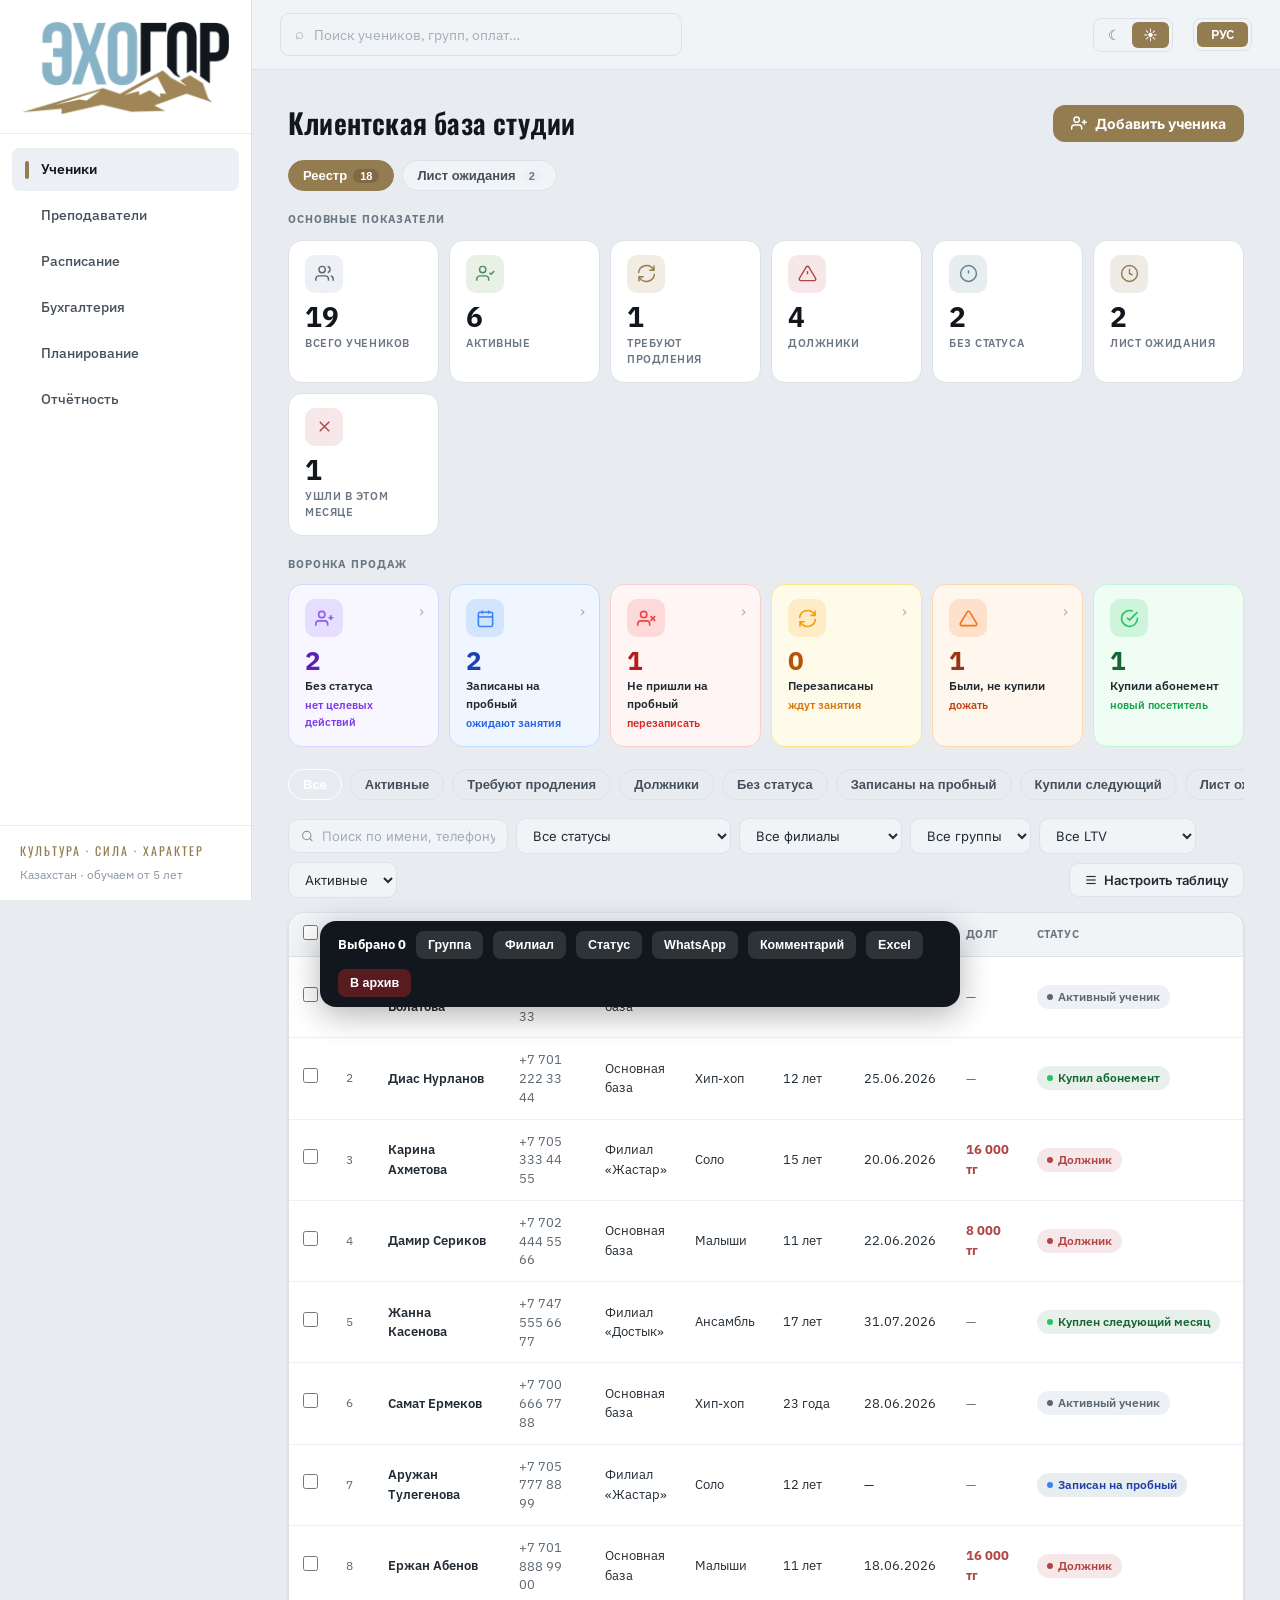
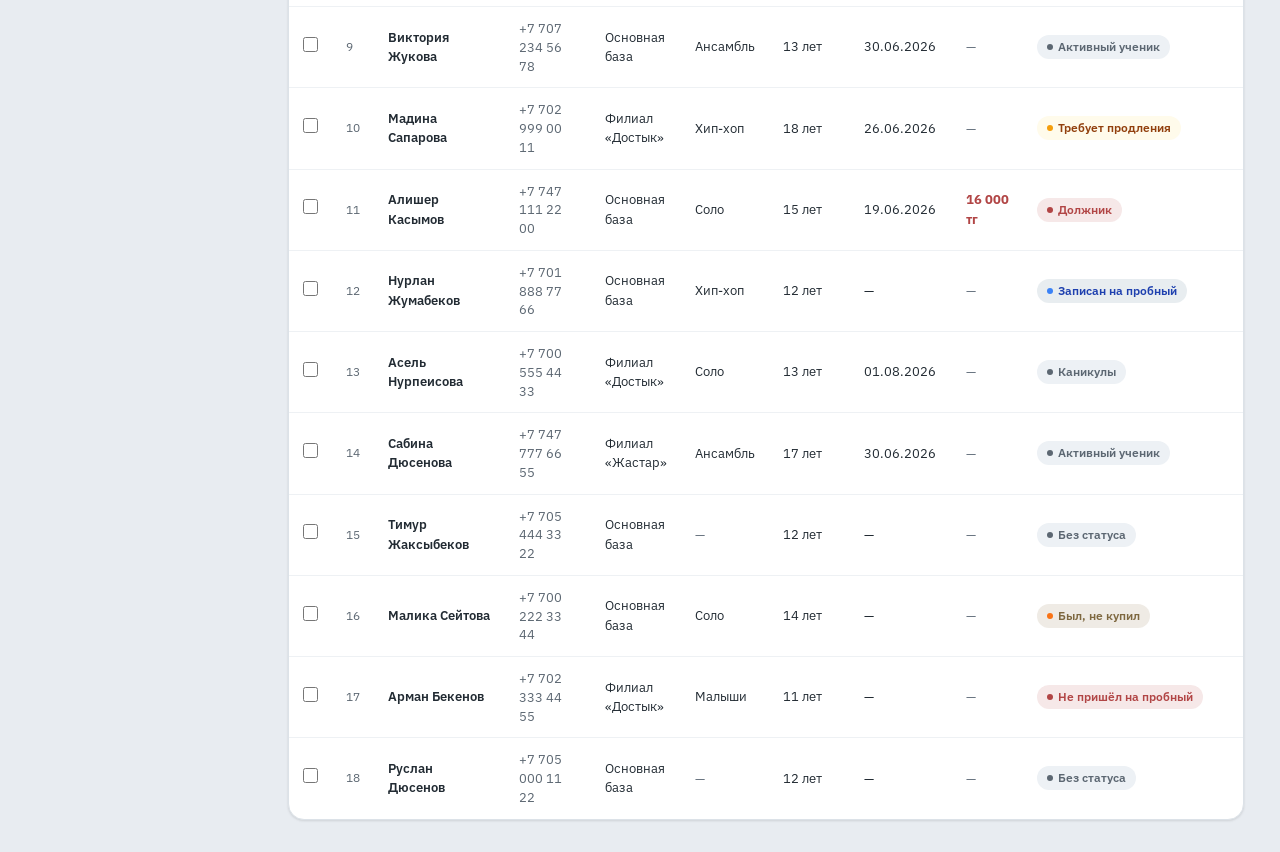
<file: index.html>
<!DOCTYPE html>
<html lang="ru">
<head>
<meta charset="UTF-8">
<meta name="viewport" content="width=device-width, initial-scale=1.0">
<title>Ученики (Итоговая версия) — СРМ С коррективами</title>
<link rel="preconnect" href="https://fonts.googleapis.com">
<link href="https://fonts.googleapis.com/css2?family=Oswald:wght@400;500;600;700&family=IBM+Plex+Sans:wght@400;500;600;700&family=Inter:wght@400;500;600;700;800&display=swap" rel="stylesheet">
<style>

/* ===== ЭХО ГОР — система тем (день/ночь) ===== */
:root, [data-theme="night"]{
  --bg:#12161A; --panel:#1A2027; --inset:#161B21; --control:#1E252D; --hover:#232D37;
  --nav-active:#222C36; --border-c:#2A333C; --border2:#232C35; --row-border:#1F272F;
  --chip:#232C35; --scrollbar:#2C353F;
  --text:#E9ECEF; --heading:#F2F4F6; --text2:#AEB6BE; --text-muted:#9AA4AE;
  --muted-c:#7E8893; --muted2:#6E7884; --faint:#5E6873;
  --gold:#BF9D5F; --gold-deep:#947C51; --blue-c:#8FB8CC; --blue-deep:#5E8194;
  --green-c:#7FB089; --red-c:#C45A5A; --on-gold:#1A2027;
  --ok-bg:rgba(127,176,137,.14); --gold-bg:rgba(191,157,95,.16);
  --red-bg2:rgba(196,90,90,.15); --blue-bg2:rgba(143,184,204,.15);
  --sh:0 1px 3px rgba(0,0,0,.3),0 1px 2px rgba(0,0,0,.2);
  --sh2:0 8px 28px rgba(0,0,0,.45);
}
[data-theme="day"]{
  --bg:#E8ECF1; --panel:#FFFFFF; --inset:#F1F4F7; --control:#F1F4F7; --hover:#EDF1F5;
  --nav-active:#ECF0F4; --border-c:#DCE2E8; --border2:#E8ECF1; --row-border:#EEF1F4;
  --chip:#EDF1F5; --scrollbar:#CCD4DD;
  --text:#222B33; --heading:#11171D; --text2:#46505B; --text-muted:#5C6772;
  --muted-c:#6B7682; --muted2:#8A95A1; --faint:#A2ADB8;
  --gold:#947C51; --gold-deep:#7E6840; --blue-c:#5E8194; --blue-deep:#3F5F73;
  --green-c:#4F8A63; --red-c:#B14545; --on-gold:#FFFFFF;
  --ok-bg:rgba(79,138,99,.13); --gold-bg:rgba(148,124,81,.15);
  --red-bg2:rgba(177,69,69,.12); --blue-bg2:rgba(94,129,148,.14);
  --sh:0 1px 3px rgba(0,0,0,.08),0 1px 2px rgba(0,0,0,.04);
  --sh2:0 4px 16px rgba(0,0,0,.1);
}
/* алиасы под существующие компоненты файла */
:root, [data-theme]{
  --white:var(--panel); --ink:var(--heading); --ink2:var(--text2); --muted:var(--muted-c);
  --border:var(--border-c);
  --amber:var(--gold); --amber-bg:var(--gold-bg); --amber-btn:var(--gold);
  --red:var(--red-c); --red-bg:var(--red-bg2); --red-border:var(--border-c);
  --green:var(--green-c); --green-bg:var(--ok-bg); --green-border:var(--border-c);
  --blue:var(--blue-c); --blue-bg:var(--blue-bg2); --blue-border:var(--border-c);
  --purple:var(--gold); --purple-bg:var(--gold-bg); --purple-border:var(--border-c);
  --orange:var(--gold-deep); --orange-bg:var(--gold-bg); --orange-border:var(--border-c);
}
h1,h2,h3,.topbar-title,.section-title{font-family:'Oswald',sans-serif !important;letter-spacing:.2px;color:var(--heading);}
*{box-sizing:border-box;margin:0;padding:0;}
body{background:var(--bg);font-family:'IBM Plex Sans','Inter',sans-serif;color:var(--text);font-size:14px;line-height:1.5;overflow-y:scroll;transition:background .3s,color .3s}

/* LAYOUT */
.layout{display:flex;min-height:100vh;}
.sidebar{width:252px;background:var(--panel);border-right:1px solid var(--border-c);padding:0;flex-shrink:0;position:sticky;top:0;height:100vh;overflow-y:auto;display:flex;flex-direction:column;}
.eg-logo-box{padding:22px 22px 18px;border-bottom:1px solid var(--border2);}
.eg-logo-box img{width:100%;display:block;}
.eg-nav{flex:1;padding:14px 12px;display:flex;flex-direction:column;gap:3px;}
.sidebar-item{display:flex;align-items:center;gap:12px;padding:11px 13px;font-size:14px;font-weight:500;color:var(--text2);cursor:pointer;border-radius:8px;transition:background .15s;text-decoration:none;position:relative;}
.sidebar-item .navbar{width:4px;height:18px;border-radius:3px;background:transparent;flex:none;}
.sidebar-item:hover{background:var(--hover);}
.sidebar-item.active{background:var(--nav-active);color:var(--heading);font-weight:600;}
.sidebar-item.active .navbar{background:var(--gold);}
.sidebar-item svg{flex-shrink:0;opacity:.85;}
.eg-values{padding:16px 20px;border-top:1px solid var(--border2);}
.eg-values .vl{font-family:'Oswald',sans-serif;font-size:12px;letter-spacing:2px;color:var(--gold);text-transform:uppercase;margin-bottom:6px;}
.eg-values .sub{font-size:12px;color:var(--muted2);line-height:1.5;}
.sidebar-section{display:none;}

.main{flex:1;overflow-x:hidden;display:flex;flex-direction:column;background:var(--bg);}

/* TOP BAR */
.topbar{background:var(--inset);border-bottom:1px solid var(--border-c);height:70px;flex:none;display:flex;align-items:center;gap:20px;padding:0 28px;}
.tb-search{flex:1;max-width:420px;display:flex;align-items:center;gap:10px;background:var(--control);border:1px solid var(--border-c);border-radius:9px;padding:9px 14px;}
.tb-search span{color:var(--faint);font-size:15px;}
.tb-search input{flex:1;background:transparent;border:none;outline:none;color:var(--text);font-family:inherit;font-size:14px;}
.tb-spacer{flex:1;}
.tb-toggle{display:flex;align-items:center;background:var(--control);border:1px solid var(--border-c);border-radius:8px;padding:3px;}
.tb-toggle div{padding:6px 11px;border-radius:6px;font-size:14px;cursor:pointer;line-height:1;color:var(--muted-c);}
.tb-toggle div.on{background:var(--gold);color:var(--on-gold);}
.tb-toggle.lang div{padding:6px 14px;font-size:13px;font-weight:600;}
.topbar-label,.topbar-title,.topbar-sub{display:none;}

/* PAGE CONTENT */
.content{padding:32px 36px;max-width:1500px;}

/* SECTION HEADER */
.section-eyebrow{display:none;}
.section-title-row{display:flex;align-items:center;justify-content:space-between;margin:0 0 16px;flex-wrap:wrap;gap:12px;}
.section-title{display:block !important;font-size:28px;font-weight:600;color:var(--heading);}
.section-sub{display:none;}

/* TABS */
.view-tabs{display:flex;gap:8px;margin-bottom:20px;}
.view-tab{display:inline-flex;align-items:center;gap:6px;padding:7px 14px;border-radius:999px;border:1.5px solid var(--border);background:var(--white);font-size:13px;font-weight:600;color:var(--ink2);cursor:pointer;transition:.15s;}
.view-tab:hover{border-color:#aaa;}
.view-tab.active{background:var(--ink);color:#fff;border-color:var(--ink);}
.view-tab .badge{background:rgba(255,255,255,.2);color:#fff;border-radius:999px;padding:1px 7px;font-size:11px;}
.view-tab:not(.active) .badge{background:var(--bg);color:var(--muted);}

/* KPI SECTION */
.kpi-label{font-size:11px;font-weight:700;text-transform:uppercase;letter-spacing:.08em;color:var(--muted);margin-bottom:12px;}
.kpi-grid{display:grid;grid-template-columns:repeat(6,1fr);gap:10px;margin-bottom:20px;}
.kpi-card{background:var(--white);border:1px solid var(--border);border-radius:14px;padding:14px 16px;cursor:pointer;transition:transform .12s,box-shadow .15s;}
.kpi-card:hover{transform:translateY(-2px);box-shadow:var(--sh2);}
.kpi-icon{width:32px;height:32px;border-radius:8px;display:flex;align-items:center;justify-content:center;margin-bottom:10px;}
.kpi-icon.gray{background:#F2F2F7;color:#636366;}
.kpi-icon.green{background:#E9F0E6;color:var(--green);}
.kpi-icon.orange{background:#F2EDE2;color:#7A6440;}
.kpi-icon.red{background:var(--red-bg);color:var(--red);}
.kpi-icon.blue{background:var(--blue-bg);color:var(--blue);}
.kpi-icon.purple{background:var(--purple-bg);color:var(--purple);}
.kpi-number{font-size:28px;font-weight:800;line-height:1;margin-bottom:4px;}
.kpi-name{font-size:11px;font-weight:600;text-transform:uppercase;letter-spacing:.05em;color:var(--muted);}

/* FUNNEL */
.funnel-grid{display:grid;grid-template-columns:repeat(6,1fr);gap:10px;margin-bottom:22px;}
.funnel-card{border-radius:14px;padding:14px 16px;cursor:pointer;border:1px solid transparent;transition:transform .12s,box-shadow .15s;position:relative;}
.funnel-card:hover{transform:translateY(-2px);box-shadow:var(--sh2);}
.funnel-card::after{content:'›';position:absolute;right:14px;top:14px;font-size:16px;opacity:.35;}
.funnel-card:last-child::after{display:none;}
.funnel-num{font-size:11px;font-weight:700;text-align:right;color:var(--muted);margin-bottom:4px;}
.funnel-icon{width:28px;height:28px;border-radius:7px;display:flex;align-items:center;justify-content:center;margin-bottom:10px;}
.funnel-value{font-size:26px;font-weight:800;line-height:1;margin-bottom:4px;}
.funnel-name{font-size:12px;font-weight:600;color:var(--ink2);margin-bottom:2px;}
.funnel-hint{font-size:11px;font-weight:600;}

.fc1{background:#F8F6FF;border-color:#DDD6FE;} .fc1 .funnel-icon{background:#EDE9FE;color:#6D28D9;} .fc1 .funnel-value{color:#5B21B6;} .fc1 .funnel-hint{color:#7C3AED;}
.fc2{background:#EFF6FF;border-color:#BFDBFE;} .fc2 .funnel-icon{background:#DBEAFE;color:#1D4ED8;} .fc2 .funnel-value{color:#1E40AF;} .fc2 .funnel-hint{color:#2563EB;}
.fc3{background:#FFF5F5;border-color:#FECACA;} .fc3 .funnel-icon{background:#FEE2E2;color:#DC2626;} .fc3 .funnel-value{color:#B91C1C;} .fc3 .funnel-hint{color:#DC2626;}
.fc4{background:#FFFBEB;border-color:#FDE68A;} .fc4 .funnel-icon{background:#FEF3C7;color:#D97706;} .fc4 .funnel-value{color:#B45309;} .fc4 .funnel-hint{color:#D97706;}
.fc5{background:#FFF7ED;border-color:#FED7AA;} .fc5 .funnel-icon{background:#FFEDD5;color:#C2410C;} .fc5 .funnel-value{color:#9A3412;} .fc5 .funnel-hint{color:#C2410C;}
.fc6{background:#F0FDF4;border-color:#BBF7D0;} .fc6 .funnel-icon{background:#DCFCE7;color:#15803D;} .fc6 .funnel-value{color:#166534;} .fc6 .funnel-hint{color:#16A34A;}

/* SEGMENTS */
.segs{display:flex;gap:8px;overflow-x:auto;padding-bottom:4px;margin-bottom:14px;}
.seg{flex:none;padding:7px 14px;border-radius:999px;border:1px solid var(--border);background:var(--white);font-size:13px;font-weight:600;color:var(--ink2);cursor:pointer;white-space:nowrap;transition:.15s;}
.seg:hover{background:var(--bg);}
.seg.active{background:var(--ink);color:#fff;border-color:var(--ink);}

/* FILTER ROW */
.filter-row{display:flex;align-items:center;gap:8px;flex-wrap:wrap;margin-bottom:14px;}
.search-box{display:flex;align-items:center;gap:8px;background:var(--white);border:1px solid var(--border);border-radius:10px;padding:8px 12px;width:220px;}
.search-box input{border:none;outline:none;font-family:'Inter';font-size:13px;width:100%;background:transparent;}
.fsel{padding:8px 12px;border:1px solid var(--border);border-radius:10px;font-family:'Inter';font-size:13px;background:var(--white);color:var(--ink);cursor:pointer;}
.fsel:focus{outline:1px solid #6D5BD0;}
.btn-customize{display:flex;align-items:center;gap:6px;padding:8px 14px;border-radius:10px;border:1px solid var(--border);background:var(--white);font-family:'Inter';font-size:13px;font-weight:600;cursor:pointer;color:var(--ink2);margin-left:auto;}
.btn-customize:hover{background:var(--bg);}

/* TABLE */
.table-wrap{background:var(--white);border:1px solid var(--border);border-radius:16px;overflow:hidden;box-shadow:var(--sh);}
.tbl-scroll{overflow-x:auto;}
table{width:100%;border-collapse:collapse;font-size:13px;min-width:900px;}
thead th{text-align:left;font-size:11px;font-weight:700;text-transform:uppercase;letter-spacing:.05em;color:var(--muted);padding:12px 14px;background:#FAFAFA;border-bottom:1px solid var(--border);white-space:nowrap;}
tbody td{padding:12px 14px;border-bottom:1px solid var(--border);vertical-align:middle;}
tbody tr:last-child td{border-bottom:none;}
tbody tr:hover td{background:#FAFAFE;cursor:pointer;}
tbody tr.sel td{background:#F5F3FF;}
.td-num{color:var(--muted);font-size:12px;}
.td-name{font-weight:600;}
.td-phone{color:var(--muted);font-size:12.5px;}
.td-debt{font-weight:700;color:var(--red);}
.td-debt.no{color:var(--muted);font-weight:400;}

/* STATUS PILLS */
.pill{display:inline-flex;align-items:center;gap:5px;padding:3px 10px;border-radius:999px;font-size:12px;font-weight:600;white-space:nowrap;}
.pill .dot{width:6px;height:6px;border-radius:50%;flex-shrink:0;}
.pill-gray{background:#F2F2F7;color:#636366;} .pill-gray .dot{background:#636366;}
.pill-blue{background:var(--blue-bg);color:#1E40AF;} .pill-blue .dot{background:#3B82F6;}
.pill-red{background:var(--red-bg);color:var(--red);} .pill-red .dot{background:var(--red);}
.pill-amber{background:#FFFBEB;color:#92400E;} .pill-amber .dot{background:#F59E0B;}
.pill-green{background:var(--green-bg);color:#166534;} .pill-green .dot{background:#22C55E;}
.pill-purple{background:var(--purple-bg);color:#5B21B6;} .pill-purple .dot{background:#8B5CF6;}
.pill-orange{background:var(--orange-bg);color:var(--orange);} .pill-orange .dot{background:#F97316;}

.ltv{display:inline-block;padding:2px 8px;border-radius:6px;font-size:11.5px;font-weight:600;background:#F2F2F7;color:#636366;}
.ltv.gold{background:#FEF3C7;color:#92400E;}

/* ROW ACTIONS */
.row-acts{display:flex;gap:4px;}
.ract{width:28px;height:28px;border-radius:8px;border:none;background:none;cursor:pointer;color:var(--muted);display:flex;align-items:center;justify-content:center;transition:.15s;}
.ract:hover{background:var(--bg);color:var(--ink);}

/* ADD BUTTON */
.btn-add{display:inline-flex;align-items:center;gap:8px;padding:10px 18px;border-radius:12px;background:var(--amber-btn);color:#fff;font-family:'Inter';font-size:14px;font-weight:700;border:none;cursor:pointer;transition:.15s;}
.btn-add:hover{filter:brightness(1.05);}

/* CHECKBOX */
input[type=checkbox]{accent-color:#6D5BD0;width:15px;height:15px;cursor:pointer;}

/* MASS BAR */
.mass-bar{position:fixed;left:50%;bottom:22px;transform:translateX(-50%) translateY(150%);background:var(--ink);color:#fff;border-radius:16px;padding:10px 18px;display:flex;align-items:center;gap:10px;box-shadow:0 8px 32px rgba(0,0,0,.3);z-index:40;transition:transform .25s;flex-wrap:wrap;max-width:94vw;}
.mass-bar.show{transform:translateX(-50%) translateY(0);}
.mass-bar .mc{font-weight:700;font-size:13px;}
.mass-bar button{background:rgba(255,255,255,.12);color:#fff;border:none;border-radius:8px;padding:7px 12px;font-size:12.5px;font-weight:600;cursor:pointer;}
.mass-bar button:hover{background:rgba(255,255,255,.2);}
.mass-bar button.danger{background:rgba(220,38,38,.35);}

/* DRAWER */
.drawer-ov{position:fixed;inset:0;background:rgba(0,0,0,.35);opacity:0;pointer-events:none;transition:opacity .2s;z-index:55;}
.drawer-ov.open{opacity:1;pointer-events:auto;}
.drawer{position:fixed;top:0;right:0;height:100%;width:420px;max-width:95vw;background:var(--white);box-shadow:-12px 0 40px rgba(0,0,0,.12);transform:translateX(100%);transition:transform .25s;z-index:56;overflow-y:auto;}
.drawer-ov.open .drawer{transform:translateX(0);}
.drawer-hd{padding:20px 22px 16px;border-bottom:1px solid var(--border);}
.drawer-hd-top{display:flex;align-items:flex-start;justify-content:space-between;margin-bottom:10px;}
.drawer-hd-name{font-size:20px;font-weight:800;}
.drawer-close{background:none;border:none;cursor:pointer;color:var(--muted);width:28px;height:28px;border-radius:50%;display:flex;align-items:center;justify-content:center;font-size:16px;}
.drawer-close:hover{background:var(--bg);}
.drawer-chips{display:flex;flex-wrap:wrap;gap:6px;}
.dchip{display:inline-flex;align-items:center;gap:5px;padding:4px 10px;border-radius:999px;border:1px solid var(--border);background:var(--bg);font-size:12px;font-weight:600;color:var(--ink2);}
.drawer-body{padding:18px 22px;}
.drawer-sec{margin-bottom:20px;}
.drawer-label{font-size:10.5px;font-weight:700;text-transform:uppercase;letter-spacing:.07em;color:var(--muted);margin-bottom:10px;display:flex;align-items:center;gap:8px;}
.drawer-label::after{content:'';flex:1;height:1px;background:var(--border);}
.drawer-acts{display:flex;gap:8px;flex-wrap:wrap;margin-bottom:14px;}
.dl{display:grid;grid-template-columns:110px 1fr;row-gap:10px;font-size:13px;}
.dl dt{color:var(--muted);} .dl dd{margin:0;font-weight:500;}

/* CONFLICT ALERT */
.conflict{background:#FFF5F5;border:1.5px solid #FECACA;border-radius:10px;padding:10px 13px;font-size:12.5px;color:var(--red);display:flex;align-items:flex-start;gap:8px;margin-bottom:10px;}
.conflict svg{flex-shrink:0;margin-top:1px;}
.conflict.warn{background:#FFFBEB;border-color:#FDE68A;color:#92400E;}

/* COMMENTS */
.dc-item{padding:9px 0;border-bottom:1px solid var(--border);font-size:13px;}
.dc-item:last-child{border-bottom:none;}
.dc-meta{font-size:11px;color:var(--muted);margin-bottom:2px;}
.dc-inp-row{display:flex;gap:7px;margin-top:10px;}
.dc-inp{flex:1;border:1px solid var(--border);border-radius:9px;padding:8px 11px;font-family:'Inter';font-size:13px;}
.dc-inp:focus{outline:2px solid #6D5BD0;border-color:transparent;}

/* STATUS CHANGE */
.status-sel{width:100%;padding:9px 11px;border:1px solid var(--border);border-radius:9px;font-family:'Inter';font-size:13px;color:var(--ink);background:var(--white);margin-bottom:10px;}

/* BTNS */
.btn{font-family:'Inter';font-size:13px;font-weight:600;padding:9px 16px;border-radius:10px;border:none;cursor:pointer;display:inline-flex;align-items:center;gap:7px;transition:.15s;}
.btn:active{transform:scale(.97);}
.btn-primary{background:linear-gradient(135deg,#6D5BD0,#FF6B5B 90%);color:#fff;}
.btn-primary:hover{filter:brightness(1.08);}
.btn-secondary{background:var(--white);color:var(--ink);border:1px solid var(--border);}
.btn-secondary:hover{background:var(--bg);}
.btn-ghost{background:var(--bg);color:var(--muted);border:1px solid var(--border);}
.btn-wait{background:var(--purple-bg);color:var(--purple);border:1px solid var(--purple-border);width:100%;justify-content:center;border-radius:9px;padding:9px;}
.btn-leave{background:var(--red-bg,#fbeaea);color:var(--red,#c0392b);border:1px solid var(--red-border,#f0c8c8);border-radius:9px;padding:9px;font-family:'Inter';font-size:13px;font-weight:600;cursor:pointer;display:flex;align-items:center;gap:6px;}
.btn-leave:hover{filter:brightness(.97);}
.btn-wait:hover{background:var(--purple);color:#fff;}

/* MODAL */
.modal-ov{position:fixed;inset:0;background:rgba(0,0,0,.4);display:flex;align-items:center;justify-content:center;padding:20px;z-index:60;opacity:0;pointer-events:none;transition:opacity .2s;}
.modal-ov.open{opacity:1;pointer-events:auto;}
.modal-box{background:var(--white);border-radius:20px;max-width:480px;width:100%;box-shadow:0 24px 60px rgba(0,0,0,.2);transform:translateY(8px);transition:transform .2s;}
.modal-ov.open .modal-box{transform:translateY(0);}
.modal-hd{padding:20px 22px 16px;border-bottom:1px solid var(--border);}
.modal-hd h3{font-size:17px;font-weight:800;}
.modal-hd p{font-size:12.5px;color:var(--muted);margin-top:3px;}
.modal-body{padding:16px 22px 0;}
.fgrid{display:grid;grid-template-columns:1fr 1fr;gap:10px;}
.fg-full{grid-column:1/-1;}
.f{display:flex;flex-direction:column;gap:4px;}
.f label{font-size:12px;font-weight:600;color:var(--muted);}
.f label .req{color:#e53e3e;}
.f input,.f select,.f textarea{width:100%;padding:9px 11px;border:1px solid var(--border);border-radius:9px;font-family:'Inter';font-size:13.5px;color:var(--ink);}
.f input:focus,.f select:focus,.f textarea:focus{outline:2px solid #6D5BD0;border-color:transparent;}
.age-hint{font-size:11.5px;color:#6D5BD0;font-weight:600;margin-top:2px;}
.radio-row{display:flex;gap:8px;margin-top:2px;}
.radio-opt{display:inline-flex;align-items:center;gap:6px;padding:7px 13px;border-radius:999px;border:1px solid var(--border);background:var(--bg);font-size:13px;cursor:pointer;font-weight:600;color:var(--muted);}
.radio-opt input{display:none;}
.radio-opt.on{background:var(--purple-bg);border-color:#8B5CF6;color:var(--purple);}
.modal-foot{padding:14px 22px 20px;display:flex;gap:8px;justify-content:flex-end;border-top:1px solid var(--border);margin-top:16px;}

/* COL CUSTOMIZER */
.col-list{display:grid;grid-template-columns:1fr 1fr;gap:8px;padding:16px 22px;}
.col-item{display:flex;align-items:center;gap:9px;padding:9px 12px;border-radius:10px;border:1px solid var(--border);background:var(--bg);font-size:13.5px;font-weight:600;cursor:pointer;}
.col-item input{accent-color:#6D5BD0;width:15px;height:15px;}
.col-item.on{background:var(--purple-bg);border-color:#8B5CF6;color:var(--purple);}

/* WAITLIST */
.pri{display:inline-flex;align-items:center;gap:5px;padding:3px 9px;border-radius:999px;font-size:11.5px;font-weight:600;}
.pri-h{background:var(--red-bg);color:var(--red);}
.pri-m{background:#FFFBEB;color:#92400E;}
.pri-l{background:var(--green-bg);color:var(--green);}

/* TOASTS */
.toasts{position:fixed;bottom:24px;right:24px;display:flex;flex-direction:column;gap:9px;z-index:70;}
.toast{padding:11px 16px;border-radius:12px;font-size:13.5px;display:flex;align-items:center;gap:8px;box-shadow:0 4px 20px rgba(0,0,0,.2);animation:tin .25s ease;max-width:340px;}
.toast.ok{background:var(--ink);color:#fff;}
.toast.err{background:var(--red);color:#fff;}
.toast.wrn{background:#92400E;color:#fff;}
@keyframes tin{from{opacity:0;transform:translateY(8px);}to{opacity:1;transform:none;}}
.toast.out{animation:tout .2s ease forwards;}
@keyframes tout{to{opacity:0;transform:translateY(8px);}}

.empty-row{padding:48px;text-align:center;color:var(--muted);}

@media(max-width:900px){.kpi-grid,.funnel-grid{grid-template-columns:repeat(3,1fr);} .sidebar{display:none;}}
@media(max-width:600px){.kpi-grid,.funnel-grid{grid-template-columns:repeat(2,1fr);}}
/* ===== ИСПРАВЛЕНИЯ КОНТРАСТА ДЛЯ ТЕМ ===== */
/* числа и заголовки — всегда читаемый цвет текста темы */
.kpi-number,.funnel-value{color:var(--heading);}
.kpi-name,.funnel-num{color:var(--muted-c);}
.funnel-name{color:var(--text);}
.td-name{color:var(--text);}
.td-num,.td-phone{color:var(--text-muted);}
/* таблица — фоны из переменных, чтобы работали обе темы */
thead th{background:var(--inset) !important;color:var(--muted-c) !important;border-bottom-color:var(--border-c) !important;}
tbody td{border-bottom-color:var(--row-border) !important;color:var(--text);}
tbody tr:hover td{background:var(--hover) !important;}
tbody tr.sel td{background:var(--nav-active) !important;}
.table-wrap{background:var(--panel);border-color:var(--border-c);}
/* активные «таблетки» — стабильный золотой фон, не зависящий от --ink */
.view-tab.active,.seg.active{background:var(--gold) !important;color:var(--on-gold) !important;border-color:var(--gold) !important;}
.view-tab.active .badge{background:rgba(0,0,0,.15);color:var(--on-gold);}
.view-tab,.seg{background:var(--control);color:var(--text2);border-color:var(--border-c);}
.view-tab:not(.active) .badge{background:var(--chip);color:var(--muted-c);}
/* поля ввода/селекты */
.search-box,.fsel,.btn-customize,.f input,.f select,.f textarea,.status-sel{background:var(--control) !important;color:var(--text) !important;border-color:var(--border-c) !important;}
.search-box input{background:transparent;color:var(--text);}
.search-box input::placeholder,.fsel::placeholder{color:var(--faint);}
/* карточки KPI */
.kpi-card{background:var(--panel);border-color:var(--border-c);}
/* кнопки строк */
.ract{color:var(--muted-c);}
.ract:hover{background:var(--hover);color:var(--heading);}
/* модалки/дровер фон */
.drawer,.modal-box{background:var(--panel);color:var(--text);}
/* добавить ученика — золотая, текст на золоте */
.btn-add{background:var(--gold);color:var(--on-gold);}
/* LTV нейтральный */
.ltv{background:var(--chip);color:var(--text-muted);}
.ltv.gold{background:var(--gold-bg);color:var(--gold);}
/* серый KPI-значок и серый pill — под тему */
.kpi-icon.gray{background:var(--chip);color:var(--text-muted);}
.pill-gray{background:var(--chip);color:var(--text-muted);} .pill-gray .dot{background:var(--text-muted);}
/* воронка: в тёмной теме приглушим яркие пастельные фоны, оставив акцентный текст */
[data-theme="night"] .fc1{background:rgba(109,40,217,.13);border-color:rgba(139,92,246,.3);}
[data-theme="night"] .fc2{background:rgba(29,78,216,.13);border-color:rgba(59,130,246,.3);}
[data-theme="night"] .fc3{background:rgba(220,38,38,.13);border-color:rgba(248,113,113,.3);}
[data-theme="night"] .fc4{background:rgba(217,119,6,.13);border-color:rgba(245,158,11,.3);}
[data-theme="night"] .fc5{background:rgba(194,65,12,.13);border-color:rgba(251,146,60,.3);}
[data-theme="night"] .fc6{background:rgba(21,128,61,.13);border-color:rgba(34,197,94,.3);}
[data-theme="night"] .funnel-card .funnel-icon{filter:brightness(1.15);}
[data-theme="night"] .fc1 .funnel-value{color:#C4B5FD;} [data-theme="night"] .fc1 .funnel-hint{color:#A78BFA;}
[data-theme="night"] .fc2 .funnel-value{color:#93C5FD;} [data-theme="night"] .fc2 .funnel-hint{color:#60A5FA;}
[data-theme="night"] .fc3 .funnel-value{color:#FCA5A5;} [data-theme="night"] .fc3 .funnel-hint{color:#F87171;}
[data-theme="night"] .fc4 .funnel-value{color:#FCD34D;} [data-theme="night"] .fc4 .funnel-hint{color:#FBBF24;}
[data-theme="night"] .fc5 .funnel-value{color:#FDBA74;} [data-theme="night"] .fc5 .funnel-hint{color:#FB923C;}
[data-theme="night"] .fc6 .funnel-value{color:#86EFAC;} [data-theme="night"] .fc6 .funnel-hint{color:#4ADE80;}
/* статус-pill в тёмной — читаемый текст */
[data-theme="night"] .pill-blue{color:#93C5FD;} [data-theme="night"] .pill-green{color:#86EFAC;}
[data-theme="night"] .pill-amber{color:#FCD34D;background:rgba(245,158,11,.15);} [data-theme="night"] .pill-purple{color:#C4B5FD;}
/* ===== ЕДИНЫЙ СТИЛЬ ИКОНОК ===== */
/* одинаковая форма и размер для всех значков */
.kpi-icon{width:38px;height:38px;border-radius:10px;}
.funnel-icon{width:38px;height:38px;border-radius:10px;}
/* KPI: фон — лёгкий оттенок акцентного цвета самой иконки, иконка в тон */
.kpi-icon{background:color-mix(in srgb, currentColor 14%, transparent);}
.kpi-icon.gray{color:var(--text-muted);}
.kpi-icon.green{color:var(--green-c);}
.kpi-icon.orange{color:var(--gold);}
.kpi-icon.red{color:var(--red-c);}
.kpi-icon.blue{color:var(--blue-c);}
.kpi-icon.purple{color:var(--gold);}
/* в тёмной теме фон значка — затемнённый оттенок, а не белёсый */
[data-theme="night"] .kpi-icon{background:color-mix(in srgb, currentColor 22%, #1A2027);}
[data-theme="night"] .funnel-icon{background:color-mix(in srgb, currentColor 26%, #161B21) !important;}
/* воронка: иконка наследует акцент карточки, фон — оттенок того же цвета */
.funnel-icon{background:color-mix(in srgb, currentColor 16%, transparent) !important;}
.fc1 .funnel-icon{color:#8B5CF6 !important;}
.fc2 .funnel-icon{color:#3B82F6 !important;}
.fc3 .funnel-icon{color:#EF4444 !important;}
.fc4 .funnel-icon{color:#F59E0B !important;}
.fc5 .funnel-icon{color:#F97316 !important;}
.fc6 .funnel-icon{color:#22C55E !important;}
.kpi-icon svg,.funnel-icon svg{width:19px;height:19px;}
.funnel-num{display:none;}
  /* ===== ФИНАЛЬНАЯ ДОЗАЧИСТКА КОНТРАСТА (все вкладки) ===== */
  /* любые заголовки внутри карточек/модалок — читаемы */
  .card h1,.card h2,.card h3,.card h4,.panel h3,.box h3,.sheet h2,.sheet h3,.modal h2,.modal h3,
  .drawer h2,.drawer h3,h2,h3,h4{color:var(--heading) !important}
  /* модалки целиком под тему: оверлей, тело, шапка */
  .overlay,.modal-overlay,.backdrop{background:rgba(8,11,15,.62) !important}
  .sheet,.modal,.modal-box,.drawer,.dialog,.popup,.sheet-body,.modal-body{background:var(--panel) !important;color:var(--text) !important}
  .sheet-head,.modal-head,.drawer-head,.dialog-head{background:var(--inset) !important;border-bottom:1px solid var(--border-c) !important}
  .sheet-head h2,.modal-head h2,.drawer-head h2{color:var(--heading) !important}
  .close,.modal-close,.sheet-close{background:var(--control) !important;color:var(--text-muted) !important}
  /* карточки счетов и любые светлые подложки */
  .acc,.account-card,.subcard,.inner-card,.tile,.kpi,.stat,.mini,.cell-card,.list-card,.lesson,.event{background:var(--inset) !important;border-color:var(--border-c) !important}
  .acc .nm,.acc .bal,.account-card .nm,.account-card .bal{color:var(--heading) !important}
  /* поля ввода и метки в модалках */
  .field label,.form label,label{color:var(--muted-c) !important}
  .field input,.field select,.field textarea,.form input,.form select,.form textarea,input,select,textarea{background:var(--control) !important;color:var(--text) !important;border-color:var(--border-c) !important}
  input::placeholder,textarea::placeholder{color:var(--faint) !important}
  /* hero/баннер/summary светлые подложки -> золотая тема */
  .sal-hero,.hero,.month-hero,#tomBanner,.tom-banner,.ai-box,.summary-box,.notice,.banner,.fine-summary,.sum-box{background:var(--gold-bg) !important;border-color:var(--gold-c) !important}
  .sal-hero *,.hero *,.ai-box *,.summary-box *,.banner *,.fine-summary *{color:var(--text)}
  .sal-hero b,.hero b,.ai-box b,.summary-box b,.banner b,.fine-summary b,
  .sal-hero .nm,.hero .nm,.ai-box .nm,.fine-summary .big,.sum-box .big{color:var(--heading) !important}
  .ai-box .ttl,.summary-box .ttl{color:var(--heading) !important}
  /* крупные суммы/числа на любой подложке */
  .big,.amount,.sum-val,.total,.fine-amount,.v,.val,.num{color:var(--heading) !important}
  /* строки списков под тему */
  .row,.drow,.item-row,.list-row,.lrow{border-color:var(--row-border) !important;color:var(--text)}
  .row:hover,.drow:hover,.list-row:hover{background:var(--hover) !important}
  /* любой захардкоженный белый фон внутри контента */
  .eg-content [style*="background:#fff"],.eg-content [style*="background:#FFF"]{background:var(--panel) !important}
  /* ===== КОНТРОЛЫ ПОД ТЕМУ (кнопки/селекты/таблетки/поля) ===== */
  .btn-ghost,.icn-btn,.nav-week button,.date-pill,.modes,.seg,.vtab,
  .mode-btn,.view-mode,.tab,.pill-btn,.colcfg-btn,.btn-customize,.btn-sm,
  select,.fsel,.search,.search-box,.f input,.f select,
  .field input,.field select,.field textarea,
  input[type=text],input[type=search],input[type=number],input[type=date],textarea{
    background:var(--control) !important;color:var(--text) !important;border-color:var(--border-c) !important;
  }
  .modes,.seg-wrap,.tabs,.vtabs{background:var(--inset) !important}
  /* активные таблетки/режимы — золотой акцент */
  .modes .active,.mode-btn.active,.view-mode.active,.seg.active,.vtab.active,.tab.active,
  .modes button.on,.seg.on{background:var(--gold-c) !important;color:var(--on-gold) !important;border-color:var(--gold-c) !important}
  /* неактивные таблетки в группе */
  .modes button,.seg,.vtab,.tab{color:var(--text2) !important;background:transparent !important}
  .modes button.active,.vtab.active,.seg.active,.tab.active{background:var(--gold-c) !important;color:var(--on-gold) !important}
  /* поля поиска с иконкой */
  .search,.search-box,.ops-search,.eg-search{background:var(--control) !important;border-color:var(--border-c) !important}
  .search input,.search-box input,.ops-search input{background:transparent !important;color:var(--text) !important}
  input::placeholder,textarea::placeholder{color:var(--faint) !important}
  /* «Сбросить» и вторичные белые кнопки */
  .btn-sm,.reset-btn,.btn-reset{background:var(--control) !important;color:var(--text) !important;border-color:var(--border-c) !important}
  /* заголовки внутри карточек/секций */
  .card h3,.panel h3,.box h3,.sec-title,.block-title,.list-title{color:var(--heading) !important}
  /* итоговая строка (Найдено/Доходы/Расходы/Сальдо) */
  .ops-summary,.summary-row,.totals{color:var(--text-muted) !important}
  .ops-summary b,.summary-row b{color:var(--heading) !important}
  .ops-summary .in{color:var(--green-c) !important}.ops-summary .out{color:var(--red-c) !important}
  /* select со стрелками (нативные) — тёмный фон в тёмной теме */
  [data-theme="night"] select{background-color:#1E252D !important;color:#E9ECEF !important}
</style>
</head>
<body data-theme="day">
<div class="layout">

<!-- SIDEBAR -->
<aside class="sidebar">
  <div class="eg-logo-box"><img id="egLogo" src="logo-day.png" alt="Эхо Гор"></div>
  <nav class="eg-nav">
    <a href="index.html" class="sidebar-item active"><span class="navbar"></span>Ученики</a>
    <a href="pages/teachers-echo-gor.html" class="sidebar-item"><span class="navbar"></span>Преподаватели</a>
    <a href="pages/schedule-echo-gor.html" class="sidebar-item"><span class="navbar"></span>Расписание</a>
    <a href="pages/accounting-echo-gor.html" class="sidebar-item"><span class="navbar"></span>Бухгалтерия</a>
      <a href="pages/planning-echo-gor.html" class="sidebar-item"><span class="navbar"></span>Планирование</a>
      <a href="pages/reports-echo-gor.html" class="sidebar-item"><span class="navbar"></span>Отчётность</a>
  </nav>
  <div class="eg-values">
    <div class="vl">Культура · Сила · Характер</div>
    <div class="sub">Казахстан · обучаем от 5 лет</div>
  </div>
</aside>

<!-- MAIN -->
<div class="main">

  <!-- TOP BAR -->
  <div class="topbar">
    <div class="tb-search"><span>⌕</span><input placeholder="Поиск учеников, групп, оплат…"></div>
    <div class="tb-spacer"></div>
    <div class="tb-toggle" id="themeToggle">
      <div onclick="setTheme('night')" title="Ночная тема">☾</div>
      <div class="on" onclick="setTheme('day')" title="Дневная тема">☀</div>
    </div>
    <div class="tb-toggle lang" id="langToggle"><div class="on">РУС</div></div>
  </div>

  <!-- CONTENT -->
  <div class="content">

    <!-- SECTION HEADER -->
    <div class="section-eyebrow">Ученики</div>
    <div class="section-title-row">
      <div>
        <div class="section-title">Клиентская база студии</div>
        <div class="section-sub">Продления, долги, LTV-сегменты, коммуникации, лист ожидания и массовые действия.</div>
      </div>
      <button class="btn-add" onclick="openModal('addStudent')">
        <svg width="16" height="16" viewBox="0 0 24 24" fill="none" stroke="currentColor" stroke-width="2.2" stroke-linecap="round" stroke-linejoin="round"><path d="M16 21v-2a4 4 0 00-4-4H5a4 4 0 00-4 4v2"/><circle cx="8.5" cy="7" r="4"/><line x1="20" y1="8" x2="20" y2="14"/><line x1="23" y1="11" x2="17" y2="11"/></svg>
        Добавить ученика
      </button>
    </div>

    <!-- VIEW TABS -->
    <div class="view-tabs">
      <button class="view-tab active" onclick="showView('registry')">Реестр <span class="badge" id="tabBadge1">0</span></button>
      <button class="view-tab" onclick="showView('waitlist')">Лист ожидания <span class="badge" id="tabBadge2">0</span></button>
    </div>

    <!-- REGISTRY VIEW -->
    <div id="view-registry">

      <!-- KPI -->
      <div class="kpi-label">Основные показатели</div>
      <div class="kpi-grid" id="kpiGrid"></div>

      <!-- FUNNEL -->
      <div class="kpi-label">Воронка продаж</div>
      <div class="funnel-grid" id="funnelGrid"></div>

      <!-- SEGMENTS -->
      <div class="segs" id="segsRow"></div>

      <!-- FILTER ROW -->
      <div class="filter-row">
        <div class="search-box">
          <svg width="14" height="14" viewBox="0 0 24 24" fill="none" stroke="#8A8A8E" stroke-width="2" stroke-linecap="round" stroke-linejoin="round"><circle cx="11" cy="11" r="8"/><line x1="21" y1="21" x2="16.65" y2="16.65"/></svg>
          <input type="text" id="searchInp" placeholder="Поиск по имени, телефону…" oninput="applyFilters()">
        </div>
        <select class="fsel" id="fStatus" onchange="applyFilters()">
          <option value="all">Все статусы</option>
          <option value="no_status">Без статуса</option>
          <option value="trial_scheduled">Записан на пробный</option>
          <option value="trial_missed">Не пришёл на пробный</option>
          <option value="trial_rescheduled">Перезаписан</option>
          <option value="trial_no_buy">Был, не купил</option>
          <option value="bought">Купил абонемент</option>
          <option value="active">Активный ученик</option>
          <option value="renewal_needed">Требует продления</option>
          <option value="debt">Должник</option>
          <option value="next_month">Куплен следующий месяц</option>
          <option value="waitlist">Лист ожидания</option>
          <option value="vacation">Каникулы</option>
          <option value="left">Ушедший</option>
        </select>
        <select class="fsel" id="fBranch" onchange="applyFilters()">
          <option value="all">Все филиалы</option>
          <option>Основная база</option>
          <option>Филиал «Жастар»</option>
          <option>Филиал «Достык»</option>
        </select>
        <select class="fsel" id="fGroup" onchange="applyFilters()">
          <option value="all">Все группы</option>
          <option>Ансамбль</option><option>Соло</option><option>Хип-хоп</option><option>Малыши</option>
        </select>
        <select class="fsel" id="fLtv" onchange="applyFilters()">
          <option value="all">Все LTV</option>
          <option>Новый</option><option>Адаптация</option><option>Постоянный</option>
          <option>Лояльный</option><option>Ядро студии</option><option>Легенда Эхо Гор</option>
        </select>
        <select class="fsel" id="fArch" onchange="applyFilters()">
          <option value="active">Активные</option>
          <option value="archive">Архив</option>
          <option value="all">Все</option>
        </select>
        <button class="btn-customize" onclick="openModal('colCustomizer')">
          <svg width="14" height="14" viewBox="0 0 24 24" fill="none" stroke="currentColor" stroke-width="2"><line x1="4" y1="6" x2="20" y2="6"/><line x1="4" y1="12" x2="20" y2="12"/><line x1="4" y1="18" x2="20" y2="18"/></svg>
          Настроить таблицу
        </button>
      </div>

      <!-- TABLE -->
      <div class="table-wrap">
        <div class="tbl-scroll">
          <table>
            <thead id="tHead"></thead>
            <tbody id="tBody"></tbody>
          </table>
        </div>
        <div class="empty-row" id="emptyRow" style="display:none;">Никого не найдено по текущим фильтрам</div>
      </div>
    </div>

    <!-- WAITLIST VIEW -->
    <div id="view-waitlist" style="display:none;">
      <div class="table-wrap">
        <div class="tbl-scroll">
          <table>
            <thead><tr><th>#</th><th>Имя и фамилия</th><th>Телефон</th><th>Пол</th><th>Возраст</th><th>Филиал</th><th>Группа</th><th>В очереди с</th><th>Ожидание</th><th>Приоритет</th><th>Комментарий</th><th>Действия</th></tr></thead>
            <tbody id="wlBody"></tbody>
          </table>
        </div>
        <div class="empty-row" id="wlEmpty" style="display:none;">Лист ожидания пуст</div>
      </div>
    </div>

  </div><!-- /content -->
</div><!-- /main -->
</div><!-- /layout -->

<!-- MASS BAR -->
<div class="mass-bar" id="massBar">
  <span class="mc" id="massCnt">Выбрано 0</span>
  <button onclick="openModal('massGroup')">Группа</button>
  <button onclick="openModal('massBranch')">Филиал</button>
  <button onclick="openModal('massStatus')">Статус</button>
  <button onclick="massWa()">WhatsApp</button>
  <button onclick="massComment()">Комментарий</button>
  <button onclick="massExport()">Excel</button>
  <button class="danger" onclick="massArchive()">В архив</button>
</div>

<!-- DRAWER -->
<div class="drawer-ov" id="drawerOv" onclick="if(event.target===this)closeDrawer()">
  <div class="drawer" id="drawer"></div>
</div>

<!-- ADD STUDENT MODAL -->
<div class="modal-ov" id="modal-addStudent">
  <div class="modal-box">
    <div class="modal-hd"><h3>Новый ученик</h3><p>Статус «Без статуса» · После сохранения откроется карточка</p></div>
    <div class="modal-body">
      <div class="fgrid">
        <div class="f"><label>Имя <span class="req">*</span></label><input type="text" id="nFirst" placeholder="Айгерим"></div>
        <div class="f"><label>Фамилия <span class="req">*</span></label><input type="text" id="nLast" placeholder="Болатова"></div>
        <div class="f"><label>Телефон <span class="req">*</span></label><input type="tel" id="nPhone" placeholder="+7 707 …"></div>
        <div class="f"><label>Дата рождения</label><input type="date" id="nDob" oninput="calcAge()"><div class="age-hint" id="ageHint"></div></div>
        <div class="f fg-full"><label>Пол</label>
          <div class="radio-row">
            <label class="radio-opt on" id="rF"><input type="radio" name="gender" value="female" checked> Женский</label>
            <label class="radio-opt" id="rM"><input type="radio" name="gender" value="male"> Мужской</label>
          </div>
        </div>
        <div class="f"><label>Филиал <span class="req">*</span></label><select id="nBranch"><option>Основная база</option><option>Филиал «Жастар»</option><option>Филиал «Достык»</option></select></div>
        <div class="f"><label>Группа</label><select id="nGroup"><option value="">— не выбрана —</option><option>Ансамбль</option><option>Соло</option><option>Хип-хоп</option><option>Малыши</option></select></div>
        <div class="f"><label>Источник</label><select id="nSource"><option>Instagram</option><option>WhatsApp</option><option>TikTok</option><option>Google</option><option>2GIS</option><option>Рекомендация</option><option>Повторный клиент</option><option>Другое</option></select></div>
        <div class="f"><label>Имя родителя</label><input type="text" id="nParent" placeholder="Жанна"></div>
        <div class="f fg-full"><label>Комментарий</label><textarea id="nComment" rows="2" placeholder="Любые заметки…"></textarea></div>
      </div>
    </div>
    <div class="modal-foot">
      <button class="btn btn-ghost" onclick="closeModal('addStudent')">Отмена</button>
      <button class="btn btn-primary" onclick="saveNewStudent()">Сохранить и открыть карточку →</button>
    </div>
  </div>
</div>

<!-- COL CUSTOMIZER -->
<div class="modal-ov" id="modal-colCustomizer">
  <div class="modal-box" style="max-width:420px;">
    <div class="modal-hd"><h3>Настроить таблицу</h3><p>Включите нужные столбцы</p></div>
    <div class="col-list" id="colList"></div>
    <div class="modal-foot"><button class="btn btn-ghost" onclick="closeModal('colCustomizer')">Отмена</button><button class="btn btn-primary" onclick="applyColSettings()">Применить</button></div>
  </div>
</div>

<!-- MASS MODALS -->
<div class="modal-ov" id="modal-massGroup"><div class="modal-box" style="max-width:340px;"><div class="modal-hd"><h3>Перевести в группу</h3></div><div class="modal-body"><div class="f"><label>Группа</label><select id="mg-g"><option>Ансамбль</option><option>Соло</option><option>Хип-хоп</option><option>Малыши</option></select></div></div><div class="modal-foot"><button class="btn btn-ghost" onclick="closeModal('massGroup')">Отмена</button><button class="btn btn-primary" onclick="doMassGroup()">Перевести</button></div></div></div>
<div class="modal-ov" id="modal-massBranch"><div class="modal-box" style="max-width:340px;"><div class="modal-hd"><h3>Сменить филиал</h3></div><div class="modal-body"><div class="f"><label>Филиал</label><select id="mg-b"><option>Основная база</option><option>Филиал «Жастар»</option><option>Филиал «Достык»</option></select></div></div><div class="modal-foot"><button class="btn btn-ghost" onclick="closeModal('massBranch')">Отмена</button><button class="btn btn-primary" onclick="doMassBranch()">Сохранить</button></div></div></div>
<div class="modal-ov" id="modal-massStatus">
  <div class="modal-box" style="max-width:340px;">
    <div class="modal-hd"><h3>Изменить статус</h3></div>
    <div class="modal-body"><div class="f"><label>Новый статус</label><select id="mg-s"><option value="no_status">Без статуса</option><option value="trial_scheduled">Записан на пробный</option><option value="trial_missed">Не пришёл на пробный</option><option value="trial_rescheduled">Перезаписан</option><option value="trial_no_buy">Был, не купил</option><option value="bought">Купил абонемент</option><option value="active">Активный ученик</option><option value="renewal_needed">Требует продления</option><option value="debt">Должник</option><option value="next_month">Куплен следующий месяц</option><option value="vacation">Каникулы</option><option value="left">Ушедший</option></select></div></div>
    <div class="modal-foot"><button class="btn btn-ghost" onclick="closeModal('massStatus')">Отмена</button><button class="btn btn-primary" onclick="doMassStatus()">Применить</button></div>
  </div>
</div>

<div class="toasts" id="toasts"></div>

<script>
// ===== КОНФИГ СТАТУСОВ =====
const SC = {
  no_status:         {label:'Без статуса',            cls:'pill-gray'},
  trial_scheduled:   {label:'Записан на пробный',     cls:'pill-blue'},
  trial_missed:      {label:'Не пришёл на пробный',   cls:'pill-red'},
  trial_rescheduled: {label:'Перезаписан',             cls:'pill-amber'},
  trial_no_buy:      {label:'Был, не купил',           cls:'pill-orange'},
  bought:            {label:'Купил абонемент',         cls:'pill-green'},
  active:            {label:'Активный ученик',         cls:'pill-gray'},
  renewal_needed:    {label:'Требует продления',       cls:'pill-amber'},
  debt:              {label:'Должник',                 cls:'pill-red'},
  next_month:        {label:'Куплен следующий месяц', cls:'pill-green'},
  waitlist:          {label:'Лист ожидания',           cls:'pill-purple'},
  vacation:          {label:'Каникулы',                cls:'pill-gray'},
  left:              {label:'Ушедший',                 cls:'pill-gray'},
};

// ===== ДАННЫЕ =====
let students = [
  {id:1,  first:'Айгерим',  last:'Болатова',   phone:'+7 707 111 22 33', gender:'female', dob:'2012-03-15', branch:'Основная база',  group:'Ансамбль', dur:14, end:'30.06.2026', debt:0,     status:'active',          archived:false, source:'Instagram',       parent:'Жанна',  comments:[]},
  {id:2,  first:'Диас',     last:'Нурланов',   phone:'+7 701 222 33 44', gender:'male',   dob:'2013-07-22', branch:'Основная база',  group:'Хип-хоп',  dur:2,  end:'25.06.2026', debt:0,     status:'bought',          archived:false, source:'TikTok',          parent:'',       comments:[]},
  {id:3,  first:'Карина',   last:'Ахметова',   phone:'+7 705 333 44 55', gender:'female', dob:'2010-11-08', branch:'Филиал «Жастар»', group:'Соло',     dur:8,  end:'20.06.2026', debt:16000, status:'debt',            archived:false, source:'Рекомендация',    parent:'Алма',   comments:[]},
  {id:4,  first:'Дамир',    last:'Сериков',    phone:'+7 702 444 55 66', gender:'male',   dob:'2015-04-01', branch:'Основная база',  group:'Малыши',   dur:5,  end:'22.06.2026', debt:8000,  status:'debt',            archived:false, source:'Google',          parent:'Айнур',  comments:[]},
  {id:5,  first:'Жанна',    last:'Касенова',   phone:'+7 747 555 66 77', gender:'female', dob:'2008-09-30', branch:'Филиал «Достык»', group:'Ансамбль', dur:45, end:'31.07.2026', debt:0,     status:'next_month',      archived:false, source:'Instagram',       parent:'',       comments:[]},
  {id:6,  first:'Самат',    last:'Ермеков',    phone:'+7 700 666 77 88', gender:'male',   dob:'2003-02-14', branch:'Основная база',  group:'Хип-хоп',  dur:62, end:'28.06.2026', debt:0,     status:'active',          archived:false, source:'2GIS',            parent:'',       comments:[]},
  {id:7,  first:'Аружан',   last:'Тулегенова', phone:'+7 705 777 88 99', gender:'female', dob:'2014-06-12', branch:'Филиал «Жастар»', group:'Соло',     dur:1,  end:null,         debt:0,     status:'trial_scheduled', archived:false, source:'WhatsApp',        parent:'Бота',   comments:[]},
  {id:8,  first:'Ержан',    last:'Абенов',     phone:'+7 701 888 99 00', gender:'male',   dob:'2014-08-05', branch:'Основная база',  group:'Малыши',   dur:9,  end:'18.06.2026', debt:16000, status:'debt',            archived:false, source:'Рекомендация',    parent:'Асем',   comments:[]},
  {id:9,  first:'Виктория', last:'Жукова',     phone:'+7 707 234 56 78', gender:'female', dob:'2013-03-15', branch:'Основная база',  group:'Ансамбль', dur:22, end:'30.06.2026', debt:0,     status:'active',          archived:false, source:'Instagram',       parent:'Жанна Жукова', comments:[]},
  {id:10, first:'Мадина',   last:'Сапарова',   phone:'+7 702 999 00 11', gender:'female', dob:'2007-12-20', branch:'Филиал «Достык»', group:'Хип-хоп',  dur:4,  end:'26.06.2026', debt:0,     status:'renewal_needed',  archived:false, source:'Повторный клиент',parent:'',       comments:[]},
  {id:11, first:'Алишер',   last:'Касымов',    phone:'+7 747 111 22 00', gender:'male',   dob:'2011-05-18', branch:'Основная база',  group:'Соло',     dur:3,  end:'19.06.2026', debt:16000, status:'debt',            archived:false, source:'Google',          parent:'Дина',   comments:[]},
  {id:12, first:'Нурлан',   last:'Жумабеков',  phone:'+7 701 888 77 66', gender:'male',   dob:'2014-01-25', branch:'Основная база',  group:'Хип-хоп',  dur:0,  end:null,         debt:0,     status:'trial_scheduled', archived:false, source:'2GIS',            parent:'Серик',  comments:[]},
  {id:13, first:'Асель',    last:'Нурпеисова', phone:'+7 700 555 44 33', gender:'female', dob:'2012-11-20', branch:'Филиал «Достык»', group:'Соло',     dur:11, end:'01.08.2026', debt:0,     status:'vacation',        archived:false, source:'Instagram',       parent:'',       comments:[]},
  {id:14, first:'Сабина',   last:'Дюсенова',   phone:'+7 747 777 66 55', gender:'female', dob:'2009-04-12', branch:'Филиал «Жастар»', group:'Ансамбль', dur:30, end:'30.06.2026', debt:0,     status:'active',          archived:false, source:'Рекомендация',    parent:'',       comments:[]},
  {id:15, first:'Бекзат',   last:'Оспанов',    phone:'+7 702 666 55 44', gender:'male',   dob:'2009-10-03', branch:'Основная база',  group:'Хип-хоп',  dur:6,  end:null,         debt:0,     status:'left',            archived:true,  source:'TikTok',          parent:'',       comments:[]},
  {id:16, first:'Тимур',    last:'Жаксыбеков', phone:'+7 705 444 33 22', gender:'male',   dob:'2014-03-10', branch:'Основная база',  group:'',         dur:0,  end:null,         debt:0,     status:'no_status',       archived:false, source:'Instagram',       parent:'',       comments:[]},
  {id:17, first:'Малика',   last:'Сейтова',    phone:'+7 700 222 33 44', gender:'female', dob:'2012-06-18', branch:'Основная база',  group:'Соло',     dur:0,  end:null,         debt:0,     status:'trial_no_buy',    archived:false, source:'Instagram',       parent:'',       comments:[]},
  {id:18, first:'Арман',    last:'Бекенов',    phone:'+7 702 333 44 55', gender:'male',   dob:'2015-02-22', branch:'Филиал «Достык»', group:'Малыши',   dur:0,  end:null,         debt:0,     status:'trial_missed',    archived:false, source:'TikTok',          parent:'Нуржан', comments:[]},
  {id:19, first:'Руслан',   last:'Дюсенов',    phone:'+7 705 000 11 22', gender:'male',   dob:'2013-09-05', branch:'Основная база',  group:'',         dur:0,  end:null,         debt:0,     status:'no_status',       archived:false, source:'Другое',          parent:'',       comments:[]},
];

let waitlist = [
  {id:101,first:'Камила', last:'Ахатова',    phone:'+7 705 999 88 77', gender:'female', dob:'2015-07-07', branch:'Филиал «Достык»', group:'Малыши',   since:'2026-05-01', comment:''},
  {id:102,first:'Гульнара',last:'Ержанова',  phone:'+7 701 222 11 00', gender:'female', dob:'2013-04-14', branch:'Основная база',  group:'Ансамбль', since:'2026-06-15', comment:'Хочет в пятницу'},
];

let selected = new Set();
let activeSeg = 'all';

// ===== ХЕЛПЕРЫ =====
const TODAY = new Date(2026,5,22);
const pad = n => String(n).padStart(2,'0');
const fmtMoney = n => n.toLocaleString('ru-RU')+' тг';
const fullName = s => s.first+' '+s.last;
function calcAgeYears(dob){
  if(!dob) return null;
  const d=new Date(dob); let age=TODAY.getFullYear()-d.getFullYear();
  if(TODAY.getMonth()-d.getMonth()<0||(TODAY.getMonth()===d.getMonth()&&TODAY.getDate()<d.getDate())) age--;
  return age;
}
function ageLabel(y){
  if(y===null) return '—';
  const m=y%10,c=y%100;
  if(m===1&&c!==11) return y+' год';
  if(m>=2&&m<=4&&!(c>=12&&c<=14)) return y+' года';
  return y+' лет';
}
function ltvSeg(m){
  if(m<3) return 'Новый'; if(m<6) return 'Адаптация'; if(m<12) return 'Постоянный';
  if(m<36) return 'Лояльный'; if(m<60) return 'Ядро студии'; return 'Легенда Эхо Гор';
}
function daysSince(iso){return Math.round((TODAY-new Date(iso))/86400000);}
function priLabel(d){return d>=30?{l:'Высокий',c:'pri-h'}:d>=7?{l:'Средний',c:'pri-m'}:{l:'Низкий',c:'pri-l'};}

// ===== КОНФЛИКТЫ =====
function conflict(s, action){
  if(action==='add_waitlist' && ['active','next_month','bought'].includes(s.status))
    return 'У ученика уже есть активный абонемент. Добавление в лист ожидания невозможно.';
  if(action==='sell_sub' && s.archived)
    return 'Ученик находится в архиве. Сначала восстановите ученика.';
  if(action==='sell_sub' && s.status==='next_month')
    return 'На выбранный период у ученика уже есть оплаченный абонемент.';
  if(action==='mark' && s.status==='waitlist')
    return 'Ученик в листе ожидания и не закреплён за активной группой.';
  if(action==='sell_group' && !s.group)
    return 'Для продажи группового абонемента необходимо выбрать группу.';
  return null;
}

// ===== СЕГМЕНТЫ =====
const SEGS = [
  {k:'all',             l:'Все',                p:s=>true},
  {k:'active',          l:'Активные',           p:s=>['active','bought','next_month','renewal_needed'].includes(s.status)},
  {k:'renewal_needed',  l:'Требуют продления',  p:s=>s.status==='renewal_needed'},
  {k:'debt',            l:'Должники',           p:s=>s.debt>0||s.status==='debt'},
  {k:'no_status',       l:'Без статуса',        p:s=>s.status==='no_status'},
  {k:'trial_scheduled', l:'Записаны на пробный',p:s=>s.status==='trial_scheduled'},
  {k:'next_month',      l:'Купили следующий',   p:s=>s.status==='next_month'},
  {k:'waitlist',        l:'Лист ожидания',      p:s=>s.status==='waitlist'},
  {k:'vacation',        l:'Каникулы',           p:s=>s.status==='vacation'},
  {k:'vacation',        l:'Вернувшиеся',        p:s=>s.status==='trial_rescheduled'},
  {k:'left',            l:'Ушедшие',            p:s=>s.archived},
];

function archPass(s){const v=document.getElementById('fArch').value;if(v==='active')return!s.archived;if(v==='archive')return s.archived;return true;}

function computeFiltered(){
  const def=SEGS.find(d=>d.k===activeSeg)||SEGS[0];
  const fSt=document.getElementById('fStatus').value;
  const fBr=document.getElementById('fBranch').value;
  const fGr=document.getElementById('fGroup').value;
  const fLtv=document.getElementById('fLtv').value;
  const q=document.getElementById('searchInp').value.trim().toLowerCase();
  return students.filter(s=>{
    // если явно фильтруем по статусу «Ушедший» — не прячем их архив-фильтром
    if(fSt!=='left'&&!archPass(s)) return false;
    if(!def.p(s)) return false;
    if(fSt!=='all'&&s.status!==fSt) return false;
    if(fBr!=='all'&&s.branch!==fBr) return false;
    if(fGr!=='all'&&s.group!==fGr) return false;
    if(fLtv!=='all'&&ltvSeg(s.dur)!==fLtv) return false;
    if(q&&!([s.first,s.last,s.phone,s.parent,s.group].join(' ').toLowerCase().includes(q))) return false;
    return true;
  });
}

// ===== KPI =====
/* Ушедшие в текущем месяце (по дате отметки ухода leftDate).
   Если даты нет — считаем по статусу 'left' (на случай ручной смены статуса). */
function leftThisMonth(){
  const now=new Date();
  const y=now.getFullYear(), m=now.getMonth();
  return students.filter(function(s){
    if(s.status!=='left')return false;
    if(s.leftDate){
      const d=new Date(s.leftDate);
      return d.getFullYear()===y && d.getMonth()===m;
    }
    return true; // ушёл, но дата не указана — показываем
  });
}
function renderKPI(){
  const na=students.filter(s=>!s.archived);
  const items=[
    {icon:`<svg width="16" height="16" viewBox="0 0 24 24" fill="none" stroke="currentColor" stroke-width="1.8"><path d="M17 21v-2a4 4 0 00-4-4H5a4 4 0 00-4 4v2"/><circle cx="9" cy="7" r="4"/><path d="M23 21v-2a4 4 0 00-3-3.87M16 3.13a4 4 0 010 7.75"/></svg>`, ic:'gray', n:students.length, l:'Всего учеников', seg:'all'},
    {icon:`<svg width="16" height="16" viewBox="0 0 24 24" fill="none" stroke="currentColor" stroke-width="1.8"><path d="M16 21v-2a4 4 0 00-4-4H5a4 4 0 00-4 4v2"/><circle cx="8.5" cy="7" r="4"/><polyline points="17 11 19 13 23 9"/></svg>`, ic:'green', n:na.filter(s=>['active','bought','next_month'].includes(s.status)).length, l:'Активные', seg:'active'},
    {icon:`<svg width="16" height="16" viewBox="0 0 24 24" fill="none" stroke="currentColor" stroke-width="1.8"><path d="M21.5 2v6h-6M2.5 22v-6h6M2 11.5a10 10 0 0118.8-4.3M22 12.5a10 10 0 01-18.8 4.2"/></svg>`, ic:'orange', n:na.filter(s=>s.status==='renewal_needed').length, l:'Требуют продления', seg:'renewal_needed'},
    {icon:`<svg width="16" height="16" viewBox="0 0 24 24" fill="none" stroke="currentColor" stroke-width="1.8"><path d="M10.29 3.86L1.82 18a2 2 0 001.71 3h16.94a2 2 0 001.71-3L13.71 3.86a2 2 0 00-3.42 0z"/><line x1="12" y1="9" x2="12" y2="13"/><line x1="12" y1="17" x2="12.01" y2="17"/></svg>`, ic:'red', n:na.filter(s=>s.debt>0||s.status==='debt').length, l:'Должники', seg:'debt'},
    {icon:`<svg width="16" height="16" viewBox="0 0 24 24" fill="none" stroke="currentColor" stroke-width="1.8"><circle cx="12" cy="12" r="10"/><line x1="12" y1="8" x2="12" y2="12"/><line x1="12" y1="16" x2="12.01" y2="16"/></svg>`, ic:'blue', n:na.filter(s=>s.status==='no_status').length, l:'Без статуса', seg:'no_status'},
    {icon:`<svg width="16" height="16" viewBox="0 0 24 24" fill="none" stroke="currentColor" stroke-width="1.8"><circle cx="12" cy="12" r="10"/><polyline points="12 6 12 12 16 14"/></svg>`, ic:'purple', n:waitlist.length, l:'Лист ожидания', seg:'waitlist'},
    {icon:`<svg width="16" height="16" viewBox="0 0 24 24" fill="none" stroke="currentColor" stroke-width="1.8"><path d="M18 6L6 18M6 6l12 12"/></svg>`, ic:'red', n:leftThisMonth().length, l:'Ушли в этом месяце', seg:'left'},
  ];
  document.getElementById('kpiGrid').innerHTML=items.map(i=>`
    <div class="kpi-card" onclick="filterBySeg('${i.seg}')">
      <div class="kpi-icon ${i.ic}">${i.icon}</div>
      <div class="kpi-number">${i.n}</div>
      <div class="kpi-name">${i.l}</div>
    </div>`).join('');
}

// ===== FUNNEL =====
function renderFunnel(){
  const na=students.filter(s=>!s.archived);
  const steps=[
    {k:'no_status',         l:'Без статуса',         hint:'нет целевых действий', n:1},
    {k:'trial_scheduled',   l:'Записаны на пробный', hint:'ожидают занятия',     n:2},
    {k:'trial_missed',      l:'Не пришли на пробный',hint:'перезаписать',        n:3},
    {k:'trial_rescheduled', l:'Перезаписаны',        hint:'ждут занятия',        n:4},
    {k:'trial_no_buy',      l:'Были, не купили',     hint:'дожать',              n:5},
    {k:'bought',            l:'Купили абонемент',    hint:'новый посетитель',    n:6},
  ];
  const hintCls=['fc1','fc2','fc3','fc4','fc5','fc6'];
  const icons=[
    `<svg width="14" height="14" viewBox="0 0 24 24" fill="none" stroke="currentColor" stroke-width="2"><path d="M16 21v-2a4 4 0 00-4-4H5a4 4 0 00-4 4v2"/><circle cx="8.5" cy="7" r="4"/><line x1="20" y1="8" x2="20" y2="14"/><line x1="23" y1="11" x2="17" y2="11"/></svg>`,
    `<svg width="14" height="14" viewBox="0 0 24 24" fill="none" stroke="currentColor" stroke-width="2"><rect x="3" y="4" width="18" height="18" rx="2"/><line x1="16" y1="2" x2="16" y2="6"/><line x1="8" y1="2" x2="8" y2="6"/><line x1="3" y1="10" x2="21" y2="10"/></svg>`,
    `<svg width="14" height="14" viewBox="0 0 24 24" fill="none" stroke="currentColor" stroke-width="2"><path d="M16 21v-2a4 4 0 00-4-4H5a4 4 0 00-4 4v2"/><circle cx="8.5" cy="7" r="4"/><line x1="23" y1="9" x2="17" y2="15"/><line x1="17" y1="9" x2="23" y2="15"/></svg>`,
    `<svg width="14" height="14" viewBox="0 0 24 24" fill="none" stroke="currentColor" stroke-width="2"><path d="M21.5 2v6h-6M2.5 22v-6h6M2 11.5a10 10 0 0118.8-4.3M22 12.5a10 10 0 01-18.8 4.2"/></svg>`,
    `<svg width="14" height="14" viewBox="0 0 24 24" fill="none" stroke="currentColor" stroke-width="2"><path d="M10.29 3.86L1.82 18a2 2 0 001.71 3h16.94a2 2 0 001.71-3L13.71 3.86a2 2 0 00-3.42 0z"/></svg>`,
    `<svg width="14" height="14" viewBox="0 0 24 24" fill="none" stroke="currentColor" stroke-width="2"><path d="M22 11.08V12a10 10 0 11-5.93-9.14"/><polyline points="22 4 12 14.01 9 11.01"/></svg>`,
  ];
  document.getElementById('funnelGrid').innerHTML=steps.map((st,i)=>`
    <div class="funnel-card ${hintCls[i]}" onclick="filterBySeg('${st.k}')">
      <div class="funnel-num">${st.n}</div>
      <div class="funnel-icon">${icons[i]}</div>
      <div class="funnel-value">${na.filter(s=>s.status===st.k).length}</div>
      <div class="funnel-name">${st.l}</div>
      <div class="funnel-hint">${st.hint}</div>
    </div>`).join('');
}

function filterBySeg(key){
  activeSeg=key;
  const fSt=document.getElementById('fStatus');
  if(SC[key]) fSt.value=key; else fSt.value='all';
  // ушедшие архивны — чтобы они показались, снимаем фильтр «только активные»
  if(key==='left'){
    const fArch=document.getElementById('fArch');
    if(fArch)fArch.value='archive';
  }
  renderSegs();renderTable();
  document.getElementById('view-registry').scrollIntoView({behavior:'smooth',block:'start'});
}

// ===== SEGMENTS =====
const SEG_LIST=[
  {k:'all',l:'Все'},
  {k:'active',l:'Активные'},
  {k:'renewal_needed',l:'Требуют продления'},
  {k:'debt',l:'Должники'},
  {k:'no_status',l:'Без статуса'},
  {k:'trial_scheduled',l:'Записаны на пробный'},
  {k:'next_month',l:'Купили следующий'},
  {k:'waitlist',l:'Лист ожидания'},
  {k:'vacation',l:'Каникулы'},
  {k:'left',l:'Ушедшие'},
];
function renderSegs(){
  document.getElementById('segsRow').innerHTML=SEG_LIST.map(s=>`
    <button class="seg ${activeSeg===s.k?'active':''}" onclick="filterBySeg('${s.k}')">${s.l}</button>`).join('');
}

// ===== COLUMNS =====
const ALL_COLS=[
  {k:'num',   l:'№',                always:true},
  {k:'name',  l:'Имя и фамилия',   always:true},
  {k:'phone', l:'Телефон'},
  {k:'branch',l:'Филиал'},
  {k:'group', l:'Группа'},
  {k:'age',   l:'Возраст'},
  {k:'gender',l:'Пол'},
  {k:'dur',   l:'Стаж'},
  {k:'end',   l:'Окончание'},
  {k:'debt',  l:'Долг'},
  {k:'ltv',   l:'LTV'},
  {k:'source',l:'Источник'},
  {k:'status',l:'Статус'},
  {k:'actions',l:'Действия',always:true},
];
let visCols=new Set(['num','name','phone','branch','group','age','end','debt','status','actions']);

function renderTableHead(){
  const cols=ALL_COLS.filter(c=>c.always||visCols.has(c.k));
  document.getElementById('tHead').innerHTML=
    `<tr><th><input type="checkbox" id="selAll" onchange="toggleAll(this.checked)"></th>`+
    cols.map(c=>`<th>${c.l}</th>`).join('')+`</tr>`;
}

function renderTable(){
  renderTableHead();
  const rows=computeFiltered();
  document.getElementById('emptyRow').style.display=rows.length?'none':'block';
  const cols=ALL_COLS.filter(c=>c.always||visCols.has(c.k));
  let idx=0;
  document.getElementById('tBody').innerHTML=rows.map(s=>{
    idx++;
    const cfg=SC[s.status]||SC.no_status;
    const age=calcAgeYears(s.dob);
    const ltv=ltvSeg(s.dur);
    const ltvG=ltv==='Ядро студии'||ltv==='Легенда Эхо Гор';
    const cells=cols.map(c=>{
      switch(c.k){
        case 'num':    return `<td class="td-num">${idx}</td>`;
        case 'name':   return `<td class="td-name">${fullName(s)}</td>`;
        case 'phone':  return `<td class="td-phone">${s.phone}</td>`;
        case 'branch': return `<td>${s.branch}</td>`;
        case 'group':  return `<td>${s.group||'<span style="color:var(--muted)">—</span>'}</td>`;
        case 'age':    return `<td>${ageLabel(age)}</td>`;
        case 'gender': return `<td>${s.gender==='female'?'Ж':'М'}</td>`;
        case 'dur':    return `<td>${s.dur} мес.</td>`;
        case 'end':    return `<td>${s.end||'—'}</td>`;
        case 'debt':   return `<td class="td-debt ${s.debt?'':'no'}">${s.debt?fmtMoney(s.debt):'—'}</td>`;
        case 'ltv':    return `<td><span class="ltv ${ltvG?'gold':''}">${ltv}</span></td>`;
        case 'source': return `<td>${s.source||'—'}</td>`;
        case 'status': return `<td><span class="pill ${cfg.cls}"><span class="dot"></span>${cfg.label}</span></td>`;
        case 'actions':return `<td onclick="event.stopPropagation()"><div class="row-acts">
          <button class="ract" title="Позвонить" onclick="window.open('tel:${s.phone.replace(/\s/g,'')}')"><svg width="13" height="13" viewBox="0 0 24 24" fill="none" stroke="currentColor" stroke-width="2"><path d="M22 16.92v3a2 2 0 01-2.18 2 19.79 19.79 0 01-8.63-3.07 19.5 19.5 0 01-6-6 19.79 19.79 0 01-3.07-8.67A2 2 0 014.11 2h3a2 2 0 012 1.72c.127.96.362 1.903.7 2.81a2 2 0 01-.45 2.11L8.09 9.91a16 16 0 006 6l1.27-1.27a2 2 0 012.11-.45c.907.338 1.85.573 2.81.7A2 2 0 0122 16.92z"/></svg></button>
          <button class="ract" title="WhatsApp" onclick="event.stopPropagation();toast('WhatsApp: ${fullName(s)}','ok')"><svg width="13" height="13" viewBox="0 0 24 24" fill="none" stroke="currentColor" stroke-width="2"><path d="M21 11.5a8.38 8.38 0 01-.9 3.8 8.5 8.5 0 01-7.6 4.7 8.38 8.38 0 01-3.8-.9L3 21l1.9-5.7a8.38 8.38 0 01-.9-3.8 8.5 8.5 0 014.7-7.6 8.38 8.38 0 013.8-.9h.5a8.48 8.48 0 018 8v.5z"/></svg></button>
          <button class="ract" title="Telegram" onclick="event.stopPropagation();toast('Telegram: ${fullName(s)}','ok')"><svg width="13" height="13" viewBox="0 0 24 24" fill="none" stroke="currentColor" stroke-width="2"><line x1="22" y1="2" x2="11" y2="13"/><polygon points="22 2 15 22 11 13 2 9 22 2"/></svg></button>
          <button class="ract" title="Открыть карточку" onclick="event.stopPropagation();openDrawer(${s.id})"><svg width="13" height="13" viewBox="0 0 24 24" fill="none" stroke="currentColor" stroke-width="2"><path d="M1 12s4-8 11-8 11 8 11 8-4 8-11 8-11-8-11-8z"/><circle cx="12" cy="12" r="3"/></svg></button>
        </div></td>`;
        default: return '<td>—</td>';
      }
    }).join('');
    return `<tr class="row ${selected.has(s.id)?'sel':''}" onclick="openDrawer(${s.id})">
      <td onclick="event.stopPropagation()"><input type="checkbox" ${selected.has(s.id)?'checked':''} onchange="toggleSel(${s.id},this.checked)"></td>
      ${cells}</tr>`;
  }).join('');
  const selAll=document.getElementById('selAll');
  if(selAll) selAll.checked=rows.length>0&&rows.every(r=>selected.has(r.id));
  renderMassBar();
}

// ===== DRAWER =====
let dSid=null;
function openDrawer(id){dSid=id;renderDrawer();document.getElementById('drawerOv').classList.add('open');}
function closeDrawer(){document.getElementById('drawerOv').classList.remove('open');}
function renderDrawer(){
  const s=students.find(x=>x.id===dSid);if(!s) return;
  const cfg=SC[s.status]||SC.no_status;
  const age=calcAgeYears(s.dob);
  const c1=conflict(s,'add_waitlist');
  const c2=conflict(s,'sell_sub');
  const c3=conflict(s,'sell_group');
  const c4=conflict(s,'mark');
  document.getElementById('drawer').innerHTML=`
    <div class="drawer-hd">
      <div class="drawer-hd-top">
        <div class="drawer-hd-name">${fullName(s)}</div>
        <button class="drawer-close" onclick="closeDrawer()">✕</button>
      </div>
      <div class="drawer-chips">
        <span class="pill ${cfg.cls}"><span class="dot"></span>${cfg.label}</span>
        ${s.group?`<span class="dchip">${s.group}</span>`:'<span class="dchip" style="color:var(--muted)">Без группы</span>'}
        <span class="dchip">${s.branch}</span>
        ${age!==null?`<span class="dchip">${ageLabel(age)}</span>`:''}
      </div>
    </div>
    <div class="drawer-body">
      <div class="drawer-sec">
        <div class="drawer-acts">
          <button class="btn btn-secondary" style="font-size:12px;padding:7px 12px">☎ Позвонить</button>
          <button class="btn btn-secondary" style="font-size:12px;padding:7px 12px" onclick="toast('WhatsApp: ${fullName(s)}','ok')">WhatsApp</button>
          <button class="btn btn-secondary" style="font-size:12px;padding:7px 12px" onclick="toast('Telegram: ${fullName(s)}','ok')">Telegram</button>
        </div>
        <div class="dl">
          <dt>Телефон</dt><dd>${s.phone}</dd>
          <dt>Пол</dt><dd>${s.gender==='female'?'Женский':'Мужской'}</dd>
          ${s.dob?`<dt>Дата рождения</dt><dd>${s.dob.split('-').reverse().join('.')}${age!==null?' ('+ageLabel(age)+')':''}</dd>`:''}
          ${s.parent?`<dt>Родитель</dt><dd>${s.parent}</dd>`:''}
          <dt>Источник</dt><dd>${s.source||'—'}</dd>
          <dt>Стаж</dt><dd>${s.dur} мес. · ${ltvSeg(s.dur)}</dd>
          ${s.end?`<dt>Окончание</dt><dd>${s.end}</dd>`:''}
          ${s.debt?`<dt>Долг</dt><dd style="color:var(--red);font-weight:700">${fmtMoney(s.debt)}</dd>`:''}
        </div>
      </div>

      <div class="drawer-sec">
        <div class="drawer-label">Действия</div>
        ${c2?`<div class="conflict">${warnIcon()}${c2}</div>`:''}
        ${c3?`<div class="conflict warn">${warnIcon()}${c3}</div>`:''}
        ${c4?`<div class="conflict">${warnIcon()}${c4}</div>`:''}
        <button class="btn btn-primary" style="width:100%;justify-content:center;margin-bottom:8px;${c2?'opacity:.5;cursor:not-allowed':''}"
          onclick="${c2?`toast('${c2.replace(/'/g,"\\'")}','err')`:`toast('Открываем окно продажи…','ok')`}">
          + Продать абонемент
        </button>
        ${c1
          ?`<div class="conflict warn" style="margin-top:0">${warnIcon()}${c1}</div>`
          :`<button class="btn btn-wait" onclick="addToWaitlist(${s.id})">+ Добавить в лист ожидания</button>`}
      </div>

      <div class="drawer-sec">
        <div class="drawer-label">Изменить статус</div>
        <select class="status-sel" onchange="changeStatus(${s.id},this.value)">
          ${Object.entries(SC).map(([k,v])=>`<option value="${k}" ${s.status===k?'selected':''}>${v.label}</option>`).join('')}
        </select>
      </div>

      <div class="drawer-sec">
        <div class="drawer-label">Отметить уход</div>
        ${s.status==='left'
          ? `<div class="conflict" style="background:var(--bg);color:var(--ink2)">${warnIcon()}Ученик отмечен как ушедший${s.leftReason?` · причина: <b>${s.leftReason}</b>`:''}${s.leftDate?` · ${s.leftDate.split('-').reverse().join('.')}`:''}
               <button class="btn btn-secondary" style="margin-left:auto;font-size:12px;padding:5px 10px" onclick="undoLeft(${s.id})">Вернуть</button></div>`
          : `<button class="btn btn-leave" style="width:100%;justify-content:center" onclick="toggleLeaveForm()">↪ Отметить как ушедшего</button>
             <div id="leaveForm" style="display:none;margin-top:10px">
               <select id="leaveReason" class="status-sel" style="margin-bottom:8px">
                 ${REFUSAL_REASONS.map(r=>`<option value="${r}">${r}</option>`).join('')}
               </select>
               <input type="date" id="leaveDate" class="dc-inp" style="width:100%;margin-bottom:8px" value="${new Date().toISOString().slice(0,10)}">
               <input class="dc-inp" id="leaveComment" placeholder="Комментарий администратора (необязательно)" style="width:100%;margin-bottom:8px">
               <button class="btn btn-primary" style="width:100%;justify-content:center" onclick="markLeft(${s.id})">Подтвердить уход</button>
             </div>`}
      </div>

      <div class="drawer-sec">
        <div class="drawer-label">Комментарии</div>
        <div id="dcList">${s.comments.length?s.comments.map(c=>`<div class="dc-item"><div class="dc-meta">${c.date}</div>${c.text}</div>`).join(''):'<div style="color:var(--muted);font-size:13px;padding:6px 0">Пока нет комментариев</div>'}</div>
        <div class="dc-inp-row">
          <input class="dc-inp" id="dcInp" placeholder="Добавить комментарий…" onkeydown="if(event.key==='Enter')addComment()">
          <button class="btn btn-primary" style="padding:8px 13px;font-size:12px" onclick="addComment()">+</button>
        </div>
      </div>
    </div>`;
}
function warnIcon(){return`<svg width="14" height="14" viewBox="0 0 24 24" fill="none" stroke="currentColor" stroke-width="2" style="flex-shrink:0;margin-top:1px"><path d="M10.29 3.86L1.82 18a2 2 0 001.71 3h16.94a2 2 0 001.71-3L13.71 3.86a2 2 0 00-3.42 0z"/><line x1="12" y1="9" x2="12" y2="13"/><line x1="12" y1="17" x2="12.01" y2="17"/></svg>`;}
function addComment(){
  const s=students.find(x=>x.id===dSid);if(!s) return;
  const inp=document.getElementById('dcInp');const t=inp.value.trim();if(!t) return;
  s.comments.unshift({date:`${pad(TODAY.getDate())}.${pad(TODAY.getMonth()+1)}.${TODAY.getFullYear()}`,text:t});
  inp.value='';renderDrawer();
}
function changeStatus(id,v){
  const s=students.find(x=>x.id===id);if(!s) return;
  s.status=v;if(v==='left')s.archived=true;
  renderKPI();renderFunnel();renderTable();renderDrawer();
  toast(`Статус: ${SC[v]?.label}`,'ok');
}

/* ===== ОТМЕТКА УХОДА (попадает в отчёт об оттоке) ===== */
const REFUSAL_REASONS=['Неудобное расписание','Дорого','Далеко','Не понравилось','Переезд','Здоровье','Другое'];
function toggleLeaveForm(){
  const f=document.getElementById('leaveForm');
  if(f)f.style.display=f.style.display==='none'?'block':'none';
}
function markLeft(id){
  const s=students.find(x=>x.id===id);if(!s) return;
  const reason=document.getElementById('leaveReason').value;
  const date=document.getElementById('leaveDate').value||new Date().toISOString().slice(0,10);
  const comment=document.getElementById('leaveComment').value.trim();
  s.status='left'; s.archived=true;
  s.leftReason=reason; s.leftDate=date; s.leftComment=comment;
  saveChurn(s);
  renderKPI();renderFunnel();renderTable();renderDrawer();
  toast(`${fullName(s)} отмечен как ушедший · ${reason}`,'ok');
}
function undoLeft(id){
  const s=students.find(x=>x.id===id);if(!s) return;
  s.status='active'; s.archived=false;
  removeChurn(s);
  delete s.leftReason; delete s.leftDate; delete s.leftComment;
  renderKPI();renderFunnel();renderTable();renderDrawer();
  toast(`${fullName(s)} возвращён в активные`,'ok');
}
/* Сохраняем уход в localStorage в формате, который читает модуль «Отчётность»
   (раздел «Пробные и отказы» → история отказов). TODO: при базе — в Supabase. */
function saveChurn(s){
  try{
    const key='churn:list';
    let list=JSON.parse(localStorage.getItem(key)||'[]');
    list=list.filter(x=>x.id!==s.id); // без дублей
    list.unshift({id:s.id, name:fullName(s), phone:s.phone||'', branch:s.branch, group:s.group||'',
      reason:s.leftReason, date:s.leftDate, comment:s.leftComment||''});
    localStorage.setItem(key,JSON.stringify(list));
  }catch(e){}
}
function removeChurn(s){
  try{
    const key='churn:list';
    let list=JSON.parse(localStorage.getItem(key)||'[]');
    list=list.filter(x=>x.id!==s.id);
    localStorage.setItem(key,JSON.stringify(list));
  }catch(e){}
}
function addToWaitlist(sid){
  const s=students.find(x=>x.id===sid);if(!s) return;
  const c=conflict(s,'add_waitlist');if(c){toast(c,'err');return;}
  if(waitlist.find(w=>w.id===sid)){toast(`${fullName(s)} уже в листе ожидания`,'wrn');return;}
  waitlist.unshift({id:s.id,first:s.first,last:s.last,phone:s.phone,gender:s.gender,dob:s.dob,branch:s.branch,group:s.group||'',since:TODAY.toISOString().slice(0,10),comment:''});
  s.status='waitlist';
  renderKPI();renderFunnel();renderTable();renderDrawer();closeDrawer();
  updateTabBadges();
  toast(`${fullName(s)} добавлен в лист ожидания`,'ok');
}

// ===== WAITLIST =====
function renderWaitlist(){
  const wlE=document.getElementById('wlEmpty');
  const wlB=document.getElementById('wlBody');
  wlE.style.display=waitlist.length?'none':'block';
  wlB.innerHTML=waitlist.map((w,i)=>{
    const age=calcAgeYears(w.dob);
    const d=daysSince(w.since);
    const p=priLabel(d);
    return `<tr>
      <td class="td-num">${i+1}</td>
      <td class="td-name">${w.first} ${w.last}</td>
      <td class="td-phone">${w.phone}</td>
      <td>${w.gender==='female'?'Ж':'М'}</td>
      <td>${ageLabel(age)}</td>
      <td>${w.branch}</td>
      <td>${w.group||'—'}</td>
      <td>${w.since.split('-').reverse().join('.')}</td>
      <td>${d} дн.</td>
      <td><span class="pri ${p.c}">${p.l}</span></td>
      <td style="font-size:12px;color:var(--muted);max-width:120px;white-space:normal">${w.comment||'—'}</td>
      <td><div class="row-acts">
        <button class="ract" onclick="toast('Звоним ${w.first}','ok')"><svg width="13" height="13" viewBox="0 0 24 24" fill="none" stroke="currentColor" stroke-width="2"><path d="M22 16.92v3a2 2 0 01-2.18 2 19.79 19.79 0 01-8.63-3.07 19.5 19.5 0 01-6-6 19.79 19.79 0 01-3.07-8.67A2 2 0 014.11 2h3a2 2 0 012 1.72c.127.96.362 1.903.7 2.81a2 2 0 01-.45 2.11L8.09 9.91a16 16 0 006 6l1.27-1.27a2 2 0 012.11-.45c.907.338 1.85.573 2.81.7A2 2 0 0122 16.92z"/></svg></button>
        <button class="ract" onclick="toast('WhatsApp: ${w.first} ${w.last}','ok')"><svg width="13" height="13" viewBox="0 0 24 24" fill="none" stroke="currentColor" stroke-width="2"><path d="M21 11.5a8.38 8.38 0 01-.9 3.8 8.5 8.5 0 01-7.6 4.7 8.38 8.38 0 01-3.8-.9L3 21l1.9-5.7a8.38 8.38 0 01-.9-3.8 8.5 8.5 0 014.7-7.6 8.38 8.38 0 013.8-.9h.5a8.48 8.48 0 018 8v.5z"/></svg></button>
        <button class="ract" style="color:var(--green)" onclick="enrollWl(${w.id})"><svg width="13" height="13" viewBox="0 0 24 24" fill="none" stroke="currentColor" stroke-width="2"><path d="M16 21v-2a4 4 0 00-4-4H5a4 4 0 00-4 4v2"/><circle cx="8.5" cy="7" r="4"/><line x1="20" y1="8" x2="20" y2="14"/><line x1="23" y1="11" x2="17" y2="11"/></svg></button>
        <button class="ract" style="color:var(--red)" onclick="removeWl(${w.id})"><svg width="13" height="13" viewBox="0 0 24 24" fill="none" stroke="currentColor" stroke-width="2"><line x1="18" y1="6" x2="6" y2="18"/><line x1="6" y1="6" x2="18" y2="18"/></svg></button>
      </div></td>
    </tr>`;
  }).join('');
}
function enrollWl(wid){
  const w=waitlist.find(x=>x.id===wid);if(!w) return;
  waitlist=waitlist.filter(x=>x.id!==wid);
  const s=students.find(x=>x.id===wid);if(s){s.status='trial_scheduled';}
  renderWaitlist();renderKPI();renderFunnel();renderTable();updateTabBadges();
  toast(`${w.first} ${w.last} записан в группу`,'ok');
}
function removeWl(wid){waitlist=waitlist.filter(x=>x.id!==wid);renderWaitlist();updateTabBadges();toast('Удалён из листа','ok');}

// ===== ADD STUDENT =====
function calcAge(){
  const dob=document.getElementById('nDob').value;const h=document.getElementById('ageHint');
  if(!dob){h.textContent='';return;}
  const d=new Date(dob);let a=TODAY.getFullYear()-d.getFullYear();
  if(TODAY.getMonth()-d.getMonth()<0||(TODAY.getMonth()===d.getMonth()&&TODAY.getDate()<d.getDate())) a--;
  h.textContent=a>=0?ageLabel(a):'';
}
function saveNewStudent(){
  const first=document.getElementById('nFirst').value.trim();
  const last=document.getElementById('nLast').value.trim();
  const phone=document.getElementById('nPhone').value.trim();
  const branch=document.getElementById('nBranch').value;
  if(!first||!last||!phone){toast('Заполните: Имя, Фамилия, Телефон','err');return;}
  const gender=document.querySelector('input[name="gender"]:checked')?.value||'female';
  const id=Date.now();
  students.push({id,first,last,phone,gender,dob:document.getElementById('nDob').value||null,
    branch,group:document.getElementById('nGroup').value,dur:0,end:null,debt:0,status:'no_status',
    archived:false,source:document.getElementById('nSource').value,
    parent:document.getElementById('nParent').value.trim(),comments:[]});
  closeModal('addStudent');
  renderKPI();renderFunnel();renderTable();updateTabBadges();
  setTimeout(()=>openDrawer(id),200);
  toast('Ученик создан — статус «Без статуса»','ok');
  ['nFirst','nLast','nPhone','nDob','nParent','nComment'].forEach(k=>{const e=document.getElementById(k);if(e)e.value='';});
  document.getElementById('ageHint').textContent='';
}

// ===== COL CUSTOMIZER =====
function openColCustomizer(){
  document.getElementById('colList').innerHTML=ALL_COLS.filter(c=>!c.always).map(c=>`
    <label class="col-item ${visCols.has(c.k)?'on':''}" onclick="toggleCI(this,'${c.k}')">
      <input type="checkbox" ${visCols.has(c.k)?'checked':''} onchange="void(0)">${c.l}
    </label>`).join('');
}
function toggleCI(el,k){el.classList.toggle('on');el.querySelector('input').checked=el.classList.contains('on');}
function applyColSettings(){
  visCols=new Set(Array.from(document.querySelectorAll('#colList .col-item.on')).map(el=>el.getAttribute('onclick').match(/'(\w+)'/)[1]));
  visCols.add('actions');closeModal('colCustomizer');renderTable();toast('Таблица обновлена','ok');
}

// ===== SELECT / MASS =====
function toggleSel(id,c){if(c)selected.add(id);else selected.delete(id);renderTable();}
function toggleAll(c){computeFiltered().forEach(s=>c?selected.add(s.id):selected.delete(s.id));renderTable();}
function renderMassBar(){
  const b=document.getElementById('massBar');b.classList.toggle('show',selected.size>0);
  document.getElementById('massCnt').textContent=`Выбрано ${selected.size}`;
}
function doMassGroup(){const g=document.getElementById('mg-g').value;students.forEach(s=>{if(selected.has(s.id))s.group=g;});closeModal('massGroup');renderTable();toast(`Группа → ${g}`,'ok');}
function doMassBranch(){const b=document.getElementById('mg-b').value;students.forEach(s=>{if(selected.has(s.id))s.branch=b;});closeModal('massBranch');renderTable();toast(`Филиал → ${b}`,'ok');}
function doMassStatus(){const v=document.getElementById('mg-s').value;students.forEach(s=>{if(selected.has(s.id)){s.status=v;if(v==='left')s.archived=true;}});closeModal('massStatus');renderKPI();renderFunnel();renderTable();toast(`Статус изменён у ${selected.size} уч.`,'ok');}
function massWa(){if(!selected.size)return;toast(`WhatsApp → ${selected.size} ученикам`,'ok');}
function massComment(){if(!selected.size)return;const t=prompt('Комментарий:');if(!t)return;const d=`${pad(TODAY.getDate())}.${pad(TODAY.getMonth()+1)}.${TODAY.getFullYear()}`;students.forEach(s=>{if(selected.has(s.id))s.comments.unshift({date:d,text:t});});toast(`Добавлено ${selected.size} уч.`,'ok');}
function massExport(){if(!selected.size)return;const rows=students.filter(s=>selected.has(s.id));const h=['Имя','Фамилия','Телефон','Статус'];const lines=[h.join(';'),...rows.map(s=>[s.first,s.last,s.phone,SC[s.status]?.label].join(';'))];const blob=new Blob(['\uFEFF'+lines.join('\n')],{type:'text/csv;charset=utf-8;'});const a=document.createElement('a');a.href=URL.createObjectURL(blob);a.download='ученики.csv';a.click();toast(`Выгружено ${rows.length} уч.`,'ok');}
function massArchive(){if(!selected.size)return;const n=selected.size;students.forEach(s=>{if(selected.has(s.id)){s.archived=true;s.status='left';}});selected.clear();renderKPI();renderFunnel();renderTable();toast(`${n} уч. в архиве`,'ok');}

// ===== VIEWS =====
function showView(v){
  document.getElementById('view-registry').style.display=v==='registry'?'':'none';
  document.getElementById('view-waitlist').style.display=v==='waitlist'?'':'none';
  document.querySelectorAll('.view-tab').forEach((t,i)=>t.classList.toggle('active',['registry','waitlist'][i]===v));
  if(v==='waitlist') renderWaitlist();
}
function updateTabBadges(){
  document.getElementById('tabBadge1').textContent=students.filter(s=>!s.archived).length;
  document.getElementById('tabBadge2').textContent=waitlist.length;
}

// ===== MODAL =====
function openModal(name){
  if(name==='colCustomizer') openColCustomizer();
  document.getElementById('modal-'+name).classList.add('open');
}
function closeModal(name){document.getElementById('modal-'+name).classList.remove('open');}

// ===== FILTERS =====
function applyFilters(){renderTable();}

// ===== TOAST =====
function toast(msg,type='ok'){
  const c=document.getElementById('toasts');const el=document.createElement('div');
  el.className='toast '+type;el.textContent=msg;c.appendChild(el);
  setTimeout(()=>{el.classList.add('out');setTimeout(()=>el.remove(),200);},(type==='err'?5000:3200));
}

// Radio
document.addEventListener('change',e=>{
  if(e.target.name==='gender'){
    document.querySelectorAll('.radio-opt').forEach(l=>l.classList.remove('on'));
    e.target.parentElement.classList.add('on');
  }
});

// INIT
renderKPI();renderFunnel();renderSegs();renderTable();updateTabBadges();
</script>
<script>
(function(){
  var DAY='logo-day.png';
  var NIGHT='logo-night.png';
  window.setTheme=function(t){
    try{localStorage.setItem('eg-theme',t);}catch(e){}
    applyTheme(t);
  };
  function applyTheme(t){
    document.body.setAttribute('data-theme',t);
    var tg=document.getElementById('themeToggle');
    if(tg){tg.children[0].classList.toggle('on',t==='night');tg.children[1].classList.toggle('on',t==='day');}
    var lg=document.getElementById('egLogo'); if(lg) lg.src=(t==='day')?DAY:NIGHT;
  }
  var saved='day';
  try{saved=localStorage.getItem('eg-theme')||'day';}catch(e){}
  applyTheme(saved);
})();
</script>
<script>
/* Мгновенные переходы: предзагрузка раздела при наведении/нажатии */
(function(){
  var done={};
  function prefetch(href){
    if(!href||done[href]||href.indexOf('#')===0)return;
    done[href]=1;
    var l=document.createElement('link');
    l.rel='prefetch';l.href=href;document.head.appendChild(l);
  }
  document.addEventListener('mouseover',function(e){
    var a=e.target.closest&&e.target.closest('a[href$=".html"]');
    if(a)prefetch(a.getAttribute('href'));
  },{passive:true});
  document.addEventListener('mousedown',function(e){
    var a=e.target.closest&&e.target.closest('a[href$=".html"]');
    if(a)prefetch(a.getAttribute('href'));
  },{passive:true});
})();
</script>

</body>
</html>
</file>
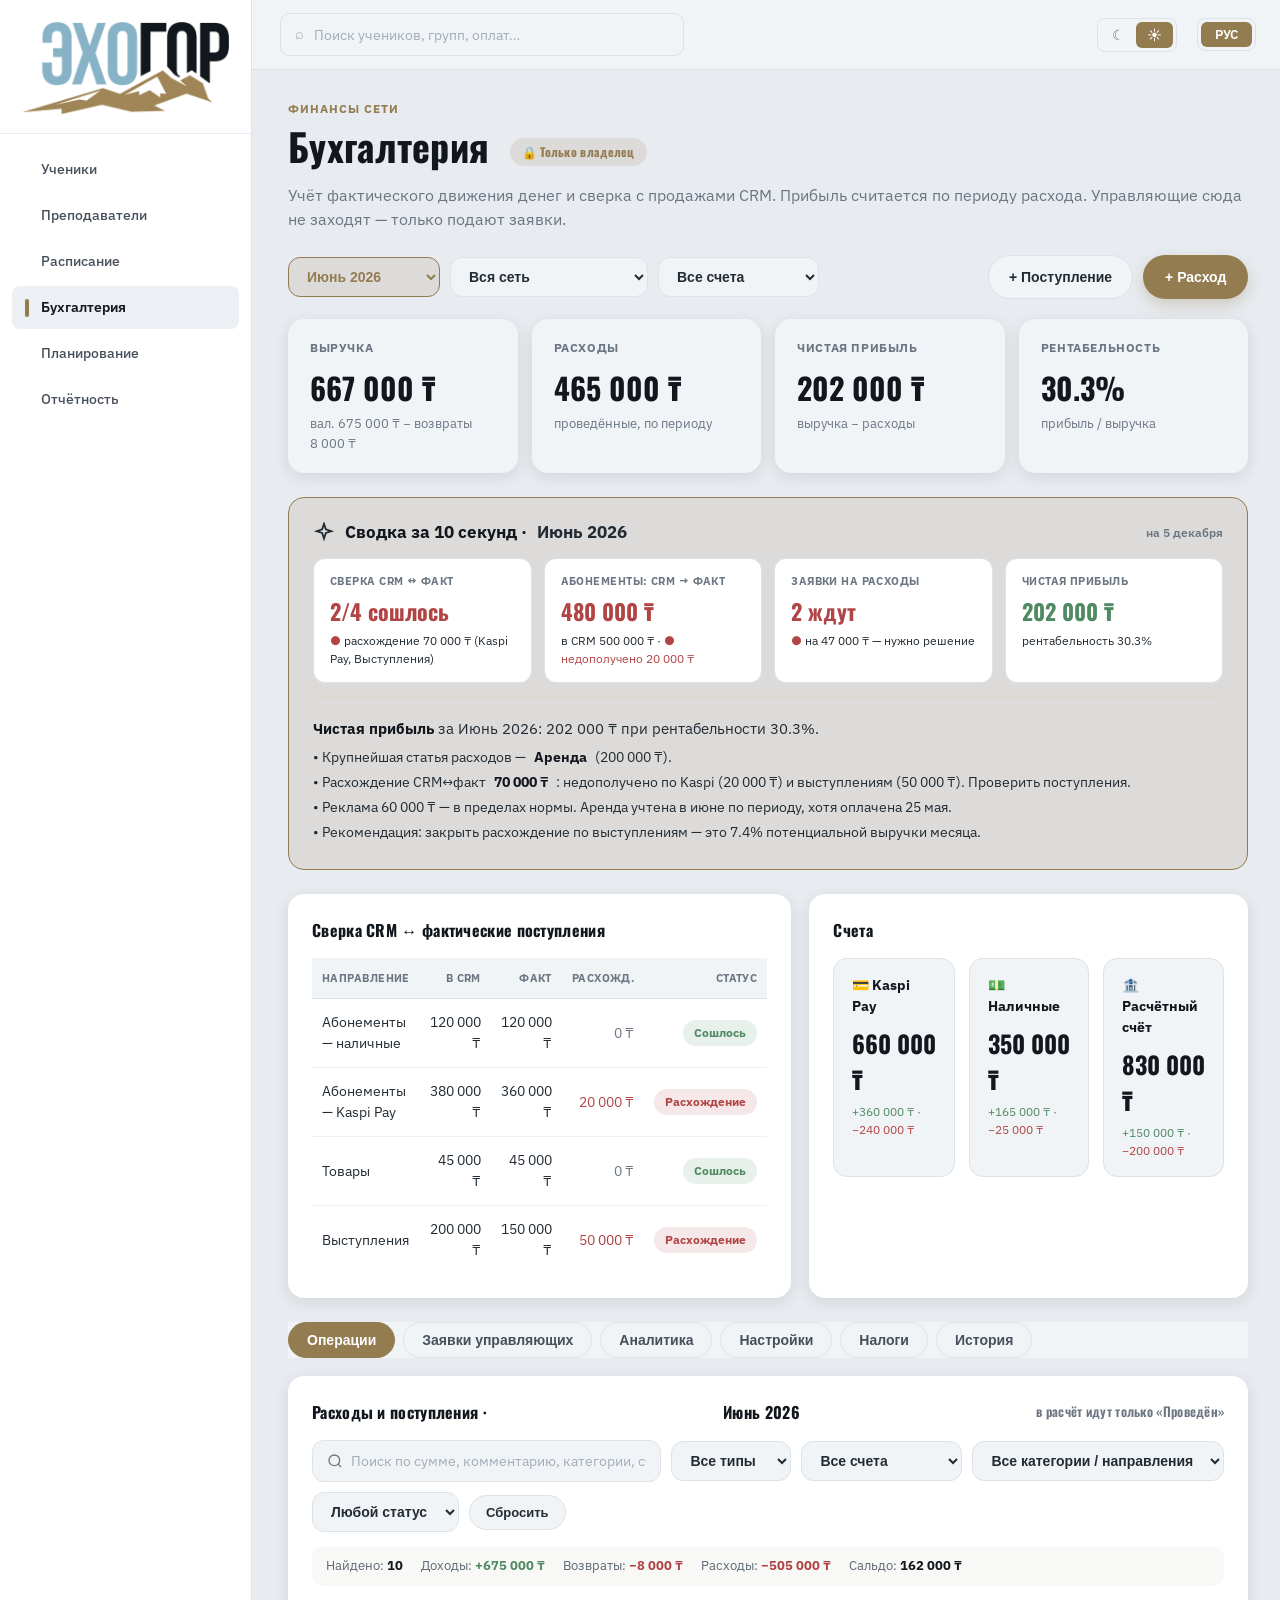
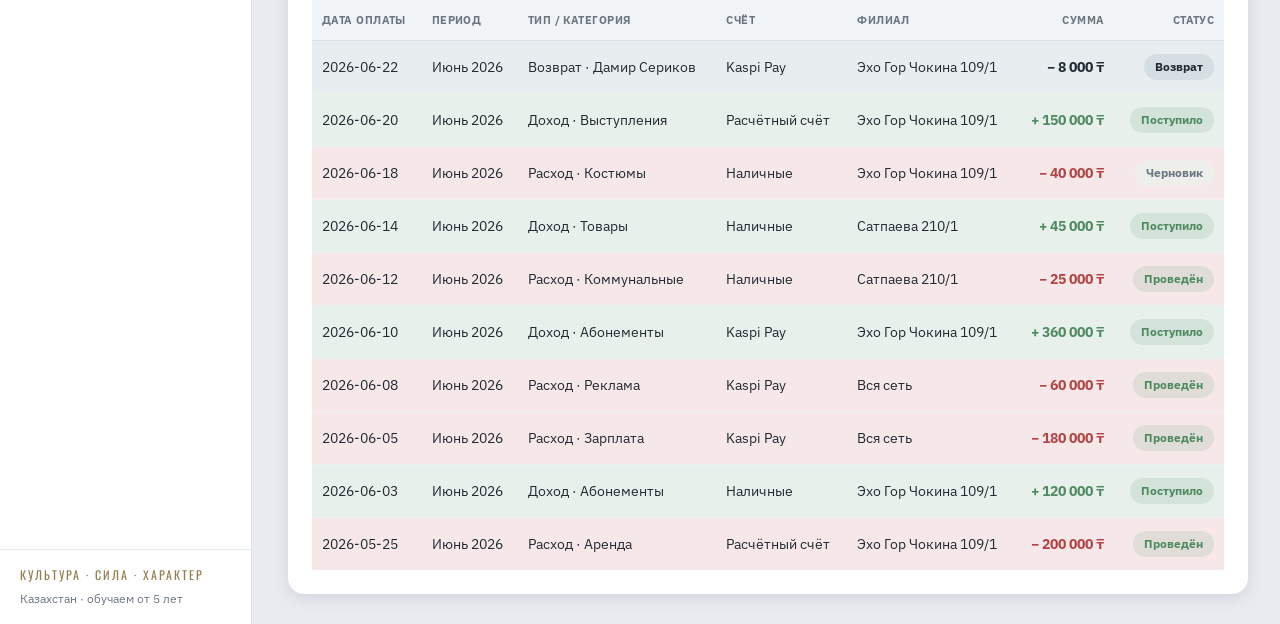
<file: pages/accounting-echo-gor.html>
<!DOCTYPE html>
<html lang="ru">
<head>
<meta charset="UTF-8">
<meta name="viewport" content="width=device-width, initial-scale=1.0">
<title>Бухгалтерия — Эхо Гор CRM</title>
<link rel="preconnect" href="https://fonts.googleapis.com"><link href="https://fonts.googleapis.com/css2?family=Oswald:wght@400;500;600;700&family=IBM+Plex+Sans:wght@400;500;600;700&family=Inter:wght@400;500;600;700;800&display=swap" rel="stylesheet">
<style>
  /* ===== ЭХО ГОР — система тем (день/ночь) ===== */
  :root, [data-theme="night"]{
    --bg:#12161A; --panel:#1A2027; --inset:#161B21; --control:#1E252D; --hover:#232D37;
    --nav-active:#222C36; --border-c:#2A333C; --border2:#232C35; --row-border:#1F272F;
    --chip:#232C35; --scrollbar:#2C353F;
    --text:#E9ECEF; --heading:#F2F4F6; --text2:#AEB6BE; --text-muted:#9AA4AE;
    --muted-c:#7E8893; --muted2:#6E7884; --faint:#5E6873;
    --gold-c:#BF9D5F; --gold-deep:#947C51; --blue-c:#8FB8CC; --blue-deep:#5E8194;
    --green-c:#7FB089; --red-c:#C45A5A; --on-gold:#1A2027;
    --ok-bg:rgba(127,176,137,.14); --gold-bg:rgba(191,157,95,.16);
    --red-bg2:rgba(196,90,90,.15); --blue-bg2:rgba(143,184,204,.15);
    --shadow:0 8px 28px rgba(0,0,0,.45); --r:16px;
  }
  [data-theme="day"]{
    --bg:#E8ECF1; --panel:#FFFFFF; --inset:#F1F4F7; --control:#F1F4F7; --hover:#EDF1F5;
    --nav-active:#ECF0F4; --border-c:#DCE2E8; --border2:#E8ECF1; --row-border:#EEF1F4;
    --chip:#EDF1F5; --scrollbar:#CCD4DD;
    --text:#222B33; --heading:#11171D; --text2:#46505B; --text-muted:#5C6772;
    --muted-c:#6B7682; --muted2:#8A95A1; --faint:#A2ADB8;
    --gold-c:#947C51; --gold-deep:#7E6840; --blue-c:#5E8194; --blue-deep:#3F5F73;
    --green-c:#4F8A63; --red-c:#B14545; --on-gold:#FFFFFF;
    --ok-bg:rgba(79,138,99,.13); --gold-bg:rgba(148,124,81,.15);
    --red-bg2:rgba(177,69,69,.12); --blue-bg2:rgba(94,129,148,.14);
    --shadow:0 4px 16px rgba(0,0,0,.1); --r:16px;
  }
  /* алиасы старых переменных файла -> тема */
  :root, [data-theme]{
    --card:var(--panel); --line:var(--border-c); --ink:var(--heading); --muted:var(--muted-c);
    --gold:var(--gold-c); --gold-soft:var(--gold-bg); --gold-ink:var(--gold-c);
    --green:var(--green-c); --green-soft:var(--ok-bg);
    --red:var(--red-c); --red-soft:var(--red-bg2);
    --blue:var(--blue-c); --blue-soft:var(--blue-bg2);
    --purple:var(--gold-c); --purple-soft:var(--gold-bg);
    --amber:var(--gold-c); --amber-soft:var(--gold-bg);
  }

  /* нейтрализованный старый :root — всё через тему */
  :root, [data-theme]{
    --card:var(--panel); --line:var(--border-c); --ink:var(--heading); --muted:var(--muted-c);
    --gold:var(--gold-c); --gold-soft:var(--gold-bg); --gold-ink:var(--gold-c);
    --green:var(--green-c); --green-soft:var(--ok-bg); --red:var(--red-c); --red-soft:var(--red-bg2);
    --blue:var(--blue-c); --blue-soft:var(--blue-bg2); --purple:var(--gold-c); --purple-soft:var(--gold-bg);
  }
  *{box-sizing:border-box;margin:0;padding:0}
  body{font-family:'Inter','Oswald',-apple-system,BlinkMacSystemFont,'Segoe UI',Roboto,sans-serif;
    background:var(--bg);color:var(--ink);line-height:1.5;-webkit-font-smoothing:antialiased;overflow-y:scroll}
  .app{display:flex;min-height:100vh}
  .side{width:280px;flex-shrink:0;padding:24px 16px;display:flex;flex-direction:column;gap:8px}
  .brand{background:var(--ink);border-radius:var(--r);padding:20px 22px;margin-bottom:12px}
  .brand-logo{font-family:'Bebas Neue',sans-serif;font-size:34px;line-height:1;letter-spacing:.02em;display:flex;gap:4px}
  .brand-logo .b-echo{color:var(--blue)} .brand-logo .b-gor{color:#fff}
  .brand-sub{color:#9aa0a6;font-size:10px;font-weight:600;letter-spacing:.14em;text-transform:uppercase;margin-top:6px}
  .nav a{display:flex;align-items:center;gap:12px;padding:13px 18px;border-radius:12px;
    color:var(--muted);text-decoration:none;font-weight:600;font-size:15px;transition:.15s;cursor:pointer}
  .nav a:hover{background:#EAEBE7}
  .nav a.active{background:var(--gold-soft);color:var(--gold-ink)}
  .nav a svg{width:18px;height:18px;flex-shrink:0}
  .rbac{margin-top:auto;background:var(--green-soft);border-radius:var(--r);padding:18px 20px}
  .rbac .tag{color:var(--green);font-size:12px;font-weight:800;letter-spacing:.08em;text-transform:uppercase}
  .rbac b{display:block;margin:6px 0 4px;font-size:16px}
  .rbac p{color:var(--muted);font-size:13px}

  .main{flex:1;padding:36px 44px;max-width:1600px}
  h1{font-family:'Bebas Neue','Oswald',sans-serif;font-size:38px;font-weight:800;letter-spacing:.01em}
  .eyebrow{font-size:12px;font-weight:800;letter-spacing:.08em;text-transform:uppercase;color:var(--gold-ink)}
  .lead{color:var(--muted);max-width:760px;margin:8px 0 24px;font-size:16px}
  .owner-tag{display:inline-flex;align-items:center;gap:6px;background:var(--gold-soft);color:var(--gold-ink);
    font-size:12px;font-weight:800;padding:5px 12px;border-radius:999px;margin-left:10px;vertical-align:middle}

  .toolbar{display:flex;justify-content:space-between;align-items:center;flex-wrap:wrap;gap:12px;margin-bottom:20px}
  .filters{display:flex;gap:10px;flex-wrap:wrap}
  select{background:var(--card);border:1px solid var(--line);border-radius:12px;padding:10px 14px;font-size:14px;
    color:var(--ink);font-weight:600;cursor:pointer;outline:none}
  select:focus{border-color:var(--gold)}
  select.period{background:var(--gold-soft);border-color:#E0D6BF;color:var(--gold-ink)}
  .btn-gold{background:var(--gold);color:#fff;border:none;border-radius:999px;padding:13px 22px;font-weight:800;
    font-size:14px;cursor:pointer;display:inline-flex;align-items:center;gap:7px;transition:.15s;box-shadow:0 6px 16px rgba(148,124,81,.3)}
  .btn-gold:hover{filter:brightness(1.05)}
  .btn-ghost{background:#fff;color:var(--ink);border:1px solid var(--line);border-radius:999px;padding:13px 20px;font-weight:700;font-size:14px;cursor:pointer;transition:.15s}
  .btn-ghost:hover{border-color:var(--gold);color:var(--gold-ink)}
  .btn-sm{border:1px solid var(--line);background:#fff;border-radius:999px;padding:9px 16px;font-weight:700;font-size:13px;cursor:pointer;transition:.12s}
  .btn-sm:hover{border-color:var(--gold);color:var(--gold-ink)}

  /* KPI tiles */
  .tiles{display:grid;grid-template-columns:repeat(4,1fr);gap:14px;margin-bottom:24px}
  .tile{background:var(--card);border-radius:var(--r);padding:20px 22px;box-shadow:var(--shadow)}
  .tile .lbl{font-size:12px;font-weight:700;letter-spacing:.05em;text-transform:uppercase;color:var(--muted)}
  .tile .val{font-size:30px;font-weight:800;margin-top:8px;font-family:'Oswald',sans-serif}
  .tile .sub{font-size:13px;color:var(--muted);margin-top:4px}
  .tile.profit .val{color:var(--green)} .tile.exp .val{color:var(--red)}

  .grid2{display:grid;grid-template-columns:1fr 1fr;gap:18px;margin-bottom:24px}
  @media(max-width:1100px){.grid2{grid-template-columns:1fr}}
  .card{background:var(--card);border-radius:var(--r);box-shadow:var(--shadow);padding:24px}
  .card h3{font-size:16px;font-weight:800;margin-bottom:16px;display:flex;align-items:center;justify-content:space-between}
  .card h3 .ai-ic{color:var(--gold-ink)}

  table{width:100%;border-collapse:collapse}
  th{text-align:left;padding:12px 10px;font-size:11px;font-weight:800;letter-spacing:.04em;text-transform:uppercase;color:var(--muted);border-bottom:1px solid var(--line)}
  td{padding:13px 10px;font-size:14px;border-bottom:1px solid var(--line)}
  tr:last-child td{border-bottom:none}
  td.r,th.r{text-align:right}
  .badge{display:inline-block;padding:4px 11px;border-radius:999px;font-size:12px;font-weight:800}
  .b-green{color:var(--green);background:var(--green-soft)}
  .b-red{color:var(--red);background:var(--red-soft)}
  .b-gray{color:var(--muted);background:#EEEFEA}
  .b-gold{color:var(--gold-ink);background:var(--gold-soft)}
  .b-blue{color:var(--blue-ink);background:var(--blue-soft)}

  /* accounts */
  .accounts{display:grid;grid-template-columns:repeat(3,1fr);gap:14px;margin-bottom:6px}
  @media(max-width:760px){.accounts{grid-template-columns:1fr}}
  .acc{background:#F8F9F6;border:1px solid var(--line);border-radius:14px;padding:16px 18px;cursor:pointer;transition:.12s}
  .acc:hover{border-color:var(--gold)}
  .acc .nm{font-weight:700;font-size:14px;display:flex;align-items:center;gap:8px}
  .acc .bal{font-size:24px;font-weight:800;margin-top:8px;font-family:'Oswald',sans-serif}
  .acc .flow{font-size:12px;color:var(--muted);margin-top:6px}
  .acc .flow .in{color:var(--green)} .acc .flow .out{color:var(--red)}

  /* tabs */
  .vtabs{display:flex;gap:8px;margin-bottom:18px;flex-wrap:wrap}
  .vtab{padding:9px 18px;border-radius:999px;border:1px solid var(--line);background:#fff;font-weight:700;font-size:14px;color:var(--muted);cursor:pointer}
  .vtab.active{background:var(--ink);color:#fff;border-color:var(--ink)}
  .view{display:none} .view.active{display:block}

  /* analytics bars */
  .barrow{margin-bottom:12px}
  .barrow .bl{display:flex;justify-content:space-between;font-size:14px;font-weight:600;margin-bottom:6px}
  .bar{height:10px;border-radius:5px;background:#EEEFEA;overflow:hidden}
  .bar span{display:block;height:100%;border-radius:5px;background:var(--gold)}

  .ai-box{background:linear-gradient(135deg,#F2EDE2,#fff);border:1px solid #E0D6BF;border-radius:var(--r);padding:22px 24px;margin-bottom:24px}
  .ai-box .ttl{display:flex;align-items:center;gap:10px;font-weight:800;font-size:17px;margin-bottom:12px}
  .ai-box .ttl svg{width:22px;height:22px;color:var(--gold-ink)}
  .ai-box p{font-size:15px;color:#5a5446;margin:6px 0}
  .ai-box .pt{display:flex;gap:8px;margin:4px 0;font-size:14px;color:#5a5446}
  .ai-box .pt b{color:var(--ink)}
  /* daily digest */
  .digest{display:grid;grid-template-columns:repeat(4,1fr);gap:12px}
  @media(max-width:900px){.digest{grid-template-columns:repeat(2,1fr)}}
  .dg{background:#fff;border:1px solid #E0D6BF;border-radius:12px;padding:14px 16px}
  .dg .dl{font-size:11px;font-weight:700;text-transform:uppercase;letter-spacing:.04em;color:var(--muted)}
  .dg .dv{font-size:22px;font-weight:800;margin-top:6px;font-family:'Oswald',sans-serif}
  .dg .ds{font-size:12px;margin-top:4px}
  .dg.ok{border-color:var(--green)} .dg.ok .dv{color:var(--green)}
  .dg.warn{border-color:var(--red)} .dg.warn .dv{color:var(--red)}
  .dg .dot-ok{color:var(--green)} .dg .dot-warn{color:var(--red)}

  /* ops filters */
  .ops-filters{display:flex;gap:10px;flex-wrap:wrap;align-items:center;margin-bottom:14px}
  .ops-search{flex:1;min-width:240px;display:flex;align-items:center;gap:8px;background:#F8F9F6;border:1px solid var(--line);border-radius:12px;padding:0 14px}
  .ops-search svg{color:var(--muted);flex-shrink:0}
  .ops-search input{border:none;background:none;outline:none;padding:11px 0;font-size:14px;width:100%;font-family:inherit}
  .ops-summary{display:flex;gap:18px;flex-wrap:wrap;font-size:13px;color:var(--muted);margin-bottom:14px;padding:10px 14px;background:#F8F9F6;border-radius:12px}
  .ops-summary b{color:var(--ink)}
  .ops-summary .in{color:var(--green)} .ops-summary .out{color:var(--red)}
  .set-row{display:flex;justify-content:space-between;align-items:center;padding:11px 14px;border:1px solid var(--line);border-radius:12px;margin-bottom:8px;font-size:14px;background:#F8F9F6}
  .set-del{border:1px solid #EBC4B6;background:#fff;color:var(--red);border-radius:999px;padding:6px 14px;font-size:13px;font-weight:700;cursor:pointer}
  .set-del:hover{background:var(--red-soft)}
  .rev-details{background:#F8F9F6;border-radius:14px;padding:8px 16px}
  .rev-details .rd{display:flex;justify-content:space-between;padding:11px 0;border-bottom:1px solid var(--line);font-size:14px;gap:16px}
  .rev-details .rd:last-child{border-bottom:none}
  .rev-details .rd span{color:var(--muted)}
  .rev-details .rd b{text-align:right}

  /* modal */
  .overlay{position:fixed;inset:0;background:rgba(20,24,33,.55);display:none;z-index:50;backdrop-filter:blur(3px);padding:40px 20px;overflow-y:auto}
  .overlay.open{display:flex;align-items:flex-start;justify-content:center}
  .sheet{background:var(--bg);width:100%;max-width:600px;border-radius:24px;overflow:hidden;box-shadow:0 30px 80px rgba(0,0,0,.4);animation:rise .25s}
  @keyframes rise{from{transform:translateY(12px);opacity:0}to{transform:translateY(0);opacity:1}}
  .sheet-head{background:var(--card);padding:24px 28px;display:flex;justify-content:space-between;align-items:center}
  .sheet-head h2{font-size:21px;font-weight:800}
  .close{width:38px;height:38px;border:none;background:#EEEFEA;border-radius:11px;font-size:19px;cursor:pointer;color:var(--muted)}
  .sheet-body{padding:22px 28px 28px}
  .form-grid{display:grid;grid-template-columns:1fr 1fr;gap:14px}
  .field{display:flex;flex-direction:column;gap:6px}
  .field.full{grid-column:1/-1}
  .field label{font-size:12px;font-weight:800;letter-spacing:.03em;text-transform:uppercase;color:var(--muted)}
  .field input,.field select,.field textarea{border:1px solid var(--line);border-radius:12px;padding:11px 14px;font-size:14px;outline:none;background:#fff;font-family:inherit}
  .field input:focus,.field select:focus,.field textarea:focus{border-color:var(--gold)}
  .hint{font-size:12px;color:var(--muted);margin-top:4px}
  .modal-foot{display:flex;justify-content:flex-end;gap:10px;margin-top:18px}

  .toasts{position:fixed;bottom:24px;right:24px;display:flex;flex-direction:column;gap:10px;z-index:90}
  .toast{background:var(--ink);color:#fff;padding:14px 20px;border-radius:14px;font-weight:600;font-size:14px;box-shadow:0 10px 30px rgba(0,0,0,.3);display:flex;align-items:center;gap:10px;animation:rise .2s;max-width:360px}
  .toast .dot{width:8px;height:8px;border-radius:50%;background:var(--gold);flex-shrink:0}
  .toast.err .dot{background:var(--red)}

  @media(max-width:900px){.side{display:none}.main{padding:22px 16px}h1{font-size:30px}.tiles{grid-template-columns:repeat(2,1fr)}.form-grid{grid-template-columns:1fr}}

  /* ===== ОБОЛОЧКА ДИЗАЙНА ===== */
  body{font-family:'IBM Plex Sans','Inter',sans-serif !important;background:var(--bg);color:var(--text);transition:background .3s,color .3s}
  h1,h2,h3,.brand-logo{font-family:'Oswald',sans-serif !important;color:var(--heading) !important;letter-spacing:.3px !important}
  .app{display:flex;min-height:100vh}
  .side{width:252px !important;flex-shrink:0;padding:0 !important;background:var(--panel);border-right:1px solid var(--border-c);display:flex;flex-direction:column;gap:0 !important}
  .eg-logo-box{padding:22px 22px 18px;border-bottom:1px solid var(--border2)}
  .eg-logo-box img{width:100%;display:block}
  .nav{flex:1;padding:14px 12px;display:flex;flex-direction:column;gap:3px}
  .nav a{display:flex;align-items:center;gap:12px;padding:11px 13px !important;border-radius:8px !important;color:var(--text2) !important;text-decoration:none;font-weight:500 !important;font-size:14px !important;transition:background .15s}
  .nav a .navbar{width:4px;height:18px;border-radius:3px;background:transparent;flex:none}
  .nav a:hover{background:var(--hover) !important}
  .nav a.active{background:var(--nav-active) !important;color:var(--heading) !important;font-weight:600 !important}
  .nav a.active .navbar{background:var(--gold-c)}
  .nav a svg{width:18px;height:18px;flex-shrink:0;opacity:.85}
  .eg-values{padding:16px 20px;border-top:1px solid var(--border2)}
  .eg-values .vl{font-family:'Oswald',sans-serif;font-size:12px;letter-spacing:2px;color:var(--gold-c);text-transform:uppercase;margin-bottom:6px}
  .eg-values .sub{font-size:12px;color:var(--muted2);line-height:1.5}
  .rbac,.brand,.intro{display:none !important}
  .main{flex:1;padding:0 !important;max-width:none !important;display:flex;flex-direction:column;background:var(--bg)}
  .eg-topbar{height:70px;flex:none;background:var(--inset);border-bottom:1px solid var(--border-c);display:flex;align-items:center;gap:20px;padding:0 28px}
  .eg-search{flex:1;max-width:420px;display:flex;align-items:center;gap:10px;background:var(--control);border:1px solid var(--border-c);border-radius:9px;padding:9px 14px}
  .eg-search span{color:var(--faint);font-size:15px}
  .eg-search input{flex:1;background:transparent;border:none;outline:none;color:var(--text);font-family:inherit;font-size:14px}
  .eg-spacer{flex:1}
  .eg-toggle{display:flex;align-items:center;background:var(--control);border:1px solid var(--border-c);border-radius:8px;padding:3px}
  .eg-toggle div{padding:6px 11px;border-radius:6px;font-size:14px;cursor:pointer;line-height:1;color:var(--muted-c)}
  .eg-toggle div.on{background:var(--gold-c);color:var(--on-gold)}
  .eg-toggle.lang div{padding:6px 14px;font-size:13px;font-weight:600}
  .eg-content{flex:1;width:100%;min-width:0;padding:30px 36px;overflow-x:hidden;box-sizing:border-box}
  .eg-content>*{max-width:1280px;margin-left:auto;margin-right:auto}
  /* перекраска компонентов под тему */
  .card,.panel,.box,.tcard,.modal,.sheet,.drawer{background:var(--panel) !important;border-color:var(--border-c) !important;color:var(--text)}
  select,input,textarea,.colcfg-btn,.btn-ghost{background:var(--control) !important;color:var(--text) !important;border-color:var(--border-c) !important}
  select.month,select.period{background:var(--gold-bg) !important;border-color:var(--gold-c) !important;color:var(--gold-c) !important}
  table thead th{background:var(--inset) !important;color:var(--muted-c) !important;border-bottom-color:var(--border-c) !important}
  table td{border-color:var(--row-border) !important;color:var(--text)}
  table tr:hover td{background:var(--hover) !important}
  .lead{color:var(--muted-c) !important}
  ::-webkit-scrollbar{width:10px;height:10px}::-webkit-scrollbar-thumb{background:var(--scrollbar);border-radius:5px}
  /* ===== КОНТРАСТ И ИКОНКИ ===== */
  .app .tile .val,.app .kpi .v,.app .v,.app .stat-v,.app .num,.app .big{color:var(--heading) !important}
  .kpi .k,.k,.tile .lbl,.tile .sub,.app .sub{color:var(--muted-c) !important}
  b,strong{color:var(--heading)}
  .sal-hero,.hero,.month-hero,#tomBanner,.tom-banner{background:var(--gold-bg) !important;border-color:var(--gold-c) !important;color:var(--text) !important}
  .sal-hero .nm,.hero .nm,#tomBanner .nm,.tom-banner .nm,.info .nm{color:var(--heading) !important}
  #tomBanner .elbl,.tom-banner .elbl,.elbl{color:var(--gold-c) !important}
  #tomBanner .crown,.tom-banner .crown,.crown{background:var(--gold-c) !important;color:var(--on-gold) !important}
  .btn-gold,.btn-primary,button.primary,.add-btn,.btn-add{background:var(--gold-c) !important;color:var(--on-gold) !important;border-color:var(--gold-c) !important}
  .ava,.avatar,.tcard-ava,.teacher-ava{background:var(--chip) !important;color:var(--text-muted) !important}
  .badge,.chip,.tag,.pill{border-color:var(--border-c)}
  [data-theme="night"] select.month,[data-theme="night"] select.period{color:var(--gold-c) !important}
  /* AI-блок сводки под тему */
  .ai-box{background:var(--gold-bg) !important;border-color:var(--gold-c) !important}
  .ai-box .ttl{color:var(--heading) !important}
  .ai-box .ttl svg{color:var(--gold-c) !important}
  .ai-box p,.ai-box .pt{color:var(--text) !important}
  .ai-box .pt b,.ai-box p b{color:var(--heading) !important}
  .ai-box .dg{background:var(--panel) !important;border-color:var(--border-c) !important}
  .ai-box .dg .dl{color:var(--muted-c) !important}
  .ai-box .dg .dv{color:var(--heading) !important}
  .ai-box .dg.ok .dv{color:var(--green-c) !important}
  .ai-box .dg.warn .dv{color:var(--red-c) !important}
  /* ===== ФИНАЛЬНАЯ ДОЗАЧИСТКА КОНТРАСТА (все вкладки) ===== */
  /* любые заголовки внутри карточек/модалок — читаемы */
  .card h1,.card h2,.card h3,.card h4,.panel h3,.box h3,.sheet h2,.sheet h3,.modal h2,.modal h3,
  .drawer h2,.drawer h3,h2,h3,h4{color:var(--heading) !important}
  /* модалки целиком под тему: оверлей, тело, шапка */
  .overlay,.modal-overlay,.backdrop{background:rgba(8,11,15,.62) !important}
  .sheet,.modal,.modal-box,.drawer,.dialog,.popup,.sheet-body,.modal-body{background:var(--panel) !important;color:var(--text) !important}
  .sheet-head,.modal-head,.drawer-head,.dialog-head{background:var(--inset) !important;border-bottom:1px solid var(--border-c) !important}
  .sheet-head h2,.modal-head h2,.drawer-head h2{color:var(--heading) !important}
  .close,.modal-close,.sheet-close{background:var(--control) !important;color:var(--text-muted) !important}
  /* карточки счетов и любые светлые подложки */
  .acc,.account-card,.subcard,.inner-card,.tile,.kpi,.stat,.mini,.cell-card,.list-card,.lesson,.event{background:var(--inset) !important;border-color:var(--border-c) !important}
  .acc .nm,.acc .bal,.account-card .nm,.account-card .bal{color:var(--heading) !important}
  /* поля ввода и метки в модалках */
  .field label,.form label,label{color:var(--muted-c) !important}
  .field input,.field select,.field textarea,.form input,.form select,.form textarea,input,select,textarea{background:var(--control) !important;color:var(--text) !important;border-color:var(--border-c) !important}
  input::placeholder,textarea::placeholder{color:var(--faint) !important}
  /* hero/баннер/summary светлые подложки -> золотая тема */
  .sal-hero,.hero,.month-hero,#tomBanner,.tom-banner,.ai-box,.summary-box,.notice,.banner,.fine-summary,.sum-box{background:var(--gold-bg) !important;border-color:var(--gold-c) !important}
  .sal-hero *,.hero *,.ai-box *,.summary-box *,.banner *,.fine-summary *{color:var(--text)}
  .sal-hero b,.hero b,.ai-box b,.summary-box b,.banner b,.fine-summary b,
  .sal-hero .nm,.hero .nm,.ai-box .nm,.fine-summary .big,.sum-box .big{color:var(--heading) !important}
  .ai-box .ttl,.summary-box .ttl{color:var(--heading) !important}
  /* крупные суммы/числа на любой подложке */
  .big,.amount,.sum-val,.total,.fine-amount,.v,.val,.num{color:var(--heading) !important}
  /* строки списков под тему */
  .row,.drow,.item-row,.list-row,.lrow{border-color:var(--row-border) !important;color:var(--text)}
  .row:hover,.drow:hover,.list-row:hover{background:var(--hover) !important}
  /* любой захардкоженный белый фон внутри контента */
  .eg-content [style*="background:#fff"],.eg-content [style*="background:#FFF"]{background:var(--panel) !important}
  /* ===== КОНТРОЛЫ ПОД ТЕМУ (кнопки/селекты/таблетки/поля) ===== */
  .btn-ghost,.icn-btn,.nav-week button,.date-pill,.modes,.seg,.vtab,
  .mode-btn,.view-mode,.tab,.pill-btn,.colcfg-btn,.btn-customize,.btn-sm,
  select,.fsel,.search,.search-box,.f input,.f select,
  .field input,.field select,.field textarea,
  input[type=text],input[type=search],input[type=number],input[type=date],textarea{
    background:var(--control) !important;color:var(--text) !important;border-color:var(--border-c) !important;
  }
  .modes,.seg-wrap,.tabs,.vtabs{background:var(--inset) !important}
  /* активные таблетки/режимы — золотой акцент */
  .modes .active,.mode-btn.active,.view-mode.active,.seg.active,.vtab.active,.tab.active,
  .modes button.on,.seg.on{background:var(--gold-c) !important;color:var(--on-gold) !important;border-color:var(--gold-c) !important}
  /* неактивные таблетки в группе */
  .modes button,.seg,.vtab,.tab{color:var(--text2) !important;background:transparent !important}
  .modes button.active,.vtab.active,.seg.active,.tab.active{background:var(--gold-c) !important;color:var(--on-gold) !important}
  /* поля поиска с иконкой */
  .search,.search-box,.ops-search,.eg-search{background:var(--control) !important;border-color:var(--border-c) !important}
  .search input,.search-box input,.ops-search input{background:transparent !important;color:var(--text) !important}
  input::placeholder,textarea::placeholder{color:var(--faint) !important}
  /* «Сбросить» и вторичные белые кнопки */
  .btn-sm,.reset-btn,.btn-reset{background:var(--control) !important;color:var(--text) !important;border-color:var(--border-c) !important}
  /* заголовки внутри карточек/секций */
  .card h3,.panel h3,.box h3,.sec-title,.block-title,.list-title{color:var(--heading) !important}
  /* итоговая строка (Найдено/Доходы/Расходы/Сальдо) */
  .ops-summary,.summary-row,.totals{color:var(--text-muted) !important}
  .ops-summary b,.summary-row b{color:var(--heading) !important}
  .ops-summary .in{color:var(--green-c) !important}.ops-summary .out{color:var(--red-c) !important}
  /* select со стрелками (нативные) — тёмный фон в тёмной теме */
  [data-theme="night"] select{background-color:#1E252D !important;color:#E9ECEF !important}
</style>
</head>
<body data-theme="day">
<div class="app">
    <aside class="side">
    <div class="eg-logo-box"><img id="egLogo" src="../logo-day.png" alt="Эхо Гор"></div>
    <nav class="nav">
      <a href="../index.html"><span class="navbar"></span>Ученики</a>
      <a href="teachers-echo-gor.html"><span class="navbar"></span>Преподаватели</a>
      <a href="schedule-echo-gor.html"><span class="navbar"></span>Расписание</a>
      <a href="accounting-echo-gor.html" class="active"><span class="navbar"></span>Бухгалтерия</a>
      <a href="planning-echo-gor.html"><span class="navbar"></span>Планирование</a>
      <a href="reports-echo-gor.html"><span class="navbar"></span>Отчётность</a>
    </nav>
    <div class="eg-values">
      <div class="vl">Культура · Сила · Характер</div>
      <div class="sub">Казахстан · обучаем от 5 лет</div>
    </div>
  </aside>
  <main class="main">
    <div class="eg-topbar">
      <div class="eg-search"><span>⌕</span><input placeholder="Поиск учеников, групп, оплат…"></div>
      <div class="eg-spacer"></div>
      <div class="eg-toggle" id="themeToggle"><div onclick="egTheme('night')" title="Ночь">☾</div><div class="on" onclick="egTheme('day')" title="День">☀</div></div>
      <div class="eg-toggle lang" id="langToggle"><div class="on">РУС</div></div>
      </div>
    <div class="eg-content">

    <div class="eyebrow">Финансы сети</div>
    <h1>Бухгалтерия <span class="owner-tag">🔒 Только владелец</span></h1>
    <p class="lead">Учёт фактического движения денег и сверка с продажами CRM. Прибыль считается по периоду расхода. Управляющие сюда не заходят — только подают заявки.</p>

    <div class="toolbar">
      <div class="filters">
        <select id="fPeriod" class="period" onchange="render()">
          <option>Июнь 2026</option><option>Май 2026</option><option>Апрель 2026</option><option>2 квартал 2026</option>
        </select>
        <select id="fBranch" onchange="render()"><option value="">Вся сеть</option><option>Эхо Гор Чокина 109/1</option><option>Сатпаева 210/1</option></select>
        <select id="fAccount" onchange="render()"><option value="">Все счета</option><option>Kaspi Pay</option><option>Наличные</option><option>Расчётный счёт</option></select>
      </div>
      <div style="display:flex;gap:10px;flex-wrap:wrap">
        <button class="btn-ghost" onclick="openInc()">+ Поступление</button>
        <button class="btn-gold" onclick="openExp()">+ Расход</button>
      </div>
    </div>

    <!-- KPI -->
    <div class="tiles">
      <div class="tile"><div class="lbl">Выручка</div><div class="val" id="kRev">—</div><div class="sub" id="kRevSub">за вычетом возвратов</div></div>
      <div class="tile exp"><div class="lbl">Расходы</div><div class="val" id="kExp">—</div><div class="sub">проведённые, по периоду</div></div>
      <div class="tile profit"><div class="lbl">Чистая прибыль</div><div class="val" id="kProfit">—</div><div class="sub">выручка − расходы</div></div>
      <div class="tile"><div class="lbl">Рентабельность</div><div class="val" id="kMargin">—</div><div class="sub">прибыль / выручка</div></div>
    </div>

    <!-- AI daily digest -->
    <div class="ai-box">
      <div class="ttl"><svg fill="none" stroke="currentColor" stroke-width="2" viewBox="0 0 24 24"><path d="M12 2l2 6 6 2-6 2-2 6-2-6-6-2 6-2z"/></svg>
        Сводка за 10 секунд · <span id="aiPeriod">Июнь 2026</span>
        <span style="margin-left:auto;font-size:12px;font-weight:600;color:var(--muted)" id="aiDate"></span></div>
      <div id="aiDigest"></div>
      <div id="aiBody" style="margin-top:14px;border-top:1px solid #E0D6BF;padding-top:14px"></div>
    </div>

    <!-- reconciliation + accounts -->
    <div class="grid2">
      <div class="card">
        <h3>Сверка CRM ↔ фактические поступления</h3>
        <table><thead><tr><th>Направление</th><th class="r">В CRM</th><th class="r">Факт</th><th class="r">Расхожд.</th><th class="r">Статус</th></tr></thead><tbody id="reconBody"></tbody></table>
      </div>
      <div class="card">
        <h3>Счета</h3>
        <div class="accounts" id="accountsBox"></div>
      </div>
    </div>

    <!-- tabs: operations / requests / analytics -->
    <div class="vtabs">
      <button class="vtab active" onclick="setView('ops')">Операции</button>
      <button class="vtab" onclick="setView('req')">Заявки управляющих</button>
      <button class="vtab" onclick="setView('an')">Аналитика</button>
      <button class="vtab" onclick="setView('set')">Настройки</button>
      <button class="vtab" onclick="setView('tax')">Налоги</button>
      <button class="vtab" onclick="setView('hist')">История</button>
    </div>

    <div class="view active" id="view-ops">
      <div class="card">
        <h3>Расходы и поступления · <span id="opsPeriod">Июнь 2026</span>
          <span style="font-weight:600;font-size:13px;color:var(--muted)">в расчёт идут только «Проведён»</span></h3>

        <!-- search + filters -->
        <div class="ops-filters">
          <div class="ops-search">
            <svg fill="none" stroke="currentColor" stroke-width="2" viewBox="0 0 24 24" width="16" height="16"><circle cx="11" cy="11" r="8"/><path d="M21 21l-4.3-4.3"/></svg>
            <input id="opsSearch" placeholder="Поиск по сумме, комментарию, категории, счёту…" oninput="renderOps()">
          </div>
          <select id="opsType" onchange="renderOps()"><option value="">Все типы</option><option value="inc">Доходы</option><option value="exp">Расходы</option><option value="ret">Возвраты</option></select>
          <select id="opsAcc" onchange="renderOps()"><option value="">Все счета</option><option>Kaspi Pay</option><option>Наличные</option><option>Расчётный счёт</option></select>
          <select id="opsCat" onchange="renderOps()"><option value="">Все категории / направления</option><optgroup label="Категории расходов"><option>Аренда</option><option>Зарплата</option><option>Реклама</option><option>Коммунальные</option><option>Ремонт</option><option>Материалы</option><option>Костюмы</option><option>Налоги</option><option>Товары / форма</option><option>Прочее</option></optgroup><optgroup label="Направления доходов"><option>Абонементы</option><option>Товары</option><option>Выступления</option><option>Другое</option></optgroup></select>
          <select id="opsStatus" onchange="renderOps()"><option value="">Любой статус</option><option>Проведён</option><option>Черновик</option><option>Отменён</option><option>Поступило</option></select>
          <button class="btn-sm" onclick="resetOpsFilters()">Сбросить</button>
        </div>
        <div class="ops-summary" id="opsSummary"></div>

        <table><thead><tr><th>Дата оплаты</th><th>Период</th><th>Тип / категория</th><th>Счёт</th><th>Филиал</th><th class="r">Сумма</th><th class="r">Статус</th></tr></thead><tbody id="opsBody"></tbody></table>
      </div>
    </div>

    <div class="view" id="view-req">
      <div class="card">
        <h3>Заявки от управляющих
          <button class="btn-sm" onclick="openReq()">+ Создать заявку</button></h3>
        <table><thead><tr><th>Дата</th><th>Филиал</th><th>Тип</th><th>Категория</th><th>Ученик / группа</th><th>Причина</th><th class="r">Сумма</th><th class="r">Статус</th><th class="r">Действие</th></tr></thead><tbody id="reqBody"></tbody></table>
        <p class="hint">Управляющий создаёт заявку → владелец одобряет/отклоняет → после одобрения владелец проводит расход. Для возврата указывается ученик, группа и филиал.</p>
      </div>
    </div>

    <div class="view" id="view-an">
      <div class="card"><h3>Сравнение с предыдущим месяцем</h3><div id="anMoM"></div></div>
      <div class="grid2">
        <div class="card"><h3>Расходы по категориям</h3><div id="anCat"></div></div>
        <div class="card"><h3>Расходы по филиалам</h3><div id="anBranch"></div></div>
      </div>
      <div class="card"><h3>Динамика чистой прибыли по месяцам</h3><div id="anMonth"></div></div>
    </div>

    <div class="view" id="view-set">
      <div class="grid2">
        <div class="card">
          <h3>Счета <button class="btn-sm" onclick="addAccount()">+ Добавить счёт</button></h3>
          <div id="setAccounts"></div>
        </div>
        <div class="card">
          <h3>Филиалы <button class="btn-sm" onclick="addItem('BRANCHES','Название филиала')">+ Добавить</button></h3>
          <div id="setBranches"></div>
        </div>
      </div>
      <div class="grid2">
        <div class="card">
          <h3>Категории расходов <button class="btn-sm" onclick="addItem('CATEGORIES','Название категории')">+ Добавить</button></h3>
          <div id="setCats"></div>
        </div>
        <div class="card">
          <h3>Направления доходов <button class="btn-sm" onclick="addItem('DIRECTIONS','Название направления')">+ Добавить</button></h3>
          <div id="setDirs"></div>
        </div>
      </div>
    </div>

    <div class="view" id="view-tax">
      <div class="card">
        <h3>Налоги · <span id="taxPeriod">Июнь 2026</span> <button class="btn-sm" onclick="openTax()">+ Добавить налог</button></h3>
        <table><thead><tr><th>Налог</th><th>Период</th><th class="r">База</th><th class="r">Ставка</th><th class="r">Сумма</th><th>Срок уплаты</th><th class="r">Статус</th><th class="r">Действие</th></tr></thead><tbody id="taxBody"></tbody></table>
        <div class="ops-summary" id="taxSummary"></div>
        <p class="hint">Налоги учитываются отдельно. Оплаченные налоги можно провести как расход категории «Налоги» в выбранном периоде.</p>
      </div>
    </div>

    <div class="view" id="view-hist">
      <div class="card">
        <h3>История изменений <span style="font-weight:600;font-size:13px;color:var(--muted)">не удаляется</span></h3>
        <table><thead><tr><th>Дата и время</th><th>Кто</th><th>Действие</th><th>Детали</th></tr></thead><tbody id="histBody"></tbody></table>
      </div>
    </div>
  </div></main>
</div>

<!-- EXPENSE MODAL -->
<div class="overlay" id="expOv" onclick="if(event.target===this)closeExp()">
  <div class="sheet">
    <div class="sheet-head"><h2>Новый расход</h2><button class="close" onclick="closeExp()">×</button></div>
    <div class="sheet-body">
      <div class="form-grid">
        <div class="field"><label>Дата оплаты *</label><input id="eDate" type="date"></div>
        <div class="field"><label>Период расхода *</label><select id="ePeriod"><option>Июнь 2026</option><option>Май 2026</option><option>Июль 2026</option><option>Апрель 2026</option></select></div>
        <div class="field"><label>Сумма, ₸ *</label><input id="eSum" type="number" placeholder="150000"></div>
        <div class="field"><label>Счёт списания *</label><select id="eAcc"><option>Kaspi Pay</option><option>Наличные</option><option>Расчётный счёт</option></select></div>
        <div class="field"><label>Категория *</label><select id="eCat"><option>Аренда</option><option>Зарплата</option><option>Реклама</option><option>Коммунальные</option><option>Ремонт</option><option>Материалы</option><option>Костюмы</option><option>Налоги</option><option>Товары / форма</option><option>Прочее</option></select></div>
        <div class="field"><label>Филиал</label><select id="eBranch"><option>Вся сеть</option><option>Эхо Гор Чокина 109/1</option><option>Сатпаева 210/1</option></select></div>
        <div class="field"><label>Статус</label><select id="eStatus"><option>Проведён</option><option>Черновик</option><option>Отменён</option></select></div>
        <div class="field"><label>Чек / файл</label><button class="btn-sm" type="button" onclick="toast('Прикрепление чека')">📎 Прикрепить</button></div>
        <div class="field full"><label>Комментарий</label><input id="eNote" placeholder="Например: аренда филиала за июнь"></div>
      </div>
      <p class="hint">Дата оплаты и период расхода — разные поля. В прибыль расход попадает по <b>периоду</b> (например, аренда за июнь учтётся в июне, даже если оплачена в мае).</p>
      <div class="modal-foot"><button class="btn-ghost" onclick="closeExp()">Отмена</button><button class="btn-gold" onclick="saveExp()">Провести расход</button></div>
    </div>
  </div>
</div>

<!-- INCOME MODAL -->
<div class="overlay" id="incOv" onclick="if(event.target===this)closeInc()">
  <div class="sheet">
    <div class="sheet-head"><h2>Новое поступление</h2><button class="close" onclick="closeInc()">×</button></div>
    <div class="sheet-body">
      <div class="form-grid">
        <div class="field"><label>Дата *</label><input id="iDate" type="date"></div>
        <div class="field"><label>Сумма, ₸ *</label><input id="iSum" type="number" placeholder="120000"></div>
        <div class="field"><label>Счёт *</label><select id="iAcc"><option>Kaspi Pay</option><option>Наличные</option><option>Расчётный счёт</option></select></div>
        <div class="field"><label>Направление *</label><select id="iDir"><option>Абонементы</option><option>Товары</option><option>Выступления</option><option>Другое</option></select></div>
        <div class="field"><label>Способ оплаты</label><select id="iPay"><option>Наличные</option><option>Kaspi Pay</option><option>Расчётный счёт</option></select></div>
        <div class="field"><label>Филиал</label><select id="iBranch"><option>Эхо Гор Чокина 109/1</option><option>Сатпаева 210/1</option></select></div>
        <div class="field full"><label>Комментарий</label><input id="iNote" placeholder="Комментарий"></div>
      </div>
      <div class="modal-foot"><button class="btn-ghost" onclick="closeInc()">Отмена</button><button class="btn-gold" onclick="saveInc()">Добавить</button></div>
    </div>
  </div>
</div>

<!-- REQUEST MODAL -->
<div class="overlay" id="reqOv" onclick="if(event.target===this)closeReq()">
  <div class="sheet">
    <div class="sheet-head"><h2>Новая заявка</h2><button class="close" onclick="closeReq()">×</button></div>
    <div class="sheet-body">
      <div class="form-grid">
        <div class="field"><label>Тип *</label><select id="rType" onchange="toggleReturnFields()"><option>Расход</option><option>Возврат</option></select></div>
        <div class="field"><label>Сумма, ₸ *</label><input id="rSum" type="number" placeholder="12000"></div>
        <div class="field"><label>Филиал *</label><select id="rBranch"></select></div>
        <div class="field"><label>Категория</label><select id="rCat"></select></div>
        <div class="field"><label>Срочность</label><select id="rUrg"><option>Низкая</option><option>Средняя</option><option>Высокая</option></select></div>
        <div class="field" id="rStudentField" style="display:none"><label>Ученик</label><input id="rStudent" placeholder="ФИО ученика"></div>
        <div class="field" id="rGroupField" style="display:none"><label>Группа</label><input id="rGroup" placeholder="Например: Соло, Ансамбль"></div>
        <div class="field full"><label>Причина / комментарий</label><input id="rReason" placeholder="За что возврат / на что расход"></div>
      </div>
      <p class="hint" id="rHint" style="display:none">Для возврата укажите ученика и группу — это связывает заявку с клиентом и филиалом для отчётности.</p>
      <div class="modal-foot"><button class="btn-ghost" onclick="closeReq()">Отмена</button><button class="btn-gold" onclick="saveReq()">Отправить заявку</button></div>
    </div>
  </div>
</div>

<!-- REVIEW REQUEST MODAL -->
<div class="overlay" id="revOv" onclick="if(event.target===this)closeReview()">
  <div class="sheet">
    <div class="sheet-head"><h2 id="revTitle">Рассмотрение заявки</h2><button class="close" onclick="closeReview()">×</button></div>
    <div class="sheet-body">
      <div id="revDetails" class="rev-details"></div>
      <div class="form-grid" style="margin-top:16px">
        <div class="field"><label>Счёт списания / зачисления *</label><select id="revAcc"></select></div>
        <div class="field"><label>Период расхода *</label><select id="revPeriod"><option>Июнь 2026</option><option>Май 2026</option><option>Июль 2026</option></select></div>
        <div class="field full"><label>Комментарий владельца</label><input id="revNote" placeholder="Необязательно"></div>
      </div>
      <p class="hint" id="revHint"></p>
      <div class="modal-foot" style="justify-content:space-between">
        <div style="display:flex;gap:8px">
          <button class="btn-sm" style="border-color:#EBC4B6;color:var(--red)" onclick="decideReq('reject')">Отклонить</button>
          <button class="btn-sm" onclick="decideReq('clarify')">Запросить уточнение</button>
        </div>
        <button class="btn-gold" onclick="decideReq('approve')" id="revApproveBtn">Одобрить и провести</button>
      </div>
    </div>
  </div>
</div>

<!-- TAX MODAL -->
<div class="overlay" id="taxOv" onclick="if(event.target===this)closeTax()">
  <div class="sheet">
    <div class="sheet-head"><h2>Новый налог</h2><button class="close" onclick="closeTax()">×</button></div>
    <div class="sheet-body">
      <div class="form-grid">
        <div class="field full"><label>Название налога *</label><input id="txName" placeholder="ИПН, Соц. отчисления, ОСМС…"></div>
        <div class="field"><label>Период *</label><select id="txPeriod"><option>Июнь 2026</option><option>Май 2026</option><option>Июль 2026</option></select></div>
        <div class="field"><label>Срок уплаты *</label><input id="txDue" type="date"></div>
        <div class="field"><label>База, ₸</label><input id="txBase" type="number" placeholder="330000"></div>
        <div class="field"><label>Ставка, %</label><input id="txRate" type="number" step="0.1" placeholder="10" oninput="calcTax()"></div>
        <div class="field"><label>Сумма налога, ₸ *</label><input id="txSum" type="number" placeholder="33000"></div>
        <div class="field"><label>Филиал</label><select id="txBranch"><option>Вся сеть</option></select></div>
      </div>
      <p class="hint">Сумма считается как база × ставка, либо введите вручную.</p>
      <div class="modal-foot"><button class="btn-ghost" onclick="closeTax()">Отмена</button><button class="btn-gold" onclick="saveTax()">Добавить</button></div>
    </div>
  </div>
</div>

<div class="toasts" id="toasts"></div>

<script>
/* ===== DATA ===== */
const PERIOD_DEFAULT='Июнь 2026';
// поступления (доходы) с направлением
let INCOMES=[
  {date:'2026-06-03',sum:120000,acc:'Наличные',dir:'Абонементы',pay:'Наличные',branch:'Эхо Гор Чокина 109/1',period:'Июнь 2026',note:'Абонементы наличными'},
  {date:'2026-06-10',sum:360000,acc:'Kaspi Pay',dir:'Абонементы',pay:'Kaspi Pay',branch:'Эхо Гор Чокина 109/1',period:'Июнь 2026',note:'Абонементы Kaspi'},
  {date:'2026-06-14',sum:45000,acc:'Наличные',dir:'Товары',pay:'Наличные',branch:'Сатпаева 210/1',period:'Июнь 2026',note:'Продажа формы'},
  {date:'2026-06-20',sum:150000,acc:'Расчётный счёт',dir:'Выступления',pay:'Расчётный счёт',branch:'Эхо Гор Чокина 109/1',period:'Июнь 2026',note:'Банкет'},
];
// сверка: сколько продано в CRM против факта
let RECON=[
  {dir:'Абонементы — наличные',crm:120000,fact:120000},
  {dir:'Абонементы — Kaspi Pay',crm:380000,fact:360000},
  {dir:'Товары',crm:45000,fact:45000},
  {dir:'Выступления',crm:200000,fact:150000},
];
// расходы: дата оплаты ≠ период
let EXPENSES=[
  {payDate:'2026-05-25',period:'Июнь 2026',sum:200000,acc:'Расчётный счёт',cat:'Аренда',branch:'Эхо Гор Чокина 109/1',status:'Проведён',note:'Аренда филиала за июнь'},
  {payDate:'2026-06-05',period:'Июнь 2026',sum:180000,acc:'Kaspi Pay',cat:'Зарплата',branch:'Вся сеть',status:'Проведён',note:'Аванс педагогам'},
  {payDate:'2026-06-08',period:'Июнь 2026',sum:60000,acc:'Kaspi Pay',cat:'Реклама',branch:'Вся сеть',status:'Проведён',note:'Таргет Instagram'},
  {payDate:'2026-06-12',period:'Июнь 2026',sum:25000,acc:'Наличные',cat:'Коммунальные',branch:'Сатпаева 210/1',status:'Проведён',note:'Свет, вода'},
  {payDate:'2026-06-18',period:'Июнь 2026',sum:40000,acc:'Наличные',cat:'Костюмы',branch:'Эхо Гор Чокина 109/1',status:'Черновик',note:'Костюмы к концерту (не проведено)'},
  {payDate:'2026-05-20',period:'Май 2026',sum:200000,acc:'Расчётный счёт',cat:'Аренда',branch:'Эхо Гор Чокина 109/1',status:'Проведён',note:'Аренда за май'},
  {payDate:'2026-05-06',period:'Май 2026',sum:150000,acc:'Kaspi Pay',cat:'Зарплата',branch:'Вся сеть',status:'Проведён',note:'ЗП май'},
];
// заявки управляющих
let REQUESTS=[
  {id:1,date:'2026-06-15',branch:'Сатпаева 210/1',type:'Расход',cat:'Ремонт',reason:'Замена зеркала в зале',sum:35000,urgency:'Высокая',status:'на рассмотрении',student:'',group:'',posted:false},
  {id:2,date:'2026-06-11',branch:'Эхо Гор Чокина 109/1',type:'Возврат',cat:'Абонемент',reason:'Возврат за неиспользованный абонемент',sum:12000,urgency:'Средняя',status:'на рассмотрении',student:'Карина Ахметова',group:'Соло',posted:false},
  {id:3,date:'2026-06-09',branch:'Сатпаева 210/1',type:'Расход',cat:'Материалы',reason:'Коврики для разминки',sum:18000,urgency:'Низкая',status:'запрошено уточнение',student:'',group:'',posted:false},
];
// возвраты (минус к выручке, отдельная статья)
let RETURNS=[
  {date:'2026-06-22',period:'Июнь 2026',sum:8000,acc:'Kaspi Pay',branch:'Эхо Гор Чокина 109/1',student:'Дамир Сериков',group:'Малыши',reason:'Возврат части абонемента'},
];
// налоги
let TAXES=[
  {period:'Июнь 2026',name:'ИПН (с ФОТ)',base:330000,rate:10,sum:33000,status:'Начислен',due:'2026-07-15',branch:'Вся сеть'},
  {period:'Июнь 2026',name:'Соц. отчисления',base:330000,rate:3.5,sum:11550,status:'Начислен',due:'2026-07-15',branch:'Вся сеть'},
  {period:'Май 2026',name:'ИПН (с ФОТ)',base:300000,rate:10,sum:30000,status:'Оплачен',due:'2026-06-15',branch:'Вся сеть'},
];
// помесячная выручка для динамики
const MONTH_REVENUE={'Апрель 2026':590000,'Май 2026':620000,'Июнь 2026':675000};
// журнал изменений (ТЗ п.10) — не удаляется
let HISTORY=[
  {time:'2026-06-15 10:24',who:'Владелец',action:'Добавлен расход',detail:'Аренда · 200 000 ₸ · период Июнь 2026'},
];
let nextReqId=4;

/* ===== РЕДАКТИРУЕМЫЕ НАСТРОЙКИ ===== */
let ACCOUNTS=[
  {name:'Kaspi Pay', icon:'💳', start:540000, archived:false},
  {name:'Наличные', icon:'💵', start:210000, archived:false},
  {name:'Расчётный счёт', icon:'🏦', start:880000, archived:false},
];
let CATEGORIES=['Аренда','Зарплата','Реклама','Коммунальные','Ремонт','Материалы','Костюмы','Налоги','Товары / форма','Прочее'];
let DIRECTIONS=['Абонементы','Товары','Выступления','Другое'];
let BRANCHES=['Эхо Гор Чокина 109/1','Сатпаева 210/1'];

/* ===== HELPERS ===== */
const $=id=>document.getElementById(id);
const money=n=>Math.round(n).toLocaleString('ru-RU')+' ₸';
let period=PERIOD_DEFAULT, view='ops';
const nowStr=()=>{const d=new Date();return `${d.getFullYear()}-${String(d.getMonth()+1).padStart(2,'0')}-${String(d.getDate()).padStart(2,'0')} ${String(d.getHours()).padStart(2,'0')}:${String(d.getMinutes()).padStart(2,'0')}`;};
function logHistory(action,detail){HISTORY.unshift({time:nowStr(),who:'Владелец',action,detail});}

function curBranch(){return $('fBranch').value;}
function inBranch(b){const f=curBranch();return !f||b===f||b==='Вся сеть';}

function returnsOf(p){
  return RETURNS.filter(r=>r.period===p&&inBranch(r.branch)).reduce((s,r)=>s+r.sum,0);
}
function revenueOf(p){
  // выручка = поступления − возвраты (возврат = минус к выручке)
  const gross=INCOMES.filter(i=>i.period===p&&inBranch(i.branch)).reduce((s,i)=>s+i.sum,0);
  return gross-returnsOf(p);
}
function grossRevenueOf(p){
  return INCOMES.filter(i=>i.period===p&&inBranch(i.branch)).reduce((s,i)=>s+i.sum,0);
}
function expenseOf(p){
  // ВАРИАНТ 1: по периоду расхода, только проведённые (возвраты сюда НЕ входят)
  return EXPENSES.filter(e=>e.period===p&&e.status==='Проведён'&&inBranch(e.branch)).reduce((s,e)=>s+e.sum,0);
}
function activeAccounts(){return ACCOUNTS.filter(a=>!a.archived);}

/* ===== RENDER ===== */
function render(){
  period=$('fPeriod').value;
  $('aiPeriod').textContent=period; $('opsPeriod').textContent=period;
  populateSelects();
  const rev=revenueOf(period), exp=expenseOf(period);
  const profit=rev-exp, margin=rev?profit/rev*100:0;
  const ret=returnsOf(period);
  $('kRev').textContent=money(rev);
  $('kRevSub').textContent=ret>0?`вал. ${money(grossRevenueOf(period))} − возвраты ${money(ret)}`:'за вычетом возвратов';
  $('kExp').textContent=money(exp);
  $('kProfit').textContent=money(profit);
  $('kMargin').textContent=(rev?margin.toFixed(1):'0')+'%';
  renderRecon(); renderAccounts(); renderOps(); renderReq(); renderAnalytics(); renderSettings(); renderTaxes(); renderHistory(); renderDigest(rev,exp,profit,margin); renderAI(rev,exp,profit,margin);
}

/* наполняем все select из настроек */
function populateSelects(){
  const accOpts=activeAccounts().map(a=>`<option>${a.name}</option>`).join('');
  const accOptsAll=ACCOUNTS.map(a=>`<option>${a.name}</option>`).join('');
  const catOpts=CATEGORIES.map(c=>`<option>${c}</option>`).join('');
  const dirOpts=DIRECTIONS.map(d=>`<option>${d}</option>`).join('');
  const brOpts=BRANCHES.map(b=>`<option>${b}</option>`).join('');
  const set=(id,html,keepFirst)=>{const el=$(id);if(!el)return;const v=el.value;el.innerHTML=(keepFirst||'')+html;el.value=v;};
  // фильтры операций (по всем счетам, чтобы видеть и архивные операции)
  set('fAccount','<option value="">Все счета</option>',accOptsAll);
  set('opsAcc','<option value="">Все счета</option>',accOptsAll);
  set('fBranch','<option value="">Вся сеть</option>',brOpts);
  set('opsCat','<option value="">Все категории / направления</option>','<optgroup label="Категории расходов">'+catOpts+'</optgroup><optgroup label="Направления доходов">'+dirOpts+'</optgroup>');
  // формы — только активные счета
  set('eAcc','',accOpts);set('eCat','',catOpts);set('eBranch','<option>Вся сеть</option>',brOpts);
  set('iAcc','',accOpts);set('iDir','',dirOpts);set('iBranch','',brOpts);
  set('rBranch','',brOpts);set('rCat','',catOpts);
  set('revAcc','',accOpts);
}

function renderRecon(){
  $('reconBody').innerHTML=RECON.map(r=>{
    const diff=r.crm-r.fact;
    const ok=diff===0;
    return `<tr><td>${r.dir}</td><td class="r">${money(r.crm)}</td><td class="r">${money(r.fact)}</td>
      <td class="r" style="color:${ok?'var(--muted)':'var(--red)'}">${ok?'0 ₸':money(diff)}</td>
      <td class="r"><span class="badge ${ok?'b-green':'b-red'}">${ok?'Сошлось':'Расхождение'}</span></td></tr>`;
  }).join('');
}

function renderAccounts(){
  $('accountsBox').innerHTML=ACCOUNTS.map(a=>{
    const inc=INCOMES.filter(i=>i.acc===a.name&&i.period===period).reduce((s,i)=>s+i.sum,0);
    const out=EXPENSES.filter(e=>e.acc===a.name&&e.period===period&&e.status==='Проведён').reduce((s,e)=>s+e.sum,0);
    const bal=a.start+inc-out;
    return `<div class="acc" onclick="toast('История операций: ${a.name}')">
      <div class="nm">${a.icon} ${a.name}</div>
      <div class="bal">${money(bal)}</div>
      <div class="flow"><span class="in">+${money(inc)}</span> · <span class="out">−${money(out)}</span></div></div>`;
  }).join('')||'<p class="hint">Счетов нет. Добавьте в Настройках.</p>';
}

function renderOps(){
  // фильтры
  const q=($('opsSearch')?.value||'').toLowerCase().trim();
  const fType=$('opsType')?.value||'';
  const fAcc=$('opsAcc')?.value||'';
  const fCat=$('opsCat')?.value||'';
  const fStatus=$('opsStatus')?.value||'';

  let rows=[];
  EXPENSES.filter(e=>e.period===period&&inBranch(e.branch)).forEach(e=>rows.push({...e,kind:'exp',_status:e.status,_label:e.cat,_date:e.payDate}));
  INCOMES.filter(i=>i.period===period&&inBranch(i.branch)).forEach(i=>rows.push({...i,kind:'inc',_status:'Поступило',_label:i.dir,_date:i.date}));
  RETURNS.filter(r=>r.period===period&&inBranch(r.branch)).forEach(r=>rows.push({...r,kind:'ret',_status:'Возврат',_label:'Возврат',_date:r.date}));

  // применяем фильтры
  rows=rows.filter(o=>{
    if(fType&&o.kind!==fType)return false;
    if(fAcc&&o.acc!==fAcc)return false;
    if(fCat&&o._label!==fCat)return false;
    if(fStatus&&o._status!==fStatus)return false;
    if(q){
      const hay=[String(o.sum),o.note||'',o._label,o.acc,o.branch,o._status,o.student||''].join(' ').toLowerCase();
      if(!hay.includes(q))return false;
    }
    return true;
  });
  rows.sort((a,b)=>a._date>b._date?-1:1);

  // итоги по выборке
  const inSum=rows.filter(o=>o.kind==='inc').reduce((s,o)=>s+o.sum,0);
  const outSum=rows.filter(o=>o.kind==='exp').reduce((s,o)=>s+o.sum,0);
  const retSum=rows.filter(o=>o.kind==='ret').reduce((s,o)=>s+o.sum,0);
  $('opsSummary').innerHTML=`<span>Найдено: <b>${rows.length}</b></span>
    <span>Доходы: <b class="in">+${money(inSum)}</b></span>
    <span>Возвраты: <b class="out">−${money(retSum)}</b></span>
    <span>Расходы: <b class="out">−${money(outSum)}</b></span>
    <span>Сальдо: <b>${money(inSum-retSum-outSum)}</b></span>`;

  $('opsBody').innerHTML=rows.map(o=>{
    if(o.kind==='exp'){
      const sb=o.status==='Проведён'?'b-green':o.status==='Черновик'?'b-gray':'b-red';
      return `<tr style="background:var(--red-soft)"><td>${o.payDate}</td><td>${o.period}</td><td>Расход · ${o.cat}</td><td>${o.acc}</td><td>${o.branch}</td>
        <td class="r" style="color:var(--red);font-weight:700">− ${money(o.sum)}</td><td class="r"><span class="badge ${sb}">${o.status}</span></td></tr>`;
    } else if(o.kind==='ret'){
      return `<tr style="background:var(--blue-soft)"><td>${o.date}</td><td>${o.period}</td><td>Возврат · ${o.student||'—'}</td><td>${o.acc}</td><td>${o.branch}</td>
        <td class="r" style="color:var(--blue-ink);font-weight:700">− ${money(o.sum)}</td><td class="r"><span class="badge b-blue">Возврат</span></td></tr>`;
    } else {
      return `<tr style="background:var(--green-soft)"><td>${o.date}</td><td>${o.period}</td><td>Доход · ${o.dir}</td><td>${o.acc}</td><td>${o.branch}</td>
        <td class="r" style="color:var(--green);font-weight:700">+ ${money(o.sum)}</td><td class="r"><span class="badge b-green">Поступило</span></td></tr>`;
    }
  }).join('')||'<tr><td colspan="7" style="text-align:center;color:var(--muted);padding:24px">Ничего не найдено по выбранным фильтрам</td></tr>';
}
function resetOpsFilters(){['opsSearch','opsType','opsAcc','opsCat','opsStatus'].forEach(id=>{const el=$(id);if(el)el.value='';});renderOps();}

function renderReq(){
  const sb={'на рассмотрении':'b-gold','одобрено':'b-green','отклонено':'b-red','запрошено уточнение':'b-blue','выплачено / начислено':'b-green'};
  $('reqBody').innerHTML=REQUESTS.map((r,idx)=>{
    const who=r.type==='Возврат'&&(r.student||r.group)
      ? `<b>${r.student||'—'}</b>${r.group?`<br><span style="color:var(--muted);font-size:12px">${r.group}</span>`:''}`
      : '<span style="color:var(--muted)">—</span>';
    const typeBadge=r.type==='Возврат'?'<span class="badge b-blue">Возврат</span>':'<span class="badge b-gray">Расход</span>';
    return `<tr>
      <td>${r.date}</td><td>${r.branch}</td><td>${typeBadge}</td><td>${r.cat}</td><td>${who}</td><td>${r.reason}</td>
      <td class="r">${money(r.sum)}</td><td class="r"><span class="badge ${sb[r.status]||'b-gray'}">${r.status}</span></td>
      <td class="r">${r.status==='на рассмотрении'?`<button class="btn-sm" onclick="openReview(${idx})">Рассмотреть</button>`:(r.status==='запрошено уточнение'?`<button class="btn-sm" onclick="openReview(${idx})">Открыть</button>`:'—')}</td></tr>`;
  }).join('');
}

/* ===== РАССМОТРЕНИЕ ЗАЯВКИ ===== */
let reviewIdx=null;
function openReview(i){
  reviewIdx=i;const r=REQUESTS[i];
  const isReturn=r.type==='Возврат';
  $('revTitle').textContent=(isReturn?'Возврат':'Расход')+' · заявка от управляющего';
  // детали
  let d=`<div class="rd"><span>Тип</span><b>${r.type}</b></div>
    <div class="rd"><span>Сумма</span><b style="color:${isReturn?'var(--blue-ink)':'var(--red)'}">${money(r.sum)}</b></div>
    <div class="rd"><span>Филиал</span><b>${r.branch}</b></div>
    <div class="rd"><span>Категория</span><b>${r.cat}</b></div>`;
  if(isReturn)d+=`<div class="rd"><span>Ученик</span><b>${r.student||'—'}</b></div><div class="rd"><span>Группа</span><b>${r.group||'—'}</b></div>`;
  d+=`<div class="rd"><span>Причина</span><b>${r.reason}</b></div>
    <div class="rd"><span>Срочность</span><b>${r.urgency}</b></div>
    <div class="rd"><span>Дата заявки</span><b>${r.date}</b></div>`;
  $('revDetails').innerHTML=d;
  // селект счетов — только активные
  $('revAcc').innerHTML=activeAccounts().map(a=>`<option>${a.name}</option>`).join('');
  $('revNote').value='';
  $('revHint').textContent=isReturn
    ? 'При одобрении сумма зачтётся как ВОЗВРАТ — спишется со счёта и уменьшит выручку периода (отдельная статья «Возвраты»). У ученика '+(r.student||'—')+' зафиксируется возврат.'
    : 'При одобрении расход спишется с выбранного счёта и сразу станет проведённой операцией за выбранный период.';
  $('revApproveBtn').textContent=isReturn?'Одобрить и начислить возврат':'Одобрить и провести расход';
  $('revOv').classList.add('open');document.body.style.overflow='hidden';
}
function closeReview(){$('revOv').classList.remove('open');document.body.style.overflow='';reviewIdx=null;}

function decideReq(action){
  if(reviewIdx===null)return;
  const r=REQUESTS[reviewIdx];
  // защита от двойного проведения
  if(r.posted){toast('Заявка уже проведена — повторное проведение запрещено','err');return;}
  if(action==='reject'){r.status='отклонено';logHistory('Заявка отклонена',`${r.type} · ${money(r.sum)} · ${r.branch}`);toast('Заявка отклонена');closeReview();render();setView('req');return;}
  if(action==='clarify'){r.status='запрошено уточнение';logHistory('Запрошено уточнение',`${r.type} · ${money(r.sum)} · ${r.branch}`);toast('Запрошено уточнение у управляющего');closeReview();render();setView('req');return;}
  // approve
  const acc=$('revAcc').value, per=$('revPeriod').value;
  if(!acc){toast('Выберите счёт','err');return;}
  if(r.type==='Возврат'){
    // возврат → отдельная статья, минус к выручке
    RETURNS.push({date:nowStr().slice(0,10),period:per,sum:r.sum,acc,branch:r.branch,student:r.student||'',group:r.group||'',reason:r.reason,fromRequest:true});
    logHistory('Проведён возврат',`${money(r.sum)} · ${r.student||'—'} · счёт ${acc} · период ${per}`);
    toast('Возврат начислен: '+money(r.sum)+' со счёта '+acc);
  } else {
    const note=r.reason+($('revNote').value?(' · '+$('revNote').value):'');
    EXPENSES.push({payDate:nowStr().slice(0,10),period:per,sum:r.sum,acc,branch:r.branch,cat:r.cat,status:'Проведён',note,fromRequest:true});
    logHistory('Проведён расход по заявке',`${r.cat} · ${money(r.sum)} · счёт ${acc} · период ${per}`);
    toast('Расход проведён: '+money(r.sum)+' со счёта '+acc);
  }
  r.status='выплачено / начислено';r.posted=true;
  closeReview();render();setView('req');
}

/* ===== SETTINGS ===== */
function renderSettings(){
  $('setAccounts').innerHTML=ACCOUNTS.map((a,i)=>{
    const used=INCOMES.some(x=>x.acc===a.name)||EXPENSES.some(x=>x.acc===a.name)||RETURNS.some(x=>x.acc===a.name);
    const btn=a.archived
      ? `<button class="btn-sm" onclick="unarchiveAccount(${i})">Вернуть</button>`
      : (used
          ? `<button class="set-del" onclick="archiveAccount(${i})">В архив</button>`
          : `<button class="set-del" onclick="delAccount(${i})">Удалить</button>`);
    return `<div class="set-row" style="${a.archived?'opacity:.55':''}">
      <span>${a.icon} <b>${a.name}</b> <span style="color:var(--muted);font-size:13px">· старт ${money(a.start)}${a.archived?' · в архиве':''}</span></span>
      ${btn}</div>`;
  }).join('')||'<p class="hint">Нет счетов.</p>';
  $('setBranches').innerHTML=BRANCHES.map((b,i)=>`<div class="set-row"><span>${b}</span><button class="set-del" onclick="delItem('BRANCHES',${i})">Удалить</button></div>`).join('')||'<p class="hint">Нет филиалов.</p>';
  $('setCats').innerHTML=CATEGORIES.map((c,i)=>`<div class="set-row"><span>${c}</span><button class="set-del" onclick="delItem('CATEGORIES',${i})">Удалить</button></div>`).join('');
  $('setDirs').innerHTML=DIRECTIONS.map((d,i)=>`<div class="set-row"><span>${d}</span><button class="set-del" onclick="delItem('DIRECTIONS',${i})">Удалить</button></div>`).join('');
}
function addItem(listName,prompt_){
  const v=prompt(prompt_+':');if(!v||!v.trim())return;
  if(listName==='CATEGORIES')CATEGORIES.push(v.trim());
  else if(listName==='DIRECTIONS')DIRECTIONS.push(v.trim());
  else if(listName==='BRANCHES')BRANCHES.push(v.trim());
  logHistory('Добавлено в настройки',v.trim());toast('Добавлено: '+v.trim());render();setView('set');
}
function delItem(listName,i){
  const arr=listName==='CATEGORIES'?CATEGORIES:listName==='DIRECTIONS'?DIRECTIONS:BRANCHES;
  const name=arr[i];arr.splice(i,1);logHistory('Удалено из настроек',name);toast('Удалено: '+name);render();setView('set');
}
function addAccount(){
  const name=prompt('Название счёта:');if(!name||!name.trim())return;
  const icon=prompt('Эмодзи-иконка (например 💳):','💳')||'💳';
  const start=parseInt(prompt('Стартовый остаток, ₸:','0'),10)||0;
  ACCOUNTS.push({name:name.trim(),icon:icon.trim()||'💳',start,archived:false});
  logHistory('Добавлен счёт',`${name.trim()} · старт ${money(start)}`);
  toast('Счёт добавлен: '+name.trim());render();setView('set');
}
function archiveAccount(i){
  ACCOUNTS[i].archived=true;logHistory('Счёт в архив',ACCOUNTS[i].name);
  toast('Счёт «'+ACCOUNTS[i].name+'» в архиве — операции сохранены, но новые на него нельзя');render();setView('set');
}
function unarchiveAccount(i){ACCOUNTS[i].archived=false;logHistory('Счёт возвращён из архива',ACCOUNTS[i].name);toast('Счёт возвращён');render();setView('set');}
function delAccount(i){
  const name=ACCOUNTS[i].name;
  if(!confirm('Удалить счёт «'+name+'»? По нему нет операций.'))return;
  ACCOUNTS.splice(i,1);logHistory('Удалён счёт',name);toast('Счёт удалён: '+name);render();setView('set');
}

function renderAnalytics(){
  // по категориям (расходы периода, проведённые)
  const cats={};
  EXPENSES.filter(e=>e.period===period&&e.status==='Проведён').forEach(e=>cats[e.cat]=(cats[e.cat]||0)+e.sum);
  const maxC=Math.max(1,...Object.values(cats));
  $('anCat').innerHTML=Object.entries(cats).sort((a,b)=>b[1]-a[1]).map(([k,v])=>
    `<div class="barrow"><div class="bl"><span>${k}</span><span>${money(v)}</span></div><div class="bar"><span style="width:${v/maxC*100}%"></span></div></div>`).join('')||'<p class="hint">Нет проведённых расходов.</p>';
  // по филиалам
  const br={};
  EXPENSES.filter(e=>e.period===period&&e.status==='Проведён').forEach(e=>br[e.branch]=(br[e.branch]||0)+e.sum);
  const maxB=Math.max(1,...Object.values(br));
  $('anBranch').innerHTML=Object.entries(br).sort((a,b)=>b[1]-a[1]).map(([k,v])=>
    `<div class="barrow"><div class="bl"><span>${k}</span><span>${money(v)}</span></div><div class="bar"><span style="width:${v/maxB*100}%"></span></div></div>`).join('');
  // динамика прибыли по месяцам (выручка с учётом возвратов − расходы)
  const months=['Апрель 2026','Май 2026','Июнь 2026'];
  const profitByMonth=m=>{
    const grossRev=INCOMES.filter(i=>i.period===m).reduce((s,i)=>s+i.sum,0)||MONTH_REVENUE[m]||0;
    const ret=RETURNS.filter(r=>r.period===m).reduce((s,r)=>s+r.sum,0);
    const ex=EXPENSES.filter(e=>e.period===m&&e.status==='Проведён').reduce((s,e)=>s+e.sum,0);
    return {gross:grossRev,ret,rev:grossRev-ret,exp:ex,profit:grossRev-ret-ex};
  };
  const data=months.map(m=>({m,...profitByMonth(m)}));
  const maxP=Math.max(1,...data.map(d=>Math.abs(d.profit)));
  $('anMonth').innerHTML=data.map((d,idx)=>{
    const prev=idx>0?data[idx-1].profit:null;
    const delta=prev!==null?d.profit-prev:null;
    const deltaTxt=delta!==null?` <span style="color:${delta>=0?'var(--green)':'var(--red)'};font-size:12px">${delta>=0?'▲':'▼'} ${money(Math.abs(delta))}</span>`:'';
    return `<div class="barrow"><div class="bl"><span>${d.m}${deltaTxt}</span><span style="color:var(--green)">${money(d.profit)}</span></div><div class="bar"><span style="width:${Math.abs(d.profit)/maxP*100}%;background:var(--green)"></span></div></div>`;
  }).join('');

  // сравнение месяц-к-месяцу (таблица)
  if($('anMoM')){
    const cur=profitByMonth(period);
    const idx=months.indexOf(period);
    const prevM=idx>0?months[idx-1]:null;
    const prev=prevM?profitByMonth(prevM):null;
    const row=(label,c,p,inv)=>{
      const dl=p!==null?c-p:null;
      const up=inv?dl<0:dl>0; // для расходов рост = плохо
      const color=dl===null?'var(--muted)':(up?'var(--green)':'var(--red)');
      const arrow=dl===null?'':(dl>0?'▲':dl<0?'▼':'');
      return `<tr><td>${label}</td><td class="r">${money(c)}</td><td class="r">${p!==null?money(p):'—'}</td><td class="r" style="color:${color}">${dl!==null?arrow+' '+money(Math.abs(dl)):'—'}</td></tr>`;
    };
    $('anMoM').innerHTML=prev
      ? `<table><thead><tr><th>Показатель</th><th class="r">${period}</th><th class="r">${prevM}</th><th class="r">Δ</th></tr></thead><tbody>
        ${row('Выручка',cur.rev,prev.rev)}
        ${row('Возвраты',cur.ret,prev.ret,true)}
        ${row('Расходы',cur.exp,prev.exp,true)}
        ${row('Чистая прибыль',cur.profit,prev.profit)}
      </tbody></table>`
      : '<p class="hint">Для сравнения нужен предыдущий месяц.</p>';
  }
}

function renderDigest(rev,exp,profit,margin){
  $('aiDate').textContent='на '+new Date().toLocaleDateString('ru-RU',{day:'numeric',month:'long'});
  // сверка
  const matched=RECON.filter(r=>r.crm===r.fact);
  const mismatched=RECON.filter(r=>r.crm!==r.fact);
  const recDiff=mismatched.reduce((s,r)=>s+(r.crm-r.fact),0);
  // абонементы CRM vs факт
  const subCrm=RECON.filter(r=>r.dir.startsWith('Абонементы')).reduce((s,r)=>s+r.crm,0);
  const subFact=RECON.filter(r=>r.dir.startsWith('Абонементы')).reduce((s,r)=>s+r.fact,0);
  // заявки на расходы (на рассмотрении)
  const pending=REQUESTS.filter(r=>r.status==='на рассмотрении');
  const pendingSum=pending.reduce((s,r)=>s+r.sum,0);

  let h='<div class="digest">';
  // сверка
  h+=`<div class="dg ${mismatched.length?'warn':'ok'}">
    <div class="dl">Сверка CRM ↔ факт</div>
    <div class="dv">${matched.length}/${RECON.length} сошлось</div>
    <div class="ds">${mismatched.length?`<span class="dot-warn">●</span> расхождение ${money(recDiff)} (${mismatched.map(m=>m.dir.replace('Абонементы — ','')).join(', ')})`:'<span class="dot-ok">●</span> всё сходится'}</div></div>`;
  // абонементы
  const subOk=subCrm===subFact;
  h+=`<div class="dg ${subOk?'ok':'warn'}">
    <div class="dl">Абонементы: CRM → факт</div>
    <div class="dv">${money(subFact)}</div>
    <div class="ds">в CRM ${money(subCrm)} · ${subOk?'<span class="dot-ok">● получено всё</span>':`<span class="dot-warn">● недополучено ${money(subCrm-subFact)}</span>`}</div></div>`;
  // заявки
  h+=`<div class="dg ${pending.length?'warn':'ok'}">
    <div class="dl">Заявки на расходы</div>
    <div class="dv">${pending.length} ждут</div>
    <div class="ds">${pending.length?`<span class="dot-warn">●</span> на ${money(pendingSum)} — нужно решение`:'<span class="dot-ok">●</span> новых нет'}</div></div>`;
  // прибыль
  h+=`<div class="dg ok">
    <div class="dl">Чистая прибыль</div>
    <div class="dv" style="color:var(--ink)">${money(profit)}</div>
    <div class="ds">рентабельность ${margin.toFixed(1)}%</div></div>`;
  h+='</div>';
  $('aiDigest').innerHTML=h;
}

function renderAI(rev,exp,profit,margin){
  // простая аналитика по данным
  const cats={};
  EXPENSES.filter(e=>e.period===period&&e.status==='Проведён').forEach(e=>cats[e.cat]=(cats[e.cat]||0)+e.sum);
  const top=Object.entries(cats).sort((a,b)=>b[1]-a[1])[0];
  const recDiff=RECON.reduce((s,r)=>s+(r.crm-r.fact),0);
  let h=`<p><b>Чистая прибыль</b> за ${period}: ${money(profit)} при рентабельности ${margin.toFixed(1)}%.</p>`;
  if(top)h+=`<div class="pt">• Крупнейшая статья расходов — <b>${top[0]}</b> (${money(top[1])}).</div>`;
  if(recDiff>0)h+=`<div class="pt">• Расхождение CRM↔факт <b>${money(recDiff)}</b>: недополучено по Kaspi (20 000 ₸) и выступлениям (50 000 ₸). Проверить поступления.</div>`;
  h+=`<div class="pt">• Реклама ${money(cats['Реклама']||0)} — в пределах нормы. Аренда учтена в июне по периоду, хотя оплачена 25 мая.</div>`;
  h+=`<div class="pt">• Рекомендация: закрыть расхождение по выступлениям — это 7.4% потенциальной выручки месяца.</div>`;
  $('aiBody').innerHTML=h;
}

/* ===== VIEWS ===== */
function setView(v){view=v;document.querySelectorAll('.vtab').forEach(b=>b.classList.toggle('active',b.getAttribute('onclick').includes(`'${v}'`)));document.querySelectorAll('.view').forEach(p=>p.classList.toggle('active',p.id==='view-'+v));}

/* ===== MODALS ===== */
function openExp(){$('eDate').value='2026-06-25';$('eSum').value='';$('eNote').value='';$('expOv').classList.add('open');document.body.style.overflow='hidden';}
function closeExp(){$('expOv').classList.remove('open');document.body.style.overflow='';}
/* ===== ВАЛИДАЦИЯ ===== */
function validNum(v){const n=parseInt(v,10);return (!isNaN(n)&&n>0)?n:null;}
function validDate(v){return /^\d{4}-\d{2}-\d{2}$/.test(v);}

function saveExp(){
  const sum=validNum($('eSum').value);
  if(!sum)return toast('Сумма должна быть больше нуля','err');
  if(!validDate($('eDate').value))return toast('Укажите корректную дату оплаты','err');
  if(!$('eAcc').value)return toast('Выберите счёт списания','err');
  if(!$('eCat').value)return toast('Выберите категорию','err');
  EXPENSES.push({payDate:$('eDate').value,period:$('ePeriod').value,sum,acc:$('eAcc').value,cat:$('eCat').value,branch:$('eBranch').value,status:$('eStatus').value,note:$('eNote').value});
  logHistory('Добавлен расход',`${$('eCat').value} · ${money(sum)} · период ${$('ePeriod').value} · ${$('eStatus').value}`);
  toast('Расход добавлен: '+money(sum)+' ('+$('eCat').value+', период '+$('ePeriod').value+')');
  closeExp();render();
}
function openInc(){$('iDate').value='2026-06-25';$('iSum').value='';$('iNote').value='';$('incOv').classList.add('open');document.body.style.overflow='hidden';}
function closeInc(){$('incOv').classList.remove('open');document.body.style.overflow='';}
function saveInc(){
  const sum=validNum($('iSum').value);
  if(!sum)return toast('Сумма должна быть больше нуля','err');
  if(!validDate($('iDate').value))return toast('Укажите корректную дату','err');
  if(!$('iAcc').value)return toast('Выберите счёт','err');
  INCOMES.push({date:$('iDate').value,sum,acc:$('iAcc').value,dir:$('iDir').value,pay:$('iPay').value,branch:$('iBranch').value,period:period,note:$('iNote').value});
  logHistory('Добавлено поступление',`${$('iDir').value} · ${money(sum)} · счёт ${$('iAcc').value}`);
  toast('Поступление добавлено: '+money(sum));
  closeInc();render();
}

/* ===== REQUEST MODAL ===== */
function openReq(){$('rSum').value='';$('rReason').value='';$('rStudent')&&($('rStudent').value='');$('rGroup')&&($('rGroup').value='');$('rType').value='Расход';toggleReturnFields();$('reqOv').classList.add('open');document.body.style.overflow='hidden';}
function closeReq(){$('reqOv').classList.remove('open');document.body.style.overflow='';}
function toggleReturnFields(){
  const isReturn=$('rType').value==='Возврат';
  $('rStudentField').style.display=isReturn?'flex':'none';
  $('rGroupField').style.display=isReturn?'flex':'none';
  $('rHint').style.display=isReturn?'block':'none';
}
function saveReq(){
  const sum=validNum($('rSum').value);
  if(!sum)return toast('Сумма должна быть больше нуля','err');
  const isReturn=$('rType').value==='Возврат';
  if(isReturn&&!$('rStudent').value.trim())return toast('Для возврата укажите ученика','err');
  REQUESTS.unshift({
    id:nextReqId++,date:nowStr().slice(0,10),branch:$('rBranch').value,type:$('rType').value,cat:$('rCat').value,
    reason:$('rReason').value||'—',sum,urgency:$('rUrg').value,status:'на рассмотрении',
    student:isReturn?($('rStudent').value||''):'',group:isReturn?($('rGroup').value||''):'',posted:false
  });
  logHistory('Создана заявка',`${$('rType').value} · ${money(sum)} · ${$('rBranch').value}`);
  toast('Заявка отправлена владельцу: '+$('rType').value+' '+money(sum));
  closeReq();render();setView('req');
}

/* ===== TAXES ===== */
function renderTaxes(){
  $('taxPeriod').textContent=period;
  const list=TAXES.filter(t=>t.period===period&&(curBranch()===''||t.branch===curBranch()||t.branch==='Вся сеть'));
  $('taxBody').innerHTML=list.map((t,i)=>{
    const real=TAXES.indexOf(t);
    const sb=t.status==='Оплачен'?'b-green':t.status==='Начислен'?'b-gold':'b-gray';
    return `<tr><td><b>${t.name}</b></td><td>${t.period}</td><td class="r">${t.base?money(t.base):'—'}</td><td class="r">${t.rate?t.rate+'%':'—'}</td>
      <td class="r" style="color:var(--red);font-weight:700">${money(t.sum)}</td><td>${t.due}</td>
      <td class="r"><span class="badge ${sb}">${t.status}</span></td>
      <td class="r">${t.status==='Начислен'?`<button class="btn-sm" onclick="payTax(${real})">Оплатить</button>`:'—'}</td></tr>`;
  }).join('')||'<tr><td colspan="8" style="text-align:center;color:var(--muted);padding:24px">Нет налогов за период</td></tr>';
  const total=list.reduce((s,t)=>s+t.sum,0);
  const paid=list.filter(t=>t.status==='Оплачен').reduce((s,t)=>s+t.sum,0);
  $('taxSummary').innerHTML=`<span>Начислено: <b>${money(total)}</b></span><span>Оплачено: <b class="in">${money(paid)}</b></span><span>К оплате: <b class="out">${money(total-paid)}</b></span>`;
}
function payTax(i){
  const t=TAXES[i];
  if(t.status==='Оплачен')return;
  // проводим как расход категории Налоги
  EXPENSES.push({payDate:nowStr().slice(0,10),period:t.period,sum:t.sum,acc:activeAccounts()[0]?.name||'Расчётный счёт',cat:'Налоги',branch:t.branch,status:'Проведён',note:t.name});
  t.status='Оплачен';
  logHistory('Оплачен налог',`${t.name} · ${money(t.sum)} · период ${t.period}`);
  toast('Налог оплачен и проведён в расходы: '+t.name+' '+money(t.sum));
  render();setView('tax');
}
function openTax(){$('txName').value='';$('txBase').value='';$('txRate').value='';$('txSum').value='';$('txDue').value='2026-07-15';$('txBranch').innerHTML='<option>Вся сеть</option>'+BRANCHES.map(b=>`<option>${b}</option>`).join('');$('taxOv').classList.add('open');document.body.style.overflow='hidden';}
function closeTax(){$('taxOv').classList.remove('open');document.body.style.overflow='';}
function calcTax(){const base=parseFloat($('txBase').value)||0,rate=parseFloat($('txRate').value)||0;if(base&&rate)$('txSum').value=Math.round(base*rate/100);}
function saveTax(){
  const name=$('txName').value.trim();if(!name)return toast('Введите название налога','err');
  const sum=validNum($('txSum').value);if(!sum)return toast('Введите сумму налога','err');
  if(!validDate($('txDue').value))return toast('Укажите срок уплаты','err');
  TAXES.push({period:$('txPeriod').value,name,base:parseFloat($('txBase').value)||0,rate:parseFloat($('txRate').value)||0,sum,status:'Начислен',due:$('txDue').value,branch:$('txBranch').value});
  logHistory('Добавлен налог',`${name} · ${money(sum)} · период ${$('txPeriod').value}`);
  toast('Налог добавлен: '+name+' '+money(sum));
  closeTax();render();setView('tax');
}

/* ===== HISTORY ===== */
function renderHistory(){
  $('histBody').innerHTML=HISTORY.map(h=>`<tr><td>${h.time}</td><td>${h.who}</td><td><b>${h.action}</b></td><td>${h.detail}</td></tr>`).join('')||'<tr><td colspan="4" style="text-align:center;color:var(--muted);padding:24px">История пуста</td></tr>';
}

/* ===== TOAST ===== */
function toast(msg,type){const c=$('toasts');const el=document.createElement('div');el.className='toast'+(type==='err'?' err':'');el.innerHTML=`<span class="dot"></span><span>${msg}</span>`;c.appendChild(el);setTimeout(()=>{el.style.opacity='0';el.style.transform='translateY(10px)';setTimeout(()=>el.remove(),250)},3000);}
document.addEventListener('keydown',e=>{if(e.key==='Escape'){closeExp();closeInc();closeReq();closeReview();closeTax();}});

/* ===== INIT ===== */
render();
</script>

<script>
(function(){
  var DAY='../logo-day.png';
  var NIGHT='../logo-night.png';
  window.egTheme=function(t){
    try{localStorage.setItem('eg-theme',t);}catch(e){}
    applyTheme(t);
  };
  function applyTheme(t){
    document.body.setAttribute('data-theme',t);
    var tg=document.getElementById('themeToggle');
    if(tg){tg.children[0].classList.toggle('on',t==='night');tg.children[1].classList.toggle('on',t==='day');}
    var lg=document.getElementById('egLogo'); if(lg) lg.src=(t==='day')?DAY:NIGHT;
  }
  // применяем сохранённую тему при загрузке (дефолт — день)
  var saved='day';
  try{saved=localStorage.getItem('eg-theme')||'day';}catch(e){}
  applyTheme(saved);
})();
</script>
<script>
/* Мгновенные переходы: предзагрузка раздела при наведении/нажатии */
(function(){
  var done={};
  function prefetch(href){
    if(!href||done[href]||href.indexOf('#')===0)return;
    done[href]=1;
    var l=document.createElement('link');
    l.rel='prefetch';l.href=href;document.head.appendChild(l);
  }
  document.addEventListener('mouseover',function(e){
    var a=e.target.closest&&e.target.closest('a[href$=".html"]');
    if(a)prefetch(a.getAttribute('href'));
  },{passive:true});
  document.addEventListener('mousedown',function(e){
    var a=e.target.closest&&e.target.closest('a[href$=".html"]');
    if(a)prefetch(a.getAttribute('href'));
  },{passive:true});
})();
</script>

</body>
</html>
</file>
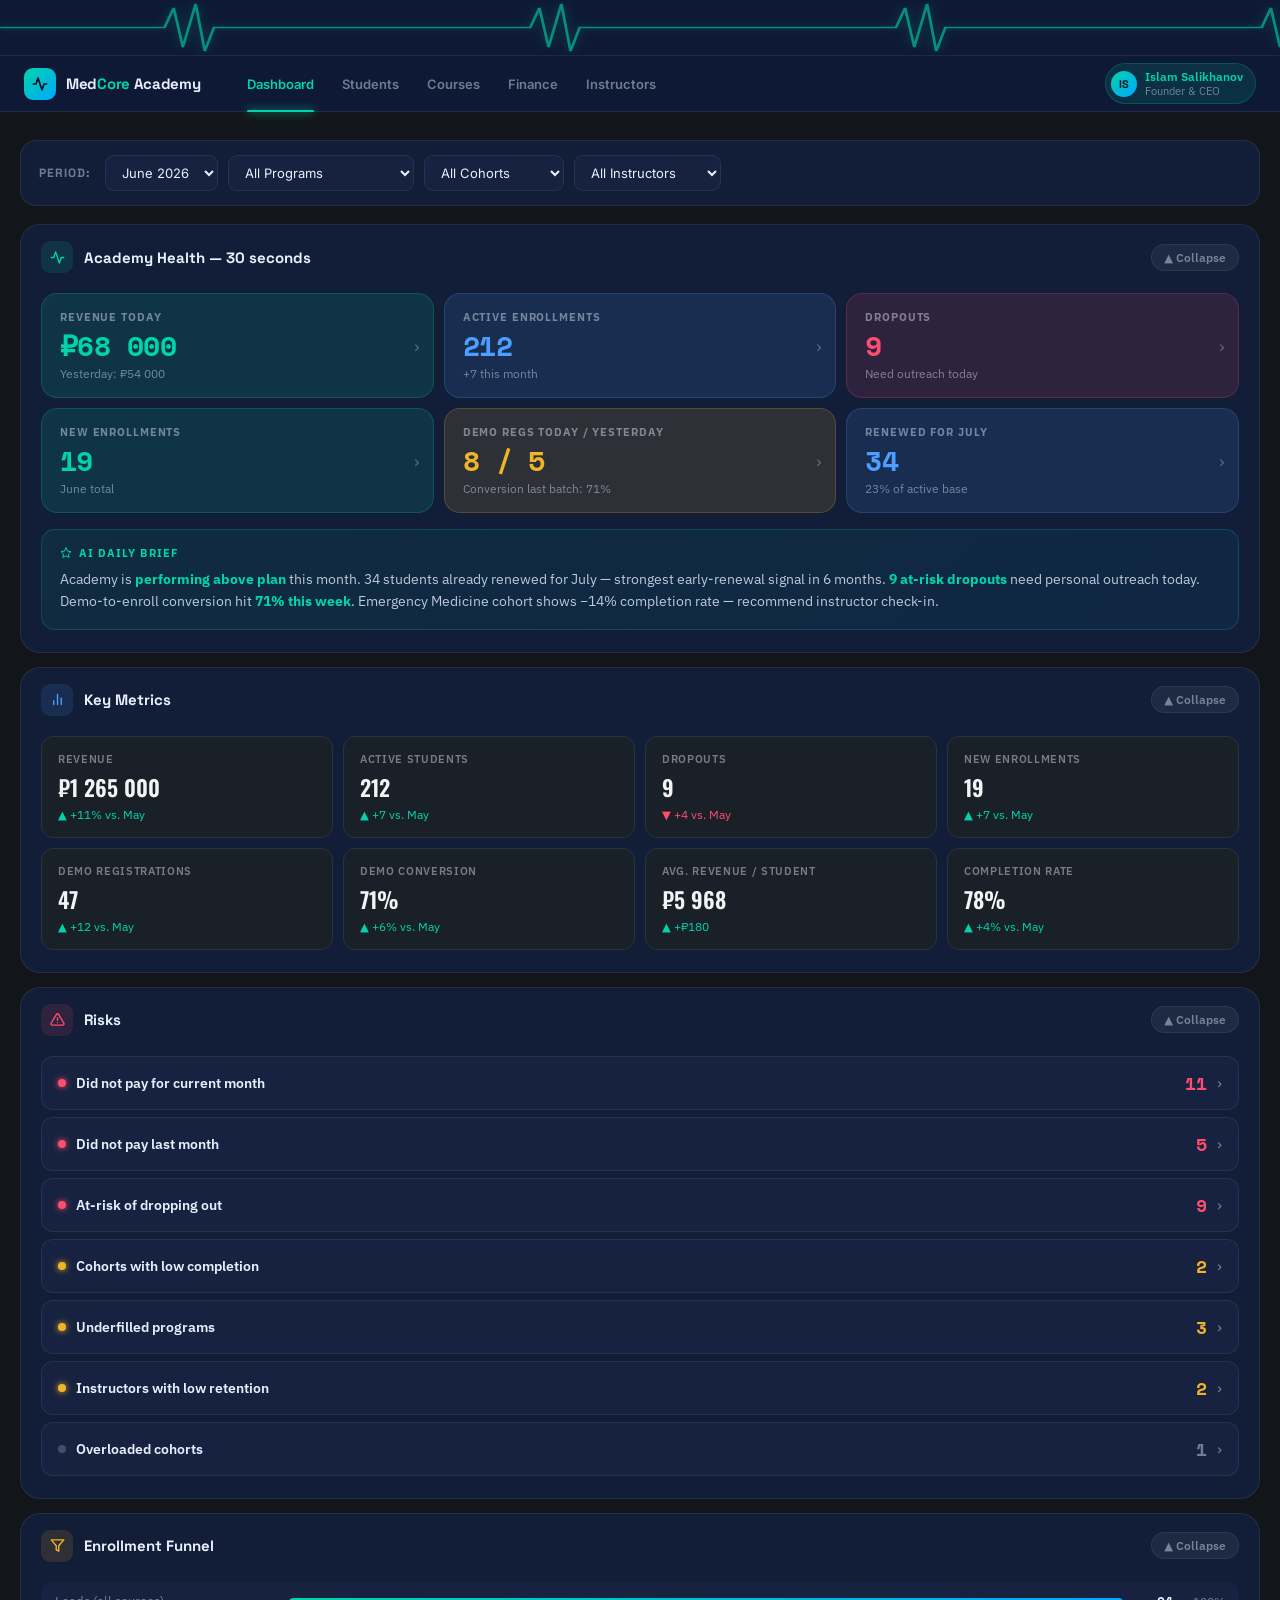
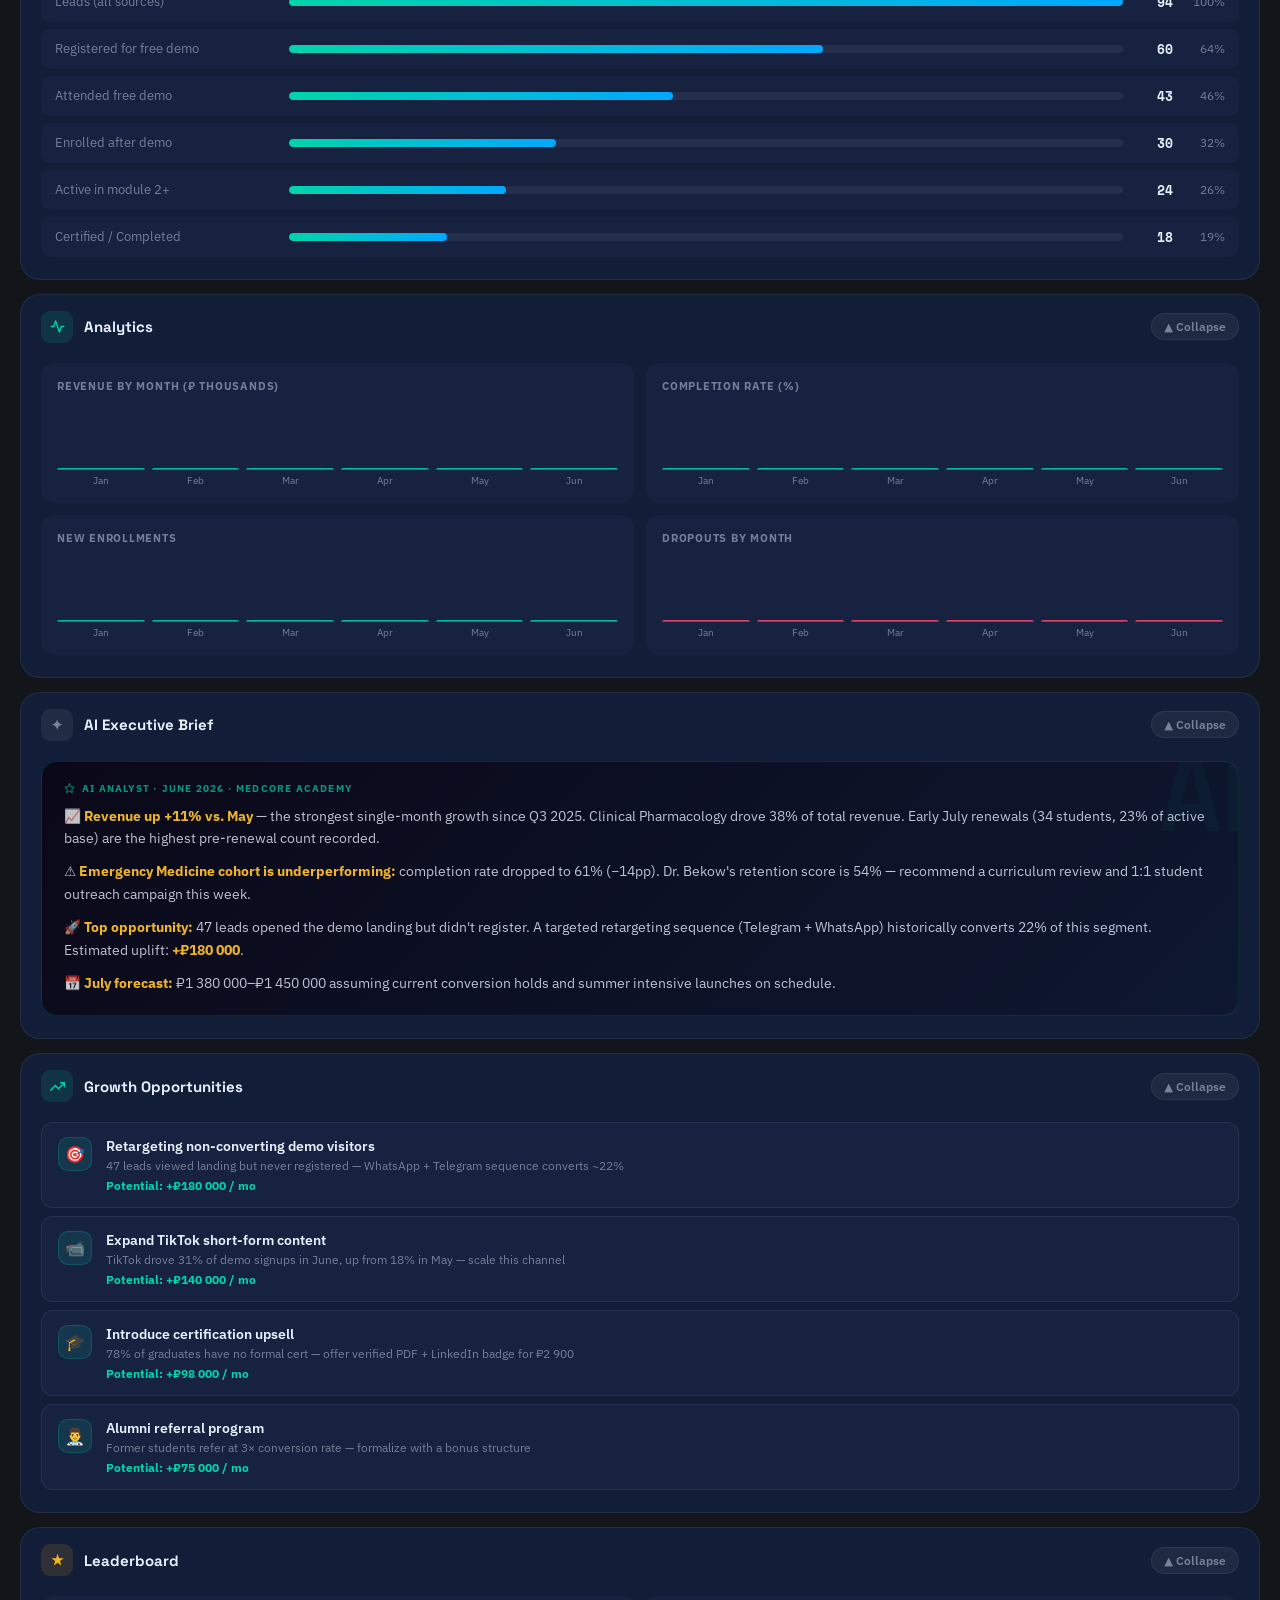
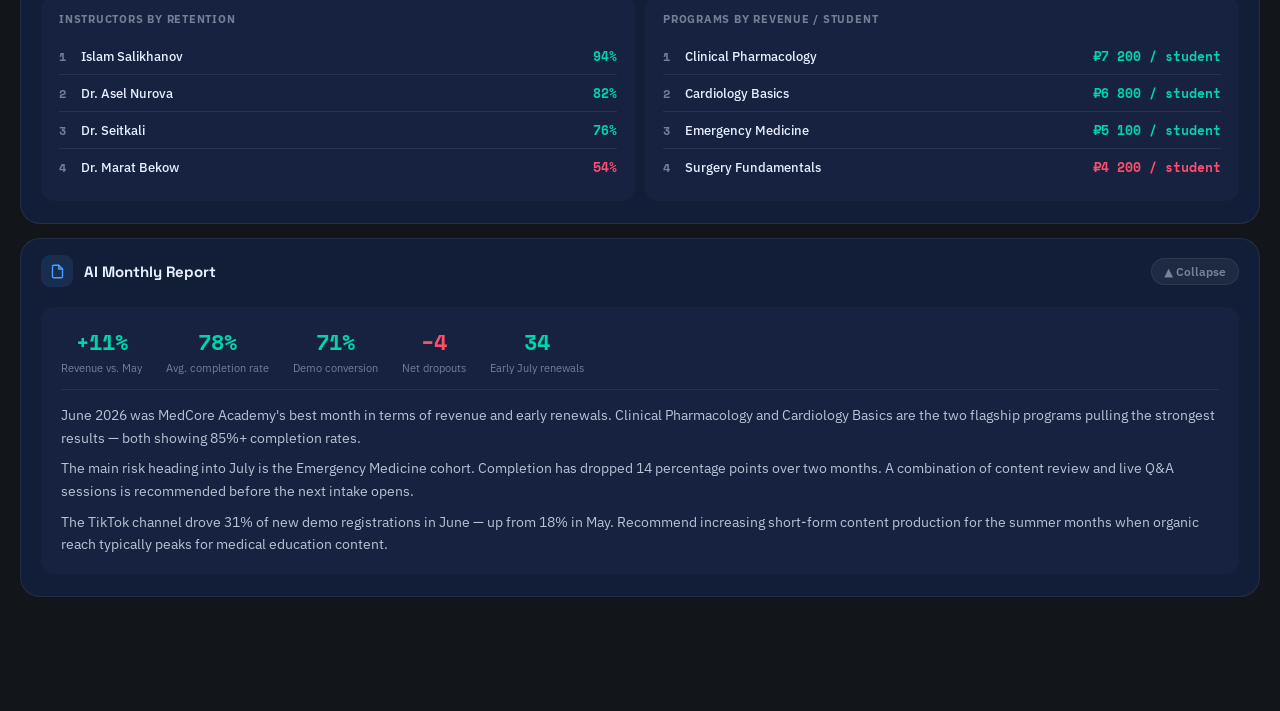
<file: pages/medcore-dashboard.html>
<!DOCTYPE html>
<html lang="en">
<head>
<meta charset="UTF-8">
<meta name="viewport" content="width=device-width, initial-scale=1.0">
<title>MedCore Academy — CRM Dashboard</title>
<link href="https://fonts.googleapis.com/css2?family=Space+Grotesk:wght@400;500;600;700;800&family=Inter:wght@400;500;600;700&family=Space+Mono:wght@400;700&display=swap" rel="stylesheet">
<style>
:root{
  --night:#060D1F;
  --navy:#0E1A35;
  --card:#121E38;
  --card2:#172240;
  --teal:#00D4AA;
  --teal-dim:rgba(0,212,170,.12);
  --teal-glow:rgba(0,212,170,.25);
  --red:#FF4D6D;
  --red-dim:rgba(255,77,109,.12);
  --amber:#F0B429;
  --amber-dim:rgba(240,180,41,.12);
  --blue:#4D9FFF;
  --blue-dim:rgba(77,159,255,.12);
  --text:#E8F0FF;
  --muted:rgba(232,240,255,.45);
  --border:rgba(255,255,255,.07);
  --border2:rgba(0,212,170,.2);
  --sh:0 4px 24px rgba(0,0,0,.4);
  --shlg:0 20px 60px rgba(0,0,0,.55);
}
*{box-sizing:border-box;margin:0;padding:0;}
html{scroll-behavior:smooth;}
body{background:var(--night);color:var(--text);font-family:'Inter',sans-serif;min-height:100vh;overflow-x:hidden;}

/* ECG HERO STRIPE */
.ecg-stripe{width:100%;height:56px;background:var(--navy);border-bottom:1px solid var(--border);position:relative;overflow:hidden;flex-shrink:0;}
.ecg-svg{position:absolute;top:0;left:0;width:200%;height:100%;}
.ecg-path{fill:none;stroke:var(--teal);stroke-width:1.5;opacity:.6;animation:ecg-scroll 4s linear infinite;}
.ecg-glow{fill:none;stroke:var(--teal);stroke-width:3;opacity:.15;filter:blur(3px);animation:ecg-scroll 4s linear infinite;}
@keyframes ecg-scroll{from{transform:translateX(0);}to{transform:translateX(-50%);}}

/* NAV */
.nav{background:var(--navy);border-bottom:1px solid var(--border);display:flex;align-items:center;padding:0 24px;height:56px;position:sticky;top:0;z-index:40;gap:0;}
.nav-logo-wrap{display:flex;align-items:center;gap:10px;margin-right:32px;flex-shrink:0;}
.nav-logo-icon{width:32px;height:32px;border-radius:9px;background:linear-gradient(135deg,var(--teal),#00A8FF);display:flex;align-items:center;justify-content:center;}
.nav-logo-text{font-family:'Space Grotesk';font-weight:800;font-size:15px;color:var(--text);letter-spacing:-.02em;}
.nav-logo-text span{color:var(--teal);}
.nav-tab{font-family:'Inter';font-size:13px;font-weight:600;color:var(--muted);padding:0 14px;height:56px;display:inline-flex;align-items:center;border:none;background:none;cursor:pointer;position:relative;white-space:nowrap;transition:color .15s;}
.nav-tab:hover{color:var(--text);}
.nav-tab.active{color:var(--teal);}
.nav-tab.active::after{content:'';position:absolute;left:14px;right:14px;bottom:0;height:2px;background:var(--teal);border-radius:2px;box-shadow:0 0 8px var(--teal);}
.nav-right{margin-left:auto;display:flex;align-items:center;gap:12px;}
.founder-pill{display:flex;align-items:center;gap:8px;background:var(--teal-dim);border:1px solid var(--border2);border-radius:999px;padding:5px 12px 5px 5px;}
.founder-avatar{width:26px;height:26px;border-radius:50%;background:linear-gradient(135deg,var(--teal),#00A8FF);display:flex;align-items:center;justify-content:center;font-family:'Space Grotesk';font-weight:700;font-size:11px;color:#060D1F;flex-shrink:0;}
.founder-name{font-size:12px;font-weight:600;color:var(--teal);}
.founder-role{font-size:10.5px;color:var(--muted);}

/* PAGE */
.page{max-width:1320px;margin:0 auto;padding:28px 20px 100px;}

/* FILTER BAR */
.fbar{display:flex;flex-wrap:wrap;gap:10px;align-items:center;background:var(--card);border:1px solid var(--border);border-radius:16px;padding:14px 18px;margin-bottom:18px;}
.fbar-label{font-family:'Space Grotesk';font-size:12px;font-weight:700;text-transform:uppercase;letter-spacing:.08em;color:var(--muted);margin-right:4px;}
.fbar select{padding:8px 12px;border:1px solid var(--border);border-radius:9px;font-family:'Inter';font-size:13px;background:var(--card2);color:var(--text);cursor:pointer;}
.fbar select:focus{outline:1px solid var(--teal);}

/* SECTION */
.sec{background:var(--card);border:1px solid var(--border);border-radius:20px;margin-bottom:14px;overflow:hidden;transition:border-color .2s;}
.sec:hover{border-color:rgba(255,255,255,.12);}
.sec-head{display:flex;align-items:center;justify-content:space-between;padding:16px 20px;cursor:pointer;user-select:none;}
.sec-head:hover .sec-title{color:var(--teal);}
.sec-title{font-family:'Space Grotesk';font-weight:700;font-size:15px;color:var(--text);display:flex;align-items:center;gap:11px;transition:color .15s;}
.sec-icon{width:32px;height:32px;border-radius:9px;display:flex;align-items:center;justify-content:center;flex-shrink:0;font-size:14px;}
.sec-icon.teal{background:var(--teal-dim);color:var(--teal);}
.sec-icon.red{background:var(--red-dim);color:var(--red);}
.sec-icon.amber{background:var(--amber-dim);color:var(--amber);}
.sec-icon.blue{background:var(--blue-dim);color:var(--blue);}
.sec-icon.dark{background:rgba(255,255,255,.06);color:var(--muted);}
.tog-btn{font-size:11.5px;font-weight:600;color:var(--muted);background:rgba(255,255,255,.05);border:1px solid var(--border);border-radius:999px;padding:5px 12px;cursor:pointer;display:inline-flex;align-items:center;gap:5px;transition:.15s;white-space:nowrap;}
.tog-btn:hover{background:rgba(255,255,255,.1);color:var(--text);}
.sec-body{padding:4px 20px 22px;}
.sec-body.collapsed{display:none;}

/* VITAL CARDS (daily) */
.vital-grid{display:grid;grid-template-columns:repeat(3,1fr);gap:10px;margin-bottom:16px;}
.vital{border-radius:16px;padding:16px 18px;cursor:pointer;transition:transform .15s,box-shadow .15s;border:1px solid transparent;position:relative;overflow:hidden;}
.vital::before{content:'';position:absolute;inset:0;opacity:0;transition:opacity .2s;}
.vital:hover{transform:translateY(-2px);}
.vital:hover::before{opacity:1;}
.vital.teal{background:var(--teal-dim);border-color:rgba(0,212,170,.2);}
.vital.teal:hover{box-shadow:0 0 24px rgba(0,212,170,.2);}
.vital.red{background:var(--red-dim);border-color:rgba(255,77,109,.2);}
.vital.red:hover{box-shadow:0 0 24px rgba(255,77,109,.2);}
.vital.amber{background:var(--amber-dim);border-color:rgba(240,180,41,.2);}
.vital.amber:hover{box-shadow:0 0 24px rgba(240,180,41,.18);}
.vital.blue{background:var(--blue-dim);border-color:rgba(77,159,255,.2);}
.vital.blue:hover{box-shadow:0 0 24px rgba(77,159,255,.2);}
.vital-label{font-size:11px;font-weight:700;text-transform:uppercase;letter-spacing:.08em;color:var(--muted);margin-bottom:8px;}
.vital-value{font-family:'Space Mono';font-size:28px;font-weight:700;line-height:1;letter-spacing:-.02em;}
.vital.teal .vital-value{color:var(--teal);}
.vital.red .vital-value{color:var(--red);}
.vital.amber .vital-value{color:var(--amber);}
.vital.blue .vital-value{color:var(--blue);}
.vital-sub{font-size:11.5px;color:var(--muted);margin-top:6px;}
.vital-arr{position:absolute;right:14px;top:50%;transform:translateY(-50%);font-size:18px;opacity:.3;}

/* AI brief */
.ai-brief{background:linear-gradient(135deg,rgba(0,212,170,.08),rgba(0,168,255,.06));border:1px solid var(--border2);border-radius:14px;padding:16px 18px;}
.ai-brief-lbl{font-size:10.5px;font-weight:700;text-transform:uppercase;letter-spacing:.1em;color:var(--teal);margin-bottom:8px;display:flex;align-items:center;gap:7px;}
.ai-brief-text{font-size:13.5px;line-height:1.65;color:rgba(232,240,255,.8);}
.ai-brief-text strong{color:var(--teal);}

/* KPI GRID */
.kpi-grid{display:grid;grid-template-columns:repeat(4,1fr);gap:10px;}
.kpi{background:var(--card2);border:1px solid var(--border);border-radius:14px;padding:15px 16px;transition:border-color .2s;}
.kpi:hover{border-color:rgba(0,212,170,.2);}
.kpi-label{font-size:11px;color:var(--muted);margin-bottom:5px;text-transform:uppercase;letter-spacing:.06em;font-weight:600;}
.kpi-value{font-family:'Space Mono';font-size:22px;font-weight:700;color:var(--text);}
.kpi-diff{font-size:11.5px;margin-top:4px;}
.kpi-diff.up{color:var(--teal);}
.kpi-diff.down{color:var(--red);}
.kpi-diff.flat{color:var(--muted);}

/* RISKS */
.risk-list{display:flex;flex-direction:column;gap:7px;}
.risk-item{display:flex;align-items:center;justify-content:space-between;padding:13px 16px;border-radius:12px;border:1px solid var(--border);background:var(--card2);cursor:pointer;transition:all .15s;}
.risk-item:hover{border-color:var(--red);background:var(--red-dim);}
.risk-left{display:flex;align-items:center;gap:10px;}
.rdot{width:8px;height:8px;border-radius:50%;}
.rdot.red{background:var(--red);box-shadow:0 0 6px var(--red);}
.rdot.amber{background:var(--amber);box-shadow:0 0 6px var(--amber);}
.rdot.muted{background:rgba(255,255,255,.2);}
.risk-name{font-size:13.5px;font-weight:600;color:var(--text);}
.risk-right{display:flex;align-items:center;gap:10px;}
.risk-count{font-family:'Space Mono';font-size:18px;font-weight:700;}
.risk-count.red{color:var(--red);}
.risk-count.amber{color:var(--amber);}
.risk-count.muted{color:var(--muted);}
.risk-arr{color:var(--muted);}

/* FUNNEL */
.funnel-list{display:flex;flex-direction:column;gap:7px;}
.funnel-row{display:flex;align-items:center;gap:14px;padding:10px 14px;border-radius:10px;background:var(--card2);}
.funnel-label{font-size:13px;color:var(--muted);min-width:220px;}
.funnel-bar-wrap{flex:1;height:8px;background:rgba(255,255,255,.06);border-radius:999px;overflow:hidden;}
.funnel-bar{height:100%;border-radius:999px;background:linear-gradient(90deg,var(--teal),#00A8FF);transition:width .8s ease;}
.funnel-n{font-family:'Space Mono';font-weight:700;font-size:13px;min-width:36px;text-align:right;color:var(--text);}
.funnel-pct{font-size:12px;color:var(--muted);min-width:38px;text-align:right;}

/* CHARTS */
.chart-grid{display:grid;grid-template-columns:1fr 1fr;gap:12px;}
.chart-box{background:var(--card2);border-radius:14px;padding:16px;}
.chart-title{font-size:11px;font-weight:700;text-transform:uppercase;letter-spacing:.07em;color:var(--muted);margin-bottom:14px;}
.bar-chart{display:flex;align-items:flex-end;gap:7px;height:80px;}
.bar-col{display:flex;flex-direction:column;align-items:center;gap:4px;flex:1;}
.bar{width:100%;border-radius:4px 4px 0 0;background:linear-gradient(180deg,var(--teal),rgba(0,212,170,.4));transition:height .5s ease;min-height:2px;cursor:pointer;}
.bar:hover{filter:brightness(1.2);}
.bar.red{background:linear-gradient(180deg,var(--red),rgba(255,77,109,.35));}
.bar.amber{background:linear-gradient(180deg,var(--amber),rgba(240,180,41,.35));}
.bar-lbl{font-size:9.5px;color:var(--muted);}

/* AI EXEC */
.ai-exec{background:linear-gradient(135deg,#0A0818,#0E1830);border:1px solid rgba(0,212,170,.15);border-radius:16px;padding:20px 22px;position:relative;overflow:hidden;}
.ai-exec::before{content:'AI';position:absolute;right:-10px;top:-15px;font-family:'Space Grotesk';font-size:100px;font-weight:800;color:rgba(0,212,170,.04);line-height:1;pointer-events:none;}
.ai-exec-lbl{font-size:10px;font-weight:700;text-transform:uppercase;letter-spacing:.12em;color:rgba(0,212,170,.7);margin-bottom:10px;display:flex;align-items:center;gap:7px;}
.ai-exec-text{font-size:13.5px;line-height:1.7;color:rgba(232,240,255,.8);}
.ai-exec-text strong{color:var(--amber);}
.ai-exec-text p{margin-bottom:10px;}
.ai-exec-text p:last-child{margin-bottom:0;}

/* GROWTH */
.growth-list{display:flex;flex-direction:column;gap:8px;}
.growth-item{display:flex;align-items:flex-start;gap:14px;padding:14px 16px;background:var(--card2);border-radius:12px;border:1px solid var(--border);transition:border-color .2s;}
.growth-item:hover{border-color:rgba(0,212,170,.2);}
.growth-icon{width:34px;height:34px;border-radius:10px;background:var(--teal-dim);border:1px solid var(--border2);display:flex;align-items:center;justify-content:center;font-size:16px;flex-shrink:0;}
.growth-title{font-size:13.5px;font-weight:600;color:var(--text);margin-bottom:3px;}
.growth-sub{font-size:12px;color:var(--muted);}
.growth-impact{font-size:11.5px;font-weight:700;margin-top:5px;color:var(--teal);}

/* RATINGS */
.rating-grid{display:grid;grid-template-columns:1fr 1fr;gap:10px;}
.rating-list{background:var(--card2);border-radius:14px;padding:16px 18px;}
.rating-list-title{font-size:11px;font-weight:700;text-transform:uppercase;letter-spacing:.07em;color:var(--muted);margin-bottom:12px;}
.rating-row{display:flex;align-items:center;justify-content:space-between;padding:8px 0;border-bottom:1px solid var(--border);font-size:13px;}
.rating-row:last-child{border-bottom:none;}
.rpos{font-family:'Space Mono';font-weight:700;color:var(--muted);min-width:22px;font-size:12px;}
.rname{flex:1;font-weight:500;color:var(--text);}
.rval{font-family:'Space Mono';font-weight:700;font-size:13px;}
.rval.green{color:var(--teal);}
.rval.red{color:var(--red);}

/* MONTHLY */
.monthly-box{background:var(--card2);border-radius:14px;padding:18px 20px;}
.monthly-stats{display:flex;gap:24px;margin-bottom:14px;padding-bottom:14px;border-bottom:1px solid var(--border);}
.ms-item{text-align:center;}
.ms-val{font-family:'Space Mono';font-size:22px;font-weight:700;}
.ms-val.up{color:var(--teal);}
.ms-val.down{color:var(--red);}
.ms-lbl{font-size:11px;color:var(--muted);margin-top:3px;}
.monthly-text{font-size:13.5px;line-height:1.68;color:rgba(232,240,255,.78);}
.monthly-text p{margin-bottom:8px;}
.monthly-text p:last-child{margin-bottom:0;}

/* MODAL */
.modal-ov{position:fixed;inset:0;background:rgba(6,13,31,.8);backdrop-filter:blur(8px);display:flex;align-items:center;justify-content:center;padding:20px;z-index:60;opacity:0;pointer-events:none;transition:opacity .2s;}
.modal-ov.open{opacity:1;pointer-events:auto;}
.modal{background:var(--card);border:1px solid var(--border);border-radius:22px;max-width:680px;width:100%;max-height:80vh;overflow:hidden;box-shadow:var(--shlg);transform:translateY(10px);transition:transform .25s;display:flex;flex-direction:column;}
.modal-ov.open .modal{transform:translateY(0);}
.modal-hd{padding:20px 24px;border-bottom:1px solid var(--border);display:flex;align-items:flex-start;justify-content:space-between;flex-shrink:0;}
.modal-hd-left h3{font-family:'Space Grotesk';font-size:18px;font-weight:700;color:var(--text);}
.modal-hd-left p{font-size:12.5px;color:var(--muted);margin-top:3px;}
.modal-close{background:rgba(255,255,255,.07);border:1px solid var(--border);border-radius:50%;width:30px;height:30px;display:flex;align-items:center;justify-content:center;cursor:pointer;color:var(--muted);font-size:15px;flex-shrink:0;transition:.15s;}
.modal-close:hover{background:var(--red-dim);color:var(--red);border-color:var(--red);}
.modal-scroll{overflow-y:auto;padding:18px 24px 24px;}
table.mtbl{width:100%;border-collapse:collapse;font-size:13px;}
table.mtbl th{text-align:left;font-size:10.5px;font-weight:700;text-transform:uppercase;letter-spacing:.05em;color:var(--muted);padding:8px 10px;border-bottom:1px solid var(--border);}
table.mtbl td{padding:11px 10px;border-bottom:1px solid rgba(255,255,255,.04);color:var(--text);}
table.mtbl tr:hover td{background:rgba(255,255,255,.03);}
table.mtbl tr:last-child td{border-bottom:none;}
.mtag{display:inline-flex;align-items:center;padding:3px 9px;border-radius:999px;font-size:11.5px;font-weight:600;}
.mtag.red{background:var(--red-dim);color:var(--red);}
.mtag.teal{background:var(--teal-dim);color:var(--teal);}
.mtag.amber{background:var(--amber-dim);color:var(--amber);}

/* TOASTS */
.toasts{position:fixed;bottom:24px;right:24px;display:flex;flex-direction:column;gap:9px;z-index:70;max-width:320px;}
.toast{background:var(--card);border:1px solid var(--border2);color:var(--text);padding:11px 16px;border-radius:12px;font-size:13px;display:flex;align-items:center;gap:8px;box-shadow:var(--shlg);animation:tin .25s ease;}
.toast span.dot{width:7px;height:7px;border-radius:50%;background:var(--teal);box-shadow:0 0 8px var(--teal);flex-shrink:0;}
@keyframes tin{from{opacity:0;transform:translateY(8px);}to{opacity:1;transform:none;}}
.toast.out{animation:tout .2s ease forwards;}
@keyframes tout{to{opacity:0;transform:translateY(8px);}}

/* BTN */
.btn{font-family:'Inter';font-size:13.5px;font-weight:600;padding:9px 18px;border-radius:10px;border:none;cursor:pointer;display:inline-flex;align-items:center;gap:7px;transition:all .15s;}
.btn-teal{background:var(--teal);color:#060D1F;}
.btn-teal:hover{filter:brightness(1.1);}
.btn-ghost{background:rgba(255,255,255,.06);color:var(--muted);border:1px solid var(--border);}
.btn-ghost:hover{background:rgba(255,255,255,.1);color:var(--text);}

/* DIVIDER */
hr.div{border:none;border-top:1px solid var(--border);margin:14px 0;}

@media(max-width:860px){.vital-grid,.kpi-grid,.chart-grid,.rating-grid{grid-template-columns:repeat(2,1fr);}}
@media(max-width:540px){.vital-grid,.kpi-grid{grid-template-columns:1fr;}}
</style>
  <link rel="stylesheet" href="../echo-gor-theme.css">
</head>
<body>

<!-- ECG STRIPE -->
<div class="ecg-stripe">
  <svg class="ecg-svg" viewBox="0 0 1400 56" preserveAspectRatio="none" xmlns="http://www.w3.org/2000/svg">
    <path class="ecg-glow" d="M0,28 L80,28 L90,28 L95,8 L100,48 L107,4 L112,52 L117,28 L130,28 L200,28 L280,28 L290,28 L295,8 L300,48 L307,4 L312,52 L317,28 L330,28 L400,28 L480,28 L490,28 L495,8 L500,48 L507,4 L512,52 L517,28 L530,28 L600,28 L680,28 L690,28 L695,8 L700,48 L707,4 L712,52 L717,28 L730,28 L800,28 L880,28 L890,28 L895,8 L900,48 L907,4 L912,52 L917,28 L930,28 L1000,28 L1080,28 L1090,28 L1095,8 L1100,48 L1107,4 L1112,52 L1117,28 L1130,28 L1200,28 L1280,28 L1290,28 L1295,8 L1300,48 L1307,4 L1312,52 L1317,28 L1330,28 L1400,28"/>
    <path class="ecg-path" d="M0,28 L80,28 L90,28 L95,8 L100,48 L107,4 L112,52 L117,28 L130,28 L200,28 L280,28 L290,28 L295,8 L300,48 L307,4 L312,52 L317,28 L330,28 L400,28 L480,28 L490,28 L495,8 L500,48 L507,4 L512,52 L517,28 L530,28 L600,28 L680,28 L690,28 L695,8 L700,48 L707,4 L712,52 L717,28 L730,28 L800,28 L880,28 L890,28 L895,8 L900,48 L907,4 L912,52 L917,28 L930,28 L1000,28 L1080,28 L1090,28 L1095,8 L1100,48 L1107,4 L1112,52 L1117,28 L1130,28 L1200,28 L1280,28 L1290,28 L1295,8 L1300,48 L1307,4 L1312,52 L1317,28 L1330,28 L1400,28"/>
  </svg>
</div>

<!-- NAV -->
<nav class="nav">
  <div class="nav-logo-wrap">
    <div class="nav-logo-icon">
      <svg width="16" height="16" viewBox="0 0 24 24" fill="none" stroke="#060D1F" stroke-width="2.5" stroke-linecap="round" stroke-linejoin="round"><path d="M22 12h-4l-3 9L9 3l-3 9H2"/></svg>
    </div>
    <div class="nav-logo-text">Med<span>Core</span> Academy</div>
  </div>
  <button class="nav-tab active">Dashboard</button>
  <button class="nav-tab">Students</button>
  <button class="nav-tab">Courses</button>
  <button class="nav-tab">Finance</button>
  <button class="nav-tab">Instructors</button>
  <div class="nav-right">
    <div class="founder-pill">
      <div class="founder-avatar">IS</div>
      <div>
        <div class="founder-name">Islam Salikhanov</div>
        <div class="founder-role">Founder & CEO</div>
      </div>
    </div>
  </div>
</nav>

<div class="page">

  <!-- FILTERS -->
  <div class="fbar">
    <span class="fbar-label">Period:</span>
    <select onchange="showToast('Filter applied')">
      <option>June 2026</option>
      <option>May 2026</option>
      <option>Q2 2026</option>
      <option>YTD 2026</option>
    </select>
    <select onchange="showToast('Filter applied')">
      <option>All Programs</option>
      <option>Clinical Pharmacology</option>
      <option>Emergency Medicine</option>
      <option>Cardiology Basics</option>
      <option>Surgery Fundamentals</option>
    </select>
    <select onchange="showToast('Filter applied')">
      <option>All Cohorts</option>
      <option>Cohort Jun-26</option>
      <option>Cohort May-26</option>
      <option>Cohort Apr-26</option>
    </select>
    <select onchange="showToast('Filter applied')">
      <option>All Instructors</option>
      <option>Islam Salikhanov</option>
      <option>Dr. Asel Nurova</option>
      <option>Dr. Marat Bekov</option>
    </select>
  </div>

  <!-- 1. HEALTH — 30 SECONDS -->
  <div class="sec" id="sec-daily">
    <div class="sec-head" onclick="toggleSec('daily')">
      <div class="sec-title">
        <span class="sec-icon teal">
          <svg width="15" height="15" viewBox="0 0 24 24" fill="none" stroke="currentColor" stroke-width="2.2" stroke-linecap="round" stroke-linejoin="round"><path d="M22 12h-4l-3 9L9 3l-3 9H2"/></svg>
        </span>
        Academy Health — 30 seconds
      </div>
      <button class="tog-btn" id="tog-daily">▲ Collapse</button>
    </div>
    <div class="sec-body" id="body-daily">
      <div class="vital-grid" id="vitalGrid"></div>
      <div class="ai-brief">
        <div class="ai-brief-lbl">
          <svg width="12" height="12" viewBox="0 0 24 24" fill="none" stroke="currentColor" stroke-width="2" stroke-linecap="round" stroke-linejoin="round"><polygon points="12 2 15.09 8.26 22 9.27 17 14.14 18.18 21.02 12 17.77 5.82 21.02 7 14.14 2 9.27 8.91 8.26 12 2"/></svg>
          AI Daily Brief
        </div>
        <div class="ai-brief-text">
          Academy is <strong>performing above plan</strong> this month. 34 students already renewed for July — strongest early-renewal signal in 6 months. <strong>9 at-risk dropouts</strong> need personal outreach today. Demo-to-enroll conversion hit <strong>71% this week</strong>. Emergency Medicine cohort shows −14% completion rate — recommend instructor check-in.
        </div>
      </div>
    </div>
  </div>

  <!-- 2. KPIs -->
  <div class="sec" id="sec-kpi">
    <div class="sec-head" onclick="toggleSec('kpi')">
      <div class="sec-title">
        <span class="sec-icon blue">
          <svg width="15" height="15" viewBox="0 0 24 24" fill="none" stroke="currentColor" stroke-width="2.2" stroke-linecap="round" stroke-linejoin="round"><line x1="18" y1="20" x2="18" y2="10"/><line x1="12" y1="20" x2="12" y2="4"/><line x1="6" y1="20" x2="6" y2="14"/></svg>
        </span>
        Key Metrics
      </div>
      <button class="tog-btn" id="tog-kpi">▲ Collapse</button>
    </div>
    <div class="sec-body" id="body-kpi">
      <div class="kpi-grid" id="kpiGrid"></div>
    </div>
  </div>

  <!-- 3. RISKS -->
  <div class="sec" id="sec-risks">
    <div class="sec-head" onclick="toggleSec('risks')">
      <div class="sec-title">
        <span class="sec-icon red">
          <svg width="15" height="15" viewBox="0 0 24 24" fill="none" stroke="currentColor" stroke-width="2.2" stroke-linecap="round" stroke-linejoin="round"><path d="M10.29 3.86L1.82 18a2 2 0 001.71 3h16.94a2 2 0 001.71-3L13.71 3.86a2 2 0 00-3.42 0z"/><line x1="12" y1="9" x2="12" y2="13"/><line x1="12" y1="17" x2="12.01" y2="17"/></svg>
        </span>
        Risks
      </div>
      <button class="tog-btn" id="tog-risks">▲ Collapse</button>
    </div>
    <div class="sec-body" id="body-risks">
      <div class="risk-list" id="riskList"></div>
    </div>
  </div>

  <!-- 4. FUNNEL -->
  <div class="sec" id="sec-funnel">
    <div class="sec-head" onclick="toggleSec('funnel')">
      <div class="sec-title">
        <span class="sec-icon amber">
          <svg width="15" height="15" viewBox="0 0 24 24" fill="none" stroke="currentColor" stroke-width="2.2" stroke-linecap="round" stroke-linejoin="round"><polygon points="22 3 2 3 10 12.46 10 19 14 21 14 12.46 22 3"/></svg>
        </span>
        Enrollment Funnel
      </div>
      <button class="tog-btn" id="tog-funnel">▲ Collapse</button>
    </div>
    <div class="sec-body" id="body-funnel">
      <div class="funnel-list" id="funnelList"></div>
    </div>
  </div>

  <!-- 5. CHARTS -->
  <div class="sec" id="sec-charts">
    <div class="sec-head" onclick="toggleSec('charts')">
      <div class="sec-title">
        <span class="sec-icon teal">
          <svg width="15" height="15" viewBox="0 0 24 24" fill="none" stroke="currentColor" stroke-width="2.2" stroke-linecap="round" stroke-linejoin="round"><polyline points="22 12 18 12 15 21 9 3 6 12 2 12"/></svg>
        </span>
        Analytics
      </div>
      <button class="tog-btn" id="tog-charts">▲ Collapse</button>
    </div>
    <div class="sec-body" id="body-charts">
      <div class="chart-grid">
        <div class="chart-box">
          <div class="chart-title">Revenue by month (₽ thousands)</div>
          <div class="bar-chart" id="chart-rev"></div>
        </div>
        <div class="chart-box">
          <div class="chart-title">Completion rate (%)</div>
          <div class="bar-chart" id="chart-comp"></div>
        </div>
        <div class="chart-box">
          <div class="chart-title">New enrollments</div>
          <div class="bar-chart" id="chart-new"></div>
        </div>
        <div class="chart-box">
          <div class="chart-title">Dropouts by month</div>
          <div class="bar-chart" id="chart-drop"></div>
        </div>
      </div>
    </div>
  </div>

  <!-- 6. AI EXECUTIVE BRIEF -->
  <div class="sec" id="sec-ai">
    <div class="sec-head" onclick="toggleSec('ai')">
      <div class="sec-title">
        <span class="sec-icon dark">✦</span>
        AI Executive Brief
      </div>
      <button class="tog-btn" id="tog-ai">▲ Collapse</button>
    </div>
    <div class="sec-body" id="body-ai">
      <div class="ai-exec">
        <div class="ai-exec-lbl">
          <svg width="11" height="11" viewBox="0 0 24 24" fill="none" stroke="currentColor" stroke-width="2" stroke-linecap="round" stroke-linejoin="round"><polygon points="12 2 15.09 8.26 22 9.27 17 14.14 18.18 21.02 12 17.77 5.82 21.02 7 14.14 2 9.27 8.91 8.26 12 2"/></svg>
          AI Analyst · June 2026 · MedCore Academy
        </div>
        <div class="ai-exec-text">
          <p>📈 <strong>Revenue up +11% vs. May</strong> — the strongest single-month growth since Q3 2025. Clinical Pharmacology drove 38% of total revenue. Early July renewals (34 students, 23% of active base) are the highest pre-renewal count recorded.</p>
          <p>⚠️ <strong>Emergency Medicine cohort is underperforming:</strong> completion rate dropped to 61% (−14pp). Dr. Bekow's retention score is 54% — recommend a curriculum review and 1:1 student outreach campaign this week.</p>
          <p>🚀 <strong>Top opportunity:</strong> 47 leads opened the demo landing but didn't register. A targeted retargeting sequence (Telegram + WhatsApp) historically converts 22% of this segment. Estimated uplift: <strong>+₽180 000</strong>.</p>
          <p>📅 <strong>July forecast:</strong> ₽1 380 000–₽1 450 000 assuming current conversion holds and summer intensive launches on schedule.</p>
        </div>
      </div>
    </div>
  </div>

  <!-- 7. GROWTH -->
  <div class="sec" id="sec-growth">
    <div class="sec-head" onclick="toggleSec('growth')">
      <div class="sec-title">
        <span class="sec-icon teal">
          <svg width="15" height="15" viewBox="0 0 24 24" fill="none" stroke="currentColor" stroke-width="2.2" stroke-linecap="round" stroke-linejoin="round"><polyline points="23 6 13.5 15.5 8.5 10.5 1 18"/><polyline points="17 6 23 6 23 12"/></svg>
        </span>
        Growth Opportunities
      </div>
      <button class="tog-btn" id="tog-growth">▲ Collapse</button>
    </div>
    <div class="sec-body" id="body-growth">
      <div class="growth-list" id="growthList"></div>
    </div>
  </div>

  <!-- 8. RATINGS -->
  <div class="sec" id="sec-rating">
    <div class="sec-head" onclick="toggleSec('rating')">
      <div class="sec-title">
        <span class="sec-icon amber">★</span>
        Leaderboard
      </div>
      <button class="tog-btn" id="tog-rating">▲ Collapse</button>
    </div>
    <div class="sec-body" id="body-rating">
      <div class="rating-grid" id="ratingGrid"></div>
    </div>
  </div>

  <!-- 9. MONTHLY REPORT -->
  <div class="sec" id="sec-monthly">
    <div class="sec-head" onclick="toggleSec('monthly')">
      <div class="sec-title">
        <span class="sec-icon blue">
          <svg width="15" height="15" viewBox="0 0 24 24" fill="none" stroke="currentColor" stroke-width="2.2" stroke-linecap="round" stroke-linejoin="round"><path d="M14 2H6a2 2 0 00-2 2v16a2 2 0 002 2h12a2 2 0 002-2V8z"/><polyline points="14 2 14 8 20 8"/></svg>
        </span>
        AI Monthly Report
      </div>
      <button class="tog-btn" id="tog-monthly">▲ Collapse</button>
    </div>
    <div class="sec-body" id="body-monthly">
      <div class="monthly-box">
        <div class="monthly-stats">
          <div class="ms-item"><div class="ms-val up">+11%</div><div class="ms-lbl">Revenue vs. May</div></div>
          <div class="ms-item"><div class="ms-val up">78%</div><div class="ms-lbl">Avg. completion rate</div></div>
          <div class="ms-item"><div class="ms-val up">71%</div><div class="ms-lbl">Demo conversion</div></div>
          <div class="ms-item"><div class="ms-val down">−4</div><div class="ms-lbl">Net dropouts</div></div>
          <div class="ms-item"><div class="ms-val up">34</div><div class="ms-lbl">Early July renewals</div></div>
        </div>
        <div class="monthly-text">
          <p>June 2026 was MedCore Academy's best month in terms of revenue and early renewals. Clinical Pharmacology and Cardiology Basics are the two flagship programs pulling the strongest results — both showing 85%+ completion rates.</p>
          <p>The main risk heading into July is the Emergency Medicine cohort. Completion has dropped 14 percentage points over two months. A combination of content review and live Q&A sessions is recommended before the next intake opens.</p>
          <p>The TikTok channel drove 31% of new demo registrations in June — up from 18% in May. Recommend increasing short-form content production for the summer months when organic reach typically peaks for medical education content.</p>
        </div>
      </div>
    </div>
  </div>

</div><!-- /page -->

<!-- MODAL -->
<div class="modal-ov" id="modal">
  <div class="modal">
    <div class="modal-hd">
      <div class="modal-hd-left">
        <h3 id="modalTitle">List</h3>
        <p id="modalSub"></p>
      </div>
      <button class="modal-close" onclick="closeModal()">✕</button>
    </div>
    <div class="modal-scroll" id="modalBody"></div>
  </div>
</div>

<div class="toasts" id="toasts"></div>

<script>
// ====== COLLAPSE STATE ======
const CKEY='medcore_collapse_v1';
let cs={};
try{cs=JSON.parse(localStorage.getItem(CKEY)||'{}');}catch(e){}
const SECS=['daily','kpi','risks','funnel','charts','ai','growth','rating','monthly'];

function toggleSec(id){
  cs[id]=!cs[id];
  try{localStorage.setItem(CKEY,JSON.stringify(cs));}catch(e){}
  applySec(id);
}
function applySec(id){
  const b=document.getElementById('body-'+id);
  const t=document.getElementById('tog-'+id);
  if(!b||!t) return;
  const col=!!cs[id];
  b.classList.toggle('collapsed',col);
  t.textContent=col?'▼ Expand':'▲ Collapse';
}

// ====== DATA ======
const MONTHS=['Jan','Feb','Mar','Apr','May','Jun'];
const D={
  revenue:   [820,890,960,1050,1140,1265],
  completion:[72,75,70,77,74,78],
  newEnroll: [18,14,22,17,12,19],
  dropouts:  [5,4,7,4,9,4],
  kpis:[
    {label:'Revenue',value:'₽1 265 000',diff:'+11% vs. May',dir:'up'},
    {label:'Active Students',value:'212',diff:'+7 vs. May',dir:'up'},
    {label:'Dropouts',value:'9',diff:'+4 vs. May',dir:'down'},
    {label:'New Enrollments',value:'19',diff:'+7 vs. May',dir:'up'},
    {label:'Demo Registrations',value:'47',diff:'+12 vs. May',dir:'up'},
    {label:'Demo Conversion',value:'71%',diff:'+6% vs. May',dir:'up'},
    {label:'Avg. Revenue / Student',value:'₽5 968',diff:'+₽180',dir:'up'},
    {label:'Completion Rate',value:'78%',diff:'+4% vs. May',dir:'up'},
  ],
  funnel:[
    {label:'Leads (all sources)',n:94,pct:100},
    {label:'Registered for free demo',n:60,pct:64},
    {label:'Attended free demo',n:43,pct:46},
    {label:'Enrolled after demo',n:30,pct:32},
    {label:'Active in module 2+',n:24,pct:26},
    {label:'Certified / Completed',n:18,pct:19},
  ],
  risks:[
    {key:'unpaid',   label:'Did not pay for current month',  count:11,dot:'red'},
    {key:'past_due', label:'Did not pay last month',         count:5, dot:'red'},
    {key:'dropout',  label:'At-risk of dropping out',        count:9, dot:'red'},
    {key:'low_comp', label:'Cohorts with low completion',    count:2, dot:'amber'},
    {key:'low_fill', label:'Underfilled programs',           count:3, dot:'amber'},
    {key:'low_inst', label:'Instructors with low retention', count:2, dot:'amber'},
    {key:'overload', label:'Overloaded cohorts',             count:1, dot:'muted'},
  ],
  modal_unpaid:[
    {name:'Алия Нурланова',    phone:'+7 701 111 22 33', course:'Clinical Pharmacology', debt:'₽9 900'},
    {name:'Дамир Сейткали',    phone:'+7 705 222 33 44', course:'Emergency Medicine',    debt:'₽9 900'},
    {name:'Жанна Ахметова',    phone:'+7 702 333 44 55', course:'Cardiology Basics',     debt:'₽12 900'},
    {name:'Марат Искаков',     phone:'+7 747 444 55 66', course:'Surgery Fundamentals',  debt:'₽9 900'},
    {name:'Гульнара Оразова',  phone:'+7 700 555 66 77', course:'Clinical Pharmacology', debt:'₽9 900'},
  ],
  modal_dropout:[
    {name:'Сабина Дюсенова',  course:'Emergency Medicine',   progress:'22%', last:'12.06.2026'},
    {name:'Тимур Жаксыбеков', course:'Emergency Medicine',   progress:'31%', last:'09.06.2026'},
    {name:'Асем Болатова',    course:'Surgery Fundamentals', progress:'18%', last:'07.06.2026'},
    {name:'Нурлан Ергали',    course:'Cardiology Basics',    progress:'45%', last:'15.06.2026'},
  ],
  modal_low_comp:[
    {cohort:'Emergency Medicine Jun-26',  instructor:'Dr. Bekow', prev:'75%',curr:'61%',diff:'-14%'},
    {cohort:'Surgery Fundamentals Apr-26',instructor:'Dr. Bekow', prev:'70%',curr:'63%',diff:'-7%'},
  ],
  modal_low_fill:[
    {program:'Pediatric Medicine Basics', instructor:'Dr. Seitkali', fill:'41%'},
    {program:'Oncology Intro',            instructor:'Dr. Nurova',   fill:'38%'},
    {program:'Neurology Basics',          instructor:'Dr. Bekow',    fill:'53%'},
  ],
  modal_low_inst:[
    {name:'Dr. Marat Bekow', retention:'54%'},
    {name:'Dr. Asel Nurova', retention:'61%'},
  ],
  modal_overload:[
    {cohort:'Clinical Pharmacology Jun-26', fill:'112%'},
  ],
  modal_next:[
    {name:'Жанна Касенова',  course:'Clinical Pharmacology', date:'01.06.2026'},
    {name:'Самат Ермеков',   course:'Cardiology Basics',     date:'03.06.2026'},
    {name:'Виктория Жукова', course:'Emergency Medicine',    date:'05.06.2026'},
  ],
  growth:[
    {icon:'🎯',title:'Retargeting non-converting demo visitors',   sub:'47 leads viewed landing but never registered — WhatsApp + Telegram sequence converts ~22%',impact:'+₽180 000',level:'high'},
    {icon:'📹',title:'Expand TikTok short-form content',          sub:'TikTok drove 31% of demo signups in June, up from 18% in May — scale this channel',impact:'+₽140 000',level:'high'},
    {icon:'🎓',title:'Introduce certification upsell',             sub:'78% of graduates have no formal cert — offer verified PDF + LinkedIn badge for ₽2 900',impact:'+₽98 000',level:'high'},
    {icon:'👨‍⚕️',title:'Alumni referral program',                  sub:'Former students refer at 3× conversion rate — formalize with a bonus structure',impact:'+₽75 000',level:'high'},
  ],
  ratings:{
    instructors:[
      {name:'Islam Salikhanov', val:'94%', dir:'green'},
      {name:'Dr. Asel Nurova', val:'82%', dir:'green'},
      {name:'Dr. Seitkali',    val:'76%', dir:'green'},
      {name:'Dr. Marat Bekow', val:'54%', dir:'red'},
    ],
    programs:[
      {name:'Clinical Pharmacology', val:'₽7 200 / student', dir:'green'},
      {name:'Cardiology Basics',     val:'₽6 800 / student', dir:'green'},
      {name:'Emergency Medicine',    val:'₽5 100 / student', dir:'green'},
      {name:'Surgery Fundamentals',  val:'₽4 200 / student', dir:'red'},
    ],
  },
};

// ====== RENDER ======
function renderVitals(){
  const items=[
    {label:'Revenue today',      value:'₽68 000',sub:'Yesterday: ₽54 000',      color:'teal', key:'rev_today'},
    {label:'Active enrollments', value:'212',    sub:'+7 this month',            color:'blue', key:'active'},
    {label:'Dropouts',           value:'9',      sub:'Need outreach today',       color:'red',  key:'dropout'},
    {label:'New enrollments',    value:'19',     sub:'June total',               color:'teal', key:'new_enroll'},
    {label:'Demo regs today / yesterday', value:'8 / 5', sub:'Conversion last batch: 71%', color:'amber', key:'demo'},
    {label:'Renewed for July',   value:'34',     sub:'23% of active base',       color:'blue', key:'next'},
  ];
  document.getElementById('vitalGrid').innerHTML=items.map(i=>`
    <div class="vital ${i.color}" onclick="openModal('${i.key}')">
      <div class="vital-label">${i.label}</div>
      <div class="vital-value">${i.value}</div>
      <div class="vital-sub">${i.sub}</div>
      <span class="vital-arr">›</span>
    </div>`).join('');
}

function renderKPI(){
  document.getElementById('kpiGrid').innerHTML=D.kpis.map(k=>`
    <div class="kpi">
      <div class="kpi-label">${k.label}</div>
      <div class="kpi-value">${k.value}</div>
      <div class="kpi-diff ${k.dir}">${k.dir==='up'?'▲':'▼'} ${k.diff}</div>
    </div>`).join('');
}

function renderRisks(){
  document.getElementById('riskList').innerHTML=D.risks.map(r=>`
    <div class="risk-item" onclick="openModal('${r.key}')">
      <div class="risk-left">
        <span class="rdot ${r.dot}"></span>
        <span class="risk-name">${r.label}</span>
      </div>
      <div class="risk-right">
        <span class="risk-count ${r.dot}">${r.count}</span>
        <span class="risk-arr">›</span>
      </div>
    </div>`).join('');
}

function renderFunnel(){
  const max=D.funnel[0].n;
  document.getElementById('funnelList').innerHTML=D.funnel.map(f=>`
    <div class="funnel-row">
      <span class="funnel-label">${f.label}</span>
      <div class="funnel-bar-wrap"><div class="funnel-bar" style="width:${(f.n/max*100).toFixed(0)}%"></div></div>
      <span class="funnel-n">${f.n}</span>
      <span class="funnel-pct">${f.pct}%</span>
    </div>`).join('');
}

function renderCharts(){
  function bars(id,data,cls=''){
    const mx=Math.max(...data);
    document.getElementById(id).innerHTML=data.map((v,i)=>`
      <div class="bar-col">
        <div class="bar ${cls}" style="height:${(v/mx*100).toFixed(0)}%" title="${v}"></div>
        <span class="bar-lbl">${MONTHS[i]}</span>
      </div>`).join('');
  }
  bars('chart-rev',D.revenue);
  bars('chart-comp',D.completion);
  bars('chart-new',D.newEnroll);
  bars('chart-drop',D.dropouts,'red');
}

function renderGrowth(){
  document.getElementById('growthList').innerHTML=D.growth.map(g=>`
    <div class="growth-item">
      <div class="growth-icon">${g.icon}</div>
      <div>
        <div class="growth-title">${g.title}</div>
        <div class="growth-sub">${g.sub}</div>
        <div class="growth-impact">Potential: ${g.impact} / mo</div>
      </div>
    </div>`).join('');
}

function renderRatings(){
  document.getElementById('ratingGrid').innerHTML=`
    <div class="rating-list">
      <div class="rating-list-title">Instructors by retention</div>
      ${D.ratings.instructors.map((r,i)=>`
        <div class="rating-row">
          <span class="rpos">${i+1}</span>
          <span class="rname">${r.name}</span>
          <span class="rval ${r.dir}">${r.val}</span>
        </div>`).join('')}
    </div>
    <div class="rating-list">
      <div class="rating-list-title">Programs by revenue / student</div>
      ${D.ratings.programs.map((r,i)=>`
        <div class="rating-row">
          <span class="rpos">${i+1}</span>
          <span class="rname">${r.name}</span>
          <span class="rval ${r.dir}">${r.val}</span>
        </div>`).join('')}
    </div>`;
}

// ====== MODAL ======
function openModal(key){
  const ov=document.getElementById('modal');
  const title=document.getElementById('modalTitle');
  const sub=document.getElementById('modalSub');
  const body=document.getElementById('modalBody');
  let h='';

  if(key==='unpaid'||key==='rev_today'||key==='active'){
    title.textContent='Did not pay this month';
    sub.textContent=`${D.modal_unpaid.length} students · June 2026`;
    h=`<table class="mtbl"><thead><tr><th>Student</th><th>Phone</th><th>Program</th><th>Debt</th></tr></thead><tbody>
      ${D.modal_unpaid.map(s=>`<tr><td><b>${s.name}</b></td><td style="color:var(--muted)">${s.phone}</td><td>${s.course}</td><td><span class="mtag red">${s.debt}</span></td></tr>`).join('')}
    </tbody></table>`;
  }
  else if(key==='past_due'){
    title.textContent='Did not pay last month';
    sub.textContent='Critical — 2+ months overdue';
    h=`<table class="mtbl"><thead><tr><th>Student</th><th>Program</th><th>Debt</th></tr></thead><tbody>
      ${D.modal_unpaid.slice(0,3).map(s=>`<tr><td><b>${s.name}</b></td><td>${s.course}</td><td><span class="mtag red">${s.debt}</span></td></tr>`).join('')}
    </tbody></table>`;
  }
  else if(key==='dropout'){
    title.textContent='At-risk of dropping out';
    sub.textContent='Last login 7+ days ago · below 50% progress';
    h=`<table class="mtbl"><thead><tr><th>Student</th><th>Program</th><th>Progress</th><th>Last seen</th></tr></thead><tbody>
      ${D.modal_dropout.map(s=>`<tr><td><b>${s.name}</b></td><td>${s.course}</td><td><span class="mtag amber">${s.progress}</span></td><td style="color:var(--muted)">${s.last}</td></tr>`).join('')}
    </tbody></table>`;
  }
  else if(key==='low_comp'){
    title.textContent='Cohorts with low completion';
    sub.textContent='Sorted worst → best';
    h=`<table class="mtbl"><thead><tr><th>Cohort</th><th>Instructor</th><th>Prev. month</th><th>This month</th><th>Change</th></tr></thead><tbody>
      ${D.modal_low_comp.map(r=>`<tr><td><b>${r.cohort}</b></td><td>${r.instructor}</td><td>${r.prev}</td><td>${r.curr}</td><td><span class="mtag red">${r.diff}</span></td></tr>`).join('')}
    </tbody></table>`;
  }
  else if(key==='low_fill'){
    title.textContent='Underfilled programs';
    sub.textContent='Below 60% capacity';
    h=`<table class="mtbl"><thead><tr><th>Program</th><th>Instructor</th><th>Fill rate</th></tr></thead><tbody>
      ${D.modal_low_fill.map(r=>`<tr><td><b>${r.program}</b></td><td>${r.instructor}</td><td><span class="mtag amber">${r.fill}</span></td></tr>`).join('')}
    </tbody></table>`;
  }
  else if(key==='low_inst'){
    title.textContent='Instructors with low retention';
    sub.textContent='Below academy average (78%)';
    h=`<table class="mtbl"><thead><tr><th>Instructor</th><th>Retention</th></tr></thead><tbody>
      ${D.modal_low_inst.map(r=>`<tr><td><b>${r.name}</b></td><td><span class="mtag red">${r.retention}</span></td></tr>`).join('')}
    </tbody></table>`;
  }
  else if(key==='overload'){
    title.textContent='Overloaded cohorts';
    sub.textContent='Above 100% capacity';
    h=`<table class="mtbl"><thead><tr><th>Cohort</th><th>Fill rate</th></tr></thead><tbody>
      ${D.modal_overload.map(r=>`<tr><td><b>${r.cohort}</b></td><td><span class="mtag teal">${r.fill}</span></td></tr>`).join('')}
    </tbody></table>`;
  }
  else if(key==='next'||key==='new_enroll'){
    title.textContent='Renewed for July';
    sub.textContent='34 students already paid for next month';
    h=`<div style="background:var(--teal-dim);border:1px solid var(--border2);border-radius:10px;padding:13px 16px;margin-bottom:14px;font-size:13.5px;color:var(--teal);font-weight:600;">
      ✓ 34 of 212 active students (16%) renewed before month end
    </div>
    <table class="mtbl"><thead><tr><th>Student</th><th>Program</th><th>Paid on</th></tr></thead><tbody>
      ${D.modal_next.map(s=>`<tr><td><b>${s.name}</b></td><td>${s.course}</td><td style="color:var(--muted)">${s.date}</td></tr>`).join('')}
      <tr><td colspan="3" style="text-align:center;color:var(--muted);font-size:12px;padding:12px;">+ 31 more students</td></tr>
    </tbody></table>`;
  }
  else if(key==='demo'){
    title.textContent='Demo registrations';
    sub.textContent='Today: 8 · Yesterday: 5 · Last batch conversion: 71%';
    h=`<table class="mtbl"><thead><tr><th>Lead</th><th>Source</th><th>Program of interest</th><th>Demo date</th></tr></thead><tbody>
      <tr><td><b>Асель Нурбекова</b></td><td>TikTok</td><td>Clinical Pharmacology</td><td>24.06.2026</td></tr>
      <tr><td><b>Руслан Дюсенов</b></td><td>Instagram</td><td>Cardiology Basics</td><td>24.06.2026</td></tr>
      <tr><td><b>Малика Сейтова</b></td><td>Google</td><td>Emergency Medicine</td><td>25.06.2026</td></tr>
      <tr><td colspan="4" style="text-align:center;color:var(--muted);font-size:12px;padding:12px;">+ 5 more today</td></tr>
    </tbody></table>`;
  }
  else{
    title.textContent='Details';
    sub.textContent='';
    h='<p style="color:var(--muted);padding:20px 0;">Loading data…</p>';
  }

  body.innerHTML=h;
  ov.classList.add('open');
}
function closeModal(){document.getElementById('modal').classList.remove('open');}

// ====== TOAST ======
function showToast(msg){
  const c=document.getElementById('toasts');
  const el=document.createElement('div');
  el.className='toast';
  el.innerHTML=`<span class="dot"></span><span>${msg}</span>`;
  c.appendChild(el);
  setTimeout(()=>{el.classList.add('out');setTimeout(()=>el.remove(),200);},3000);
}

// ====== INIT ======
function init(){
  renderVitals();renderKPI();renderRisks();renderFunnel();
  renderCharts();renderGrowth();renderRatings();
  SECS.forEach(id=>applySec(id));
}
init();
</script>
</body>
</html>
</file>
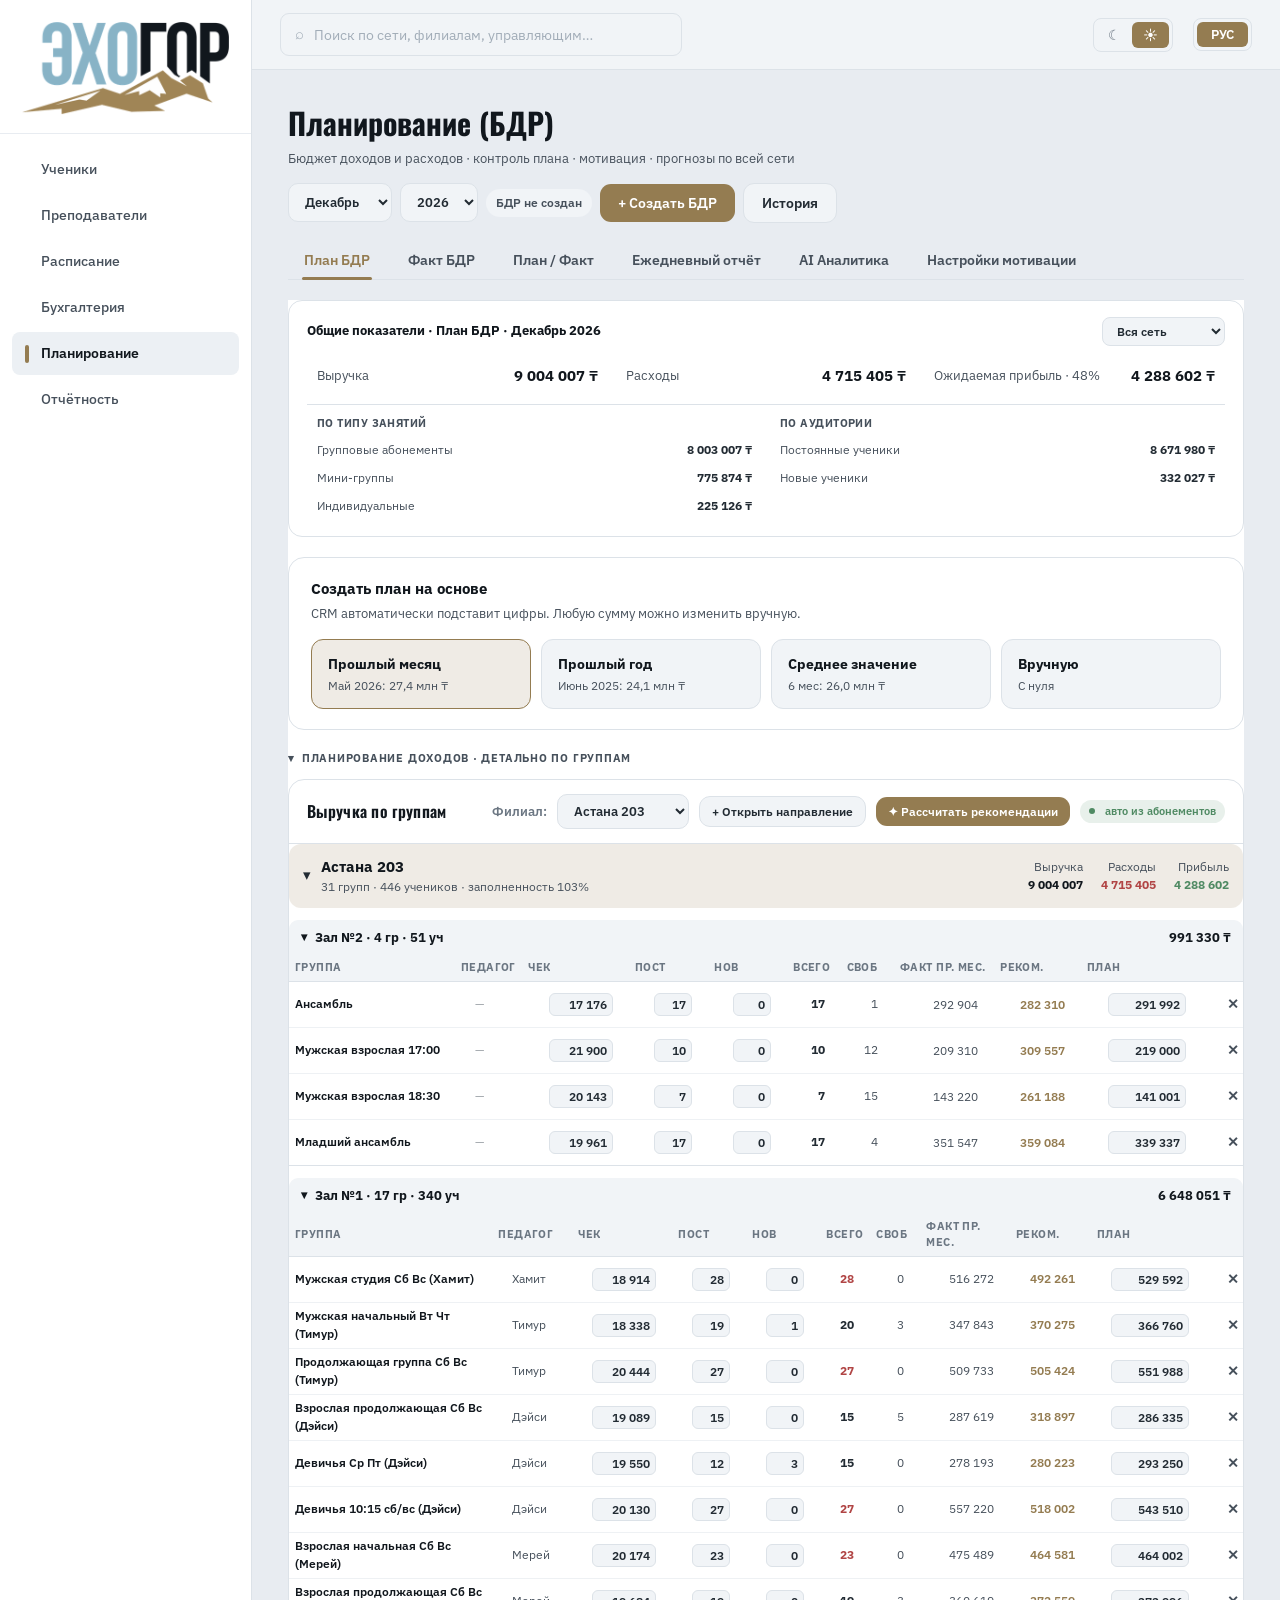
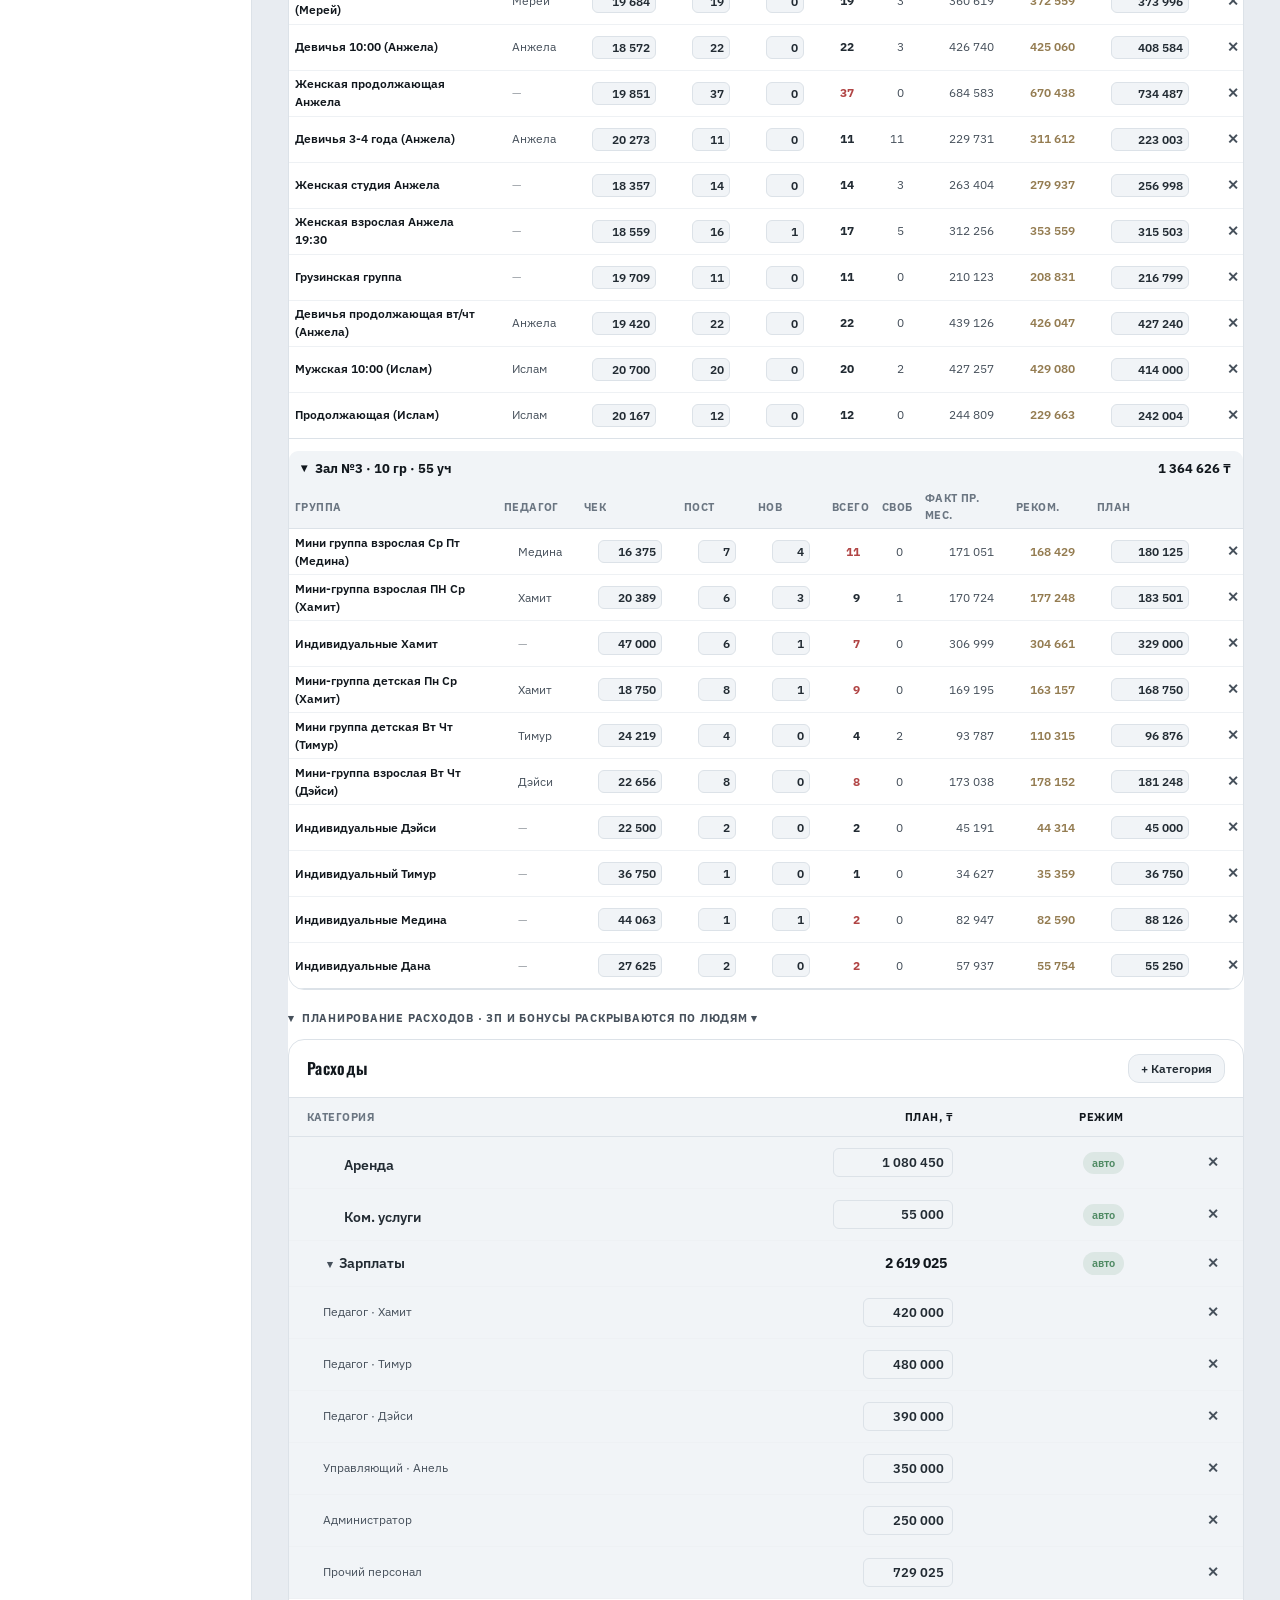
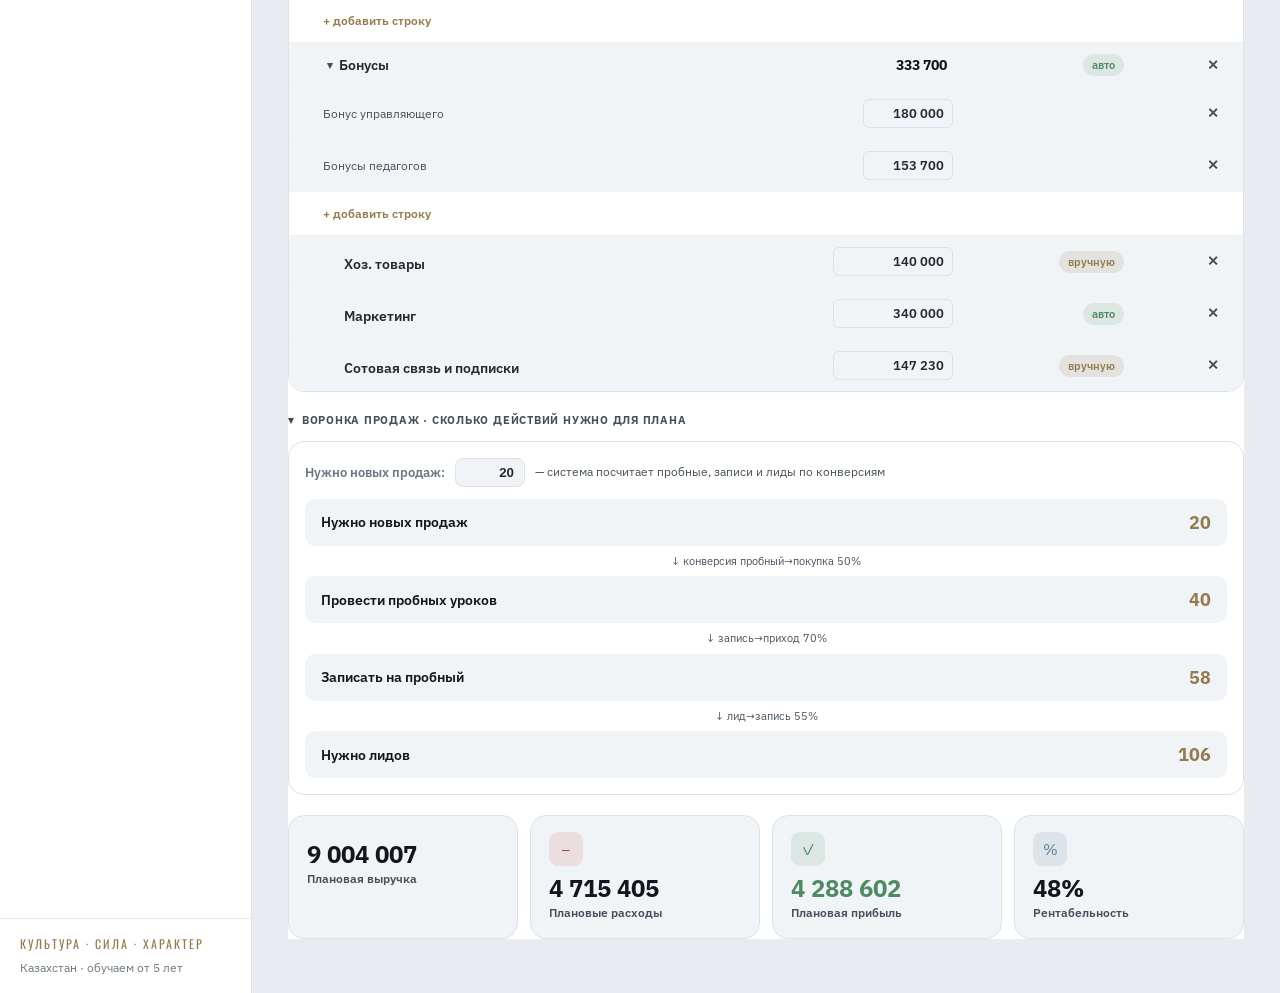
<file: pages/planning-echo-gor.html>
<!DOCTYPE html>
<html lang="ru">
<head>
<meta charset="UTF-8">
<meta name="viewport" content="width=device-width, initial-scale=1.0">
<title>Планирование (БДР) — Эхо Гор CRM</title>
<link rel="preconnect" href="https://fonts.googleapis.com"><link href="https://fonts.googleapis.com/css2?family=Oswald:wght@400;500;600;700&family=IBM+Plex+Sans:wght@400;500;600;700&family=Inter:wght@400;500;600;700;800&display=swap" rel="stylesheet">
<style>
  /* ===== ЭХО ГОР — система тем (день/ночь) ===== */
  :root, [data-theme="night"]{
    --bg:#12161A; --panel:#1A2027; --inset:#161B21; --control:#1E252D; --hover:#232D37;
    --nav-active:#222C36; --border-c:#2A333C; --border2:#232C35; --row-border:#1F272F;
    --chip:#232C35; --scrollbar:#2C353F;
    --text:#E9ECEF; --heading:#F2F4F6; --text2:#AEB6BE; --text-muted:#9AA4AE;
    --muted-c:#7E8893; --muted2:#6E7884; --faint:#5E6873;
    --gold-c:#BF9D5F; --gold-deep:#947C51; --blue-c:#8FB8CC; --blue-deep:#5E8194;
    --green-c:#7FB089; --red-c:#C45A5A; --on-gold:#1A2027;
    --ok-bg:rgba(127,176,137,.14); --gold-bg:rgba(191,157,95,.16);
    --red-bg2:rgba(196,90,90,.15); --blue-bg2:rgba(143,184,204,.15);
    --shadow:0 8px 28px rgba(0,0,0,.45); --r:16px;
  }
  [data-theme="day"]{
    --bg:#E8ECF1; --panel:#FFFFFF; --inset:#F1F4F7; --control:#F1F4F7; --hover:#EDF1F5;
    --nav-active:#ECF0F4; --border-c:#DCE2E8; --border2:#E8ECF1; --row-border:#EEF1F4;
    --chip:#EDF1F5; --scrollbar:#CCD4DD;
    --text:#222B33; --heading:#11171D; --text2:#46505B; --text-muted:#5C6772;
    --muted-c:#6B7682; --muted2:#8A95A1; --faint:#A2ADB8;
    --gold-c:#947C51; --gold-deep:#7E6840; --blue-c:#5E8194; --blue-deep:#3F5F73;
    --green-c:#4F8A63; --red-c:#B14545; --on-gold:#FFFFFF;
    --ok-bg:rgba(79,138,99,.13); --gold-bg:rgba(148,124,81,.15);
    --red-bg2:rgba(177,69,69,.12); --blue-bg2:rgba(94,129,148,.14);
    --shadow:0 4px 16px rgba(0,0,0,.1); --r:16px;
  }
  /* алиасы старых переменных файла -> тема */
  :root, [data-theme]{
    --card:var(--panel); --line:var(--border-c); --ink:var(--heading); --muted:var(--muted-c);
    --gold:var(--gold-c); --gold-soft:var(--gold-bg); --gold-ink:var(--gold-c);
    --green:var(--green-c); --green-soft:var(--ok-bg);
    --red:var(--red-c); --red-soft:var(--red-bg2);
    --blue:var(--blue-c); --blue-soft:var(--blue-bg2);
    --purple:var(--gold-c); --purple-soft:var(--gold-bg);
    --amber:var(--gold-c); --amber-soft:var(--gold-bg);
  }

  /* нейтрализованный старый :root — всё через тему */
  :root, [data-theme]{
    --card:var(--panel); --line:var(--border-c); --ink:var(--heading); --muted:var(--muted-c);
    --gold:var(--gold-c); --gold-soft:var(--gold-bg); --gold-ink:var(--gold-c);
    --green:var(--green-c); --green-soft:var(--ok-bg); --red:var(--red-c); --red-soft:var(--red-bg2);
    --blue:var(--blue-c); --blue-soft:var(--blue-bg2); --purple:var(--gold-c); --purple-soft:var(--gold-bg);
  }
  *{box-sizing:border-box;margin:0;padding:0}
  body{font-family:'Inter','Oswald',-apple-system,BlinkMacSystemFont,'Segoe UI',Roboto,sans-serif;
    background:var(--bg);color:var(--ink);line-height:1.5;-webkit-font-smoothing:antialiased;overflow-y:scroll}
  .app{display:flex;min-height:100vh}
  .side{width:280px;flex-shrink:0;padding:24px 16px;display:flex;flex-direction:column;gap:8px}
  .brand{background:var(--ink);border-radius:var(--r);padding:20px 22px;margin-bottom:12px}
  .brand-logo{font-family:'Bebas Neue',sans-serif;font-size:34px;line-height:1;letter-spacing:.02em;display:flex;gap:4px}
  .brand-logo .b-echo{color:var(--blue)} .brand-logo .b-gor{color:#fff}
  .brand-sub{color:#9aa0a6;font-size:10px;font-weight:600;letter-spacing:.14em;text-transform:uppercase;margin-top:6px}
  .nav a{display:flex;align-items:center;gap:12px;padding:13px 18px;border-radius:12px;
    color:var(--muted);text-decoration:none;font-weight:600;font-size:15px;transition:.15s;cursor:pointer}
  .nav a:hover{background:#EAEBE7}
  .nav a.active{background:var(--gold-soft);color:var(--gold-ink)}
  .nav a svg{width:18px;height:18px;flex-shrink:0}
  .rbac{margin-top:auto;background:var(--green-soft);border-radius:var(--r);padding:18px 20px}
  .rbac .tag{color:var(--green);font-size:12px;font-weight:800;letter-spacing:.08em;text-transform:uppercase}
  .rbac b{display:block;margin:6px 0 4px;font-size:16px}
  .rbac p{color:var(--muted);font-size:13px}

  .main{flex:1;padding:36px 44px;max-width:1600px}
  h1{font-family:'Bebas Neue','Oswald',sans-serif;font-size:38px;font-weight:800;letter-spacing:.01em}
  .eyebrow{font-size:12px;font-weight:800;letter-spacing:.08em;text-transform:uppercase;color:var(--gold-ink)}
  .lead{color:var(--muted);max-width:760px;margin:8px 0 24px;font-size:16px}
  .owner-tag{display:inline-flex;align-items:center;gap:6px;background:var(--gold-soft);color:var(--gold-ink);
    font-size:12px;font-weight:800;padding:5px 12px;border-radius:999px;margin-left:10px;vertical-align:middle}

  .toolbar{display:flex;justify-content:space-between;align-items:center;flex-wrap:wrap;gap:12px;margin-bottom:20px}
  .filters{display:flex;gap:10px;flex-wrap:wrap}
  select{background:var(--card);border:1px solid var(--line);border-radius:12px;padding:10px 14px;font-size:14px;
    color:var(--ink);font-weight:600;cursor:pointer;outline:none}
  select:focus{border-color:var(--gold)}
  select.period{background:var(--gold-soft);border-color:#E0D6BF;color:var(--gold-ink)}
  .btn-gold{background:var(--gold);color:#fff;border:none;border-radius:999px;padding:13px 22px;font-weight:800;
    font-size:14px;cursor:pointer;display:inline-flex;align-items:center;gap:7px;transition:.15s;box-shadow:0 6px 16px rgba(148,124,81,.3)}
  .btn-gold:hover{filter:brightness(1.05)}
  .btn-ghost{background:#fff;color:var(--ink);border:1px solid var(--line);border-radius:999px;padding:13px 20px;font-weight:700;font-size:14px;cursor:pointer;transition:.15s}
  .btn-ghost:hover{border-color:var(--gold);color:var(--gold-ink)}
  .btn-sm{border:1px solid var(--line);background:#fff;border-radius:999px;padding:9px 16px;font-weight:700;font-size:13px;cursor:pointer;transition:.12s}
  .btn-sm:hover{border-color:var(--gold);color:var(--gold-ink)}

  /* KPI tiles */
  .tiles{display:grid;grid-template-columns:repeat(4,1fr);gap:14px;margin-bottom:24px}
  .tile{background:var(--card);border-radius:var(--r);padding:20px 22px;box-shadow:var(--shadow)}
  .tile .lbl{font-size:12px;font-weight:700;letter-spacing:.05em;text-transform:uppercase;color:var(--muted)}
  .tile .val{font-size:30px;font-weight:800;margin-top:8px;font-family:'Oswald',sans-serif}
  .tile .sub{font-size:13px;color:var(--muted);margin-top:4px}
  .tile.profit .val{color:var(--green)} .tile.exp .val{color:var(--red)}

  .grid2{display:grid;grid-template-columns:1fr 1fr;gap:18px;margin-bottom:24px}
  @media(max-width:1100px){.grid2{grid-template-columns:1fr}}
  .card{background:var(--card);border-radius:var(--r);box-shadow:var(--shadow);padding:24px}
  .card h3{font-size:16px;font-weight:800;margin-bottom:16px;display:flex;align-items:center;justify-content:space-between}
  .card h3 .ai-ic{color:var(--gold-ink)}

  table{width:100%;border-collapse:collapse}
  th{text-align:left;padding:12px 10px;font-size:11px;font-weight:800;letter-spacing:.04em;text-transform:uppercase;color:var(--muted);border-bottom:1px solid var(--line)}
  td{padding:13px 10px;font-size:14px;border-bottom:1px solid var(--line)}
  tr:last-child td{border-bottom:none}
  td.r,th.r{text-align:right}
  .badge{display:inline-block;padding:4px 11px;border-radius:999px;font-size:12px;font-weight:800}
  .b-green{color:var(--green);background:var(--green-soft)}
  .b-red{color:var(--red);background:var(--red-soft)}
  .b-gray{color:var(--muted);background:#EEEFEA}
  .b-gold{color:var(--gold-ink);background:var(--gold-soft)}
  .b-blue{color:var(--blue-ink);background:var(--blue-soft)}

  /* accounts */
  .accounts{display:grid;grid-template-columns:repeat(3,1fr);gap:14px;margin-bottom:6px}
  @media(max-width:760px){.accounts{grid-template-columns:1fr}}
  .acc{background:#F8F9F6;border:1px solid var(--line);border-radius:14px;padding:16px 18px;cursor:pointer;transition:.12s}
  .acc:hover{border-color:var(--gold)}
  .acc .nm{font-weight:700;font-size:14px;display:flex;align-items:center;gap:8px}
  .acc .bal{font-size:24px;font-weight:800;margin-top:8px;font-family:'Oswald',sans-serif}
  .acc .flow{font-size:12px;color:var(--muted);margin-top:6px}
  .acc .flow .in{color:var(--green)} .acc .flow .out{color:var(--red)}

  /* tabs */
  .vtabs{display:flex;gap:8px;margin-bottom:18px;flex-wrap:wrap}
  .vtab{padding:9px 18px;border-radius:999px;border:1px solid var(--line);background:#fff;font-weight:700;font-size:14px;color:var(--muted);cursor:pointer}
  .vtab.active{background:var(--ink);color:#fff;border-color:var(--ink)}
  .view{display:none} .view.active{display:block}

  /* analytics bars */
  .barrow{margin-bottom:12px}
  .barrow .bl{display:flex;justify-content:space-between;font-size:14px;font-weight:600;margin-bottom:6px}
  .bar{height:10px;border-radius:5px;background:#EEEFEA;overflow:hidden}
  .bar span{display:block;height:100%;border-radius:5px;background:var(--gold)}

  .ai-box{background:linear-gradient(135deg,#F2EDE2,#fff);border:1px solid #E0D6BF;border-radius:var(--r);padding:22px 24px;margin-bottom:24px}
  .ai-box .ttl{display:flex;align-items:center;gap:10px;font-weight:800;font-size:17px;margin-bottom:12px}
  .ai-box .ttl svg{width:22px;height:22px;color:var(--gold-ink)}
  .ai-box p{font-size:15px;color:#5a5446;margin:6px 0}
  .ai-box .pt{display:flex;gap:8px;margin:4px 0;font-size:14px;color:#5a5446}
  .ai-box .pt b{color:var(--ink)}
  /* daily digest */
  .digest{display:grid;grid-template-columns:repeat(4,1fr);gap:12px}
  @media(max-width:900px){.digest{grid-template-columns:repeat(2,1fr)}}
  .dg{background:#fff;border:1px solid #E0D6BF;border-radius:12px;padding:14px 16px}
  .dg .dl{font-size:11px;font-weight:700;text-transform:uppercase;letter-spacing:.04em;color:var(--muted)}
  .dg .dv{font-size:22px;font-weight:800;margin-top:6px;font-family:'Oswald',sans-serif}
  .dg .ds{font-size:12px;margin-top:4px}
  .dg.ok{border-color:var(--green)} .dg.ok .dv{color:var(--green)}
  .dg.warn{border-color:var(--red)} .dg.warn .dv{color:var(--red)}
  .dg .dot-ok{color:var(--green)} .dg .dot-warn{color:var(--red)}

  /* ops filters */
  .ops-filters{display:flex;gap:10px;flex-wrap:wrap;align-items:center;margin-bottom:14px}
  .ops-search{flex:1;min-width:240px;display:flex;align-items:center;gap:8px;background:#F8F9F6;border:1px solid var(--line);border-radius:12px;padding:0 14px}
  .ops-search svg{color:var(--muted);flex-shrink:0}
  .ops-search input{border:none;background:none;outline:none;padding:11px 0;font-size:14px;width:100%;font-family:inherit}
  .ops-summary{display:flex;gap:18px;flex-wrap:wrap;font-size:13px;color:var(--muted);margin-bottom:14px;padding:10px 14px;background:#F8F9F6;border-radius:12px}
  .ops-summary b{color:var(--ink)}
  .ops-summary .in{color:var(--green)} .ops-summary .out{color:var(--red)}
  .set-row{display:flex;justify-content:space-between;align-items:center;padding:11px 14px;border:1px solid var(--line);border-radius:12px;margin-bottom:8px;font-size:14px;background:#F8F9F6}
  .set-del{border:1px solid #EBC4B6;background:#fff;color:var(--red);border-radius:999px;padding:6px 14px;font-size:13px;font-weight:700;cursor:pointer}
  .set-del:hover{background:var(--red-soft)}
  .rev-details{background:#F8F9F6;border-radius:14px;padding:8px 16px}
  .rev-details .rd{display:flex;justify-content:space-between;padding:11px 0;border-bottom:1px solid var(--line);font-size:14px;gap:16px}
  .rev-details .rd:last-child{border-bottom:none}
  .rev-details .rd span{color:var(--muted)}
  .rev-details .rd b{text-align:right}

  /* modal */
  .overlay{position:fixed;inset:0;background:rgba(20,24,33,.55);display:none;z-index:50;backdrop-filter:blur(3px);padding:40px 20px;overflow-y:auto}
  .overlay.open{display:flex;align-items:flex-start;justify-content:center}
  .sheet{background:var(--bg);width:100%;max-width:600px;border-radius:24px;overflow:hidden;box-shadow:0 30px 80px rgba(0,0,0,.4);animation:rise .25s}
  @keyframes rise{from{transform:translateY(12px);opacity:0}to{transform:translateY(0);opacity:1}}
  .sheet-head{background:var(--card);padding:24px 28px;display:flex;justify-content:space-between;align-items:center}
  .sheet-head h2{font-size:21px;font-weight:800}
  .close{width:38px;height:38px;border:none;background:#EEEFEA;border-radius:11px;font-size:19px;cursor:pointer;color:var(--muted)}
  .sheet-body{padding:22px 28px 28px}
  .form-grid{display:grid;grid-template-columns:1fr 1fr;gap:14px}
  .field{display:flex;flex-direction:column;gap:6px}
  .field.full{grid-column:1/-1}
  .field label{font-size:12px;font-weight:800;letter-spacing:.03em;text-transform:uppercase;color:var(--muted)}
  .field input,.field select,.field textarea{border:1px solid var(--line);border-radius:12px;padding:11px 14px;font-size:14px;outline:none;background:#fff;font-family:inherit}
  .field input:focus,.field select:focus,.field textarea:focus{border-color:var(--gold)}
  .hint{font-size:12px;color:var(--muted);margin-top:4px}
  .modal-foot{display:flex;justify-content:flex-end;gap:10px;margin-top:18px}

  .toasts{position:fixed;bottom:24px;right:24px;display:flex;flex-direction:column;gap:10px;z-index:90}
  .toast{background:var(--ink);color:#fff;padding:14px 20px;border-radius:14px;font-weight:600;font-size:14px;box-shadow:0 10px 30px rgba(0,0,0,.3);display:flex;align-items:center;gap:10px;animation:rise .2s;max-width:360px}
  .toast .dot{width:8px;height:8px;border-radius:50%;background:var(--gold);flex-shrink:0}
  .toast.err .dot{background:var(--red)}

  @media(max-width:900px){.side{display:none}.main{padding:22px 16px}h1{font-size:30px}.tiles{grid-template-columns:repeat(2,1fr)}.form-grid{grid-template-columns:1fr}}

  /* ===== ОБОЛОЧКА ДИЗАЙНА ===== */
  body{font-family:'IBM Plex Sans','Inter',sans-serif !important;background:var(--bg);color:var(--text);transition:background .3s,color .3s}
  h1,h2,h3,.brand-logo{font-family:'Oswald',sans-serif !important;color:var(--heading) !important;letter-spacing:.3px !important}
  .app{display:flex;min-height:100vh}
  .side{width:252px !important;flex-shrink:0;padding:0 !important;background:var(--panel);border-right:1px solid var(--border-c);display:flex;flex-direction:column;gap:0 !important}
  .eg-logo-box{padding:22px 22px 18px;border-bottom:1px solid var(--border2)}
  .eg-logo-box img{width:100%;display:block}
  .nav{flex:1;padding:14px 12px;display:flex;flex-direction:column;gap:3px}
  .nav a{display:flex;align-items:center;gap:12px;padding:11px 13px !important;border-radius:8px !important;color:var(--text2) !important;text-decoration:none;font-weight:500 !important;font-size:14px !important;transition:background .15s}
  .nav a .navbar{width:4px;height:18px;border-radius:3px;background:transparent;flex:none}
  .nav a:hover{background:var(--hover) !important}
  .nav a.active{background:var(--nav-active) !important;color:var(--heading) !important;font-weight:600 !important}
  .nav a.active .navbar{background:var(--gold-c)}
  .nav a svg{width:18px;height:18px;flex-shrink:0;opacity:.85}
  .eg-values{padding:16px 20px;border-top:1px solid var(--border2)}
  .eg-values .vl{font-family:'Oswald',sans-serif;font-size:12px;letter-spacing:2px;color:var(--gold-c);text-transform:uppercase;margin-bottom:6px}
  .eg-values .sub{font-size:12px;color:var(--muted2);line-height:1.5}
  .rbac,.brand,.intro{display:none !important}
  .main{flex:1;padding:0 !important;max-width:none !important;display:flex;flex-direction:column;background:var(--bg)}
  .eg-topbar{height:70px;flex:none;background:var(--inset);border-bottom:1px solid var(--border-c);display:flex;align-items:center;gap:20px;padding:0 28px}
  .eg-search{flex:1;max-width:420px;display:flex;align-items:center;gap:10px;background:var(--control);border:1px solid var(--border-c);border-radius:9px;padding:9px 14px}
  .eg-search span{color:var(--faint);font-size:15px}
  .eg-search input{flex:1;background:transparent;border:none;outline:none;color:var(--text);font-family:inherit;font-size:14px}
  .eg-spacer{flex:1}
  .eg-toggle{display:flex;align-items:center;background:var(--control);border:1px solid var(--border-c);border-radius:8px;padding:3px}
  .eg-toggle div{padding:6px 11px;border-radius:6px;font-size:14px;cursor:pointer;line-height:1;color:var(--muted-c)}
  .eg-toggle div.on{background:var(--gold-c);color:var(--on-gold)}
  .eg-toggle.lang div{padding:6px 14px;font-size:13px;font-weight:600}
  .eg-content{flex:1;width:100%;min-width:0;padding:30px 36px;overflow-x:hidden;box-sizing:border-box}
  .eg-content>*{max-width:1280px;margin-left:auto;margin-right:auto}
  /* перекраска компонентов под тему */
  .card,.panel,.box,.tcard,.modal,.sheet,.drawer{background:var(--panel) !important;border-color:var(--border-c) !important;color:var(--text)}
  select,input,textarea,.colcfg-btn,.btn-ghost{background:var(--control) !important;color:var(--text) !important;border-color:var(--border-c) !important}
  select.month,select.period{background:var(--gold-bg) !important;border-color:var(--gold-c) !important;color:var(--gold-c) !important}
  table thead th{background:var(--inset) !important;color:var(--muted-c) !important;border-bottom-color:var(--border-c) !important}
  table td{border-color:var(--row-border) !important;color:var(--text)}
  table tr:hover td{background:var(--hover) !important}
  .lead{color:var(--muted-c) !important}
  ::-webkit-scrollbar{width:10px;height:10px}::-webkit-scrollbar-thumb{background:var(--scrollbar);border-radius:5px}
  /* ===== КОНТРАСТ И ИКОНКИ ===== */
  .app .tile .val,.app .kpi .v,.app .v,.app .stat-v,.app .num,.app .big{color:var(--heading) !important}
  .kpi .k,.k,.tile .lbl,.tile .sub,.app .sub{color:var(--muted-c) !important}
  b,strong{color:var(--heading)}
  .sal-hero,.hero,.month-hero,#tomBanner,.tom-banner{background:var(--gold-bg) !important;border-color:var(--gold-c) !important;color:var(--text) !important}
  .sal-hero .nm,.hero .nm,#tomBanner .nm,.tom-banner .nm,.info .nm{color:var(--heading) !important}
  #tomBanner .elbl,.tom-banner .elbl,.elbl{color:var(--gold-c) !important}
  #tomBanner .crown,.tom-banner .crown,.crown{background:var(--gold-c) !important;color:var(--on-gold) !important}
  .btn-gold,.btn-primary,button.primary,.add-btn,.btn-add{background:var(--gold-c) !important;color:var(--on-gold) !important;border-color:var(--gold-c) !important}
  .ava,.avatar,.tcard-ava,.teacher-ava{background:var(--chip) !important;color:var(--text-muted) !important}
  .badge,.chip,.tag,.pill{border-color:var(--border-c)}
  [data-theme="night"] select.month,[data-theme="night"] select.period{color:var(--gold-c) !important}
  /* AI-блок сводки под тему */
  .ai-box{background:var(--gold-bg) !important;border-color:var(--gold-c) !important}
  .ai-box .ttl{color:var(--heading) !important}
  .ai-box .ttl svg{color:var(--gold-c) !important}
  .ai-box p,.ai-box .pt{color:var(--text) !important}
  .ai-box .pt b,.ai-box p b{color:var(--heading) !important}
  .ai-box .dg{background:var(--panel) !important;border-color:var(--border-c) !important}
  .ai-box .dg .dl{color:var(--muted-c) !important}
  .ai-box .dg .dv{color:var(--heading) !important}
  .ai-box .dg.ok .dv{color:var(--green-c) !important}
  .ai-box .dg.warn .dv{color:var(--red-c) !important}
  /* ===== ФИНАЛЬНАЯ ДОЗАЧИСТКА КОНТРАСТА (все вкладки) ===== */
  /* любые заголовки внутри карточек/модалок — читаемы */
  .card h1,.card h2,.card h3,.card h4,.panel h3,.box h3,.sheet h2,.sheet h3,.modal h2,.modal h3,
  .drawer h2,.drawer h3,h2,h3,h4{color:var(--heading) !important}
  /* модалки целиком под тему: оверлей, тело, шапка */
  .overlay,.modal-overlay,.backdrop{background:rgba(8,11,15,.62) !important}
  .sheet,.modal,.modal-box,.drawer,.dialog,.popup,.sheet-body,.modal-body{background:var(--panel) !important;color:var(--text) !important}
  .sheet-head,.modal-head,.drawer-head,.dialog-head{background:var(--inset) !important;border-bottom:1px solid var(--border-c) !important}
  .sheet-head h2,.modal-head h2,.drawer-head h2{color:var(--heading) !important}
  .close,.modal-close,.sheet-close{background:var(--control) !important;color:var(--text-muted) !important}
  /* карточки счетов и любые светлые подложки */
  .acc,.account-card,.subcard,.inner-card,.tile,.kpi,.stat,.mini,.cell-card,.list-card,.lesson,.event{background:var(--inset) !important;border-color:var(--border-c) !important}
  .acc .nm,.acc .bal,.account-card .nm,.account-card .bal{color:var(--heading) !important}
  /* поля ввода и метки в модалках */
  .field label,.form label,label{color:var(--muted-c) !important}
  .field input,.field select,.field textarea,.form input,.form select,.form textarea,input,select,textarea{background:var(--control) !important;color:var(--text) !important;border-color:var(--border-c) !important}
  input::placeholder,textarea::placeholder{color:var(--faint) !important}
  /* hero/баннер/summary светлые подложки -> золотая тема */
  .sal-hero,.hero,.month-hero,#tomBanner,.tom-banner,.ai-box,.summary-box,.notice,.banner,.fine-summary,.sum-box{background:var(--gold-bg) !important;border-color:var(--gold-c) !important}
  .sal-hero *,.hero *,.ai-box *,.summary-box *,.banner *,.fine-summary *{color:var(--text)}
  .sal-hero b,.hero b,.ai-box b,.summary-box b,.banner b,.fine-summary b,
  .sal-hero .nm,.hero .nm,.ai-box .nm,.fine-summary .big,.sum-box .big{color:var(--heading) !important}
  .ai-box .ttl,.summary-box .ttl{color:var(--heading) !important}
  /* крупные суммы/числа на любой подложке */
  .big,.amount,.sum-val,.total,.fine-amount,.v,.val,.num{color:var(--heading) !important}
  /* строки списков под тему */
  .row,.drow,.item-row,.list-row,.lrow{border-color:var(--row-border) !important;color:var(--text)}
  .row:hover,.drow:hover,.list-row:hover{background:var(--hover) !important}
  /* любой захардкоженный белый фон внутри контента */
  .eg-content [style*="background:#fff"],.eg-content [style*="background:#FFF"]{background:var(--panel) !important}
  /* ===== КОНТРОЛЫ ПОД ТЕМУ (кнопки/селекты/таблетки/поля) ===== */
  .btn-ghost,.icn-btn,.nav-week button,.date-pill,.modes,.seg,.vtab,
  .mode-btn,.view-mode,.tab,.pill-btn,.colcfg-btn,.btn-customize,.btn-sm,
  select,.fsel,.search,.search-box,.f input,.f select,
  .field input,.field select,.field textarea,
  input[type=text],input[type=search],input[type=number],input[type=date],textarea{
    background:var(--control) !important;color:var(--text) !important;border-color:var(--border-c) !important;
  }
  .modes,.seg-wrap,.tabs,.vtabs{background:var(--inset) !important}
  /* активные таблетки/режимы — золотой акцент */
  .modes .active,.mode-btn.active,.view-mode.active,.seg.active,.vtab.active,.tab.active,
  .modes button.on,.seg.on{background:var(--gold-c) !important;color:var(--on-gold) !important;border-color:var(--gold-c) !important}
  /* неактивные таблетки в группе */
  .modes button,.seg,.vtab,.tab{color:var(--text2) !important;background:transparent !important}
  .modes button.active,.vtab.active,.seg.active,.tab.active{background:var(--gold-c) !important;color:var(--on-gold) !important}
  /* поля поиска с иконкой */
  .search,.search-box,.ops-search,.eg-search{background:var(--control) !important;border-color:var(--border-c) !important}
  .search input,.search-box input,.ops-search input{background:transparent !important;color:var(--text) !important}
  input::placeholder,textarea::placeholder{color:var(--faint) !important}
  /* «Сбросить» и вторичные белые кнопки */
  .btn-sm,.reset-btn,.btn-reset{background:var(--control) !important;color:var(--text) !important;border-color:var(--border-c) !important}
  /* заголовки внутри карточек/секций */
  .card h3,.panel h3,.box h3,.sec-title,.block-title,.list-title{color:var(--heading) !important}
  /* итоговая строка (Найдено/Доходы/Расходы/Сальдо) */
  .ops-summary,.summary-row,.totals{color:var(--text-muted) !important}
  .ops-summary b,.summary-row b{color:var(--heading) !important}
  .ops-summary .in{color:var(--green-c) !important}.ops-summary .out{color:var(--red-c) !important}
  /* select со стрелками (нативные) — тёмный фон в тёмной теме */
  [data-theme="night"] select{background-color:#1E252D !important;color:#E9ECEF !important}

  /* ===== МОСТ: переменные БДР -> тема ЭХО ГОР (день/ночь) ===== */
  :root, [data-theme="night"], [data-theme="day"]{
    --white:var(--panel);
    --border:var(--border-c);
    --brand:var(--gold-c);
    --brand-dark:var(--gold-deep,var(--gold-c));
    --brand-soft:var(--gold-bg);
    --navy:var(--blue-c);
  }
  /* ===== БДР: компоненты под тему ===== */
  .bdr .page-head{display:flex;align-items:flex-start;justify-content:space-between;flex-wrap:wrap;gap:14px;margin-bottom:18px}
  .bdr .page-title{font-family:'Oswald',sans-serif;font-size:30px;font-weight:700;color:var(--heading)}
  .bdr .page-sub{font-size:13px;color:var(--text2);margin-top:4px}
  .bdr .head-actions{display:flex;gap:10px}

  .bdr .subtabs{display:flex;gap:6px;margin-bottom:20px;flex-wrap:wrap;border-bottom:1px solid var(--border-c);padding-bottom:0}
  .bdr .subtab{padding:10px 16px;border:none;background:none;font-family:'IBM Plex Sans',sans-serif;font-size:14px;font-weight:600;color:var(--text2);cursor:pointer;position:relative;white-space:nowrap}
  .bdr .subtab:hover{color:var(--heading)}
  .bdr .subtab.active{color:var(--gold-c)}
  .bdr .subtab.active::after{content:'';position:absolute;left:14px;right:14px;bottom:-1px;height:2.5px;background:var(--gold-c);border-radius:2px}

  .bdr .panel{display:none}
  .bdr .panel.active{display:block;animation:bdrfade .25s}
  @keyframes bdrfade{from{opacity:0;transform:translateY(4px)}to{opacity:1;transform:none}}

  .bdr .slabel{font-size:11px;font-weight:700;text-transform:uppercase;letter-spacing:.07em;color:var(--text2);margin-bottom:12px}

  .bdr .kpi-grid{display:grid;grid-template-columns:repeat(4,1fr);gap:12px;margin-bottom:24px}
  .bdr .kpi{background:var(--panel);border:1px solid var(--border-c);border-radius:16px;padding:16px 18px}
  .bdr .kpi-top{display:flex;align-items:center;justify-content:space-between;margin-bottom:10px}
  .bdr .kpi-ic{width:34px;height:34px;border-radius:9px;display:flex;align-items:center;justify-content:center}
  .bdr .kpi-ic.brand{background:var(--gold-bg);color:var(--gold-c)}
  .bdr .kpi-ic.green{background:var(--ok-bg);color:var(--green-c)}
  .bdr .kpi-ic.red{background:var(--red-soft);color:var(--red-c)}
  .bdr .kpi-ic.blue{background:var(--blue-soft);color:var(--blue-c)}
  .bdr .kpi-badge{font-size:11px;font-weight:700;padding:2px 8px;border-radius:999px}
  .bdr .kpi-badge.up{background:var(--ok-bg);color:var(--green-c)}
  .bdr .kpi-badge.down{background:var(--red-soft);color:var(--red-c)}
  .bdr .kpi-val{font-size:24px;font-weight:800;line-height:1;margin-bottom:4px;color:var(--heading)}
  .bdr .kpi-lbl{font-size:12px;color:var(--text2);font-weight:600}

  .bdr .source-card,.bdr .scenario-card,.bdr .ai-recs,.bdr .ai-prob,.bdr .mot-card,.bdr .daily-card{background:var(--panel);border:1px solid var(--border-c);border-radius:16px}
  .bdr .game-hero{display:flex;gap:20px;align-items:center;background:linear-gradient(135deg,var(--navy,#1a2b4a),#2a3f5f);color:#fff;border-radius:18px;padding:22px 24px;flex-wrap:wrap}
  .bdr .ring{position:relative;width:120px;height:120px;flex-shrink:0}
  .bdr .ring svg{transform:rotate(-90deg)}
  .bdr .ring-label{position:absolute;inset:0;display:flex;flex-direction:column;align-items:center;justify-content:center}
  .bdr .ring-pct{font-size:28px;font-weight:800;line-height:1}
  .bdr .ring-sub{font-size:10px;opacity:.7;text-transform:uppercase;letter-spacing:.05em;margin-top:2px}
  .bdr .game-stats{display:flex;gap:22px;flex-wrap:wrap}
  .bdr .gstat{text-align:center}
  .bdr .gstat-val{font-size:22px;font-weight:800}
  .bdr .gstat-lbl{font-size:11px;opacity:.75;margin-top:2px}
  .bdr .coach-msg{flex:1;min-width:200px;font-size:14px;line-height:1.5;background:rgba(255,255,255,.1);border-radius:12px;padding:14px 16px}
  .bdr .coach-msg b{color:var(--gold,#d4b46a)}
  .bdr .task-item{display:flex;align-items:center;gap:12px;padding:12px 14px;background:var(--panel);border:1px solid var(--border-c);border-radius:12px;margin-bottom:8px;cursor:pointer;transition:.15s}
  .bdr .task-item:hover{border-color:var(--gold-c)}
  .bdr .task-item.done{opacity:.6;background:var(--inset)}
  .bdr .task-item.done .task-text{text-decoration:line-through}
  .bdr .task-check{width:24px;height:24px;border-radius:7px;border:2px solid var(--border-c);display:flex;align-items:center;justify-content:center;flex-shrink:0;font-size:14px;color:#fff;transition:.15s}
  .bdr .task-item.done .task-check{background:var(--green,#3a9d5d);border-color:var(--green,#3a9d5d)}
  .bdr .task-text{font-size:13.5px;font-weight:600;color:var(--heading);flex:1}
  .bdr .task-pts{font-size:11px;font-weight:700;color:var(--gold-c,#a08a4a)}
  .bdr .source-card{padding:20px 22px;margin-bottom:20px}
  .bdr .source-title{font-size:15px;font-weight:700;margin-bottom:4px;color:var(--heading)}
  .bdr .source-sub{font-size:12.5px;color:var(--text2);margin-bottom:16px}
  .bdr .source-opts{display:flex;gap:10px;flex-wrap:wrap}
  .bdr .source-opt{flex:1;min-width:160px;border:1.5px solid var(--border-c);border-radius:12px;padding:14px 16px;cursor:pointer;transition:.15s;background:var(--inset)}
  .bdr .source-opt:hover{border-color:var(--gold-c);background:var(--gold-bg)}
  .bdr .source-opt.on{border-color:var(--gold-c);background:var(--gold-bg)}
  .bdr .source-opt-title{font-size:13.5px;font-weight:700;margin-bottom:3px;color:var(--heading)}
  .bdr .source-opt-desc{font-size:11.5px;color:var(--text2)}

  .bdr .tree-card{background:var(--panel);border:1px solid var(--border-c);border-radius:16px;overflow:hidden;margin-bottom:20px}
  .bdr .tree-head{display:flex;align-items:center;justify-content:space-between;padding:14px 18px;border-bottom:1px solid var(--border-c)}
  .bdr .tree-head h3{font-family:'Oswald',sans-serif;font-size:16px;font-weight:600;color:var(--heading)}
  .bdr table{width:100%;border-collapse:collapse;font-size:13px;color:var(--text)}
  .bdr thead th{text-align:left;font-size:11px;font-weight:700;text-transform:uppercase;letter-spacing:.04em;color:var(--text2);padding:11px 18px;background:var(--inset);border-bottom:1px solid var(--border-c)}
  .bdr thead th.num{text-align:right}
  .bdr tbody td{padding:11px 18px;border-bottom:1px solid var(--row-border);color:var(--text)}
  .bdr tbody tr:last-child td{border-bottom:none}
  .bdr td.num{text-align:right;font-variant-numeric:tabular-nums;font-weight:600}
  .bdr .tree-row.lvl0 td:first-child{font-weight:800;padding-left:18px;color:var(--heading)}
  .bdr .tree-row.lvl1 td:first-child{padding-left:38px;font-weight:600}
  .bdr .tree-row.lvl2 td:first-child{padding-left:58px;color:var(--text)}
  .bdr .tree-row.lvl3 td:first-child{padding-left:78px;color:var(--text2);font-size:12.5px}
  .bdr .tree-row.lvl0{background:var(--gold-bg)}
  .bdr .tree-row.lvl1{background:var(--inset)}
  .bdr .tree-toggle{display:inline-flex;width:16px;color:var(--text2);cursor:pointer}
  .bdr .editable-cell input{width:120px;text-align:right;border:1px solid transparent;border-radius:6px;padding:5px 8px;font-family:'IBM Plex Sans',sans-serif;font-size:13px;font-weight:600;background:transparent;font-variant-numeric:tabular-nums;color:var(--text)}
  .bdr .editable-cell input:hover{border-color:var(--border-c);background:var(--control)}
  .bdr .editable-cell input:focus{outline:none;border-color:var(--gold-c);background:var(--inset)}
  .bdr .manual-tag{font-size:9px;font-weight:700;color:var(--gold-c);background:var(--gold-bg);padding:1px 5px;border-radius:4px;margin-left:6px;vertical-align:middle}
  .bdr .auto-dot{width:6px;height:6px;border-radius:50%;background:var(--green-c);display:inline-block;margin-right:5px}

  .bdr .pf-bar-wrap{height:8px;background:var(--border-c);border-radius:999px;overflow:hidden;width:110px;display:inline-block;vertical-align:middle;margin-right:8px}
  .bdr .pf-bar{height:100%;border-radius:999px}
  .bdr .pf-bar.good{background:var(--green-c)}.bdr .pf-bar.mid{background:var(--gold-c)}.bdr .pf-bar.bad{background:var(--red-c)}
  .bdr .dev-pos{color:var(--green-c);font-weight:700}.bdr .dev-neg{color:var(--red-c);font-weight:700}

  .bdr .daily-hero{background:linear-gradient(135deg,var(--gold-c),var(--gold-deep,#5A4D2C));border-radius:18px;padding:24px 26px;color:#fff;margin-bottom:18px;position:relative;overflow:hidden}
  .bdr .daily-hero::before{content:'';position:absolute;right:-30px;top:-30px;width:160px;height:160px;border-radius:50%;background:rgba(255,255,255,.06)}
  .bdr .daily-mgr{font-size:13px;opacity:.85;margin-bottom:4px}
  .bdr .daily-big{font-family:'Oswald',sans-serif;font-size:36px;font-weight:700;margin-bottom:2px}
  .bdr .daily-need{font-size:14px;opacity:.9}
  .bdr .daily-grid{display:grid;grid-template-columns:repeat(3,1fr);gap:12px;margin-bottom:20px}
  .bdr .daily-card{padding:16px 18px}
  .bdr .daily-card-lbl{font-size:11.5px;color:var(--text2);font-weight:600;text-transform:uppercase;letter-spacing:.04em;margin-bottom:6px}
  .bdr .daily-card-val{font-size:22px;font-weight:800;color:var(--heading)}
  .bdr .daily-card-val.green{color:var(--green-c)}.bdr .daily-card-val.red{color:var(--red-c)}.bdr .daily-card-val.brand{color:var(--gold-c)}

  .bdr .mot-card{padding:20px 22px;margin-bottom:16px}
  .bdr .mot-head{display:flex;align-items:center;justify-content:space-between;margin-bottom:16px}
  .bdr .mot-mgr{display:flex;align-items:center;gap:12px}
  .bdr .mot-avatar{width:42px;height:42px;border-radius:50%;background:var(--gold-c);color:var(--on-gold);display:flex;align-items:center;justify-content:center;font-weight:700;font-size:15px}
  .bdr .mot-name{font-size:15px;font-weight:700;color:var(--heading)}
  .bdr .mot-branch{font-size:12px;color:var(--text2)}
  .bdr .mot-salary{text-align:right}
  .bdr .mot-salary-lbl{font-size:11px;color:var(--text2)}
  .bdr .mot-salary-val{font-size:20px;font-weight:800;color:var(--green-c)}
  .bdr .kpi-ladder{display:grid;grid-template-columns:repeat(6,1fr);gap:8px}
  .bdr .ladder-step{border:1px solid var(--border-c);border-radius:10px;padding:10px;text-align:center;transition:.15s;background:var(--inset)}
  .bdr .ladder-step.reached{background:var(--ok-bg);border-color:var(--green-c)}
  .bdr .ladder-step.current{background:var(--gold-bg);border-color:var(--gold-c);border-width:2px}
  .bdr .ladder-pct{font-size:13px;font-weight:800;margin-bottom:3px;color:var(--heading)}
  .bdr .ladder-bonus{font-size:11px;color:var(--text2);font-weight:600}
  .bdr .ladder-step.reached .ladder-bonus{color:var(--green-c)}
  .bdr .ladder-input{width:100%;border:1px solid var(--border-c);border-radius:6px;padding:4px;text-align:center;font-family:'IBM Plex Sans',sans-serif;font-size:11px;margin-top:4px;background:var(--control);color:var(--text)}

  .bdr .ai-card{background:linear-gradient(135deg,#1F1B12,#2E2718);border-radius:18px;padding:22px 24px;color:#fff;margin-bottom:16px;position:relative;overflow:hidden}
  .bdr .ai-card::before{content:'AI';position:absolute;right:-8px;top:-18px;font-size:90px;font-weight:800;color:rgba(191,157,95,.10)}
  .bdr .ai-lbl{font-size:10.5px;font-weight:700;text-transform:uppercase;letter-spacing:.1em;color:var(--gold-c);margin-bottom:10px;display:flex;align-items:center;gap:7px}
  .bdr .ai-text{font-size:13.5px;line-height:1.7;color:rgba(255,255,255,.85)}
  .bdr .ai-text strong{color:var(--gold-c)}
  .bdr .ai-text p{margin-bottom:9px}
  .bdr .ai-prob{display:flex;align-items:center;gap:14px;padding:18px 20px;margin-bottom:16px}
  .bdr .ai-prob-circle{width:64px;height:64px;border-radius:50%;display:flex;align-items:center;justify-content:center;font-size:18px;font-weight:800;color:#fff;flex-shrink:0;background:conic-gradient(var(--green-c) 0% 93%,var(--border-c) 93% 100%)}
  .bdr .ai-prob-circle span{background:var(--panel);width:50px;height:50px;border-radius:50%;display:flex;align-items:center;justify-content:center;color:var(--green-c)}
  .bdr .ai-prob-text h4{font-size:15px;font-weight:700;margin-bottom:3px;color:var(--heading)}
  .bdr .ai-prob-text p{font-size:12.5px;color:var(--text2)}
  .bdr .ai-recs{padding:20px 22px}
  .bdr .ai-recs h4{font-size:14px;font-weight:700;margin-bottom:14px;color:var(--heading)}
  .bdr .rec-item{display:flex;align-items:flex-start;gap:11px;padding:10px 0;border-bottom:1px solid var(--row-border)}
  .bdr .rec-item:last-child{border-bottom:none}
  .bdr .rec-check{width:22px;height:22px;border-radius:7px;background:var(--gold-bg);color:var(--gold-c);display:flex;align-items:center;justify-content:center;flex-shrink:0;font-size:12px}
  .bdr .rec-text{font-size:13.5px;color:var(--text)}
  .bdr .rec-text b{color:var(--gold-c)}

  .bdr .scenario-card{padding:22px 24px}
  .bdr .scenario-controls{display:grid;grid-template-columns:repeat(3,1fr);gap:14px;margin-bottom:20px}
  .bdr .sc-control label{font-size:12px;font-weight:600;color:var(--text2);display:block;margin-bottom:7px}
  .bdr .sc-slider{display:flex;align-items:center;gap:10px}
  .bdr .sc-slider input[type=range]{flex:1;accent-color:var(--gold-c)}
  .bdr .sc-slider-val{font-size:14px;font-weight:800;color:var(--gold-c);min-width:54px;text-align:right}
  .bdr .scenario-result{display:grid;grid-template-columns:repeat(4,1fr);gap:12px;padding-top:18px;border-top:1px solid var(--border-c)}
  .bdr .sc-res{text-align:center}
  .bdr .sc-res-lbl{font-size:11px;color:var(--text2);margin-bottom:5px}
  .bdr .sc-res-val{font-size:20px;font-weight:800;color:var(--heading)}
  .bdr .sc-res-val.green{color:var(--green-c)}
  .bdr .sc-res-delta{font-size:11.5px;font-weight:700;margin-top:3px}
  .bdr .sc-res-delta.up{color:var(--green-c)}.bdr .sc-res-delta.down{color:var(--red-c)}

  .bdr .btn{font-family:'IBM Plex Sans',sans-serif;font-size:13.5px;font-weight:600;padding:10px 18px;border-radius:11px;border:none;cursor:pointer;display:inline-flex;align-items:center;gap:8px;transition:.15s}
  .bdr .btn:active{transform:scale(.97)}
  .bdr .btn-brand{background:var(--gold-c);color:var(--on-gold)}
  .bdr .btn-brand:hover{filter:brightness(1.05)}
  .bdr .btn-secondary{background:var(--control);color:var(--text);border:1px solid var(--border-c)}
  .bdr .btn-secondary:hover{background:var(--hover)}

  .bdr .mode-pill{display:inline-flex;align-items:center;gap:5px;font-size:11px;font-weight:600;padding:3px 9px;border-radius:999px}
  .bdr .funnel-step{display:flex;justify-content:space-between;align-items:center;padding:10px 16px;background:var(--inset);border-radius:10px;font-size:13.5px;font-weight:600;color:var(--heading)}
  .bdr .funnel-step b{font-size:18px;color:var(--gold-c)}
  .bdr .funnel-arrow{text-align:center;font-size:11px;color:var(--text2);padding:1px 0}
  .bdr .bdr-summary{display:grid;grid-template-columns:1fr 1fr;gap:14px;margin-bottom:20px}
  .bdr .sum-card{background:var(--card,#fff);border:1px solid var(--border-c);border-radius:14px;padding:16px 18px}
  .bdr .sum-card h4{margin:0 0 12px;font-size:13px;font-weight:700;color:var(--heading);display:flex;justify-content:space-between;align-items:center}
  .bdr .sum-row{display:flex;justify-content:space-between;align-items:center;padding:7px 10px;border-radius:9px;cursor:pointer;transition:.12s}
  .bdr .sum-row:hover{background:var(--inset)}
  .bdr .sum-row .lbl{font-size:12.5px;color:var(--text2)}
  .bdr .sum-row .val{font-size:15px;font-weight:800;font-variant-numeric:tabular-nums}
  .bdr .sum-detail{margin-top:6px;padding:8px 10px;background:var(--inset);border-radius:9px;font-size:12px;color:var(--text2)}
  @media(max-width:780px){.bdr .bdr-summary{grid-template-columns:1fr}}
  .bdr .mode-pill.auto{background:var(--ok-bg);color:var(--green-c)}
  .bdr .mode-pill.manual{background:var(--gold-bg);color:var(--gold-c)}

  @media(max-width:1000px){.bdr .kpi-grid,.bdr .scenario-controls,.bdr .scenario-result{grid-template-columns:repeat(2,1fr)}.bdr .kpi-ladder{grid-template-columns:repeat(3,1fr)}.bdr .daily-grid{grid-template-columns:1fr}}

</style>
<body data-theme="day">
<div class="app">
  <aside class="side">
    <div class="eg-logo-box"><img id="egLogo" src="../logo-day.png" alt="Эхо Гор"></div>
    <nav class="nav">
      <a href="../index.html"><span class="navbar"></span>Ученики</a>
      <a href="teachers-echo-gor.html"><span class="navbar"></span>Преподаватели</a>
      <a href="schedule-echo-gor.html"><span class="navbar"></span>Расписание</a>
      <a href="accounting-echo-gor.html"><span class="navbar"></span>Бухгалтерия</a>
      <a href="planning-echo-gor.html" class="active"><span class="navbar"></span>Планирование</a>
      <a href="reports-echo-gor.html"><span class="navbar"></span>Отчётность</a>
    </nav>
    <div class="eg-values">
      <div class="vl">Культура · Сила · Характер</div>
      <div class="sub">Казахстан · обучаем от 5 лет</div>
    </div>
  </aside>
  <main class="main">
    <div class="eg-topbar">
      <div class="eg-search"><span>⌕</span><input placeholder="Поиск по сети, филиалам, управляющим…"></div>
      <div class="eg-spacer"></div>
      <div class="eg-toggle" id="themeToggle"><div onclick="egTheme('night')" title="Ночь">☾</div><div class="on" onclick="egTheme('day')" title="День">☀</div></div>
      <div class="eg-toggle lang" id="langToggle"><div class="on">РУС</div></div>
      </div>
    <div class="eg-content">
      <div class="bdr">
<div class="page-head">
      <div>
        <div class="page-title">Планирование (БДР)</div>
        <div class="page-sub">Бюджет доходов и расходов · контроль плана · мотивация · прогнозы по всей сети</div>
      </div>
      <div class="head-actions" style="display:flex;align-items:center;gap:8px;flex-wrap:wrap">
        <select id="monthSel" onchange="onPeriodChange()" style="font-family:'IBM Plex Sans',sans-serif;font-size:13px;font-weight:600;padding:9px 12px;border-radius:10px;border:1px solid var(--border-c);background:var(--control);color:var(--text);cursor:pointer"></select>
        <select id="yearSel" onchange="onPeriodChange()" style="font-family:'IBM Plex Sans',sans-serif;font-size:13px;font-weight:600;padding:9px 12px;border-radius:10px;border:1px solid var(--border-c);background:var(--control);color:var(--text);cursor:pointer"></select>
        <span id="bdrStatus" style="font-size:12px;font-weight:600;padding:5px 10px;border-radius:999px"></span>
        <button class="btn btn-brand" id="createBtn" onclick="createNewBDR()">+ Создать БДР</button>
        <button class="btn btn-brand" id="editBtn" onclick="toggleEditMode()" style="display:none">Редактировать</button>
        <button class="btn btn-secondary" id="cancelBtn" onclick="cancelEdit()" style="display:none">Отмена</button>
        <button class="btn btn-secondary" id="deleteBtn" onclick="deleteBDR()" style="display:none">Удалить БДР</button>
        <button class="btn btn-secondary" onclick="showHistory()">История</button>
      </div>
    </div>

    <!-- SUBTABS -->
    <div class="subtabs">
      <button class="subtab active" onclick="showPanel('plan',this)">План БДР</button>
      <button class="subtab" onclick="showPanel('fact',this)">Факт БДР</button>
      <button class="subtab" onclick="showPanel('pf',this)">План / Факт</button>
      <button class="subtab" onclick="showPanel('daily',this)">Ежедневный отчёт</button>
      <button class="subtab" onclick="showPanel('ai',this)">AI Аналитика</button>
      <button class="subtab" onclick="showPanel('mot',this)">Настройки мотивации</button>
    </div>

    <!-- ============ ПЛАН БДР ============ -->
    <div class="panel active" id="panel-plan">
      <div id="bdrSummary" class="bdr-summary"></div>
      <div class="source-card">
        <div class="source-title">Создать план на основе</div>
        <div class="source-sub">CRM автоматически подставит цифры. Любую сумму можно изменить вручную.</div>
        <div class="source-opts">
          <div class="source-opt on" onclick="pickSource(this)"><div class="source-opt-title">Прошлый месяц</div><div class="source-opt-desc">Май 2026: 27,4 млн ₸</div></div>
          <div class="source-opt" onclick="pickSource(this)"><div class="source-opt-title">Прошлый год</div><div class="source-opt-desc">Июнь 2025: 24,1 млн ₸</div></div>
          <div class="source-opt" onclick="pickSource(this)"><div class="source-opt-title">Среднее значение</div><div class="source-opt-desc">6 мес: 26,0 млн ₸</div></div>
          <div class="source-opt" onclick="pickSource(this)"><div class="source-opt-title">Вручную</div><div class="source-opt-desc">С нуля</div></div>
        </div>
      </div>

      <div class="slabel">Планирование доходов · детально по группам</div>
      <div class="tree-card">
        <div class="tree-head" style="flex-wrap:wrap;gap:10px">
          <h3>Выручка по группам</h3>
          <div style="display:flex;align-items:center;gap:10px;margin-left:auto;flex-wrap:wrap">
            <label style="font-size:12.5px;color:var(--text2);font-weight:600">Филиал:</label>
            <select id="branchSelect" onchange="onBranchChange()" style="font-family:'IBM Plex Sans',sans-serif;font-size:13px;font-weight:600;padding:7px 12px;border-radius:10px;border:1px solid var(--border-c);background:var(--control);color:var(--text);cursor:pointer"></select>
            <button class="btn btn-secondary" style="padding:7px 12px;font-size:12px" onclick="openNewGroup()">+ Открыть направление</button>
            <button class="btn btn-brand" style="padding:7px 12px;font-size:12px" onclick="calcRecommendations()">✦ Рассчитать рекомендации</button>
            <span class="mode-pill auto"><span class="auto-dot"></span>авто из абонементов</span>
          </div>
        </div>
        <div id="groupsHost"></div>
      </div>
      <div id="recoHost" style="display:none"></div>

      <div class="slabel">Планирование расходов · ЗП и бонусы раскрываются по людям ▾</div>
      <div class="tree-card">
        <div class="tree-head"><h3>Расходы</h3><button class="btn btn-secondary" style="padding:6px 12px;font-size:12px" onclick="addCategory()">+ Категория</button></div>
        <table>
          <thead><tr><th>Категория</th><th class="num">План, ₸</th><th class="num">Режим</th><th></th></tr></thead>
          <tbody id="expenseTree"></tbody>
        </table>
      </div>

      <div class="slabel">Воронка продаж · сколько действий нужно для плана</div>
      <div class="tree-card" style="padding:16px">
        <div style="display:flex;align-items:center;gap:10px;margin-bottom:12px;flex-wrap:wrap">
          <label style="font-size:13px;font-weight:600;color:var(--text2)">Нужно новых продаж:</label>
          <input id="funnelNeed" value="20" oninput="renderFunnel()" style="width:70px;border:1px solid var(--border-c);border-radius:8px;padding:6px 10px;font-weight:700;background:var(--control);color:var(--text);text-align:right">
          <span style="font-size:12px;color:var(--text2)">— система посчитает пробные, записи и лиды по конверсиям</span>
        </div>
        <div id="funnelHost" style="display:flex;flex-direction:column;gap:6px"></div>
      </div>

      <div class="kpi-grid" style="margin-top:20px;">
        <div class="kpi"><div class="kpi-top"><div class="kpi-ic brand">₸</div></div><div class="kpi-val" id="planRevenue">30 000 000</div><div class="kpi-lbl">Плановая выручка</div></div>
        <div class="kpi"><div class="kpi-top"><div class="kpi-ic red">−</div></div><div class="kpi-val" id="planExpense">18 600 000</div><div class="kpi-lbl">Плановые расходы</div></div>
        <div class="kpi"><div class="kpi-top"><div class="kpi-ic green">✓</div></div><div class="kpi-val green" id="planProfit" style="color:var(--green)">11 400 000</div><div class="kpi-lbl">Плановая прибыль</div></div>
        <div class="kpi"><div class="kpi-top"><div class="kpi-ic blue">%</div></div><div class="kpi-val" id="planMargin">38%</div><div class="kpi-lbl">Рентабельность</div></div>
      </div>
    </div>

    <!-- ============ ФАКТ БДР ============ -->
    <div class="panel" id="panel-fact">
      <div id="factSummary" class="bdr-summary"></div>
      <div class="slabel">Поступления · автоматически из CRM</div>
      <div class="tree-card"><div id="factIncomeHost"></div></div>
      <div class="slabel">Расходы (факт) · из Бухгалтерии</div>
      <div class="tree-card"><div id="factExpenseHost"></div></div>
    </div>

    <!-- ============ ПЛАН / ФАКТ ============ -->
    <div class="panel" id="panel-pf">
      <div class="slabel">Выполнение плана · по уровням</div>
      <div class="tree-card">
        <table>
          <thead><tr><th>Уровень</th><th class="num">План</th><th class="num">Факт</th><th class="num">Отклонение</th><th class="num">Выполнение</th></tr></thead>
          <tbody id="pfTree"></tbody>
        </table>
      </div>
    </div>

    <!-- ============ ЕЖЕДНЕВНЫЙ ОТЧЁТ ============ -->
    <div class="panel" id="panel-daily">
      <div class="slabel">Ежедневный отчёт управляющего</div>
      <div id="dailyHost"></div>
    </div>

    <!-- ============ AI АНАЛИТИКА ============ -->
    <div class="panel" id="panel-ai">
      <div id="aiHost"></div>
    </div>

    <!-- ============ МОТИВАЦИЯ ============ -->
    <div class="panel" id="panel-mot">
      <div class="slabel">Настройки мотивации · полностью редактируются владельцем</div>
      <div id="motHost"></div>
    </div>
      </div>
    </div>
  </main>
</div>

<script>
function fmt(n){return Math.round(n).toLocaleString('ru-RU');}
function parseNum(s){
  var n=String(s).replace(/[\s\u00A0\u202F]/g,'').replace('−','-').replace(/[^0-9.-]/g,'');
  var v=parseFloat(n); return isNaN(v)?0:v;
}
function setText(id,val){var el=document.getElementById(id); if(el) el.textContent=val;}
function esc(s){return String(s).replace(/&/g,'&amp;').replace(/</g,'&lt;').replace(/>/g,'&gt;').replace(/"/g,'&quot;');}

/* ============================================================
   ИСТОЧНИК ДАННЫХ (заглушка → потом база абонементов)
   ============================================================ */
var GROUPS_ASTANA = [{"zone": "Зал №2", "name": "Ансамбль", "type": "Ансамбль", "teacher": "", "chek": 17176, "post": 17, "new": 0, "max": 18, "pu": 0, "retention": 90, "factPrev": 292904, "factPrev2": 257975, "manualPlan": 0}, {"zone": "Зал №2", "name": "Мужская взрослая 17:00", "type": "Взрослая", "teacher": "", "chek": 21900, "post": 10, "new": 0, "max": 22, "pu": 0, "retention": 90, "factPrev": 209310, "factPrev2": 199563, "manualPlan": 0}, {"zone": "Зал №2", "name": "Мужская взрослая 18:30", "type": "Взрослая", "teacher": "", "chek": 20143, "post": 7, "new": 0, "max": 22, "pu": 0, "retention": 90, "factPrev": 143220, "factPrev2": 137439, "manualPlan": 0}, {"zone": "Зал №2", "name": "Младший ансамбль", "type": "Ансамбль", "teacher": "", "chek": 19961, "post": 17, "new": 0, "max": 21, "pu": 0, "retention": 90, "factPrev": 351547, "factPrev2": 302746, "manualPlan": 0}, {"zone": "Зал №1", "name": "Мужская студия Сб Вс (Хамит)", "type": "Взрослая", "teacher": "Хамит", "chek": 18914, "post": 28, "new": 0, "max": 10, "pu": 0, "retention": 90, "factPrev": 516272, "factPrev2": 468250, "manualPlan": 0}, {"zone": "Зал №1", "name": "Мужская начальный Вт Чт (Тимур)", "type": "Начальная", "teacher": "Тимур", "chek": 18338, "post": 19, "new": 1, "max": 23, "pu": 0, "retention": 90, "factPrev": 347843, "factPrev2": 348696, "manualPlan": 0}, {"zone": "Зал №1", "name": "Продолжающая группа Сб Вс (Тимур)", "type": "Продолжающая", "teacher": "Тимур", "chek": 20444, "post": 27, "new": 0, "max": 22, "pu": 0, "retention": 90, "factPrev": 509733, "factPrev2": 501115, "manualPlan": 0}, {"zone": "Зал №1", "name": "Взрослая продолжающая Сб Вс (Дэйси)", "type": "Продолжающая", "teacher": "Дэйси", "chek": 19089, "post": 15, "new": 0, "max": 20, "pu": 0, "retention": 90, "factPrev": 287619, "factPrev2": 273819, "manualPlan": 0}, {"zone": "Зал №1", "name": "Девичья Ср Пт  (Дэйси)", "type": "Взрослая", "teacher": "Дэйси", "chek": 19550, "post": 12, "new": 3, "max": 15, "pu": 0, "retention": 90, "factPrev": 278193, "factPrev2": 282252, "manualPlan": 0}, {"zone": "Зал №1", "name": "Девичья 10:15 сб/вс (Дэйси)", "type": "Взрослая", "teacher": "Дэйси", "chek": 20130, "post": 27, "new": 0, "max": 22, "pu": 0, "retention": 90, "factPrev": 557220, "factPrev2": 478783, "manualPlan": 0}, {"zone": "Зал №1", "name": "Взрослая начальная Сб Вс (Мерей)", "type": "Начальная", "teacher": "Мерей", "chek": 20174, "post": 23, "new": 0, "max": 15, "pu": 0, "retention": 90, "factPrev": 475489, "factPrev2": 453673, "manualPlan": 0}, {"zone": "Зал №1", "name": "Взрослая продолжающая Сб Вс (Мерей)", "type": "Продолжающая", "teacher": "Мерей", "chek": 19684, "post": 19, "new": 0, "max": 22, "pu": 0, "retention": 90, "factPrev": 360619, "factPrev2": 337257, "manualPlan": 0}, {"zone": "Зал №1", "name": "Девичья 10:00 (Анжела)", "type": "Взрослая", "teacher": "Анжела", "chek": 18572, "post": 22, "new": 0, "max": 25, "pu": 0, "retention": 90, "factPrev": 426740, "factPrev2": 378807, "manualPlan": 0}, {"zone": "Зал №1", "name": "Женская продолжающая Анжела", "type": "Продолжающая", "teacher": "", "chek": 19851, "post": 37, "new": 0, "max": 7, "pu": 0, "retention": 90, "factPrev": 684583, "factPrev2": 656293, "manualPlan": 0}, {"zone": "Зал №1", "name": "Девичья 3-4 года (Анжела)", "type": "Детская", "teacher": "Анжела", "chek": 20273, "post": 11, "new": 0, "max": 22, "pu": 0, "retention": 90, "factPrev": 229731, "factPrev2": 215091, "manualPlan": 0}, {"zone": "Зал №1", "name": "Женская студия Анжела", "type": "Взрослая", "teacher": "", "chek": 18357, "post": 14, "new": 0, "max": 17, "pu": 0, "retention": 90, "factPrev": 263404, "factPrev2": 252413, "manualPlan": 0}, {"zone": "Зал №1", "name": "Женская взрослая Анжела 19:30", "type": "Взрослая", "teacher": "", "chek": 18559, "post": 16, "new": 1, "max": 22, "pu": 0, "retention": 90, "factPrev": 312256, "factPrev2": 320625, "manualPlan": 0}, {"zone": "Зал №1", "name": "Грузинская группа", "type": "Другое", "teacher": "", "chek": 19709, "post": 11, "new": 0, "max": 11, "pu": 0, "retention": 90, "factPrev": 210123, "factPrev2": 207538, "manualPlan": 0}, {"zone": "Зал №1", "name": "Девичья продолжающая вт/чт (Анжела)", "type": "Продолжающая", "teacher": "Анжела", "chek": 19420, "post": 22, "new": 0, "max": 22, "pu": 0, "retention": 90, "factPrev": 439126, "factPrev2": 412967, "manualPlan": 0}, {"zone": "Зал №1", "name": "Мужская 10:00 (Ислам)", "type": "Взрослая", "teacher": "Ислам", "chek": 20700, "post": 20, "new": 0, "max": 22, "pu": 0, "retention": 90, "factPrev": 427257, "factPrev2": 397783, "manualPlan": 0}, {"zone": "Зал №1", "name": "Продолжающая (Ислам)", "type": "Продолжающая", "teacher": "Ислам", "chek": 20167, "post": 12, "new": 0, "max": 12, "pu": 0, "retention": 90, "factPrev": 244809, "factPrev2": 214516, "manualPlan": 0}, {"zone": "Зал №3", "name": "Мини группа взрослая Ср Пт (Медина)", "type": "Мини-группа", "teacher": "Медина", "chek": 16375, "post": 7, "new": 4, "max": 10, "pu": 0, "retention": 90, "factPrev": 171051, "factPrev2": 165807, "manualPlan": 0}, {"zone": "Зал №3", "name": "Мини-группа взрослая ПН Ср (Хамит)", "type": "Мини-группа", "teacher": "Хамит", "chek": 20389, "post": 6, "new": 3, "max": 10, "pu": 0, "retention": 90, "factPrev": 170724, "factPrev2": 167461, "manualPlan": 0}, {"zone": "Зал №3", "name": "Индивидуальные Хамит", "type": "Индивидуальные", "teacher": "", "chek": 47000, "post": 6, "new": 1, "max": 6, "pu": 0, "retention": 90, "factPrev": 306999, "factPrev2": 302323, "manualPlan": 0}, {"zone": "Зал №3", "name": "Мини-группа детская Пн Ср (Хамит)", "type": "Мини-группа", "teacher": "Хамит", "chek": 18750, "post": 8, "new": 1, "max": 4, "pu": 0, "retention": 90, "factPrev": 169195, "factPrev2": 157119, "manualPlan": 0}, {"zone": "Зал №3", "name": "Мини группа детская Вт Чт (Тимур)", "type": "Мини-группа", "teacher": "Тимур", "chek": 24219, "post": 4, "new": 0, "max": 6, "pu": 0, "retention": 90, "factPrev": 93787, "factPrev2": 88092, "manualPlan": 0}, {"zone": "Зал №3", "name": "Мини-группа взрослая Вт Чт (Дэйси)", "type": "Мини-группа", "teacher": "Дэйси", "chek": 22656, "post": 8, "new": 0, "max": 2, "pu": 0, "retention": 90, "factPrev": 173038, "factPrev2": 183265, "manualPlan": 0}, {"zone": "Зал №3", "name": "Индивидуальные Дэйси", "type": "Индивидуальные", "teacher": "", "chek": 22500, "post": 2, "new": 0, "max": 0, "pu": 0, "retention": 90, "factPrev": 45191, "factPrev2": 43437, "manualPlan": 0}, {"zone": "Зал №3", "name": "Индивидуальный Тимур", "type": "Индивидуальные", "teacher": "", "chek": 36750, "post": 1, "new": 0, "max": 1, "pu": 0, "retention": 90, "factPrev": 34627, "factPrev2": 36091, "manualPlan": 0}, {"zone": "Зал №3", "name": "Индивидуальные Медина", "type": "Индивидуальные", "teacher": "", "chek": 44063, "post": 1, "new": 1, "max": 1, "pu": 0, "retention": 90, "factPrev": 82947, "factPrev2": 82232, "manualPlan": 0}, {"zone": "Зал №3", "name": "Индивидуальные Дана", "type": "Индивидуальные", "teacher": "", "chek": 27625, "post": 2, "new": 0, "max": 1, "pu": 0, "retention": 90, "factPrev": 57937, "factPrev2": 53570, "manualPlan": 0}];
GROUPS_ASTANA.forEach(function(g,i){ g.id='g'+i; if(g.pu===undefined)g.pu=0; });

/* Типы групп — редактируются в настройках (п.4) */
var GROUP_TYPES=['Начальная','Продолжающая','Ансамбль','Индивидуальные','Мини-группа','Взрослая','Детская','Другое'];

/* Филиалы (заглушка). Астана 203 — реальные группы. */
var BRANCHES=[
  {id:'astana203', name:'Астана 203', manager:'Анель', groups:GROUPS_ASTANA},
  {id:'polnoformat', name:'Полноформат', manager:'Марат', groups:[]},
];
function loadGroups(branchId){
  /* TODO: заменить на fetch к базе абонементов. Формат тот же. */
  var b=BRANCHES.filter(function(x){return x.id===branchId;})[0];
  var groups = b ? b.groups.map(function(g){return Object.assign({},g);}) : [];
  groups.forEach(function(g){
    g.teacher = loadTeacher(g);     // педагог из вкладки «Педагоги»
    g.category = loadCategory(g);   // тип группы из вкладки «Группы»
  });
  return groups;
}
/* Педагог группы из вкладки «Педагоги».
   TODO: когда появится вкладка/база — заменить на реальный запрос по группе. */
function loadTeacher(g){
  return g.teacher || '';
}
/* Тип (категория) группы из вкладки «Группы».
   TODO: когда появится вкладка/база — заменить на реальное поле группы.
   Пока определяем автоматически по вместимости:
   1 = индивидуальное, 2–6 = мини-группа, 7+ = групповое. */
function loadCategory(g){
  if(g.category) return g.category;
  if(g.max<=1) return 'individual';
  if(g.max<=6) return 'mini';
  return 'group';
}
function categoryLabel(c){
  return c==='individual'?'Индивидуальные':c==='mini'?'Мини-группы':'Групповые абонементы';
}

/* Конверсии воронки (п.6) — редактируемые */
var FUNNEL={
  lead2signup:0.55,   // лид → запись на пробный
  signup2visit:0.70,  // запись → пришёл на пробный
  visit2buy:0.50,     // пробный → покупка
  retention:0.85      // ученик прошлого месяца → продление
};

/* Шкала мотивации (п.13) — редактируемая владельцем */
var MOTIVATION={
  oklad:350000,
  scale:[
    {from:0,   to:80,  bonus:0},
    {from:80,  to:90,  bonus:50000},
    {from:90,  to:100, bonus:150000},
    {from:100, to:110, bonus:250000},
    {from:110, to:999, bonus:400000}
  ]
};

/* ============================================================
   СОСТОЯНИЕ
   ============================================================ */
var STATE={
  branchId:'astana203',
  month:5,   // 0..11 (по умолчанию текущий месяц проставится в init)
  year:2026,
  groups:[],
  collapsed:false,
  zoneCollapsed:{},
  summaryScope:'all',
  editMode:false,
  game:{streak:0,points:0,tasksDone:{}},
  history:[],
  expenses:[
    {name:'Аренда',val:1080450,mode:'auto'},
    {name:'Ком. услуги',val:55000,mode:'auto'},
    {name:'Зарплаты',mode:'auto',items:[
      {name:'Педагог · Хамит',val:420000},
      {name:'Педагог · Тимур',val:480000},
      {name:'Педагог · Дэйси',val:390000},
      {name:'Управляющий · Анель',val:350000},
      {name:'Администратор',val:250000},
      {name:'Прочий персонал',val:729025}
    ]},
    {name:'Бонусы',mode:'auto',items:[
      {name:'Бонус управляющего',val:180000},
      {name:'Бонусы педагогов',val:153700}
    ]},
    {name:'Хоз. товары',val:140000,mode:'manual'},
    {name:'Маркетинг',val:340000,mode:'auto'},
    {name:'Сотовая связь и подписки',val:147230,mode:'manual'}
  ],
  factIncome:[
    {name:'Продажи абонементов',val:12400000,mode:'auto',manual:false},
    {name:'Продажа товаров',val:1850000,mode:'auto',manual:false},
    {name:'Выступления',val:1200000,mode:'auto',manual:false},
    {name:'Банкеты',val:650000,mode:'auto',manual:false},
    {name:'Возвраты',val:-200000,mode:'manual',manual:true}
  ],
  factExpense:[
    {name:'Зарплаты',val:2580000,mode:'auto',manual:false},
    {name:'Аренда',val:1080450,mode:'auto',manual:false},
    {name:'Маркетинг',val:320000,mode:'auto',manual:false},
    {name:'Коммунальные',val:62000,mode:'auto',manual:false},
    {name:'Прочее',val:180000,mode:'manual',manual:true}
  ]
};

var MONTHS_RU=['Январь','Февраль','Март','Апрель','Май','Июнь','Июль','Август','Сентябрь','Октябрь','Ноябрь','Декабрь'];

/* ============================================================
   ХРАНИЛИЩЕ (localStorage; потом заменить на Supabase)
   Ключ БДР: bdr:<branchId>:<year>-<month>
   ============================================================ */
function bdrKey(branchId,year,month){return 'bdr:'+branchId+':'+year+'-'+(month+1);}
function storageGet(key){
  try{var v=localStorage.getItem(key);return v?JSON.parse(v):null;}catch(e){return null;}
}
function storageSet(key,obj){
  try{localStorage.setItem(key,JSON.stringify(obj));return true;}catch(e){return false;}
}
function bdrExists(branchId,year,month){return !!storageGet(bdrKey(branchId,year,month));}

/* Миграция: старые сохранённые расходы без подстатей несовместимы с новым форматом.
   Если в сохранённых расходах нет ни одной категории с items — берём дефолтные (с подстатьями). */
function migrateExpenses(saved){
  if(!saved||!saved.length)return null;
  var hasItems=saved.some(function(e){return e.items&&e.items.length;});
  if(hasItems)return saved; // новый формат, оставляем
  return null; // старый формат — сигнал использовать дефолт
}
function defaultExpenses(){
  return JSON.parse(JSON.stringify([
    {name:'Аренда',val:1080450,mode:'auto'},
    {name:'Ком. услуги',val:55000,mode:'auto'},
    {name:'Зарплаты',mode:'auto',items:[
      {name:'Педагог · Хамит',val:420000},{name:'Педагог · Тимур',val:480000},
      {name:'Педагог · Дэйси',val:390000},{name:'Управляющий · Анель',val:350000},
      {name:'Администратор',val:250000},{name:'Прочий персонал',val:729025}
    ]},
    {name:'Бонусы',mode:'auto',items:[
      {name:'Бонус управляющего',val:180000},{name:'Бонусы педагогов',val:153700}
    ]},
    {name:'Хоз. товары',val:140000,mode:'manual'},
    {name:'Маркетинг',val:340000,mode:'auto'},
    {name:'Сотовая связь и подписки',val:147230,mode:'manual'}
  ]));
}

function saveCurrentBDR(){
  var key=bdrKey(STATE.branchId,STATE.year,STATE.month);
  var data={
    branchId:STATE.branchId, year:STATE.year, month:STATE.month,
    groups:STATE.groups, expenses:STATE.expenses,
    history:STATE.history, savedAt:new Date().toISOString()
  };
  storageSet(key,data);
}

/* запись в историю корректировок */
function logChange(what,oldV,newV){
  STATE.history.unshift({
    what:what, old:oldV, val:newV,
    when:new Date().toISOString(),
    who:'Владелец'
  });
  if(STATE.history.length>500) STATE.history.pop();
  saveCurrentBDR();
}

/* ============================================================
   РАСЧЁТЫ
   ============================================================ */
function gStudents(g){return g.post+g.new;}
function gSum(g){return g.chek*gStudents(g);}
function gPlan(g){return g.manualPlan>0?g.manualPlan:gSum(g);}
function gFree(g){return Math.max(0,g.max-gStudents(g));}
function gRecommend(g){
  // рекомендуемый план: среднее факта прошлых месяцев + потенциал свободных мест×чек×вероятность
  var avg=(g.factPrev+g.factPrev2)/2;
  var potential=gFree(g)*g.chek*0.4; // 40% свободных мест реалистично закрыть
  return Math.round(avg+potential);
}
function revenueTotal(){return STATE.groups.reduce(function(s,g){return s+gPlan(g);},0);}

/* Разбивка плановой выручки по группам данных */
function revenueByCategory(groups){
  groups=groups||STATE.groups;
  var r={group:0,mini:0,individual:0};
  groups.forEach(function(g){
    var cat=loadCategory(g);
    r[cat]=(r[cat]||0)+gPlan(g);
  });
  return r;
}
/* Выручка от новых и от постоянных (пропорционально числу учеников в группе) */
function revenueByAudience(groups){
  groups=groups||STATE.groups;
  var res={post:0,new:0};
  groups.forEach(function(g){
    var tot=gStudents(g);
    var plan=gPlan(g);
    if(tot<=0)return;
    res.post+=plan*(g.post/tot);
    res.new +=plan*(g.new /tot);
  });
  res.post=Math.round(res.post); res.new=Math.round(res.new);
  return res;
}
function expVal(e){
  if(e.items&&e.items.length)return e.items.reduce(function(s,it){return s+(+it.val||0);},0);
  return +e.val||0;
}
function expenseTotal(){return STATE.expenses.reduce(function(s,e){return s+expVal(e);},0);}
function studentsTotal(){return STATE.groups.reduce(function(s,g){return s+gStudents(g);},0);}
function freeTotal(){return STATE.groups.reduce(function(s,g){return s+gFree(g);},0);}
function capacityTotal(){return STATE.groups.reduce(function(s,g){return s+g.max;},0);}
function avgChek(){var n=STATE.groups.length;return n?Math.round(STATE.groups.reduce(function(s,g){return s+g.chek;},0)/n):0;}
function fillRate(){var cap=capacityTotal();return cap?Math.round(studentsTotal()/cap*100):0;}

/* ============================================================
   РЕНДЕР: выбор филиала
   ============================================================ */
function renderBranchSelect(){
  var sel=document.getElementById('branchSelect'); if(!sel) return;
  sel.innerHTML=BRANCHES.map(function(b){
    return '<option value="'+b.id+'"'+(b.id===STATE.branchId?' selected':'')+'>'+esc(b.name)+'</option>';
  }).join('');
}

function zoneList(){
  var z=[]; STATE.groups.forEach(function(g){if(z.indexOf(g.zone)<0)z.push(g.zone);}); return z;
}

/* ============================================================
   РЕНДЕР: сворачиваемый блок филиала + группы (п.3, п.4)
   ============================================================ */
function renderGroups(){
  var host=document.getElementById('groupsHost'); if(!host) return;
  var b=BRANCHES.filter(function(x){return x.id===STATE.branchId;})[0];
  var rev=revenueTotal(), exp=expenseTotal(), profit=rev-exp;
  var fill=fillRate();

  // шапка филиала (сворачиваемая)
  var head='<div style="display:flex;justify-content:space-between;align-items:center;padding:12px 14px;background:var(--gold-bg);border-radius:12px;margin-bottom:'+(STATE.collapsed?'0':'12px')+';cursor:pointer" onclick="toggleCollapse()">'+
    '<div style="display:flex;align-items:center;gap:10px">'+
      '<span style="font-size:15px;transition:.2s;display:inline-block;transform:rotate('+(STATE.collapsed?'-90deg':'0')+')">▾</span>'+
      '<div><div style="font-weight:800;font-size:15px;color:var(--heading)">'+esc(b?b.name:'—')+'</div>'+
      '<div style="font-size:11.5px;color:var(--text2)">'+STATE.groups.length+' групп · '+studentsTotal()+' учеников · заполненность '+fill+'%</div></div>'+
    '</div>'+
    '<div style="display:flex;gap:18px;text-align:right;font-size:12px">'+
      '<div><div style="color:var(--text2)">Выручка</div><div style="font-weight:800;color:var(--heading)">'+fmt(rev)+'</div></div>'+
      '<div><div style="color:var(--text2)">Расходы</div><div style="font-weight:800;color:var(--red,#c0392b)">'+fmt(exp)+'</div></div>'+
      '<div><div style="color:var(--text2)">Прибыль</div><div style="font-weight:800;color:var(--green)">'+fmt(profit)+'</div></div>'+
    '</div></div>';

  if(STATE.collapsed){ host.innerHTML=head; recalcPlan(); return; }

  var body='';
  if(STATE.groups.length===0){
    body='<div style="padding:24px;text-align:center;color:var(--text2);font-size:13px">Группы этого филиала ещё не подтянулись из вкладки «Группы». Выберите другой филиал.</div>';
  } else {
    zoneList().forEach(function(zone){
      var zg=STATE.groups.filter(function(g){return g.zone===zone;});
      var zsum=zg.reduce(function(s,g){return s+gPlan(g);},0);
      var zst=zg.reduce(function(s,g){return s+gStudents(g);},0);
      var zcollapsed=!!STATE.zoneCollapsed[zone];
      body+='<div style="margin-top:12px">'+
        '<div data-zone="'+esc(zone)+'" style="display:flex;justify-content:space-between;align-items:center;padding:8px 12px;background:var(--inset);border-radius:9px'+(zcollapsed?'':' 9px 0 0')+';font-weight:700;font-size:12.5px;color:var(--heading);cursor:pointer">'+
        '<span style="display:flex;align-items:center;gap:8px"><span style="font-size:12px;display:inline-block;transition:.15s;transform:rotate('+(zcollapsed?'-90deg':'0')+')">▾</span>'+esc(zone)+' · '+zg.length+' гр · '+zst+' уч</span><span>'+fmt(zsum)+' ₸</span></div>';
      if(!zcollapsed){
        body+='<div style="overflow-x:auto"><table style="width:100%;border-collapse:collapse;min-width:720px"><thead>'+
        '<tr style="font-size:10.5px;color:var(--text2);text-align:right">'+
        '<th style="text-align:left;padding:5px 6px">Группа</th>'+
        '<th style="padding:5px 4px">Педагог</th>'+
        '<th style="padding:5px 4px">Чек</th>'+
        '<th style="padding:5px 4px">Пост</th>'+
        '<th style="padding:5px 4px">Нов</th>'+
        '<th style="padding:5px 4px">Всего</th>'+
        '<th style="padding:5px 4px">Своб</th>'+
        '<th style="padding:5px 4px">Факт пр. мес.</th>'+
        '<th style="padding:5px 4px">Реком.</th>'+
        '<th style="padding:5px 4px">План</th>'+
        '<th></th></tr></thead><tbody>';
      zg.forEach(function(g){
        var total=gStudents(g), free=gFree(g), over=total>g.max&&g.max>0;
        var rec=gRecommend(g), plan=gPlan(g);
        body+='<tr style="border-bottom:1px solid var(--border-c)">'+
          '<td style="padding:4px 6px;font-size:12px;font-weight:600;color:var(--heading)"><span contenteditable="true" data-gname="'+g.id+'" style="outline:none">'+esc(g.name)+'</span></td>'+
          '<td style="text-align:left;font-size:12px;color:var(--text2)" title="Из вкладки Педагоги">'+(g.teacher?esc(g.teacher):'<span style="opacity:.5">—</span>')+'</td>'+
          '<td style="text-align:right"><input data-g="'+g.id+'" data-f="chek" value="'+fmt(g.chek)+'" style="width:64px"></td>'+
          '<td style="text-align:right"><input data-g="'+g.id+'" data-f="post" value="'+g.post+'" style="width:38px"></td>'+
          '<td style="text-align:right"><input data-g="'+g.id+'" data-f="new" value="'+g.new+'" style="width:38px"></td>'+
          '<td style="text-align:right;font-weight:700;font-size:12px'+(over?';color:var(--red,#c0392b)':'')+'">'+total+'</td>'+
          '<td style="text-align:right;font-size:12px;color:var(--text2)">'+free+'</td>'+
          '<td style="text-align:right;font-size:11.5px;color:var(--text2)">'+fmt(g.factPrev)+'</td>'+
          '<td style="text-align:right;font-size:11.5px;color:var(--gold-c,#a08a4a);font-weight:600" title="Рекомендуемый план">'+fmt(rec)+'</td>'+
          '<td style="text-align:right"><input data-g="'+g.id+'" data-f="manualPlan" value="'+(g.manualPlan>0?fmt(g.manualPlan):fmt(plan))+'" style="width:78px;font-weight:700" title="Ручной план владельца"></td>'+
          '<td style="text-align:right;padding-right:4px"><span data-gdel="'+g.id+'" title="Удалить" style="cursor:pointer;color:var(--text2);font-weight:700">✕</span></td>'+
          '</tr>';
      });
      body+='</tbody></table></div>';
      }
      body+='</div>';
    });
  }
  host.innerHTML=head+body;
  styleInputs(host);
  bindGroupHandlers(host);
  host.querySelectorAll('[data-zone]').forEach(function(z){
    z.addEventListener('click',function(e){
      var zone=z.getAttribute('data-zone');
      STATE.zoneCollapsed[zone]=!STATE.zoneCollapsed[zone];
      renderGroups();
    });
  });
  recalcPlan();
}

function styleInputs(host){
  host.querySelectorAll('input').forEach(function(i){
    i.style.border='1px solid transparent';i.style.borderRadius='6px';i.style.padding='3px 5px';
    i.style.fontFamily="'IBM Plex Sans',sans-serif";i.style.fontSize='12px';i.style.fontWeight='600';
    i.style.background='transparent';i.style.color='var(--text)';
    if(!i.style.textAlign)i.style.textAlign='right';
    i.addEventListener('focus',function(){i.style.borderColor='var(--gold-c)';i.style.background='var(--inset)';});
    i.addEventListener('blur',function(){i.style.borderColor='transparent';i.style.background='transparent';});
  });
}

function bindGroupHandlers(host){
  host.querySelectorAll('input[data-g]').forEach(function(i){
    var oldVal=i.value;
    i.addEventListener('focus',function(){oldVal=i.value;});
    i.addEventListener('input',function(){
      var g=STATE.groups.filter(function(x){return x.id===i.getAttribute('data-g');})[0];
      if(!g)return;
      var f=i.getAttribute('data-f');
      g[f]=parseNum(i.value);
      if(['chek','post','new','manualPlan','max'].indexOf(f)>=0){
        renderGroups();
        var sel='[data-g="'+i.getAttribute('data-g')+'"][data-f="'+f+'"]';
        var again=document.querySelector(sel);
        if(again&&again.focus){again.focus();if(again.value!==undefined){var v=again.value;again.value='';again.value=v;}}
      }
    });
    i.addEventListener('change',function(){
      var g=STATE.groups.filter(function(x){return x.id===i.getAttribute('data-g');})[0];
      if(!g)return;
      var f=i.getAttribute('data-f');
      if(oldVal!==i.value){ logChange(g.name+' · '+f, oldVal, i.value); oldVal=i.value; }
    });
  });
  host.querySelectorAll('[data-gname]').forEach(function(s){
    s.addEventListener('input',function(){var g=STATE.groups.filter(function(x){return x.id===s.getAttribute('data-gname');})[0];if(g)g.name=s.textContent.trim();});
    s.addEventListener('blur',function(){saveCurrentBDR();});
  });
  host.querySelectorAll('[data-gdel]').forEach(function(x){
    x.addEventListener('click',function(){
      var id=x.getAttribute('data-gdel');var g=STATE.groups.filter(function(y){return y.id===id;})[0];
      if(g&&confirm('Удалить группу «'+g.name+'»?')){STATE.groups=STATE.groups.filter(function(y){return y.id!==id;});renderGroups();}
    });
  });
}

function toggleCollapse(){STATE.collapsed=!STATE.collapsed;renderGroups();}

/* ============================================================
   РАСХОДЫ
   ============================================================ */
function renderExpenses(){
  var tb=document.getElementById('expenseTree');if(!tb)return;
  if(!STATE.expExpanded){STATE.expExpanded={};
    // по умолчанию раскрываем категории с подстатьями (ЗП, Бонусы), чтобы список был виден
    STATE.expenses.forEach(function(e,i){if(e.items&&e.items.length)STATE.expExpanded[i]=true;});
  }
  var rows='';
  STATE.expenses.forEach(function(e,idx){
    var hasItems=e.items&&e.items.length;
    var open=!!STATE.expExpanded[idx];
    var sum=expVal(e);
    // строка категории
    rows+='<tr class="tree-row lvl1">'+
      '<td><span style="display:inline-flex;align-items:center;gap:6px">'+
        (hasItems?'<span data-exptoggle="'+idx+'" style="cursor:pointer;font-size:11px;display:inline-block;transform:rotate('+(open?'0':'-90')+'deg);color:var(--text2)">▾</span>':'<span style="width:11px;display:inline-block"></span>')+
        '<span contenteditable="true" data-expname="'+idx+'" style="outline:none;font-weight:600">'+esc(e.name)+'</span></span></td>'+
      '<td class="num editable-cell">'+
        (hasItems
          ? '<span style="font-weight:700;padding-right:6px">'+fmt(sum)+'</span>'
          : '<input data-exp="'+idx+'" value="'+fmt(e.val||0)+'">')+
      '</td>'+
      '<td class="num"><span class="mode-pill '+(e.mode||'manual')+'" data-expmode="'+idx+'" style="cursor:pointer">'+(e.mode==='auto'?'авто':'вручную')+'</span></td>'+
      '<td class="num"><span data-expdel="'+idx+'" style="cursor:pointer;color:var(--text2);font-weight:700;padding:0 6px" title="Удалить категорию">✕</span></td></tr>';
    // подстатьи
    if(hasItems&&open){
      e.items.forEach(function(it,j){
        rows+='<tr class="tree-row" style="background:var(--inset)">'+
          '<td style="padding-left:34px;font-size:12px;color:var(--text2)"><span contenteditable="true" data-itname="'+idx+'-'+j+'" style="outline:none">'+esc(it.name)+'</span></td>'+
          '<td class="num editable-cell"><input data-it="'+idx+'-'+j+'" value="'+fmt(it.val||0)+'" style="width:90px"></td>'+
          '<td class="num"></td>'+
          '<td class="num"><span data-itdel="'+idx+'-'+j+'" style="cursor:pointer;color:var(--text2);padding:0 6px" title="Удалить">✕</span></td></tr>';
      });
      rows+='<tr><td style="padding-left:34px"><span data-itadd="'+idx+'" style="cursor:pointer;font-size:11.5px;color:var(--gold-c,#a08a4a);font-weight:600">+ добавить строку</span></td><td colspan="3"></td></tr>';
    }
  });
  tb.innerHTML=rows;

  // категория: сумма (только у простых)
  tb.querySelectorAll('input[data-exp]').forEach(function(i){
    var oldVal=i.value;
    i.addEventListener('focus',function(){oldVal=i.value;});
    i.addEventListener('input',function(){STATE.expenses[+i.getAttribute('data-exp')].val=parseNum(i.value);recalcPlan();});
    i.addEventListener('change',function(){var e=STATE.expenses[+i.getAttribute('data-exp')];if(oldVal!==i.value){logChange('Расход · '+e.name,oldVal,i.value);oldVal=i.value;}});
  });
  // имя категории
  tb.querySelectorAll('[data-expname]').forEach(function(s){s.addEventListener('input',function(){STATE.expenses[+s.getAttribute('data-expname')].name=s.textContent.trim();});});
  // режим
  tb.querySelectorAll('[data-expmode]').forEach(function(p){p.addEventListener('click',function(){var e=STATE.expenses[+p.getAttribute('data-expmode')];e.mode=e.mode==='auto'?'manual':'auto';renderExpenses();});});
  // удалить категорию
  tb.querySelectorAll('[data-expdel]').forEach(function(x){x.addEventListener('click',function(){var idx=+x.getAttribute('data-expdel');if(confirm('Удалить «'+STATE.expenses[idx].name+'»?')){STATE.expenses.splice(idx,1);renderExpenses();recalcPlan();}});});
  // раскрытие категории
  tb.querySelectorAll('[data-exptoggle]').forEach(function(t){t.addEventListener('click',function(){var idx=+t.getAttribute('data-exptoggle');STATE.expExpanded[idx]=!STATE.expExpanded[idx];renderExpenses();});});
  // подстатьи: сумма
  tb.querySelectorAll('input[data-it]').forEach(function(i){
    var oldVal=i.value;
    i.addEventListener('focus',function(){oldVal=i.value;});
    i.addEventListener('input',function(){var p=i.getAttribute('data-it').split('-');STATE.expenses[+p[0]].items[+p[1]].val=parseNum(i.value);recalcPlan();});
    i.addEventListener('change',function(){var p=i.getAttribute('data-it').split('-');var it=STATE.expenses[+p[0]].items[+p[1]];if(oldVal!==i.value){logChange('Расход · '+it.name,oldVal,i.value);oldVal=i.value;}renderExpenses();recalcPlan();});
  });
  // подстатьи: имя
  tb.querySelectorAll('[data-itname]').forEach(function(s){s.addEventListener('input',function(){var p=s.getAttribute('data-itname').split('-');STATE.expenses[+p[0]].items[+p[1]].name=s.textContent.trim();});});
  // подстатьи: удалить
  tb.querySelectorAll('[data-itdel]').forEach(function(x){x.addEventListener('click',function(){var p=x.getAttribute('data-itdel').split('-');STATE.expenses[+p[0]].items.splice(+p[1],1);renderExpenses();recalcPlan();});});
  // подстатьи: добавить
  tb.querySelectorAll('[data-itadd]').forEach(function(a){a.addEventListener('click',function(){var idx=+a.getAttribute('data-itadd');var nm=prompt('Название строки:','Новая строка');if(nm===null)return;STATE.expenses[idx].items.push({name:nm||'Новая строка',val:0});renderExpenses();recalcPlan();});});
}

function recalcPlan(){
  var rev=revenueTotal(),exp=expenseTotal(),profit=rev-exp;
  var margin=rev>0?Math.round(profit/rev*100):0;
  setText('planRevenue',fmt(rev));setText('planExpense',fmt(exp));
  setText('planProfit',fmt(profit));setText('planMargin',margin+'%');
  renderSummary();
  if(typeof applyEditLock==='function')applyEditLock();
  if(typeof renderDaily==='function')renderDaily();
  if(typeof renderAI==='function')renderAI();
}

/* Сводная шапка плана */
function summaryScopeLabel(){
  if(STATE.summaryScope==='all')return 'Вся сеть';
  var b=BRANCHES.filter(function(x){return x.id===STATE.summaryScope;})[0];
  return b?b.name:'—';
}
function branchRevenue(b){
  var gs=b.groups||[];
  return gs.reduce(function(ss,g){return ss+(g.manualPlan>0?g.manualPlan:g.chek*(g.post+g.new));},0);
}
function scopeRevenue(){
  if(STATE.summaryScope==='all'){
    return BRANCHES.reduce(function(s,b){return s+branchRevenue(b);},0);
  }
  // конкретный филиал: если это текущий открытый — берём STATE.groups (с правками), иначе из BRANCHES
  if(STATE.summaryScope===STATE.branchId)return revenueTotal();
  var b=BRANCHES.filter(function(x){return x.id===STATE.summaryScope;})[0];
  return b?branchRevenue(b):0;
}
function scopeExpense(){
  /* Расходы пока хранятся только для открытого филиала (STATE.expenses).
     TODO: когда у филиалов появятся свои расходы из базы — суммировать по сети. */
  return expenseTotal();
}

function scopeGroups(){
  if(STATE.summaryScope==='all'){
    var all=[];
    BRANCHES.forEach(function(b){(b.groups||[]).forEach(function(g){all.push(g);});});
    return all;
  }
  if(STATE.summaryScope===STATE.branchId)return STATE.groups;
  var b=BRANCHES.filter(function(x){return x.id===STATE.summaryScope;})[0];
  return b?(b.groups||[]):[];
}

function renderSummary(){
  var host=document.getElementById('bdrSummary'); if(!host) return;
  var pRev=scopeRevenue(), pExp=scopeExpense(), pPro=pRev-pExp;
  var margin=pRev>0?Math.round(pPro/pRev*100):0;
  function row(lbl,val,cls,key){
    return '<div class="sum-row" data-detail="'+key+'"><span class="lbl">'+lbl+'</span>'+
      '<span class="val" style="color:'+(cls||'var(--heading)')+'">'+fmt(val)+' ₸</span></div>';
  }
  var opts='<option value="all"'+(STATE.summaryScope==='all'?' selected':'')+'>Вся сеть</option>'+
    BRANCHES.map(function(b){return '<option value="'+b.id+'"'+(STATE.summaryScope===b.id?' selected':'')+'>'+esc(b.name)+'</option>';}).join('');

  // разбивка выручки
  var grp=scopeGroups();
  var byCat=revenueByCategory(grp);
  var byAud=revenueByAudience(grp);
  function miniRow(lbl,val){
    return '<div style="display:flex;justify-content:space-between;padding:5px 10px;font-size:12px"><span style="color:var(--text2)">'+lbl+'</span><span style="font-weight:700;font-variant-numeric:tabular-nums">'+fmt(val)+' ₸</span></div>';
  }
  var breakdown=
    '<div style="display:grid;grid-template-columns:1fr 1fr;gap:8px;margin-top:10px;padding-top:10px;border-top:1px solid var(--border-c)">'+
      '<div><div style="font-size:11px;font-weight:700;color:var(--text2);padding:0 10px 4px;text-transform:uppercase;letter-spacing:.04em">По типу занятий</div>'+
        miniRow('Групповые абонементы',byCat.group)+
        miniRow('Мини-группы',byCat.mini)+
        miniRow('Индивидуальные',byCat.individual)+'</div>'+
      '<div><div style="font-size:11px;font-weight:700;color:var(--text2);padding:0 10px 4px;text-transform:uppercase;letter-spacing:.04em">По аудитории</div>'+
        miniRow('Постоянные ученики',byAud.post)+
        miniRow('Новые ученики',byAud.new)+'</div>'+
    '</div>';

  host.innerHTML=
    '<div class="sum-card" style="grid-column:1 / -1">'+
      '<h4>Общие показатели · План БДР · '+curPeriodLabel()+
        '<select id="scopeSel" onchange="onScopeChange()" style="font-family:\'IBM Plex Sans\',sans-serif;font-size:12px;font-weight:600;padding:5px 10px;border-radius:8px;border:1px solid var(--border-c);background:var(--control);color:var(--text);cursor:pointer">'+opts+'</select>'+
      '</h4>'+
      '<div style="display:grid;grid-template-columns:1fr 1fr 1fr;gap:8px">'+
        row('Выручка',pRev,'var(--heading)','plan-rev')+
        row('Расходы',pExp,'var(--red,#c0392b)','plan-exp')+
        row('Ожидаемая прибыль · '+margin+'%',pPro,'var(--green)','plan-pro')+
      '</div>'+
      breakdown+
      '<div id="detail-plan" class="sum-detail" style="display:none"></div></div>';
  host.querySelectorAll('.sum-row').forEach(function(r){
    r.addEventListener('click',function(){ showSummaryDetail(r.getAttribute('data-detail')); });
  });
}
function onScopeChange(){
  var sel=document.getElementById('scopeSel');
  STATE.summaryScope=sel.value;
  renderSummary();
}

function showSummaryDetail(key){
  var box=document.getElementById('detail-plan');
  if(!box)return;
  var html='';
  var allMode=STATE.summaryScope==='all';
  if(key.indexOf('rev')>=0){
    if(allMode){
      html='<b>Выручка по филиалам:</b><br>'+BRANCHES.map(function(b){
        var gs=b.groups||[];var sum=gs.reduce(function(s,g){return s+(g.manualPlan>0?g.manualPlan:g.chek*(g.post+g.new));},0);
        return esc(b.name)+' — '+fmt(sum)+' ₸';
      }).join('<br>');
    } else {
      html='<b>Выручка по группам:</b><br>'+STATE.groups.map(function(g){return esc(g.name)+' — '+fmt(gPlan(g))+' ₸';}).join('<br>');
    }
  } else if(key.indexOf('exp')>=0){
    html='<b>Расходы по категориям:</b><br>'+STATE.expenses.map(function(e){return esc(e.name)+' — '+fmt(e.val)+' ₸';}).join('<br>');
    if(allMode)html+='<br><i>× число активных филиалов (демо до подключения базы)</i>';
  } else {
    html='<b>Прибыль = Выручка − Расходы</b><br>'+fmt(scopeRevenue())+' − '+fmt(scopeExpense())+' = '+fmt(scopeRevenue()-scopeExpense())+' ₸';
  }
  if(box.style.display==='none'||box.getAttribute('data-key')!==key){
    box.innerHTML=html; box.style.display='block'; box.setAttribute('data-key',key);
  } else {
    box.style.display='none'; box.removeAttribute('data-key');
  }
}

/* ============================================================
   ДЕЙСТВИЯ
   ============================================================ */
function onBranchChange(){
  var sel=document.getElementById('branchSelect');
  STATE.branchId=sel.value;
  STATE.groups=loadGroups(STATE.branchId);
  STATE.groups.forEach(function(g,i){g.id='g'+i;if(g.pu===undefined)g.pu=0;});
  STATE.collapsed=false;
  renderGroups();
  var b=BRANCHES.filter(function(x){return x.id===STATE.branchId;})[0];
  flash('Филиал: '+(b?b.name:'—')+' · '+STATE.groups.length+' групп');
}

function addCategory(){
  var name=prompt('Категория расхода:','Новая категория');if(name===null)return;
  STATE.expenses.push({name:name||'Новая категория',val:0,mode:'manual'});
  renderExpenses();recalcPlan();
  logChange('Добавлена категория расхода',' ',name||'Новая категория');
}

/* Открыть новое направление: группу или индивидуальное занятие */
function openNewGroup(){
  var kind=prompt('Что открываем? Введите: "группа" или "индивидуальное"','группа');
  if(kind===null)return;
  kind=(kind||'').toLowerCase();
  var isIndi=kind.indexOf('индив')>=0;
  var name=prompt(isIndi?'Имя/название индивидуального занятия:':'Название группы:', isIndi?'Индивидуальные':'Новая группа');
  if(name===null)return;
  var zones=zoneList(), zone=zones[0]||'Зал №1';
  if(zones.length>1){var z=prompt('Зал ('+zones.join(' / ')+'):',zone);if(z)zone=z.trim();}
  var teacher=prompt('Педагог:','')||'';
  STATE.groups.push({
    id:'g'+Date.now(), zone:zone, name:name||(isIndi?'Индивидуальные':'Новая группа'),
    teacher:teacher, chek:isIndi?35000:20000, post:0, new:0, pu:0,
    max:isIndi?1:20, factPrev:0, factPrev2:0, manualPlan:0
  });
  renderGroups();
  logChange('Открыто новое направление',' ',(isIndi?'Индивидуальное: ':'Группа: ')+name);
  flash('Направление добавлено: '+name);
}

/* Рекомендации по плану (п.5) */
function calcRecommendations(){
  STATE.groups.forEach(function(g){g.manualPlan=gRecommend(g);});
  renderGroups();
  var rev=revenueTotal();
  var fill=fillRate(),free=freeTotal(),chek=avgChek();
  var needProlong=Math.round(studentsTotal()*(1-FUNNEL.retention));
  var needNew=Math.round(free*0.4);
  var needPU=Math.round(needNew/FUNNEL.visit2buy);
  var b=BRANCHES.filter(function(x){return x.id===STATE.branchId;})[0];
  var msg='По филиалу «'+(b?b.name:'—')+'» рекомендуется план '+fmt(rev)+' ₸.\n'+
    'Основание: заполненность '+fill+'%, свободно '+free+' мест, средний чек '+fmt(chek)+' ₸.\n'+
    'Для выполнения: ~'+needProlong+' продлений, ~'+needNew+' новых абонементов, ~'+needPU+' пробных уроков.';
  var host=document.getElementById('recoHost');
  if(host){
    host.style.display='block';
    host.innerHTML='<div class="ai-card" style="margin-top:14px"><div class="ai-lbl">✦ Рекомендация системы</div>'+
      '<div class="ai-text"><p>'+msg.replace(/\n/g,'</p><p>')+'</p></div></div>';
  }
  flash('Рекомендации рассчитаны и подставлены в план');
}

/* Калькулятор воронки (п.6) */
function renderFunnel(){
  var host=document.getElementById('funnelHost');if(!host)return;
  var needNew=parseNum((document.getElementById('funnelNeed')||{}).value||20);
  var buy=FUNNEL.visit2buy,visit=FUNNEL.signup2visit,signup=FUNNEL.lead2signup;
  var needVisits=buy>0?Math.ceil(needNew/buy):0;
  var needSignups=visit>0?Math.ceil(needVisits/visit):0;
  var needLeads=signup>0?Math.ceil(needSignups/signup):0;
  host.innerHTML=
    '<div class="funnel-step"><span>Нужно новых продаж</span><b>'+needNew+'</b></div>'+
    '<div class="funnel-arrow">↓ конверсия пробный→покупка '+Math.round(buy*100)+'%</div>'+
    '<div class="funnel-step"><span>Провести пробных уроков</span><b>'+needVisits+'</b></div>'+
    '<div class="funnel-arrow">↓ запись→приход '+Math.round(visit*100)+'%</div>'+
    '<div class="funnel-step"><span>Записать на пробный</span><b>'+needSignups+'</b></div>'+
    '<div class="funnel-arrow">↓ лид→запись '+Math.round(signup*100)+'%</div>'+
    '<div class="funnel-step"><span>Нужно лидов</span><b>'+needLeads+'</b></div>';
}

function createNewBDR(){
  // запрет создавать дважды за один период/филиал
  if(bdrExists(STATE.branchId,STATE.year,STATE.month)){
    flash('БДР за '+MONTHS_RU[STATE.month]+' '+STATE.year+' уже существует');
    return;
  }
  STATE.groups.forEach(function(g){g.post=0;g.new=0;g.pu=0;g.manualPlan=0;});
  STATE.expenses.forEach(function(e){e.val=0;});
  STATE.collapsed=false;
  STATE.history=[];
  logChange('Создан БДР',' ',MONTHS_RU[STATE.month]+' '+STATE.year);
  saveCurrentBDR();
  renderGroups();renderExpenses();updateBdrStatus();
  document.querySelectorAll('.source-opt').forEach(function(o){o.classList.remove('on');});
  var manual=Array.prototype.slice.call(document.querySelectorAll('.source-opt')).filter(function(o){var t=o.querySelector('.source-opt-title');return t&&t.textContent.trim()==='Вручную';})[0];
  if(manual)manual.classList.add('on');
  var planTab=document.querySelector('.subtab');if(planTab)showPanel('plan',planTab);
  flash('БДР за '+MONTHS_RU[STATE.month]+' '+STATE.year+' создан');
}

/* выбор периода (свободный, месяц+год) */
function buildPeriodSelectors(){
  var ms=document.getElementById('monthSel'), ys=document.getElementById('yearSel');
  if(ms) ms.innerHTML=MONTHS_RU.map(function(m,i){return '<option value="'+i+'"'+(i===STATE.month?' selected':'')+'>'+m+'</option>';}).join('');
  if(ys){var opts='';for(var y=2024;y<=2028;y++){opts+='<option value="'+y+'"'+(y===STATE.year?' selected':'')+'>'+y+'</option>';}ys.innerHTML=opts;}
}
function onPeriodChange(){
  var ms=document.getElementById('monthSel'), ys=document.getElementById('yearSel');
  STATE.month=+ms.value; STATE.year=+ys.value;
  // если за этот период есть сохранённый БДР — загрузим его
  var saved=storageGet(bdrKey(STATE.branchId,STATE.year,STATE.month));
  if(saved){
    STATE.groups=saved.groups||STATE.groups;
    STATE.expenses=migrateExpenses(saved.expenses)||defaultExpenses();
    STATE.expExpanded=null;
    STATE.history=saved.history||[];
    renderGroups();renderExpenses();
    flash('Загружен БДР за '+MONTHS_RU[STATE.month]+' '+STATE.year);
  } else {
    flash('Период: '+MONTHS_RU[STATE.month]+' '+STATE.year+' · БДР ещё не создан');
  }
  updateBdrStatus();
  if(typeof renderAI==='function')renderAI();
  if(typeof renderDaily==='function')renderDaily();
}
function updateBdrStatus(){
  var el=document.getElementById('bdrStatus'); if(!el)return;
  var exists=bdrExists(STATE.branchId,STATE.year,STATE.month);
  var createBtn=document.getElementById('createBtn');
  var editBtn=document.getElementById('editBtn');
  var deleteBtn=document.getElementById('deleteBtn');
  var cancelBtn=document.getElementById('cancelBtn');
  if(exists){
    if(STATE.editMode){
      el.textContent='Редактирование'; el.style.background='var(--gold-bg)'; el.style.color='var(--gold-c,#7A6A3F)';
      if(editBtn){editBtn.style.display='';editBtn.textContent='Сохранить';}
      if(cancelBtn){cancelBtn.style.display='';}
    } else {
      var saved=storageGet(bdrKey(STATE.branchId,STATE.year,STATE.month));
      var when=saved&&saved.savedAt?new Date(saved.savedAt).toLocaleDateString('ru-RU'):'';
      el.textContent='БДР создан · просмотр'+(when?' · '+when:''); el.style.background='var(--gold-bg)'; el.style.color='var(--gold-c,#7A6A3F)';
      if(editBtn){editBtn.style.display='';editBtn.textContent='Редактировать';}
      if(cancelBtn){cancelBtn.style.display='none';}
    }
    if(createBtn){createBtn.style.display='none';}
    if(deleteBtn){deleteBtn.style.display=STATE.editMode?'':'none';}
  } else {
    el.textContent='БДР не создан'; el.style.background='var(--inset)'; el.style.color='var(--text2)';
    if(createBtn){createBtn.style.display='';createBtn.style.opacity='1';createBtn.style.pointerEvents='auto';createBtn.textContent='+ Создать БДР';}
    if(editBtn){editBtn.style.display='none';}
    if(deleteBtn){deleteBtn.style.display='none';}
    if(cancelBtn){cancelBtn.style.display='none';}
    STATE.editMode=false;
  }
  applyEditLock();
}

function deleteBDR(){
  if(!confirm('Удалить БДР за '+MONTHS_RU[STATE.month]+' '+STATE.year+'? Действие необратимо.'))return;
  try{localStorage.removeItem(bdrKey(STATE.branchId,STATE.year,STATE.month));}catch(e){}
  STATE.editMode=false;
  STATE.history=[];
  flash('БДР удалён');
  updateBdrStatus();
}

/* Блокировка/разблокировка полей по режиму */
function applyEditLock(){
  var exists=bdrExists(STATE.branchId,STATE.year,STATE.month);
  // редактирование разрешено если: БДР не создан (черновик) ИЛИ включён editMode
  var locked = exists && !STATE.editMode;
  var panel=document.getElementById('panel-plan'); if(!panel)return;
  panel.querySelectorAll('input, [contenteditable]').forEach(function(el){
    if(locked){
      if(el.tagName==='INPUT')el.setAttribute('disabled','disabled');
      else el.setAttribute('contenteditable','false');
      el.style.opacity='0.85';
    } else {
      if(el.tagName==='INPUT')el.removeAttribute('disabled');
      else if(el.hasAttribute('contenteditable'))el.setAttribute('contenteditable','true');
      el.style.opacity='1';
    }
  });
  // кнопки действий, меняющие план, тоже блокируем в просмотре
  panel.querySelectorAll('[data-gdel],[data-expdel],[data-itadd],[data-itdel],[data-exptoggle],.source-opt').forEach(function(el){
    el.style.pointerEvents=locked?'none':'auto';
    el.style.opacity=locked?'0.5':'1';
  });
}

function toggleEditMode(){
  if(STATE.editMode){
    // сохраняем
    STATE.editMode=false;
    STATE._snapshot=null;
    saveCurrentBDR();
    recalcPlan();
    flash('Изменения сохранены, показатели пересчитаны');
  } else {
    // запоминаем снимок для возможной отмены
    STATE._snapshot=JSON.stringify({groups:STATE.groups,expenses:STATE.expenses});
    STATE.editMode=true;
    flash('Режим редактирования включён');
  }
  updateBdrStatus();
}

function cancelEdit(){
  if(STATE._snapshot){
    try{
      var snap=JSON.parse(STATE._snapshot);
      STATE.groups=snap.groups; STATE.expenses=snap.expenses;
    }catch(e){}
  }
  STATE._snapshot=null;
  STATE.editMode=false;
  renderGroups(); renderExpenses(); recalcPlan();
  updateBdrStatus();
  flash('Изменения отменены');
}

/* История корректировок */
function showHistory(){
  var rows=STATE.history.length? STATE.history.map(function(h){
    var d=new Date(h.when);
    var t=d.toLocaleDateString('ru-RU')+' '+d.toLocaleTimeString('ru-RU',{hour:'2-digit',minute:'2-digit'});
    return '<tr style="border-bottom:1px solid var(--border-c);font-size:12px">'+
      '<td style="padding:6px 8px;color:var(--text2)">'+t+'</td>'+
      '<td style="padding:6px 8px">'+esc(h.who)+'</td>'+
      '<td style="padding:6px 8px">'+esc(h.what)+'</td>'+
      '<td style="padding:6px 8px;text-align:right;color:var(--text2)">'+esc(String(h.old))+'</td>'+
      '<td style="padding:6px 8px;text-align:right;font-weight:700">'+esc(String(h.val))+'</td></tr>';
  }).join('') : '<tr><td colspan="5" style="padding:20px;text-align:center;color:var(--text2)">История пуста</td></tr>';
  var html='<div style="position:fixed;inset:0;background:rgba(0,0,0,.45);z-index:10000;display:flex;align-items:center;justify-content:center;padding:20px" onclick="if(event.target===this)this.remove()">'+
    '<div style="background:var(--card,#fff);border-radius:16px;max-width:760px;width:100%;max-height:80vh;overflow:auto;padding:22px">'+
    '<div style="display:flex;justify-content:space-between;align-items:center;margin-bottom:14px">'+
    '<h3 style="margin:0;font-size:17px;color:var(--heading)">История изменений · '+MONTHS_RU[STATE.month]+' '+STATE.year+'</h3>'+
    '<span onclick="this.closest(\'[style*=fixed]\').remove()" style="cursor:pointer;font-size:22px;color:var(--text2)">✕</span></div>'+
    '<table style="width:100%;border-collapse:collapse"><thead><tr style="font-size:11px;color:var(--text2);text-align:left">'+
    '<th style="padding:6px 8px">Когда</th><th style="padding:6px 8px">Кто</th><th style="padding:6px 8px">Что</th>'+
    '<th style="padding:6px 8px;text-align:right">Было</th><th style="padding:6px 8px;text-align:right">Стало</th></tr></thead>'+
    '<tbody>'+rows+'</tbody></table></div></div>';
  var wrap=document.createElement('div'); wrap.innerHTML=html; document.body.appendChild(wrap.firstChild);
}

var SOURCE_PRESETS={'Прошлый месяц':1.0,'Прошлый год':0.88,'Среднее значение':0.95,'Вручную':0};
function pickSource(el){
  document.querySelectorAll('.source-opt').forEach(function(o){o.classList.remove('on');});
  el.classList.add('on');
  var title=((el.querySelector('.source-opt-title')||{}).textContent||'').trim();
  var k=SOURCE_PRESETS[title];if(k===undefined)return;
  if(k===0){STATE.groups.forEach(function(g){g.post=0;g.new=0;g.manualPlan=0;});}
  else{STATE.groups.forEach(function(g){g.post=Math.round(g.post*k);g.manualPlan=0;});}
  renderGroups();
  logChange('Источник плана',' ',title);
}

function curPeriodLabel(){return MONTHS_RU[STATE.month]+' '+STATE.year;}

function showPanel(id,btn){
  document.querySelectorAll('.panel').forEach(function(p){p.classList.remove('active');});
  document.querySelectorAll('.subtab').forEach(function(t){t.classList.remove('active');});
  document.getElementById('panel-'+id).classList.add('active');
  if(btn)btn.classList.add('active');
  if(id==='daily'&&typeof renderDaily==='function')renderDaily();
  if(id==='ai'&&typeof renderAI==='function')renderAI();
}

/* ============================================================
   ЕЖЕДНЕВНЫЙ ОТЧЁТ + ЗАРАБОТОК (п.11, п.12)
   ============================================================ */
function daysLeftInMonth(){
  var d=new Date();var last=new Date(d.getFullYear(),d.getMonth()+1,0).getDate();
  return Math.max(1,last-d.getDate());
}
function bonusForPct(pct){
  for(var i=0;i<MOTIVATION.scale.length;i++){
    var s=MOTIVATION.scale[i];
    if(pct>=s.from&&pct<s.to)return s.bonus;
  }
  return MOTIVATION.scale[MOTIVATION.scale.length-1].bonus;
}
function coachMessage(pct,forecast){
  if(pct>=100)return 'Огонь! План закрыт на <b>'+pct+'%</b>. Держи планку — каждый день выше нормы укрепляет твой стрик и бонус.';
  if(pct>=90)return 'Ты почти у цели — <b>'+pct+'%</b>. Осталось совсем чуть-чуть. Закрой задачи ниже и выйдешь на 100% уже сегодня.';
  if(pct>=70)return 'Хороший темп, <b>'+pct+'%</b>. Прогноз '+forecast+'%. Сфокусируйся на продлениях и пробных — это твой самый быстрый рост.';
  if(pct>=50)return 'Ты на половине пути — <b>'+pct+'%</b>. Не сбавляй. Выполни задачи дня, и прогноз пойдёт вверх.';
  return 'Старт положен — <b>'+pct+'%</b>. Главное сейчас — ритм. Закрывай по 2-3 задачи в день, и план станет реальным.';
}

function renderDaily(){
  var host=document.getElementById('dailyHost');if(!host)return;
  var plan=revenueTotal();
  var d=new Date();var last=new Date(d.getFullYear(),d.getMonth()+1,0).getDate();
  var passed=d.getDate();
  var fact=factIncomeTotal()>0?factIncomeTotal():Math.round(plan*passed/last);
  var left=Math.max(0,plan-fact);
  var daysLeft=daysLeftInMonth();
  var perDay=Math.round(left/daysLeft);
  var pct=plan>0?Math.round(fact/plan*100):0;
  var forecast=passed>0?Math.min(150,Math.round(fact/passed*last/plan*100)):0;
  var oklad=MOTIVATION.oklad, curBonus=bonusForPct(pct), foreBonus=bonusForPct(forecast), salary=oklad+foreBonus;

  // прогресс-кольцо
  var R=52, C=2*Math.PI*R, ringPct=Math.min(100,pct);
  var dash=C*ringPct/100;
  var ringColor=pct>=100?'#3a9d5d':pct>=80?'#d4b46a':pct>=50?'#e0a458':'#c0654a';

  // геймификация
  var streak=STATE.game.streak, points=STATE.game.points;
  var tasks=dailyTasks();
  var doneCount=tasks.filter(function(t){return STATE.game.tasksDone[t.id];}).length;

  host.innerHTML=
    '<div class="game-hero">'+
      '<div class="ring"><svg width="120" height="120">'+
        '<circle cx="60" cy="60" r="'+R+'" fill="none" stroke="rgba(255,255,255,.15)" stroke-width="10"/>'+
        '<circle cx="60" cy="60" r="'+R+'" fill="none" stroke="'+ringColor+'" stroke-width="10" stroke-linecap="round" stroke-dasharray="'+dash+' '+C+'"/>'+
        '</svg><div class="ring-label"><div class="ring-pct">'+pct+'%</div><div class="ring-sub">выполнено</div></div></div>'+
      '<div class="game-stats">'+
        '<div class="gstat"><div class="gstat-val">🔥 '+streak+'</div><div class="gstat-lbl">дней подряд</div></div>'+
        '<div class="gstat"><div class="gstat-val">⭐ '+points+'</div><div class="gstat-lbl">очков</div></div>'+
        '<div class="gstat"><div class="gstat-val">'+forecast+'%</div><div class="gstat-lbl">прогноз</div></div>'+
      '</div>'+
      '<div class="coach-msg">👨‍🏫 '+coachMessage(pct,forecast)+'</div>'+
    '</div>'+

    '<div class="daily-grid" style="margin-top:16px">'+
      card('План месяца',fmt(plan))+
      card('Факт',fmt(fact),'brand')+
      card('До плана',fmt(left),'red')+
      card('Нужно в день',fmt(perDay),'brand')+
      card('Осталось дней',daysLeft+'')+
      card('Потенциальная ЗП',fmt(salary),'green')+
    '</div>'+

    '<div class="slabel" style="margin-top:20px">Задачи на сегодня · '+doneCount+' из '+tasks.length+' · закрой план</div>'+
    '<div id="taskList">'+tasks.map(function(t){
      var done=!!STATE.game.tasksDone[t.id];
      return '<div class="task-item'+(done?' done':'')+'" data-task="'+t.id+'">'+
        '<div class="task-check">'+(done?'✓':'')+'</div>'+
        '<div class="task-text">'+t.text+'</div>'+
        '<div class="task-pts">+'+t.pts+' ⭐</div></div>';
    }).join('')+'</div>'+

    '<div class="slabel" style="margin-top:18px">Заработок управляющего</div>'+
    '<div class="daily-grid">'+
      card('Оклад',fmt(oklad))+
      card('Текущий бонус ('+pct+'%)',fmt(curBonus),'brand')+
      card('Прогноз бонуса ('+forecast+'%)',fmt(foreBonus),'green')+
      card('Итого к выплате',fmt(salary),'green')+
    '</div>';

  // задачи: клик = отметить/снять, начисление очков
  host.querySelectorAll('[data-task]').forEach(function(el){
    el.addEventListener('click',function(){
      var id=el.getAttribute('data-task');
      var t=tasks.filter(function(x){return x.id===id;})[0];
      if(STATE.game.tasksDone[id]){
        delete STATE.game.tasksDone[id];
        STATE.game.points=Math.max(0,STATE.game.points-(t?t.pts:0));
      } else {
        STATE.game.tasksDone[id]=true;
        STATE.game.points+=(t?t.pts:0);
        // все задачи выполнены → +стрик и бонус
        var all=tasks.every(function(x){return STATE.game.tasksDone[x.id];});
        if(all){STATE.game.streak++;STATE.game.points+=50;flash('🎉 Все задачи дня закрыты! +50 очков, стрик '+STATE.game.streak);}
      }
      saveCurrentBDR();
      renderDaily();
    });
  });
}
function card(lbl,val,cls){
  return '<div class="daily-card"><div class="daily-card-lbl">'+lbl+'</div><div class="daily-card-val '+(cls||'')+'">'+val+'</div></div>';
}
function dailyTasks(){
  var free=freeTotal();
  var needProlong=Math.max(1,Math.round(studentsTotal()*(1-FUNNEL.retention)/Math.max(1,daysLeftInMonth())*3));
  var needPU=Math.max(1,Math.round(free*0.4/Math.max(1,daysLeftInMonth())*2));
  return [
    {id:'prolong',text:'Продлить '+needProlong+' учеников с истекающими абонементами',pts:30},
    {id:'pu',text:'Провести '+needPU+' пробных урока по записанным лидам',pts:25},
    {id:'sale',text:'Закрыть 2 продажи после пробного',pts:20},
    {id:'fill',text:'Дозаполнить группы со свободными местами ('+free+' свободно)',pts:15},
    {id:'call',text:'Обзвонить должников и вернуть 1-2 ушедших',pts:10}
  ];
}
function recsToday(){
  return dailyTasks().map(function(t){return '<div class="rec-item"><div class="rec-check">✓</div><div class="rec-text">'+t.text+'</div></div>';}).join('');
}

/* ============================================================
   AI-АНАЛИЗ (п.14) — на формулах
   ============================================================ */
function renderAI(){
  var host=document.getElementById('aiHost');if(!host)return;
  var plan=revenueTotal();
  var factPrev=STATE.groups.reduce(function(s,g){return s+g.factPrev;},0);
  var factPrev2=STATE.groups.reduce(function(s,g){return s+g.factPrev2;},0);
  var fact=factIncomeTotal()>0?factIncomeTotal():Math.round(plan*0.53);
  var pct=plan>0?Math.round(fact/plan*100):0;
  var devPrev=factPrev>0?Math.round((plan-factPrev)/factPrev*100):0;
  var devPrev2=factPrev2>0?Math.round((plan-factPrev2)/factPrev2*100):0;
  // худшая группа по заполненности
  var worst=null;
  STATE.groups.forEach(function(g){
    var fill=g.max>0?gStudents(g)/g.max:1;
    if(!worst||fill<worst.fill)worst={g:g,fill:fill};
  });
  var prob=Math.max(40,Math.min(98,pct+Math.round((100-fillRate())/-3)+45));

  var worstTxt=worst?'Основное отклонение — группа «'+esc(worst.g.name)+'» (заполнена на '+Math.round(worst.fill*100)+'%).':'';
  host.innerHTML=
    '<div class="ai-prob"><div class="ai-prob-circle"><span>'+prob+'%</span></div>'+
    '<div class="ai-prob-text"><h4>Вероятность выполнения плана — '+prob+'%</h4>'+
    '<p>План '+fmt(plan)+' ₸. Заполненность сети '+fillRate()+'%.</p></div></div>'+
    '<div class="ai-card"><div class="ai-lbl">✦ AI-аналитик · '+curPeriodLabel()+'</div><div class="ai-text">'+
    '<p>📊 План '+(devPrev>=0?'выше':'ниже')+' прошлого месяца на '+Math.abs(devPrev)+'%, '+(devPrev2>=0?'выше':'ниже')+' позапрошлого на '+Math.abs(devPrev2)+'%.</p>'+
    '<p>📉 '+worstTxt+'</p>'+
    '<p>💰 Свободно '+freeTotal()+' мест · средний чек '+fmt(avgChek())+' ₸ — есть потенциал дозагрузки.</p>'+
    '</div></div>'+
    '<div class="ai-recs"><h4>Рекомендации для выполнения плана</h4>'+recsToday()+'</div>';
}

/* ============================================================
   МОТИВАЦИЯ (п.13) — редактируемая шкала
   ============================================================ */
function renderMotivation(){
  var host=document.getElementById('motHost');if(!host)return;
  var rows=MOTIVATION.scale.map(function(s,i){
    return '<div class="ladder-step'+(i===3?' current':'')+'">'+
      '<div class="ladder-pct">'+(s.to>=999?s.from+'%+':s.from+'–'+(s.to-1)+'%')+'</div>'+
      '<input class="ladder-input" data-mot="'+i+'" value="'+fmt(s.bonus)+'"></div>';
  }).join('');
  host.innerHTML=
    '<div class="mot-card">'+
    '<div class="mot-head"><div class="mot-mgr"><div class="mot-avatar">АН</div>'+
    '<div><div class="mot-name">Анель Нурбекова</div><div class="mot-branch">Астана 203 · оклад <input id="motOklad" value="'+fmt(MOTIVATION.oklad)+'" style="width:90px;border:1px solid var(--border-c);border-radius:6px;padding:2px 6px;font-weight:700;background:var(--control);color:var(--text)"> ₸</div></div></div>'+
    '<div class="mot-salary"><div class="mot-salary-lbl">Прогноз ЗП</div><div class="mot-salary-val" id="motSalary">'+fmt(MOTIVATION.oklad+250000)+' ₸</div></div></div>'+
    '<div class="kpi-ladder">'+rows+'</div>'+
    '<div style="font-size:11.5px;color:var(--text2);margin-top:10px">Все суммы редактируются. Кликните на ступень, чтобы выбрать текущее выполнение.</div>'+
    '</div>';
  // привязка
  host.querySelectorAll('[data-mot]').forEach(function(i){
    i.addEventListener('input',function(){MOTIVATION.scale[+i.getAttribute('data-mot')].bonus=parseNum(i.value);updateMotSalary(host);});
  });
  var ok=document.getElementById('motOklad');
  if(ok)ok.addEventListener('input',function(){MOTIVATION.oklad=parseNum(ok.value);updateMotSalary(host);});
  host.querySelectorAll('.ladder-step').forEach(function(step,idx){
    step.style.cursor='pointer';
    step.addEventListener('click',function(e){
      if(e.target.tagName==='INPUT')return;
      host.querySelectorAll('.ladder-step').forEach(function(s){s.classList.remove('current');});
      step.classList.add('current');
      host.querySelectorAll('.ladder-step').forEach(function(s,n){s.classList.toggle('reached',n<idx);});
      updateMotSalary(host);
    });
  });
  updateMotSalary(host);
}
function updateMotSalary(host){
  var cur=host.querySelector('.ladder-step.current .ladder-input');
  var bonus=cur?parseNum(cur.value):0;
  var el=document.getElementById('motSalary');
  if(el)el.textContent=fmt(MOTIVATION.oklad+bonus)+' ₸';
}

/* ============================================================
   ПЛАН/ФАКТ
   ============================================================ */
var pfData=[
  {lvl:0,name:'Доходы',plan:9177185,fact:9029007},
  {lvl:1,name:'Групповые',plan:8628449,fact:8474882},
  {lvl:1,name:'Мини-группы',plan:882486,fact:810500},
  {lvl:1,name:'Индивидуальные',plan:551500,fact:554125}
];
function renderPF(){
  var tb=document.getElementById('pfTree');if(!tb)return;
  tb.innerHTML=pfData.map(function(r){
    var dev=r.fact-r.plan,pct=Math.round(r.fact/r.plan*100);
    var bar=pct>=100?'good':pct>=90?'mid':'bad';
    return '<tr class="tree-row lvl'+r.lvl+'"><td>'+r.name+'</td><td class="num">'+fmt(r.plan)+'</td><td class="num">'+fmt(r.fact)+'</td>'+
      '<td class="num '+(dev>=0?'dev-pos':'dev-neg')+'">'+(dev>=0?'+':'')+fmt(dev)+'</td>'+
      '<td class="num"><span class="pf-bar-wrap"><span class="pf-bar '+bar+'" style="width:'+Math.min(pct,100)+'%"></span></span>'+pct+'%</td></tr>';
  }).join('');
}
function factIncomeTotal(){return STATE.factIncome.reduce(function(s,x){return s+(+x.val||0);},0);}
function factExpenseTotal(){return STATE.factExpense.reduce(function(s,x){return s+(+x.val||0);},0);}

function renderFactTable(hostId,arrName){
  var host=document.getElementById(hostId);if(!host)return;
  var arr=STATE[arrName];
  var rows=arr.map(function(e,idx){
    return '<tr class="tree-row lvl1">'+
      '<td><span contenteditable="true" data-fname="'+arrName+'-'+idx+'" style="outline:none">'+esc(e.name)+'</span>'+
        (e.manual?' <span style="font-size:10px;color:var(--gold-c,#a08a4a)" title="Изменено вручную">✎ вручную</span>':'')+'</td>'+
      '<td class="num editable-cell"><input data-fval="'+arrName+'-'+idx+'" value="'+fmt(e.val)+'"></td>'+
      '<td class="num"><span class="mode-pill '+e.mode+'">'+(e.mode==='auto'?'авто':'вручную')+'</span></td>'+
      '<td class="num"><span data-fdel="'+arrName+'-'+idx+'" style="cursor:pointer;color:var(--text2);font-weight:700;padding:0 6px">✕</span></td></tr>';
  }).join('');
  var total=arr.reduce(function(s,x){return s+(+x.val||0);},0);
  host.innerHTML='<table style="width:100%"><thead><tr><th style="text-align:left">'+(arrName==='factIncome'?'Источник':'Категория')+'</th><th class="num">Факт, ₸</th><th class="num">Режим</th><th></th></tr></thead>'+
    '<tbody>'+rows+
    '<tr style="border-top:2px solid var(--border-c)"><td style="font-weight:700">Итого</td><td class="num" style="font-weight:800">'+fmt(total)+'</td><td colspan="2"></td></tr>'+
    '</tbody></table>'+
    '<div style="padding:8px 4px 0"><span data-fadd="'+arrName+'" style="cursor:pointer;font-size:12px;color:var(--gold-c,#a08a4a);font-weight:600">+ добавить строку</span></div>';

  host.querySelectorAll('input[data-fval]').forEach(function(i){
    var oldVal=i.value;
    i.addEventListener('focus',function(){oldVal=i.value;});
    i.addEventListener('input',function(){var p=i.getAttribute('data-fval').split('-');STATE[p[0]][+p[1]].val=parseNum(i.value);renderFactSummary();});
    i.addEventListener('change',function(){var p=i.getAttribute('data-fval').split('-');var e=STATE[p[0]][+p[1]];
      if(oldVal!==i.value){e.manual=true;e.mode='manual';logChange('Факт · '+e.name,oldVal,i.value);renderFactTable(hostId,arrName);renderFactSummary();}});
  });
  host.querySelectorAll('[data-fname]').forEach(function(s){s.addEventListener('input',function(){var p=s.getAttribute('data-fname').split('-');STATE[p[0]][+p[1]].name=s.textContent.trim();});});
  host.querySelectorAll('[data-fdel]').forEach(function(x){x.addEventListener('click',function(){var p=x.getAttribute('data-fdel').split('-');if(confirm('Удалить строку?')){STATE[p[0]].splice(+p[1],1);renderFactTable(hostId,arrName);renderFactSummary();}});});
  host.querySelectorAll('[data-fadd]').forEach(function(a){a.addEventListener('click',function(){var nm=prompt('Название:','Новая строка');if(nm===null)return;STATE[a.getAttribute('data-fadd')].push({name:nm||'Новая строка',val:0,mode:'manual',manual:true});renderFactTable(hostId,arrName);renderFactSummary();});});
}

function renderFactSummary(){
  var host=document.getElementById('factSummary');if(!host)return;
  var rev=factIncomeTotal(), exp=factExpenseTotal(), pro=rev-exp;
  var margin=rev>0?Math.round(pro/rev*100):0;
  function row(lbl,val,cls){return '<div class="sum-row"><span class="lbl">'+lbl+'</span><span class="val" style="color:'+(cls||'var(--heading)')+'">'+fmt(val)+' ₸</span></div>';}
  host.innerHTML='<div class="sum-card" style="grid-column:1 / -1">'+
    '<h4>Факт БДР · '+curPeriodLabel()+'<span style="font-size:11px;font-weight:600;color:var(--text2)">авто из CRM</span></h4>'+
    '<div style="display:grid;grid-template-columns:1fr 1fr 1fr;gap:8px">'+
      row('Поступления',rev,'var(--heading)')+
      row('Расходы',exp,'var(--red,#c0392b)')+
      row('Прибыль · '+margin+'%',pro,'var(--green)')+
    '</div></div>';
}

function renderFact(){
  renderFactSummary();
  renderFactTable('factIncomeHost','factIncome');
  renderFactTable('factExpenseHost','factExpense');
}

function flash(msg){
  var n=document.createElement('div');n.textContent=msg;
  n.style.cssText='position:fixed;bottom:24px;left:50%;transform:translateX(-50%);background:#1a2b4a;color:#fff;padding:12px 20px;border-radius:10px;font-size:14px;font-weight:600;z-index:9999;box-shadow:0 8px 24px rgba(0,0,0,.25);opacity:0;transition:opacity .2s;';
  document.body.appendChild(n);requestAnimationFrame(function(){n.style.opacity='1';});
  setTimeout(function(){n.style.opacity='0';setTimeout(function(){n.remove();},250);},2200);
}

/* СТАРТ */
function initBDR(){
  // текущий период по умолчанию
  var now=new Date();
  STATE.month=now.getMonth(); STATE.year=now.getFullYear();
  buildPeriodSelectors();

  STATE.groups=loadGroups(STATE.branchId);
  STATE.groups.forEach(function(g,i){g.id='g'+i;if(g.pu===undefined)g.pu=0;});

  // если за текущий период есть сохранённый БДР — подгрузим
  var saved=storageGet(bdrKey(STATE.branchId,STATE.year,STATE.month));
  if(saved){
    if(saved.groups)STATE.groups=saved.groups;
    if(saved.expenses)STATE.expenses=migrateExpenses(saved.expenses)||defaultExpenses();
    STATE.expExpanded=null;
    STATE.history=saved.history||[];
  }

  renderBranchSelect();renderGroups();renderExpenses();renderPF();
  renderFunnel();renderDaily();renderAI();renderMotivation();
  renderFact();recalcPlan();updateBdrStatus();
  initCollapsibleSections();
}

/* Сворачивание секций (slabel) для снижения шума */
function initCollapsibleSections(){
  document.querySelectorAll('.bdr .slabel').forEach(function(lbl){
    // следующий элемент после заголовка — контент секции
    var content=lbl.nextElementSibling;
    if(!content||content.classList.contains('slabel'))return;
    if(lbl.getAttribute('data-collapsible'))return; // уже навешено
    lbl.setAttribute('data-collapsible','1');
    lbl.style.cursor='pointer';
    lbl.style.userSelect='none';
    var arrow=document.createElement('span');
    arrow.textContent='▾';
    arrow.style.cssText='display:inline-block;margin-right:7px;font-size:11px;transition:.15s;transform:rotate(0deg)';
    lbl.insertBefore(arrow,lbl.firstChild);
    lbl.addEventListener('click',function(){
      var hidden=content.style.display==='none';
      content.style.display=hidden?'':'none';
      arrow.style.transform=hidden?'rotate(0deg)':'rotate(-90deg)';
    });
  });
}
initBDR();

</script>

<script>
(function(){
  var DAY='../logo-day.png';
  var NIGHT='../logo-night.png';
  window.egTheme=function(t){
    try{localStorage.setItem('eg-theme',t);}catch(e){}
    applyTheme(t);
  };
  function applyTheme(t){
    document.body.setAttribute('data-theme',t);
    var tg=document.getElementById('themeToggle');
    if(tg){tg.children[0].classList.toggle('on',t==='night');tg.children[1].classList.toggle('on',t==='day');}
    var lg=document.getElementById('egLogo'); if(lg) lg.src=(t==='day')?DAY:NIGHT;
  }
  // применяем сохранённую тему при загрузке (дефолт — день)
  var saved='day';
  try{saved=localStorage.getItem('eg-theme')||'day';}catch(e){}
  applyTheme(saved);
})();
</script>
<script>
/* Мгновенные переходы: предзагрузка раздела при наведении/нажатии */
(function(){
  var done={};
  function prefetch(href){
    if(!href||done[href]||href.indexOf('#')===0)return;
    done[href]=1;
    var l=document.createElement('link');
    l.rel='prefetch';l.href=href;document.head.appendChild(l);
  }
  document.addEventListener('mouseover',function(e){
    var a=e.target.closest&&e.target.closest('a[href$=".html"]');
    if(a)prefetch(a.getAttribute('href'));
  },{passive:true});
  document.addEventListener('mousedown',function(e){
    var a=e.target.closest&&e.target.closest('a[href$=".html"]');
    if(a)prefetch(a.getAttribute('href'));
  },{passive:true});
})();
</script>
</body>
</html>
</file>
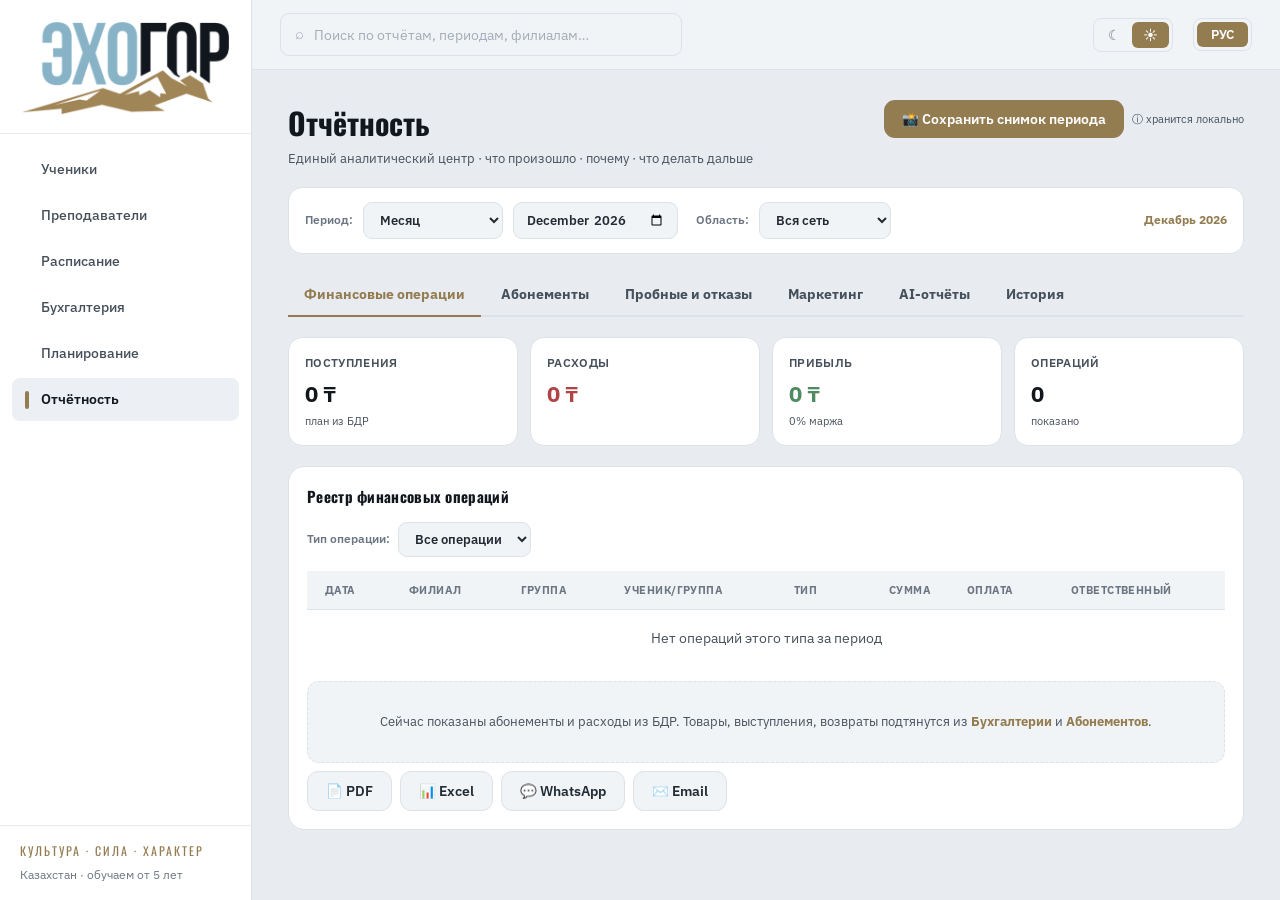
<file: pages/reports-echo-gor.html>
<!DOCTYPE html>
<html lang="ru">
<head>
<meta charset="UTF-8">
<meta name="viewport" content="width=device-width, initial-scale=1.0">
<title>Планирование (БДР) — Эхо Гор CRM</title>
<link rel="preconnect" href="https://fonts.googleapis.com"><link href="https://fonts.googleapis.com/css2?family=Oswald:wght@400;500;600;700&family=IBM+Plex+Sans:wght@400;500;600;700&family=Inter:wght@400;500;600;700;800&display=swap" rel="stylesheet">
<style>
  /* ===== ЭХО ГОР — система тем (день/ночь) ===== */
  :root, [data-theme="night"]{
    --bg:#12161A; --panel:#1A2027; --inset:#161B21; --control:#1E252D; --hover:#232D37;
    --nav-active:#222C36; --border-c:#2A333C; --border2:#232C35; --row-border:#1F272F;
    --chip:#232C35; --scrollbar:#2C353F;
    --text:#E9ECEF; --heading:#F2F4F6; --text2:#AEB6BE; --text-muted:#9AA4AE;
    --muted-c:#7E8893; --muted2:#6E7884; --faint:#5E6873;
    --gold-c:#BF9D5F; --gold-deep:#947C51; --blue-c:#8FB8CC; --blue-deep:#5E8194;
    --green-c:#7FB089; --red-c:#C45A5A; --on-gold:#1A2027;
    --ok-bg:rgba(127,176,137,.14); --gold-bg:rgba(191,157,95,.16);
    --red-bg2:rgba(196,90,90,.15); --blue-bg2:rgba(143,184,204,.15);
    --shadow:0 8px 28px rgba(0,0,0,.45); --r:16px;
  }
  [data-theme="day"]{
    --bg:#E8ECF1; --panel:#FFFFFF; --inset:#F1F4F7; --control:#F1F4F7; --hover:#EDF1F5;
    --nav-active:#ECF0F4; --border-c:#DCE2E8; --border2:#E8ECF1; --row-border:#EEF1F4;
    --chip:#EDF1F5; --scrollbar:#CCD4DD;
    --text:#222B33; --heading:#11171D; --text2:#46505B; --text-muted:#5C6772;
    --muted-c:#6B7682; --muted2:#8A95A1; --faint:#A2ADB8;
    --gold-c:#947C51; --gold-deep:#7E6840; --blue-c:#5E8194; --blue-deep:#3F5F73;
    --green-c:#4F8A63; --red-c:#B14545; --on-gold:#FFFFFF;
    --ok-bg:rgba(79,138,99,.13); --gold-bg:rgba(148,124,81,.15);
    --red-bg2:rgba(177,69,69,.12); --blue-bg2:rgba(94,129,148,.14);
    --shadow:0 4px 16px rgba(0,0,0,.1); --r:16px;
  }
  /* алиасы старых переменных файла -> тема */
  :root, [data-theme]{
    --card:var(--panel); --line:var(--border-c); --ink:var(--heading); --muted:var(--muted-c);
    --gold:var(--gold-c); --gold-soft:var(--gold-bg); --gold-ink:var(--gold-c);
    --green:var(--green-c); --green-soft:var(--ok-bg);
    --red:var(--red-c); --red-soft:var(--red-bg2);
    --blue:var(--blue-c); --blue-soft:var(--blue-bg2);
    --purple:var(--gold-c); --purple-soft:var(--gold-bg);
    --amber:var(--gold-c); --amber-soft:var(--gold-bg);
  }

  /* нейтрализованный старый :root — всё через тему */
  :root, [data-theme]{
    --card:var(--panel); --line:var(--border-c); --ink:var(--heading); --muted:var(--muted-c);
    --gold:var(--gold-c); --gold-soft:var(--gold-bg); --gold-ink:var(--gold-c);
    --green:var(--green-c); --green-soft:var(--ok-bg); --red:var(--red-c); --red-soft:var(--red-bg2);
    --blue:var(--blue-c); --blue-soft:var(--blue-bg2); --purple:var(--gold-c); --purple-soft:var(--gold-bg);
  }
  *{box-sizing:border-box;margin:0;padding:0}
  body{font-family:'Inter','Oswald',-apple-system,BlinkMacSystemFont,'Segoe UI',Roboto,sans-serif;
    background:var(--bg);color:var(--ink);line-height:1.5;-webkit-font-smoothing:antialiased;overflow-y:scroll}
  .app{display:flex;min-height:100vh}
  .side{width:280px;flex-shrink:0;padding:24px 16px;display:flex;flex-direction:column;gap:8px}
  .brand{background:var(--ink);border-radius:var(--r);padding:20px 22px;margin-bottom:12px}
  .brand-logo{font-family:'Bebas Neue',sans-serif;font-size:34px;line-height:1;letter-spacing:.02em;display:flex;gap:4px}
  .brand-logo .b-echo{color:var(--blue)} .brand-logo .b-gor{color:#fff}
  .brand-sub{color:#9aa0a6;font-size:10px;font-weight:600;letter-spacing:.14em;text-transform:uppercase;margin-top:6px}
  .nav a{display:flex;align-items:center;gap:12px;padding:13px 18px;border-radius:12px;
    color:var(--muted);text-decoration:none;font-weight:600;font-size:15px;transition:.15s;cursor:pointer}
  .nav a:hover{background:#EAEBE7}
  .nav a.active{background:var(--gold-soft);color:var(--gold-ink)}
  .nav a svg{width:18px;height:18px;flex-shrink:0}
  .rbac{margin-top:auto;background:var(--green-soft);border-radius:var(--r);padding:18px 20px}
  .rbac .tag{color:var(--green);font-size:12px;font-weight:800;letter-spacing:.08em;text-transform:uppercase}
  .rbac b{display:block;margin:6px 0 4px;font-size:16px}
  .rbac p{color:var(--muted);font-size:13px}

  .main{flex:1;padding:36px 44px;max-width:1600px}
  h1{font-family:'Bebas Neue','Oswald',sans-serif;font-size:38px;font-weight:800;letter-spacing:.01em}
  .eyebrow{font-size:12px;font-weight:800;letter-spacing:.08em;text-transform:uppercase;color:var(--gold-ink)}
  .lead{color:var(--muted);max-width:760px;margin:8px 0 24px;font-size:16px}
  .owner-tag{display:inline-flex;align-items:center;gap:6px;background:var(--gold-soft);color:var(--gold-ink);
    font-size:12px;font-weight:800;padding:5px 12px;border-radius:999px;margin-left:10px;vertical-align:middle}

  .toolbar{display:flex;justify-content:space-between;align-items:center;flex-wrap:wrap;gap:12px;margin-bottom:20px}
  .filters{display:flex;gap:10px;flex-wrap:wrap}
  select{background:var(--card);border:1px solid var(--line);border-radius:12px;padding:10px 14px;font-size:14px;
    color:var(--ink);font-weight:600;cursor:pointer;outline:none}
  select:focus{border-color:var(--gold)}
  select.period{background:var(--gold-soft);border-color:#E0D6BF;color:var(--gold-ink)}
  .btn-gold{background:var(--gold);color:#fff;border:none;border-radius:999px;padding:13px 22px;font-weight:800;
    font-size:14px;cursor:pointer;display:inline-flex;align-items:center;gap:7px;transition:.15s;box-shadow:0 6px 16px rgba(148,124,81,.3)}
  .btn-gold:hover{filter:brightness(1.05)}
  .btn-ghost{background:#fff;color:var(--ink);border:1px solid var(--line);border-radius:999px;padding:13px 20px;font-weight:700;font-size:14px;cursor:pointer;transition:.15s}
  .btn-ghost:hover{border-color:var(--gold);color:var(--gold-ink)}
  .btn-sm{border:1px solid var(--line);background:#fff;border-radius:999px;padding:9px 16px;font-weight:700;font-size:13px;cursor:pointer;transition:.12s}
  .btn-sm:hover{border-color:var(--gold);color:var(--gold-ink)}

  /* KPI tiles */
  .tiles{display:grid;grid-template-columns:repeat(4,1fr);gap:14px;margin-bottom:24px}
  .tile{background:var(--card);border-radius:var(--r);padding:20px 22px;box-shadow:var(--shadow)}
  .tile .lbl{font-size:12px;font-weight:700;letter-spacing:.05em;text-transform:uppercase;color:var(--muted)}
  .tile .val{font-size:30px;font-weight:800;margin-top:8px;font-family:'Oswald',sans-serif}
  .tile .sub{font-size:13px;color:var(--muted);margin-top:4px}
  .tile.profit .val{color:var(--green)} .tile.exp .val{color:var(--red)}

  .grid2{display:grid;grid-template-columns:1fr 1fr;gap:18px;margin-bottom:24px}
  @media(max-width:1100px){.grid2{grid-template-columns:1fr}}
  .card{background:var(--card);border-radius:var(--r);box-shadow:var(--shadow);padding:24px}
  .card h3{font-size:16px;font-weight:800;margin-bottom:16px;display:flex;align-items:center;justify-content:space-between}
  .card h3 .ai-ic{color:var(--gold-ink)}

  table{width:100%;border-collapse:collapse}
  th{text-align:left;padding:12px 10px;font-size:11px;font-weight:800;letter-spacing:.04em;text-transform:uppercase;color:var(--muted);border-bottom:1px solid var(--line)}
  td{padding:13px 10px;font-size:14px;border-bottom:1px solid var(--line)}
  tr:last-child td{border-bottom:none}
  td.r,th.r{text-align:right}
  .badge{display:inline-block;padding:4px 11px;border-radius:999px;font-size:12px;font-weight:800}
  .b-green{color:var(--green);background:var(--green-soft)}
  .b-red{color:var(--red);background:var(--red-soft)}
  .b-gray{color:var(--muted);background:#EEEFEA}
  .b-gold{color:var(--gold-ink);background:var(--gold-soft)}
  .b-blue{color:var(--blue-ink);background:var(--blue-soft)}

  /* accounts */
  .accounts{display:grid;grid-template-columns:repeat(3,1fr);gap:14px;margin-bottom:6px}
  @media(max-width:760px){.accounts{grid-template-columns:1fr}}
  .acc{background:#F8F9F6;border:1px solid var(--line);border-radius:14px;padding:16px 18px;cursor:pointer;transition:.12s}
  .acc:hover{border-color:var(--gold)}
  .acc .nm{font-weight:700;font-size:14px;display:flex;align-items:center;gap:8px}
  .acc .bal{font-size:24px;font-weight:800;margin-top:8px;font-family:'Oswald',sans-serif}
  .acc .flow{font-size:12px;color:var(--muted);margin-top:6px}
  .acc .flow .in{color:var(--green)} .acc .flow .out{color:var(--red)}

  /* tabs */
  .vtabs{display:flex;gap:8px;margin-bottom:18px;flex-wrap:wrap}
  .vtab{padding:9px 18px;border-radius:999px;border:1px solid var(--line);background:#fff;font-weight:700;font-size:14px;color:var(--muted);cursor:pointer}
  .vtab.active{background:var(--ink);color:#fff;border-color:var(--ink)}
  .view{display:none} .view.active{display:block}

  /* analytics bars */
  .barrow{margin-bottom:12px}
  .barrow .bl{display:flex;justify-content:space-between;font-size:14px;font-weight:600;margin-bottom:6px}
  .bar{height:10px;border-radius:5px;background:#EEEFEA;overflow:hidden}
  .bar span{display:block;height:100%;border-radius:5px;background:var(--gold)}

  .ai-box{background:linear-gradient(135deg,#F2EDE2,#fff);border:1px solid #E0D6BF;border-radius:var(--r);padding:22px 24px;margin-bottom:24px}
  .ai-box .ttl{display:flex;align-items:center;gap:10px;font-weight:800;font-size:17px;margin-bottom:12px}
  .ai-box .ttl svg{width:22px;height:22px;color:var(--gold-ink)}
  .ai-box p{font-size:15px;color:#5a5446;margin:6px 0}
  .ai-box .pt{display:flex;gap:8px;margin:4px 0;font-size:14px;color:#5a5446}
  .ai-box .pt b{color:var(--ink)}
  /* daily digest */
  .digest{display:grid;grid-template-columns:repeat(4,1fr);gap:12px}
  @media(max-width:900px){.digest{grid-template-columns:repeat(2,1fr)}}
  .dg{background:#fff;border:1px solid #E0D6BF;border-radius:12px;padding:14px 16px}
  .dg .dl{font-size:11px;font-weight:700;text-transform:uppercase;letter-spacing:.04em;color:var(--muted)}
  .dg .dv{font-size:22px;font-weight:800;margin-top:6px;font-family:'Oswald',sans-serif}
  .dg .ds{font-size:12px;margin-top:4px}
  .dg.ok{border-color:var(--green)} .dg.ok .dv{color:var(--green)}
  .dg.warn{border-color:var(--red)} .dg.warn .dv{color:var(--red)}
  .dg .dot-ok{color:var(--green)} .dg .dot-warn{color:var(--red)}

  /* ops filters */
  .ops-filters{display:flex;gap:10px;flex-wrap:wrap;align-items:center;margin-bottom:14px}
  .ops-search{flex:1;min-width:240px;display:flex;align-items:center;gap:8px;background:#F8F9F6;border:1px solid var(--line);border-radius:12px;padding:0 14px}
  .ops-search svg{color:var(--muted);flex-shrink:0}
  .ops-search input{border:none;background:none;outline:none;padding:11px 0;font-size:14px;width:100%;font-family:inherit}
  .ops-summary{display:flex;gap:18px;flex-wrap:wrap;font-size:13px;color:var(--muted);margin-bottom:14px;padding:10px 14px;background:#F8F9F6;border-radius:12px}
  .ops-summary b{color:var(--ink)}
  .ops-summary .in{color:var(--green)} .ops-summary .out{color:var(--red)}
  .set-row{display:flex;justify-content:space-between;align-items:center;padding:11px 14px;border:1px solid var(--line);border-radius:12px;margin-bottom:8px;font-size:14px;background:#F8F9F6}
  .set-del{border:1px solid #EBC4B6;background:#fff;color:var(--red);border-radius:999px;padding:6px 14px;font-size:13px;font-weight:700;cursor:pointer}
  .set-del:hover{background:var(--red-soft)}
  .rev-details{background:#F8F9F6;border-radius:14px;padding:8px 16px}
  .rev-details .rd{display:flex;justify-content:space-between;padding:11px 0;border-bottom:1px solid var(--line);font-size:14px;gap:16px}
  .rev-details .rd:last-child{border-bottom:none}
  .rev-details .rd span{color:var(--muted)}
  .rev-details .rd b{text-align:right}

  /* modal */
  .overlay{position:fixed;inset:0;background:rgba(20,24,33,.55);display:none;z-index:50;backdrop-filter:blur(3px);padding:40px 20px;overflow-y:auto}
  .overlay.open{display:flex;align-items:flex-start;justify-content:center}
  .sheet{background:var(--bg);width:100%;max-width:600px;border-radius:24px;overflow:hidden;box-shadow:0 30px 80px rgba(0,0,0,.4);animation:rise .25s}
  @keyframes rise{from{transform:translateY(12px);opacity:0}to{transform:translateY(0);opacity:1}}
  .sheet-head{background:var(--card);padding:24px 28px;display:flex;justify-content:space-between;align-items:center}
  .sheet-head h2{font-size:21px;font-weight:800}
  .close{width:38px;height:38px;border:none;background:#EEEFEA;border-radius:11px;font-size:19px;cursor:pointer;color:var(--muted)}
  .sheet-body{padding:22px 28px 28px}
  .form-grid{display:grid;grid-template-columns:1fr 1fr;gap:14px}
  .field{display:flex;flex-direction:column;gap:6px}
  .field.full{grid-column:1/-1}
  .field label{font-size:12px;font-weight:800;letter-spacing:.03em;text-transform:uppercase;color:var(--muted)}
  .field input,.field select,.field textarea{border:1px solid var(--line);border-radius:12px;padding:11px 14px;font-size:14px;outline:none;background:#fff;font-family:inherit}
  .field input:focus,.field select:focus,.field textarea:focus{border-color:var(--gold)}
  .hint{font-size:12px;color:var(--muted);margin-top:4px}
  .modal-foot{display:flex;justify-content:flex-end;gap:10px;margin-top:18px}

  .toasts{position:fixed;bottom:24px;right:24px;display:flex;flex-direction:column;gap:10px;z-index:90}
  .toast{background:var(--ink);color:#fff;padding:14px 20px;border-radius:14px;font-weight:600;font-size:14px;box-shadow:0 10px 30px rgba(0,0,0,.3);display:flex;align-items:center;gap:10px;animation:rise .2s;max-width:360px}
  .toast .dot{width:8px;height:8px;border-radius:50%;background:var(--gold);flex-shrink:0}
  .toast.err .dot{background:var(--red)}

  @media(max-width:900px){.side{display:none}.main{padding:22px 16px}h1{font-size:30px}.tiles{grid-template-columns:repeat(2,1fr)}.form-grid{grid-template-columns:1fr}}

  /* ===== ОБОЛОЧКА ДИЗАЙНА ===== */
  body{font-family:'IBM Plex Sans','Inter',sans-serif !important;background:var(--bg);color:var(--text);transition:background .3s,color .3s}
  h1,h2,h3,.brand-logo{font-family:'Oswald',sans-serif !important;color:var(--heading) !important;letter-spacing:.3px !important}
  .app{display:flex;min-height:100vh}
  .side{width:252px !important;flex-shrink:0;padding:0 !important;background:var(--panel);border-right:1px solid var(--border-c);display:flex;flex-direction:column;gap:0 !important}
  .eg-logo-box{padding:22px 22px 18px;border-bottom:1px solid var(--border2)}
  .eg-logo-box img{width:100%;display:block}
  .nav{flex:1;padding:14px 12px;display:flex;flex-direction:column;gap:3px}
  .nav a{display:flex;align-items:center;gap:12px;padding:11px 13px !important;border-radius:8px !important;color:var(--text2) !important;text-decoration:none;font-weight:500 !important;font-size:14px !important;transition:background .15s}
  .nav a .navbar{width:4px;height:18px;border-radius:3px;background:transparent;flex:none}
  .nav a:hover{background:var(--hover) !important}
  .nav a.active{background:var(--nav-active) !important;color:var(--heading) !important;font-weight:600 !important}
  .nav a.active .navbar{background:var(--gold-c)}
  .nav a svg{width:18px;height:18px;flex-shrink:0;opacity:.85}
  .eg-values{padding:16px 20px;border-top:1px solid var(--border2)}
  .eg-values .vl{font-family:'Oswald',sans-serif;font-size:12px;letter-spacing:2px;color:var(--gold-c);text-transform:uppercase;margin-bottom:6px}
  .eg-values .sub{font-size:12px;color:var(--muted2);line-height:1.5}
  .rbac,.brand,.intro{display:none !important}
  .main{flex:1;padding:0 !important;max-width:none !important;display:flex;flex-direction:column;background:var(--bg)}
  .eg-topbar{height:70px;flex:none;background:var(--inset);border-bottom:1px solid var(--border-c);display:flex;align-items:center;gap:20px;padding:0 28px}
  .eg-search{flex:1;max-width:420px;display:flex;align-items:center;gap:10px;background:var(--control);border:1px solid var(--border-c);border-radius:9px;padding:9px 14px}
  .eg-search span{color:var(--faint);font-size:15px}
  .eg-search input{flex:1;background:transparent;border:none;outline:none;color:var(--text);font-family:inherit;font-size:14px}
  .eg-spacer{flex:1}
  .eg-toggle{display:flex;align-items:center;background:var(--control);border:1px solid var(--border-c);border-radius:8px;padding:3px}
  .eg-toggle div{padding:6px 11px;border-radius:6px;font-size:14px;cursor:pointer;line-height:1;color:var(--muted-c)}
  .eg-toggle div.on{background:var(--gold-c);color:var(--on-gold)}
  .eg-toggle.lang div{padding:6px 14px;font-size:13px;font-weight:600}
  .eg-content{flex:1;width:100%;min-width:0;padding:30px 36px;overflow-x:hidden;box-sizing:border-box}
  .eg-content>*{max-width:1280px;margin-left:auto;margin-right:auto}
  /* перекраска компонентов под тему */
  .card,.panel,.box,.tcard,.modal,.sheet,.drawer{background:var(--panel) !important;border-color:var(--border-c) !important;color:var(--text)}
  select,input,textarea,.colcfg-btn,.btn-ghost{background:var(--control) !important;color:var(--text) !important;border-color:var(--border-c) !important}
  select.month,select.period{background:var(--gold-bg) !important;border-color:var(--gold-c) !important;color:var(--gold-c) !important}
  table thead th{background:var(--inset) !important;color:var(--muted-c) !important;border-bottom-color:var(--border-c) !important}
  table td{border-color:var(--row-border) !important;color:var(--text)}
  table tr:hover td{background:var(--hover) !important}
  .lead{color:var(--muted-c) !important}
  ::-webkit-scrollbar{width:10px;height:10px}::-webkit-scrollbar-thumb{background:var(--scrollbar);border-radius:5px}
  /* ===== КОНТРАСТ И ИКОНКИ ===== */
  .app .tile .val,.app .kpi .v,.app .v,.app .stat-v,.app .num,.app .big{color:var(--heading) !important}
  .kpi .k,.k,.tile .lbl,.tile .sub,.app .sub{color:var(--muted-c) !important}
  b,strong{color:var(--heading)}
  .sal-hero,.hero,.month-hero,#tomBanner,.tom-banner{background:var(--gold-bg) !important;border-color:var(--gold-c) !important;color:var(--text) !important}
  .sal-hero .nm,.hero .nm,#tomBanner .nm,.tom-banner .nm,.info .nm{color:var(--heading) !important}
  #tomBanner .elbl,.tom-banner .elbl,.elbl{color:var(--gold-c) !important}
  #tomBanner .crown,.tom-banner .crown,.crown{background:var(--gold-c) !important;color:var(--on-gold) !important}
  .btn-gold,.btn-primary,button.primary,.add-btn,.btn-add{background:var(--gold-c) !important;color:var(--on-gold) !important;border-color:var(--gold-c) !important}
  .ava,.avatar,.tcard-ava,.teacher-ava{background:var(--chip) !important;color:var(--text-muted) !important}
  .badge,.chip,.tag,.pill{border-color:var(--border-c)}
  [data-theme="night"] select.month,[data-theme="night"] select.period{color:var(--gold-c) !important}
  /* AI-блок сводки под тему */
  .ai-box{background:var(--gold-bg) !important;border-color:var(--gold-c) !important}
  .ai-box .ttl{color:var(--heading) !important}
  .ai-box .ttl svg{color:var(--gold-c) !important}
  .ai-box p,.ai-box .pt{color:var(--text) !important}
  .ai-box .pt b,.ai-box p b{color:var(--heading) !important}
  .ai-box .dg{background:var(--panel) !important;border-color:var(--border-c) !important}
  .ai-box .dg .dl{color:var(--muted-c) !important}
  .ai-box .dg .dv{color:var(--heading) !important}
  .ai-box .dg.ok .dv{color:var(--green-c) !important}
  .ai-box .dg.warn .dv{color:var(--red-c) !important}
  /* ===== ФИНАЛЬНАЯ ДОЗАЧИСТКА КОНТРАСТА (все вкладки) ===== */
  /* любые заголовки внутри карточек/модалок — читаемы */
  .card h1,.card h2,.card h3,.card h4,.panel h3,.box h3,.sheet h2,.sheet h3,.modal h2,.modal h3,
  .drawer h2,.drawer h3,h2,h3,h4{color:var(--heading) !important}
  /* модалки целиком под тему: оверлей, тело, шапка */
  .overlay,.modal-overlay,.backdrop{background:rgba(8,11,15,.62) !important}
  .sheet,.modal,.modal-box,.drawer,.dialog,.popup,.sheet-body,.modal-body{background:var(--panel) !important;color:var(--text) !important}
  .sheet-head,.modal-head,.drawer-head,.dialog-head{background:var(--inset) !important;border-bottom:1px solid var(--border-c) !important}
  .sheet-head h2,.modal-head h2,.drawer-head h2{color:var(--heading) !important}
  .close,.modal-close,.sheet-close{background:var(--control) !important;color:var(--text-muted) !important}
  /* карточки счетов и любые светлые подложки */
  .acc,.account-card,.subcard,.inner-card,.tile,.kpi,.stat,.mini,.cell-card,.list-card,.lesson,.event{background:var(--inset) !important;border-color:var(--border-c) !important}
  .acc .nm,.acc .bal,.account-card .nm,.account-card .bal{color:var(--heading) !important}
  /* поля ввода и метки в модалках */
  .field label,.form label,label{color:var(--muted-c) !important}
  .field input,.field select,.field textarea,.form input,.form select,.form textarea,input,select,textarea{background:var(--control) !important;color:var(--text) !important;border-color:var(--border-c) !important}
  input::placeholder,textarea::placeholder{color:var(--faint) !important}
  /* hero/баннер/summary светлые подложки -> золотая тема */
  .sal-hero,.hero,.month-hero,#tomBanner,.tom-banner,.ai-box,.summary-box,.notice,.banner,.fine-summary,.sum-box{background:var(--gold-bg) !important;border-color:var(--gold-c) !important}
  .sal-hero *,.hero *,.ai-box *,.summary-box *,.banner *,.fine-summary *{color:var(--text)}
  .sal-hero b,.hero b,.ai-box b,.summary-box b,.banner b,.fine-summary b,
  .sal-hero .nm,.hero .nm,.ai-box .nm,.fine-summary .big,.sum-box .big{color:var(--heading) !important}
  .ai-box .ttl,.summary-box .ttl{color:var(--heading) !important}
  /* крупные суммы/числа на любой подложке */
  .big,.amount,.sum-val,.total,.fine-amount,.v,.val,.num{color:var(--heading) !important}
  /* строки списков под тему */
  .row,.drow,.item-row,.list-row,.lrow{border-color:var(--row-border) !important;color:var(--text)}
  .row:hover,.drow:hover,.list-row:hover{background:var(--hover) !important}
  /* любой захардкоженный белый фон внутри контента */
  .eg-content [style*="background:#fff"],.eg-content [style*="background:#FFF"]{background:var(--panel) !important}
  /* ===== КОНТРОЛЫ ПОД ТЕМУ (кнопки/селекты/таблетки/поля) ===== */
  .btn-ghost,.icn-btn,.nav-week button,.date-pill,.modes,.seg,.vtab,
  .mode-btn,.view-mode,.tab,.pill-btn,.colcfg-btn,.btn-customize,.btn-sm,
  select,.fsel,.search,.search-box,.f input,.f select,
  .field input,.field select,.field textarea,
  input[type=text],input[type=search],input[type=number],input[type=date],textarea{
    background:var(--control) !important;color:var(--text) !important;border-color:var(--border-c) !important;
  }
  .modes,.seg-wrap,.tabs,.vtabs{background:var(--inset) !important}
  /* активные таблетки/режимы — золотой акцент */
  .modes .active,.mode-btn.active,.view-mode.active,.seg.active,.vtab.active,.tab.active,
  .modes button.on,.seg.on{background:var(--gold-c) !important;color:var(--on-gold) !important;border-color:var(--gold-c) !important}
  /* неактивные таблетки в группе */
  .modes button,.seg,.vtab,.tab{color:var(--text2) !important;background:transparent !important}
  .modes button.active,.vtab.active,.seg.active,.tab.active{background:var(--gold-c) !important;color:var(--on-gold) !important}
  /* поля поиска с иконкой */
  .search,.search-box,.ops-search,.eg-search{background:var(--control) !important;border-color:var(--border-c) !important}
  .search input,.search-box input,.ops-search input{background:transparent !important;color:var(--text) !important}
  input::placeholder,textarea::placeholder{color:var(--faint) !important}
  /* «Сбросить» и вторичные белые кнопки */
  .btn-sm,.reset-btn,.btn-reset{background:var(--control) !important;color:var(--text) !important;border-color:var(--border-c) !important}
  /* заголовки внутри карточек/секций */
  .card h3,.panel h3,.box h3,.sec-title,.block-title,.list-title{color:var(--heading) !important}
  /* итоговая строка (Найдено/Доходы/Расходы/Сальдо) */
  .ops-summary,.summary-row,.totals{color:var(--text-muted) !important}
  .ops-summary b,.summary-row b{color:var(--heading) !important}
  .ops-summary .in{color:var(--green-c) !important}.ops-summary .out{color:var(--red-c) !important}
  /* select со стрелками (нативные) — тёмный фон в тёмной теме */
  [data-theme="night"] select{background-color:#1E252D !important;color:#E9ECEF !important}

  /* ===== МОСТ: переменные БДР -> тема ЭХО ГОР (день/ночь) ===== */
  :root, [data-theme="night"], [data-theme="day"]{
    --white:var(--panel);
    --border:var(--border-c);
    --brand:var(--gold-c);
    --brand-dark:var(--gold-deep,var(--gold-c));
    --brand-soft:var(--gold-bg);
    --navy:var(--blue-c);
  }
  /* ===== БДР: компоненты под тему ===== */
  .bdr .page-head{display:flex;align-items:flex-start;justify-content:space-between;flex-wrap:wrap;gap:14px;margin-bottom:18px}
  .bdr .page-title{font-family:'Oswald',sans-serif;font-size:30px;font-weight:700;color:var(--heading)}
  .bdr .page-sub{font-size:13px;color:var(--text2);margin-top:4px}
  .bdr .head-actions{display:flex;gap:10px}

  .bdr .subtabs{display:flex;gap:6px;margin-bottom:20px;flex-wrap:wrap;border-bottom:1px solid var(--border-c);padding-bottom:0}
  .bdr .subtab{padding:10px 16px;border:none;background:none;font-family:'IBM Plex Sans',sans-serif;font-size:14px;font-weight:600;color:var(--text2);cursor:pointer;position:relative;white-space:nowrap}
  .bdr .subtab:hover{color:var(--heading)}
  .bdr .subtab.active{color:var(--gold-c)}
  .bdr .subtab.active::after{content:'';position:absolute;left:14px;right:14px;bottom:-1px;height:2.5px;background:var(--gold-c);border-radius:2px}

  .bdr .panel{display:none}
  .bdr .panel.active{display:block;animation:bdrfade .25s}
  @keyframes bdrfade{from{opacity:0;transform:translateY(4px)}to{opacity:1;transform:none}}

  .bdr .slabel{font-size:11px;font-weight:700;text-transform:uppercase;letter-spacing:.07em;color:var(--text2);margin-bottom:12px}

  .bdr .kpi-grid{display:grid;grid-template-columns:repeat(4,1fr);gap:12px;margin-bottom:24px}
  .bdr .kpi{background:var(--panel);border:1px solid var(--border-c);border-radius:16px;padding:16px 18px}
  .bdr .kpi-top{display:flex;align-items:center;justify-content:space-between;margin-bottom:10px}
  .bdr .kpi-ic{width:34px;height:34px;border-radius:9px;display:flex;align-items:center;justify-content:center}
  .bdr .kpi-ic.brand{background:var(--gold-bg);color:var(--gold-c)}
  .bdr .kpi-ic.green{background:var(--ok-bg);color:var(--green-c)}
  .bdr .kpi-ic.red{background:var(--red-soft);color:var(--red-c)}
  .bdr .kpi-ic.blue{background:var(--blue-soft);color:var(--blue-c)}
  .bdr .kpi-badge{font-size:11px;font-weight:700;padding:2px 8px;border-radius:999px}
  .bdr .kpi-badge.up{background:var(--ok-bg);color:var(--green-c)}
  .bdr .kpi-badge.down{background:var(--red-soft);color:var(--red-c)}
  .bdr .kpi-val{font-size:24px;font-weight:800;line-height:1;margin-bottom:4px;color:var(--heading)}
  .bdr .kpi-lbl{font-size:12px;color:var(--text2);font-weight:600}

  .bdr .source-card,.bdr .scenario-card,.bdr .ai-recs,.bdr .ai-prob,.bdr .mot-card,.bdr .daily-card{background:var(--panel);border:1px solid var(--border-c);border-radius:16px}
  .bdr .game-hero{display:flex;gap:20px;align-items:center;background:linear-gradient(135deg,var(--navy,#1a2b4a),#2a3f5f);color:#fff;border-radius:18px;padding:22px 24px;flex-wrap:wrap}
  .bdr .ring{position:relative;width:120px;height:120px;flex-shrink:0}
  .bdr .ring svg{transform:rotate(-90deg)}
  .bdr .ring-label{position:absolute;inset:0;display:flex;flex-direction:column;align-items:center;justify-content:center}
  .bdr .ring-pct{font-size:28px;font-weight:800;line-height:1}
  .bdr .ring-sub{font-size:10px;opacity:.7;text-transform:uppercase;letter-spacing:.05em;margin-top:2px}
  .bdr .game-stats{display:flex;gap:22px;flex-wrap:wrap}
  .bdr .gstat{text-align:center}
  .bdr .gstat-val{font-size:22px;font-weight:800}
  .bdr .gstat-lbl{font-size:11px;opacity:.75;margin-top:2px}
  .bdr .coach-msg{flex:1;min-width:200px;font-size:14px;line-height:1.5;background:rgba(255,255,255,.1);border-radius:12px;padding:14px 16px}
  .bdr .coach-msg b{color:var(--gold,#d4b46a)}
  .bdr .task-item{display:flex;align-items:center;gap:12px;padding:12px 14px;background:var(--panel);border:1px solid var(--border-c);border-radius:12px;margin-bottom:8px;cursor:pointer;transition:.15s}
  .bdr .task-item:hover{border-color:var(--gold-c)}
  .bdr .task-item.done{opacity:.6;background:var(--inset)}
  .bdr .task-item.done .task-text{text-decoration:line-through}
  .bdr .task-check{width:24px;height:24px;border-radius:7px;border:2px solid var(--border-c);display:flex;align-items:center;justify-content:center;flex-shrink:0;font-size:14px;color:#fff;transition:.15s}
  .bdr .task-item.done .task-check{background:var(--green,#3a9d5d);border-color:var(--green,#3a9d5d)}
  .bdr .task-text{font-size:13.5px;font-weight:600;color:var(--heading);flex:1}
  .bdr .task-pts{font-size:11px;font-weight:700;color:var(--gold-c,#a08a4a)}
  .bdr .source-card{padding:20px 22px;margin-bottom:20px}
  .bdr .source-title{font-size:15px;font-weight:700;margin-bottom:4px;color:var(--heading)}
  .bdr .source-sub{font-size:12.5px;color:var(--text2);margin-bottom:16px}
  .bdr .source-opts{display:flex;gap:10px;flex-wrap:wrap}
  .bdr .source-opt{flex:1;min-width:160px;border:1.5px solid var(--border-c);border-radius:12px;padding:14px 16px;cursor:pointer;transition:.15s;background:var(--inset)}
  .bdr .source-opt:hover{border-color:var(--gold-c);background:var(--gold-bg)}
  .bdr .source-opt.on{border-color:var(--gold-c);background:var(--gold-bg)}
  .bdr .source-opt-title{font-size:13.5px;font-weight:700;margin-bottom:3px;color:var(--heading)}
  .bdr .source-opt-desc{font-size:11.5px;color:var(--text2)}

  .bdr .tree-card{background:var(--panel);border:1px solid var(--border-c);border-radius:16px;overflow:hidden;margin-bottom:20px}
  .bdr .tree-head{display:flex;align-items:center;justify-content:space-between;padding:14px 18px;border-bottom:1px solid var(--border-c)}
  .bdr .tree-head h3{font-family:'Oswald',sans-serif;font-size:16px;font-weight:600;color:var(--heading)}
  .bdr table{width:100%;border-collapse:collapse;font-size:13px;color:var(--text)}
  .bdr thead th{text-align:left;font-size:11px;font-weight:700;text-transform:uppercase;letter-spacing:.04em;color:var(--text2);padding:11px 18px;background:var(--inset);border-bottom:1px solid var(--border-c)}
  .bdr thead th.num{text-align:right}
  .bdr tbody td{padding:11px 18px;border-bottom:1px solid var(--row-border);color:var(--text)}
  .bdr tbody tr:last-child td{border-bottom:none}
  .bdr td.num{text-align:right;font-variant-numeric:tabular-nums;font-weight:600}
  .bdr .tree-row.lvl0 td:first-child{font-weight:800;padding-left:18px;color:var(--heading)}
  .bdr .tree-row.lvl1 td:first-child{padding-left:38px;font-weight:600}
  .bdr .tree-row.lvl2 td:first-child{padding-left:58px;color:var(--text)}
  .bdr .tree-row.lvl3 td:first-child{padding-left:78px;color:var(--text2);font-size:12.5px}
  .bdr .tree-row.lvl0{background:var(--gold-bg)}
  .bdr .tree-row.lvl1{background:var(--inset)}
  .bdr .tree-toggle{display:inline-flex;width:16px;color:var(--text2);cursor:pointer}
  .bdr .editable-cell input{width:120px;text-align:right;border:1px solid transparent;border-radius:6px;padding:5px 8px;font-family:'IBM Plex Sans',sans-serif;font-size:13px;font-weight:600;background:transparent;font-variant-numeric:tabular-nums;color:var(--text)}
  .bdr .editable-cell input:hover{border-color:var(--border-c);background:var(--control)}
  .bdr .editable-cell input:focus{outline:none;border-color:var(--gold-c);background:var(--inset)}
  .bdr .manual-tag{font-size:9px;font-weight:700;color:var(--gold-c);background:var(--gold-bg);padding:1px 5px;border-radius:4px;margin-left:6px;vertical-align:middle}
  .bdr .auto-dot{width:6px;height:6px;border-radius:50%;background:var(--green-c);display:inline-block;margin-right:5px}

  .bdr .pf-bar-wrap{height:8px;background:var(--border-c);border-radius:999px;overflow:hidden;width:110px;display:inline-block;vertical-align:middle;margin-right:8px}
  .bdr .pf-bar{height:100%;border-radius:999px}
  .bdr .pf-bar.good{background:var(--green-c)}.bdr .pf-bar.mid{background:var(--gold-c)}.bdr .pf-bar.bad{background:var(--red-c)}
  .bdr .dev-pos{color:var(--green-c);font-weight:700}.bdr .dev-neg{color:var(--red-c);font-weight:700}

  .bdr .daily-hero{background:linear-gradient(135deg,var(--gold-c),var(--gold-deep,#5A4D2C));border-radius:18px;padding:24px 26px;color:#fff;margin-bottom:18px;position:relative;overflow:hidden}
  .bdr .daily-hero::before{content:'';position:absolute;right:-30px;top:-30px;width:160px;height:160px;border-radius:50%;background:rgba(255,255,255,.06)}
  .bdr .daily-mgr{font-size:13px;opacity:.85;margin-bottom:4px}
  .bdr .daily-big{font-family:'Oswald',sans-serif;font-size:36px;font-weight:700;margin-bottom:2px}
  .bdr .daily-need{font-size:14px;opacity:.9}
  .bdr .daily-grid{display:grid;grid-template-columns:repeat(3,1fr);gap:12px;margin-bottom:20px}
  .bdr .daily-card{padding:16px 18px}
  .bdr .daily-card-lbl{font-size:11.5px;color:var(--text2);font-weight:600;text-transform:uppercase;letter-spacing:.04em;margin-bottom:6px}
  .bdr .daily-card-val{font-size:22px;font-weight:800;color:var(--heading)}
  .bdr .daily-card-val.green{color:var(--green-c)}.bdr .daily-card-val.red{color:var(--red-c)}.bdr .daily-card-val.brand{color:var(--gold-c)}

  .bdr .mot-card{padding:20px 22px;margin-bottom:16px}
  .bdr .mot-head{display:flex;align-items:center;justify-content:space-between;margin-bottom:16px}
  .bdr .mot-mgr{display:flex;align-items:center;gap:12px}
  .bdr .mot-avatar{width:42px;height:42px;border-radius:50%;background:var(--gold-c);color:var(--on-gold);display:flex;align-items:center;justify-content:center;font-weight:700;font-size:15px}
  .bdr .mot-name{font-size:15px;font-weight:700;color:var(--heading)}
  .bdr .mot-branch{font-size:12px;color:var(--text2)}
  .bdr .mot-salary{text-align:right}
  .bdr .mot-salary-lbl{font-size:11px;color:var(--text2)}
  .bdr .mot-salary-val{font-size:20px;font-weight:800;color:var(--green-c)}
  .bdr .kpi-ladder{display:grid;grid-template-columns:repeat(6,1fr);gap:8px}
  .bdr .ladder-step{border:1px solid var(--border-c);border-radius:10px;padding:10px;text-align:center;transition:.15s;background:var(--inset)}
  .bdr .ladder-step.reached{background:var(--ok-bg);border-color:var(--green-c)}
  .bdr .ladder-step.current{background:var(--gold-bg);border-color:var(--gold-c);border-width:2px}
  .bdr .ladder-pct{font-size:13px;font-weight:800;margin-bottom:3px;color:var(--heading)}
  .bdr .ladder-bonus{font-size:11px;color:var(--text2);font-weight:600}
  .bdr .ladder-step.reached .ladder-bonus{color:var(--green-c)}
  .bdr .ladder-input{width:100%;border:1px solid var(--border-c);border-radius:6px;padding:4px;text-align:center;font-family:'IBM Plex Sans',sans-serif;font-size:11px;margin-top:4px;background:var(--control);color:var(--text)}

  .bdr .ai-card{background:linear-gradient(135deg,#1F1B12,#2E2718);border-radius:18px;padding:22px 24px;color:#fff;margin-bottom:16px;position:relative;overflow:hidden}
  .bdr .ai-card::before{content:'AI';position:absolute;right:-8px;top:-18px;font-size:90px;font-weight:800;color:rgba(191,157,95,.10)}
  .bdr .ai-lbl{font-size:10.5px;font-weight:700;text-transform:uppercase;letter-spacing:.1em;color:var(--gold-c);margin-bottom:10px;display:flex;align-items:center;gap:7px}
  .bdr .ai-text{font-size:13.5px;line-height:1.7;color:rgba(255,255,255,.85)}
  .bdr .ai-text strong{color:var(--gold-c)}
  .bdr .ai-text p{margin-bottom:9px}
  .bdr .ai-prob{display:flex;align-items:center;gap:14px;padding:18px 20px;margin-bottom:16px}
  .bdr .ai-prob-circle{width:64px;height:64px;border-radius:50%;display:flex;align-items:center;justify-content:center;font-size:18px;font-weight:800;color:#fff;flex-shrink:0;background:conic-gradient(var(--green-c) 0% 93%,var(--border-c) 93% 100%)}
  .bdr .ai-prob-circle span{background:var(--panel);width:50px;height:50px;border-radius:50%;display:flex;align-items:center;justify-content:center;color:var(--green-c)}
  .bdr .ai-prob-text h4{font-size:15px;font-weight:700;margin-bottom:3px;color:var(--heading)}
  .bdr .ai-prob-text p{font-size:12.5px;color:var(--text2)}
  .bdr .ai-recs{padding:20px 22px}
  .bdr .ai-recs h4{font-size:14px;font-weight:700;margin-bottom:14px;color:var(--heading)}
  .bdr .rec-item{display:flex;align-items:flex-start;gap:11px;padding:10px 0;border-bottom:1px solid var(--row-border)}
  .bdr .rec-item:last-child{border-bottom:none}
  .bdr .rec-check{width:22px;height:22px;border-radius:7px;background:var(--gold-bg);color:var(--gold-c);display:flex;align-items:center;justify-content:center;flex-shrink:0;font-size:12px}
  .bdr .rec-text{font-size:13.5px;color:var(--text)}
  .bdr .rec-text b{color:var(--gold-c)}

  .bdr .scenario-card{padding:22px 24px}
  .bdr .scenario-controls{display:grid;grid-template-columns:repeat(3,1fr);gap:14px;margin-bottom:20px}
  .bdr .sc-control label{font-size:12px;font-weight:600;color:var(--text2);display:block;margin-bottom:7px}
  .bdr .sc-slider{display:flex;align-items:center;gap:10px}
  .bdr .sc-slider input[type=range]{flex:1;accent-color:var(--gold-c)}
  .bdr .sc-slider-val{font-size:14px;font-weight:800;color:var(--gold-c);min-width:54px;text-align:right}
  .bdr .scenario-result{display:grid;grid-template-columns:repeat(4,1fr);gap:12px;padding-top:18px;border-top:1px solid var(--border-c)}
  .bdr .sc-res{text-align:center}
  .bdr .sc-res-lbl{font-size:11px;color:var(--text2);margin-bottom:5px}
  .bdr .sc-res-val{font-size:20px;font-weight:800;color:var(--heading)}
  .bdr .sc-res-val.green{color:var(--green-c)}
  .bdr .sc-res-delta{font-size:11.5px;font-weight:700;margin-top:3px}
  .bdr .sc-res-delta.up{color:var(--green-c)}.bdr .sc-res-delta.down{color:var(--red-c)}

  .bdr .btn{font-family:'IBM Plex Sans',sans-serif;font-size:13.5px;font-weight:600;padding:10px 18px;border-radius:11px;border:none;cursor:pointer;display:inline-flex;align-items:center;gap:8px;transition:.15s}
  .bdr .btn:active{transform:scale(.97)}
  .bdr .btn-brand{background:var(--gold-c);color:var(--on-gold)}
  .bdr .btn-brand:hover{filter:brightness(1.05)}
  .bdr .btn-secondary{background:var(--control);color:var(--text);border:1px solid var(--border-c)}
  .bdr .btn-secondary:hover{background:var(--hover)}

  .bdr .mode-pill{display:inline-flex;align-items:center;gap:5px;font-size:11px;font-weight:600;padding:3px 9px;border-radius:999px}
  .bdr .funnel-step{display:flex;justify-content:space-between;align-items:center;padding:10px 16px;background:var(--inset);border-radius:10px;font-size:13.5px;font-weight:600;color:var(--heading)}
  .bdr .funnel-step b{font-size:18px;color:var(--gold-c)}
  .bdr .funnel-arrow{text-align:center;font-size:11px;color:var(--text2);padding:1px 0}
  .bdr .bdr-summary{display:grid;grid-template-columns:1fr 1fr;gap:14px;margin-bottom:20px}
  .bdr .sum-card{background:var(--card,#fff);border:1px solid var(--border-c);border-radius:14px;padding:16px 18px}
  .bdr .sum-card h4{margin:0 0 12px;font-size:13px;font-weight:700;color:var(--heading);display:flex;justify-content:space-between;align-items:center}
  .bdr .sum-row{display:flex;justify-content:space-between;align-items:center;padding:7px 10px;border-radius:9px;cursor:pointer;transition:.12s}
  .bdr .sum-row:hover{background:var(--inset)}
  .bdr .sum-row .lbl{font-size:12.5px;color:var(--text2)}
  .bdr .sum-row .val{font-size:15px;font-weight:800;font-variant-numeric:tabular-nums}
  .bdr .sum-detail{margin-top:6px;padding:8px 10px;background:var(--inset);border-radius:9px;font-size:12px;color:var(--text2)}
  @media(max-width:780px){.bdr .bdr-summary{grid-template-columns:1fr}}
  .bdr .mode-pill.auto{background:var(--ok-bg);color:var(--green-c)}
  .bdr .mode-pill.manual{background:var(--gold-bg);color:var(--gold-c)}

  @media(max-width:1000px){.bdr .kpi-grid,.bdr .scenario-controls,.bdr .scenario-result{grid-template-columns:repeat(2,1fr)}.bdr .kpi-ladder{grid-template-columns:repeat(3,1fr)}.bdr .daily-grid{grid-template-columns:1fr}}

</style>
<body data-theme="day">
<div class="app">
  <aside class="side">
    <div class="eg-logo-box"><img id="egLogo" src="../logo-day.png" alt="Эхо Гор"></div>
    <nav class="nav">
      <a href="../index.html"><span class="navbar"></span>Ученики</a>
      <a href="teachers-echo-gor.html"><span class="navbar"></span>Преподаватели</a>
      <a href="schedule-echo-gor.html"><span class="navbar"></span>Расписание</a>
      <a href="accounting-echo-gor.html"><span class="navbar"></span>Бухгалтерия</a>
      <a href="planning-echo-gor.html"><span class="navbar"></span>Планирование</a>
      <a href="reports-echo-gor.html" class="active"><span class="navbar"></span>Отчётность</a>
    </nav>
    <div class="eg-values">
      <div class="vl">Культура · Сила · Характер</div>
      <div class="sub">Казахстан · обучаем от 5 лет</div>
    </div>
  </aside>
  <main class="main">
    <div class="eg-topbar">
      <div class="eg-search"><span>⌕</span><input placeholder="Поиск по отчётам, периодам, филиалам…"></div>
      <div class="eg-spacer"></div>
      <div class="eg-toggle" id="themeToggle"><div onclick="egTheme('night')" title="Ночь">☾</div><div class="on" onclick="egTheme('day')" title="День">☀</div></div>
      <div class="eg-toggle lang" id="langToggle"><div class="on">РУС</div></div>
    </div>
    <div class="eg-content">
      <div class="bdr">
<style>
  .rep-subtabs{display:flex;gap:4px;flex-wrap:wrap;border-bottom:2px solid var(--border-c);margin-bottom:20px}
  .rep-subtab{padding:10px 16px;font-size:14px;font-weight:700;color:var(--text2);cursor:pointer;border-bottom:2px solid transparent;margin-bottom:-2px;white-space:nowrap}
  .rep-subtab.active{color:var(--gold-c);border-bottom-color:var(--gold-c)}
  .rep-panel{display:none}
  .rep-panel.active{display:block}
  .rep-filters{display:flex;gap:10px;flex-wrap:wrap;align-items:center;background:var(--card);border:1px solid var(--border-c);border-radius:14px;padding:14px 16px;margin-bottom:20px}
  .rep-filters select,.rep-filters input{font-family:'IBM Plex Sans',sans-serif;font-size:13px;font-weight:600;padding:8px 12px;border-radius:9px;border:1px solid var(--border-c);background:var(--control);color:var(--text);cursor:pointer}
  .kpi-cards{display:grid;grid-template-columns:repeat(auto-fit,minmax(150px,1fr));gap:12px;margin-bottom:20px}
  .kpi-c{background:var(--card);border:1px solid var(--border-c);border-radius:14px;padding:16px}
  .kpi-c-lbl{font-size:11.5px;color:var(--text2);font-weight:600;text-transform:uppercase;letter-spacing:.03em}
  .kpi-c-val{font-size:22px;font-weight:800;color:var(--heading);margin-top:6px;font-variant-numeric:tabular-nums}
  .kpi-c-sub{font-size:11px;color:var(--text2);margin-top:3px}
  .rep-card{background:var(--card);border:1px solid var(--border-c);border-radius:16px;padding:18px;margin-bottom:18px}
  .rep-card h3{margin:0 0 14px;font-size:15px;color:var(--heading)}
  .rep-table{width:100%;border-collapse:collapse;font-size:13px}
  .rep-table th{text-align:left;padding:8px 10px;font-size:11px;color:var(--text2);text-transform:uppercase;letter-spacing:.03em;border-bottom:1px solid var(--border-c)}
  .rep-table td{padding:9px 10px;border-bottom:1px solid var(--row-border);color:var(--text)}
  .rep-table tr:hover td{background:var(--inset)}
  .rep-stub{padding:30px;text-align:center;color:var(--text2);font-size:13px;background:var(--inset);border-radius:12px;border:1px dashed var(--border-c)}
  .rep-stub b{color:var(--gold-c)}
  .funnel-row{display:grid;grid-template-columns:1.5fr 1fr 1fr 1fr;gap:10px;align-items:center;padding:10px 12px;border-bottom:1px solid var(--row-border);font-size:13px}
  .funnel-row.head{font-size:11px;color:var(--text2);text-transform:uppercase;font-weight:700;border-bottom:2px solid var(--border-c)}
  .funnel-bar{height:8px;background:var(--gold-bg);border-radius:4px;overflow:hidden}
  .funnel-bar span{display:block;height:100%;background:var(--gold-c);border-radius:4px}
  .ai-block{background:linear-gradient(135deg,var(--navy,#1a2b4a),#2a3f5f);color:#fff;border-radius:16px;padding:20px 22px;margin-bottom:18px}
  .ai-block h4{margin:0 0 12px;font-size:14px;color:var(--gold,#d4b46a)}
  .ai-block p{margin:0 0 8px;font-size:13.5px;line-height:1.55;opacity:.92}
  .rep-export{display:flex;gap:8px;flex-wrap:wrap;margin-top:8px}
</style>

<div class="page-head">
  <div>
    <div class="page-title">Отчётность</div>
    <div class="page-sub">Единый аналитический центр · что произошло · почему · что делать дальше</div>
  </div>
  <div class="head-actions" style="display:flex;align-items:center;gap:8px;flex-wrap:wrap">
    <button class="btn btn-brand" onclick="saveSnapshot()">📸 Сохранить снимок периода</button>
    <span style="font-size:11px;color:var(--text2)" title="Пока снимки хранятся в этом браузере. С подключением базы — в Supabase, доступны отовсюду.">ⓘ хранится локально</span>
  </div>
</div>

<!-- ЕДИНЫЕ ФИЛЬТРЫ -->
<div class="rep-filters">
  <label style="font-size:12px;color:var(--text2);font-weight:600">Период:</label>
  <select id="repPeriod" onchange="onFilterChange()">
    <option value="today">Сегодня</option>
    <option value="yesterday">Вчера</option>
    <option value="week">Неделя</option>
    <option value="month" selected>Месяц</option>
    <option value="quarter">Квартал</option>
    <option value="year">Год</option>
    <option value="custom">Произвольный</option>
  </select>
  <input type="month" id="repMonth" onchange="onFilterChange()" style="display:none">
  <input type="date" id="repDate" onchange="onFilterChange()" style="display:none">
  <span id="repRange" style="display:none;gap:6px;align-items:center">
    <input type="date" id="repFrom" onchange="onFilterChange()">
    <span style="color:var(--text2);font-size:12px">—</span>
    <input type="date" id="repTo" onchange="onFilterChange()">
  </span>
  <label style="font-size:12px;color:var(--text2);font-weight:600;margin-left:8px">Область:</label>
  <select id="repScope" onchange="onFilterChange()">
    <option value="all" selected>Вся сеть</option>
  </select>
  <span id="repPeriodLabel" style="font-size:12px;color:var(--gold-c);font-weight:700;margin-left:auto"></span>
</div>

<!-- ПОДРАЗДЕЛЫ -->
<div class="rep-subtabs">
  <div class="rep-subtab active" onclick="showRep('fin',this)">Финансовые операции</div>
  <div class="rep-subtab" onclick="showRep('subs',this)">Абонементы</div>
  <div class="rep-subtab" onclick="showRep('trials',this)">Пробные и отказы</div>
  <div class="rep-subtab" onclick="showRep('mkt',this)">Маркетинг</div>
  <div class="rep-subtab" onclick="showRep('ai',this)">AI-отчёты</div>
  <div class="rep-subtab" onclick="showRep('history',this)">История</div>
</div>

<!-- 1. ФИНАНСОВЫЕ ОПЕРАЦИИ -->
<div class="rep-panel active" id="rep-fin">
  <div id="finKpi" class="kpi-cards"></div>
  <div class="rep-card">
    <h3>Реестр финансовых операций</h3>
    <div style="display:flex;gap:8px;align-items:center;margin-bottom:14px;flex-wrap:wrap">
      <label style="font-size:12px;color:var(--text2);font-weight:600">Тип операции:</label>
      <select id="finType" onchange="renderFin()" style="font-family:'IBM Plex Sans',sans-serif;font-size:13px;font-weight:600;padding:7px 12px;border-radius:9px;border:1px solid var(--border-c);background:var(--control);color:var(--text);cursor:pointer">
        <option value="all">Все операции</option>
        <option value="subs">Абонементы</option>
        <option value="goods">Товары</option>
        <option value="shows">Выступления</option>
        <option value="refund">Возвраты</option>
        <option value="expense">Расходы</option>
        <option value="income">Поступления</option>
      </select>
    </div>
    <div id="finTable"></div>
    <div class="rep-export">
      <button class="btn btn-secondary" onclick="exportReport('pdf','Финансовые операции')">📄 PDF</button>
      <button class="btn btn-secondary" onclick="exportReport('excel','Финансовые операции')">📊 Excel</button>
      <button class="btn btn-secondary" onclick="exportReport('whatsapp','Финансовые операции')">💬 WhatsApp</button>
      <button class="btn btn-secondary" onclick="exportReport('email','Финансовые операции')">✉️ Email</button>
    </div>
  </div>
</div>

<!-- 2. АБОНЕМЕНТЫ -->
<div class="rep-panel" id="rep-subs">
  <div id="subsKpi" class="kpi-cards"></div>
  <div class="rep-card">
    <h3>Отчёт по абонементам</h3>
    <div id="subsTable"></div>
  </div>
</div>

<!-- 3. ПРОБНЫЕ И ОТКАЗЫ -->
<div class="rep-panel" id="rep-trials">
  <div id="trialsKpi" class="kpi-cards"></div>
  <div class="rep-card"><h3>Воронка пробных уроков</h3><div id="trialsFunnel"></div></div>
  <div class="rep-card">
    <h3>История отказов и причины ухода
      <button class="btn btn-brand" style="float:right;padding:6px 14px;font-size:12px" onclick="openWinback()">↩ Запустить возврат с оффером</button>
    </h3>
    <div id="refusalTable"></div>
  </div>
  <div id="winbackBox"></div>
  <div id="trialsAi"></div>
</div>

<!-- 4. МАРКЕТИНГ -->
<div class="rep-panel" id="rep-mkt">
  <div id="mktKpi" class="kpi-cards"></div>
  <div class="rep-card"><h3>Воронка продаж · от лида до продления</h3><div id="mktFunnel"></div></div>
  <div class="rep-card">
    <h3>Лиды по источникам <button class="btn btn-secondary" style="float:right;padding:5px 12px;font-size:12px" onclick="addLead()">+ Внести лиды</button></h3>
    <div id="leadsTable"></div>
  </div>
</div>

<!-- 5. AI-ОТЧЁТЫ -->
<div class="rep-panel" id="rep-ai">
  <div id="aiReport"></div>
  <div class="rep-card">
    <h3>Сравнение периодов</h3>
    <div class="rep-filters" style="margin-bottom:14px">
      <label style="font-size:12px;color:var(--text2);font-weight:600">Сравнить с:</label>
      <select id="cmpPeriod" onchange="renderAiReport()">
        <option value="prev">Предыдущим месяцем</option>
        <option value="year">Тем же месяцем прошлого года</option>
        <option value="avg3">Средним за 3 месяца</option>
        <option value="avg12">Средним за 12 месяцев</option>
      </select>
    </div>
    <div id="cmpTable"></div>
  </div>
  <div class="rep-card">
    <h3>Комментарий владельца</h3>
    <textarea id="ownerComment" placeholder="Ваш комментарий к отчёту за период…" style="width:100%;min-height:80px;font-family:'IBM Plex Sans',sans-serif;font-size:13px;padding:10px;border-radius:10px;border:1px solid var(--border-c);background:var(--control);color:var(--text);resize:vertical"></textarea>
    <button class="btn btn-brand" style="margin-top:10px" onclick="saveOwnerComment()">Сохранить комментарий</button>
  </div>
</div>

<!-- 6. ИСТОРИЯ -->
<div class="rep-panel" id="rep-history">
  <div class="rep-card">
    <h3>История сохранённых отчётов</h3>
    <div id="historyTable"></div>
  </div>
</div>

      </div>
    </div>
  </main>
</div>
<script>
function fmt(n){return Math.round(n).toLocaleString('ru-RU');}
function esc(s){return String(s==null?'':s).replace(/&/g,'&amp;').replace(/</g,'&lt;').replace(/>/g,'&gt;').replace(/"/g,'&quot;');}
function setHTML(id,h){var el=document.getElementById(id);if(el)el.innerHTML=h;}

var MONTHS_RU=['Январь','Февраль','Март','Апрель','Май','Июнь','Июль','Август','Сентябрь','Октябрь','Ноябрь','Декабрь'];

/* ============================================================
   ИСТОЧНИКИ ДАННЫХ
   Отчётность не хранит свои данные — читает из других модулей.
   Сейчас доступен БДР (из localStorage). Остальные модули
   (Ученики, Абонементы, Журнал, Бухгалтерия) — заглушки с TODO.
   ============================================================ */
var BRANCHES_REP=[
  {id:'astana203',name:'Астана 203'},
  {id:'polnoformat',name:'Полноформат'}
];

/* Читаем БДР из localStorage (его пишет страница планирования) */
function loadBDR(branchId,year,month){
  try{
    var key='bdr:'+branchId+':'+year+'-'+(month+1);
    var v=localStorage.getItem(key);
    return v?JSON.parse(v):null;
  }catch(e){return null;}
}

var LEAD_SOURCES=['WhatsApp','Instagram','Facebook','TikTok','Google','2GIS','Рекомендации','Другое'];
var REFUSAL_REASONS=['Неудобное расписание','Дорого','Далеко','Не понравилось','Переезд','Здоровье','Другое'];
var CONV={lead2signup:0.55,signup2visit:0.70,visit2buy:0.50,buy2renew:0.85};

/* ============================================================
   СОСТОЯНИЕ ОТЧЁТА
   ============================================================ */
var R={
  period:'month', scope:'all',
  day:1, from:'', to:'',
  year:new Date().getFullYear(), month:new Date().getMonth(),
  leads:[
    {source:'Instagram',count:120,campaign:'Летний набор',comment:''},
    {source:'WhatsApp',count:85,campaign:'Рекомендации',comment:''},
    {source:'2GIS',count:40,campaign:'Карточка',comment:''},
    {source:'TikTok',count:60,campaign:'Reels',comment:''}
  ],
  mktBudget:340000,
  refusals:[
    {name:'Иванов А.',phone:'+7 707 100 20 30',reason:'Неудобное расписание',date:'2026-06-05',comment:''},
    {name:'Петрова М.',phone:'+7 701 200 30 40',reason:'Дорого',date:'2026-06-12',comment:''},
    {name:'Сидоров К.',phone:'+7 705 300 40 50',reason:'Неудобное расписание',date:'2026-06-18',comment:''}
  ],
  ownerComments:{}
};

function curBDR(){
  if(R.scope==='all')return loadBDR('astana203',R.year,R.month);
  return loadBDR(R.scope,R.year,R.month);
}
function periodLabel(){
  var p=R.period;
  if(p==='month')return MONTHS_RU[R.month]+' '+R.year;
  if(p==='year')return ''+R.year;
  if(p==='quarter')return 'Q'+(Math.floor(R.month/3)+1)+' '+R.year;
  if(p==='today')return 'Сегодня · '+(R.day||'')+' '+MONTHS_RU[R.month];
  if(p==='yesterday')return 'Вчера';
  if(p==='week')return 'Неделя · '+(R.day||'')+' '+MONTHS_RU[R.month];
  if(p==='custom')return (R.from||'')+' — '+(R.to||'');
  return MONTHS_RU[R.month]+' '+R.year;
}

/* агрегаты из БДР */
function bdrRevenue(b){
  if(!b||!b.groups)return 0;
  return b.groups.reduce(function(s,g){return s+(g.manualPlan>0?g.manualPlan:g.chek*(g.post+g.new));},0);
}
function bdrExpense(b){
  if(!b||!b.expenses)return 0;
  return b.expenses.reduce(function(s,e){
    if(e.items&&e.items.length)return s+e.items.reduce(function(ss,it){return ss+(+it.val||0);},0);
    return s+(+e.val||0);
  },0);
}
function scopeRevenue(){
  if(R.scope==='all'){
    return BRANCHES_REP.reduce(function(s,br){return s+bdrRevenue(loadBDR(br.id,R.year,R.month));},0);
  }
  return bdrRevenue(curBDR());
}
function scopeExpense(){
  if(R.scope==='all'){
    return BRANCHES_REP.reduce(function(s,br){return s+bdrExpense(loadBDR(br.id,R.year,R.month));},0);
  }
  return bdrExpense(curBDR());
}
function totalLeads(){return R.leads.reduce(function(s,l){return s+(+l.count||0);},0);}

/* ============================================================
   НАВИГАЦИЯ
   ============================================================ */
function showRep(id,el){
  document.querySelectorAll('.rep-panel').forEach(function(p){p.classList.remove('active');});
  document.querySelectorAll('.rep-subtab').forEach(function(t){t.classList.remove('active');});
  document.getElementById('rep-'+id).classList.add('active');
  if(el)el.classList.add('active');
}

function onFilterChange(){
  var ps=document.getElementById('repPeriod'); if(ps)R.period=ps.value;
  var sc=document.getElementById('repScope'); if(sc)R.scope=sc.value;
  var mm=document.getElementById('repMonth');
  var dd=document.getElementById('repDate');
  var rg=document.getElementById('repRange');
  // прячем все, потом показываем нужное
  if(mm)mm.style.display='none';
  if(dd)dd.style.display='none';
  if(rg)rg.style.display='none';
  if(R.period==='month'||R.period==='quarter'||R.period==='year'){
    if(mm){mm.style.display='';
      if(!mm.value){mm.value=R.year+'-'+String(R.month+1).padStart(2,'0');}
      // читаем выбранный месяц/год
      if(mm.value){var p=mm.value.split('-');R.year=+p[0];R.month=+p[1]-1;}
    }
  } else if(R.period==='today'||R.period==='yesterday'||R.period==='week'){
    if(dd){dd.style.display='';
      if(!dd.value){var t=new Date();dd.value=t.toISOString().slice(0,10);}
      if(dd.value){var d=new Date(dd.value);R.year=d.getFullYear();R.month=d.getMonth();R.day=d.getDate();}
    }
  } else if(R.period==='custom'){
    if(rg){rg.style.display='inline-flex';
      var f=document.getElementById('repFrom'),tt=document.getElementById('repTo');
      if(f&&!f.value){f.value=R.year+'-'+String(R.month+1).padStart(2,'0')+'-01';}
      if(tt&&!tt.value){var t2=new Date();tt.value=t2.toISOString().slice(0,10);}
      R.from=f?f.value:''; R.to=tt?tt.value:'';
    }
  }
  setHTML('repPeriodLabel',periodLabel());
  renderAll();
}

function kpiCard(lbl,val,sub,cls){
  return '<div class="kpi-c"><div class="kpi-c-lbl">'+lbl+'</div>'+
    '<div class="kpi-c-val" style="'+(cls?'color:'+cls:'')+'">'+val+'</div>'+
    (sub?'<div class="kpi-c-sub">'+sub+'</div>':'')+'</div>';
}

/* ============================================================
   1. ФИНАНСОВЫЕ ОПЕРАЦИИ
   ============================================================ */
function renderFin(){
  var rev=scopeRevenue(), exp=scopeExpense(), profit=rev-exp;
  var margin=rev>0?Math.round(profit/rev*100):0;
  var ft=document.getElementById('finType');
  var type=ft?ft.value:'all';

  // собираем операции по типам из доступных данных (БДР)
  var ops=[];
  var b=curBDR();
  if(b&&b.groups){
    b.groups.forEach(function(g){
      var sum=g.manualPlan>0?g.manualPlan:g.chek*(g.post+g.new);
      if(sum<=0)return;
      ops.push({date:periodLabel(),branch:scopeName(),group:g.zone||'',who:g.name,type:'subs',typeLabel:'Абонементы (план)',sum:sum,pay:'—',resp:g.teacher||'—'});
    });
  }
  if(b&&b.expenses){
    b.expenses.forEach(function(e){
      var val=e.items&&e.items.length?e.items.reduce(function(s,it){return s+(+it.val||0);},0):(+e.val||0);
      if(val<=0)return;
      ops.push({date:periodLabel(),branch:scopeName(),group:'—',who:e.name,type:'expense',typeLabel:'Расход',sum:-val,pay:e.mode==='auto'?'из бухгалтерии':'вручную',resp:'—'});
    });
  }
  // фильтр по типу
  var filtered=type==='all'?ops:ops.filter(function(o){return o.type===type;});
  setHTML('finKpi',
    kpiCard('Поступления',fmt(rev)+' ₸','план из БДР')+
    kpiCard('Расходы',fmt(exp)+' ₸','','var(--red-c)')+
    kpiCard('Прибыль',fmt(profit)+' ₸',margin+'% маржа','var(--green-c)')+
    kpiCard('Операций',fmt(filtered.length),'показано')
  );

  var rows=filtered.map(function(o){
    var sumColor=o.sum<0?'var(--red-c)':'var(--heading)';
    return '<tr><td>'+esc(o.date)+'</td><td>'+esc(o.branch)+'</td><td>'+esc(o.group)+'</td>'+
      '<td>'+esc(o.who)+'</td><td>'+esc(o.typeLabel)+'</td>'+
      '<td style="text-align:right;font-weight:700;color:'+sumColor+'">'+(o.sum<0?'−':'')+fmt(Math.abs(o.sum))+' ₸</td>'+
      '<td>'+esc(o.pay)+'</td><td>'+esc(o.resp)+'</td></tr>';
  }).join('');

  // типы, для которых пока нет источника
  var emptyTypes={goods:'Продажа товаров',shows:'Выступления',refund:'Возвраты',income:'Поступления'};
  var stub='';
  if(type!=='all'&&emptyTypes[type]){
    stub='<div class="rep-stub" style="margin-top:14px">Операции типа «'+emptyTypes[type]+'» появятся с подключением модулей <b>Бухгалтерия</b> и <b>Продажа товаров</b>.</div>';
  } else if(type==='all'){
    stub='<div class="rep-stub" style="margin-top:14px">Сейчас показаны абонементы и расходы из БДР. Товары, выступления, возвраты подтянутся из <b>Бухгалтерии</b> и <b>Абонементов</b>.</div>';
  }

  var table='<table class="rep-table"><thead><tr><th>Дата</th><th>Филиал</th><th>Группа</th><th>Ученик/группа</th><th>Тип</th><th style="text-align:right">Сумма</th><th>Оплата</th><th>Ответственный</th></tr></thead><tbody>'+
    (rows||'<tr><td colspan="8" style="text-align:center;color:var(--text2);padding:18px">Нет операций этого типа за период</td></tr>')+'</tbody></table>'+stub;
  setHTML('finTable',table);
}
function scopeName(){
  if(R.scope==='all')return 'Вся сеть';
  var b=BRANCHES_REP.filter(function(x){return x.id===R.scope;})[0];
  return b?b.name:'—';
}

/* ============================================================
   2. АБОНЕМЕНТЫ (заглушка — данные из вкладки Абонементы)
   ============================================================ */
function renderSubs(){
  var b=curBDR();
  var students=b&&b.groups?b.groups.reduce(function(s,g){return s+g.post+g.new;},0):0;
  var avgChek=b&&b.groups&&b.groups.length?Math.round(b.groups.reduce(function(s,g){return s+g.chek;},0)/b.groups.length):0;
  setHTML('subsKpi',
    kpiCard('Активных учеников',fmt(students),'из плана БДР')+
    kpiCard('Средний чек',fmt(avgChek)+' ₸','')+
    kpiCard('Продаж за период','—','из Абонементов')+
    kpiCard('Сумма продаж','—','из Абонементов')
  );
  setHTML('subsTable',
    '<div class="rep-stub">Отчёт по абонементам (ФИО, тип, дата продажи, дата начала действия, срок, скидка, стоимость, оплата) подтянется автоматически из вкладки <b>«Продажа абонементов»</b>. Поддержит два независимых фильтра: по <b>дате продажи</b> и по <b>дате начала действия</b> — для анализа ранних продаж и продаж на будущие периоды.</div>'
  );
}

/* ============================================================
   3. ПРОБНЫЕ И ОТКАЗЫ
   ============================================================ */
function renderTrials(){
  var leads=totalLeads();
  var signup=Math.round(leads*CONV.lead2signup);
  var visit=Math.round(signup*CONV.signup2visit);
  var buy=Math.round(visit*CONV.visit2buy);
  var noShow=signup-visit;
  var noBuy=visit-buy;
  setHTML('trialsKpi',
    kpiCard('Записано',fmt(signup),'')+
    kpiCard('Пришло',fmt(visit),Math.round(CONV.signup2visit*100)+'% от записи')+
    kpiCard('Купило',fmt(buy),Math.round(CONV.visit2buy*100)+'% от прихода','var(--green-c)')+
    kpiCard('Не купило',fmt(noBuy),'','var(--red-c)')
  );
  var fn='<div class="funnel-row head"><span>Этап</span><span>Количество</span><span>Конверсия</span><span>Не прошло</span></div>'+
    funRow('Записано на пробный',signup,'—',0)+
    funRow('Пришло на пробный',visit,Math.round(CONV.signup2visit*100)+'%',noShow)+
    funRow('Купило абонемент',buy,Math.round(CONV.visit2buy*100)+'%',noBuy);
  setHTML('trialsFunnel',fn);
  // история отказов: реальные ушедшие из карточек учеников (churn:list) + демо как fallback
  var churn=loadChurn();
  var refusals=churn.length?churn:R.refusals;
  var byReason={};
  refusals.forEach(function(r){byReason[r.reason]=(byReason[r.reason]||0)+1;});
  var rrows=refusals.map(function(r){
    return '<tr><td>'+esc(r.name)+'</td><td>'+esc(r.reason)+'</td><td>'+esc(r.date)+'</td><td>'+esc(r.comment||'—')+'</td></tr>';
  }).join('');
  var sourceNote=churn.length
    ? '<div class="rep-stub" style="margin-top:12px">Данные из карточек учеников — отмечаются кнопкой <b>«Отметить как ушедшего»</b> на вкладке «Ученики».</div>'
    : '<div class="rep-stub" style="margin-top:12px">Пока показаны примеры. Реальные ушедшие появятся здесь, когда админ отметит уход кнопкой <b>«Отметить как ушедшего»</b> в карточке ученика.</div>';
  setHTML('refusalTable',
    '<table class="rep-table"><thead><tr><th>Ученик</th><th>Причина</th><th>Дата</th><th>Комментарий</th></tr></thead><tbody>'+
    (rrows||'<tr><td colspan="4" style="text-align:center;color:var(--text2);padding:14px">Нет записей</td></tr>')+'</tbody></table>'+sourceNote);
  // AI по отказам
  var top=Object.keys(byReason).sort(function(a,b){return byReason[b]-byReason[a];})[0];
  var topPct=top&&refusals.length?Math.round(byReason[top]/refusals.length*100):0;
  setHTML('trialsAi',
    '<div class="ai-block"><h4>✦ AI-анализ причин ухода</h4>'+
    '<p>Основная причина ухода за период — <b>«'+esc(top||'—')+'»</b> ('+topPct+'% случаев).</p>'+
    '<p>Рекомендация: если причина связана с расписанием — рассмотрите открытие дополнительных вечерних групп в будни. Если «дорого» — проработайте рассрочку и акции на длительные абонементы.</p></div>');
}
function funRow(name,cnt,conv,lost){
  return '<div class="funnel-row"><span style="font-weight:600">'+name+'</span>'+
    '<span style="font-weight:700">'+fmt(cnt)+'</span><span style="color:var(--gold-c)">'+conv+'</span>'+
    '<span style="color:var(--red-c)">'+(lost>0?'−'+fmt(lost):'—')+'</span></div>';
}

/* ============================================================
   4. МАРКЕТИНГ
   ============================================================ */
function renderMkt(){
  var leads=totalLeads();
  var rev=scopeRevenue();
  var signup=Math.round(leads*CONV.lead2signup);
  var visit=Math.round(signup*CONV.signup2visit);
  var buy=Math.round(visit*CONV.visit2buy);
  var renew=Math.round(buy*CONV.buy2renew);
  var spent=R.mktBudget;
  var cpl=leads>0?Math.round(spent/leads):0;
  var cac=buy>0?Math.round(spent/buy):0;
  // выручка новых клиентов (доля от плана пропорц. новым)
  var b=curBDR();
  var newRev=0, avgChek=0;
  if(b&&b.groups){
    b.groups.forEach(function(g){var tot=g.post+g.new;if(tot>0){var plan=g.manualPlan>0?g.manualPlan:g.chek*tot;newRev+=plan*(g.new/tot);}});
    avgChek=b.groups.length?Math.round(b.groups.reduce(function(s,g){return s+g.chek;},0)/b.groups.length):0;
  }
  newRev=Math.round(newRev);
  var romi=spent>0?Math.round((newRev-spent)/spent*100):0;

  setHTML('mktKpi',
    kpiCard('Рекл. бюджет',fmt(R.mktBudget)+' ₸','')+
    kpiCard('Потрачено',fmt(spent)+' ₸','из Бухгалтерии')+
    kpiCard('Лиды',fmt(leads),'вручную')+
    kpiCard('CPL',fmt(cpl)+' ₸','стоимость лида')+
    kpiCard('CAC',fmt(cac)+' ₸','стоимость клиента')+
    kpiCard('ROMI',romi+'%','возврат на маркетинг',romi>=0?'var(--green-c)':'var(--red-c)')+
    kpiCard('Новых клиентов',fmt(buy),'')+
    kpiCard('Выручка новых',fmt(newRev)+' ₸','')+
    kpiCard('Средний чек',fmt(avgChek)+' ₸','')
  );
  // воронка
  var fn='<div class="funnel-row head"><span>Этап</span><span>Количество</span><span>Конверсия</span><span>Стоимость</span></div>'+
    funRowCost('Лиды',leads,'—',cpl)+
    funRowCost('Запись на пробный',signup,Math.round(CONV.lead2signup*100)+'%',signup>0?Math.round(spent/signup):0)+
    funRowCost('Приход',visit,Math.round(CONV.signup2visit*100)+'%',visit>0?Math.round(spent/visit):0)+
    funRowCost('Покупка',buy,Math.round(CONV.visit2buy*100)+'%',cac)+
    funRowCost('Продление',renew,Math.round(CONV.buy2renew*100)+'%','—');
  setHTML('mktFunnel',fn);
  // лиды по источникам
  var lrows=R.leads.map(function(l,i){
    var lcpl=l.count>0?Math.round(spent*(l.count/leads)/l.count):0;
    return '<tr><td>'+esc(l.source)+'</td><td>'+esc(l.campaign||'—')+'</td>'+
      '<td style="text-align:right;font-weight:700">'+fmt(l.count)+'</td>'+
      '<td style="text-align:right">'+fmt(lcpl)+' ₸</td>'+
      '<td>'+esc(l.comment||'—')+'</td>'+
      '<td><span data-leaddel="'+i+'" style="cursor:pointer;color:var(--text2)">✕</span></td></tr>';
  }).join('');
  setHTML('leadsTable',
    '<table class="rep-table"><thead><tr><th>Источник</th><th>Кампания</th><th style="text-align:right">Лиды</th><th style="text-align:right">CPL</th><th>Комментарий</th><th></th></tr></thead><tbody>'+
    lrows+'<tr style="border-top:2px solid var(--border-c)"><td style="font-weight:700">Итого</td><td></td><td style="text-align:right;font-weight:800">'+fmt(leads)+'</td><td colspan="3"></td></tr>'+
    '</tbody></table>'+
    '<div class="rep-stub" style="margin-top:12px">Расходы на маркетинг подтягиваются из <b>Бухгалтерии</b> (без повторного ввода). Лиды вводятся вручную маркетологом, т.к. CRM не имеет доступа к рекламным кабинетам Meta/Google.</div>');
  // удаление лида
  document.querySelectorAll('[data-leaddel]').forEach(function(x){
    x.addEventListener('click',function(){R.leads.splice(+x.getAttribute('data-leaddel'),1);saveReportState();renderMkt();});
  });
}
function funRowCost(name,cnt,conv,cost){
  return '<div class="funnel-row"><span style="font-weight:600">'+name+'</span>'+
    '<span style="font-weight:700">'+fmt(cnt)+'</span><span style="color:var(--gold-c)">'+conv+'</span>'+
    '<span>'+(cost==='—'?'—':fmt(cost)+' ₸')+'</span></div>';
}
function addLead(){
  var src=prompt('Источник ('+LEAD_SOURCES.join(' / ')+'):','Instagram');if(src===null)return;
  var cnt=prompt('Количество лидов:','0');if(cnt===null)return;
  var camp=prompt('Кампания:','')||'';
  R.leads.push({source:src||'Другое',count:parseInt(cnt)||0,campaign:camp,comment:''});
  saveReportState();renderMkt();
}

/* ============================================================
   5. AI-ОТЧЁТ + СРАВНЕНИЕ
   ============================================================ */
function renderAiReport(){
  var rev=scopeRevenue(), exp=scopeExpense(), profit=rev-exp;
  var leads=totalLeads();
  var spent=R.mktBudget;
  var buy=Math.round(leads*CONV.lead2signup*CONV.signup2visit*CONV.visit2buy);
  var cac=buy>0?Math.round(spent/buy):0;
  // сезонность
  var season=seasonNote(R.month);
  setHTML('aiReport',
    '<div class="ai-block"><h4>✦ AI-отчёт за '+periodLabel()+'</h4>'+
    '<p>📊 Поступления <b>'+fmt(rev)+' ₸</b>, расходы '+fmt(exp)+' ₸, прибыль <b>'+fmt(profit)+' ₸</b>.</p>'+
    '<p>📣 Маркетинг: '+fmt(leads)+' лидов, ~'+fmt(buy)+' новых клиентов, CAC '+fmt(cac)+' ₸.</p>'+
    (season?'<p>📅 Сезонность: '+season+' — учитываю это при сравнении и не сопоставляю период напрямую с обычными месяцами.</p>':'')+
    '<p>💡 Рекомендация: усильте источники с низким CPL и проработайте удержание — продление существующих дешевле привлечения новых.</p></div>');
  // сравнение
  var cmp=document.getElementById('cmpPeriod');
  var mode=cmp?cmp.value:'prev';
  var prevRev=comparativeRevenue(mode);
  var dev=prevRev>0?Math.round((rev-prevRev)/prevRev*100):0;
  var label=mode==='prev'?'Предыдущий месяц':mode==='year'?'Тот же месяц год назад':mode==='avg3'?'Среднее за 3 мес':'Среднее за 12 мес';
  setHTML('cmpTable',
    '<table class="rep-table"><thead><tr><th>Показатель</th><th style="text-align:right">Текущий</th><th style="text-align:right">'+label+'</th><th style="text-align:right">Отклонение</th></tr></thead><tbody>'+
    '<tr><td>Поступления</td><td style="text-align:right;font-weight:700">'+fmt(rev)+'</td><td style="text-align:right">'+fmt(prevRev)+'</td>'+
    '<td style="text-align:right;color:'+(dev>=0?'var(--green-c)':'var(--red-c)')+';font-weight:700">'+(dev>=0?'+':'')+dev+'%</td></tr>'+
    '</tbody></table>');
  // подгрузим комментарий владельца
  var oc=document.getElementById('ownerComment');
  if(oc)oc.value=R.ownerComments[snapKey()]||'';
}
function comparativeRevenue(mode){
  var rev=scopeRevenue();
  if(mode==='prev')return Math.round(rev*0.94);
  if(mode==='year')return Math.round(rev*0.82);
  if(mode==='avg3')return Math.round(rev*0.97);
  return Math.round(rev*0.90);
}
function seasonNote(m){
  if(m===5||m===6||m===7)return 'летний сезон (традиционный спад посещаемости)';
  if(m===8)return 'старт нового учебного года (пик набора)';
  if(m===11)return 'новогодние праздники';
  if(m===4)return 'период отчётных концертов';
  return '';
}
function saveOwnerComment(){
  var oc=document.getElementById('ownerComment');
  if(oc){R.ownerComments[snapKey()]=oc.value;saveReportState();flash('Комментарий сохранён');}
}

/* ============================================================
   6. СНИМКИ И ИСТОРИЯ
   ============================================================ */
function snapKey(){return 'snap:'+R.scope+':'+R.year+'-'+(R.month+1);}
function saveSnapshot(){
  var snap={
    scope:R.scope, scopeName:scopeName(), period:periodLabel(),
    year:R.year, month:R.month,
    revenue:scopeRevenue(), expense:scopeExpense(),
    leads:totalLeads(), budget:R.mktBudget,
    comment:R.ownerComments[snapKey()]||'',
    savedAt:new Date().toISOString()
  };
  /* TODO: при подключении базы сохранять снимок в Supabase (таблица report_snapshots),
     чтобы он был доступен с любого устройства и не терялся при очистке браузера.
     Сейчас снимок хранится локально в localStorage этого браузера. */
  try{localStorage.setItem('repsnap:'+snapKey(),JSON.stringify(snap));}catch(e){}
  flash('📸 Снимок периода «'+periodLabel()+'» сохранён — данные заморожены');
  renderHistory();
}
function renderHistory(){
  var snaps=[];
  try{
    for(var i=0;i<localStorage.length;i++){
      var k=localStorage.key(i);
      if(k&&k.indexOf('repsnap:')===0){snaps.push(JSON.parse(localStorage.getItem(k)));}
    }
  }catch(e){}
  snaps.sort(function(a,b){return (b.savedAt||'').localeCompare(a.savedAt||'');});
  if(!snaps.length){
    setHTML('historyTable','<div class="rep-stub">Сохранённых снимков пока нет. Нажмите <b>«Сохранить снимок периода»</b>, чтобы заморозить показатели закрытого месяца — потом их не сдвинут даже правки старых операций.</div>');
    return;
  }
  var rows=snaps.map(function(s){
    var profit=s.revenue-s.expense;
    var when=s.savedAt?new Date(s.savedAt).toLocaleDateString('ru-RU'):'';
    return '<tr><td>'+esc(s.period)+'</td><td>'+esc(s.scopeName)+'</td>'+
      '<td style="text-align:right">'+fmt(s.revenue)+' ₸</td>'+
      '<td style="text-align:right">'+fmt(s.expense)+' ₸</td>'+
      '<td style="text-align:right;font-weight:700;color:var(--green-c)">'+fmt(profit)+' ₸</td>'+
      '<td style="text-align:right">'+fmt(s.leads)+'</td>'+
      '<td>'+when+'</td></tr>';
  }).join('');
  setHTML('historyTable',
    '<table class="rep-table"><thead><tr><th>Период</th><th>Область</th><th style="text-align:right">Поступления</th><th style="text-align:right">Расходы</th><th style="text-align:right">Прибыль</th><th style="text-align:right">Лиды</th><th>Сохранён</th></tr></thead><tbody>'+rows+'</tbody></table>'+
    '<div class="rep-stub" style="margin-top:12px">Снимки <b>неизменны</b>: даже если позже исправят операцию за закрытый месяц, исторический отчёт останется таким, каким был на момент закрытия.</div>');
}

/* ============================================================
   ЭКСПОРТ
   ============================================================ */
function exportReport(type,name){
  var labels={pdf:'PDF',excel:'Excel',whatsapp:'WhatsApp',email:'Email'};
  flash('Экспорт «'+name+'» в '+labels[type]+' — подключается к реальному генератору при интеграции с базой');
}

/* ============================================================
   СОХРАНЕНИЕ СОСТОЯНИЯ ОТЧЁТА (лиды, отказы, комменты)
   ============================================================ */
/* ============================================================
   ВОЗВРАТ УШЕДШИХ — рассылка с оффером (WhatsApp)
   Полностью авто-рассылка требует WhatsApp Business API + сервер.
   Здесь: генерируем персональные сообщения, админ отправляет в 1 клик.
   ============================================================ */
var WINBACK_OFFERS=[
  {id:'discount',name:'Скидка на возврат',text:'Здравствуйте, {name}! Мы скучаем по вам в студии «Эхо Гор» 💛 Возвращайтесь — дарим скидку 30% на первый месяц. Записать вас на удобное время?'},
  {id:'trial',name:'Бесплатное занятие',text:'Здравствуйте, {name}! В «Эхо Гор» появились новые группы и расписание. Приглашаем на бесплатное пробное занятие — просто приходите, мы будем рады вас видеть!'},
  {id:'oldprice',name:'Возврат по старой цене',text:'Здравствуйте, {name}! Только для вернувшихся учеников сохраняем прежнюю стоимость абонемента. Предложение ограничено — хотите вернуться?'},
  {id:'custom',name:'Свой текст',text:'Здравствуйте, {name}! '}
];
function onlyDigits(p){return String(p||'').replace(/[^\d]/g,'');}

/* единый источник ушедших: реальные из карточек, иначе демо-примеры */
function churnSource(){
  var churn=loadChurn();
  return churn.length?churn:R.refusals;
}
function openWinback(){
  var list=churnSource();
  var box=document.getElementById('winbackBox');
  if(!box)return;
  if(!list.length){
    box.innerHTML='<div class="rep-card"><div class="rep-stub">Пока некого возвращать. Отметьте уход в карточке ученика — и они появятся здесь.</div></div>';
    return;
  }
  var opts=WINBACK_OFFERS.map(function(o){return '<option value="'+o.id+'">'+esc(o.name)+'</option>';}).join('');
  // фильтры: причины и месяцы из данных
  var reasons={}, months={};
  list.forEach(function(c){
    if(c.reason)reasons[c.reason]=1;
    if(c.date){var m=c.date.slice(0,7);months[m]=1;}
  });
  var reasonOpts='<option value="all">Все причины</option>'+Object.keys(reasons).map(function(r){return '<option value="'+esc(r)+'">'+esc(r)+'</option>';}).join('');
  var monthOpts='<option value="all">Все месяцы</option>'+Object.keys(months).sort().reverse().map(function(m){return '<option value="'+m+'">'+monthName(m)+'</option>';}).join('');
  box.innerHTML=
    '<div class="rep-card" style="border:2px solid var(--gold-c)">'+
      '<h3>↩ Рассылка для возврата ушедших</h3>'+
      '<div style="display:flex;gap:10px;align-items:center;flex-wrap:wrap;margin-bottom:12px">'+
        '<label style="font-size:12px;color:var(--text2);font-weight:600">Кому:</label>'+
        '<select id="wbMonth" onchange="renderWinbackList()" style="font-family:\'IBM Plex Sans\',sans-serif;font-size:13px;font-weight:600;padding:8px 12px;border-radius:9px;border:1px solid var(--border-c);background:var(--control);color:var(--text)">'+monthOpts+'</select>'+
        '<select id="wbReason" onchange="renderWinbackList()" style="font-family:\'IBM Plex Sans\',sans-serif;font-size:13px;font-weight:600;padding:8px 12px;border-radius:9px;border:1px solid var(--border-c);background:var(--control);color:var(--text)">'+reasonOpts+'</select>'+
        '<label style="font-size:12px;color:var(--text2);font-weight:600;margin-left:8px">Оффер:</label>'+
        '<select id="wbOffer" onchange="onOfferChange()" style="font-family:\'IBM Plex Sans\',sans-serif;font-size:13px;font-weight:600;padding:8px 12px;border-radius:9px;border:1px solid var(--border-c);background:var(--control);color:var(--text)">'+opts+'</select>'+
      '</div>'+
      '<textarea id="wbText" oninput="renderWinbackList()" style="width:100%;min-height:70px;font-family:\'IBM Plex Sans\',sans-serif;font-size:13px;padding:10px;border-radius:10px;border:1px solid var(--border-c);background:var(--control);color:var(--text);resize:vertical">'+esc(WINBACK_OFFERS[0].text)+'</textarea>'+
      '<div style="font-size:11.5px;color:var(--text2);margin:6px 0 14px"><b>{name}</b> заменяется на имя. Отправка — по кнопке у каждого (откроется WhatsApp с готовым текстом).</div>'+
      '<div style="display:flex;gap:8px;align-items:center;margin-bottom:12px">'+
        '<button class="btn btn-brand" onclick="sendAllWinback()">💬 Открыть все в WhatsApp</button>'+
        '<span id="wbCount" style="font-size:12px;color:var(--text2)"></span>'+
      '</div>'+
      '<div id="wbList"></div>'+
      '<div class="rep-stub" style="margin-top:14px">Полностью автоматическая рассылка подключается через <b>WhatsApp Business API</b> при интеграции с сервером. Сейчас — отправка в один клик по каждому.</div>'+
    '</div>';
  renderWinbackList();
}
function monthName(ym){
  var p=ym.split('-'); var m=+p[1]-1;
  var MN=['Январь','Февраль','Март','Апрель','Май','Июнь','Июль','Август','Сентябрь','Октябрь','Ноябрь','Декабрь'];
  return (MN[m]||'')+' '+p[0];
}
function filteredWinback(){
  var list=churnSource();
  var fm=document.getElementById('wbMonth'); var fmv=fm?fm.value:'all';
  var fr=document.getElementById('wbReason'); var frv=fr?fr.value:'all';
  return list.filter(function(c){
    if(fmv!=='all'&&(!c.date||c.date.slice(0,7)!==fmv))return false;
    if(frv!=='all'&&c.reason!==frv)return false;
    return true;
  });
}
function onOfferChange(){
  var sel=document.getElementById('wbOffer');
  var o=WINBACK_OFFERS.filter(function(x){return x.id===sel.value;})[0];
  var ta=document.getElementById('wbText');
  if(o&&ta){ta.value=o.text;renderWinbackList();}
}
function winbackMsg(c,tpl){
  return tpl.replace(/\{name\}/g,(c.name||'').split(' ')[0]||c.name||'');
}
function renderWinbackList(){
  var list=filteredWinback();
  var tpl=(document.getElementById('wbText')||{}).value||'';
  setHTML('wbCount','Получателей: '+list.length);
  var rows=list.map(function(c){
    var msg=winbackMsg(c,tpl);
    var phone=onlyDigits(c.phone);
    var waUrl=phone?'https://wa.me/'+phone+'?text='+encodeURIComponent(msg):'';
    return '<tr><td>'+esc(c.name)+'</td><td style="color:var(--text2)">'+esc(c.reason||'—')+'</td>'+
      '<td style="font-size:12px;color:var(--text2)">'+esc(c.date||'—')+'</td>'+
      '<td style="font-size:12px;color:var(--text2);max-width:300px">'+esc(msg)+'</td>'+
      '<td style="text-align:right">'+
        (waUrl
          ? '<a href="'+waUrl+'" target="_blank" class="btn btn-brand" style="padding:5px 12px;font-size:12px;text-decoration:none">💬 WhatsApp</a>'
          : '<span style="font-size:11px;color:var(--text2)">нет телефона</span>')+
      '</td></tr>';
  }).join('');
  setHTML('wbList',
    '<table class="rep-table"><thead><tr><th>Ученик</th><th>Причина</th><th>Дата ухода</th><th>Сообщение</th><th style="text-align:right">Отправить</th></tr></thead><tbody>'+
    (rows||'<tr><td colspan="5" style="text-align:center;color:var(--text2);padding:14px">Нет получателей по фильтрам</td></tr>')+'</tbody></table>');
}
function sendAllWinback(){
  var list=filteredWinback();
  var tpl=(document.getElementById('wbText')||{}).value||'';
  var withPhone=list.filter(function(c){return onlyDigits(c.phone);});
  if(!withPhone.length){flash('Нет получателей с телефоном');return;}
  if(!confirm('Откроется '+withPhone.length+' вкладок WhatsApp — по одной на каждого. Продолжить?'))return;
  withPhone.forEach(function(c){
    var msg=winbackMsg(c,tpl);
    var url='https://wa.me/'+onlyDigits(c.phone)+'?text='+encodeURIComponent(msg);
    window.open(url,'_blank');
  });
  flash('Открыто '+withPhone.length+' чатов WhatsApp');
}

/* Ушедшие ученики из карточек (вкладка Ученики пишет в churn:list).
   TODO: при подключении базы — читать из Supabase. */
function loadChurn(){
  try{var v=localStorage.getItem('churn:list');return v?JSON.parse(v):[];}catch(e){return [];}
}
function saveReportState(){
  try{localStorage.setItem('repstate',JSON.stringify({leads:R.leads,refusals:R.refusals,mktBudget:R.mktBudget,ownerComments:R.ownerComments}));}catch(e){}
}
function loadReportState(){
  try{var v=localStorage.getItem('repstate');if(v){var s=JSON.parse(v);if(s.leads)R.leads=s.leads;if(s.refusals)R.refusals=s.refusals;if(s.mktBudget)R.mktBudget=s.mktBudget;if(s.ownerComments)R.ownerComments=s.ownerComments;}}catch(e){}
}

function flash(msg){
  var n=document.createElement('div');n.textContent=msg;
  n.style.cssText='position:fixed;bottom:24px;left:50%;transform:translateX(-50%);background:#1a2b4a;color:#fff;padding:12px 20px;border-radius:10px;font-size:14px;font-weight:600;z-index:9999;box-shadow:0 8px 24px rgba(0,0,0,.25);opacity:0;transition:opacity .2s;';
  document.body.appendChild(n);requestAnimationFrame(function(){n.style.opacity='1';});
  setTimeout(function(){n.style.opacity='0';setTimeout(function(){n.remove();},250);},2400);
}

/* ============================================================
   ОБЩИЙ РЕНДЕР + СТАРТ
   ============================================================ */
function renderAll(){
  renderFin();renderSubs();renderTrials();renderMkt();renderAiReport();renderHistory();
}
function fillScopeSelect(){
  var sc=document.getElementById('repScope');if(!sc)return;
  sc.innerHTML='<option value="all">Вся сеть</option>'+BRANCHES_REP.map(function(b){return '<option value="'+b.id+'">'+esc(b.name)+'</option>';}).join('');
}
function initReports(){
  var now=new Date();R.year=now.getFullYear();R.month=now.getMonth();R.day=now.getDate();
  loadReportState();
  fillScopeSelect();
  // проставим календарь месяца по умолчанию и покажем его
  var mm=document.getElementById('repMonth');
  if(mm)mm.value=R.year+'-'+String(R.month+1).padStart(2,'0');
  onFilterChange();
}
initReports();
</script>
<script>
(function(){
  var DAY='../logo-day.png';
  var NIGHT='../logo-night.png';
  window.egTheme=function(t){
    try{localStorage.setItem('eg-theme',t);}catch(e){}
    applyTheme(t);
  };
  function applyTheme(t){
    document.body.setAttribute('data-theme',t);
    var tg=document.getElementById('themeToggle');
    if(tg){tg.children[0].classList.toggle('on',t==='night');tg.children[1].classList.toggle('on',t==='day');}
    var lg=document.getElementById('egLogo'); if(lg) lg.src=(t==='day')?DAY:NIGHT;
  }
  // применяем сохранённую тему при загрузке (дефолт — день)
  var saved='day';
  try{saved=localStorage.getItem('eg-theme')||'day';}catch(e){}
  applyTheme(saved);
})();
</script>
</body>
</html>
</file>
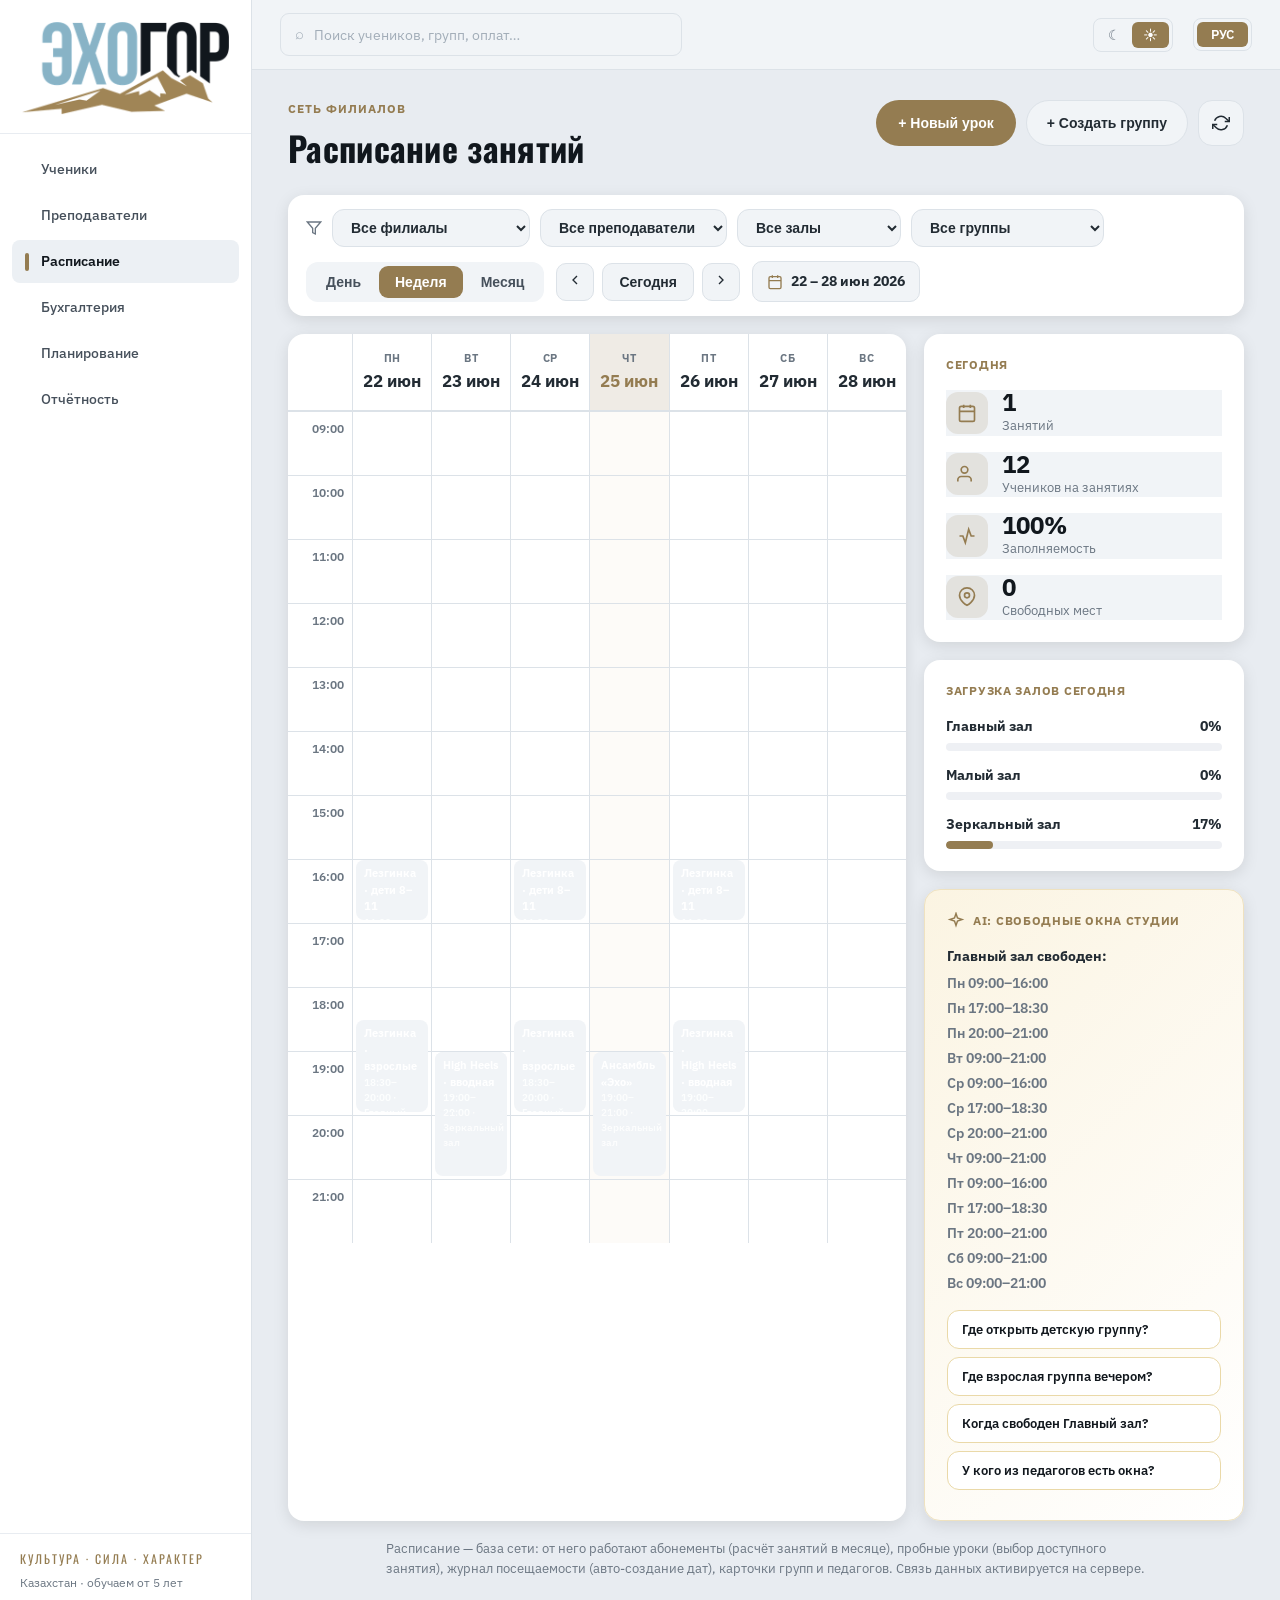
<file: pages/schedule-echo-gor.html>
<!DOCTYPE html>
<html lang="ru">
<head>
<meta charset="UTF-8">
<meta name="viewport" content="width=device-width, initial-scale=1.0">
<title>Расписание — Эхо Гор CRM</title>
<link rel="preconnect" href="https://fonts.googleapis.com"><link href="https://fonts.googleapis.com/css2?family=Oswald:wght@400;500;600;700&family=IBM+Plex+Sans:wght@400;500;600;700&family=Inter:wght@400;500;600;700;800&display=swap" rel="stylesheet">
<style>
  /* ===== ЭХО ГОР — система тем (день/ночь) ===== */
  :root, [data-theme="night"]{
    --bg:#12161A; --panel:#1A2027; --inset:#161B21; --control:#1E252D; --hover:#232D37;
    --nav-active:#222C36; --border-c:#2A333C; --border2:#232C35; --row-border:#1F272F;
    --chip:#232C35; --scrollbar:#2C353F;
    --text:#E9ECEF; --heading:#F2F4F6; --text2:#AEB6BE; --text-muted:#9AA4AE;
    --muted-c:#7E8893; --muted2:#6E7884; --faint:#5E6873;
    --gold-c:#BF9D5F; --gold-deep:#947C51; --blue-c:#8FB8CC; --blue-deep:#5E8194;
    --green-c:#7FB089; --red-c:#C45A5A; --on-gold:#1A2027;
    --ok-bg:rgba(127,176,137,.14); --gold-bg:rgba(191,157,95,.16);
    --red-bg2:rgba(196,90,90,.15); --blue-bg2:rgba(143,184,204,.15);
    --shadow:0 8px 28px rgba(0,0,0,.45); --r:16px;
  }
  [data-theme="day"]{
    --bg:#E8ECF1; --panel:#FFFFFF; --inset:#F1F4F7; --control:#F1F4F7; --hover:#EDF1F5;
    --nav-active:#ECF0F4; --border-c:#DCE2E8; --border2:#E8ECF1; --row-border:#EEF1F4;
    --chip:#EDF1F5; --scrollbar:#CCD4DD;
    --text:#222B33; --heading:#11171D; --text2:#46505B; --text-muted:#5C6772;
    --muted-c:#6B7682; --muted2:#8A95A1; --faint:#A2ADB8;
    --gold-c:#947C51; --gold-deep:#7E6840; --blue-c:#5E8194; --blue-deep:#3F5F73;
    --green-c:#4F8A63; --red-c:#B14545; --on-gold:#FFFFFF;
    --ok-bg:rgba(79,138,99,.13); --gold-bg:rgba(148,124,81,.15);
    --red-bg2:rgba(177,69,69,.12); --blue-bg2:rgba(94,129,148,.14);
    --shadow:0 4px 16px rgba(0,0,0,.1); --r:16px;
  }
  /* алиасы старых переменных файла -> тема */
  :root, [data-theme]{
    --card:var(--panel); --line:var(--border-c); --ink:var(--heading); --muted:var(--muted-c);
    --gold:var(--gold-c); --gold-soft:var(--gold-bg); --gold-ink:var(--gold-c);
    --green:var(--green-c); --green-soft:var(--ok-bg);
    --red:var(--red-c); --red-soft:var(--red-bg2);
    --blue:var(--blue-c); --blue-soft:var(--blue-bg2);
    --purple:var(--gold-c); --purple-soft:var(--gold-bg);
    --amber:var(--gold-c); --amber-soft:var(--gold-bg);
  }

  /* нейтрализованный старый :root — всё через тему */
  :root, [data-theme]{
    --card:var(--panel); --line:var(--border-c); --ink:var(--heading); --muted:var(--muted-c);
    --gold:var(--gold-c); --gold-soft:var(--gold-bg); --gold-ink:var(--gold-c);
    --green:var(--green-c); --green-soft:var(--ok-bg); --red:var(--red-c); --red-soft:var(--red-bg2);
    --blue:var(--blue-c); --blue-soft:var(--blue-bg2); --purple:var(--gold-c); --purple-soft:var(--gold-bg);
  }
  *{box-sizing:border-box;margin:0;padding:0}
  body{font-family:'Inter','Oswald',-apple-system,BlinkMacSystemFont,'Segoe UI',Roboto,sans-serif;
    background:var(--bg);color:var(--ink);line-height:1.5;-webkit-font-smoothing:antialiased;overflow-y:scroll}
  .app{display:flex;min-height:100vh}
  .brand{background:var(--ink);border-radius:var(--r);padding:20px 22px;margin-bottom:12px}
  .brand-logo{font-family:'Bebas Neue',sans-serif;font-size:34px;line-height:1;letter-spacing:.02em;display:flex;gap:4px}
  .brand-logo .b-echo{color:var(--blue)}
  .brand-logo .b-gor{color:#fff}
  .brand-sub{color:#9aa0a6;font-size:10px;font-weight:600;letter-spacing:.14em;text-transform:uppercase;margin-top:6px}
  h1,h2,.brand-logo{font-family:'Bebas Neue','Oswald',sans-serif;letter-spacing:.01em}

  .side{width:280px;flex-shrink:0;padding:24px 20px;display:flex;flex-direction:column;gap:8px}
  .side .intro{background:var(--card);border-radius:var(--r);padding:18px 20px;color:var(--muted);
    font-size:14px;box-shadow:var(--shadow);margin-bottom:8px}
  .nav a{display:flex;align-items:center;gap:12px;padding:13px 18px;border-radius:999px;
    color:var(--muted);text-decoration:none;font-weight:600;font-size:15px;transition:.15s;cursor:pointer}
  .nav a:hover{background:#EAECF1}
  .nav a.active{background:var(--gold-soft);color:var(--gold-ink)}
  .nav a svg{width:18px;height:18px;flex-shrink:0}
  .rbac{margin-top:auto;background:var(--green-soft);border-radius:var(--r);padding:18px 20px}
  .rbac .tag{color:var(--green);font-size:12px;font-weight:800;letter-spacing:.08em;text-transform:uppercase}
  .rbac b{display:block;margin:6px 0 4px;font-size:16px}
  .rbac p{color:var(--muted);font-size:13px}

  .main{flex:1;padding:36px 44px;max-width:1600px}
  .head{display:flex;justify-content:space-between;align-items:flex-start;flex-wrap:wrap;gap:16px;margin-bottom:22px}
  .eyebrow{font-size:12px;font-weight:800;letter-spacing:.08em;text-transform:uppercase;color:var(--gold-ink)}
  h1{font-size:34px;font-weight:800;letter-spacing:-.02em;margin-top:4px}
  .head-btns{display:flex;gap:10px;flex-wrap:wrap}
  .btn-gold{background:var(--gold);color:#fff;border:none;border-radius:999px;padding:13px 22px;
    font-weight:800;font-size:14px;cursor:pointer;display:inline-flex;align-items:center;gap:7px;transition:.15s;
    box-shadow:0 6px 16px rgba(201,162,75,.35)}
  .btn-gold:hover{filter:brightness(1.05)}
  .btn-gold.soft{background:var(--gold-soft);color:var(--gold-ink);box-shadow:none}
  .btn-gold.soft:hover{background:#F4E8C8}
  .btn-ghost{background:#fff;color:var(--ink);border:1px solid var(--line);border-radius:999px;padding:13px 20px;
    font-weight:700;font-size:14px;cursor:pointer;transition:.15s}
  .btn-ghost:hover{border-color:var(--gold);color:var(--gold-ink)}
  .icn-btn{width:46px;height:46px;border:1px solid var(--line);background:#fff;border-radius:14px;cursor:pointer;
    display:flex;align-items:center;justify-content:center;color:var(--muted)}
  .icn-btn:hover{border-color:var(--gold);color:var(--gold-ink)}

  /* toolbar */
  .toolbar{background:var(--card);border-radius:var(--r);box-shadow:var(--shadow);padding:14px 18px;
    display:flex;justify-content:space-between;align-items:center;flex-wrap:wrap;gap:14px;margin-bottom:18px}
  .filters{display:flex;gap:10px;align-items:center;flex-wrap:wrap}
  .filters .fic{color:var(--muted);display:flex;align-items:center}
  select{background:#F6F7F9;border:1px solid var(--line);border-radius:12px;padding:9px 14px;font-size:14px;
    color:var(--ink);font-weight:600;cursor:pointer;outline:none}
  select:focus{border-color:var(--gold)}
  .modes{display:flex;background:#F6F7F9;border-radius:12px;padding:4px;gap:2px}
  .modes button{border:none;background:none;padding:8px 16px;border-radius:9px;font-weight:700;font-size:14px;
    color:var(--muted);cursor:pointer}
  .modes button.active{background:var(--gold);color:#fff}
  .nav-week{display:flex;align-items:center;gap:8px}
  .nav-week button{width:38px;height:38px;border:1px solid var(--line);background:#fff;border-radius:10px;cursor:pointer;color:var(--muted)}
  .nav-week .today{width:auto;padding:0 16px;font-weight:700;font-size:14px}
  .date-pill{display:flex;align-items:center;gap:8px;background:#fff;border:1px solid var(--line);border-radius:10px;
    padding:9px 14px;font-weight:700;font-size:14px}

  .layout{display:grid;grid-template-columns:1fr 320px;gap:18px}
  @media(max-width:1100px){.layout{grid-template-columns:1fr}}

  /* form panel */
  .panel{background:var(--card);border-radius:var(--r);box-shadow:var(--shadow);padding:24px 26px;margin-bottom:18px;display:none}
  .panel.open{display:block;animation:rise .2s}
  @keyframes rise{from{transform:translateY(10px);opacity:0}to{transform:translateY(0);opacity:1}}
  .panel h3{font-size:18px;font-weight:800;margin-bottom:18px}
  .form-grid{display:grid;grid-template-columns:repeat(3,1fr);gap:16px}
  @media(max-width:760px){.form-grid{grid-template-columns:1fr}}
  .field{display:flex;flex-direction:column;gap:6px}
  .field.full{grid-column:1/-1}
  .field label{font-size:12px;font-weight:800;letter-spacing:.04em;text-transform:uppercase;color:var(--muted)}
  .field input,.field select,.field textarea{border:1px solid var(--line);border-radius:12px;padding:11px 14px;
    font-size:14px;outline:none;background:#F6F7F9;font-family:inherit}
  .field input:focus,.field select:focus,.field textarea:focus{border-color:var(--gold);background:#fff}
  .age-row{display:flex;gap:10px}
  .age-row input{width:100%}
  .days-pick{display:flex;gap:6px;flex-wrap:wrap}
  .day-chip{padding:8px 13px;border:1px solid var(--line);border-radius:10px;font-weight:700;font-size:13px;
    cursor:pointer;background:#F6F7F9;color:var(--muted);user-select:none}
  .day-chip.on{background:var(--gold);color:#fff;border-color:var(--gold)}
  .panel-foot{display:flex;gap:10px;margin-top:20px}
  .conflict{background:var(--red-soft);color:var(--red);border-radius:12px;padding:12px 16px;font-size:14px;
    font-weight:600;margin-top:16px;display:none}
  .conflict.show{display:block}

  /* calendar */
  .cal-wrap{background:var(--card);border-radius:var(--r);box-shadow:var(--shadow);overflow:hidden}
  .cal{display:grid;grid-template-columns:64px repeat(7,1fr)}
  .cal.day-mode{grid-template-columns:64px 1fr}
  .cal-head{padding:16px 8px;text-align:center;border-bottom:1px solid var(--line);border-left:1px solid var(--line)}
  .cal-head:first-child{border-left:none}
  .cal-head .dow{font-size:11px;font-weight:700;letter-spacing:.05em;text-transform:uppercase;color:var(--muted)}
  .cal-head .dnum{font-size:17px;font-weight:800;margin-top:2px}
  .cal-head.today{background:var(--gold-soft)}
  .cal-head.today .dnum{color:var(--gold-ink)}
  .cal-corner{border-bottom:1px solid var(--line)}
  .time-col{font-size:12px;color:var(--muted);font-weight:600;padding:8px;text-align:right;border-top:1px solid var(--line);height:64px}
  .slot{border-top:1px solid var(--line);border-left:1px solid var(--line);height:64px;position:relative;cursor:pointer;transition:.1s}
  .slot:hover{background:#FAFBFC}
  .slot.today-col{background:rgba(201,162,75,.04)}
  .lesson{position:absolute;left:3px;right:3px;border-radius:8px;padding:5px 8px;font-size:11px;font-weight:700;
    overflow:hidden;cursor:pointer;color:#fff;z-index:2}
  .lesson .t{font-size:10px;opacity:.85;font-weight:600}
  .lesson.c1{background:var(--gold)} .lesson.c2{background:var(--blue)}
  .lesson.c3{background:var(--green)} .lesson.c4{background:var(--purple)}
  .lesson.single{background:var(--red)}

  /* month view */
  .month{display:grid;grid-template-columns:repeat(7,1fr)}
  .month .mh{padding:12px;text-align:center;font-size:11px;font-weight:700;text-transform:uppercase;color:var(--muted);border-bottom:1px solid var(--line);border-left:1px solid var(--line)}
  .month .mh:first-child{border-left:none}
  .mcell{min-height:104px;border-top:1px solid var(--line);border-left:1px solid var(--line);padding:6px 8px}
  .mcell:nth-child(7n+1){border-left:none}
  .mcell .dn{font-size:13px;font-weight:700;color:var(--muted)}
  .mcell.today .dn{color:var(--gold-ink)}
  .mcell .ev{margin-top:4px;font-size:10px;font-weight:700;color:#fff;border-radius:6px;padding:2px 6px;overflow:hidden;white-space:nowrap;text-overflow:ellipsis}

  /* right dashboard */
  .rail{display:flex;flex-direction:column;gap:18px}
  .rcard{background:var(--card);border-radius:var(--r);box-shadow:var(--shadow);padding:22px}
  .rcard .rt{font-size:12px;font-weight:800;letter-spacing:.06em;text-transform:uppercase;color:var(--gold-ink);margin-bottom:16px}
  .stat{display:flex;align-items:center;gap:14px;margin-bottom:16px}
  .stat:last-child{margin-bottom:0}
  .stat .ic{width:42px;height:42px;border-radius:12px;background:var(--gold-soft);display:flex;align-items:center;justify-content:center;color:var(--gold-ink);flex-shrink:0}
  .stat .ic svg{width:20px;height:20px}
  .stat .v{font-size:24px;font-weight:800;line-height:1}
  .stat .k{font-size:13px;color:var(--muted);margin-top:2px}
  .hall{margin-bottom:14px}
  .hall:last-child{margin-bottom:0}
  .hall .hl{display:flex;justify-content:space-between;font-size:14px;font-weight:700;margin-bottom:6px}
  .hall .bar{height:8px;border-radius:4px;background:#EEF0F4;overflow:hidden}
  .hall .bar span{display:block;height:100%;border-radius:4px;background:var(--gold)}

  /* AI block */
  .ai{background:linear-gradient(135deg,#FBF4E2,#fff);border:1px solid #EFE2C0}
  .ai .rt{color:var(--gold-ink);display:flex;align-items:center;gap:8px}
  .ai .rt svg{width:18px;height:18px}
  .ai-free{font-size:14px;margin-bottom:14px}
  .ai-free .h{font-weight:800;margin-bottom:4px}
  .ai-free .row{color:var(--muted);font-weight:600;padding:2px 0}
  .ai-q{width:100%;border:1px solid #EAD9A8;border-radius:12px;padding:10px 14px;font-size:13px;background:#fff;
    text-align:left;cursor:pointer;margin-bottom:8px;font-weight:600;color:var(--ink);font-family:inherit}
  .ai-q:hover{border-color:var(--gold);color:var(--gold-ink)}
  .ai-ans{background:#fff;border-radius:12px;padding:14px;font-size:14px;margin-top:6px;display:none;border:1px solid var(--line)}
  .ai-ans.show{display:block}

  /* modal */
  .overlay{position:fixed;inset:0;background:rgba(20,24,33,.55);display:none;z-index:50;backdrop-filter:blur(3px);padding:40px 20px;overflow-y:auto}
  .overlay.open{display:flex;align-items:flex-start;justify-content:center}
  .sheet{background:var(--bg);width:100%;max-width:620px;border-radius:24px;overflow:hidden;box-shadow:0 30px 80px rgba(0,0,0,.4);animation:rise .25s}
  .sheet-head{background:var(--card);padding:26px 30px;display:flex;justify-content:space-between;align-items:center}
  .sheet-head h2{font-size:22px;font-weight:800}
  .close{width:38px;height:38px;border:none;background:#EEF0F4;border-radius:11px;font-size:19px;cursor:pointer;color:var(--muted)}
  .sheet-body{padding:24px 30px 30px}

  .lesson-detail .dl{display:flex;justify-content:space-between;padding:11px 0;border-top:1px solid var(--line);font-size:15px}
  .lesson-detail .dl:first-child{border:none}
  .lesson-detail .dl .lbl{color:var(--muted)}
  .badge{display:inline-block;padding:4px 11px;border-radius:999px;font-size:12px;font-weight:800}
  .b-gold{color:var(--gold-ink);background:var(--gold-soft)}

  .toasts{position:fixed;bottom:24px;right:24px;display:flex;flex-direction:column;gap:10px;z-index:90}
  .toast{background:var(--ink);color:#fff;padding:14px 20px;border-radius:14px;font-weight:600;font-size:14px;box-shadow:0 10px 30px rgba(0,0,0,.3);display:flex;align-items:center;gap:10px;animation:rise .2s;max-width:360px}
  .toast .dot{width:8px;height:8px;border-radius:50%;background:var(--gold);flex-shrink:0}
  .toast.err .dot{background:var(--red)}

  @media(max-width:900px){.side{display:none}.main{padding:20px 16px}h1{font-size:26px}
    .cal,.cal.day-mode{overflow-x:auto}}

  /* ===== ОБОЛОЧКА ДИЗАЙНА ===== */
  body{font-family:'IBM Plex Sans','Inter',sans-serif !important;background:var(--bg);color:var(--text);transition:background .3s,color .3s}
  h1,h2,h3,.brand-logo{font-family:'Oswald',sans-serif !important;color:var(--heading) !important;letter-spacing:.3px !important}
  .app{display:flex;min-height:100vh}
  .side{width:252px !important;flex-shrink:0;padding:0 !important;background:var(--panel);border-right:1px solid var(--border-c);display:flex;flex-direction:column;gap:0 !important}
  .eg-logo-box{padding:22px 22px 18px;border-bottom:1px solid var(--border2)}
  .eg-logo-box img{width:100%;display:block}
  .nav{flex:1;padding:14px 12px;display:flex;flex-direction:column;gap:3px}
  .nav a{display:flex;align-items:center;gap:12px;padding:11px 13px !important;border-radius:8px !important;color:var(--text2) !important;text-decoration:none;font-weight:500 !important;font-size:14px !important;transition:background .15s}
  .nav a .navbar{width:4px;height:18px;border-radius:3px;background:transparent;flex:none}
  .nav a:hover{background:var(--hover) !important}
  .nav a.active{background:var(--nav-active) !important;color:var(--heading) !important;font-weight:600 !important}
  .nav a.active .navbar{background:var(--gold-c)}
  .nav a svg{width:18px;height:18px;flex-shrink:0;opacity:.85}
  .eg-values{padding:16px 20px;border-top:1px solid var(--border2)}
  .eg-values .vl{font-family:'Oswald',sans-serif;font-size:12px;letter-spacing:2px;color:var(--gold-c);text-transform:uppercase;margin-bottom:6px}
  .eg-values .sub{font-size:12px;color:var(--muted2);line-height:1.5}
  .rbac,.brand,.intro{display:none !important}
  .main{flex:1;padding:0 !important;max-width:none !important;display:flex;flex-direction:column;background:var(--bg)}
  .eg-topbar{height:70px;flex:none;background:var(--inset);border-bottom:1px solid var(--border-c);display:flex;align-items:center;gap:20px;padding:0 28px}
  .eg-search{flex:1;max-width:420px;display:flex;align-items:center;gap:10px;background:var(--control);border:1px solid var(--border-c);border-radius:9px;padding:9px 14px}
  .eg-search span{color:var(--faint);font-size:15px}
  .eg-search input{flex:1;background:transparent;border:none;outline:none;color:var(--text);font-family:inherit;font-size:14px}
  .eg-spacer{flex:1}
  .eg-toggle{display:flex;align-items:center;background:var(--control);border:1px solid var(--border-c);border-radius:8px;padding:3px}
  .eg-toggle div{padding:6px 11px;border-radius:6px;font-size:14px;cursor:pointer;line-height:1;color:var(--muted-c)}
  .eg-toggle div.on{background:var(--gold-c);color:var(--on-gold)}
  .eg-toggle.lang div{padding:6px 14px;font-size:13px;font-weight:600}
  .eg-content{flex:1;width:100%;min-width:0;padding:30px 36px;overflow-x:hidden;box-sizing:border-box}
  .eg-content>*{max-width:1280px;margin-left:auto;margin-right:auto}
  /* перекраска компонентов под тему */
  .card,.panel,.box,.tcard,.modal,.sheet,.drawer{background:var(--panel) !important;border-color:var(--border-c) !important;color:var(--text)}
  select,input,textarea,.colcfg-btn,.btn-ghost{background:var(--control) !important;color:var(--text) !important;border-color:var(--border-c) !important}
  select.month,select.period{background:var(--gold-bg) !important;border-color:var(--gold-c) !important;color:var(--gold-c) !important}
  table thead th{background:var(--inset) !important;color:var(--muted-c) !important;border-bottom-color:var(--border-c) !important}
  table td{border-color:var(--row-border) !important;color:var(--text)}
  table tr:hover td{background:var(--hover) !important}
  .lead{color:var(--muted-c) !important}
  ::-webkit-scrollbar{width:10px;height:10px}::-webkit-scrollbar-thumb{background:var(--scrollbar);border-radius:5px}
  /* ===== КОНТРАСТ И ИКОНКИ ===== */
  .app .tile .val,.app .kpi .v,.app .v,.app .stat-v,.app .num,.app .big{color:var(--heading) !important}
  .kpi .k,.k,.tile .lbl,.tile .sub,.app .sub{color:var(--muted-c) !important}
  b,strong{color:var(--heading)}
  .sal-hero,.hero,.month-hero,#tomBanner,.tom-banner{background:var(--gold-bg) !important;border-color:var(--gold-c) !important;color:var(--text) !important}
  .sal-hero .nm,.hero .nm,#tomBanner .nm,.tom-banner .nm,.info .nm{color:var(--heading) !important}
  #tomBanner .elbl,.tom-banner .elbl,.elbl{color:var(--gold-c) !important}
  #tomBanner .crown,.tom-banner .crown,.crown{background:var(--gold-c) !important;color:var(--on-gold) !important}
  .btn-gold,.btn-primary,button.primary,.add-btn,.btn-add{background:var(--gold-c) !important;color:var(--on-gold) !important;border-color:var(--gold-c) !important}
  .ava,.avatar,.tcard-ava,.teacher-ava{background:var(--chip) !important;color:var(--text-muted) !important}
  .badge,.chip,.tag,.pill{border-color:var(--border-c)}
  [data-theme="night"] select.month,[data-theme="night"] select.period{color:var(--gold-c) !important}
  /* ===== ФИНАЛЬНАЯ ДОЗАЧИСТКА КОНТРАСТА (все вкладки) ===== */
  /* любые заголовки внутри карточек/модалок — читаемы */
  .card h1,.card h2,.card h3,.card h4,.panel h3,.box h3,.sheet h2,.sheet h3,.modal h2,.modal h3,
  .drawer h2,.drawer h3,h2,h3,h4{color:var(--heading) !important}
  /* модалки целиком под тему: оверлей, тело, шапка */
  .overlay,.modal-overlay,.backdrop{background:rgba(8,11,15,.62) !important}
  .sheet,.modal,.modal-box,.drawer,.dialog,.popup,.sheet-body,.modal-body{background:var(--panel) !important;color:var(--text) !important}
  .sheet-head,.modal-head,.drawer-head,.dialog-head{background:var(--inset) !important;border-bottom:1px solid var(--border-c) !important}
  .sheet-head h2,.modal-head h2,.drawer-head h2{color:var(--heading) !important}
  .close,.modal-close,.sheet-close{background:var(--control) !important;color:var(--text-muted) !important}
  /* карточки счетов и любые светлые подложки */
  .acc,.account-card,.subcard,.inner-card,.tile,.kpi,.stat,.mini,.cell-card,.list-card,.lesson,.event{background:var(--inset) !important;border-color:var(--border-c) !important}
  .acc .nm,.acc .bal,.account-card .nm,.account-card .bal{color:var(--heading) !important}
  /* поля ввода и метки в модалках */
  .field label,.form label,label{color:var(--muted-c) !important}
  .field input,.field select,.field textarea,.form input,.form select,.form textarea,input,select,textarea{background:var(--control) !important;color:var(--text) !important;border-color:var(--border-c) !important}
  input::placeholder,textarea::placeholder{color:var(--faint) !important}
  /* hero/баннер/summary светлые подложки -> золотая тема */
  .sal-hero,.hero,.month-hero,#tomBanner,.tom-banner,.ai-box,.summary-box,.notice,.banner,.fine-summary,.sum-box{background:var(--gold-bg) !important;border-color:var(--gold-c) !important}
  .sal-hero *,.hero *,.ai-box *,.summary-box *,.banner *,.fine-summary *{color:var(--text)}
  .sal-hero b,.hero b,.ai-box b,.summary-box b,.banner b,.fine-summary b,
  .sal-hero .nm,.hero .nm,.ai-box .nm,.fine-summary .big,.sum-box .big{color:var(--heading) !important}
  .ai-box .ttl,.summary-box .ttl{color:var(--heading) !important}
  /* крупные суммы/числа на любой подложке */
  .big,.amount,.sum-val,.total,.fine-amount,.v,.val,.num{color:var(--heading) !important}
  /* строки списков под тему */
  .row,.drow,.item-row,.list-row,.lrow{border-color:var(--row-border) !important;color:var(--text)}
  .row:hover,.drow:hover,.list-row:hover{background:var(--hover) !important}
  /* любой захардкоженный белый фон внутри контента */
  .eg-content [style*="background:#fff"],.eg-content [style*="background:#FFF"]{background:var(--panel) !important}
  /* ===== КОНТРОЛЫ ПОД ТЕМУ (кнопки/селекты/таблетки/поля) ===== */
  .btn-ghost,.icn-btn,.nav-week button,.date-pill,.modes,.seg,.vtab,
  .mode-btn,.view-mode,.tab,.pill-btn,.colcfg-btn,.btn-customize,.btn-sm,
  select,.fsel,.search,.search-box,.f input,.f select,
  .field input,.field select,.field textarea,
  input[type=text],input[type=search],input[type=number],input[type=date],textarea{
    background:var(--control) !important;color:var(--text) !important;border-color:var(--border-c) !important;
  }
  .modes,.seg-wrap,.tabs,.vtabs{background:var(--inset) !important}
  /* активные таблетки/режимы — золотой акцент */
  .modes .active,.mode-btn.active,.view-mode.active,.seg.active,.vtab.active,.tab.active,
  .modes button.on,.seg.on{background:var(--gold-c) !important;color:var(--on-gold) !important;border-color:var(--gold-c) !important}
  /* неактивные таблетки в группе */
  .modes button,.seg,.vtab,.tab{color:var(--text2) !important;background:transparent !important}
  .modes button.active,.vtab.active,.seg.active,.tab.active{background:var(--gold-c) !important;color:var(--on-gold) !important}
  /* поля поиска с иконкой */
  .search,.search-box,.ops-search,.eg-search{background:var(--control) !important;border-color:var(--border-c) !important}
  .search input,.search-box input,.ops-search input{background:transparent !important;color:var(--text) !important}
  input::placeholder,textarea::placeholder{color:var(--faint) !important}
  /* «Сбросить» и вторичные белые кнопки */
  .btn-sm,.reset-btn,.btn-reset{background:var(--control) !important;color:var(--text) !important;border-color:var(--border-c) !important}
  /* заголовки внутри карточек/секций */
  .card h3,.panel h3,.box h3,.sec-title,.block-title,.list-title{color:var(--heading) !important}
  /* итоговая строка (Найдено/Доходы/Расходы/Сальдо) */
  .ops-summary,.summary-row,.totals{color:var(--text-muted) !important}
  .ops-summary b,.summary-row b{color:var(--heading) !important}
  .ops-summary .in{color:var(--green-c) !important}.ops-summary .out{color:var(--red-c) !important}
  /* select со стрелками (нативные) — тёмный фон в тёмной теме */
  [data-theme="night"] select{background-color:#1E252D !important;color:#E9ECEF !important}
</style>
</head>
<body data-theme="day">
<div class="app">
    <aside class="side">
    <div class="eg-logo-box"><img id="egLogo" src="../logo-day.png" alt="Эхо Гор"></div>
    <nav class="nav">
      <a href="../index.html"><span class="navbar"></span>Ученики</a>
      <a href="teachers-echo-gor.html"><span class="navbar"></span>Преподаватели</a>
      <a href="schedule-echo-gor.html" class="active"><span class="navbar"></span>Расписание</a>
      <a href="accounting-echo-gor.html"><span class="navbar"></span>Бухгалтерия</a>
      <a href="planning-echo-gor.html"><span class="navbar"></span>Планирование</a>
      <a href="reports-echo-gor.html"><span class="navbar"></span>Отчётность</a>
    </nav>
    <div class="eg-values">
      <div class="vl">Культура · Сила · Характер</div>
      <div class="sub">Казахстан · обучаем от 5 лет</div>
    </div>
  </aside>
  <main class="main">
    <div class="eg-topbar">
      <div class="eg-search"><span>⌕</span><input placeholder="Поиск учеников, групп, оплат…"></div>
      <div class="eg-spacer"></div>
      <div class="eg-toggle" id="themeToggle"><div onclick="egTheme('night')" title="Ночь">☾</div><div class="on" onclick="egTheme('day')" title="День">☀</div></div>
      <div class="eg-toggle lang" id="langToggle"><div class="on">РУС</div></div>
      </div>
    <div class="eg-content">

    <div class="head">
      <div>
        <div class="eyebrow">Сеть филиалов</div>
        <h1>Расписание занятий</h1>
      </div>
      <div class="head-btns">
        <button class="btn-gold soft" onclick="openPanel('lesson')">+ Новый урок</button>
        <button class="btn-ghost" onclick="openPanel('group')">+ Создать группу</button>
        <button class="icn-btn" onclick="render();toast('Расписание обновлено')" title="Обновить"><svg fill="none" stroke="currentColor" stroke-width="2" viewBox="0 0 24 24" width="18" height="18"><path d="M23 4v6h-6M1 20v-6h6"/><path d="M3.5 9a9 9 0 0 1 14.8-3.4L23 10M1 14l4.7 4.4A9 9 0 0 0 20.5 15"/></svg></button>
      </div>
    </div>

    <!-- toolbar -->
    <div class="toolbar">
      <div class="filters">
        <span class="fic"><svg fill="none" stroke="currentColor" stroke-width="2" viewBox="0 0 24 24" width="16" height="16"><path d="M22 3H2l8 9.5V19l4 2v-8.5z"/></svg></span>
        <select id="fBranch" onchange="render()"><option value="">Все филиалы</option><option>Эхо Гор Чокина 109/1</option><option>Сатпаева 210/1</option></select>
        <select id="fTeacher" onchange="render()"><option value="">Все преподаватели</option><option>Аслан Плиев</option><option>Хамит Муратович</option></select>
        <select id="fHall" onchange="render()"><option value="">Все залы</option><option>Главный зал</option><option>Малый зал</option><option>Зеркальный зал</option></select>
        <select id="fGroup" onchange="render()"><option value="">Все группы</option></select>
      </div>
      <div style="display:flex;gap:12px;align-items:center;flex-wrap:wrap">
        <div class="modes">
          <button id="mDay" onclick="setMode('day')">День</button>
          <button id="mWeek" class="active" onclick="setMode('week')">Неделя</button>
          <button id="mMonth" onclick="setMode('month')">Месяц</button>
        </div>
        <div class="nav-week">
          <button onclick="shift(-1)"><svg fill="none" stroke="currentColor" stroke-width="2" viewBox="0 0 24 24" width="16" height="16"><path d="M15 18l-6-6 6-6"/></svg></button>
          <button class="today" onclick="goToday()">Сегодня</button>
          <button onclick="shift(1)"><svg fill="none" stroke="currentColor" stroke-width="2" viewBox="0 0 24 24" width="16" height="16"><path d="M9 18l6-6-6-6"/></svg></button>
        </div>
        <div class="date-pill"><svg fill="none" stroke="var(--gold-ink)" stroke-width="2" viewBox="0 0 24 24" width="16" height="16"><rect x="3" y="4" width="18" height="18" rx="2"/><path d="M16 2v4M8 2v4M3 10h18"/></svg><span id="rangeLabel">22 – 28 июн 2026</span></div>
      </div>
    </div>

    <!-- create group panel -->
    <div class="panel" id="panel-group">
      <h3>Создать группу</h3>
      <div class="form-grid">
        <div class="field"><label>Название *</label><input id="gName" placeholder="Название группы"></div>
        <div class="field"><label>Филиал *</label><select id="gBranch"><option>Эхо Гор Чокина 109/1</option><option>Сатпаева 210/1</option></select></div>
        <div class="field"><label>Преподаватель *</label><select id="gTeacher"><option>Аслан Плиев</option><option>Хамит Муратович</option></select></div>
        <div class="field"><label>Зал *</label><select id="gHall"><option>Главный зал</option><option>Малый зал</option><option>Зеркальный зал</option></select></div>
        <div class="field"><label>Возраст от–до</label><div class="age-row"><input id="gAgeFrom" type="number" placeholder="5"><input id="gAgeTo" type="number" placeholder="12"></div></div>
        <div class="field"><label>Уровень</label><select id="gLevel"><option>Начинающие</option><option>Продолжающие</option><option>Ансамбль</option></select></div>
        <div class="field"><label>Дни занятий *</label><div class="days-pick" id="gDays"></div></div>
        <div class="field"><label>Время *</label><input id="gTime" placeholder="18:30–20:00"></div>
      </div>
      <div class="conflict" id="gConflict"></div>
      <div class="panel-foot">
        <button class="btn-gold" onclick="createGroup()">Создать</button>
        <button class="btn-ghost" onclick="closePanel('group')">Отмена</button>
      </div>
    </div>

    <!-- new lesson panel -->
    <div class="panel" id="panel-lesson">
      <h3>Новый урок <span style="font-weight:600;color:var(--muted);font-size:14px">— разовое занятие, замена или дополнительный урок</span></h3>
      <div class="form-grid">
        <div class="field"><label>Филиал *</label><select id="lBranch"><option>Эхо Гор Чокина 109/1</option><option>Сатпаева 210/1</option></select></div>
        <div class="field"><label>Группа</label><select id="lGroup"><option value="">— разовое (без группы)</option></select></div>
        <div class="field"><label>Педагог *</label><select id="lTeacher"><option>Аслан Плиев</option><option>Хамит Муратович</option></select></div>
        <div class="field"><label>Зал *</label><select id="lHall"><option>Главный зал</option><option>Малый зал</option><option>Зеркальный зал</option></select></div>
        <div class="field"><label>Дата *</label><input id="lDate" type="date"></div>
        <div class="field"><label>Время *</label><input id="lTime" placeholder="19:00–20:00"></div>
        <div class="field full"><label>Комментарий</label><input id="lNote" placeholder="Например: замена, мастер-класс"></div>
      </div>
      <div class="conflict" id="lConflict"></div>
      <div class="panel-foot">
        <button class="btn-gold" onclick="createLesson()">Создать урок</button>
        <button class="btn-ghost" onclick="closePanel('lesson')">Отмена</button>
      </div>
    </div>

    <div class="layout">
      <div class="cal-wrap" id="calWrap"></div>
      <div class="rail">
        <div class="rcard">
          <div class="rt">Сегодня</div>
          <div class="stat"><div class="ic"><svg fill="none" stroke="currentColor" stroke-width="2" viewBox="0 0 24 24"><rect x="3" y="4" width="18" height="18" rx="2"/><path d="M16 2v4M8 2v4M3 10h18"/></svg></div><div><div class="v" id="sLessons">0</div><div class="k">Занятий</div></div></div>
          <div class="stat"><div class="ic"><svg fill="none" stroke="currentColor" stroke-width="2" viewBox="0 0 24 24"><path d="M17 21v-2a4 4 0 0 0-4-4H5a4 4 0 0 0-4 4v2M9 11a4 4 0 1 0 0-8 4 4 0 0 0 0 8z"/></svg></div><div><div class="v" id="sStudents">0</div><div class="k">Учеников на занятиях</div></div></div>
          <div class="stat"><div class="ic"><svg fill="none" stroke="currentColor" stroke-width="2" viewBox="0 0 24 24"><path d="M3 12h4l3 8 4-16 3 8h4"/></svg></div><div><div class="v" id="sFill">0%</div><div class="k">Заполняемость</div></div></div>
          <div class="stat"><div class="ic"><svg fill="none" stroke="currentColor" stroke-width="2" viewBox="0 0 24 24"><path d="M21 10c0 7-9 12-9 12s-9-5-9-12a9 9 0 0 1 18 0z"/><circle cx="12" cy="10" r="3"/></svg></div><div><div class="v" id="sFree">0</div><div class="k">Свободных мест</div></div></div>
        </div>
        <div class="rcard">
          <div class="rt">Загрузка залов сегодня</div>
          <div id="hallsLoad"></div>
        </div>
        <div class="rcard ai">
          <div class="rt"><svg fill="none" stroke="currentColor" stroke-width="2" viewBox="0 0 24 24"><path d="M12 2l2 6 6 2-6 2-2 6-2-6-6-2 6-2z"/></svg>AI: свободные окна студии</div>
          <div class="ai-free" id="aiFree"></div>
          <button class="ai-q" onclick="aiAnswer('child')">Где открыть детскую группу?</button>
          <button class="ai-q" onclick="aiAnswer('evening')">Где взрослая группа вечером?</button>
          <button class="ai-q" onclick="aiAnswer('hall')">Когда свободен Главный зал?</button>
          <button class="ai-q" onclick="aiAnswer('teacher')">У кого из педагогов есть окна?</button>
          <div class="ai-ans" id="aiAns"></div>
        </div>
      </div>
    </div>

    <p style="color:var(--muted);font-size:13px;margin-top:18px;max-width:760px">Расписание — база сети: от него работают абонементы (расчёт занятий в месяце), пробные уроки (выбор доступного занятия), журнал посещаемости (авто-создание дат), карточки групп и педагогов. Связь данных активируется на сервере.</p>
  </div></main>
</div>

<!-- lesson detail modal -->
<div class="overlay" id="overlay" onclick="if(event.target===this)closeModal()">
  <div class="sheet">
    <div class="sheet-head"><h2 id="mTitle">Занятие</h2><button class="close" onclick="closeModal()">×</button></div>
    <div class="sheet-body" id="mBody"></div>
  </div>
</div>

<div class="toasts" id="toasts"></div>

<script>
/* ===== CONFIG ===== */
const DOW=['Пн','Вт','Ср','Чт','Пт','Сб','Вс'];
const MONTHS_RU=['янв','фев','мар','апр','май','июн','июл','авг','сен','окт','ноя','дек'];
const HALLS=['Главный зал','Малый зал','Зеркальный зал'];
const HOURS=[];for(let h=9;h<=21;h++)HOURS.push(h);

/* ===== STATE ===== */
let mode='week';
let anchor=new Date(2026,5,25); // 25 июня 2026 (как на скриншоте)
const TODAY=new Date(2026,5,25);

/* ===== DATA: группы (повторяющиеся занятия) ===== */
let GROUPS=[
  {id:1,name:'Лезгинка · дети 8–11',branch:'Эхо Гор Чокина 109/1',teacher:'Аслан Плиев',hall:'Главный зал',level:'Начинающие',ageFrom:8,ageTo:11,days:[0,2,4],start:'16:00',end:'17:00',cap:12,students:5,color:'c1'},
  {id:2,name:'Лезгинка · взрослые',branch:'Эхо Гор Чокина 109/1',teacher:'Аслан Плиев',hall:'Главный зал',level:'Продолжающие',ageFrom:16,ageTo:40,days:[0,2,4],start:'18:30',end:'20:00',cap:16,students:14,color:'c1'},
  {id:3,name:'Ансамбль «Эхо»',branch:'Эхо Гор Чокина 109/1',teacher:'Аслан Плиев',hall:'Зеркальный зал',level:'Ансамбль',ageFrom:14,ageTo:30,days:[1,3],start:'19:00',end:'21:00',cap:12,students:12,color:'c3'},
  {id:4,name:'High Heels · вводная',branch:'Сатпаева 210/1',teacher:'Хамит Муратович',hall:'Малый зал',level:'Начинающие',ageFrom:16,ageTo:35,days:[1,4],start:'19:00',end:'20:00',cap:12,students:1,color:'c2'},
];
/* разовые уроки: ключ — дата YYYY-MM-DD */
let LESSONS=[];
let nextGroupId=5, nextLessonId=1;

/* ===== HELPERS ===== */
const $=id=>document.getElementById(id);
const pad=n=>String(n).padStart(2,'0');
const ymd=d=>`${d.getFullYear()}-${pad(d.getMonth()+1)}-${pad(d.getDate())}`;
const addDays=(d,n)=>{const x=new Date(d);x.setDate(x.getDate()+n);return x;};
const startOfWeek=d=>{const x=new Date(d);const wd=(x.getDay()+6)%7;return addDays(x,-wd);};
const toMin=t=>{const[h,m]=t.split(':').map(Number);return h*60+m;};
const sameDay=(a,b)=>a.getFullYear()===b.getFullYear()&&a.getMonth()===b.getMonth()&&a.getDate()===b.getDate();
function filt(){return{br:$('fBranch').value,te:$('fTeacher').value,ha:$('fHall').value,gr:$('fGroup').value};}
function passFilter(o){const f=filt();return(!f.br||o.branch===f.br)&&(!f.te||o.teacher===f.te)&&(!f.ha||o.hall===f.ha)&&(!f.gr||String(o.id)===f.gr||o.name===f.gr);}

/* занятия на конкретную дату (из групп по дню недели + разовые) */
function lessonsOn(date){
  const wd=(date.getDay()+6)%7;
  const out=[];
  GROUPS.forEach(g=>{if(g.days.includes(wd)&&passFilter(g))out.push({...g,kind:'group',date:ymd(date)});});
  LESSONS.forEach(l=>{if(l.date===ymd(date)&&passFilter(l))out.push({...l,kind:'single'});});
  return out;
}

/* ===== RENDER ===== */
function setMode(m){mode=m;['Day','Week','Month'].forEach(x=>$('m'+x).classList.toggle('active',x.toLowerCase()===m));render();}
function shift(dir){const step=mode==='day'?1:mode==='month'?30:7;anchor=addDays(anchor,dir*step);render();}
function goToday(){anchor=new Date(TODAY);render();}

function fmtRange(){
  if(mode==='day')return `${anchor.getDate()} ${MONTHS_RU[anchor.getMonth()]} ${anchor.getFullYear()}`;
  if(mode==='month')return `${MONTHS_RU[anchor.getMonth()]} ${anchor.getFullYear()}`;
  const s=startOfWeek(anchor),e=addDays(s,6);
  return `${s.getDate()} – ${e.getDate()} ${MONTHS_RU[e.getMonth()]} ${e.getFullYear()}`;
}

function render(){
  syncGroupSelects();
  $('rangeLabel').textContent=fmtRange();
  if(mode==='month')renderMonth();else renderWeekDay();
  renderRail();
  renderAIFree();
}

function renderWeekDay(){
  const days=mode==='day'?[new Date(anchor)]:Array.from({length:7},(_,i)=>addDays(startOfWeek(anchor),i));
  let h=`<div class="cal ${mode==='day'?'day-mode':''}">`;
  h+=`<div class="cal-corner"></div>`;
  days.forEach(d=>{const t=sameDay(d,TODAY);h+=`<div class="cal-head ${t?'today':''}"><div class="dow">${DOW[(d.getDay()+6)%7]}</div><div class="dnum">${d.getDate()} ${MONTHS_RU[d.getMonth()]}</div></div>`;});
  HOURS.forEach(hr=>{
    h+=`<div class="time-col">${pad(hr)}:00</div>`;
    days.forEach(d=>{
      const t=sameDay(d,TODAY);
      const dayLessons=lessonsOn(d).filter(l=>toMin(l.start)>=hr*60&&toMin(l.start)<(hr+1)*60);
      let inner='';
      dayLessons.forEach(l=>{
        const top=(toMin(l.start)-hr*60)/60*64;
        const height=Math.max(28,(toMin(l.end)-toMin(l.start))/60*64-4);
        const cls=l.kind==='single'?'single':l.color;
        inner+=`<div class="lesson ${cls}" style="top:${top}px;height:${height}px" onclick="event.stopPropagation();showLesson('${l.kind}',${l.id},'${l.date}')">${l.name}<div class="t">${l.start}–${l.end} · ${l.hall}</div></div>`;
      });
      h+=`<div class="slot ${t?'today-col':''}" onclick="quickAdd('${ymd(d)}',${hr})">${inner}</div>`;
    });
  });
  h+=`</div>`;
  $('calWrap').innerHTML=h;
}

function renderMonth(){
  const first=new Date(anchor.getFullYear(),anchor.getMonth(),1);
  const start=startOfWeek(first);
  let h=`<div class="month">`;
  DOW.forEach(d=>h+=`<div class="mh">${d}</div>`);
  for(let i=0;i<42;i++){
    const d=addDays(start,i);
    const inMonth=d.getMonth()===anchor.getMonth();
    const t=sameDay(d,TODAY);
    const evs=lessonsOn(d);
    let ev='';
    evs.slice(0,3).forEach(l=>{const cls=l.kind==='single'?'single':l.color;ev+=`<div class="ev lesson ${cls}" style="position:static" onclick="event.stopPropagation();showLesson('${l.kind}',${l.id},'${ymd(d)}')">${l.start} ${l.name}</div>`;});
    if(evs.length>3)ev+=`<div style="font-size:10px;color:var(--muted);margin-top:3px">+${evs.length-3} ещё</div>`;
    h+=`<div class="mcell ${t?'today':''}" style="${inMonth?'':'opacity:.4'}"><div class="dn">${d.getDate()}</div>${ev}</div>`;
  }
  h+=`</div>`;
  $('calWrap').innerHTML=h;
}

function renderRail(){
  const today=lessonsOn(TODAY);
  const students=today.reduce((s,l)=>s+(l.students||0),0);
  const cap=today.reduce((s,l)=>s+(l.cap||0),0);
  $('sLessons').textContent=today.length;
  $('sStudents').textContent=students;
  $('sFill').textContent=cap?Math.round(students/cap*100)+'%':'0%';
  $('sFree').textContent=Math.max(0,cap-students);
  // halls load
  let hh='';
  HALLS.forEach(hall=>{
    const inHall=today.filter(l=>l.hall===hall);
    const busyMin=inHall.reduce((s,l)=>s+(toMin(l.end)-toMin(l.start)),0);
    const dayMin=12*60; // 09-21
    const pct=Math.round(busyMin/dayMin*100);
    hh+=`<div class="hall"><div class="hl"><span>${hall}</span><span>${pct}%</span></div><div class="bar"><span style="width:${pct}%"></span></div></div>`;
  });
  $('hallsLoad').innerHTML=hh;
}

/* ===== AI free windows ===== */
function freeWindowsFor(hall){
  // по дням недели смотрим занятость зала за неделю
  const res={};
  for(let wd=0;wd<7;wd++){
    const busy=[];
    GROUPS.forEach(g=>{if(g.hall===hall&&g.days.includes(wd))busy.push([toMin(g.start),toMin(g.end)]);});
    busy.sort((a,b)=>a[0]-b[0]);
    let cur=9*60;const free=[];
    busy.forEach(b=>{if(b[0]-cur>=60)free.push([cur,b[0]]);cur=Math.max(cur,b[1]);});
    if(21*60-cur>=60)free.push([cur,21*60]);
    if(free.length)res[wd]=free;
  }
  return res;
}
const fmtMin=m=>`${pad(Math.floor(m/60))}:${pad(m%60)}`;
function renderAIFree(){
  const hall='Главный зал';
  const fw=freeWindowsFor(hall);
  let h=`<div class="h">${hall} свободен:</div>`;
  const order=[0,2,5];// Пн,Ср,Сб для примера
  let any=false;
  Object.keys(fw).forEach(wd=>{fw[wd].forEach(f=>{h+=`<div class="row">${DOW[wd]} ${fmtMin(f[0])}–${fmtMin(f[1])}</div>`;any=true;});});
  if(!any)h+=`<div class="row">Зал занят всю неделю</div>`;
  $('aiFree').innerHTML=h;
}
function aiAnswer(q){
  let txt='';
  if(q==='child'){
    const fwMain=freeWindowsFor('Главный зал');
    const morning=[];Object.keys(fwMain).forEach(wd=>fwMain[wd].forEach(f=>{if(f[0]<15*60)morning.push(`${DOW[wd]} ${fmtMin(f[0])}–${fmtMin(Math.min(f[1],15*60))}`);}));
    txt=`Для детской группы лучше дневные окна (до 15:00). Главный зал свободен: ${morning.slice(0,4).join(', ')||'нет окон'}. Рекомендую филиал Чокина 109/1 — там уже есть детский поток.`;
  } else if(q==='evening'){
    txt='Взрослую группу вечером (после 18:00) удобно ставить в Малый зал (Сатпаева 210/1) — он почти свободен по вечерам, кроме Пн и Чт 19:00–20:00. На Чокина вечер Главного зала занят лезгинкой.';
  } else if(q==='hall'){
    const fw=freeWindowsFor('Главный зал');let rows=[];Object.keys(fw).forEach(wd=>fw[wd].forEach(f=>rows.push(`${DOW[wd]} ${fmtMin(f[0])}–${fmtMin(f[1])}`)));
    txt='Главный зал свободен: '+(rows.join(', ')||'занят всю неделю')+'.';
  } else {
    txt='Аслан Плиев занят Пн/Ср/Пт вечером и Вт/Чт (ансамбль) — окна днём до 16:00. У Хамита Муратовича свободно почти всё, кроме Пн и Чт 19:00 — можно догрузить группами.';
  }
  $('aiAns').textContent=txt;$('aiAns').classList.add('show');
}

/* ===== CONFLICT CHECK ===== */
// проверка пересечения для повторяющихся групп по дням недели
function groupConflict(branch,hall,teacher,days,start,end,ignoreId){
  const s=toMin(start),e=toMin(end);
  for(const g of GROUPS){
    if(ignoreId&&g.id===ignoreId)continue;
    const shareDay=g.days.some(d=>days.includes(d));
    if(!shareDay)continue;
    const gs=toMin(g.start),ge=toMin(g.end);
    const overlap=s<ge&&gs<e;
    if(!overlap)continue;
    if(g.hall===hall)return `Зал «${hall}» уже занят группой «${g.name}» ${g.start}–${g.end}.`;
    if(g.teacher===teacher)return `Педагог ${teacher} уже ведёт «${g.name}» ${g.start}–${g.end} в это время.`;
  }
  return null;
}
function lessonConflict(date,branch,hall,teacher,start,end){
  const s=toMin(start),e=toMin(end);
  // против разовых
  for(const l of LESSONS){
    if(l.date!==date)continue;
    const ls=toMin(l.start),le=toMin(l.end);
    if(s<le&&ls<e){
      if(l.hall===hall)return `Зал «${hall}» занят уроком «${l.name}» ${l.start}–${l.end}.`;
      if(l.teacher===teacher)return `Педагог ${teacher} занят уроком ${l.start}–${l.end}.`;
    }
  }
  // против групп в этот день недели
  const wd=(new Date(date).getDay()+6)%7;
  for(const g of GROUPS){
    if(!g.days.includes(wd))continue;
    const gs=toMin(g.start),ge=toMin(g.end);
    if(s<ge&&gs<e){
      if(g.hall===hall)return `Зал «${hall}» занят группой «${g.name}» ${g.start}–${g.end}.`;
      if(g.teacher===teacher)return `Педагог ${teacher} ведёт «${g.name}» ${g.start}–${g.end}.`;
    }
  }
  return null;
}

/* ===== PANELS ===== */
let selDays=[];
function openPanel(which){
  closePanel('group');closePanel('lesson');
  if(which==='group'){selDays=[];renderDayChips();$('gConflict').classList.remove('show');}
  if(which==='lesson'){$('lConflict').classList.remove('show');if(!$('lDate').value)$('lDate').value=ymd(anchor);}
  $('panel-'+which).classList.add('open');
  $('panel-'+which).scrollIntoView({behavior:'smooth',block:'nearest'});
}
function closePanel(which){$('panel-'+which).classList.remove('open');}
function renderDayChips(){
  $('gDays').innerHTML=DOW.map((d,i)=>`<span class="day-chip ${selDays.includes(i)?'on':''}" onclick="toggleDay(${i})">${d}</span>`).join('');
}
function toggleDay(i){const k=selDays.indexOf(i);if(k>=0)selDays.splice(k,1);else selDays.push(i);renderDayChips();}

function parseTime(str){
  const m=str.replace(/\s/g,'').match(/^(\d{1,2}:\d{2})[–\-](\d{1,2}:\d{2})$/);
  if(!m)return null;return{start:m[1],end:m[2]};
}

function createGroup(){
  const name=$('gName').value.trim();
  if(!name)return toast('Введите название группы','err');
  if(!selDays.length)return toast('Группа без расписания — выберите дни занятий','err');
  const tm=parseTime($('gTime').value);
  if(!tm)return toast('Время в формате 18:30–20:00','err');
  const branch=$('gBranch').value,teacher=$('gTeacher').value,hall=$('gHall').value;
  const conf=groupConflict(branch,hall,teacher,selDays,tm.start,tm.end);
  if(conf){const c=$('gConflict');c.textContent='Конфликт: '+conf;c.classList.add('show');return toast(conf,'err');}
  GROUPS.push({id:nextGroupId++,name,branch,teacher,hall,level:$('gLevel').value,
    ageFrom:+$('gAgeFrom').value||0,ageTo:+$('gAgeTo').value||0,days:[...selDays],
    start:tm.start,end:tm.end,cap:12,students:0,color:'c'+(1+Math.floor(Math.random()*4))});
  toast('Группа создана: '+name+' — появилась в расписании');
  $('gName').value='';closePanel('group');render();
}

function createLesson(){
  const tm=parseTime($('lTime').value);
  if(!tm)return toast('Время в формате 19:00–20:00','err');
  const date=$('lDate').value;if(!date)return toast('Укажите дату','err');
  const branch=$('lBranch').value,teacher=$('lTeacher').value,hall=$('lHall').value;
  if(!hall)return toast('Урок без зала недопустим','err');
  if(!teacher)return toast('Урок без педагога недопустим','err');
  const conf=lessonConflict(date,branch,hall,teacher,tm.start,tm.end);
  if(conf){const c=$('lConflict');c.textContent='Конфликт: '+conf;c.classList.add('show');return toast(conf,'err');}
  const gname=$('lGroup').value;
  LESSONS.push({id:nextLessonId++,name:gname||($('lNote').value||'Разовый урок'),branch,teacher,hall,
    date,start:tm.start,end:tm.end,note:$('lNote').value,cap:12,students:0});
  toast('Урок создан на '+date+' '+tm.start);
  closePanel('lesson');render();
}

function quickAdd(date,hr){
  openPanel('lesson');
  $('lDate').value=date;$('lTime').value=`${pad(hr)}:00–${pad(hr+1)}:00`;
}

/* ===== LESSON DETAIL ===== */
function showLesson(kind,id,date){
  let l;
  if(kind==='group')l={...GROUPS.find(g=>g.id===id),date};
  else l=LESSONS.find(x=>x.id===id);
  if(!l)return;
  $('mTitle').textContent=l.name;
  const free=Math.max(0,(l.cap||0)-(l.students||0));
  $('mBody').innerHTML=`<div class="lesson-detail">
    <div class="dl"><span class="lbl">Тип</span><span><span class="badge b-gold">${kind==='group'?'Группа (постоянно)':'Разовый урок'}</span></span></div>
    <div class="dl"><span class="lbl">Дата</span><span>${date}${kind==='group'?' (по расписанию)':''}</span></div>
    <div class="dl"><span class="lbl">Время</span><span>${l.start}–${l.end}</span></div>
    <div class="dl"><span class="lbl">Филиал</span><span>${l.branch}</span></div>
    <div class="dl"><span class="lbl">Зал</span><span>${l.hall}</span></div>
    <div class="dl"><span class="lbl">Педагог</span><span>${l.teacher}</span></div>
    ${l.level?`<div class="dl"><span class="lbl">Уровень</span><span>${l.level}</span></div>`:''}
    <div class="dl"><span class="lbl">Ученики</span><span>${l.students||0} из ${l.cap||0} · свободно ${free}</span></div>
    ${l.note?`<div class="dl"><span class="lbl">Комментарий</span><span>${l.note}</span></div>`:''}
  </div>
  <div class="panel-foot" style="margin-top:18px">
    <button class="btn-gold soft" onclick="toast('Открыт журнал по занятию')">Журнал</button>
    <button class="btn-ghost" onclick="toast('Запись на пробный — выбор этого занятия')">На пробный</button>
    ${kind==='single'?`<button class="btn-ghost" style="border-color:#EBC4B6;color:var(--red)" onclick="delLesson(${id})">Удалить</button>`:''}
  </div>`;
  $('overlay').classList.add('open');document.body.style.overflow='hidden';
}
function delLesson(id){LESSONS=LESSONS.filter(l=>l.id!==id);closeModal();render();toast('Урок удалён');}
function closeModal(){$('overlay').classList.remove('open');document.body.style.overflow='';}

/* ===== GROUP SELECTS SYNC ===== */
function syncGroupSelects(){
  const opts='<option value="">Все группы</option>'+GROUPS.map(g=>`<option value="${g.id}">${g.name}</option>`).join('');
  if($('fGroup').children.length!==GROUPS.length+1){const v=$('fGroup').value;$('fGroup').innerHTML=opts;$('fGroup').value=v;}
  const lopts='<option value="">— разовое (без группы)</option>'+GROUPS.map(g=>`<option>${g.name}</option>`).join('');
  if($('lGroup').children.length!==GROUPS.length+1)$('lGroup').innerHTML=lopts;
}

/* ===== TOAST ===== */
function toast(msg,type){
  const c=$('toasts');const el=document.createElement('div');
  el.className='toast'+(type==='err'?' err':'');el.innerHTML=`<span class="dot"></span><span>${msg}</span>`;
  c.appendChild(el);setTimeout(()=>{el.style.opacity='0';el.style.transform='translateY(10px)';setTimeout(()=>el.remove(),250)},3200);
}
document.addEventListener('keydown',e=>{if(e.key==='Escape'){closeModal();closePanel('group');closePanel('lesson');}});

/* ===== INIT ===== */
render();
</script>

<script>
(function(){
  var DAY='../logo-day.png';
  var NIGHT='../logo-night.png';
  window.egTheme=function(t){
    try{localStorage.setItem('eg-theme',t);}catch(e){}
    applyTheme(t);
  };
  function applyTheme(t){
    document.body.setAttribute('data-theme',t);
    var tg=document.getElementById('themeToggle');
    if(tg){tg.children[0].classList.toggle('on',t==='night');tg.children[1].classList.toggle('on',t==='day');}
    var lg=document.getElementById('egLogo'); if(lg) lg.src=(t==='day')?DAY:NIGHT;
  }
  // применяем сохранённую тему при загрузке (дефолт — день)
  var saved='day';
  try{saved=localStorage.getItem('eg-theme')||'day';}catch(e){}
  applyTheme(saved);
})();
</script>
<script>
/* Мгновенные переходы: предзагрузка раздела при наведении/нажатии */
(function(){
  var done={};
  function prefetch(href){
    if(!href||done[href]||href.indexOf('#')===0)return;
    done[href]=1;
    var l=document.createElement('link');
    l.rel='prefetch';l.href=href;document.head.appendChild(l);
  }
  document.addEventListener('mouseover',function(e){
    var a=e.target.closest&&e.target.closest('a[href$=".html"]');
    if(a)prefetch(a.getAttribute('href'));
  },{passive:true});
  document.addEventListener('mousedown',function(e){
    var a=e.target.closest&&e.target.closest('a[href$=".html"]');
    if(a)prefetch(a.getAttribute('href'));
  },{passive:true});
})();
</script>

</body>
</html>
</file>
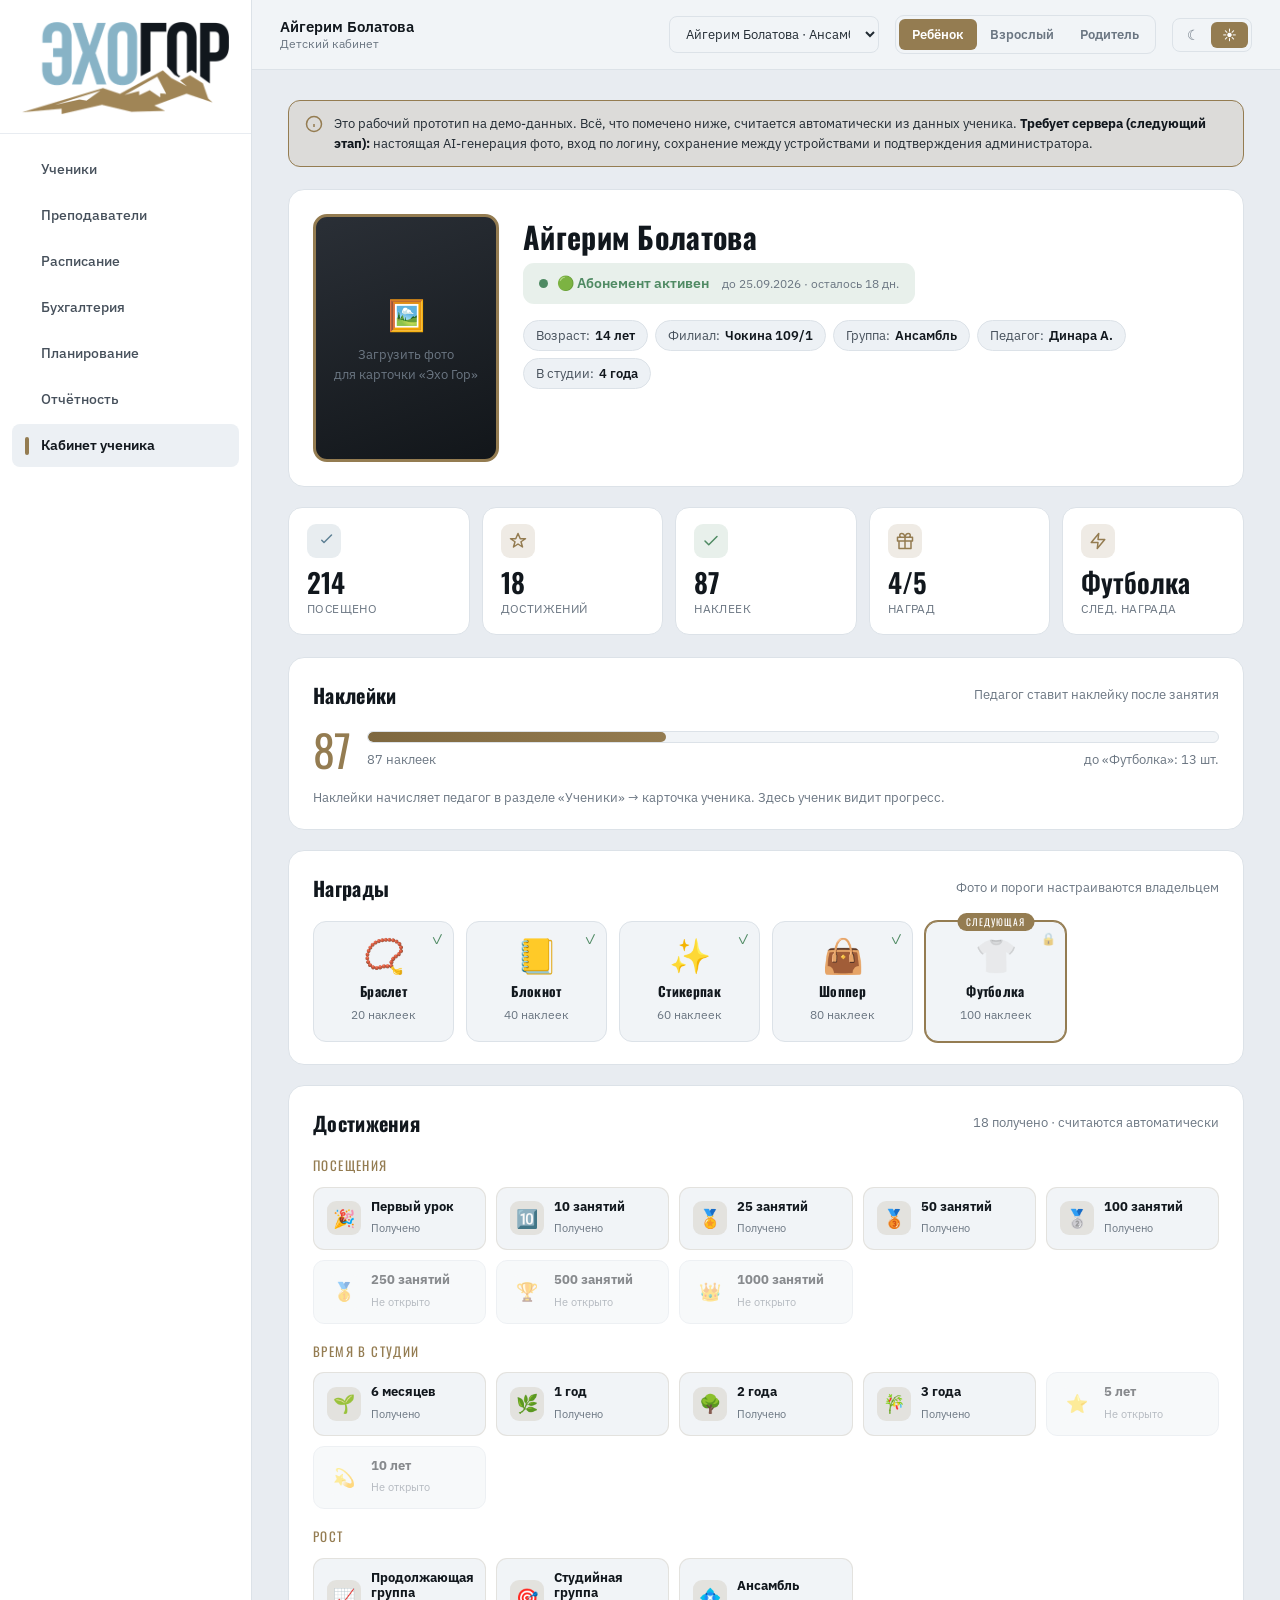
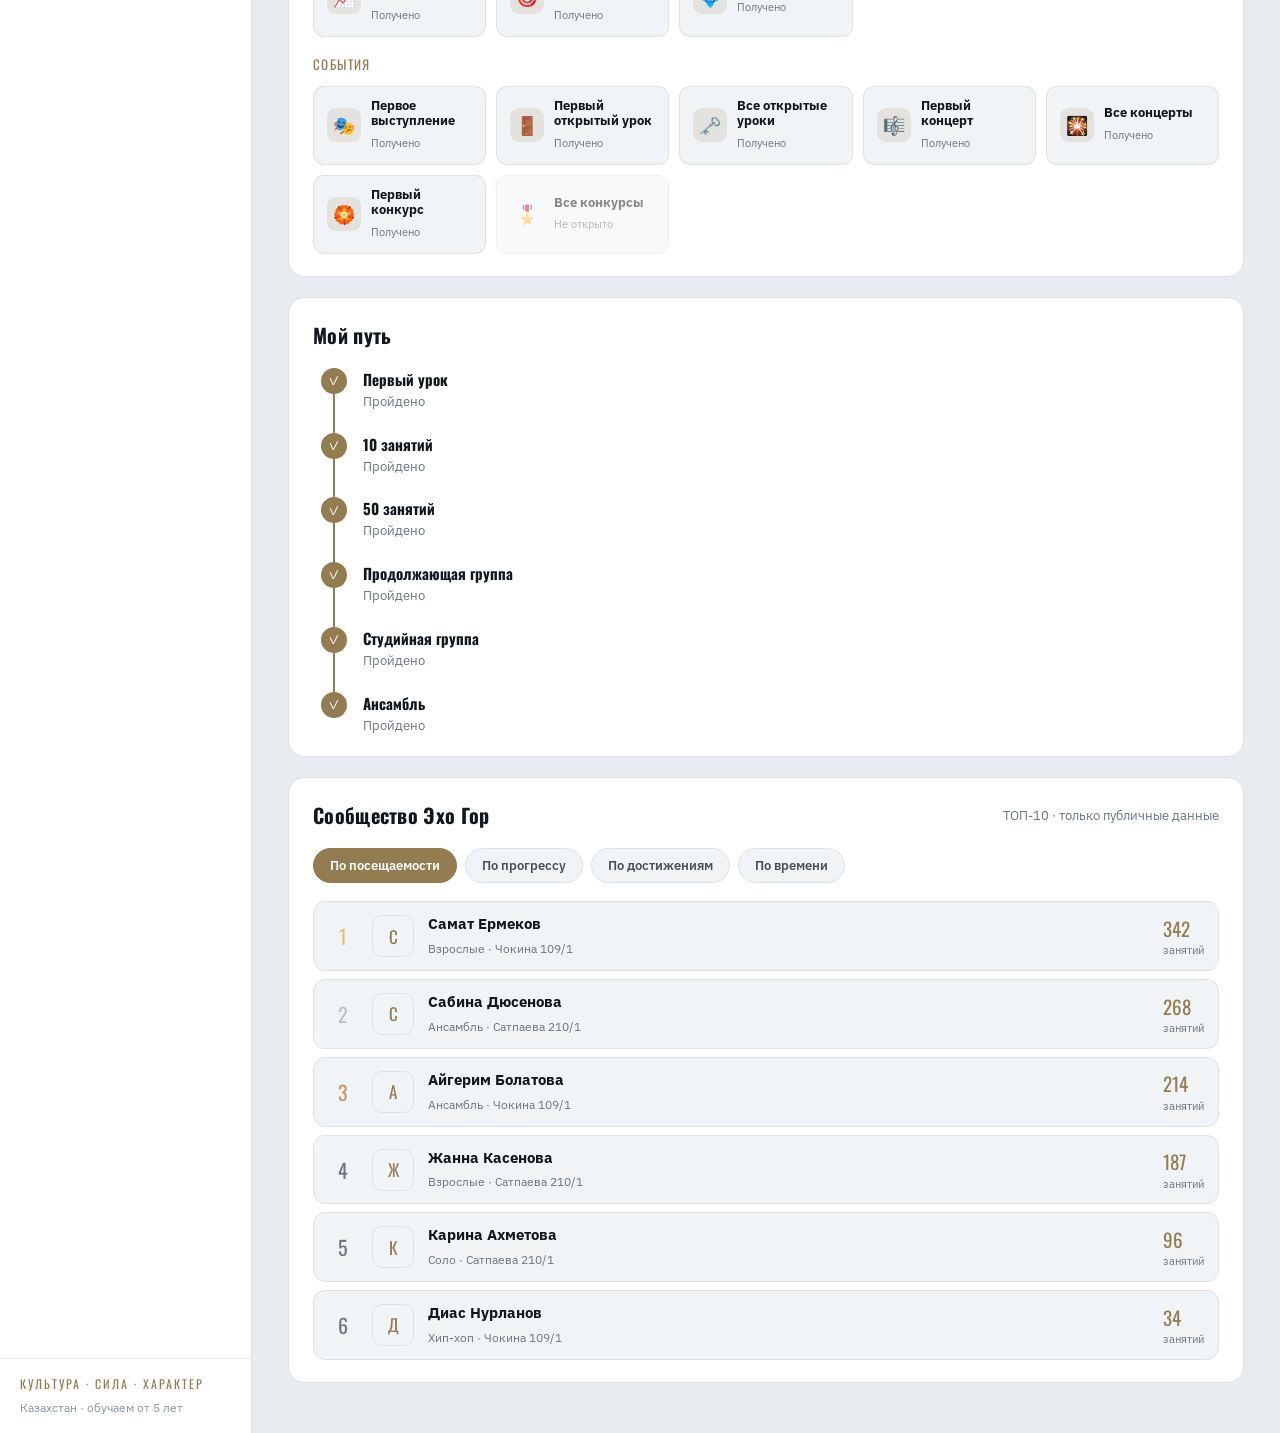
<file: pages/student-cabinet.html>
<!DOCTYPE html>
<html lang="ru">
<head>
<meta charset="UTF-8">
<meta name="viewport" content="width=device-width, initial-scale=1.0">
<title>Личный кабинет ученика — Эхо Гор CRM</title>
<link rel="preconnect" href="https://fonts.googleapis.com">
<link href="https://fonts.googleapis.com/css2?family=Oswald:wght@400;500;600;700&family=IBM+Plex+Sans:wght@400;500;600;700&family=Inter:wght@400;500;600;700;800&display=swap" rel="stylesheet">
<style>
  /* ===== ЭХО ГОР — система тем (день/ночь) ===== */
  :root, [data-theme="night"]{
    --bg:#12161A; --panel:#1A2027; --inset:#161B21; --control:#1E252D; --hover:#232D37;
    --nav-active:#222C36; --border-c:#2A333C; --border2:#232C35; --row-border:#1F272F;
    --chip:#232C35; --scrollbar:#2C353F;
    --text:#E9ECEF; --heading:#F2F4F6; --text2:#AEB6BE; --text-muted:#9AA4AE;
    --muted-c:#7E8893; --muted2:#6E7884; --faint:#5E6873;
    --gold-c:#BF9D5F; --gold-deep:#947C51; --blue-c:#8FB8CC; --blue-deep:#5E8194;
    --green-c:#7FB089; --red-c:#C45A5A; --on-gold:#1A2027;
    --ok-bg:rgba(127,176,137,.14); --gold-bg:rgba(191,157,95,.16);
    --red-bg2:rgba(196,90,90,.15); --blue-bg2:rgba(143,184,204,.15);
    --shadow:0 8px 28px rgba(0,0,0,.45); --r:16px;
  }
  [data-theme="day"]{
    --bg:#E8ECF1; --panel:#FFFFFF; --inset:#F1F4F7; --control:#F1F4F7; --hover:#EDF1F5;
    --nav-active:#ECF0F4; --border-c:#DCE2E8; --border2:#E8ECF1; --row-border:#EEF1F4;
    --chip:#EDF1F5; --scrollbar:#CCD4DD;
    --text:#222B33; --heading:#11171D; --text2:#46505B; --text-muted:#5C6772;
    --muted-c:#6B7682; --muted2:#8A95A1; --faint:#A2ADB8;
    --gold-c:#947C51; --gold-deep:#7E6840; --blue-c:#5E8194; --blue-deep:#3F5F73;
    --green-c:#4F8A63; --red-c:#B14545; --on-gold:#FFFFFF;
    --ok-bg:rgba(79,138,99,.13); --gold-bg:rgba(148,124,81,.15);
    --red-bg2:rgba(177,69,69,.12); --blue-bg2:rgba(94,129,148,.14);
    --shadow:0 4px 16px rgba(0,0,0,.1); --r:16px;
  }
  :root, [data-theme]{
    --card:var(--panel); --line:var(--border-c); --ink:var(--heading); --muted:var(--muted-c);
    --gold:var(--gold-c); --gold-soft:var(--gold-bg); --gold-ink:var(--gold-c);
    --green:var(--green-c); --green-soft:var(--ok-bg); --red:var(--red-c); --red-soft:var(--red-bg2);
    --blue:var(--blue-c); --blue-soft:var(--blue-bg2);
  }
  *{box-sizing:border-box;margin:0;padding:0}
  body{font-family:'IBM Plex Sans','Inter',-apple-system,BlinkMacSystemFont,'Segoe UI',Roboto,sans-serif;
    background:var(--bg);color:var(--text);line-height:1.5;-webkit-font-smoothing:antialiased;overflow-y:scroll}
  h1,h2,h3,h4,.brand-logo{font-family:'Oswald',sans-serif;color:var(--heading);letter-spacing:.3px}
  a{text-decoration:none;color:inherit}

  .app{display:flex;min-height:100vh}

  /* ---- Сайдбар ---- */
  .side{width:252px;flex-shrink:0;background:var(--panel);border-right:1px solid var(--border-c);display:flex;flex-direction:column}
  .eg-logo-box{padding:22px 22px 18px;border-bottom:1px solid var(--border2)}
  .eg-logo-box img{width:100%;display:block}
  .nav{flex:1;padding:14px 12px;display:flex;flex-direction:column;gap:3px}
  .nav a{display:flex;align-items:center;gap:12px;padding:11px 13px;border-radius:8px;color:var(--text2);font-weight:500;font-size:14px;transition:background .15s}
  .nav a .navbar{width:4px;height:18px;border-radius:3px;background:transparent;flex:none}
  .nav a:hover{background:var(--hover)}
  .nav a.active{background:var(--nav-active);color:var(--heading);font-weight:600}
  .nav a.active .navbar{background:var(--gold-c)}
  .nav a svg{width:18px;height:18px;flex-shrink:0;opacity:.85}
  .eg-values{padding:16px 20px;border-top:1px solid var(--border2)}
  .eg-values .vl{font-family:'Oswald',sans-serif;font-size:12px;letter-spacing:2px;color:var(--gold-c);text-transform:uppercase;margin-bottom:6px}
  .eg-values .sub{font-size:12px;color:var(--muted2);line-height:1.5}

  /* ---- Основная зона ---- */
  .main{flex:1;display:flex;flex-direction:column;background:var(--bg);min-width:0}
  .eg-topbar{height:70px;flex:none;background:var(--inset);border-bottom:1px solid var(--border-c);display:flex;align-items:center;gap:16px;padding:0 28px}
  .eg-topbar .who{display:flex;flex-direction:column;line-height:1.25}
  .eg-topbar .who b{font-size:15px;color:var(--heading);font-weight:600}
  .eg-topbar .who span{font-size:12px;color:var(--muted-c)}
  .eg-spacer{flex:1}

  /* Демо-переключатель роли */
  .role-switch{display:flex;align-items:center;background:var(--control);border:1px solid var(--border-c);border-radius:9px;padding:3px}
  .role-switch button{padding:7px 13px;border-radius:6px;font-size:13px;font-weight:600;border:none;background:transparent;color:var(--muted-c);cursor:pointer;font-family:inherit;transition:.15s}
  .role-switch button.on{background:var(--gold-c);color:var(--on-gold)}
  .role-picker{background:var(--control);border:1px solid var(--border-c);border-radius:8px;padding:8px 12px;color:var(--text);font-family:inherit;font-size:13px;cursor:pointer;max-width:210px}
  .eg-toggle{display:flex;align-items:center;background:var(--control);border:1px solid var(--border-c);border-radius:8px;padding:3px}
  .eg-toggle div{padding:6px 11px;border-radius:6px;font-size:14px;cursor:pointer;line-height:1;color:var(--muted-c)}
  .eg-toggle div.on{background:var(--gold-c);color:var(--on-gold)}

  .eg-content{flex:1;width:100%;min-width:0;padding:30px 36px;overflow-x:hidden}
  .eg-content>.wrap{max-width:1180px;margin:0 auto}

  .lead{color:var(--muted-c);max-width:820px;margin:6px 0 22px;font-size:15px}

  /* Баннер-предупреждение о серверных функциях */
  .server-note{display:flex;gap:11px;align-items:flex-start;background:var(--gold-bg);border:1px solid var(--gold-c);border-radius:12px;padding:13px 16px;margin-bottom:22px;font-size:13px;color:var(--text)}
  .server-note svg{flex:none;margin-top:1px;color:var(--gold-c)}
  .server-note b{color:var(--heading)}

  /* ---- Профиль-хедер ученика ---- */
  .profile-head{display:flex;gap:24px;background:var(--panel);border:1px solid var(--border-c);border-radius:var(--r);padding:24px;margin-bottom:20px;flex-wrap:wrap}
  .ai-card{width:186px;flex:none;border-radius:14px;overflow:hidden;border:3px solid var(--gold-c);background:linear-gradient(160deg,#2a2f36,#12161a);position:relative;aspect-ratio:3/4;display:flex;align-items:flex-end}
  .ai-card img.photo{position:absolute;inset:0;width:100%;height:100%;object-fit:cover}
  .ai-card .ai-frame{position:absolute;inset:0;pointer-events:none;box-shadow:inset 0 0 0 2px rgba(191,157,95,.5);border-radius:11px}
  .ai-card .ai-badge{position:absolute;top:9px;left:9px;background:rgba(18,22,26,.72);color:#BF9D5F;font-family:'Oswald';font-size:10px;letter-spacing:1.5px;padding:4px 8px;border-radius:6px;text-transform:uppercase;z-index:2}
  .ai-card .ai-name{position:relative;z-index:2;width:100%;padding:14px 12px 10px;background:linear-gradient(transparent,rgba(10,12,15,.9));color:#fff}
  .ai-card .ai-name b{font-family:'Oswald';font-size:17px;display:block;line-height:1.1}
  .ai-card .ai-name span{font-size:11px;color:#BF9D5F;letter-spacing:1px;text-transform:uppercase}
  .ai-card.empty{align-items:center;justify-content:center;cursor:pointer;color:var(--muted-c);text-align:center;padding:16px;font-size:13px}
  .ai-card.empty:hover{border-color:var(--gold-deep)}

  .profile-info{flex:1;min-width:260px}
  .profile-info h1{font-size:30px;margin-bottom:4px}
  .profile-tags{display:flex;flex-wrap:wrap;gap:7px;margin:10px 0 16px}
  .tag{display:inline-flex;align-items:center;gap:5px;background:var(--chip);border:1px solid var(--border-c);border-radius:999px;padding:5px 12px;font-size:12.5px;color:var(--text2)}
  .tag b{color:var(--heading);font-weight:600}

  .sub-status{display:inline-flex;align-items:center;gap:9px;padding:10px 16px;border-radius:11px;font-size:14px;font-weight:600;margin-bottom:6px}
  .sub-status .dot{width:9px;height:9px;border-radius:50%}
  .sub-status.on{background:var(--ok-bg);color:var(--green-c)}
  .sub-status.on .dot{background:var(--green-c)}
  .sub-status.off{background:var(--red-bg2);color:var(--red-c)}
  .sub-status.off .dot{background:var(--red-c)}
  .sub-status small{font-weight:400;color:var(--muted-c);margin-left:4px}
  .profile-photo-actions{display:flex;gap:8px;margin-top:14px;flex-wrap:wrap}

  /* ---- Сетка статов ---- */
  .stat-grid{display:grid;grid-template-columns:repeat(auto-fit,minmax(150px,1fr));gap:12px;margin-bottom:22px}
  .stat{background:var(--panel);border:1px solid var(--border-c);border-radius:14px;padding:16px 18px}
  .stat .ico{width:34px;height:34px;border-radius:9px;display:flex;align-items:center;justify-content:center;background:var(--gold-bg);color:var(--gold-c);margin-bottom:11px}
  .stat .ico.blue{background:var(--blue-bg2);color:var(--blue-c)}
  .stat .ico.green{background:var(--ok-bg);color:var(--green-c)}
  .stat .val{font-family:'Oswald';font-size:27px;font-weight:600;color:var(--heading);line-height:1}
  .stat .lbl{font-size:12px;color:var(--muted-c);margin-top:4px;text-transform:uppercase;letter-spacing:.4px}

  /* ---- Секции/карточки ---- */
  .section{background:var(--panel);border:1px solid var(--border-c);border-radius:var(--r);padding:22px 24px;margin-bottom:20px}
  .section-h{display:flex;align-items:center;justify-content:space-between;margin-bottom:18px;gap:12px;flex-wrap:wrap}
  .section-h h2{font-size:20px}
  .section-h .hint{font-size:13px;color:var(--muted-c)}

  /* Наклейки прогресс */
  .sticker-top{display:flex;align-items:center;gap:16px;margin-bottom:16px;flex-wrap:wrap}
  .sticker-big{font-family:'Oswald';font-size:44px;color:var(--gold-c);line-height:1}
  .progress-wrap{flex:1;min-width:220px}
  .progress-bar{height:12px;background:var(--control);border-radius:99px;overflow:hidden;border:1px solid var(--border-c)}
  .progress-fill{height:100%;background:linear-gradient(90deg,var(--gold-deep),var(--gold-c));border-radius:99px;transition:width .5s}
  .progress-meta{display:flex;justify-content:space-between;font-size:12.5px;color:var(--muted-c);margin-top:7px}

  /* Награды */
  .reward-row{display:grid;grid-template-columns:repeat(auto-fill,minmax(128px,1fr));gap:12px}
  .reward{background:var(--inset);border:1px solid var(--border-c);border-radius:13px;padding:16px 12px;text-align:center;position:relative;transition:.15s}
  .reward .emoji{font-size:34px;line-height:1;margin-bottom:9px;filter:grayscale(1);opacity:.4}
  .reward.earned .emoji{filter:none;opacity:1}
  .reward.next{border-color:var(--gold-c);box-shadow:0 0 0 1px var(--gold-c)}
  .reward b{display:block;font-size:13.5px;color:var(--heading);font-family:'Oswald';letter-spacing:.3px}
  .reward span{font-size:11.5px;color:var(--muted-c)}
  .reward .lock{position:absolute;top:8px;right:9px;font-size:12px;opacity:.5}
  .reward .check{position:absolute;top:7px;right:9px;color:var(--green-c);font-size:14px}
  .reward.next .ribbon{position:absolute;top:-9px;left:50%;transform:translateX(-50%);background:var(--gold-c);color:var(--on-gold);font-size:9.5px;font-family:'Oswald';letter-spacing:1px;padding:2px 9px;border-radius:99px;text-transform:uppercase;white-space:nowrap}

  /* Достижения */
  .ach-cat{margin-bottom:18px}
  .ach-cat:last-child{margin-bottom:0}
  .ach-cat .cat-name{font-family:'Oswald';font-size:13px;letter-spacing:1.4px;text-transform:uppercase;color:var(--gold-c);margin-bottom:11px}
  .ach-grid{display:grid;grid-template-columns:repeat(auto-fill,minmax(146px,1fr));gap:10px}
  .ach{display:flex;gap:10px;align-items:center;background:var(--inset);border:1px solid var(--border-c);border-radius:11px;padding:11px 13px;opacity:.5}
  .ach.done{opacity:1;border-color:var(--gold-bg)}
  .ach .ach-ico{width:34px;height:34px;border-radius:9px;background:var(--control);display:flex;align-items:center;justify-content:center;font-size:18px;flex:none}
  .ach.done .ach-ico{background:var(--gold-bg)}
  .ach .ach-t b{font-size:13px;color:var(--heading);display:block;line-height:1.2}
  .ach .ach-t span{font-size:11px;color:var(--muted-c)}

  /* Мой путь (таймлайн) */
  .path{position:relative;padding-left:8px}
  .path-item{display:flex;gap:16px;position:relative;padding-bottom:22px}
  .path-item:last-child{padding-bottom:0}
  .path-line{position:absolute;left:12px;top:26px;bottom:0;width:2px;background:var(--border-c)}
  .path-item.done .path-line{background:var(--gold-c)}
  .path-dot{width:26px;height:26px;border-radius:50%;flex:none;display:flex;align-items:center;justify-content:center;background:var(--control);border:2px solid var(--border-c);color:var(--muted-c);font-size:13px;z-index:1}
  .path-item.done .path-dot{background:var(--gold-c);border-color:var(--gold-c);color:var(--on-gold)}
  .path-item.current .path-dot{border-color:var(--gold-c);color:var(--gold-c);animation:pulse 1.8s infinite}
  @keyframes pulse{0%,100%{box-shadow:0 0 0 0 rgba(191,157,95,.4)}50%{box-shadow:0 0 0 6px rgba(191,157,95,0)}}
  .path-body b{font-size:15px;color:var(--heading);font-family:'Oswald'}
  .path-body span{display:block;font-size:12.5px;color:var(--muted-c)}
  .path-item.current .path-body b{color:var(--gold-c)}

  /* Сообщество ТОП-10 */
  .comm-tabs{display:flex;gap:8px;flex-wrap:wrap;margin-bottom:18px}
  .comm-tab{padding:8px 16px;border-radius:999px;border:1px solid var(--border-c);background:var(--inset);font-size:13px;font-weight:600;color:var(--text2);cursor:pointer;font-family:inherit;transition:.15s}
  .comm-tab:hover{border-color:var(--gold-c)}
  .comm-tab.on{background:var(--gold-c);border-color:var(--gold-c);color:var(--on-gold)}
  .rank-list{display:flex;flex-direction:column;gap:8px}
  .rank{display:flex;align-items:center;gap:14px;background:var(--inset);border:1px solid var(--border-c);border-radius:12px;padding:11px 14px;cursor:pointer;transition:.15s}
  .rank:hover{border-color:var(--gold-c);transform:translateX(2px)}
  .rank .pos{width:30px;font-family:'Oswald';font-size:20px;color:var(--muted-c);text-align:center;flex:none}
  .rank.top1 .pos{color:#E6C06A}.rank.top2 .pos{color:#B8C0C8}.rank.top3 .pos{color:#C9925E}
  .rank .av{width:42px;height:42px;border-radius:10px;object-fit:cover;flex:none;background:var(--control);display:flex;align-items:center;justify-content:center;font-family:'Oswald';color:var(--gold-c);font-size:17px;border:1px solid var(--border-c)}
  .rank .r-info{flex:1;min-width:0}
  .rank .r-info b{font-size:14.5px;color:var(--heading);display:block}
  .rank .r-info span{font-size:12px;color:var(--muted-c)}
  .rank .r-val{font-family:'Oswald';font-size:19px;color:var(--gold-c);flex:none}
  .rank .r-val small{font-size:11px;color:var(--muted-c);display:block;text-align:right;font-family:'IBM Plex Sans'}

  /* ЭхоБаксы (взрослый) */
  .eb-head{display:flex;align-items:center;gap:20px;flex-wrap:wrap;margin-bottom:20px}
  .eb-balance{background:linear-gradient(150deg,var(--gold-deep),var(--gold-c));color:var(--on-gold);border-radius:16px;padding:20px 26px;min-width:220px}
  .eb-balance .lbl{font-size:12px;letter-spacing:1.5px;text-transform:uppercase;opacity:.85}
  .eb-balance .amt{font-family:'Oswald';font-size:42px;line-height:1;margin-top:4px;display:flex;align-items:baseline;gap:8px}
  .eb-balance .amt span{font-size:16px;opacity:.9}
  .gift-grid{display:grid;grid-template-columns:repeat(auto-fill,minmax(150px,1fr));gap:12px}
  .gift{background:var(--inset);border:1px solid var(--border-c);border-radius:13px;padding:16px 14px;text-align:center;display:flex;flex-direction:column;align-items:center;gap:8px}
  .gift .emoji{font-size:34px}
  .gift b{font-size:14px;color:var(--heading);font-family:'Oswald'}
  .gift .cost{font-size:13px;color:var(--gold-c);font-weight:600}
  .gift button{width:100%;margin-top:4px}

  .eb-history{display:flex;flex-direction:column;gap:2px}
  .eb-row{display:flex;align-items:center;gap:12px;padding:11px 4px;border-bottom:1px solid var(--row-border);font-size:13.5px}
  .eb-row:last-child{border:none}
  .eb-row .eb-ic{width:30px;height:30px;border-radius:8px;display:flex;align-items:center;justify-content:center;flex:none;font-size:14px}
  .eb-row .eb-ic.plus{background:var(--ok-bg);color:var(--green-c)}
  .eb-row .eb-ic.minus{background:var(--red-bg2);color:var(--red-c)}
  .eb-row .eb-t{flex:1}.eb-row .eb-t b{color:var(--heading);font-weight:500;display:block;font-size:13.5px}
  .eb-row .eb-t span{color:var(--muted-c);font-size:11.5px}
  .eb-row .eb-amt{font-family:'Oswald';font-size:16px}
  .eb-row .eb-amt.plus{color:var(--green-c)}.eb-row .eb-amt.minus{color:var(--red-c)}

  /* Кнопки */
  .btn{display:inline-flex;align-items:center;justify-content:center;gap:7px;padding:9px 16px;border-radius:9px;font-family:inherit;font-size:13.5px;font-weight:600;border:1px solid var(--border-c);background:var(--control);color:var(--text);cursor:pointer;transition:.15s}
  .btn:hover{background:var(--hover)}
  .btn-primary{background:linear-gradient(135deg,var(--gold-deep),var(--gold-c));color:var(--on-gold);border:none}
  .btn-primary:hover{opacity:.92}
  .btn-sm{padding:7px 12px;font-size:12.5px}
  .btn:disabled{opacity:.45;cursor:not-allowed}

  /* Секции по роли */
  .role-only{display:none}
  body[data-role="child"] .show-child,
  body[data-role="adult"] .show-adult,
  body[data-role="parent"] .show-parent{display:block}
  body[data-role="parent"] .hide-parent{display:none !important}

  /* Модалка */
  .modal-ov{position:fixed;inset:0;background:rgba(0,0,0,.5);display:none;align-items:center;justify-content:center;padding:20px;z-index:100}
  .modal-ov.open{display:flex}
  .modal{background:var(--panel);border:1px solid var(--border-c);border-radius:16px;max-width:460px;width:100%;box-shadow:var(--shadow);overflow:hidden}
  .modal-h{padding:20px 22px;border-bottom:1px solid var(--border-c);display:flex;align-items:center;justify-content:space-between}
  .modal-h h3{font-size:18px}
  .modal-h .x{cursor:pointer;color:var(--muted-c);font-size:20px;background:none;border:none}
  .modal-b{padding:20px 22px}
  .modal-b p{font-size:13.5px;color:var(--text2);margin-bottom:14px}
  .modal-b label{font-size:12.5px;color:var(--muted-c);display:block;margin-bottom:6px}
  .modal-b input,.modal-b select{width:100%;padding:10px 12px;border-radius:9px;border:1px solid var(--border-c);background:var(--control);color:var(--text);font-family:inherit;font-size:14px;margin-bottom:14px}
  .modal-f{padding:14px 22px;border-top:1px solid var(--border-c);display:flex;gap:9px;justify-content:flex-end}

  /* Профиль другого ученика (публичный) */
  .pub-head{display:flex;gap:16px;align-items:center;margin-bottom:18px}
  .pub-av{width:70px;height:70px;border-radius:12px;object-fit:cover;background:var(--control);display:flex;align-items:center;justify-content:center;font-family:'Oswald';color:var(--gold-c);font-size:26px;border:2px solid var(--gold-c);flex:none}
  .pub-head b{font-size:20px;color:var(--heading);font-family:'Oswald';display:block}
  .pub-head span{font-size:13px;color:var(--muted-c)}
  .pub-stats{display:grid;grid-template-columns:1fr 1fr;gap:10px}
  .pub-stat{background:var(--inset);border:1px solid var(--border-c);border-radius:10px;padding:12px 14px}
  .pub-stat .v{font-family:'Oswald';font-size:22px;color:var(--gold-c)}
  .pub-stat .l{font-size:11.5px;color:var(--muted-c);text-transform:uppercase;letter-spacing:.4px}

  /* Тосты */
  .toasts{position:fixed;bottom:22px;right:22px;display:flex;flex-direction:column;gap:9px;z-index:200}
  .toast{background:var(--heading);color:var(--bg);padding:12px 17px;border-radius:11px;font-size:13.5px;font-weight:500;box-shadow:var(--shadow);animation:tin .25s;max-width:330px}
  .toast.err{background:var(--red-c);color:#fff}
  .toast.ok{background:var(--green-c);color:#fff}
  @keyframes tin{from{opacity:0;transform:translateY(10px)}}

  @media(max-width:860px){
    .side{display:none}
    .eg-content{padding:20px 16px}
    .eg-topbar{padding:0 16px;gap:10px}
    .eg-topbar .who{display:none}
    .role-picker{max-width:130px}
  }
</style>
</head>
<body data-theme="day" data-role="child">
<div class="app">
  <aside class="side">
    <div class="eg-logo-box"><img id="egLogo" src="../logo-day.png" alt="Эхо Гор"></div>
    <nav class="nav">
      <a href="../index.html"><span class="navbar"></span>Ученики</a>
      <a href="teachers-echo-gor.html"><span class="navbar"></span>Преподаватели</a>
      <a href="schedule-echo-gor.html"><span class="navbar"></span>Расписание</a>
      <a href="accounting-echo-gor.html"><span class="navbar"></span>Бухгалтерия</a>
      <a href="planning-echo-gor.html"><span class="navbar"></span>Планирование</a>
      <a href="reports-echo-gor.html"><span class="navbar"></span>Отчётность</a>
      <a href="student-cabinet.html" class="active"><span class="navbar"></span>Кабинет ученика</a>
    </nav>
    <div class="eg-values">
      <div class="vl">Культура · Сила · Характер</div>
      <div class="sub">Казахстан · обучаем от 5 лет</div>
    </div>
  </aside>

  <main class="main">
    <div class="eg-topbar">
      <div class="who">
        <b id="tbName">Кабинет ученика</b>
        <span id="tbRole">Детский кабинет</span>
      </div>
      <div class="eg-spacer"></div>
      <select class="role-picker" id="studentPicker" onchange="pickStudent(this.value)"></select>
      <div class="role-switch" id="roleSwitch">
        <button data-role="child" class="on" onclick="setRole('child')">Ребёнок</button>
        <button data-role="adult" onclick="setRole('adult')">Взрослый</button>
        <button data-role="parent" onclick="setRole('parent')">Родитель</button>
      </div>
      <div class="eg-toggle" id="themeToggle">
        <div onclick="egTheme('night')" title="Ночь">☾</div>
        <div class="on" onclick="egTheme('day')" title="День">☀</div>
      </div>
    </div>

    <div class="eg-content">
      <div class="wrap" id="cabinetRoot"><!-- рендерится из JS --></div>
    </div>
  </main>
</div>

<div class="modal-ov" id="modalOv"><div class="modal" id="modalBox"></div></div>
<div class="toasts" id="toasts"></div>

<script>
/* ============================================================
   ЭХО ГОР — Личный кабинет ученика. Вся логика.
   Данные демо; всё считается формулами (не захардкожено).
   ============================================================ */

// Сегодняшняя дата (совпадает с CRM-демо)
var TODAY = new Date(2026,8,7); // 07.09.2026

// ---- Правила наград (настраивается владельцем в Настройках) ----
var REWARDS = [
  {stickers:20,  name:'Браслет',  emoji:'📿'},
  {stickers:40,  name:'Блокнот',  emoji:'📒'},
  {stickers:60,  name:'Стикерпак',emoji:'✨'},
  {stickers:80,  name:'Шоппер',   emoji:'👜'},
  {stickers:100, name:'Футболка', emoji:'👕'},
];

// ---- Правила достижений (по категориям) ----
var ACH_RULES = {
  'Посещения': [
    {id:'v1',   t:'Первый урок',    need:s=>s.visits>=1,   emoji:'🎉'},
    {id:'v10',  t:'10 занятий',     need:s=>s.visits>=10,  emoji:'🔟'},
    {id:'v25',  t:'25 занятий',     need:s=>s.visits>=25,  emoji:'🏅'},
    {id:'v50',  t:'50 занятий',     need:s=>s.visits>=50,  emoji:'🥉'},
    {id:'v100', t:'100 занятий',    need:s=>s.visits>=100, emoji:'🥈'},
    {id:'v250', t:'250 занятий',    need:s=>s.visits>=250, emoji:'🥇'},
    {id:'v500', t:'500 занятий',    need:s=>s.visits>=500, emoji:'🏆'},
    {id:'v1000',t:'1000 занятий',   need:s=>s.visits>=1000,emoji:'👑'},
  ],
  'Время в студии': [
    {id:'t6',  t:'6 месяцев', need:s=>s.months>=6,   emoji:'🌱'},
    {id:'t12', t:'1 год',     need:s=>s.months>=12,  emoji:'🌿'},
    {id:'t24', t:'2 года',    need:s=>s.months>=24,  emoji:'🌳'},
    {id:'t36', t:'3 года',    need:s=>s.months>=36,  emoji:'🎋'},
    {id:'t60', t:'5 лет',     need:s=>s.months>=60,  emoji:'⭐'},
    {id:'t120',t:'10 лет',    need:s=>s.months>=120, emoji:'💫'},
  ],
  'Рост': [
    {id:'g1', t:'Продолжающая группа', need:s=>s.growth>=1, emoji:'📈'},
    {id:'g2', t:'Студийная группа',    need:s=>s.growth>=2, emoji:'🎯'},
    {id:'g3', t:'Ансамбль',            need:s=>s.growth>=3, emoji:'💠'},
  ],
  'События': [
    {id:'e_stage', t:'Первое выступление', need:s=>s.events.stage>=1,    emoji:'🎭'},
    {id:'e_open1', t:'Первый открытый урок',need:s=>s.events.open>=1,     emoji:'🚪'},
    {id:'e_openA', t:'Все открытые уроки',  need:s=>s.events.open>=s.events.openTotal && s.events.openTotal>0, emoji:'🗝️'},
    {id:'e_rep1',  t:'Первый концерт',      need:s=>s.events.report>=1,   emoji:'🎼'},
    {id:'e_repA',  t:'Все концерты',        need:s=>s.events.report>=s.events.reportTotal && s.events.reportTotal>0, emoji:'🎇'},
    {id:'e_cmp1',  t:'Первый конкурс',      need:s=>s.events.contest>=1,  emoji:'🏵️'},
    {id:'e_cmpA',  t:'Все конкурсы',        need:s=>s.events.contest>=s.events.contestTotal && s.events.contestTotal>0, emoji:'🎖️'},
  ],
};

// ---- Этапы "Мой путь" ----
var PATH_STEPS = [
  {t:'Первый урок',            done:s=>s.visits>=1},
  {t:'10 занятий',             done:s=>s.visits>=10},
  {t:'50 занятий',             done:s=>s.visits>=50},
  {t:'Продолжающая группа',    done:s=>s.growth>=1},
  {t:'Студийная группа',       done:s=>s.growth>=2},
  {t:'Ансамбль',               done:s=>s.growth>=3},
];

// ---- Каталог подарков за ЭхоБаксы (взрослые) ----
var GIFTS = [
  {name:'Стикерпак',   cost:150, emoji:'✨'},
  {name:'Бутылка',     cost:400, emoji:'🍶'},
  {name:'Футболка',    cost:800, emoji:'👕'},
  {name:'Худи Эхо Гор',cost:1500,emoji:'🧥'},
  {name:'Мастер-класс',cost:2500,emoji:'🎓'},
];

// ---- ДЕМО-УЧЕНИКИ ----
// groupType: 'child'|'adult' — определяет тип кабинета автоматически.
var STUDENTS = [
  {id:1, first:'Айгерим', last:'Болатова', gender:'female', dob:'2012-03-15', branch:'Чокина 109/1', group:'Ансамбль', groupType:'child', teacher:'Динара А.', joined:'2022-09-01', visits:214, stickers:87, growth:3, subUntil:'2026-09-25', echoBucks:0, parentName:'Жанна', photo:null, events:{stage:4,open:3,openTotal:3,report:2,reportTotal:2,contest:3,contestTotal:5}},
  {id:2, first:'Диас', last:'Нурланов', gender:'male', dob:'2013-07-22', branch:'Чокина 109/1', group:'Хип-хоп', groupType:'child', teacher:'Ерлан К.', joined:'2025-06-01', visits:34, stickers:22, growth:1, subUntil:'2026-09-25', echoBucks:0, parentName:'Мадина', photo:null, events:{stage:1,open:1,openTotal:2,report:0,reportTotal:1,contest:0,contestTotal:2}},
  {id:3, first:'Карина', last:'Ахметова', gender:'female', dob:'2010-11-08', branch:'Сатпаева 210/1', group:'Соло', groupType:'child', teacher:'Динара А.', joined:'2023-02-10', visits:96, stickers:58, growth:2, subUntil:'2026-08-20', echoBucks:0, parentName:'Алма', photo:null, events:{stage:2,open:2,openTotal:2,report:1,reportTotal:2,contest:1,contestTotal:3}},
  {id:5, first:'Жанна', last:'Касенова', gender:'female', dob:'1998-09-30', branch:'Сатпаева 210/1', group:'Взрослые', groupType:'adult', teacher:'Ерлан К.', joined:'2022-01-15', visits:187, stickers:0, growth:2, subUntil:'2026-10-31', echoBucks:1240, parentName:'', photo:null, events:{stage:3,open:2,openTotal:3,report:2,reportTotal:2,contest:1,contestTotal:2}},
  {id:6, first:'Самат', last:'Ермеков', gender:'male', dob:'2003-02-14', branch:'Чокина 109/1', group:'Взрослые', groupType:'adult', teacher:'Ерлан К.', joined:'2021-05-20', visits:342, stickers:0, growth:3, subUntil:'2026-06-28', echoBucks:560, parentName:'', photo:null, events:{stage:6,open:3,openTotal:3,report:2,reportTotal:2,contest:4,contestTotal:5}},
  {id:14, first:'Сабина', last:'Дюсенова', gender:'female', dob:'2009-04-12', branch:'Сатпаева 210/1', group:'Ансамбль', groupType:'child', teacher:'Динара А.', joined:'2021-09-01', visits:268, stickers:100, growth:3, subUntil:'2026-09-25', echoBucks:0, parentName:'Гульмира', photo:null, events:{stage:5,open:3,openTotal:3,report:2,reportTotal:2,contest:5,contestTotal:5}},
];

// Начисления/списания ЭхоБаксов (демо), ключ = id ученика
var EB_HISTORY = {
  5:[{type:'plus',t:'Абонемент продлён',date:'01.09.2026',amt:300},
     {type:'plus',t:'Посещаемость 100%',date:'31.08.2026',amt:200},
     {type:'minus',t:'Обмен: Стикерпак',date:'20.08.2026',amt:150},
     {type:'plus',t:'Приведён друг',date:'12.08.2026',amt:500}],
  6:[{type:'plus',t:'Выступление на концерте',date:'28.08.2026',amt:400},
     {type:'minus',t:'Обмен: Бутылка',date:'15.08.2026',amt:400},
     {type:'plus',t:'Абонемент продлён',date:'01.08.2026',amt:300}],
};

// ============ ВЫЧИСЛЯЕМЫЕ ПОЛЯ (автоматика из ТЗ п.13) ============
function monthsBetween(iso, to){
  var d=new Date(iso); return (to.getFullYear()-d.getFullYear())*12 + (to.getMonth()-d.getMonth()) - (to.getDate()<d.getDate()?1:0);
}
function ageOf(iso){ var d=new Date(iso), a=TODAY.getFullYear()-d.getFullYear(); if(TODAY.getMonth()<d.getMonth()||(TODAY.getMonth()===d.getMonth()&&TODAY.getDate()<d.getDate()))a--; return a; }
function ageLabel(y){var m=y%10,c=y%100; if(m===1&&c!==11)return y+' год'; if(m>=2&&m<=4&&!(c>=12&&c<=14))return y+' года'; return y+' лет';}
function fio(s){return s.first+' '+s.last;}
function fmtDate(iso){var p=iso.split('-');return p[2]+'.'+p[1]+'.'+p[0];}
function daysLeft(iso){var p=iso.split('-');var d=new Date(+p[0],+p[1]-1,+p[2]);return Math.ceil((d-TODAY)/86400000);}

// Обогащаем ученика вычисляемыми полями
function enrich(s){
  var e = Object.assign({}, s);
  e.months = monthsBetween(s.joined, TODAY);
  e.age = ageOf(s.dob);
  // достижения
  e.achievements = [];
  for(var cat in ACH_RULES) ACH_RULES[cat].forEach(function(r){ if(r.need(e)) e.achievements.push(r.id); });
  e.achCount = e.achievements.length;
  // награды заработанные
  e.rewardsEarned = REWARDS.filter(function(r){return e.stickers>=r.stickers;}).length;
  // следующая награда
  e.nextReward = REWARDS.find(function(r){return e.stickers<r.stickers;}) || null;
  // абонемент
  e.subActive = daysLeft(s.subUntil) >= 0;
  e.subDays = daysLeft(s.subUntil);
  return e;
}

// человекочитаемо "сколько занимается"
function tenureLabel(months){
  if(months<1) return 'меньше месяца';
  var y=Math.floor(months/12), m=months%12, out=[];
  if(y>0) out.push(y+(y===1?' год':(y>=2&&y<=4?' года':' лет')));
  if(m>0) out.push(m+' мес.');
  return out.join(' ')||'меньше месяца';
}

// ============ СОСТОЯНИЕ ============
var currentId = 1;
var currentRole = 'child';
var commMetric = 'visits';

function cur(){ return enrich(STUDENTS.find(function(s){return s.id===currentId;})); }

// ============ РОЛИ ============
function setRole(role){
  currentRole = role;
  document.body.setAttribute('data-role', role);
  document.querySelectorAll('#roleSwitch button').forEach(function(b){b.classList.toggle('on', b.getAttribute('data-role')===role);});
  render();
}

// Автоопределение типа кабинета по типу группы (ТЗ п.1)
function autoRoleForStudent(s){
  return s.groupType==='adult' ? 'adult' : 'child';
}

function pickStudent(id){
  currentId = +id;
  var s = STUDENTS.find(function(x){return x.id===currentId;});
  // тип кабинета определяется автоматически по группе; родителя оставляем только для детских
  var auto = autoRoleForStudent(s);
  if(currentRole==='parent' && s.groupType==='adult') currentRole='adult';
  else currentRole = (currentRole==='parent') ? 'parent' : auto;
  document.body.setAttribute('data-role', currentRole);
  document.querySelectorAll('#roleSwitch button').forEach(function(b){b.classList.toggle('on', b.getAttribute('data-role')===currentRole);});
  // родитель доступен только для детских
  document.querySelector('#roleSwitch button[data-role="parent"]').style.display = (s.groupType==='adult')?'none':'';
  render();
}

// ============ РЕНДЕР ============
function render(){
  var s = cur();
  // топбар
  document.getElementById('tbName').textContent = fio(s);
  document.getElementById('tbRole').textContent =
    currentRole==='parent' ? 'Родительский доступ' :
    (s.groupType==='adult' ? 'Взрослый кабинет' : 'Детский кабинет');

  var root = document.getElementById('cabinetRoot');
  var html = '';

  html += serverNote();
  html += profileHead(s);
  html += statGrid(s);
  html += subscriptionBlockIfParent(s); // родителю показываем статус отдельным акцентом уже в шапке

  // Наклейки + награды — только детский кабинет и родитель ребёнка
  if(s.groupType==='child'){
    html += stickersSection(s);
    html += rewardsSection(s);
  }
  // ЭхоБаксы — только взрослый (не показываем родителю, т.к. родитель бывает только у детей)
  if(s.groupType==='adult' && currentRole!=='parent'){
    html += echoBucksSection(s);
  }

  html += achievementsSection(s);
  html += pathSection(s);

  // Сообщество — не показываем в родительском режиме (родитель видит только своего ребёнка, ТЗ п.11)
  if(currentRole!=='parent'){
    html += communitySection(s);
  }

  root.innerHTML = html;
  var pf = document.getElementById('commFill'); // no-op safety
}

// Баннер про серверные функции — честно о том, что требует бэкенда
function serverNote(){
  return '<div class="server-note">'+
    '<svg width="18" height="18" viewBox="0 0 24 24" fill="none" stroke="currentColor" stroke-width="2"><circle cx="12" cy="12" r="10"/><path d="M12 16v-4M12 8h.01"/></svg>'+
    '<div>Это рабочий прототип на демо-данных. Всё, что помечено ниже, считается автоматически из данных ученика. '+
    '<b>Требует сервера (следующий этап):</b> настоящая AI-генерация фото, вход по логину, сохранение между устройствами и подтверждения администратора.</div>'+
    '</div>';
}

function profileHead(s){
  var aiCard;
  if(s.photo){
    aiCard = '<div class="ai-card">'+
      '<img class="photo" src="'+s.photo+'" alt="">'+
      '<div class="ai-frame"></div>'+
      '<div class="ai-badge">Эхо Гор</div>'+
      '<div class="ai-name"><b>'+esc(s.first)+'</b><span>'+esc(s.group)+'</span></div>'+
    '</div>';
  } else {
    var editable = (currentRole!=='parent');
    aiCard = '<div class="ai-card empty" '+(editable?'onclick="openPhotoModal()"':'')+'>'+
      '<div><div style="font-size:30px;margin-bottom:8px">🖼️</div>'+
      (editable?'Загрузить фото<br>для карточки «Эхо Гор»':'Фото не загружено')+'</div>'+
    '</div>';
  }

  var sub = s.subActive
    ? '<div class="sub-status on"><span class="dot"></span>🟢 Абонемент активен <small>до '+fmtDate(s.subUntil)+' · осталось '+s.subDays+' дн.</small></div>'
    : '<div class="sub-status off"><span class="dot"></span>🔴 Абонемент неактивен <small>закончился '+fmtDate(s.subUntil)+'</small></div>';

  var photoActions = (s.photo && currentRole!=='parent')
    ? '<div class="profile-photo-actions"><button class="btn btn-sm" onclick="openPhotoModal()">Заменить фото</button><button class="btn btn-sm" onclick="sharePhoto()">В сообщество</button></div>'
    : '';

  return '<div class="profile-head">'+
    aiCard +
    '<div class="profile-info">'+
      '<h1>'+esc(fio(s))+'</h1>'+
      sub +
      '<div class="profile-tags">'+
        tag('Возраст', ageLabel(s.age))+
        tag('Филиал', s.branch)+
        tag('Группа', s.group)+
        tag('Педагог', s.teacher)+
        tag('В студии', tenureLabel(s.months))+
      '</div>'+
      photoActions +
    '</div>'+
  '</div>';
}

function tag(k,v){return '<span class="tag">'+k+': <b>'+esc(v)+'</b></span>';}

function statGrid(s){
  var cells = [
    {ico:'blue', svg:'M9 11l3 3L22 4', v:s.visits, l:'Посещено'},
    {ico:'', svg:'M12 2l3 7h7l-6 4 2 7-6-4-6 4 2-7-6-4h7z', v:s.achCount, l:'Достижений'},
  ];
  if(s.groupType==='child'){
    cells.push({ico:'green', svg:'M20 6L9 17l-5-5', v:s.stickers, l:'Наклеек'});
    cells.push({ico:'', svg:'M20 12v10H4V12M2 7h20v5H2zM12 22V7M12 7H7.5a2.5 2.5 0 010-5C11 2 12 7 12 7zM12 7h4.5a2.5 2.5 0 000-5C13 2 12 7 12 7z', v:s.rewardsEarned+'/'+REWARDS.length, l:'Наград'});
    if(s.nextReward) cells.push({ico:'', svg:'M13 2L3 14h9l-1 8 10-12h-9z', v:s.nextReward.name, l:'След. награда'});
  } else {
    cells.push({ico:'green', svg:'M12 1v22M17 5H9.5a3.5 3.5 0 000 7h5a3.5 3.5 0 010 7H6', v:s.echoBucks, l:'ЭхоБаксы'});
  }
  return '<div class="stat-grid">'+cells.map(function(c){
    return '<div class="stat"><div class="ico '+c.ico+'"><svg width="18" height="18" viewBox="0 0 24 24" fill="none" stroke="currentColor" stroke-width="2" stroke-linecap="round" stroke-linejoin="round"><path d="'+c.svg+'"/></svg></div>'+
      '<div class="val">'+esc(String(c.v))+'</div><div class="lbl">'+c.l+'</div></div>';
  }).join('')+'</div>';
}

function subscriptionBlockIfParent(s){ return ''; } // статус уже в шапке; отдельный блок не нужен

// ---- Наклейки ----
function stickersSection(s){
  var nr = s.nextReward;
  var pct, metaLeft, metaRight, prev;
  if(nr){
    prev = REWARDS.slice().reverse().find(function(r){return s.stickers>=r.stickers;});
    var base = prev ? prev.stickers : 0;
    pct = Math.min(100, Math.round((s.stickers-base)/(nr.stickers-base)*100));
    metaLeft = s.stickers+' наклеек';
    metaRight = 'до «'+nr.name+'»: '+(nr.stickers-s.stickers)+' шт.';
  } else {
    pct=100; metaLeft=s.stickers+' наклеек'; metaRight='Все награды собраны! 🎉';
  }
  return '<div class="section show-child">'+
    '<div class="section-h"><h2>Наклейки</h2><span class="hint">Педагог ставит наклейку после занятия</span></div>'+
    '<div class="sticker-top">'+
      '<div class="sticker-big">'+s.stickers+'</div>'+
      '<div class="progress-wrap">'+
        '<div class="progress-bar"><div class="progress-fill" style="width:'+pct+'%"></div></div>'+
        '<div class="progress-meta"><span>'+metaLeft+'</span><span>'+metaRight+'</span></div>'+
      '</div>'+
    '</div>'+
    (currentRole!=='parent' ? '<div style="font-size:12.5px;color:var(--muted-c)">Наклейки начисляет педагог в разделе «Ученики» → карточка ученика. Здесь ученик видит прогресс.</div>' : '')+
  '</div>';
}

// ---- Награды ----
function rewardsSection(s){
  var cards = REWARDS.map(function(r){
    var earned = s.stickers>=r.stickers;
    var isNext = s.nextReward && s.nextReward.stickers===r.stickers;
    var cls = 'reward'+(earned?' earned':'')+(isNext?' next':'');
    return '<div class="'+cls+'">'+
      (isNext?'<span class="ribbon">Следующая</span>':'')+
      (earned?'<span class="check">✓</span>':'<span class="lock">🔒</span>')+
      '<div class="emoji">'+r.emoji+'</div>'+
      '<b>'+r.name+'</b><span>'+r.stickers+' наклеек</span>'+
    '</div>';
  }).join('');
  return '<div class="section show-child">'+
    '<div class="section-h"><h2>Награды</h2><span class="hint">Фото и пороги настраиваются владельцем</span></div>'+
    '<div class="reward-row">'+cards+'</div>'+
  '</div>';
}

// ---- Достижения ----
function achievementsSection(s){
  var out='';
  for(var cat in ACH_RULES){
    var items = ACH_RULES[cat].map(function(r){
      var done = s.achievements.indexOf(r.id)>=0;
      return '<div class="ach'+(done?' done':'')+'">'+
        '<div class="ach-ico">'+r.emoji+'</div>'+
        '<div class="ach-t"><b>'+r.t+'</b><span>'+(done?'Получено':'Не открыто')+'</span></div>'+
      '</div>';
    }).join('');
    out += '<div class="ach-cat"><div class="cat-name">'+cat+'</div><div class="ach-grid">'+items+'</div></div>';
  }
  return '<div class="section">'+
    '<div class="section-h"><h2>Достижения</h2><span class="hint">'+s.achCount+' получено · считаются автоматически</span></div>'+
    out +
  '</div>';
}

// ---- Мой путь ----
function pathSection(s){
  var firstUndone = PATH_STEPS.findIndex(function(st){return !st.done(s);});
  var items = PATH_STEPS.map(function(st,i){
    var done = st.done(s);
    var current = (i===firstUndone);
    var cls='path-item'+(done?' done':'')+(current?' current':'');
    return '<div class="'+cls+'">'+
      '<div class="path-dot">'+(done?'✓':(current?'●':(i+1)))+'</div>'+
      (i<PATH_STEPS.length-1?'<div class="path-line"></div>':'')+
      '<div class="path-body"><b>'+st.t+'</b><span>'+(done?'Пройдено':(current?'Сейчас здесь':'Впереди'))+'</span></div>'+
    '</div>';
  }).join('');
  return '<div class="section">'+
    '<div class="section-h"><h2>Мой путь</h2></div>'+
    '<div class="path">'+items+'</div>'+
  '</div>';
}

// ---- ЭхоБаксы (взрослый) ----
function echoBucksSection(s){
  var hist = (EB_HISTORY[s.id]||[]).map(function(h){
    return '<div class="eb-row">'+
      '<div class="eb-ic '+(h.type==='plus'?'plus':'minus')+'">'+(h.type==='plus'?'+':'−')+'</div>'+
      '<div class="eb-t"><b>'+esc(h.t)+'</b><span>'+h.date+'</span></div>'+
      '<div class="eb-amt '+(h.type==='plus'?'plus':'minus')+'">'+(h.type==='plus'?'+':'−')+h.amt+'</div>'+
    '</div>';
  }).join('') || '<div style="color:var(--muted-c);font-size:13px;padding:10px 0">История пуста</div>';

  var gifts = GIFTS.map(function(g){
    var afford = s.echoBucks>=g.cost;
    return '<div class="gift"><div class="emoji">'+g.emoji+'</div><b>'+g.name+'</b>'+
      '<div class="cost">'+g.cost+' ЭБ</div>'+
      '<button class="btn btn-sm '+(afford?'btn-primary':'')+'" '+(afford?'':'disabled')+' onclick="redeemGift('+g.cost+',\''+esc(g.name)+'\')">'+(afford?'Обменять':'Не хватает')+'</button>'+
    '</div>';
  }).join('');

  return '<div class="section show-adult">'+
    '<div class="section-h"><h2>ЭхоБаксы</h2><span class="hint">Обмен подтверждает администратор</span></div>'+
    '<div class="eb-head">'+
      '<div class="eb-balance"><div class="lbl">Баланс</div><div class="amt">'+s.echoBucks+' <span>ЭБ</span></div></div>'+
      '<div style="flex:1;min-width:220px;color:var(--muted-c);font-size:13.5px">Начисляются за посещаемость, продление абонемента, выступления и рекомендации. Тратятся на подарки из каталога.</div>'+
    '</div>'+
    '<h3 style="font-size:15px;margin:6px 0 12px;color:var(--gold-c);font-family:Oswald;letter-spacing:1px;text-transform:uppercase">Каталог подарков</h3>'+
    '<div class="gift-grid" style="margin-bottom:22px">'+gifts+'</div>'+
    '<h3 style="font-size:15px;margin:6px 0 12px;color:var(--gold-c);font-family:Oswald;letter-spacing:1px;text-transform:uppercase">История</h3>'+
    '<div class="eb-history">'+hist+'</div>'+
  '</div>';
}

// ---- Сообщество ТОП-10 ----
var COMM_METRICS = [
  {k:'visits',  l:'По посещаемости', val:s=>s.visits,   unit:'занятий'},
  {k:'growth',  l:'По прогрессу',    val:s=>s.growth*100+s.achCount, unit:'очков', show:s=>s.achCount+' дост.'},
  {k:'ach',     l:'По достижениям',  val:s=>s.achCount, unit:'достижений'},
  {k:'months',  l:'По времени',      val:s=>s.months,   unit:'мес.'},
];
function communitySection(s){
  var tabs = COMM_METRICS.map(function(m){
    return '<button class="comm-tab'+(commMetric===m.k?' on':'')+'" onclick="setComm(\''+m.k+'\')">'+m.l+'</button>';
  }).join('');
  return '<div class="section">'+
    '<div class="section-h"><h2>Сообщество Эхо Гор</h2><span class="hint">ТОП-10 · только публичные данные</span></div>'+
    '<div class="comm-tabs">'+tabs+'</div>'+
    '<div class="rank-list" id="rankList">'+rankRows()+'</div>'+
  '</div>';
}
function rankRows(){
  var m = COMM_METRICS.find(function(x){return x.k===commMetric;});
  var list = STUDENTS.map(enrich).sort(function(a,b){return m.val(b)-m.val(a);}).slice(0,10);
  return list.map(function(s,i){
    var top = i<3?(' top'+(i+1)):'';
    var av = s.photo ? '<img class="av" src="'+s.photo+'">' : '<div class="av">'+esc(s.first[0])+'</div>';
    var sub = m.show?m.show(s):(s.group+' · '+s.branch);
    return '<div class="rank'+top+'" onclick="openPublic('+s.id+')">'+
      '<div class="pos">'+(i+1)+'</div>'+ av +
      '<div class="r-info"><b>'+esc(fio(s))+'</b><span>'+esc(sub)+'</span></div>'+
      '<div class="r-val">'+m.val(s)+'<small>'+m.unit+'</small></div>'+
    '</div>';
  }).join('');
}
function setComm(k){ commMetric=k; document.getElementById('rankList').innerHTML=rankRows();
  document.querySelectorAll('.comm-tab').forEach(function(t){t.classList.remove('on');});
  event.target.classList.add('on');
}

// ---- Публичный профиль другого ученика (ТЗ п.9) ----
function openPublic(id){
  var s = enrich(STUDENTS.find(function(x){return x.id===id;}));
  var av = s.photo ? '<img class="pub-av" src="'+s.photo+'">' : '<div class="pub-av">'+esc(s.first[0])+'</div>';
  var body = '<div class="pub-head">'+av+'<div><b>'+esc(fio(s))+'</b><span>'+esc(s.group)+'</span></div></div>'+
    '<div class="pub-stats">'+
      pubStat(s.visits,'Посещено')+
      pubStat(s.achCount,'Достижений')+
      pubStat(s.rewardsEarned+'/'+REWARDS.length,'Наград')+
      pubStat(tenureLabel(s.months),'В студии')+
    '</div>'+
    '<p style="font-size:12px;color:var(--muted-c);margin-top:14px">Публичный профиль — видны только открытые данные. Телефон, оплаты и личные заметки скрыты.</p>';
  showModal('Профиль ученика', body, '<button class="btn" onclick="closeModal()">Закрыть</button>');
}
function pubStat(v,l){return '<div class="pub-stat"><div class="v">'+esc(String(v))+'</div><div class="l">'+l+'</div></div>';}

// ---- Загрузка фото ----
function openPhotoModal(){
  var body = '<p>Загрузите фото ученика. Оно попадёт в фирменную карточку «Эхо Гор» — с рамкой, именем и логотипом. '+
    '(Настоящая AI-стилизация под кавказский стиль появится на этапе с сервером — сейчас фото вставляется в рамку как есть.)</p>'+
    '<label>Файл фото</label>'+
    '<input type="file" accept="image/*" id="photoInput" onchange="previewPhoto(event)">'+
    '<div id="photoPrev"></div>';
  showModal('AI-фото · карточка Эхо Гор', body,
    '<button class="btn" onclick="closeModal()">Отмена</button>'+
    '<button class="btn btn-primary" id="savePhotoBtn" onclick="savePhoto()" disabled>Сохранить</button>');
}
var _pendingPhoto=null;
function previewPhoto(e){
  var f=e.target.files[0]; if(!f) return;
  var rd=new FileReader();
  rd.onload=function(){ _pendingPhoto=rd.result;
    document.getElementById('photoPrev').innerHTML='<div style="margin-top:8px;width:120px;aspect-ratio:3/4;border-radius:10px;overflow:hidden;border:3px solid var(--gold-c)"><img src="'+rd.result+'" style="width:100%;height:100%;object-fit:cover"></div>';
    document.getElementById('savePhotoBtn').disabled=false;
  };
  rd.readAsDataURL(f);
}
function savePhoto(){
  if(!_pendingPhoto) return;
  var s = STUDENTS.find(function(x){return x.id===currentId;});
  s.photo=_pendingPhoto; _pendingPhoto=null;
  closeModal(); render(); toast('Фото сохранено в карточку','ok');
}
function sharePhoto(){ toast('Карточка отправлена в сообщество','ok'); }

// ---- Обмен ЭхоБаксов ----
function redeemGift(cost,name){
  var s = STUDENTS.find(function(x){return x.id===currentId;});
  if(s.echoBucks<cost){ toast('Недостаточно ЭхоБаксов','err'); return; }
  showModal('Обмен подарка', '<p>Обменять <b>'+cost+' ЭБ</b> на «'+esc(name)+'»? Заявка уйдёт администратору на подтверждение выдачи.</p>',
    '<button class="btn" onclick="closeModal()">Отмена</button>'+
    '<button class="btn btn-primary" onclick="confirmRedeem('+cost+',\''+esc(name)+'\')">Отправить заявку</button>');
}
function confirmRedeem(cost,name){
  var s = STUDENTS.find(function(x){return x.id===currentId;});
  s.echoBucks-=cost;
  if(!EB_HISTORY[s.id]) EB_HISTORY[s.id]=[];
  EB_HISTORY[s.id].unshift({type:'minus',t:'Обмен: '+name+' (ждёт подтв.)',date:fmtToday(),amt:cost});
  closeModal(); render(); toast('Заявка отправлена администратору','ok');
}
function fmtToday(){var d=TODAY;return String(d.getDate()).padStart(2,'0')+'.'+String(d.getMonth()+1).padStart(2,'0')+'.'+d.getFullYear();}

// ---- Модалка/тосты/утилиты ----
function showModal(title,body,footer){
  document.getElementById('modalBox').innerHTML=
    '<div class="modal-h"><h3>'+title+'</h3><button class="x" onclick="closeModal()">✕</button></div>'+
    '<div class="modal-b">'+body+'</div>'+
    '<div class="modal-f">'+(footer||'')+'</div>';
  document.getElementById('modalOv').classList.add('open');
}
function closeModal(){document.getElementById('modalOv').classList.remove('open');}
document.getElementById('modalOv').addEventListener('click',function(e){if(e.target===this)closeModal();});
function toast(msg,type){
  var c=document.getElementById('toasts');var el=document.createElement('div');
  el.className='toast'+(type?' '+type:'');el.textContent=msg;c.appendChild(el);
  setTimeout(function(){el.style.opacity='0';el.style.transition='.3s';setTimeout(function(){el.remove();},300);},2800);
}
function esc(s){return String(s).replace(/[&<>"']/g,function(c){return{'&':'&amp;','<':'&lt;','>':'&gt;','"':'&quot;',"'":'&#39;'}[c];});}

// ---- Тема (как в остальных страницах) ----
var DAY='../logo-day.png', NIGHT='../logo-night.png';
window.egTheme=function(t){ try{localStorage.setItem('eg-theme',t);}catch(e){} applyTheme(t); };
function applyTheme(t){
  document.body.setAttribute('data-theme',t);
  var tg=document.getElementById('themeToggle');
  if(tg){tg.children[0].classList.toggle('on',t==='night');tg.children[1].classList.toggle('on',t==='day');}
  var lg=document.getElementById('egLogo'); if(lg) lg.src=(t==='day')?DAY:NIGHT;
}

// ---- INIT ----
(function(){
  // заполняем выбор ученика
  var sel=document.getElementById('studentPicker');
  sel.innerHTML=STUDENTS.map(function(s){return '<option value="'+s.id+'">'+esc(fio(s))+' · '+esc(s.group)+'</option>';}).join('');
  var saved='day'; try{saved=localStorage.getItem('eg-theme')||'day';}catch(e){}
  applyTheme(saved);
  pickStudent(1);
})();
</script>
</body>
</html>
</file>
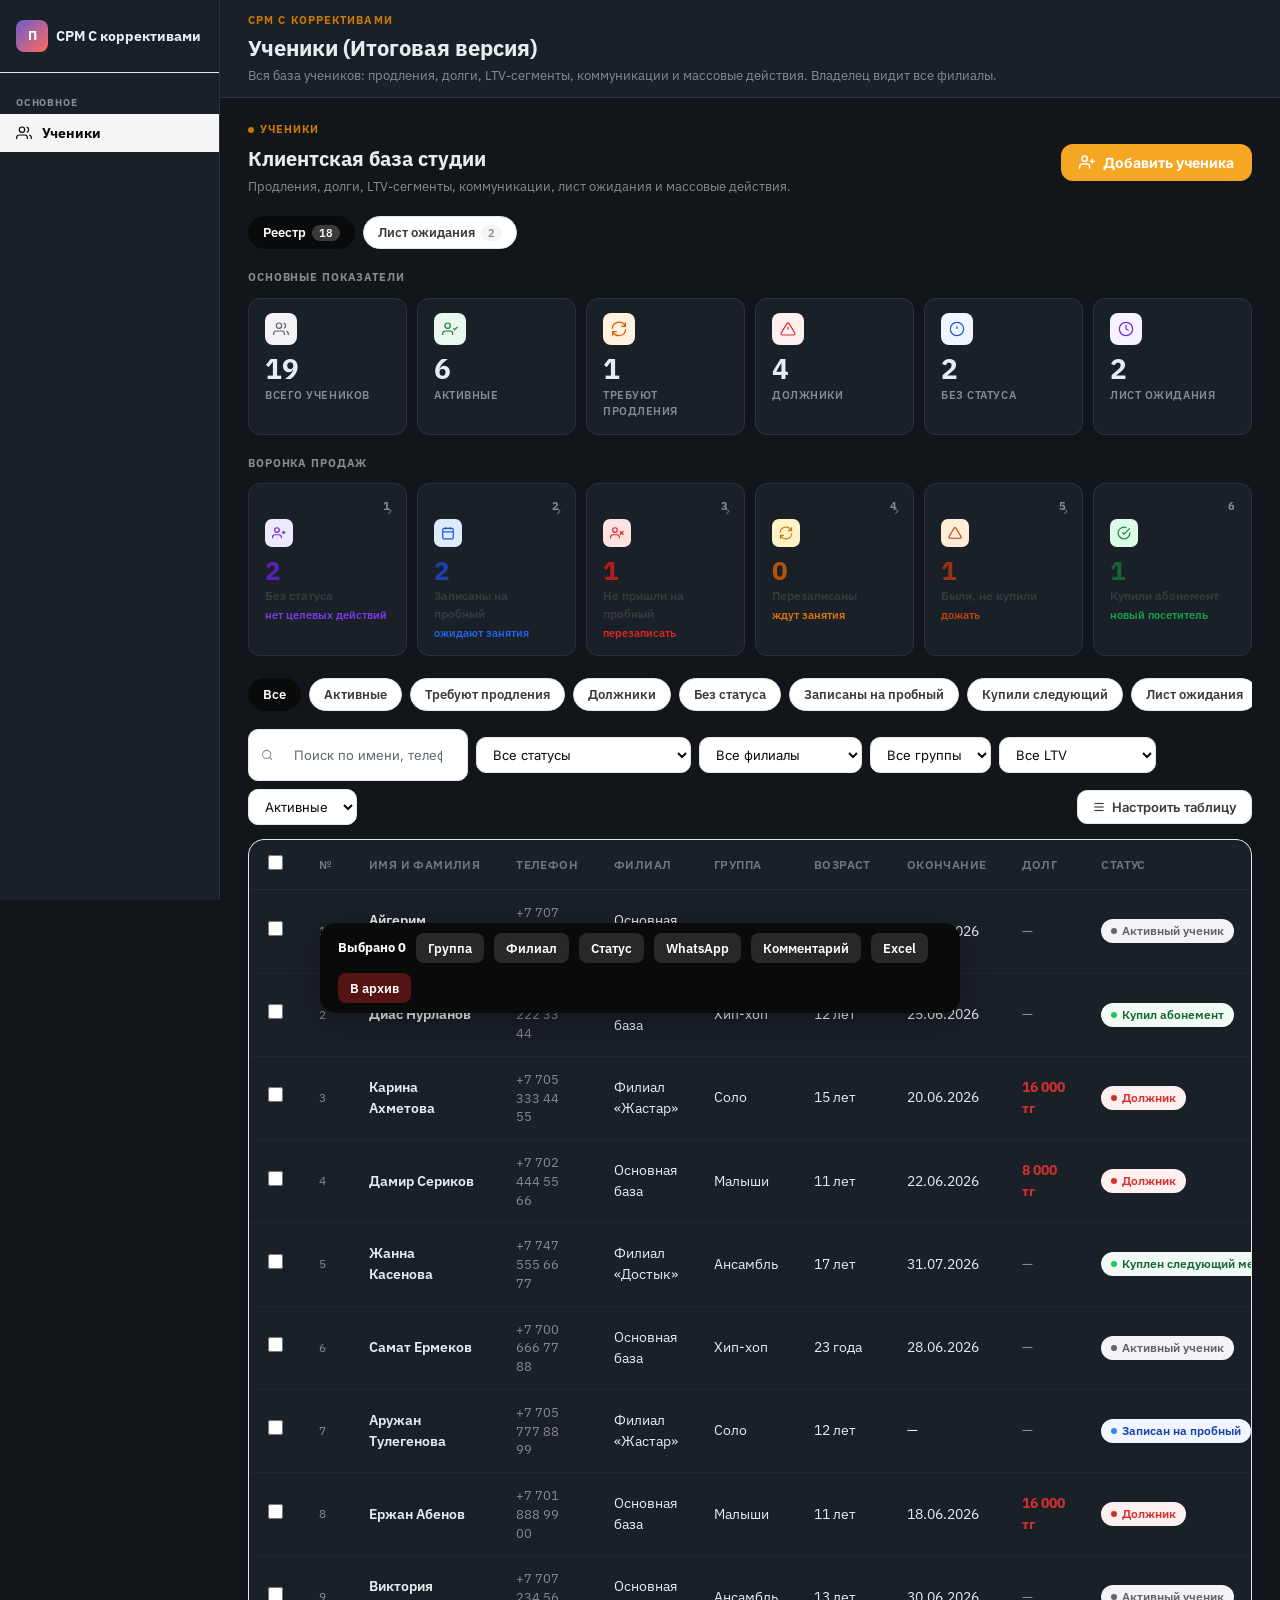
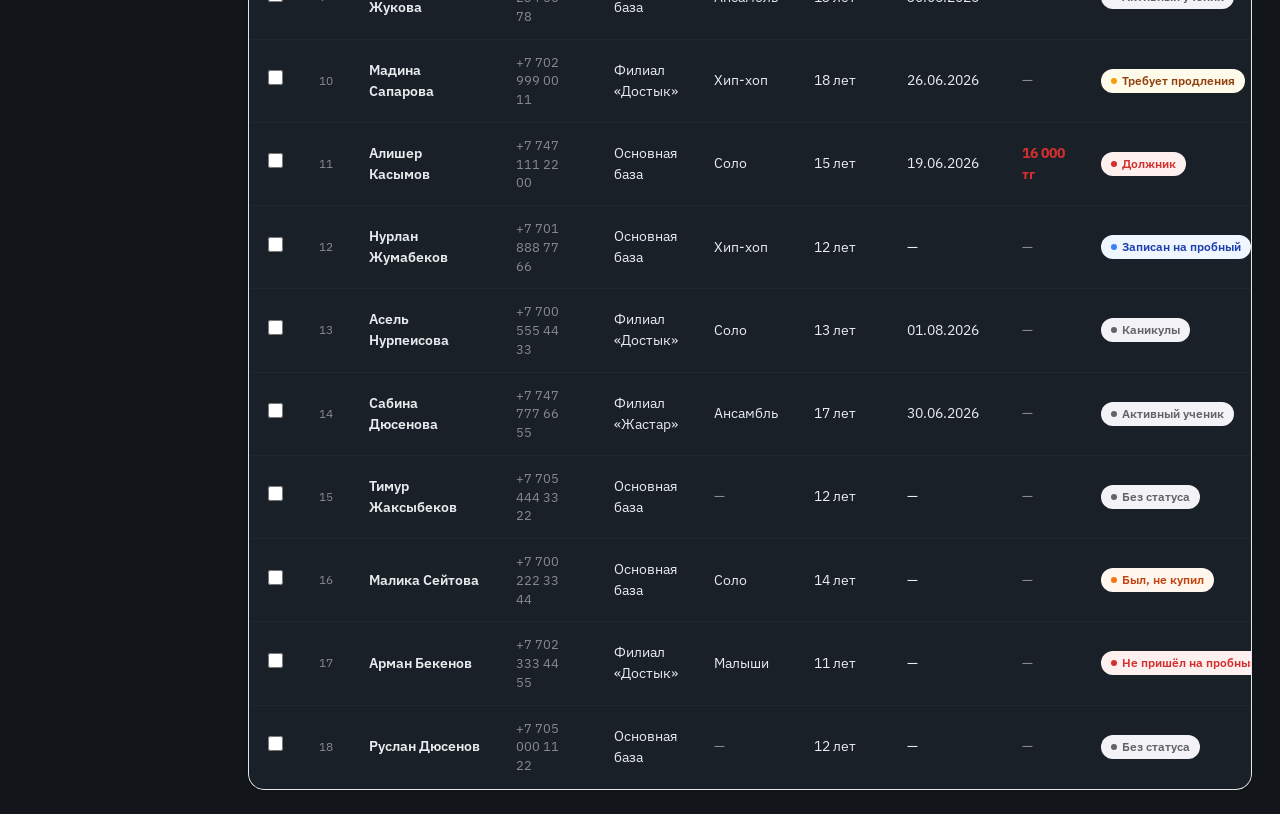
<file: pages/students.html>
<!DOCTYPE html>
<html lang="ru">
<head>
<meta charset="UTF-8">
<meta name="viewport" content="width=device-width, initial-scale=1.0">
<title>Ученики (Итоговая версия) — СРМ С коррективами</title>
<link href="https://fonts.googleapis.com/css2?family=Inter:wght@400;500;600;700;800&display=swap" rel="stylesheet">
<style>
:root{
  --bg:#F5F5F7;
  --white:#FFFFFF;
  --ink:#0A0A0A;
  --ink2:#3A3A3A;
  --muted:#8A8A8E;
  --border:#E5E5EA;
  --amber:#C87A00;
  --amber-bg:#FFF4E0;
  --amber-btn:#F5A623;
  --red:#D32F2F;
  --red-bg:#FFF0F0;
  --red-border:#FFCDD2;
  --green:#1B7B3A;
  --green-bg:#F0FBF4;
  --green-border:#A8D5B5;
  --blue:#1A56DB;
  --blue-bg:#EFF6FF;
  --blue-border:#BFDBFE;
  --purple:#6D28D9;
  --purple-bg:#F5F3FF;
  --purple-border:#DDD6FE;
  --orange:#C2410C;
  --orange-bg:#FFF7ED;
  --orange-border:#FED7AA;
  --sh:0 1px 3px rgba(0,0,0,.08),0 1px 2px rgba(0,0,0,.04);
  --sh2:0 4px 16px rgba(0,0,0,.1);
}
*{box-sizing:border-box;margin:0;padding:0;}
body{background:var(--bg);font-family:'Inter',sans-serif;color:var(--ink);font-size:14px;line-height:1.5;}

/* LAYOUT */
.layout{display:flex;min-height:100vh;}
.sidebar{width:220px;background:var(--white);border-right:1px solid var(--border);padding:20px 0;flex-shrink:0;position:sticky;top:0;height:100vh;overflow-y:auto;}
.sidebar-logo{display:flex;align-items:center;gap:8px;padding:0 16px 20px;border-bottom:1px solid var(--border);margin-bottom:8px;}
.sidebar-logo-icon{width:32px;height:32px;border-radius:8px;background:linear-gradient(135deg,#6D5BD0,#FF6B5B);display:flex;align-items:center;justify-content:center;color:#fff;font-weight:800;font-size:13px;}
.sidebar-logo-text{font-weight:800;font-size:14px;}
.sidebar-logo-text span{color:#6D5BD0;}
.sidebar-item{display:flex;align-items:center;gap:10px;padding:9px 16px;font-size:13.5px;font-weight:500;color:var(--muted);cursor:pointer;border-radius:0;transition:.15s;}
.sidebar-item:hover{background:var(--bg);color:var(--ink);}
.sidebar-item.active{color:var(--ink);font-weight:700;background:var(--bg);}
.sidebar-item svg{flex-shrink:0;}
.sidebar-section{font-size:10px;font-weight:700;text-transform:uppercase;letter-spacing:.08em;color:var(--muted);padding:14px 16px 4px;}

.main{flex:1;overflow-x:hidden;}

/* TOP BAR */
.topbar{background:var(--white);border-bottom:1px solid var(--border);padding:12px 28px;display:flex;align-items:center;justify-content:space-between;}
.topbar-label{font-size:11px;font-weight:700;text-transform:uppercase;letter-spacing:.1em;color:var(--amber);}
.topbar-title{font-size:22px;font-weight:800;margin-top:2px;}
.topbar-sub{font-size:13px;color:var(--muted);margin-top:2px;}
.topbar-right{display:flex;align-items:center;gap:10px;}

/* PAGE CONTENT */
.content{padding:24px 28px;}

/* SECTION HEADER */
.section-eyebrow{font-size:10.5px;font-weight:700;text-transform:uppercase;letter-spacing:.1em;color:var(--amber);display:flex;align-items:center;gap:6px;margin-bottom:6px;}
.section-eyebrow::before{content:'';width:6px;height:6px;border-radius:50%;background:var(--amber);}
.section-title-row{display:flex;align-items:flex-start;justify-content:space-between;margin-bottom:20px;flex-wrap:wrap;gap:12px;}
.section-title{font-size:20px;font-weight:800;}
.section-sub{font-size:13px;color:var(--muted);margin-top:3px;font-weight:400;}

/* TABS */
.view-tabs{display:flex;gap:8px;margin-bottom:20px;}
.view-tab{display:inline-flex;align-items:center;gap:6px;padding:7px 14px;border-radius:999px;border:1.5px solid var(--border);background:var(--white);font-size:13px;font-weight:600;color:var(--ink2);cursor:pointer;transition:.15s;}
.view-tab:hover{border-color:#aaa;}
.view-tab.active{background:var(--ink);color:#fff;border-color:var(--ink);}
.view-tab .badge{background:rgba(255,255,255,.2);color:#fff;border-radius:999px;padding:1px 7px;font-size:11px;}
.view-tab:not(.active) .badge{background:var(--bg);color:var(--muted);}

/* KPI SECTION */
.kpi-label{font-size:11px;font-weight:700;text-transform:uppercase;letter-spacing:.08em;color:var(--muted);margin-bottom:12px;}
.kpi-grid{display:grid;grid-template-columns:repeat(6,1fr);gap:10px;margin-bottom:20px;}
.kpi-card{background:var(--white);border:1px solid var(--border);border-radius:14px;padding:14px 16px;cursor:pointer;transition:transform .12s,box-shadow .15s;}
.kpi-card:hover{transform:translateY(-2px);box-shadow:var(--sh2);}
.kpi-icon{width:32px;height:32px;border-radius:8px;display:flex;align-items:center;justify-content:center;margin-bottom:10px;}
.kpi-icon.gray{background:#F2F2F7;color:#636366;}
.kpi-icon.green{background:#E8F8EE;color:var(--green);}
.kpi-icon.orange{background:#FFF3E0;color:#E65100;}
.kpi-icon.red{background:var(--red-bg);color:var(--red);}
.kpi-icon.blue{background:var(--blue-bg);color:var(--blue);}
.kpi-icon.purple{background:var(--purple-bg);color:var(--purple);}
.kpi-number{font-size:28px;font-weight:800;line-height:1;margin-bottom:4px;}
.kpi-name{font-size:11px;font-weight:600;text-transform:uppercase;letter-spacing:.05em;color:var(--muted);}

/* FUNNEL */
.funnel-grid{display:grid;grid-template-columns:repeat(6,1fr);gap:10px;margin-bottom:22px;}
.funnel-card{border-radius:14px;padding:14px 16px;cursor:pointer;border:1px solid transparent;transition:transform .12s,box-shadow .15s;position:relative;}
.funnel-card:hover{transform:translateY(-2px);box-shadow:var(--sh2);}
.funnel-card::after{content:'›';position:absolute;right:14px;top:14px;font-size:16px;opacity:.35;}
.funnel-card:last-child::after{display:none;}
.funnel-num{font-size:11px;font-weight:700;text-align:right;color:var(--muted);margin-bottom:4px;}
.funnel-icon{width:28px;height:28px;border-radius:7px;display:flex;align-items:center;justify-content:center;margin-bottom:10px;}
.funnel-value{font-size:26px;font-weight:800;line-height:1;margin-bottom:4px;}
.funnel-name{font-size:12px;font-weight:600;color:var(--ink2);margin-bottom:2px;}
.funnel-hint{font-size:11px;font-weight:600;}

.fc1{background:#F8F6FF;border-color:#DDD6FE;} .fc1 .funnel-icon{background:#EDE9FE;color:#6D28D9;} .fc1 .funnel-value{color:#5B21B6;} .fc1 .funnel-hint{color:#7C3AED;}
.fc2{background:#EFF6FF;border-color:#BFDBFE;} .fc2 .funnel-icon{background:#DBEAFE;color:#1D4ED8;} .fc2 .funnel-value{color:#1E40AF;} .fc2 .funnel-hint{color:#2563EB;}
.fc3{background:#FFF5F5;border-color:#FECACA;} .fc3 .funnel-icon{background:#FEE2E2;color:#DC2626;} .fc3 .funnel-value{color:#B91C1C;} .fc3 .funnel-hint{color:#DC2626;}
.fc4{background:#FFFBEB;border-color:#FDE68A;} .fc4 .funnel-icon{background:#FEF3C7;color:#D97706;} .fc4 .funnel-value{color:#B45309;} .fc4 .funnel-hint{color:#D97706;}
.fc5{background:#FFF7ED;border-color:#FED7AA;} .fc5 .funnel-icon{background:#FFEDD5;color:#C2410C;} .fc5 .funnel-value{color:#9A3412;} .fc5 .funnel-hint{color:#C2410C;}
.fc6{background:#F0FDF4;border-color:#BBF7D0;} .fc6 .funnel-icon{background:#DCFCE7;color:#15803D;} .fc6 .funnel-value{color:#166534;} .fc6 .funnel-hint{color:#16A34A;}

/* SEGMENTS */
.segs{display:flex;gap:8px;overflow-x:auto;padding-bottom:4px;margin-bottom:14px;}
.seg{flex:none;padding:7px 14px;border-radius:999px;border:1px solid var(--border);background:var(--white);font-size:13px;font-weight:600;color:var(--ink2);cursor:pointer;white-space:nowrap;transition:.15s;}
.seg:hover{background:var(--bg);}
.seg.active{background:var(--ink);color:#fff;border-color:var(--ink);}

/* FILTER ROW */
.filter-row{display:flex;align-items:center;gap:8px;flex-wrap:wrap;margin-bottom:14px;}
.search-box{display:flex;align-items:center;gap:8px;background:var(--white);border:1px solid var(--border);border-radius:10px;padding:8px 12px;width:220px;}
.search-box input{border:none;outline:none;font-family:'Inter';font-size:13px;width:100%;background:transparent;}
.fsel{padding:8px 12px;border:1px solid var(--border);border-radius:10px;font-family:'Inter';font-size:13px;background:var(--white);color:var(--ink);cursor:pointer;}
.fsel:focus{outline:1px solid #6D5BD0;}
.btn-customize{display:flex;align-items:center;gap:6px;padding:8px 14px;border-radius:10px;border:1px solid var(--border);background:var(--white);font-family:'Inter';font-size:13px;font-weight:600;cursor:pointer;color:var(--ink2);margin-left:auto;}
.btn-customize:hover{background:var(--bg);}

/* TABLE */
.table-wrap{background:var(--white);border:1px solid var(--border);border-radius:16px;overflow:hidden;box-shadow:var(--sh);}
.tbl-scroll{overflow-x:auto;}
table{width:100%;border-collapse:collapse;font-size:13px;min-width:900px;}
thead th{text-align:left;font-size:11px;font-weight:700;text-transform:uppercase;letter-spacing:.05em;color:var(--muted);padding:12px 14px;background:#FAFAFA;border-bottom:1px solid var(--border);white-space:nowrap;}
tbody td{padding:12px 14px;border-bottom:1px solid var(--border);vertical-align:middle;}
tbody tr:last-child td{border-bottom:none;}
tbody tr:hover td{background:#FAFAFE;cursor:pointer;}
tbody tr.sel td{background:#F5F3FF;}
.td-num{color:var(--muted);font-size:12px;}
.td-name{font-weight:600;}
.td-phone{color:var(--muted);font-size:12.5px;}
.td-debt{font-weight:700;color:var(--red);}
.td-debt.no{color:var(--muted);font-weight:400;}

/* STATUS PILLS */
.pill{display:inline-flex;align-items:center;gap:5px;padding:3px 10px;border-radius:999px;font-size:12px;font-weight:600;white-space:nowrap;}
.pill .dot{width:6px;height:6px;border-radius:50%;flex-shrink:0;}
.pill-gray{background:#F2F2F7;color:#636366;} .pill-gray .dot{background:#636366;}
.pill-blue{background:var(--blue-bg);color:#1E40AF;} .pill-blue .dot{background:#3B82F6;}
.pill-red{background:var(--red-bg);color:var(--red);} .pill-red .dot{background:var(--red);}
.pill-amber{background:#FFFBEB;color:#92400E;} .pill-amber .dot{background:#F59E0B;}
.pill-green{background:var(--green-bg);color:#166534;} .pill-green .dot{background:#22C55E;}
.pill-purple{background:var(--purple-bg);color:#5B21B6;} .pill-purple .dot{background:#8B5CF6;}
.pill-orange{background:var(--orange-bg);color:var(--orange);} .pill-orange .dot{background:#F97316;}

.ltv{display:inline-block;padding:2px 8px;border-radius:6px;font-size:11.5px;font-weight:600;background:#F2F2F7;color:#636366;}
.ltv.gold{background:#FEF3C7;color:#92400E;}

/* ROW ACTIONS */
.row-acts{display:flex;gap:4px;}
.ract{width:28px;height:28px;border-radius:8px;border:none;background:none;cursor:pointer;color:var(--muted);display:flex;align-items:center;justify-content:center;transition:.15s;}
.ract:hover{background:var(--bg);color:var(--ink);}

/* ADD BUTTON */
.btn-add{display:inline-flex;align-items:center;gap:8px;padding:10px 18px;border-radius:12px;background:var(--amber-btn);color:#fff;font-family:'Inter';font-size:14px;font-weight:700;border:none;cursor:pointer;transition:.15s;}
.btn-add:hover{filter:brightness(1.05);}

/* CHECKBOX */
input[type=checkbox]{accent-color:#6D5BD0;width:15px;height:15px;cursor:pointer;}

/* MASS BAR */
.mass-bar{position:fixed;left:50%;bottom:22px;transform:translateX(-50%) translateY(150%);background:var(--ink);color:#fff;border-radius:16px;padding:10px 18px;display:flex;align-items:center;gap:10px;box-shadow:0 8px 32px rgba(0,0,0,.3);z-index:40;transition:transform .25s;flex-wrap:wrap;max-width:94vw;}
.mass-bar.show{transform:translateX(-50%) translateY(0);}
.mass-bar .mc{font-weight:700;font-size:13px;}
.mass-bar button{background:rgba(255,255,255,.12);color:#fff;border:none;border-radius:8px;padding:7px 12px;font-size:12.5px;font-weight:600;cursor:pointer;}
.mass-bar button:hover{background:rgba(255,255,255,.2);}
.mass-bar button.danger{background:rgba(220,38,38,.35);}

/* DRAWER */
.drawer-ov{position:fixed;inset:0;background:rgba(0,0,0,.35);opacity:0;pointer-events:none;transition:opacity .2s;z-index:55;}
.drawer-ov.open{opacity:1;pointer-events:auto;}
.drawer{position:fixed;top:0;right:0;height:100%;width:420px;max-width:95vw;background:var(--white);box-shadow:-12px 0 40px rgba(0,0,0,.12);transform:translateX(100%);transition:transform .25s;z-index:56;overflow-y:auto;}
.drawer-ov.open .drawer{transform:translateX(0);}
.drawer-hd{padding:20px 22px 16px;border-bottom:1px solid var(--border);}
.drawer-hd-top{display:flex;align-items:flex-start;justify-content:space-between;margin-bottom:10px;}
.drawer-hd-name{font-size:20px;font-weight:800;}
.drawer-close{background:none;border:none;cursor:pointer;color:var(--muted);width:28px;height:28px;border-radius:50%;display:flex;align-items:center;justify-content:center;font-size:16px;}
.drawer-close:hover{background:var(--bg);}
.drawer-chips{display:flex;flex-wrap:wrap;gap:6px;}
.dchip{display:inline-flex;align-items:center;gap:5px;padding:4px 10px;border-radius:999px;border:1px solid var(--border);background:var(--bg);font-size:12px;font-weight:600;color:var(--ink2);}
.drawer-body{padding:18px 22px;}
.drawer-sec{margin-bottom:20px;}
.drawer-label{font-size:10.5px;font-weight:700;text-transform:uppercase;letter-spacing:.07em;color:var(--muted);margin-bottom:10px;display:flex;align-items:center;gap:8px;}
.drawer-label::after{content:'';flex:1;height:1px;background:var(--border);}
.drawer-acts{display:flex;gap:8px;flex-wrap:wrap;margin-bottom:14px;}
.dl{display:grid;grid-template-columns:110px 1fr;row-gap:10px;font-size:13px;}
.dl dt{color:var(--muted);} .dl dd{margin:0;font-weight:500;}

/* CONFLICT ALERT */
.conflict{background:#FFF5F5;border:1.5px solid #FECACA;border-radius:10px;padding:10px 13px;font-size:12.5px;color:var(--red);display:flex;align-items:flex-start;gap:8px;margin-bottom:10px;}
.conflict svg{flex-shrink:0;margin-top:1px;}
.conflict.warn{background:#FFFBEB;border-color:#FDE68A;color:#92400E;}

/* COMMENTS */
.dc-item{padding:9px 0;border-bottom:1px solid var(--border);font-size:13px;}
.dc-item:last-child{border-bottom:none;}
.dc-meta{font-size:11px;color:var(--muted);margin-bottom:2px;}
.dc-inp-row{display:flex;gap:7px;margin-top:10px;}
.dc-inp{flex:1;border:1px solid var(--border);border-radius:9px;padding:8px 11px;font-family:'Inter';font-size:13px;}
.dc-inp:focus{outline:2px solid #6D5BD0;border-color:transparent;}

/* STATUS CHANGE */
.status-sel{width:100%;padding:9px 11px;border:1px solid var(--border);border-radius:9px;font-family:'Inter';font-size:13px;color:var(--ink);background:var(--white);margin-bottom:10px;}

/* BTNS */
.btn{font-family:'Inter';font-size:13px;font-weight:600;padding:9px 16px;border-radius:10px;border:none;cursor:pointer;display:inline-flex;align-items:center;gap:7px;transition:.15s;}
.btn:active{transform:scale(.97);}
.btn-primary{background:linear-gradient(135deg,#6D5BD0,#FF6B5B 90%);color:#fff;}
.btn-primary:hover{filter:brightness(1.08);}
.btn-secondary{background:var(--white);color:var(--ink);border:1px solid var(--border);}
.btn-secondary:hover{background:var(--bg);}
.btn-ghost{background:var(--bg);color:var(--muted);border:1px solid var(--border);}
.btn-wait{background:var(--purple-bg);color:var(--purple);border:1px solid var(--purple-border);width:100%;justify-content:center;border-radius:9px;padding:9px;}
.btn-wait:hover{background:var(--purple);color:#fff;}

/* MODAL */
.modal-ov{position:fixed;inset:0;background:rgba(0,0,0,.4);display:flex;align-items:center;justify-content:center;padding:20px;z-index:60;opacity:0;pointer-events:none;transition:opacity .2s;}
.modal-ov.open{opacity:1;pointer-events:auto;}
.modal-box{background:var(--white);border-radius:20px;max-width:480px;width:100%;box-shadow:0 24px 60px rgba(0,0,0,.2);transform:translateY(8px);transition:transform .2s;}
.modal-ov.open .modal-box{transform:translateY(0);}
.modal-hd{padding:20px 22px 16px;border-bottom:1px solid var(--border);}
.modal-hd h3{font-size:17px;font-weight:800;}
.modal-hd p{font-size:12.5px;color:var(--muted);margin-top:3px;}
.modal-body{padding:16px 22px 0;}
.fgrid{display:grid;grid-template-columns:1fr 1fr;gap:10px;}
.fg-full{grid-column:1/-1;}
.f{display:flex;flex-direction:column;gap:4px;}
.f label{font-size:12px;font-weight:600;color:var(--muted);}
.f label .req{color:#e53e3e;}
.f input,.f select,.f textarea{width:100%;padding:9px 11px;border:1px solid var(--border);border-radius:9px;font-family:'Inter';font-size:13.5px;color:var(--ink);}
.f input:focus,.f select:focus,.f textarea:focus{outline:2px solid #6D5BD0;border-color:transparent;}
.age-hint{font-size:11.5px;color:#6D5BD0;font-weight:600;margin-top:2px;}
.radio-row{display:flex;gap:8px;margin-top:2px;}
.radio-opt{display:inline-flex;align-items:center;gap:6px;padding:7px 13px;border-radius:999px;border:1px solid var(--border);background:var(--bg);font-size:13px;cursor:pointer;font-weight:600;color:var(--muted);}
.radio-opt input{display:none;}
.radio-opt.on{background:var(--purple-bg);border-color:#8B5CF6;color:var(--purple);}
.modal-foot{padding:14px 22px 20px;display:flex;gap:8px;justify-content:flex-end;border-top:1px solid var(--border);margin-top:16px;}

/* COL CUSTOMIZER */
.col-list{display:grid;grid-template-columns:1fr 1fr;gap:8px;padding:16px 22px;}
.col-item{display:flex;align-items:center;gap:9px;padding:9px 12px;border-radius:10px;border:1px solid var(--border);background:var(--bg);font-size:13.5px;font-weight:600;cursor:pointer;}
.col-item input{accent-color:#6D5BD0;width:15px;height:15px;}
.col-item.on{background:var(--purple-bg);border-color:#8B5CF6;color:var(--purple);}

/* WAITLIST */
.pri{display:inline-flex;align-items:center;gap:5px;padding:3px 9px;border-radius:999px;font-size:11.5px;font-weight:600;}
.pri-h{background:var(--red-bg);color:var(--red);}
.pri-m{background:#FFFBEB;color:#92400E;}
.pri-l{background:var(--green-bg);color:var(--green);}

/* TOASTS */
.toasts{position:fixed;bottom:24px;right:24px;display:flex;flex-direction:column;gap:9px;z-index:70;}
.toast{padding:11px 16px;border-radius:12px;font-size:13.5px;display:flex;align-items:center;gap:8px;box-shadow:0 4px 20px rgba(0,0,0,.2);animation:tin .25s ease;max-width:340px;}
.toast.ok{background:var(--ink);color:#fff;}
.toast.err{background:var(--red);color:#fff;}
.toast.wrn{background:#92400E;color:#fff;}
@keyframes tin{from{opacity:0;transform:translateY(8px);}to{opacity:1;transform:none;}}
.toast.out{animation:tout .2s ease forwards;}
@keyframes tout{to{opacity:0;transform:translateY(8px);}}

.empty-row{padding:48px;text-align:center;color:var(--muted);}

@media(max-width:900px){.kpi-grid,.funnel-grid{grid-template-columns:repeat(3,1fr);} .sidebar{display:none;}}
@media(max-width:600px){.kpi-grid,.funnel-grid{grid-template-columns:repeat(2,1fr);}}
</style>
  <link rel="stylesheet" href="../echo-gor-theme.css">
</head>
<body>
<div class="layout">

<!-- SIDEBAR -->
<aside class="sidebar">
  <div class="sidebar-logo">
    <div class="sidebar-logo-icon">П</div>
    <div class="sidebar-logo-text">СРМ С коррективами</div>
  </div>
  <div class="sidebar-section">Основное</div>

  <div class="sidebar-item active">
    <svg width="16" height="16" viewBox="0 0 24 24" fill="none" stroke="currentColor" stroke-width="1.8"><path d="M17 21v-2a4 4 0 00-4-4H5a4 4 0 00-4 4v2"/><circle cx="9" cy="7" r="4"/><path d="M23 21v-2a4 4 0 00-3-3.87M16 3.13a4 4 0 010 7.75"/></svg>
    Ученики
  </div>



</aside>

<!-- MAIN -->
<div class="main">

  <!-- TOP BAR -->
  <div class="topbar">
    <div>
      <div class="topbar-label">СРМ С КОРРЕКТИВАМИ</div>
      <div class="topbar-title">Ученики (Итоговая версия)</div>
      <div class="topbar-sub">Вся база учеников: продления, долги, LTV-сегменты, коммуникации и массовые действия. Владелец видит все филиалы.</div>
    </div>
  </div>

  <!-- CONTENT -->
  <div class="content">

    <!-- SECTION HEADER -->
    <div class="section-eyebrow">Ученики</div>
    <div class="section-title-row">
      <div>
        <div class="section-title">Клиентская база студии</div>
        <div class="section-sub">Продления, долги, LTV-сегменты, коммуникации, лист ожидания и массовые действия.</div>
      </div>
      <button class="btn-add" onclick="openModal('addStudent')">
        <svg width="16" height="16" viewBox="0 0 24 24" fill="none" stroke="currentColor" stroke-width="2.2" stroke-linecap="round" stroke-linejoin="round"><path d="M16 21v-2a4 4 0 00-4-4H5a4 4 0 00-4 4v2"/><circle cx="8.5" cy="7" r="4"/><line x1="20" y1="8" x2="20" y2="14"/><line x1="23" y1="11" x2="17" y2="11"/></svg>
        Добавить ученика
      </button>
    </div>

    <!-- VIEW TABS -->
    <div class="view-tabs">
      <button class="view-tab active" onclick="showView('registry')">Реестр <span class="badge" id="tabBadge1">0</span></button>
      <button class="view-tab" onclick="showView('waitlist')">Лист ожидания <span class="badge" id="tabBadge2">0</span></button>
    </div>

    <!-- REGISTRY VIEW -->
    <div id="view-registry">

      <!-- KPI -->
      <div class="kpi-label">Основные показатели</div>
      <div class="kpi-grid" id="kpiGrid"></div>

      <!-- FUNNEL -->
      <div class="kpi-label">Воронка продаж</div>
      <div class="funnel-grid" id="funnelGrid"></div>

      <!-- SEGMENTS -->
      <div class="segs" id="segsRow"></div>

      <!-- FILTER ROW -->
      <div class="filter-row">
        <div class="search-box">
          <svg width="14" height="14" viewBox="0 0 24 24" fill="none" stroke="#8A8A8E" stroke-width="2" stroke-linecap="round" stroke-linejoin="round"><circle cx="11" cy="11" r="8"/><line x1="21" y1="21" x2="16.65" y2="16.65"/></svg>
          <input type="text" id="searchInp" placeholder="Поиск по имени, телефону…" oninput="applyFilters()">
        </div>
        <select class="fsel" id="fStatus" onchange="applyFilters()">
          <option value="all">Все статусы</option>
          <option value="no_status">Без статуса</option>
          <option value="trial_scheduled">Записан на пробный</option>
          <option value="trial_missed">Не пришёл на пробный</option>
          <option value="trial_rescheduled">Перезаписан</option>
          <option value="trial_no_buy">Был, не купил</option>
          <option value="bought">Купил абонемент</option>
          <option value="active">Активный ученик</option>
          <option value="renewal_needed">Требует продления</option>
          <option value="debt">Должник</option>
          <option value="next_month">Куплен следующий месяц</option>
          <option value="waitlist">Лист ожидания</option>
          <option value="vacation">Каникулы</option>
          <option value="left">Ушедший</option>
        </select>
        <select class="fsel" id="fBranch" onchange="applyFilters()">
          <option value="all">Все филиалы</option>
          <option>Основная база</option>
          <option>Филиал «Жастар»</option>
          <option>Филиал «Достык»</option>
        </select>
        <select class="fsel" id="fGroup" onchange="applyFilters()">
          <option value="all">Все группы</option>
          <option>Ансамбль</option><option>Соло</option><option>Хип-хоп</option><option>Малыши</option>
        </select>
        <select class="fsel" id="fLtv" onchange="applyFilters()">
          <option value="all">Все LTV</option>
          <option>Новый</option><option>Адаптация</option><option>Постоянный</option>
          <option>Лояльный</option><option>Ядро студии</option><option>Легенда Эхо Гор</option>
        </select>
        <select class="fsel" id="fArch" onchange="applyFilters()">
          <option value="active">Активные</option>
          <option value="archive">Архив</option>
          <option value="all">Все</option>
        </select>
        <button class="btn-customize" onclick="openModal('colCustomizer')">
          <svg width="14" height="14" viewBox="0 0 24 24" fill="none" stroke="currentColor" stroke-width="2"><line x1="4" y1="6" x2="20" y2="6"/><line x1="4" y1="12" x2="20" y2="12"/><line x1="4" y1="18" x2="20" y2="18"/></svg>
          Настроить таблицу
        </button>
      </div>

      <!-- TABLE -->
      <div class="table-wrap">
        <div class="tbl-scroll">
          <table>
            <thead id="tHead"></thead>
            <tbody id="tBody"></tbody>
          </table>
        </div>
        <div class="empty-row" id="emptyRow" style="display:none;">Никого не найдено по текущим фильтрам</div>
      </div>
    </div>

    <!-- WAITLIST VIEW -->
    <div id="view-waitlist" style="display:none;">
      <div class="table-wrap">
        <div class="tbl-scroll">
          <table>
            <thead><tr><th>#</th><th>Имя и фамилия</th><th>Телефон</th><th>Пол</th><th>Возраст</th><th>Филиал</th><th>Группа</th><th>В очереди с</th><th>Ожидание</th><th>Приоритет</th><th>Комментарий</th><th>Действия</th></tr></thead>
            <tbody id="wlBody"></tbody>
          </table>
        </div>
        <div class="empty-row" id="wlEmpty" style="display:none;">Лист ожидания пуст</div>
      </div>
    </div>

  </div><!-- /content -->
</div><!-- /main -->
</div><!-- /layout -->

<!-- MASS BAR -->
<div class="mass-bar" id="massBar">
  <span class="mc" id="massCnt">Выбрано 0</span>
  <button onclick="openModal('massGroup')">Группа</button>
  <button onclick="openModal('massBranch')">Филиал</button>
  <button onclick="openModal('massStatus')">Статус</button>
  <button onclick="massWa()">WhatsApp</button>
  <button onclick="massComment()">Комментарий</button>
  <button onclick="massExport()">Excel</button>
  <button class="danger" onclick="massArchive()">В архив</button>
</div>

<!-- DRAWER -->
<div class="drawer-ov" id="drawerOv" onclick="if(event.target===this)closeDrawer()">
  <div class="drawer" id="drawer"></div>
</div>

<!-- ADD STUDENT MODAL -->
<div class="modal-ov" id="modal-addStudent">
  <div class="modal-box">
    <div class="modal-hd"><h3>Новый ученик</h3><p>Статус «Без статуса» · После сохранения откроется карточка</p></div>
    <div class="modal-body">
      <div class="fgrid">
        <div class="f"><label>Имя <span class="req">*</span></label><input type="text" id="nFirst" placeholder="Айгерим"></div>
        <div class="f"><label>Фамилия <span class="req">*</span></label><input type="text" id="nLast" placeholder="Болатова"></div>
        <div class="f"><label>Телефон <span class="req">*</span></label><input type="tel" id="nPhone" placeholder="+7 707 …"></div>
        <div class="f"><label>Дата рождения</label><input type="date" id="nDob" oninput="calcAge()"><div class="age-hint" id="ageHint"></div></div>
        <div class="f fg-full"><label>Пол</label>
          <div class="radio-row">
            <label class="radio-opt on" id="rF"><input type="radio" name="gender" value="female" checked> Женский</label>
            <label class="radio-opt" id="rM"><input type="radio" name="gender" value="male"> Мужской</label>
          </div>
        </div>
        <div class="f"><label>Филиал <span class="req">*</span></label><select id="nBranch"><option>Основная база</option><option>Филиал «Жастар»</option><option>Филиал «Достык»</option></select></div>
        <div class="f"><label>Группа</label><select id="nGroup"><option value="">— не выбрана —</option><option>Ансамбль</option><option>Соло</option><option>Хип-хоп</option><option>Малыши</option></select></div>
        <div class="f"><label>Источник</label><select id="nSource"><option>Instagram</option><option>WhatsApp</option><option>TikTok</option><option>Google</option><option>2GIS</option><option>Рекомендация</option><option>Повторный клиент</option><option>Другое</option></select></div>
        <div class="f"><label>Имя родителя</label><input type="text" id="nParent" placeholder="Жанна"></div>
        <div class="f fg-full"><label>Комментарий</label><textarea id="nComment" rows="2" placeholder="Любые заметки…"></textarea></div>
      </div>
    </div>
    <div class="modal-foot">
      <button class="btn btn-ghost" onclick="closeModal('addStudent')">Отмена</button>
      <button class="btn btn-primary" onclick="saveNewStudent()">Сохранить и открыть карточку →</button>
    </div>
  </div>
</div>

<!-- COL CUSTOMIZER -->
<div class="modal-ov" id="modal-colCustomizer">
  <div class="modal-box" style="max-width:420px;">
    <div class="modal-hd"><h3>Настроить таблицу</h3><p>Включите нужные столбцы</p></div>
    <div class="col-list" id="colList"></div>
    <div class="modal-foot"><button class="btn btn-ghost" onclick="closeModal('colCustomizer')">Отмена</button><button class="btn btn-primary" onclick="applyColSettings()">Применить</button></div>
  </div>
</div>

<!-- MASS MODALS -->
<div class="modal-ov" id="modal-massGroup"><div class="modal-box" style="max-width:340px;"><div class="modal-hd"><h3>Перевести в группу</h3></div><div class="modal-body"><div class="f"><label>Группа</label><select id="mg-g"><option>Ансамбль</option><option>Соло</option><option>Хип-хоп</option><option>Малыши</option></select></div></div><div class="modal-foot"><button class="btn btn-ghost" onclick="closeModal('massGroup')">Отмена</button><button class="btn btn-primary" onclick="doMassGroup()">Перевести</button></div></div></div>
<div class="modal-ov" id="modal-massBranch"><div class="modal-box" style="max-width:340px;"><div class="modal-hd"><h3>Сменить филиал</h3></div><div class="modal-body"><div class="f"><label>Филиал</label><select id="mg-b"><option>Основная база</option><option>Филиал «Жастар»</option><option>Филиал «Достык»</option></select></div></div><div class="modal-foot"><button class="btn btn-ghost" onclick="closeModal('massBranch')">Отмена</button><button class="btn btn-primary" onclick="doMassBranch()">Сохранить</button></div></div></div>
<div class="modal-ov" id="modal-massStatus">
  <div class="modal-box" style="max-width:340px;">
    <div class="modal-hd"><h3>Изменить статус</h3></div>
    <div class="modal-body"><div class="f"><label>Новый статус</label><select id="mg-s"><option value="no_status">Без статуса</option><option value="trial_scheduled">Записан на пробный</option><option value="trial_missed">Не пришёл на пробный</option><option value="trial_rescheduled">Перезаписан</option><option value="trial_no_buy">Был, не купил</option><option value="bought">Купил абонемент</option><option value="active">Активный ученик</option><option value="renewal_needed">Требует продления</option><option value="debt">Должник</option><option value="next_month">Куплен следующий месяц</option><option value="vacation">Каникулы</option><option value="left">Ушедший</option></select></div></div>
    <div class="modal-foot"><button class="btn btn-ghost" onclick="closeModal('massStatus')">Отмена</button><button class="btn btn-primary" onclick="doMassStatus()">Применить</button></div>
  </div>
</div>

<div class="toasts" id="toasts"></div>

<script>
// ===== КОНФИГ СТАТУСОВ =====
const SC = {
  no_status:         {label:'Без статуса',            cls:'pill-gray'},
  trial_scheduled:   {label:'Записан на пробный',     cls:'pill-blue'},
  trial_missed:      {label:'Не пришёл на пробный',   cls:'pill-red'},
  trial_rescheduled: {label:'Перезаписан',             cls:'pill-amber'},
  trial_no_buy:      {label:'Был, не купил',           cls:'pill-orange'},
  bought:            {label:'Купил абонемент',         cls:'pill-green'},
  active:            {label:'Активный ученик',         cls:'pill-gray'},
  renewal_needed:    {label:'Требует продления',       cls:'pill-amber'},
  debt:              {label:'Должник',                 cls:'pill-red'},
  next_month:        {label:'Куплен следующий месяц', cls:'pill-green'},
  waitlist:          {label:'Лист ожидания',           cls:'pill-purple'},
  vacation:          {label:'Каникулы',                cls:'pill-gray'},
  left:              {label:'Ушедший',                 cls:'pill-gray'},
};

// ===== ДАННЫЕ =====
let students = [
  {id:1,  first:'Айгерим',  last:'Болатова',   phone:'+7 707 111 22 33', gender:'female', dob:'2012-03-15', branch:'Основная база',  group:'Ансамбль', dur:14, end:'30.06.2026', debt:0,     status:'active',          archived:false, source:'Instagram',       parent:'Жанна',  comments:[]},
  {id:2,  first:'Диас',     last:'Нурланов',   phone:'+7 701 222 33 44', gender:'male',   dob:'2013-07-22', branch:'Основная база',  group:'Хип-хоп',  dur:2,  end:'25.06.2026', debt:0,     status:'bought',          archived:false, source:'TikTok',          parent:'',       comments:[]},
  {id:3,  first:'Карина',   last:'Ахметова',   phone:'+7 705 333 44 55', gender:'female', dob:'2010-11-08', branch:'Филиал «Жастар»', group:'Соло',     dur:8,  end:'20.06.2026', debt:16000, status:'debt',            archived:false, source:'Рекомендация',    parent:'Алма',   comments:[]},
  {id:4,  first:'Дамир',    last:'Сериков',    phone:'+7 702 444 55 66', gender:'male',   dob:'2015-04-01', branch:'Основная база',  group:'Малыши',   dur:5,  end:'22.06.2026', debt:8000,  status:'debt',            archived:false, source:'Google',          parent:'Айнур',  comments:[]},
  {id:5,  first:'Жанна',    last:'Касенова',   phone:'+7 747 555 66 77', gender:'female', dob:'2008-09-30', branch:'Филиал «Достык»', group:'Ансамбль', dur:45, end:'31.07.2026', debt:0,     status:'next_month',      archived:false, source:'Instagram',       parent:'',       comments:[]},
  {id:6,  first:'Самат',    last:'Ермеков',    phone:'+7 700 666 77 88', gender:'male',   dob:'2003-02-14', branch:'Основная база',  group:'Хип-хоп',  dur:62, end:'28.06.2026', debt:0,     status:'active',          archived:false, source:'2GIS',            parent:'',       comments:[]},
  {id:7,  first:'Аружан',   last:'Тулегенова', phone:'+7 705 777 88 99', gender:'female', dob:'2014-06-12', branch:'Филиал «Жастар»', group:'Соло',     dur:1,  end:null,         debt:0,     status:'trial_scheduled', archived:false, source:'WhatsApp',        parent:'Бота',   comments:[]},
  {id:8,  first:'Ержан',    last:'Абенов',     phone:'+7 701 888 99 00', gender:'male',   dob:'2014-08-05', branch:'Основная база',  group:'Малыши',   dur:9,  end:'18.06.2026', debt:16000, status:'debt',            archived:false, source:'Рекомендация',    parent:'Асем',   comments:[]},
  {id:9,  first:'Виктория', last:'Жукова',     phone:'+7 707 234 56 78', gender:'female', dob:'2013-03-15', branch:'Основная база',  group:'Ансамбль', dur:22, end:'30.06.2026', debt:0,     status:'active',          archived:false, source:'Instagram',       parent:'Жанна Жукова', comments:[]},
  {id:10, first:'Мадина',   last:'Сапарова',   phone:'+7 702 999 00 11', gender:'female', dob:'2007-12-20', branch:'Филиал «Достык»', group:'Хип-хоп',  dur:4,  end:'26.06.2026', debt:0,     status:'renewal_needed',  archived:false, source:'Повторный клиент',parent:'',       comments:[]},
  {id:11, first:'Алишер',   last:'Касымов',    phone:'+7 747 111 22 00', gender:'male',   dob:'2011-05-18', branch:'Основная база',  group:'Соло',     dur:3,  end:'19.06.2026', debt:16000, status:'debt',            archived:false, source:'Google',          parent:'Дина',   comments:[]},
  {id:12, first:'Нурлан',   last:'Жумабеков',  phone:'+7 701 888 77 66', gender:'male',   dob:'2014-01-25', branch:'Основная база',  group:'Хип-хоп',  dur:0,  end:null,         debt:0,     status:'trial_scheduled', archived:false, source:'2GIS',            parent:'Серик',  comments:[]},
  {id:13, first:'Асель',    last:'Нурпеисова', phone:'+7 700 555 44 33', gender:'female', dob:'2012-11-20', branch:'Филиал «Достык»', group:'Соло',     dur:11, end:'01.08.2026', debt:0,     status:'vacation',        archived:false, source:'Instagram',       parent:'',       comments:[]},
  {id:14, first:'Сабина',   last:'Дюсенова',   phone:'+7 747 777 66 55', gender:'female', dob:'2009-04-12', branch:'Филиал «Жастар»', group:'Ансамбль', dur:30, end:'30.06.2026', debt:0,     status:'active',          archived:false, source:'Рекомендация',    parent:'',       comments:[]},
  {id:15, first:'Бекзат',   last:'Оспанов',    phone:'+7 702 666 55 44', gender:'male',   dob:'2009-10-03', branch:'Основная база',  group:'Хип-хоп',  dur:6,  end:null,         debt:0,     status:'left',            archived:true,  source:'TikTok',          parent:'',       comments:[]},
  {id:16, first:'Тимур',    last:'Жаксыбеков', phone:'+7 705 444 33 22', gender:'male',   dob:'2014-03-10', branch:'Основная база',  group:'',         dur:0,  end:null,         debt:0,     status:'no_status',       archived:false, source:'Instagram',       parent:'',       comments:[]},
  {id:17, first:'Малика',   last:'Сейтова',    phone:'+7 700 222 33 44', gender:'female', dob:'2012-06-18', branch:'Основная база',  group:'Соло',     dur:0,  end:null,         debt:0,     status:'trial_no_buy',    archived:false, source:'Instagram',       parent:'',       comments:[]},
  {id:18, first:'Арман',    last:'Бекенов',    phone:'+7 702 333 44 55', gender:'male',   dob:'2015-02-22', branch:'Филиал «Достык»', group:'Малыши',   dur:0,  end:null,         debt:0,     status:'trial_missed',    archived:false, source:'TikTok',          parent:'Нуржан', comments:[]},
  {id:19, first:'Руслан',   last:'Дюсенов',    phone:'+7 705 000 11 22', gender:'male',   dob:'2013-09-05', branch:'Основная база',  group:'',         dur:0,  end:null,         debt:0,     status:'no_status',       archived:false, source:'Другое',          parent:'',       comments:[]},
];

let waitlist = [
  {id:101,first:'Камила', last:'Ахатова',    phone:'+7 705 999 88 77', gender:'female', dob:'2015-07-07', branch:'Филиал «Достык»', group:'Малыши',   since:'2026-05-01', comment:''},
  {id:102,first:'Гульнара',last:'Ержанова',  phone:'+7 701 222 11 00', gender:'female', dob:'2013-04-14', branch:'Основная база',  group:'Ансамбль', since:'2026-06-15', comment:'Хочет в пятницу'},
];

let selected = new Set();
let activeSeg = 'all';

// ===== ХЕЛПЕРЫ =====
const TODAY = new Date(2026,5,22);
const pad = n => String(n).padStart(2,'0');
const fmtMoney = n => n.toLocaleString('ru-RU')+' тг';
const fullName = s => s.first+' '+s.last;
function calcAgeYears(dob){
  if(!dob) return null;
  const d=new Date(dob); let age=TODAY.getFullYear()-d.getFullYear();
  if(TODAY.getMonth()-d.getMonth()<0||(TODAY.getMonth()===d.getMonth()&&TODAY.getDate()<d.getDate())) age--;
  return age;
}
function ageLabel(y){
  if(y===null) return '—';
  const m=y%10,c=y%100;
  if(m===1&&c!==11) return y+' год';
  if(m>=2&&m<=4&&!(c>=12&&c<=14)) return y+' года';
  return y+' лет';
}
function ltvSeg(m){
  if(m<3) return 'Новый'; if(m<6) return 'Адаптация'; if(m<12) return 'Постоянный';
  if(m<36) return 'Лояльный'; if(m<60) return 'Ядро студии'; return 'Легенда Эхо Гор';
}
function daysSince(iso){return Math.round((TODAY-new Date(iso))/86400000);}
function priLabel(d){return d>=30?{l:'Высокий',c:'pri-h'}:d>=7?{l:'Средний',c:'pri-m'}:{l:'Низкий',c:'pri-l'};}

// ===== КОНФЛИКТЫ =====
function conflict(s, action){
  if(action==='add_waitlist' && ['active','next_month','bought'].includes(s.status))
    return 'У ученика уже есть активный абонемент. Добавление в лист ожидания невозможно.';
  if(action==='sell_sub' && s.archived)
    return 'Ученик находится в архиве. Сначала восстановите ученика.';
  if(action==='sell_sub' && s.status==='next_month')
    return 'На выбранный период у ученика уже есть оплаченный абонемент.';
  if(action==='mark' && s.status==='waitlist')
    return 'Ученик в листе ожидания и не закреплён за активной группой.';
  if(action==='sell_group' && !s.group)
    return 'Для продажи группового абонемента необходимо выбрать группу.';
  return null;
}

// ===== СЕГМЕНТЫ =====
const SEGS = [
  {k:'all',             l:'Все',                p:s=>true},
  {k:'active',          l:'Активные',           p:s=>['active','bought','next_month','renewal_needed'].includes(s.status)},
  {k:'renewal_needed',  l:'Требуют продления',  p:s=>s.status==='renewal_needed'},
  {k:'debt',            l:'Должники',           p:s=>s.debt>0||s.status==='debt'},
  {k:'no_status',       l:'Без статуса',        p:s=>s.status==='no_status'},
  {k:'trial_scheduled', l:'Записаны на пробный',p:s=>s.status==='trial_scheduled'},
  {k:'next_month',      l:'Купили следующий',   p:s=>s.status==='next_month'},
  {k:'waitlist',        l:'Лист ожидания',      p:s=>s.status==='waitlist'},
  {k:'vacation',        l:'Каникулы',           p:s=>s.status==='vacation'},
  {k:'vacation',        l:'Вернувшиеся',        p:s=>s.status==='trial_rescheduled'},
  {k:'left',            l:'Ушедшие',            p:s=>s.archived},
];

function archPass(s){const v=document.getElementById('fArch').value;if(v==='active')return!s.archived;if(v==='archive')return s.archived;return true;}

function computeFiltered(){
  const def=SEGS.find(d=>d.k===activeSeg)||SEGS[0];
  const fSt=document.getElementById('fStatus').value;
  const fBr=document.getElementById('fBranch').value;
  const fGr=document.getElementById('fGroup').value;
  const fLtv=document.getElementById('fLtv').value;
  const q=document.getElementById('searchInp').value.trim().toLowerCase();
  return students.filter(s=>{
    if(!archPass(s)) return false;
    if(!def.p(s)) return false;
    if(fSt!=='all'&&s.status!==fSt) return false;
    if(fBr!=='all'&&s.branch!==fBr) return false;
    if(fGr!=='all'&&s.group!==fGr) return false;
    if(fLtv!=='all'&&ltvSeg(s.dur)!==fLtv) return false;
    if(q&&!([s.first,s.last,s.phone,s.parent,s.group].join(' ').toLowerCase().includes(q))) return false;
    return true;
  });
}

// ===== KPI =====
function renderKPI(){
  const na=students.filter(s=>!s.archived);
  const items=[
    {icon:`<svg width="16" height="16" viewBox="0 0 24 24" fill="none" stroke="currentColor" stroke-width="1.8"><path d="M17 21v-2a4 4 0 00-4-4H5a4 4 0 00-4 4v2"/><circle cx="9" cy="7" r="4"/><path d="M23 21v-2a4 4 0 00-3-3.87M16 3.13a4 4 0 010 7.75"/></svg>`, ic:'gray', n:students.length, l:'Всего учеников', seg:'all'},
    {icon:`<svg width="16" height="16" viewBox="0 0 24 24" fill="none" stroke="currentColor" stroke-width="1.8"><path d="M16 21v-2a4 4 0 00-4-4H5a4 4 0 00-4 4v2"/><circle cx="8.5" cy="7" r="4"/><polyline points="17 11 19 13 23 9"/></svg>`, ic:'green', n:na.filter(s=>['active','bought','next_month'].includes(s.status)).length, l:'Активные', seg:'active'},
    {icon:`<svg width="16" height="16" viewBox="0 0 24 24" fill="none" stroke="currentColor" stroke-width="1.8"><path d="M21.5 2v6h-6M2.5 22v-6h6M2 11.5a10 10 0 0118.8-4.3M22 12.5a10 10 0 01-18.8 4.2"/></svg>`, ic:'orange', n:na.filter(s=>s.status==='renewal_needed').length, l:'Требуют продления', seg:'renewal_needed'},
    {icon:`<svg width="16" height="16" viewBox="0 0 24 24" fill="none" stroke="currentColor" stroke-width="1.8"><path d="M10.29 3.86L1.82 18a2 2 0 001.71 3h16.94a2 2 0 001.71-3L13.71 3.86a2 2 0 00-3.42 0z"/><line x1="12" y1="9" x2="12" y2="13"/><line x1="12" y1="17" x2="12.01" y2="17"/></svg>`, ic:'red', n:na.filter(s=>s.debt>0||s.status==='debt').length, l:'Должники', seg:'debt'},
    {icon:`<svg width="16" height="16" viewBox="0 0 24 24" fill="none" stroke="currentColor" stroke-width="1.8"><circle cx="12" cy="12" r="10"/><line x1="12" y1="8" x2="12" y2="12"/><line x1="12" y1="16" x2="12.01" y2="16"/></svg>`, ic:'blue', n:na.filter(s=>s.status==='no_status').length, l:'Без статуса', seg:'no_status'},
    {icon:`<svg width="16" height="16" viewBox="0 0 24 24" fill="none" stroke="currentColor" stroke-width="1.8"><circle cx="12" cy="12" r="10"/><polyline points="12 6 12 12 16 14"/></svg>`, ic:'purple', n:waitlist.length, l:'Лист ожидания', seg:'waitlist'},
  ];
  document.getElementById('kpiGrid').innerHTML=items.map(i=>`
    <div class="kpi-card" onclick="filterBySeg('${i.seg}')">
      <div class="kpi-icon ${i.ic}">${i.icon}</div>
      <div class="kpi-number">${i.n}</div>
      <div class="kpi-name">${i.l}</div>
    </div>`).join('');
}

// ===== FUNNEL =====
function renderFunnel(){
  const na=students.filter(s=>!s.archived);
  const steps=[
    {k:'no_status',         l:'Без статуса',         hint:'нет целевых действий', n:1},
    {k:'trial_scheduled',   l:'Записаны на пробный', hint:'ожидают занятия',     n:2},
    {k:'trial_missed',      l:'Не пришли на пробный',hint:'перезаписать',        n:3},
    {k:'trial_rescheduled', l:'Перезаписаны',        hint:'ждут занятия',        n:4},
    {k:'trial_no_buy',      l:'Были, не купили',     hint:'дожать',              n:5},
    {k:'bought',            l:'Купили абонемент',    hint:'новый посетитель',    n:6},
  ];
  const hintCls=['fc1','fc2','fc3','fc4','fc5','fc6'];
  const icons=[
    `<svg width="14" height="14" viewBox="0 0 24 24" fill="none" stroke="currentColor" stroke-width="2"><path d="M16 21v-2a4 4 0 00-4-4H5a4 4 0 00-4 4v2"/><circle cx="8.5" cy="7" r="4"/><line x1="20" y1="8" x2="20" y2="14"/><line x1="23" y1="11" x2="17" y2="11"/></svg>`,
    `<svg width="14" height="14" viewBox="0 0 24 24" fill="none" stroke="currentColor" stroke-width="2"><rect x="3" y="4" width="18" height="18" rx="2"/><line x1="16" y1="2" x2="16" y2="6"/><line x1="8" y1="2" x2="8" y2="6"/><line x1="3" y1="10" x2="21" y2="10"/></svg>`,
    `<svg width="14" height="14" viewBox="0 0 24 24" fill="none" stroke="currentColor" stroke-width="2"><path d="M16 21v-2a4 4 0 00-4-4H5a4 4 0 00-4 4v2"/><circle cx="8.5" cy="7" r="4"/><line x1="23" y1="9" x2="17" y2="15"/><line x1="17" y1="9" x2="23" y2="15"/></svg>`,
    `<svg width="14" height="14" viewBox="0 0 24 24" fill="none" stroke="currentColor" stroke-width="2"><path d="M21.5 2v6h-6M2.5 22v-6h6M2 11.5a10 10 0 0118.8-4.3M22 12.5a10 10 0 01-18.8 4.2"/></svg>`,
    `<svg width="14" height="14" viewBox="0 0 24 24" fill="none" stroke="currentColor" stroke-width="2"><path d="M10.29 3.86L1.82 18a2 2 0 001.71 3h16.94a2 2 0 001.71-3L13.71 3.86a2 2 0 00-3.42 0z"/></svg>`,
    `<svg width="14" height="14" viewBox="0 0 24 24" fill="none" stroke="currentColor" stroke-width="2"><path d="M22 11.08V12a10 10 0 11-5.93-9.14"/><polyline points="22 4 12 14.01 9 11.01"/></svg>`,
  ];
  document.getElementById('funnelGrid').innerHTML=steps.map((st,i)=>`
    <div class="funnel-card ${hintCls[i]}" onclick="filterBySeg('${st.k}')">
      <div class="funnel-num">${st.n}</div>
      <div class="funnel-icon">${icons[i]}</div>
      <div class="funnel-value">${na.filter(s=>s.status===st.k).length}</div>
      <div class="funnel-name">${st.l}</div>
      <div class="funnel-hint">${st.hint}</div>
    </div>`).join('');
}

function filterBySeg(key){
  activeSeg=key;
  const fSt=document.getElementById('fStatus');
  if(SC[key]) fSt.value=key; else fSt.value='all';
  renderSegs();renderTable();
  document.getElementById('view-registry').scrollIntoView({behavior:'smooth',block:'start'});
}

// ===== SEGMENTS =====
const SEG_LIST=[
  {k:'all',l:'Все'},
  {k:'active',l:'Активные'},
  {k:'renewal_needed',l:'Требуют продления'},
  {k:'debt',l:'Должники'},
  {k:'no_status',l:'Без статуса'},
  {k:'trial_scheduled',l:'Записаны на пробный'},
  {k:'next_month',l:'Купили следующий'},
  {k:'waitlist',l:'Лист ожидания'},
  {k:'vacation',l:'Каникулы'},
  {k:'left',l:'Ушедшие'},
];
function renderSegs(){
  document.getElementById('segsRow').innerHTML=SEG_LIST.map(s=>`
    <button class="seg ${activeSeg===s.k?'active':''}" onclick="filterBySeg('${s.k}')">${s.l}</button>`).join('');
}

// ===== COLUMNS =====
const ALL_COLS=[
  {k:'num',   l:'№',                always:true},
  {k:'name',  l:'Имя и фамилия',   always:true},
  {k:'phone', l:'Телефон'},
  {k:'branch',l:'Филиал'},
  {k:'group', l:'Группа'},
  {k:'age',   l:'Возраст'},
  {k:'gender',l:'Пол'},
  {k:'dur',   l:'Стаж'},
  {k:'end',   l:'Окончание'},
  {k:'debt',  l:'Долг'},
  {k:'ltv',   l:'LTV'},
  {k:'source',l:'Источник'},
  {k:'status',l:'Статус'},
  {k:'actions',l:'Действия',always:true},
];
let visCols=new Set(['num','name','phone','branch','group','age','end','debt','status','actions']);

function renderTableHead(){
  const cols=ALL_COLS.filter(c=>c.always||visCols.has(c.k));
  document.getElementById('tHead').innerHTML=
    `<tr><th><input type="checkbox" id="selAll" onchange="toggleAll(this.checked)"></th>`+
    cols.map(c=>`<th>${c.l}</th>`).join('')+`</tr>`;
}

function renderTable(){
  renderTableHead();
  const rows=computeFiltered();
  document.getElementById('emptyRow').style.display=rows.length?'none':'block';
  const cols=ALL_COLS.filter(c=>c.always||visCols.has(c.k));
  let idx=0;
  document.getElementById('tBody').innerHTML=rows.map(s=>{
    idx++;
    const cfg=SC[s.status]||SC.no_status;
    const age=calcAgeYears(s.dob);
    const ltv=ltvSeg(s.dur);
    const ltvG=ltv==='Ядро студии'||ltv==='Легенда Эхо Гор';
    const cells=cols.map(c=>{
      switch(c.k){
        case 'num':    return `<td class="td-num">${idx}</td>`;
        case 'name':   return `<td class="td-name">${fullName(s)}</td>`;
        case 'phone':  return `<td class="td-phone">${s.phone}</td>`;
        case 'branch': return `<td>${s.branch}</td>`;
        case 'group':  return `<td>${s.group||'<span style="color:var(--muted)">—</span>'}</td>`;
        case 'age':    return `<td>${ageLabel(age)}</td>`;
        case 'gender': return `<td>${s.gender==='female'?'Ж':'М'}</td>`;
        case 'dur':    return `<td>${s.dur} мес.</td>`;
        case 'end':    return `<td>${s.end||'—'}</td>`;
        case 'debt':   return `<td class="td-debt ${s.debt?'':'no'}">${s.debt?fmtMoney(s.debt):'—'}</td>`;
        case 'ltv':    return `<td><span class="ltv ${ltvG?'gold':''}">${ltv}</span></td>`;
        case 'source': return `<td>${s.source||'—'}</td>`;
        case 'status': return `<td><span class="pill ${cfg.cls}"><span class="dot"></span>${cfg.label}</span></td>`;
        case 'actions':return `<td onclick="event.stopPropagation()"><div class="row-acts">
          <button class="ract" title="Позвонить" onclick="window.open('tel:${s.phone.replace(/\s/g,'')}')"><svg width="13" height="13" viewBox="0 0 24 24" fill="none" stroke="currentColor" stroke-width="2"><path d="M22 16.92v3a2 2 0 01-2.18 2 19.79 19.79 0 01-8.63-3.07 19.5 19.5 0 01-6-6 19.79 19.79 0 01-3.07-8.67A2 2 0 014.11 2h3a2 2 0 012 1.72c.127.96.362 1.903.7 2.81a2 2 0 01-.45 2.11L8.09 9.91a16 16 0 006 6l1.27-1.27a2 2 0 012.11-.45c.907.338 1.85.573 2.81.7A2 2 0 0122 16.92z"/></svg></button>
          <button class="ract" title="WhatsApp" onclick="event.stopPropagation();toast('WhatsApp: ${fullName(s)}','ok')"><svg width="13" height="13" viewBox="0 0 24 24" fill="none" stroke="currentColor" stroke-width="2"><path d="M21 11.5a8.38 8.38 0 01-.9 3.8 8.5 8.5 0 01-7.6 4.7 8.38 8.38 0 01-3.8-.9L3 21l1.9-5.7a8.38 8.38 0 01-.9-3.8 8.5 8.5 0 014.7-7.6 8.38 8.38 0 013.8-.9h.5a8.48 8.48 0 018 8v.5z"/></svg></button>
          <button class="ract" title="Telegram" onclick="event.stopPropagation();toast('Telegram: ${fullName(s)}','ok')"><svg width="13" height="13" viewBox="0 0 24 24" fill="none" stroke="currentColor" stroke-width="2"><line x1="22" y1="2" x2="11" y2="13"/><polygon points="22 2 15 22 11 13 2 9 22 2"/></svg></button>
          <button class="ract" title="Открыть карточку" onclick="event.stopPropagation();openDrawer(${s.id})"><svg width="13" height="13" viewBox="0 0 24 24" fill="none" stroke="currentColor" stroke-width="2"><path d="M1 12s4-8 11-8 11 8 11 8-4 8-11 8-11-8-11-8z"/><circle cx="12" cy="12" r="3"/></svg></button>
        </div></td>`;
        default: return '<td>—</td>';
      }
    }).join('');
    return `<tr class="row ${selected.has(s.id)?'sel':''}" onclick="openDrawer(${s.id})">
      <td onclick="event.stopPropagation()"><input type="checkbox" ${selected.has(s.id)?'checked':''} onchange="toggleSel(${s.id},this.checked)"></td>
      ${cells}</tr>`;
  }).join('');
  const selAll=document.getElementById('selAll');
  if(selAll) selAll.checked=rows.length>0&&rows.every(r=>selected.has(r.id));
  renderMassBar();
}

// ===== DRAWER =====
let dSid=null;
function openDrawer(id){dSid=id;renderDrawer();document.getElementById('drawerOv').classList.add('open');}
function closeDrawer(){document.getElementById('drawerOv').classList.remove('open');}
function renderDrawer(){
  const s=students.find(x=>x.id===dSid);if(!s) return;
  const cfg=SC[s.status]||SC.no_status;
  const age=calcAgeYears(s.dob);
  const c1=conflict(s,'add_waitlist');
  const c2=conflict(s,'sell_sub');
  const c3=conflict(s,'sell_group');
  const c4=conflict(s,'mark');
  document.getElementById('drawer').innerHTML=`
    <div class="drawer-hd">
      <div class="drawer-hd-top">
        <div class="drawer-hd-name">${fullName(s)}</div>
        <button class="drawer-close" onclick="closeDrawer()">✕</button>
      </div>
      <div class="drawer-chips">
        <span class="pill ${cfg.cls}"><span class="dot"></span>${cfg.label}</span>
        ${s.group?`<span class="dchip">${s.group}</span>`:'<span class="dchip" style="color:var(--muted)">Без группы</span>'}
        <span class="dchip">${s.branch}</span>
        ${age!==null?`<span class="dchip">${ageLabel(age)}</span>`:''}
      </div>
    </div>
    <div class="drawer-body">
      <div class="drawer-sec">
        <div class="drawer-acts">
          <button class="btn btn-secondary" style="font-size:12px;padding:7px 12px">☎ Позвонить</button>
          <button class="btn btn-secondary" style="font-size:12px;padding:7px 12px" onclick="toast('WhatsApp: ${fullName(s)}','ok')">WhatsApp</button>
          <button class="btn btn-secondary" style="font-size:12px;padding:7px 12px" onclick="toast('Telegram: ${fullName(s)}','ok')">Telegram</button>
        </div>
        <div class="dl">
          <dt>Телефон</dt><dd>${s.phone}</dd>
          <dt>Пол</dt><dd>${s.gender==='female'?'Женский':'Мужской'}</dd>
          ${s.dob?`<dt>Дата рождения</dt><dd>${s.dob.split('-').reverse().join('.')}${age!==null?' ('+ageLabel(age)+')':''}</dd>`:''}
          ${s.parent?`<dt>Родитель</dt><dd>${s.parent}</dd>`:''}
          <dt>Источник</dt><dd>${s.source||'—'}</dd>
          <dt>Стаж</dt><dd>${s.dur} мес. · ${ltvSeg(s.dur)}</dd>
          ${s.end?`<dt>Окончание</dt><dd>${s.end}</dd>`:''}
          ${s.debt?`<dt>Долг</dt><dd style="color:var(--red);font-weight:700">${fmtMoney(s.debt)}</dd>`:''}
        </div>
      </div>

      <div class="drawer-sec">
        <div class="drawer-label">Действия</div>
        ${c2?`<div class="conflict">${warnIcon()}${c2}</div>`:''}
        ${c3?`<div class="conflict warn">${warnIcon()}${c3}</div>`:''}
        ${c4?`<div class="conflict">${warnIcon()}${c4}</div>`:''}
        <button class="btn btn-primary" style="width:100%;justify-content:center;margin-bottom:8px;${c2?'opacity:.5;cursor:not-allowed':''}"
          onclick="${c2?`toast('${c2.replace(/'/g,"\\'")}','err')`:`toast('Открываем окно продажи…','ok')`}">
          + Продать абонемент
        </button>
        ${c1
          ?`<div class="conflict warn" style="margin-top:0">${warnIcon()}${c1}</div>`
          :`<button class="btn btn-wait" onclick="addToWaitlist(${s.id})">+ Добавить в лист ожидания</button>`}
      </div>

      <div class="drawer-sec">
        <div class="drawer-label">Изменить статус</div>
        <select class="status-sel" onchange="changeStatus(${s.id},this.value)">
          ${Object.entries(SC).map(([k,v])=>`<option value="${k}" ${s.status===k?'selected':''}>${v.label}</option>`).join('')}
        </select>
      </div>

      <div class="drawer-sec">
        <div class="drawer-label">Комментарии</div>
        <div id="dcList">${s.comments.length?s.comments.map(c=>`<div class="dc-item"><div class="dc-meta">${c.date}</div>${c.text}</div>`).join(''):'<div style="color:var(--muted);font-size:13px;padding:6px 0">Пока нет комментариев</div>'}</div>
        <div class="dc-inp-row">
          <input class="dc-inp" id="dcInp" placeholder="Добавить комментарий…" onkeydown="if(event.key==='Enter')addComment()">
          <button class="btn btn-primary" style="padding:8px 13px;font-size:12px" onclick="addComment()">+</button>
        </div>
      </div>
    </div>`;
}
function warnIcon(){return`<svg width="14" height="14" viewBox="0 0 24 24" fill="none" stroke="currentColor" stroke-width="2" style="flex-shrink:0;margin-top:1px"><path d="M10.29 3.86L1.82 18a2 2 0 001.71 3h16.94a2 2 0 001.71-3L13.71 3.86a2 2 0 00-3.42 0z"/><line x1="12" y1="9" x2="12" y2="13"/><line x1="12" y1="17" x2="12.01" y2="17"/></svg>`;}
function addComment(){
  const s=students.find(x=>x.id===dSid);if(!s) return;
  const inp=document.getElementById('dcInp');const t=inp.value.trim();if(!t) return;
  s.comments.unshift({date:`${pad(TODAY.getDate())}.${pad(TODAY.getMonth()+1)}.${TODAY.getFullYear()}`,text:t});
  inp.value='';renderDrawer();
}
function changeStatus(id,v){
  const s=students.find(x=>x.id===id);if(!s) return;
  s.status=v;if(v==='left')s.archived=true;
  renderKPI();renderFunnel();renderTable();renderDrawer();
  toast(`Статус: ${SC[v]?.label}`,'ok');
}
function addToWaitlist(sid){
  const s=students.find(x=>x.id===sid);if(!s) return;
  const c=conflict(s,'add_waitlist');if(c){toast(c,'err');return;}
  if(waitlist.find(w=>w.id===sid)){toast(`${fullName(s)} уже в листе ожидания`,'wrn');return;}
  waitlist.unshift({id:s.id,first:s.first,last:s.last,phone:s.phone,gender:s.gender,dob:s.dob,branch:s.branch,group:s.group||'',since:TODAY.toISOString().slice(0,10),comment:''});
  s.status='waitlist';
  renderKPI();renderFunnel();renderTable();renderDrawer();closeDrawer();
  updateTabBadges();
  toast(`${fullName(s)} добавлен в лист ожидания`,'ok');
}

// ===== WAITLIST =====
function renderWaitlist(){
  const wlE=document.getElementById('wlEmpty');
  const wlB=document.getElementById('wlBody');
  wlE.style.display=waitlist.length?'none':'block';
  wlB.innerHTML=waitlist.map((w,i)=>{
    const age=calcAgeYears(w.dob);
    const d=daysSince(w.since);
    const p=priLabel(d);
    return `<tr>
      <td class="td-num">${i+1}</td>
      <td class="td-name">${w.first} ${w.last}</td>
      <td class="td-phone">${w.phone}</td>
      <td>${w.gender==='female'?'Ж':'М'}</td>
      <td>${ageLabel(age)}</td>
      <td>${w.branch}</td>
      <td>${w.group||'—'}</td>
      <td>${w.since.split('-').reverse().join('.')}</td>
      <td>${d} дн.</td>
      <td><span class="pri ${p.c}">${p.l}</span></td>
      <td style="font-size:12px;color:var(--muted);max-width:120px;white-space:normal">${w.comment||'—'}</td>
      <td><div class="row-acts">
        <button class="ract" onclick="toast('Звоним ${w.first}','ok')"><svg width="13" height="13" viewBox="0 0 24 24" fill="none" stroke="currentColor" stroke-width="2"><path d="M22 16.92v3a2 2 0 01-2.18 2 19.79 19.79 0 01-8.63-3.07 19.5 19.5 0 01-6-6 19.79 19.79 0 01-3.07-8.67A2 2 0 014.11 2h3a2 2 0 012 1.72c.127.96.362 1.903.7 2.81a2 2 0 01-.45 2.11L8.09 9.91a16 16 0 006 6l1.27-1.27a2 2 0 012.11-.45c.907.338 1.85.573 2.81.7A2 2 0 0122 16.92z"/></svg></button>
        <button class="ract" onclick="toast('WhatsApp: ${w.first} ${w.last}','ok')"><svg width="13" height="13" viewBox="0 0 24 24" fill="none" stroke="currentColor" stroke-width="2"><path d="M21 11.5a8.38 8.38 0 01-.9 3.8 8.5 8.5 0 01-7.6 4.7 8.38 8.38 0 01-3.8-.9L3 21l1.9-5.7a8.38 8.38 0 01-.9-3.8 8.5 8.5 0 014.7-7.6 8.38 8.38 0 013.8-.9h.5a8.48 8.48 0 018 8v.5z"/></svg></button>
        <button class="ract" style="color:var(--green)" onclick="enrollWl(${w.id})"><svg width="13" height="13" viewBox="0 0 24 24" fill="none" stroke="currentColor" stroke-width="2"><path d="M16 21v-2a4 4 0 00-4-4H5a4 4 0 00-4 4v2"/><circle cx="8.5" cy="7" r="4"/><line x1="20" y1="8" x2="20" y2="14"/><line x1="23" y1="11" x2="17" y2="11"/></svg></button>
        <button class="ract" style="color:var(--red)" onclick="removeWl(${w.id})"><svg width="13" height="13" viewBox="0 0 24 24" fill="none" stroke="currentColor" stroke-width="2"><line x1="18" y1="6" x2="6" y2="18"/><line x1="6" y1="6" x2="18" y2="18"/></svg></button>
      </div></td>
    </tr>`;
  }).join('');
}
function enrollWl(wid){
  const w=waitlist.find(x=>x.id===wid);if(!w) return;
  waitlist=waitlist.filter(x=>x.id!==wid);
  const s=students.find(x=>x.id===wid);if(s){s.status='trial_scheduled';}
  renderWaitlist();renderKPI();renderFunnel();renderTable();updateTabBadges();
  toast(`${w.first} ${w.last} записан в группу`,'ok');
}
function removeWl(wid){waitlist=waitlist.filter(x=>x.id!==wid);renderWaitlist();updateTabBadges();toast('Удалён из листа','ok');}

// ===== ADD STUDENT =====
function calcAge(){
  const dob=document.getElementById('nDob').value;const h=document.getElementById('ageHint');
  if(!dob){h.textContent='';return;}
  const d=new Date(dob);let a=TODAY.getFullYear()-d.getFullYear();
  if(TODAY.getMonth()-d.getMonth()<0||(TODAY.getMonth()===d.getMonth()&&TODAY.getDate()<d.getDate())) a--;
  h.textContent=a>=0?ageLabel(a):'';
}
function saveNewStudent(){
  const first=document.getElementById('nFirst').value.trim();
  const last=document.getElementById('nLast').value.trim();
  const phone=document.getElementById('nPhone').value.trim();
  const branch=document.getElementById('nBranch').value;
  if(!first||!last||!phone){toast('Заполните: Имя, Фамилия, Телефон','err');return;}
  const gender=document.querySelector('input[name="gender"]:checked')?.value||'female';
  const id=Date.now();
  students.push({id,first,last,phone,gender,dob:document.getElementById('nDob').value||null,
    branch,group:document.getElementById('nGroup').value,dur:0,end:null,debt:0,status:'no_status',
    archived:false,source:document.getElementById('nSource').value,
    parent:document.getElementById('nParent').value.trim(),comments:[]});
  closeModal('addStudent');
  renderKPI();renderFunnel();renderTable();updateTabBadges();
  setTimeout(()=>openDrawer(id),200);
  toast('Ученик создан — статус «Без статуса»','ok');
  ['nFirst','nLast','nPhone','nDob','nParent','nComment'].forEach(k=>{const e=document.getElementById(k);if(e)e.value='';});
  document.getElementById('ageHint').textContent='';
}

// ===== COL CUSTOMIZER =====
function openColCustomizer(){
  document.getElementById('colList').innerHTML=ALL_COLS.filter(c=>!c.always).map(c=>`
    <label class="col-item ${visCols.has(c.k)?'on':''}" onclick="toggleCI(this,'${c.k}')">
      <input type="checkbox" ${visCols.has(c.k)?'checked':''} onchange="void(0)">${c.l}
    </label>`).join('');
}
function toggleCI(el,k){el.classList.toggle('on');el.querySelector('input').checked=el.classList.contains('on');}
function applyColSettings(){
  visCols=new Set(Array.from(document.querySelectorAll('#colList .col-item.on')).map(el=>el.getAttribute('onclick').match(/'(\w+)'/)[1]));
  visCols.add('actions');closeModal('colCustomizer');renderTable();toast('Таблица обновлена','ok');
}

// ===== SELECT / MASS =====
function toggleSel(id,c){if(c)selected.add(id);else selected.delete(id);renderTable();}
function toggleAll(c){computeFiltered().forEach(s=>c?selected.add(s.id):selected.delete(s.id));renderTable();}
function renderMassBar(){
  const b=document.getElementById('massBar');b.classList.toggle('show',selected.size>0);
  document.getElementById('massCnt').textContent=`Выбрано ${selected.size}`;
}
function doMassGroup(){const g=document.getElementById('mg-g').value;students.forEach(s=>{if(selected.has(s.id))s.group=g;});closeModal('massGroup');renderTable();toast(`Группа → ${g}`,'ok');}
function doMassBranch(){const b=document.getElementById('mg-b').value;students.forEach(s=>{if(selected.has(s.id))s.branch=b;});closeModal('massBranch');renderTable();toast(`Филиал → ${b}`,'ok');}
function doMassStatus(){const v=document.getElementById('mg-s').value;students.forEach(s=>{if(selected.has(s.id)){s.status=v;if(v==='left')s.archived=true;}});closeModal('massStatus');renderKPI();renderFunnel();renderTable();toast(`Статус изменён у ${selected.size} уч.`,'ok');}
function massWa(){if(!selected.size)return;toast(`WhatsApp → ${selected.size} ученикам`,'ok');}
function massComment(){if(!selected.size)return;const t=prompt('Комментарий:');if(!t)return;const d=`${pad(TODAY.getDate())}.${pad(TODAY.getMonth()+1)}.${TODAY.getFullYear()}`;students.forEach(s=>{if(selected.has(s.id))s.comments.unshift({date:d,text:t});});toast(`Добавлено ${selected.size} уч.`,'ok');}
function massExport(){if(!selected.size)return;const rows=students.filter(s=>selected.has(s.id));const h=['Имя','Фамилия','Телефон','Статус'];const lines=[h.join(';'),...rows.map(s=>[s.first,s.last,s.phone,SC[s.status]?.label].join(';'))];const blob=new Blob(['\uFEFF'+lines.join('\n')],{type:'text/csv;charset=utf-8;'});const a=document.createElement('a');a.href=URL.createObjectURL(blob);a.download='ученики.csv';a.click();toast(`Выгружено ${rows.length} уч.`,'ok');}
function massArchive(){if(!selected.size)return;const n=selected.size;students.forEach(s=>{if(selected.has(s.id)){s.archived=true;s.status='left';}});selected.clear();renderKPI();renderFunnel();renderTable();toast(`${n} уч. в архиве`,'ok');}

// ===== VIEWS =====
function showView(v){
  document.getElementById('view-registry').style.display=v==='registry'?'':'none';
  document.getElementById('view-waitlist').style.display=v==='waitlist'?'':'none';
  document.querySelectorAll('.view-tab').forEach((t,i)=>t.classList.toggle('active',['registry','waitlist'][i]===v));
  if(v==='waitlist') renderWaitlist();
}
function updateTabBadges(){
  document.getElementById('tabBadge1').textContent=students.filter(s=>!s.archived).length;
  document.getElementById('tabBadge2').textContent=waitlist.length;
}

// ===== MODAL =====
function openModal(name){
  if(name==='colCustomizer') openColCustomizer();
  document.getElementById('modal-'+name).classList.add('open');
}
function closeModal(name){document.getElementById('modal-'+name).classList.remove('open');}

// ===== FILTERS =====
function applyFilters(){renderTable();}

// ===== TOAST =====
function toast(msg,type='ok'){
  const c=document.getElementById('toasts');const el=document.createElement('div');
  el.className='toast '+type;el.textContent=msg;c.appendChild(el);
  setTimeout(()=>{el.classList.add('out');setTimeout(()=>el.remove(),200);},(type==='err'?5000:3200));
}

// Radio
document.addEventListener('change',e=>{
  if(e.target.name==='gender'){
    document.querySelectorAll('.radio-opt').forEach(l=>l.classList.remove('on'));
    e.target.parentElement.classList.add('on');
  }
});

// INIT
renderKPI();renderFunnel();renderSegs();renderTable();updateTabBadges();
</script>
</body>
</html>
</file>
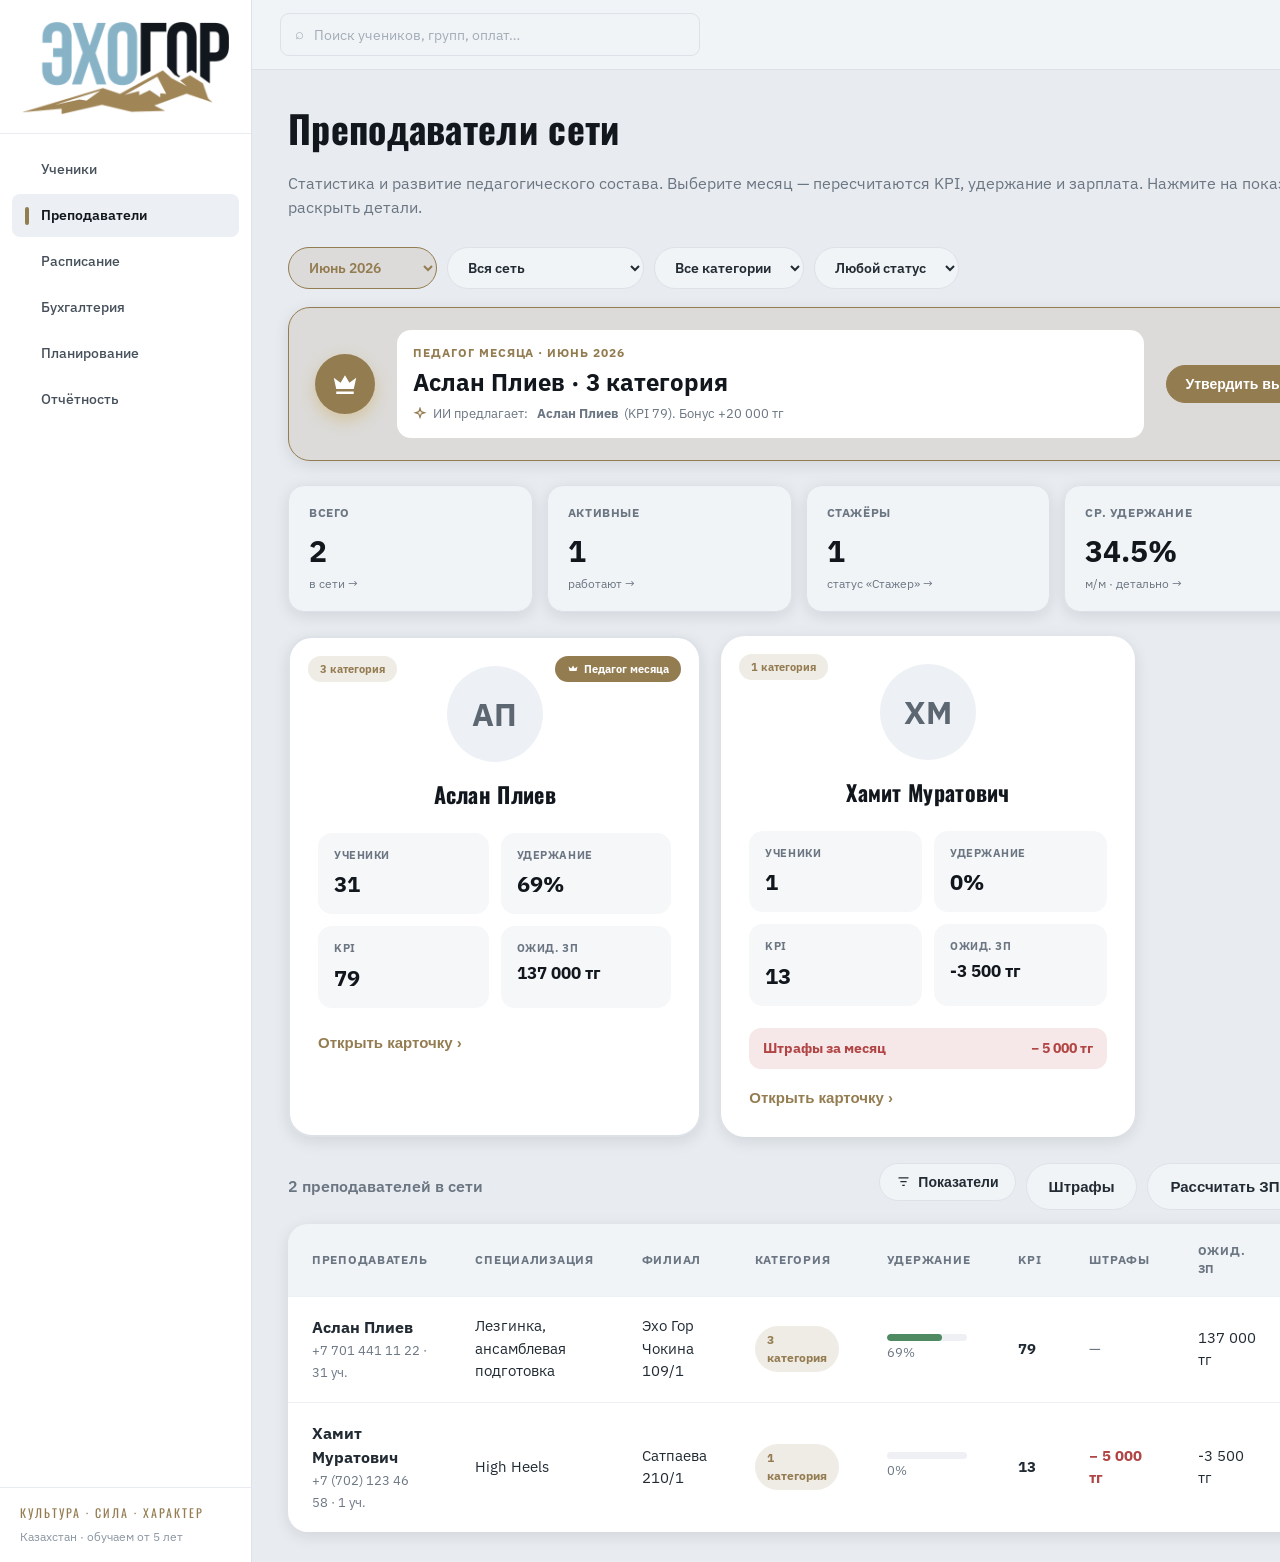
<file: pages/teachers-echo-gor.html>
<!DOCTYPE html>
<html lang="ru">
<head>
<meta charset="UTF-8">
<meta name="viewport" content="width=device-width, initial-scale=1.0">
<title>Преподаватели — Эхо Гор CRM</title>
<link rel="preconnect" href="https://fonts.googleapis.com"><link href="https://fonts.googleapis.com/css2?family=Oswald:wght@400;500;600;700&family=IBM+Plex+Sans:wght@400;500;600;700&family=Inter:wght@400;500;600;700;800&display=swap" rel="stylesheet">
<style>
  /* ===== ЭХО ГОР — система тем (день/ночь) ===== */
  :root, [data-theme="night"]{
    --bg:#12161A; --panel:#1A2027; --inset:#161B21; --control:#1E252D; --hover:#232D37;
    --nav-active:#222C36; --border-c:#2A333C; --border2:#232C35; --row-border:#1F272F;
    --chip:#232C35; --scrollbar:#2C353F;
    --text:#E9ECEF; --heading:#F2F4F6; --text2:#AEB6BE; --text-muted:#9AA4AE;
    --muted-c:#7E8893; --muted2:#6E7884; --faint:#5E6873;
    --gold-c:#BF9D5F; --gold-deep:#947C51; --blue-c:#8FB8CC; --blue-deep:#5E8194;
    --green-c:#7FB089; --red-c:#C45A5A; --on-gold:#1A2027;
    --ok-bg:rgba(127,176,137,.14); --gold-bg:rgba(191,157,95,.16);
    --red-bg2:rgba(196,90,90,.15); --blue-bg2:rgba(143,184,204,.15);
    --shadow:0 8px 28px rgba(0,0,0,.45); --r:16px;
  }
  [data-theme="day"]{
    --bg:#E8ECF1; --panel:#FFFFFF; --inset:#F1F4F7; --control:#F1F4F7; --hover:#EDF1F5;
    --nav-active:#ECF0F4; --border-c:#DCE2E8; --border2:#E8ECF1; --row-border:#EEF1F4;
    --chip:#EDF1F5; --scrollbar:#CCD4DD;
    --text:#222B33; --heading:#11171D; --text2:#46505B; --text-muted:#5C6772;
    --muted-c:#6B7682; --muted2:#8A95A1; --faint:#A2ADB8;
    --gold-c:#947C51; --gold-deep:#7E6840; --blue-c:#5E8194; --blue-deep:#3F5F73;
    --green-c:#4F8A63; --red-c:#B14545; --on-gold:#FFFFFF;
    --ok-bg:rgba(79,138,99,.13); --gold-bg:rgba(148,124,81,.15);
    --red-bg2:rgba(177,69,69,.12); --blue-bg2:rgba(94,129,148,.14);
    --shadow:0 4px 16px rgba(0,0,0,.1); --r:16px;
  }
  /* алиасы старых переменных файла -> тема */
  :root, [data-theme]{
    --card:var(--panel); --line:var(--border-c); --ink:var(--heading); --muted:var(--muted-c);
    --gold:var(--gold-c); --gold-soft:var(--gold-bg); --gold-ink:var(--gold-c);
    --green:var(--green-c); --green-soft:var(--ok-bg);
    --red:var(--red-c); --red-soft:var(--red-bg2);
    --blue:var(--blue-c); --blue-soft:var(--blue-bg2);
    --purple:var(--gold-c); --purple-soft:var(--gold-bg);
    --amber:var(--gold-c); --amber-soft:var(--gold-bg);
  }

  /* нейтрализованный старый :root — всё через тему */
  :root, [data-theme]{
    --card:var(--panel); --line:var(--border-c); --ink:var(--heading); --muted:var(--muted-c);
    --gold:var(--gold-c); --gold-soft:var(--gold-bg); --gold-ink:var(--gold-c);
    --green:var(--green-c); --green-soft:var(--ok-bg); --red:var(--red-c); --red-soft:var(--red-bg2);
    --blue:var(--blue-c); --blue-soft:var(--blue-bg2); --purple:var(--gold-c); --purple-soft:var(--gold-bg);
  }
  *{box-sizing:border-box;margin:0;padding:0}
  body{font-family:'Inter','Oswald',-apple-system,BlinkMacSystemFont,'Segoe UI',Roboto,sans-serif;
    background:var(--bg);color:var(--ink);line-height:1.5;-webkit-font-smoothing:antialiased;overflow-y:scroll}
  .app{display:flex;min-height:100vh}
  .brand{background:var(--ink);border-radius:var(--r);padding:20px 22px;margin-bottom:12px}
  .brand-logo{font-family:'Bebas Neue',sans-serif;font-size:34px;line-height:1;letter-spacing:.02em;display:flex;gap:4px}
  .brand-logo .b-echo{color:var(--blue)}
  .brand-logo .b-gor{color:#fff}
  .brand-sub{color:#9aa0a6;font-size:10px;font-weight:600;letter-spacing:.14em;text-transform:uppercase;margin-top:6px}
  h1,h2,.brand-logo{font-family:'Bebas Neue','Oswald',sans-serif;letter-spacing:.01em}

  .side{width:280px;flex-shrink:0;padding:24px 20px;display:flex;flex-direction:column;gap:8px}
  .side .intro{background:var(--card);border-radius:var(--r);padding:18px 20px;color:var(--muted);
    font-size:14px;box-shadow:var(--shadow);margin-bottom:8px}
  .nav a{display:flex;align-items:center;gap:12px;padding:13px 18px;border-radius:999px;
    color:var(--muted);text-decoration:none;font-weight:600;font-size:15px;transition:.15s;cursor:pointer}
  .nav a:hover{background:#EAECF1}
  .nav a.active{background:var(--gold-soft);color:var(--gold-ink)}
  .nav a svg{width:18px;height:18px;flex-shrink:0}
  .rbac{margin-top:auto;background:var(--green-soft);border-radius:var(--r);padding:18px 20px}
  .rbac .tag{color:var(--green);font-size:12px;font-weight:800;letter-spacing:.08em;text-transform:uppercase}
  .rbac b{display:block;margin:6px 0 4px;font-size:16px}
  .rbac p{color:var(--muted);font-size:13px}

  .main{flex:1;padding:36px 44px;max-width:1600px}
  h1{font-size:38px;font-weight:800;letter-spacing:-.02em}
  .lead{color:var(--muted);max-width:760px;margin:14px 0 28px;font-size:16px}

  .dash-bar{display:flex;justify-content:space-between;align-items:center;flex-wrap:wrap;gap:14px;margin-bottom:18px}
  .filters{display:flex;gap:10px;flex-wrap:wrap}
  select,input,textarea{font-family:inherit}
  select{background:var(--card);border:1px solid var(--line);border-radius:999px;
    padding:10px 16px;font-size:14px;color:var(--ink);font-weight:600;cursor:pointer;outline:none}
  select:focus{border-color:var(--gold)}
  select.month{background:var(--gold-soft);border-color:#EAD9A8;color:var(--gold-ink)}
  .colcfg{position:relative}
  .colcfg-btn{display:flex;align-items:center;gap:7px;background:var(--card);border:1px solid var(--line);
    border-radius:999px;padding:10px 16px;font-size:14px;color:var(--ink);font-weight:600;cursor:pointer}
  .colcfg-btn:hover{border-color:var(--gold);color:var(--gold-ink)}
  .colcfg-menu{position:absolute;top:46px;left:0;z-index:30;background:var(--card);border:1px solid var(--line);
    border-radius:14px;box-shadow:0 16px 40px rgba(31,36,48,.16);padding:8px;min-width:230px;display:none}
  .colcfg-menu.open{display:block;animation:rise .15s}
  .colcfg-menu .ttl{font-size:11px;font-weight:800;letter-spacing:.05em;text-transform:uppercase;color:var(--muted);padding:8px 12px 4px}
  .colcfg-row{display:flex;align-items:center;gap:10px;padding:9px 12px;border-radius:10px;cursor:pointer;font-size:14px;font-weight:600}
  .colcfg-row:hover{background:#F6F7F9}
  .colcfg-row input{width:17px;height:17px;accent-color:var(--gold);cursor:pointer}
  .colcfg-row.locked{opacity:.5;cursor:not-allowed}
  .tiles{display:grid;grid-template-columns:repeat(5,1fr);gap:14px;margin-bottom:24px}
  .tile{background:var(--card);border-radius:var(--r);padding:18px 20px;box-shadow:var(--shadow);cursor:pointer;
    transition:.15s;border:1px solid transparent}
  .tile:hover{transform:translateY(-2px);border-color:var(--gold)}
  .tile .lbl{font-size:12px;font-weight:700;letter-spacing:.05em;text-transform:uppercase;color:var(--muted)}
  .tile .val{font-size:30px;font-weight:800;margin-top:6px}
  .tile .sub{font-size:12px;color:var(--muted);margin-top:2px}

  /* detail drawer for tile click */
  .detail{background:var(--card);border-radius:var(--r);box-shadow:var(--shadow);margin-bottom:24px;
    overflow:hidden;display:none}
  .detail.open{display:block;animation:rise .2s}
  .detail .dh{padding:18px 24px;display:flex;justify-content:space-between;align-items:center;border-bottom:1px solid var(--line)}
  .detail .dh b{font-size:17px}
  .detail .dh .x{border:none;background:#EEF0F4;width:34px;height:34px;border-radius:10px;cursor:pointer;font-size:18px;color:var(--muted)}
  .detail .dbody{padding:8px 24px 18px}
  .drow{display:flex;justify-content:space-between;align-items:center;padding:14px 0;border-top:1px solid var(--line);cursor:pointer}
  .drow:first-child{border:none}
  .drow:hover{color:var(--gold-ink)}
  .drow .nm{font-weight:700}
  .drow .meta{font-size:13px;color:var(--muted)}

  .tom{background:linear-gradient(120deg,#FBF4E2 0%,#fff 60%);border:1px solid #EFE2C0;border-radius:22px;
    padding:22px 26px;margin-bottom:24px;display:flex;align-items:center;gap:22px;box-shadow:var(--shadow);flex-wrap:wrap}
  .tom .crown{width:60px;height:60px;border-radius:50%;background:var(--gold);display:flex;align-items:center;
    justify-content:center;flex-shrink:0;box-shadow:0 6px 16px rgba(201,162,75,.4)}
  .tom .crown svg{width:30px;height:30px;color:#fff}
  .tom .info{flex:1;min-width:200px}
  .tom .elbl{font-size:12px;font-weight:800;letter-spacing:.08em;text-transform:uppercase;color:var(--gold-ink)}
  .tom .nm{font-size:24px;font-weight:800;margin-top:2px}
  .tom .ai-tag{font-size:13px;color:var(--muted);margin-top:4px;display:flex;align-items:center;gap:6px}
  .tom .ai-tag svg{width:14px;height:14px;color:var(--gold-ink)}
  .tom .btns{display:flex;gap:10px;flex-wrap:wrap}
  .btn-sm{border:1px solid var(--line);background:#fff;border-radius:999px;padding:10px 18px;font-weight:700;
    font-size:14px;cursor:pointer;transition:.12s}
  .btn-sm:hover{border-color:var(--gold);color:var(--gold-ink)}
  .btn-sm.primary{background:var(--gold);color:#fff;border-color:var(--gold)}
  .btn-sm.primary:hover{filter:brightness(1.05);color:#fff}

  .cards{display:grid;grid-template-columns:repeat(auto-fill,minmax(380px,1fr));gap:20px;margin-bottom:14px}
  .tcard{background:var(--card);border-radius:24px;padding:28px;box-shadow:var(--shadow);transition:.15s;position:relative}
  .tcard:hover{transform:translateY(-3px)}
  .tcard.winner{border:2px solid var(--gold)}
  .tcard .wbadge{position:absolute;top:18px;right:18px;background:var(--gold);color:#fff;font-size:11px;
    font-weight:800;padding:5px 12px;border-radius:999px;display:flex;align-items:center;gap:5px}
  .tcard .wbadge svg{width:12px;height:12px}
  .tcard .catpill{position:absolute;top:18px;left:18px;font-size:11px;font-weight:800;padding:5px 12px;
    border-radius:999px;background:var(--gold-soft);color:var(--gold-ink)}
  .tcard .top{display:flex;flex-direction:column;align-items:center;text-align:center}
  .ava{width:96px;height:96px;border-radius:50%;background:#DfE2EA;display:flex;align-items:center;
    justify-content:center;font-size:32px;font-weight:800;color:#9aa1b2;overflow:hidden}
  .ava img{width:100%;height:100%;object-fit:cover}
  .tcard h3{margin:16px 0 0;font-size:22px;font-weight:800}
  .stat-grid{display:grid;grid-template-columns:1fr 1fr;gap:12px;margin:22px 0}
  .st{background:#F6F7F9;border-radius:14px;padding:14px 16px}
  .st .k{font-size:11px;font-weight:700;letter-spacing:.05em;text-transform:uppercase;color:var(--muted)}
  .st .v{font-size:22px;font-weight:800;margin-top:4px}
  .open-link{background:none;border:none;color:var(--gold-ink);font-weight:800;font-size:15px;cursor:pointer;padding:0}
  .open-link:hover{text-decoration:underline}

  .count-row{display:flex;justify-content:space-between;align-items:center;margin:26px 0 14px;gap:12px;flex-wrap:wrap}
  .count-row .cnt{color:var(--muted);font-weight:600}
  .count-row .actions{display:flex;gap:10px}
  .btn-gold{background:var(--gold);color:#fff;border:none;border-radius:999px;padding:14px 26px;
    font-weight:800;font-size:15px;cursor:pointer;display:inline-flex;align-items:center;gap:8px;transition:.15s;
    box-shadow:0 6px 16px rgba(201,162,75,.35)}
  .btn-gold:hover{filter:brightness(1.05)}
  .btn-ghost{background:#fff;color:var(--ink);border:1px solid var(--line);border-radius:999px;padding:14px 22px;
    font-weight:700;font-size:15px;cursor:pointer;transition:.15s}
  .btn-ghost:hover{border-color:var(--gold);color:var(--gold-ink)}

  .tbl-wrap{background:var(--card);border-radius:20px;box-shadow:var(--shadow);overflow-x:auto}
  table{width:100%;border-collapse:collapse;min-width:900px}
  thead th{text-align:left;padding:18px 24px;font-size:12px;font-weight:800;letter-spacing:.06em;
    text-transform:uppercase;color:var(--muted)}
  tbody td{padding:18px 24px;border-top:1px solid var(--line);font-size:15px;vertical-align:middle}
  tbody tr{cursor:pointer;transition:.12s}
  tbody tr:hover{background:#FAFBFC}
  .who b{display:block;font-size:16px}
  .who span{font-size:13px;color:var(--muted)}
  .badge{display:inline-block;padding:5px 12px;border-radius:999px;font-size:12px;font-weight:800}
  .b-role{color:var(--gold-ink);background:var(--gold-soft)}
  .b-green{color:var(--green);background:var(--green-soft)}
  .b-red{color:var(--red);background:var(--red-soft)}
  .b-blue{color:var(--blue);background:#E9EEF7}
  .b-gray{color:var(--muted);background:#EEF0F4}
  .acts{display:flex;gap:8px;justify-content:flex-end}
  .icn{width:38px;height:38px;border:1px solid var(--line);border-radius:11px;background:#fff;cursor:pointer;
    display:flex;align-items:center;justify-content:center;color:var(--muted);transition:.12s}
  .icn:hover{border-color:var(--gold);color:var(--gold-ink)}
  .icn svg{width:16px;height:16px}
  .meter{height:7px;border-radius:4px;background:#EEF0F4;overflow:hidden;width:80px}
  .meter span{display:block;height:100%;border-radius:4px;background:var(--green)}
  .meter.warn span{background:var(--gold)}
  .meter.bad span{background:var(--red)}

  .overlay{position:fixed;inset:0;background:rgba(20,24,33,.55);display:none;z-index:50;
    backdrop-filter:blur(3px);padding:40px 20px;overflow-y:auto}
  .overlay.open{display:flex;align-items:flex-start;justify-content:center}
  .sheet{background:var(--bg);width:100%;max-width:920px;border-radius:24px;overflow:hidden;
    box-shadow:0 30px 80px rgba(0,0,0,.4);animation:rise .25s ease}
  @keyframes rise{from{transform:translateY(20px);opacity:0}to{transform:translateY(0);opacity:1}}
  .sheet-head{background:var(--card);padding:30px 34px;display:flex;gap:22px;align-items:center;position:relative}
  .sheet-head .ava{width:84px;height:84px;font-size:28px}
  .sheet-head h2{font-size:26px;font-weight:800}
  .sheet-head .meta{color:var(--muted);font-size:14px;margin-top:4px}
  .close{position:absolute;top:22px;right:24px;width:40px;height:40px;border:none;background:#EEF0F4;
    border-radius:12px;font-size:20px;cursor:pointer;color:var(--muted);line-height:1}
  .close:hover{background:#E2E5EC}
  .tabs{display:flex;gap:4px;background:var(--card);padding:0 34px;overflow-x:auto;border-bottom:1px solid var(--line)}
  .tab{padding:15px 16px;border:none;background:none;font-weight:700;font-size:14px;color:var(--muted);
    cursor:pointer;border-bottom:3px solid transparent;white-space:nowrap;transition:.12s}
  .tab:hover{color:var(--ink)}
  .tab.active{color:var(--gold-ink);border-color:var(--gold)}
  .pane{display:none;padding:28px 34px 36px}
  .pane.active{display:block}
  .pane h4{font-size:13px;font-weight:800;letter-spacing:.06em;text-transform:uppercase;color:var(--muted);
    margin:24px 0 12px}
  .pane h4:first-child{margin-top:0}
  .grid2{display:grid;grid-template-columns:1fr 1fr;gap:12px}
  .grid3{display:grid;grid-template-columns:repeat(3,1fr);gap:12px}
  .info{background:var(--card);border-radius:14px;padding:14px 16px}
  .info .k{font-size:12px;color:var(--muted);font-weight:600}
  .info .v{font-size:16px;font-weight:700;margin-top:3px}
  .kpi{background:var(--card);border-radius:14px;padding:16px 18px;text-align:center}
  .kpi .v{font-size:28px;font-weight:800}
  .kpi .k{font-size:12px;color:var(--muted);margin-top:4px;font-weight:600}
  .kpi.final{background:var(--gold-soft)}
  .kpi.final .v{color:var(--gold-ink)}

  .kbar{background:var(--card);border-radius:14px;padding:16px 18px;margin-bottom:10px}
  .kbar .hd{display:flex;justify-content:space-between;align-items:baseline;margin-bottom:8px}
  .kbar .nm{font-weight:700}
  .kbar .wt{font-size:12px;color:var(--muted)}
  .kbar .sc{font-weight:800}
  .kbar .track{height:9px;border-radius:5px;background:#EEF0F4;overflow:hidden}
  .kbar .fill{height:100%;border-radius:5px}

  .row-item{background:var(--card);border-radius:14px;padding:14px 18px;display:flex;
    justify-content:space-between;align-items:center;margin-bottom:10px;flex-wrap:wrap;gap:10px}
  .row-item .ttl{font-weight:700}
  .row-item .det{font-size:13px;color:var(--muted);margin-top:2px}
  .train-item{background:var(--card);border-radius:14px;padding:16px 18px;margin-bottom:10px}
  .train-item .hd{display:flex;justify-content:space-between;align-items:center;flex-wrap:wrap;gap:8px}
  .train-item .nm{font-weight:700}
  .sec-label{font-size:12px;font-weight:800;letter-spacing:.05em;text-transform:uppercase;
    color:var(--gold-ink);margin:18px 0 10px}

  .std{background:var(--card);border-radius:14px;padding:14px 18px;margin-bottom:10px;display:flex;
    align-items:center;gap:14px}
  .std .ck{width:26px;height:26px;border-radius:8px;flex-shrink:0;display:flex;align-items:center;
    justify-content:center;font-size:14px;font-weight:800;color:#fff}
  .std .ck.y{background:var(--green)} .std .ck.n{background:var(--red)} .std .ck.p{background:var(--gold)}
  .std .body{flex:1}
  .std .nm{font-weight:700}
  .std .det{font-size:13px;color:var(--muted);margin-top:2px}
  .std .act{flex-shrink:0}

  .ai-box{background:linear-gradient(135deg,#FBF4E2,#fff);border:1px solid #EFE2C0;border-radius:18px;padding:22px 24px}
  .ai-box .ttl{display:flex;align-items:center;gap:10px;font-weight:800;font-size:17px;margin-bottom:14px}
  .ai-box .ttl svg{width:22px;height:22px;color:var(--gold-ink)}
  .pill-list{display:flex;flex-wrap:wrap;gap:8px;margin:8px 0 4px}
  .pill{padding:6px 12px;border-radius:999px;font-size:13px;font-weight:600}
  .ai-box p{font-size:15px;color:#5a5446;margin-top:6px}

  .review{background:var(--card);border-radius:14px;padding:16px 18px;margin-bottom:10px}
  .review .hd{display:flex;justify-content:space-between;align-items:center}
  .review .stars{color:var(--gold);font-size:15px;letter-spacing:1px}
  .review .src{font-size:12px;color:var(--muted)}
  .review p{margin-top:8px;font-size:14px}

  .sal-hero{background:linear-gradient(135deg,var(--gold-soft),#fff);border:1px solid #EFE2C0;border-radius:18px;
    padding:24px;text-align:center;margin-bottom:18px}
  .sal-hero .k{font-size:13px;font-weight:700;color:var(--gold-ink);letter-spacing:.05em;text-transform:uppercase}
  .sal-hero .v{font-size:42px;font-weight:800;color:var(--ink);margin-top:6px}
  .sal-hero .sub{color:var(--muted);font-size:13px;margin-top:6px}
  .sal-table{width:100%;border-collapse:collapse;background:var(--card);border-radius:14px;overflow:hidden;margin-bottom:14px}
  .sal-table th{background:#F6F7F9;text-align:left;padding:12px 16px;font-size:12px;text-transform:uppercase;
    letter-spacing:.04em;color:var(--muted)}
  .sal-table td{padding:12px 16px;border-top:1px solid var(--line);font-size:14px}
  .sal-table td.r,.sal-table th.r{text-align:right}
  .sal-line{display:flex;justify-content:space-between;padding:12px 0;border-top:1px solid var(--line);font-size:15px}
  .sal-line:first-of-type{border:none}
  .sal-line.total{font-weight:800;font-size:17px;border-top:2px solid var(--gold)}
  .sal-line .pos{color:var(--green);font-weight:700}
  .note{color:var(--muted);font-size:13px;margin-top:10px}

  /* form */
  .form-grid{display:grid;grid-template-columns:1fr 1fr;gap:14px}
  .field{display:flex;flex-direction:column;gap:6px}
  .field.full{grid-column:1/-1}
  .field label{font-size:13px;font-weight:700;color:var(--muted)}
  .field input,.field select,.field textarea{border:1px solid var(--line);border-radius:12px;padding:11px 14px;
    font-size:14px;outline:none;background:#fff}
  .field input:focus,.field select:focus,.field textarea:focus{border-color:var(--gold)}
  .avatar-pick{display:flex;align-items:center;gap:16px}
  .avatar-pick .ava{width:64px;height:64px;font-size:22px}
  .modal-foot{display:flex;justify-content:flex-end;gap:10px;margin-top:8px}

  .toasts{position:fixed;bottom:24px;right:24px;display:flex;flex-direction:column;gap:10px;z-index:90}
  .toast{background:var(--ink);color:#fff;padding:14px 20px;border-radius:14px;font-weight:600;font-size:14px;
    box-shadow:0 10px 30px rgba(0,0,0,.3);display:flex;align-items:center;gap:10px;animation:rise .2s}
  .toast .dot{width:8px;height:8px;border-radius:50%;background:var(--gold)}

  @media(max-width:1200px){.tiles{grid-template-columns:repeat(3,1fr)}}
  @media(max-width:900px){
    .side{display:none}.main{padding:24px 18px}
    .tiles{grid-template-columns:repeat(2,1fr)}h1{font-size:28px}
    .grid2,.grid3,.form-grid{grid-template-columns:1fr}
  }

  /* ===== ОБОЛОЧКА ДИЗАЙНА ===== */
  body{font-family:'IBM Plex Sans','Inter',sans-serif !important;background:var(--bg);color:var(--text);transition:background .3s,color .3s}
  h1,h2,h3,.brand-logo{font-family:'Oswald',sans-serif !important;color:var(--heading) !important;letter-spacing:.3px !important}
  .app{display:flex;min-height:100vh}
  .side{width:252px !important;flex-shrink:0;padding:0 !important;background:var(--panel);border-right:1px solid var(--border-c);display:flex;flex-direction:column;gap:0 !important}
  .eg-logo-box{padding:22px 22px 18px;border-bottom:1px solid var(--border2)}
  .eg-logo-box img{width:100%;display:block}
  .nav{flex:1;padding:14px 12px;display:flex;flex-direction:column;gap:3px}
  .nav a{display:flex;align-items:center;gap:12px;padding:11px 13px !important;border-radius:8px !important;color:var(--text2) !important;text-decoration:none;font-weight:500 !important;font-size:14px !important;transition:background .15s}
  .nav a .navbar{width:4px;height:18px;border-radius:3px;background:transparent;flex:none}
  .nav a:hover{background:var(--hover) !important}
  .nav a.active{background:var(--nav-active) !important;color:var(--heading) !important;font-weight:600 !important}
  .nav a.active .navbar{background:var(--gold-c)}
  .nav a svg{width:18px;height:18px;flex-shrink:0;opacity:.85}
  .eg-values{padding:16px 20px;border-top:1px solid var(--border2)}
  .eg-values .vl{font-family:'Oswald',sans-serif;font-size:12px;letter-spacing:2px;color:var(--gold-c);text-transform:uppercase;margin-bottom:6px}
  .eg-values .sub{font-size:12px;color:var(--muted2);line-height:1.5}
  .rbac,.brand,.intro{display:none !important}
  .main{flex:1;padding:0 !important;max-width:none !important;display:flex;flex-direction:column;background:var(--bg)}
  .eg-topbar{height:70px;flex:none;background:var(--inset);border-bottom:1px solid var(--border-c);display:flex;align-items:center;gap:20px;padding:0 28px}
  .eg-search{flex:1;max-width:420px;display:flex;align-items:center;gap:10px;background:var(--control);border:1px solid var(--border-c);border-radius:9px;padding:9px 14px}
  .eg-search span{color:var(--faint);font-size:15px}
  .eg-search input{flex:1;background:transparent;border:none;outline:none;color:var(--text);font-family:inherit;font-size:14px}
  .eg-spacer{flex:1}
  .eg-toggle{display:flex;align-items:center;background:var(--control);border:1px solid var(--border-c);border-radius:8px;padding:3px}
  .eg-toggle div{padding:6px 11px;border-radius:6px;font-size:14px;cursor:pointer;line-height:1;color:var(--muted-c)}
  .eg-toggle div.on{background:var(--gold-c);color:var(--on-gold)}
  .eg-toggle.lang div{padding:6px 14px;font-size:13px;font-weight:600}
  .eg-content{flex:1;width:100%;min-width:0;padding:30px 36px;overflow-x:hidden;box-sizing:border-box}
  .eg-content>*{max-width:1280px;margin-left:auto;margin-right:auto}
  /* перекраска компонентов под тему */
  .card,.panel,.box,.tcard,.modal,.sheet,.drawer{background:var(--panel) !important;border-color:var(--border-c) !important;color:var(--text)}
  select,input,textarea,.colcfg-btn,.btn-ghost{background:var(--control) !important;color:var(--text) !important;border-color:var(--border-c) !important}
  select.month,select.period{background:var(--gold-bg) !important;border-color:var(--gold-c) !important;color:var(--gold-c) !important}
  table thead th{background:var(--inset) !important;color:var(--muted-c) !important;border-bottom-color:var(--border-c) !important}
  table td{border-color:var(--row-border) !important;color:var(--text)}
  table tr:hover td{background:var(--hover) !important}
  .lead{color:var(--muted-c) !important}
  ::-webkit-scrollbar{width:10px;height:10px}::-webkit-scrollbar-thumb{background:var(--scrollbar);border-radius:5px}
  /* контраст: числа и заголовки всегда читаемы */
  .app .tile .val,.app .kpi .v,.app .v,.app .stat-v{color:var(--heading) !important}
  .kpi .k,.k,.tile .lbl,.tile .sub{color:var(--muted-c) !important}
  .sal-hero *,.hero *,.month-hero *{color:var(--text)}
  .sal-hero h1,.sal-hero h2,.sal-hero h3,.sal-hero .nm,.sal-hero b,.hero b{color:var(--heading) !important}
  .tom-banner .nm,#tomBanner .nm,.info .nm{color:var(--heading) !important}
  .tom-banner .elbl,#tomBanner .elbl{color:var(--gold-c) !important}
  #tomBanner,.tom-banner{background:var(--gold-bg) !important;border-color:var(--gold-c) !important}
  #tomBanner .crown,.tom-banner .crown{background:var(--gold-c) !important;color:var(--on-gold) !important}
  /* hero «педагог месяца» — тёмная подложка в обеих темах */
  .sal-hero,.hero,.month-hero{background:var(--gold-bg) !important;border-color:var(--gold-c) !important;color:var(--text) !important}
  /* кнопки золотые */
  .btn-gold,.btn-primary,button.primary{background:var(--gold-c) !important;color:var(--on-gold) !important;border-color:var(--gold-c) !important}
  /* аватары/кружки */
  .ava,.avatar,.tcard-ava{background:var(--chip) !important;color:var(--text-muted) !important}
  /* плашки-бейджи под тему */
  .badge,.chip,.tag{border-color:var(--border-c)}
  /* проценты/значения внутри карточек */
  .tstat .v,.tstat b{color:var(--heading)}
  [data-theme="night"] select.month,[data-theme="night"] select.period{color:var(--gold-c) !important}
  /* ===== ФИНАЛЬНАЯ ДОЗАЧИСТКА КОНТРАСТА (все вкладки) ===== */
  /* любые заголовки внутри карточек/модалок — читаемы */
  .card h1,.card h2,.card h3,.card h4,.panel h3,.box h3,.sheet h2,.sheet h3,.modal h2,.modal h3,
  .drawer h2,.drawer h3,h2,h3,h4{color:var(--heading) !important}
  /* модалки целиком под тему: оверлей, тело, шапка */
  .overlay,.modal-overlay,.backdrop{background:rgba(8,11,15,.62) !important}
  .sheet,.modal,.modal-box,.drawer,.dialog,.popup,.sheet-body,.modal-body{background:var(--panel) !important;color:var(--text) !important}
  .sheet-head,.modal-head,.drawer-head,.dialog-head{background:var(--inset) !important;border-bottom:1px solid var(--border-c) !important}
  .sheet-head h2,.modal-head h2,.drawer-head h2{color:var(--heading) !important}
  .close,.modal-close,.sheet-close{background:var(--control) !important;color:var(--text-muted) !important}
  /* карточки счетов и любые светлые подложки */
  .acc,.account-card,.subcard,.inner-card,.tile,.kpi,.stat,.mini,.cell-card,.list-card,.lesson,.event{background:var(--inset) !important;border-color:var(--border-c) !important}
  .acc .nm,.acc .bal,.account-card .nm,.account-card .bal{color:var(--heading) !important}
  /* поля ввода и метки в модалках */
  .field label,.form label,label{color:var(--muted-c) !important}
  .field input,.field select,.field textarea,.form input,.form select,.form textarea,input,select,textarea{background:var(--control) !important;color:var(--text) !important;border-color:var(--border-c) !important}
  input::placeholder,textarea::placeholder{color:var(--faint) !important}
  /* hero/баннер/summary светлые подложки -> золотая тема */
  .sal-hero,.hero,.month-hero,#tomBanner,.tom-banner,.ai-box,.summary-box,.notice,.banner,.fine-summary,.sum-box{background:var(--gold-bg) !important;border-color:var(--gold-c) !important}
  .sal-hero *,.hero *,.ai-box *,.summary-box *,.banner *,.fine-summary *{color:var(--text)}
  .sal-hero b,.hero b,.ai-box b,.summary-box b,.banner b,.fine-summary b,
  .sal-hero .nm,.hero .nm,.ai-box .nm,.fine-summary .big,.sum-box .big{color:var(--heading) !important}
  .ai-box .ttl,.summary-box .ttl{color:var(--heading) !important}
  /* крупные суммы/числа на любой подложке */
  .big,.amount,.sum-val,.total,.fine-amount,.v,.val,.num{color:var(--heading) !important}
  /* строки списков под тему */
  .row,.drow,.item-row,.list-row,.lrow{border-color:var(--row-border) !important;color:var(--text)}
  .row:hover,.drow:hover,.list-row:hover{background:var(--hover) !important}
  /* любой захардкоженный белый фон внутри контента */
  .eg-content [style*="background:#fff"],.eg-content [style*="background:#FFF"]{background:var(--panel) !important}
  /* ===== КОНТРОЛЫ ПОД ТЕМУ (кнопки/селекты/таблетки/поля) ===== */
  .btn-ghost,.icn-btn,.nav-week button,.date-pill,.modes,.seg,.vtab,
  .mode-btn,.view-mode,.tab,.pill-btn,.colcfg-btn,.btn-customize,.btn-sm,
  select,.fsel,.search,.search-box,.f input,.f select,
  .field input,.field select,.field textarea,
  input[type=text],input[type=search],input[type=number],input[type=date],textarea{
    background:var(--control) !important;color:var(--text) !important;border-color:var(--border-c) !important;
  }
  .modes,.seg-wrap,.tabs,.vtabs{background:var(--inset) !important}
  /* активные таблетки/режимы — золотой акцент */
  .modes .active,.mode-btn.active,.view-mode.active,.seg.active,.vtab.active,.tab.active,
  .modes button.on,.seg.on{background:var(--gold-c) !important;color:var(--on-gold) !important;border-color:var(--gold-c) !important}
  /* неактивные таблетки в группе */
  .modes button,.seg,.vtab,.tab{color:var(--text2) !important;background:transparent !important}
  .modes button.active,.vtab.active,.seg.active,.tab.active{background:var(--gold-c) !important;color:var(--on-gold) !important}
  /* поля поиска с иконкой */
  .search,.search-box,.ops-search,.eg-search{background:var(--control) !important;border-color:var(--border-c) !important}
  .search input,.search-box input,.ops-search input{background:transparent !important;color:var(--text) !important}
  input::placeholder,textarea::placeholder{color:var(--faint) !important}
  /* «Сбросить» и вторичные белые кнопки */
  .btn-sm,.reset-btn,.btn-reset{background:var(--control) !important;color:var(--text) !important;border-color:var(--border-c) !important}
  /* заголовки внутри карточек/секций */
  .card h3,.panel h3,.box h3,.sec-title,.block-title,.list-title{color:var(--heading) !important}
  /* итоговая строка (Найдено/Доходы/Расходы/Сальдо) */
  .ops-summary,.summary-row,.totals{color:var(--text-muted) !important}
  .ops-summary b,.summary-row b{color:var(--heading) !important}
  .ops-summary .in{color:var(--green-c) !important}.ops-summary .out{color:var(--red-c) !important}
  /* select со стрелками (нативные) — тёмный фон в тёмной теме */
  [data-theme="night"] select{background-color:#1E252D !important;color:#E9ECEF !important}
</style>
</head>
<body data-theme="day">
<div class="app">
    <aside class="side">
    <div class="eg-logo-box"><img id="egLogo" src="../logo-day.png" alt="Эхо Гор"></div>
    <nav class="nav">
      <a href="../index.html"><span class="navbar"></span>Ученики</a>
      <a href="teachers-echo-gor.html" class="active"><span class="navbar"></span>Преподаватели</a>
      <a href="schedule-echo-gor.html"><span class="navbar"></span>Расписание</a>
      <a href="accounting-echo-gor.html"><span class="navbar"></span>Бухгалтерия</a>
      <a href="planning-echo-gor.html"><span class="navbar"></span>Планирование</a>
      <a href="reports-echo-gor.html"><span class="navbar"></span>Отчётность</a>
    </nav>
    <div class="eg-values">
      <div class="vl">Культура · Сила · Характер</div>
      <div class="sub">Казахстан · обучаем от 5 лет</div>
    </div>
  </aside>
  <main class="main">
    <div class="eg-topbar">
      <div class="eg-search"><span>⌕</span><input placeholder="Поиск учеников, групп, оплат…"></div>
      <div class="eg-spacer"></div>
      <div class="eg-toggle" id="themeToggle"><div onclick="egTheme('night')" title="Ночь">☾</div><div class="on" onclick="egTheme('day')" title="День">☀</div></div>
      <div class="eg-toggle lang" id="langToggle"><div class="on">РУС</div></div>
      </div>
    <div class="eg-content">

    <h1>Преподаватели сети</h1>
    <p class="lead">Статистика и развитие педагогического состава. Выберите месяц — пересчитаются KPI, удержание и зарплата. Нажмите на показатель или преподавателя, чтобы раскрыть детали.</p>

    <div class="dash-bar">
      <div class="filters">
        <select id="fMonth" class="month" onchange="applyFilters()"></select>
        <select id="fBranch" onchange="applyFilters()">
          <option value="">Вся сеть</option>
          <option>Эхо Гор Чокина 109/1</option>
          <option>Сатпаева 210/1</option>
        </select>
        <select id="fCat" onchange="applyFilters()">
          <option value="">Все категории</option>
          <option>1 категория</option><option>2 категория</option><option>3 категория</option>
        </select>
        <select id="fStatus" onchange="applyFilters()">
          <option value="">Любой статус</option>
          <option>Активен</option><option>Стажер</option>
        </select>
      </div>
    </div>

    <div class="tom" id="tomBanner"></div>

    <div class="tiles">
      <div class="tile" onclick="showDetail('all')"><div class="lbl">Всего</div><div class="val" id="tAll">2</div><div class="sub">в сети →</div></div>
      <div class="tile" onclick="showDetail('active')"><div class="lbl">Активные</div><div class="val" id="tActive">1</div><div class="sub">работают →</div></div>
      <div class="tile" onclick="showDetail('intern')"><div class="lbl">Стажёры</div><div class="val" id="tIntern">1</div><div class="sub">статус «Стажер» →</div></div>
      <div class="tile" onclick="showDetail('ret')"><div class="lbl">Ср. удержание</div><div class="val" id="tRet">33.9%</div><div class="sub">м/м · детально →</div></div>
      <div class="tile" onclick="showDetail('kpi')"><div class="lbl">Ср. KPI</div><div class="val" id="tKpi">58</div><div class="sub">из 100 · детально →</div></div>
    </div>

    <!-- detail panel for tile clicks -->
    <div class="detail" id="detail">
      <div class="dh"><b id="detTitle"></b><button class="x" onclick="closeDetail()">×</button></div>
      <div class="dbody" id="detBody"></div>
    </div>

    <div class="cards" id="spotlight"></div>

    <div class="count-row">
      <span class="cnt" id="cnt">2 преподавателей в сети</span>
      <div class="actions">
        <div class="colcfg">
          <button class="colcfg-btn" onclick="toggleColMenu(event)">
            <svg fill="none" stroke="currentColor" stroke-width="2" viewBox="0 0 24 24" width="15" height="15"><path d="M4 6h16M7 12h10M10 18h4"/></svg>
            Показатели
          </button>
          <div class="colcfg-menu" id="colMenu" style="left:auto;right:0"></div>
        </div>
        <button class="btn-ghost" onclick="openFinesLog()" style="border-color:#EBC4B6;color:var(--red)">Штрафы</button>
        <button class="btn-ghost" onclick="openPayroll()">Рассчитать ЗП</button>
        <button class="btn-gold" onclick="openForm()">+ Добавить преподавателя</button>
      </div>
    </div>

    <div class="tbl-wrap">
      <table>
        <thead><tr id="thead"></tr></thead>
        <tbody id="tbody"></tbody>
      </table>
    </div>
  </div></main>
</div>

<!-- CARD MODAL -->
<div class="overlay" id="overlay" onclick="if(event.target===this)closeCard()">
  <div class="sheet">
    <div class="sheet-head">
      <div class="ava" id="cAva"></div>
      <div><h2 id="cName"></h2><div class="meta" id="cMeta"></div></div>
      <button class="close" onclick="closeCard()">×</button>
    </div>
    <div class="tabs" id="tabs"></div>
    <div id="panes"></div>
  </div>
</div>

<!-- ADD/EDIT FORM MODAL -->
<div class="overlay" id="formOv" onclick="if(event.target===this)closeForm()">
  <div class="sheet" style="max-width:680px">
    <div class="sheet-head">
      <div><h2 id="formTitle">Новый преподаватель</h2><div class="meta">Заполните карточку сотрудника</div></div>
      <button class="close" onclick="closeForm()">×</button>
    </div>
    <div class="pane active" style="display:block">
      <div class="avatar-pick" style="margin-bottom:16px">
        <div class="ava" id="formAva">+</div>
        <button class="btn-sm" onclick="toast('Загрузка фото — выбор файла')">Загрузить фото</button>
      </div>
      <div class="form-grid">
        <div class="field full"><label>ФИО *</label><input id="fName" placeholder="Иванов Иван"></div>
        <div class="field"><label>Телефон *</label><input id="fPhone" placeholder="+7 ___ ___ __ __" oninput="if(!$('fLogin').dataset.touched)$('fLogin').value=this.value"></div>
        <div class="field"><label>Дата рождения</label><input id="fBirth" type="date"></div>
        <div class="field"><label>Дата приёма</label><input id="fHired" type="date"></div>
        <div class="field"><label>Филиал *</label><select id="fBr"><option>Эхо Гор Чокина 109/1</option><option>Сатпаева 210/1</option></select></div>
        <div class="field"><label>Категория</label><select id="fCt"><option value="1">1 категория</option><option value="2">2 категория</option><option value="3">3 категория</option></select></div>
        <div class="field"><label>Роль</label><select id="fRl"><option>Преподаватель</option><option>Администратор</option><option>Управляющий</option></select></div>
        <div class="field full"><label>Специализация</label><input id="fSpec" placeholder="Лезгинка, High Heels..."></div>
        <div class="field"><label>Статус</label><select id="fSt"><option>Активен</option><option>Стажер</option></select></div>
      </div>
      <div class="sec-label" style="margin-top:20px">Доступ в личный кабинет</div>
      <div class="form-grid">
        <div class="field"><label>Логин (телефон)</label><input id="fLogin" placeholder="Подставится из телефона" oninput="this.dataset.touched=1"></div>
        <div class="field"><label>Пароль</label>
          <div style="display:flex;gap:8px">
            <input id="fPass" type="text" placeholder="Пароль для входа" style="flex:1">
            <button class="btn-sm" type="button" onclick="genPass()">Сгенерировать</button>
          </div>
        </div>
      </div>
      <p class="note">Логин по умолчанию = номер телефона. Педагог входит в личный кабинет и видит свои KPI, ЗП, штрафы, обучение. Пароль в рабочей системе хранится в зашифрованном виде на сервере.</p>
      <div class="modal-foot">
        <button class="btn-ghost" onclick="closeForm()">Отмена</button>
        <button class="btn-gold" onclick="saveForm()">Сохранить</button>
      </div>
    </div>
  </div>
</div>

<!-- PAYROLL MODAL -->
<div class="overlay" id="payOv" onclick="if(event.target===this)closePayroll()">
  <div class="sheet">
    <div class="sheet-head">
      <div><h2>Расчёт зарплаты</h2><div class="meta">Автоматически из учеников групп · по системе оплаты Эхо Гор</div></div>
      <button class="close" onclick="closePayroll()">×</button>
    </div>
    <div class="pane active" style="display:block">
      <div class="form-grid" style="margin-bottom:8px">
        <div class="field"><label>Преподаватель</label><select id="payWho" onchange="renderPayroll()"></select></div>
        <div class="field"><label>Месяц</label><select id="payMonth" onchange="renderPayroll()"></select></div>
      </div>
      <div id="payBody"></div>
    </div>
  </div>
</div>

<!-- FINES LOG MODAL (по всей сети) -->
<div class="overlay" id="finesLogOv" onclick="if(event.target===this)closeFinesLog()">
  <div class="sheet">
    <div class="sheet-head">
      <div><h2>Журнал штрафов</h2><div class="meta">Все штрафы по сети · вычитаются из ЗП автоматически</div></div>
      <button class="close" onclick="closeFinesLog()">×</button>
    </div>
    <div class="pane active" style="display:block">
      <div class="form-grid" style="margin-bottom:8px">
        <div class="field"><label>Месяц</label><select id="logMonth" onchange="renderFinesLog()"></select></div>
        <div class="field"><label>Преподаватель</label><select id="logWho" onchange="renderFinesLog()"><option value="">Все</option></select></div>
      </div>
      <div id="finesLogBody"></div>
    </div>
  </div>
</div>

<!-- FINE MODAL -->
<div class="overlay" id="fineOv" onclick="if(event.target===this)closeFine()">
  <div class="sheet" style="max-width:520px">
    <div class="sheet-head">
      <div><h2>Начислить штраф</h2><div class="meta" id="fineWho"></div></div>
      <button class="close" onclick="closeFine()">×</button>
    </div>
    <div class="pane active" style="display:block">
      <div class="form-grid">
        <div class="field"><label>Причина *</label><select id="fineReason">
          <option>Опоздание</option><option>Незакрытый журнал</option><option>Нет плана работы</option>
          <option>Нет фото прихода</option><option>Нарушение дисциплины</option><option>Другое</option>
        </select></div>
        <div class="field"><label>Сумма, тг *</label><input id="fineSum" type="number" placeholder="2000"></div>
        <div class="field"><label>Месяц</label><select id="fineMonth"></select></div>
        <div class="field"><label>Кто начислил</label><select id="fineBy"><option>Владелец</option><option>Управляющий</option></select></div>
        <div class="field full"><label>Комментарий</label><textarea id="fineNote" rows="2" placeholder="Детали нарушения"></textarea></div>
      </div>
      <p class="note">Штраф вычитается из итоговой ЗП. Педагог видит причину, сумму, дату и кто начислил.</p>
      <div class="modal-foot">
        <button class="btn-ghost" onclick="closeFine()">Отмена</button>
        <button class="btn-gold" onclick="saveFine()">Начислить штраф</button>
      </div>
    </div>
  </div>
</div>

<div class="toasts" id="toasts"></div>

<script>
/* ===== CONFIG ===== */
const KPI_WEIGHTS={ret:35,funnel:30,reviews:17.5,standards:17.5};
const RATES={new:{1:1250,2:1500,3:1500},reg:{1:2500,2:3000,3:3000},regCont:{3:3500}};
const RETENTION_BONUS={1:0.20,2:0.20,3:0.30};
const TEACHER_OF_MONTH_BONUS=20000;
const MONTHS=['Январь 2026','Февраль 2026','Март 2026','Апрель 2026','Май 2026','Июнь 2026'];

/* ===== DATA ===== */
const TEACHERS=[
  {
    id:1,name:'Аслан Плиев',initials:'АП',phone:'+7 701 441 11 22',login:'+7 701 441 11 22',pass:'aslan2026',
    spec:'Лезгинка, ансамблевая подготовка',branch:'Эхо Гор Чокина 109/1',
    cat:3,role:'Преподаватель',status:'Активен',
    birth:'14.03.1991',hired:'02.09.2021',years:'4 г. 9 мес.',thanks:57,ltvMonths:7,
    fines:{'Май 2026':[{date:'14.05.2026',reason:'Опоздание',sum:2000,note:'Урок 18:00, пришёл без фото прихода',by:'Управляющий'}]},
    leavers:{
      'Май 2026':[
        {name:'Тимур Алиев',group:'Лезгинка · дети 8–11',branch:'Эхо Гор Чокина 109/1',date:'12.05.2026',reason:'Переезд'},
        {name:'Дана Касымова',group:'Лезгинка · взрослые (вечер)',branch:'Эхо Гор Чокина 109/1',date:'28.05.2026',reason:'Финансы'},
      ],
      'Июнь 2026':[
        {name:'Арман Беков',group:'Лезгинка · дети 8–11',branch:'Эхо Гор Чокина 109/1',date:'09.06.2026',reason:'Потеря интереса'},
      ],
    },
    byMonth:{
      'Январь 2026':{ret:62,funnel:55,rev:4.6,std:90,students:26,newCnt:4,regCnt:22,regCont:8,left:1},
      'Февраль 2026':{ret:64,funnel:58,rev:4.7,std:92,students:28,newCnt:5,regCnt:23,regCont:9,left:1},
      'Март 2026':{ret:66,funnel:60,rev:4.7,std:95,students:29,newCnt:4,regCnt:25,regCont:10,left:2},
      'Апрель 2026':{ret:67,funnel:62,rev:4.8,std:96,students:30,newCnt:5,regCnt:25,regCont:11,left:1},
      'Май 2026':{ret:67.7,funnel:64,rev:4.8,std:98,students:31,newCnt:6,regCnt:25,regCont:12,left:2},
      'Июнь 2026':{ret:69,funnel:66,rev:4.9,std:100,students:31,newCnt:6,regCnt:25,regCont:12,left:1},
    },
    groups:[
      {name:'Лезгинка · взрослые (вечер)',st:14,free:2,fill:88,ret:71,newCnt:2,regCnt:12,regCont:0},
      {name:'Ансамбль «Эхо»',st:12,free:0,fill:100,ret:74,newCnt:0,regCnt:0,regCont:12},
      {name:'Лезгинка · дети 8–11',st:5,free:5,fill:50,ret:58,newCnt:4,regCnt:1,regCont:0},
    ],
    standards:[
      {nm:'Приход вовремя (за 20 мин до урока)',det:'Фото с отметкой времени · 21/22 дн.',s:'y',type:'photo'},
      {nm:'Отметки в журнале проставлены',det:'Все занятия закрыты',s:'y',type:'journal'},
      {nm:'План работы подготовлен заранее',det:'Загружен на каждую неделю',s:'y',type:'plan'},
      {nm:'Оценка после открытого урока',det:'Проведён 18.05, оценка 9/10',s:'y',type:'open'},
      {nm:'Оценка после отчётного концерта',det:'Концерт в июне — в процессе',s:'p',type:'concert'},
    ],
    training:[
      {dir:'Начальные детские группы',st:'Аттестован',base:1},
      {dir:'Начальные взрослые группы',st:'Аттестован',base:1},
      {dir:'Продолжающие группы',st:'Аттестован',base:1},
      {dir:'Ансамбль',st:'Аттестован',base:1},
      {dir:'Лезгинка',st:'Аттестован',base:0},
      {dir:'Вайнахский',st:'В процессе',base:0},
      {dir:'Постановочная работа',st:'В процессе',base:0},
    ],
    attest:[
      {date:'12.05.2026',dir:'Постановочная работа',res:'Промежуточный',mark:'—',note:'Сдаёт финальную постановку до 30.06'},
      {date:'03.11.2025',dir:'Лезгинка',res:'Аттестован',mark:'9/10',note:'Отличная техника'},
    ],
    reviews:[
      {who:'Родитель, гр. дети 8–11',src:'Личный кабинет',stars:5,text:'Сын с радостью бежит на занятия, заметный прогресс. Дисциплина без давления.'},
      {who:'Ученик, ансамбль',src:'Личный кабинет',stars:5,text:'Лучший наставник по технике лезгинки.'},
    ],
    ai:{pos:['Дисциплина','Техника','Терпение','Удержание'],neg:['Заполняемость детской группы','Незавершённая аттестация'],
      verdict:'Сильный педагог 3 категории, стабильно высокий KPI и удержание. Динамика положительная.',
      rec:'Подтвердить как кандидата в «Педагоги месяца». Дать ассистента на детскую группу.'},
  },
  {
    id:2,name:'Хамит Муратович',initials:'ХМ',phone:'+7 (702) 123 46 58',login:'+7 (702) 123 46 58',pass:'khamit01',
    spec:'High Heels',branch:'Сатпаева 210/1',
    cat:1,role:'Преподаватель',status:'Стажер',
    birth:'09.07.1999',hired:'10.06.2026',years:'15 дней',thanks:0,ltvMonths:1,
    fines:{'Июнь 2026':[{date:'12.06.2026',reason:'Незакрытый журнал',sum:5000,note:'Журнал не закрыт 2 дня подряд',by:'Владелец'}]},
    leavers:{},
    byMonth:{
      'Январь 2026':null,'Февраль 2026':null,'Март 2026':null,'Апрель 2026':null,'Май 2026':null,
      'Июнь 2026':{ret:0,funnel:20,rev:0,std:40,students:1,newCnt:1,regCnt:0,regCont:0,left:0},
    },
    groups:[{name:'High Heels · вводная',st:1,free:11,fill:8,ret:0,newCnt:1,regCnt:0,regCont:0}],
    standards:[
      {nm:'Приход вовремя (за 20 мин до урока)',det:'Фото не прикреплено 6/15 дн.',s:'p',type:'photo'},
      {nm:'Отметки в журнале проставлены',det:'Журнал за сегодня не закрыт',s:'n',type:'journal'},
      {nm:'План работы подготовлен заранее',det:'Загружен частично',s:'p',type:'plan'},
      {nm:'Оценка после открытого урока',det:'Ещё не проводился',s:'n',type:'open'},
      {nm:'Оценка после отчётного концерта',det:'Ещё не участвовал',s:'n',type:'concert'},
    ],
    training:[
      {dir:'Начальные взрослые группы',st:'В процессе',base:1},
      {dir:'Начальные детские группы',st:'Не начато',base:1},
      {dir:'Женская техника',st:'В процессе',base:0},
    ],
    attest:[{date:'—',dir:'—',res:'Аттестаций ещё не было',mark:'—',note:'Стажёр принят 10.06.2026'}],
    reviews:[{who:'—',src:'—',stars:0,text:'Отзывов пока нет. Группа набирается.'}],
    ai:{pos:['Энергичность (отмечено наставником)'],neg:['Не закрыт журнал','Нет набора учеников'],
      verdict:'Стажёр на ранней стадии, данных для оценки качества недостаточно.',
      rec:'Закрепить наставника по набору группы. Проконтролировать заполнение журнала.'},
  }
];

/* ===== HELPERS ===== */
const $=id=>document.getElementById(id);
const money=n=>Math.round(n).toLocaleString('ru-RU')+' тг';
const retClass=v=>v>=60?'':v>=40?'warn':'bad';
const catName=c=>c+' категория';
const stars=n=>'★'.repeat(n)+'☆'.repeat(5-n);
const fillColor=v=>v>=70?'var(--green)':v>=45?'var(--gold)':'var(--red)';
let currentWinnerId=1;

function kpiComponents(m){if(!m)return null;return{ret:Math.min(100,m.ret),funnel:Math.min(100,m.funnel),reviews:Math.round((m.rev/5)*100),standards:m.std};}
function kpiTotal(c){if(!c)return 0;const w=KPI_WEIGHTS;return Math.round(c.ret*w.ret/100+c.funnel*w.funnel/100+c.reviews*w.reviews/100+c.standards*w.standards/100);}
function monthData(t,mn){return t.byMonth[mn||$('fMonth').value];}

function salary(t,m,mn){
  if(!m)return null;
  mn=mn||$('fMonth').value;
  const c=t.cat;
  const newSum=m.newCnt*RATES.new[c];
  const contCnt=c===3?(m.regCont||0):0;
  const plainReg=Math.max(0,(m.regCnt||0)-contCnt);
  const regSum=plainReg*RATES.reg[c];
  const contSum=c===3?contCnt*RATES.regCont[3]:0;
  const base=newSum+regSum+contSum;
  const retOk=m.left<=2;
  const retBonus=retOk?base*RETENTION_BONUS[c]:0;
  const isWinner=currentWinnerId===t.id;
  const tomBonus=isWinner?TEACHER_OF_MONTH_BONUS:0;
  const fineList=(t.fines&&t.fines[mn])?t.fines[mn]:[];
  const finesSum=fineList.reduce((s,f)=>s+f.sum,0);
  return{newCnt:m.newCnt,newSum,plainReg,regSum,contCnt,contSum,base,retOk,retBonus,tomBonus,
    fineList,finesSum,total:base+retBonus+tomBonus-finesSum};
}

/* ===== TEACHER OF MONTH ===== */
function renderTOM(){
  const active=TEACHERS.map(t=>({t,m:monthData(t)})).filter(x=>x.m);
  let best=null,bestK=-1;
  active.forEach(x=>{const k=kpiTotal(kpiComponents(x.m));if(k>bestK){bestK=k;best=x.t;}});
  const winner=TEACHERS.find(t=>t.id===currentWinnerId)||best;
  $('tomBanner').innerHTML=winner?`
    <div class="crown"><svg fill="currentColor" viewBox="0 0 24 24"><path d="M5 16L3 7l5.5 4L12 5l3.5 6L21 7l-2 9H5zm0 2h14v2H5z"/></svg></div>
    <div class="info">
      <div class="elbl">Педагог месяца · ${$('fMonth').value}</div>
      <div class="nm">${winner.name} · ${catName(winner.cat)}</div>
      <div class="ai-tag"><svg fill="none" stroke="currentColor" stroke-width="2" viewBox="0 0 24 24"><path d="M12 2l2 6 6 2-6 2-2 6-2-6-6-2 6-2z"/></svg>
        ИИ предлагает: <b>&nbsp;${best?best.name:'—'}</b> (KPI ${bestK}). Бонус +20 000 тг</div>
    </div>
    <div class="btns">
      <button class="btn-sm primary" onclick="approveTOM(${best?best.id:winner.id})">Утвердить выбор ИИ</button>
      <button class="btn-sm" onclick="showDetail('kpi')">Сравнить педагогов</button>
    </div>`:'<div class="info"><div class="elbl">Педагог месяца</div><div class="nm">Нет данных за месяц</div></div>';
}
function approveTOM(id){currentWinnerId=id;const t=TEACHERS.find(x=>x.id===id);toast('Педагог месяца утверждён: '+t.name+' (+20 000 тг)');renderAll();}

/* ===== TILE DETAIL ===== */
function showDetail(kind){
  const mn=$('fMonth').value;
  const list=TEACHERS.filter(t=>monthData(t));
  let title='',rows='';
  const rowHtml=(t,right)=>`<div class="drow" onclick="closeDetail();openCard(${t.id})"><div><div class="nm">${t.name}</div><div class="meta">${catName(t.cat)} · ${t.branch}</div></div><div style="text-align:right">${right}</div></div>`;
  if(kind==='all'){title='Все преподаватели сети';rows=TEACHERS.map(t=>{const m=monthData(t);return rowHtml(t,`<b>${m?m.students:0}</b> уч. · ${t.status}`);}).join('');}
  else if(kind==='active'){title='Активные преподаватели';rows=TEACHERS.filter(t=>t.status==='Активен').map(t=>{const m=monthData(t);return rowHtml(t,`<b>${m?m.students:0}</b> уч.`);}).join('');}
  else if(kind==='intern'){title='Стажёры';rows=TEACHERS.filter(t=>t.status==='Стажер').map(t=>rowHtml(t,`принят ${t.hired}`)).join('');}
  else if(kind==='ret'){
    title='Удержание по педагогам · '+mn;
    rows=list.map(t=>{
      const m=monthData(t);
      const lv=(t.leavers&&t.leavers[mn])?t.leavers[mn]:[];
      const head=`<div class="drow" onclick="toggleSub('ret${t.id}')"><div><div class="nm">${t.name} <span style="color:var(--gold-ink);font-size:13px">${lv.length?'· показать ушедших ▾':''}</span></div><div class="meta">${catName(t.cat)} · ${t.branch}</div></div><div style="text-align:right"><b>${m.ret}%</b> · ушло ${m.left}</div></div>`;
      let sub='';
      if(lv.length){
        sub=`<div id="ret${t.id}" style="display:none;padding:0 0 10px 0">
          <table class="sal-table"><thead><tr><th>Ученик</th><th>Группа</th><th>Филиал</th><th>Дата ухода</th><th>Причина</th></tr></thead><tbody>`+
          lv.map(s=>`<tr><td><b>${s.name}</b></td><td>${s.group}</td><td>${s.branch}</td><td>${s.date}</td><td>${s.reason}</td></tr>`).join('')+
          `</tbody></table></div>`;
      }
      return head+sub;
    }).join('');
  }
  else if(kind==='kpi'){
    title='KPI по педагогам · '+mn;
    rows=list.map(t=>{
      const m=monthData(t);const c=kpiComponents(m);const k=kpiTotal(c);const w=KPI_WEIGHTS;
      const head=`<div class="drow" onclick="toggleSub('kpi${t.id}')"><div><div class="nm">${t.name} <span style="color:var(--gold-ink);font-size:13px">· показать формулу ▾</span></div><div class="meta">${catName(t.cat)} · ${t.branch}</div></div><div style="text-align:right"><b>${k}</b>/100</div></div>`;
      const part=(label,val,wt)=>`<tr><td>${label}</td><td class="r">${val}</td><td class="r">${wt}%</td><td class="r"><b>${(val*wt/100).toFixed(1)}</b></td></tr>`;
      const sub=`<div id="kpi${t.id}" style="display:none;padding:0 0 10px 0">
        <table class="sal-table"><thead><tr><th>Компонент</th><th class="r">Балл</th><th class="r">Вес</th><th class="r">Вклад</th></tr></thead><tbody>`+
        part('Удержание из мес. в мес.',c.ret,w.ret)+
        part('Воронка ПУ (приход → покупка)',c.funnel,w.funnel)+
        part('Отзывы родителей',c.reviews,w.reviews)+
        part('Выполнение стандартов',c.standards,w.standards)+
        `<tr style="background:var(--gold-soft)"><td><b>Итоговый KPI</b></td><td class="r"></td><td class="r"></td><td class="r"><b>${k}/100</b></td></tr>`+
        `</tbody></table></div>`;
      return head+sub;
    }).join('');
  }
  $('detTitle').textContent=title;
  const actionsBar=`<div class="modal-foot" style="justify-content:flex-start;margin-bottom:6px">
    <button class="btn-sm" onclick="openFinesLog()" style="border-color:#EBC4B6;color:var(--red)">Штрафы</button>
    <button class="btn-sm" onclick="openPayroll()">Рассчитать ЗП</button>
    <button class="btn-sm" onclick="openForm()">+ Добавить преподавателя</button>
  </div>`;
  $('detBody').innerHTML=(rows?actionsBar:'')+(rows||'<p class="note">Нет данных за выбранный месяц.</p>');
  $('detail').classList.add('open');
  $('detail').scrollIntoView({behavior:'smooth',block:'nearest'});
}
function toggleSub(id){const el=$(id);if(el)el.style.display=el.style.display==='none'?'block':'none';}
function closeDetail(){$('detail').classList.remove('open');}

/* ===== RENDER ===== */
function renderSpotlight(list){
  $('spotlight').innerHTML=list.map(t=>{
    const m=monthData(t);const k=kpiTotal(kpiComponents(m));const win=currentWinnerId===t.id;
    const sal=salary(t,m);const fSum=sal?sal.finesSum:0;
    return `<div class="tcard ${win?'winner':''}">
      <div class="catpill">${catName(t.cat)}</div>
      ${win?`<div class="wbadge"><svg fill="currentColor" viewBox="0 0 24 24"><path d="M5 16L3 7l5.5 4L12 5l3.5 6L21 7l-2 9H5z"/></svg>Педагог месяца</div>`:''}
      <div class="top"><div class="ava">${t.initials}</div><h3>${t.name}</h3></div>
      <div class="stat-grid">
        <div class="st"><div class="k">Ученики</div><div class="v">${m?m.students:'—'}</div></div>
        <div class="st"><div class="k">Удержание</div><div class="v">${m?m.ret+'%':'—'}</div></div>
        <div class="st"><div class="k">KPI</div><div class="v">${m?k:'—'}</div></div>
        <div class="st"><div class="k">Ожид. ЗП</div><div class="v" style="font-size:17px">${sal?money(sal.total):'—'}</div></div>
      </div>
      ${fSum?`<div style="background:var(--red-soft);color:var(--red);border-radius:12px;padding:10px 14px;font-weight:700;font-size:14px;margin-bottom:16px;display:flex;justify-content:space-between"><span>Штрафы за месяц</span><span>− ${money(fSum)}</span></div>`:''}
      <button class="open-link" onclick="openCard(${t.id})">Открыть карточку ›</button>
    </div>`;}).join('');
}
/* ===== COLUMN CONFIG ===== */
const COLUMNS=[
  {id:'spec',  label:'Специализация', on:true,  cell:(t,m,k,sal)=>t.spec},
  {id:'branch',label:'Филиал',        on:true,  cell:(t,m,k,sal)=>t.branch},
  {id:'cat',   label:'Категория',     on:true,  cell:(t,m,k,sal)=>`<span class="badge b-role">${catName(t.cat)}</span>`},
  {id:'ret',   label:'Удержание',     on:true,  cell:(t,m,k,sal)=>m?`<div class="meter ${retClass(m.ret)}"><span style="width:${m.ret}%"></span></div><small style="color:var(--muted)">${m.ret}%</small>`:'—'},
  {id:'kpi',   label:'KPI',           on:true,  cell:(t,m,k,sal)=>`<b>${m?k:'—'}</b>`},
  {id:'fines', label:'Штрафы',        on:true,  cell:(t,m,k,sal)=>sal&&sal.finesSum?`<span style="color:var(--red);font-weight:700">− ${money(sal.finesSum)}</span>`:'<span style="color:var(--muted)">—</span>'},
  {id:'sal',   label:'Ожид. ЗП',      on:true,  cell:(t,m,k,sal)=>sal?money(sal.total):'—'},
  {id:'students',label:'Ученики',     on:false, cell:(t,m,k,sal)=>m?m.students:'—'},
  {id:'funnel',label:'Воронка ПУ',    on:false, cell:(t,m,k,sal)=>m?m.funnel+'%':'—'},
  {id:'rev',   label:'Отзывы (оценка)',on:false,cell:(t,m,k,sal)=>m&&m.rev?m.rev.toFixed(1)+' ★':'—'},
  {id:'std',   label:'Стандарты',     on:false, cell:(t,m,k,sal)=>m?m.std+'%':'—'},
  {id:'phone', label:'Телефон',       on:false, cell:(t,m,k,sal)=>t.phone},
  {id:'role',  label:'Права',         on:true,  cell:(t,m,k,sal)=>`<span class="badge b-role">${t.role}</span>`},
];

function renderColMenu(){
  let h=`<div class="ttl">Колонки таблицы</div>`;
  h+=`<div class="colcfg-row locked"><input type="checkbox" checked disabled> Преподаватель</div>`;
  h+=COLUMNS.map(c=>`<label class="colcfg-row"><input type="checkbox" ${c.on?'checked':''} onchange="toggleCol('${c.id}',this.checked)"> ${c.label}</label>`).join('');
  h+=`<div class="colcfg-row locked"><input type="checkbox" checked disabled> Действия</div>`;
  $('colMenu').innerHTML=h;
}
function toggleCol(id,on){const c=COLUMNS.find(x=>x.id===id);if(c)c.on=on;applyFilters();}
function toggleColMenu(e){e.stopPropagation();$('colMenu').classList.toggle('open');}
document.addEventListener('click',e=>{if(!e.target.closest('.colcfg'))$('colMenu').classList.remove('open');});

function renderTable(list){
  const cols=COLUMNS.filter(c=>c.on);
  $('thead').innerHTML=`<th>Преподаватель</th>`+cols.map(c=>`<th>${c.label}</th>`).join('')+`<th style="text-align:right">Действия</th>`;
  $('tbody').innerHTML=list.map(t=>{
    const m=monthData(t);const k=kpiTotal(kpiComponents(m));const sal=salary(t,m);
    const cells=cols.map(c=>`<td>${c.cell(t,m,k,sal)}</td>`).join('');
    return `<tr onclick="openCard(${t.id})">
      <td class="who"><b>${t.name}</b><span>${t.phone} · ${m?m.students:0} уч.</span></td>
      ${cells}
      <td onclick="event.stopPropagation()"><div class="acts">
        <button class="icn" title="Редактировать" onclick="openForm(${t.id})"><svg fill="none" stroke="currentColor" stroke-width="2" viewBox="0 0 24 24"><path d="M11 4H4a2 2 0 0 0-2 2v14a2 2 0 0 0 2 2h14a2 2 0 0 0 2-2v-7M18.5 2.5a2.12 2.12 0 0 1 3 3L12 15l-4 1 1-4z"/></svg></button>
        <button class="icn" title="Архивировать" onclick="archive(${t.id})"><svg fill="none" stroke="currentColor" stroke-width="2" viewBox="0 0 24 24"><path d="M3 6h18M19 6v14a2 2 0 0 1-2 2H7a2 2 0 0 1-2-2V6M8 6V4a2 2 0 0 1 2-2h4a2 2 0 0 1 2 2v2"/></svg></button>
      </div></td>
    </tr>`;}).join('');
  $('cnt').textContent=list.length+' преподавателей в сети';
}
function renderTiles(){
  const withM=TEACHERS.map(t=>({t,m:monthData(t)})).filter(x=>x.m);
  const avgRet=withM.length?withM.reduce((s,x)=>s+x.m.ret,0)/withM.length:0;
  const avgKpi=withM.length?withM.reduce((s,x)=>s+kpiTotal(kpiComponents(x.m)),0)/withM.length:0;
  $('tAll').textContent=TEACHERS.length;
  $('tActive').textContent=TEACHERS.filter(t=>t.status==='Активен').length;
  $('tIntern').textContent=TEACHERS.filter(t=>t.status==='Стажер').length;
  $('tRet').textContent=avgRet.toFixed(1)+'%';
  $('tKpi').textContent=Math.round(avgKpi);
}

/* ===== FILTERS ===== */
function applyFilters(){
  const b=$('fBranch').value,c=$('fCat').value,s=$('fStatus').value;
  let list=TEACHERS.filter(t=>(!b||t.branch===b)&&(!c||catName(t.cat)===c)&&(!s||t.status===s));
  renderSpotlight(list);renderTable(list);renderTiles();renderTOM();
}
function renderAll(){applyFilters();}

/* ===== CARD ===== */
function openCard(id){
  const t=TEACHERS.find(x=>x.id===id);const m=monthData(t);
  $('cAva').textContent=t.initials;
  $('cName').textContent=t.name;
  $('cMeta').textContent=`${t.spec} · ${t.branch} · ${catName(t.cat)} · ${$('fMonth').value}`;
  const TABS=[['info','Общая'],['kpi','KPI'],['groups','Группы'],['std','Стандарты'],
    ['train','Обучение'],['att','Аттестация'],['rev','Отзывы'],['ai','AI-анализ'],['fines','Штрафы'],['sal','Ожидаемая ЗП']];
  $('tabs').innerHTML=TABS.map((x,i)=>`<button class="tab ${i===0?'active':''}" onclick="switchTab('${x[0]}')">${x[1]}</button>`).join('');
  $('panes').innerHTML=buildPanes(t,m);
  $('overlay').classList.add('open');document.body.style.overflow='hidden';
}
function closeCard(){$('overlay').classList.remove('open');document.body.style.overflow='';}
function switchTab(key){
  document.querySelectorAll('#tabs .tab').forEach(b=>b.classList.toggle('active',b.getAttribute('onclick').includes(`'${key}'`)));
  document.querySelectorAll('#panes .pane').forEach(p=>p.classList.toggle('active',p.id==='pane-'+key));
}

function buildPanes(t,m){
  const comp=kpiComponents(m);const k=kpiTotal(comp);const sal=salary(t,m);
  let info=`<div class="pane active" id="pane-info"><h4>Основная информация</h4><div class="grid3">
    <div class="info"><div class="k">Телефон</div><div class="v">${t.phone}</div></div>
    <div class="info"><div class="k">Дата рождения</div><div class="v">${t.birth}</div></div>
    <div class="info"><div class="k">Принят на работу</div><div class="v">${t.hired}</div></div>
    <div class="info"><div class="k">Стаж работы</div><div class="v">${t.years}</div></div>
    <div class="info"><div class="k">LTV учеников</div><div class="v">${t.ltvMonths} мес.</div></div>
    <div class="info"><div class="k">Категория</div><div class="v">${catName(t.cat)}</div></div>
    <div class="info"><div class="k">Роль</div><div class="v">${t.role}</div></div>
    <div class="info"><div class="k">Статус</div><div class="v">${t.status}</div></div>
    <div class="info"><div class="k">Специализация</div><div class="v">${t.spec}</div></div>
  </div>
  <h4>Доступ в личный кабинет</h4><div class="grid3">
    <div class="info"><div class="k">Логин</div><div class="v">${t.login||t.phone}</div></div>
    <div class="info"><div class="k">Пароль</div><div class="v">${t.pass?'••••••••':'<span style="color:var(--muted)">не задан</span>'}</div></div>
    <div class="info"><div class="k">Кабинет</div><div class="v" style="color:var(--green)">${t.pass?'Активен':'Нет доступа'}</div></div>
  </div>
  <div class="modal-foot" style="justify-content:flex-start"><button class="btn-sm" onclick="closeCard();openForm(${t.id})">Редактировать карточку</button>${t.pass?`<button class="btn-sm" onclick="toast('Данные для входа отправлены: ${t.login||t.phone}')">Отправить доступ педагогу</button>`:''}</div></div>`;

  let kpiPane=`<div class="pane" id="pane-kpi">`;
  if(!comp){kpiPane+=`<p class="note">За ${$('fMonth').value} данных нет — педагог в этом месяце не работал.</p>`;}
  else{
    const rows=[['Удержание из мес. в мес.',comp.ret,KPI_WEIGHTS.ret],['Воронка ПУ (приход → покупка)',comp.funnel,KPI_WEIGHTS.funnel],['Отзывы родителей',comp.reviews,KPI_WEIGHTS.reviews],['Выполнение стандартов',comp.standards,KPI_WEIGHTS.standards]];
    kpiPane+=`<div class="kpi final" style="margin-bottom:18px"><div class="v">${k}</div><div class="k">Итоговый KPI за ${$('fMonth').value} · из 100</div></div>`;
    kpiPane+=rows.map(r=>`<div class="kbar"><div class="hd"><span class="nm">${r[0]}</span><span><span class="wt">вес ${r[2]}% · </span><span class="sc">${r[1]}</span></span></div><div class="track"><div class="fill" style="width:${r[1]}%;background:${fillColor(r[1])}"></div></div></div>`).join('');
    kpiPane+=`<p class="note">Итог = удержание×${KPI_WEIGHTS.ret}% + воронка×${KPI_WEIGHTS.funnel}% + отзывы×${KPI_WEIGHTS.reviews}% + стандарты×${KPI_WEIGHTS.standards}%. Влияет на категорию, звание «Педагог месяца» и бонусы.</p>`;
  }
  kpiPane+=`</div>`;

  let groups=`<div class="pane" id="pane-groups"><h4>Закреплённые группы</h4>`+
    t.groups.map(g=>`<div class="row-item"><div><div class="ttl">${g.name}</div><div class="det">${g.st} учеников · свободно ${g.free} · удержание ${g.ret}%</div></div>
      <div style="text-align:right"><div class="meter ${retClass(g.fill)}" style="margin-left:auto"><span style="width:${g.fill}%"></span></div><small style="color:var(--muted)">заполн. ${g.fill}%</small></div></div>`).join('')+`</div>`;

  // STANDARDS with active buttons
  const sLabel={y:'✓',n:'✕',p:'~'};
  const stdBtn=x=>{
    if(x.type==='photo')return `<button class="btn-sm" onclick="markArrival('${t.name}')">📷 Отметить приход</button>`;
    if(x.type==='plan')return `<button class="btn-sm" onclick="uploadPlan('${t.name}')">📎 Загрузить план</button>`;
    if(x.type==='journal')return `<button class="btn-sm" onclick="toast('Открыт раздел «Журнал посещаемости»')">Открыть журнал</button>`;
    return `<button class="btn-sm" onclick="toast('Запрос оценки отправлен родителям')">Запросить оценку</button>`;
  };
  let std=`<div class="pane" id="pane-std"><h4>Базовые стандарты · ${$('fMonth').value}</h4>`+
    t.standards.map(x=>`<div class="std"><div class="ck ${x.s}">${sLabel[x.s]}</div><div class="body"><div class="nm">${x.nm}</div><div class="det">${x.det}</div></div><div class="act">${stdBtn(x)}</div></div>`).join('')+
    `<p class="note"><b>Как это фиксируется:</b> приход — фото с серверным штампом времени и геометкой филиала, сравнивается с расписанием (вовремя = за 20 мин). План — файл/текст с привязкой к неделе. Оценки — через личный кабинет родителя и авто-запрос после открытого урока/концерта. Выполнение стандартов даёт % (вес ${KPI_WEIGHTS.standards}% в KPI) и влияет на бонусы и звание.</p></div>`;

  function tb(s){return s==='Аттестован'?'b-green':s==='В процессе'?'b-role':'b-gray';}
  const base=t.training.filter(x=>x.base),extra=t.training.filter(x=>!x.base);
  let train=`<div class="pane" id="pane-train"><div class="sec-label">Базовая программа</div>`+
    base.map(x=>`<div class="train-item"><div class="hd"><span class="nm">${x.dir}</span><span class="badge ${tb(x.st)}">${x.st}</span></div></div>`).join('')+
    `<div class="sec-label">Дополнительные направления</div>`+
    extra.map(x=>`<div class="train-item"><div class="hd"><span class="nm">${x.dir}</span><span class="badge ${tb(x.st)}">${x.st}</span></div></div>`).join('')+`</div>`;

  let att=`<div class="pane" id="pane-att"><h4>История аттестаций</h4>`+
    t.attest.map(a=>`<div class="row-item"><div><div class="ttl">${a.dir} ${a.mark!=='—'?'· '+a.mark:''}</div><div class="det">${a.note}</div></div><div style="text-align:right"><span class="badge ${a.res==='Аттестован'?'b-green':'b-gray'}">${a.res}</span><div class="det">${a.date}</div></div></div>`).join('')+
    `<div class="modal-foot" style="justify-content:flex-start"><button class="btn-sm" onclick="toast('Назначить аттестацию (только владелец)')">Назначить аттестацию</button></div><p class="note">История сохраняется бессрочно.</p></div>`;

  let rev=`<div class="pane" id="pane-rev"><h4>Отзывы и оценки</h4>`+
    t.reviews.map(r=>`<div class="review"><div class="hd"><div><span class="stars">${r.stars?stars(r.stars):''}</span> <span class="src">${r.who} · ${r.src}</span></div></div><p>${r.text}</p></div>`).join('')+
    `<div class="modal-foot" style="justify-content:flex-start"><button class="btn-sm" onclick="toast('Загрузить отзыв (скрин/фото/видео/ссылка)')">Прикрепить отзыв</button><button class="btn-sm" onclick="toast('Ссылка на оценку отправлена родителям в WhatsApp')">Запросить у родителей</button></div></div>`;

  const a=t.ai;
  let ai=`<div class="pane" id="pane-ai"><div class="ai-box">
    <div class="ttl"><svg fill="none" stroke="currentColor" stroke-width="2" viewBox="0 0 24 24"><path d="M12 2l2 6 6 2-6 2-2 6-2-6-6-2 6-2z"/></svg>AI-анализ работы · ${$('fMonth').value}</div>
    <div class="sec-label">Сильные стороны</div><div class="pill-list">${a.pos.map(p=>`<span class="pill b-green">${p}</span>`).join('')}</div>
    <div class="sec-label">Замечания</div><div class="pill-list">${a.neg.map(p=>`<span class="pill b-red">${p}</span>`).join('')}</div>
    <div class="sec-label">Заключение</div><p>${a.verdict}</p>
    <div class="sec-label">Рекомендация по «Педагогу месяца»</div><p>${a.rec}</p>
  </div></div>`;

  let salPane=`<div class="pane" id="pane-sal">`+salaryHtml(t,m,sal)+`</div>`;
  let finesPane=`<div class="pane" id="pane-fines">`+finesHtml(t)+`</div>`;
  return info+kpiPane+groups+std+train+att+rev+ai+finesPane+salPane;
}

/* ===== FINES HTML (карточка педагога) ===== */
function finesHtml(t){
  const mn=$('fMonth').value;
  const all=t.fines||{};
  // собираем все штрафы по всем месяцам
  let allRows=[];
  Object.keys(all).forEach(month=>{(all[month]||[]).forEach(f=>allRows.push({...f,month}));});
  const monthSum=(all[mn]||[]).reduce((s,f)=>s+f.sum,0);
  const totalSum=allRows.reduce((s,f)=>s+f.sum,0);
  let h=`<div class="grid2" style="margin-bottom:8px">
    <div class="kpi"><div class="v" style="color:var(--red)">${money(monthSum)}</div><div class="k">Штрафы за ${mn}</div></div>
    <div class="kpi"><div class="v" style="color:var(--red)">${money(totalSum)}</div><div class="k">Всего штрафов (история)</div></div>
  </div>`;
  h+=`<div class="modal-foot" style="justify-content:flex-start;margin:6px 0 14px"><button class="btn-sm" onclick="openFine(${t.id})" style="border-color:var(--red);color:var(--red)">+ Начислить штраф</button></div>`;
  if(!allRows.length){h+=`<p class="note">Штрафов нет. Чистая история.</p>`;return h;}
  // сортируем: сначала выбранный месяц, потом остальные
  h+=`<h4>История штрафов</h4>`;
  allRows.sort((a,b)=>(b.month===mn?1:0)-(a.month===mn?1:0));
  h+=allRows.map(f=>`<div class="row-item">
    <div><div class="ttl" style="color:var(--red)">${f.reason} · ${money(f.sum)}</div>
    <div class="det">${f.month} · ${f.date}${f.note?' · '+f.note:''} · начислил: ${f.by||'—'}</div></div>
    <div><span class="badge ${f.month===mn?'b-red':'b-gray'}">${f.month===mn?'текущий месяц':f.month}</span></div>
  </div>`).join('');
  h+=`<p class="note">Штрафы вычитаются из итоговой ЗП автоматически. Начисляют владелец и управляющий.</p>`;
  return h;
}

/* ===== SALARY HTML (shared by card tab + payroll modal) ===== */
function salaryHtml(t,m,sal){
  if(!sal)return `<p class="note">За ${$('fMonth').value} расчёта нет — нет учеников в этом месяце.</p>`;
  let h=`<div class="sal-hero"><div class="k">Ожидаемая ЗП · ${$('fMonth').value}</div><div class="v">${money(sal.total)}</div><div class="sub">прогноз в реальном времени · ${catName(t.cat)} · обновляется по ходу месяца</div></div>`;
  // detailed table by group
  h+=`<h4>Детализация по группам</h4><table class="sal-table"><thead><tr><th>Группа</th><th class="r">Новенькие</th><th class="r">Постоянные</th><th class="r">Продолж.</th><th class="r">Сумма</th></tr></thead><tbody>`;
  t.groups.forEach(g=>{
    const c=t.cat;
    const contInG=c===3?(g.regCont||0):0;
    const plainInG=Math.max(0,(g.regCnt||0));
    const gnew=g.newCnt*RATES.new[c];
    const greg=plainInG*RATES.reg[c];
    const gcont=c===3?contInG*RATES.regCont[3]:0;
    h+=`<tr><td>${g.name}</td><td class="r">${g.newCnt}×${RATES.new[c]}</td><td class="r">${plainInG}×${RATES.reg[c]}</td><td class="r">${c===3?contInG+'×'+RATES.regCont[3]:'—'}</td><td class="r"><b>${money(gnew+greg+gcont)}</b></td></tr>`;
  });
  h+=`</tbody></table>`;
  h+=`<h4>Итоговый расчёт</h4>`;
  if(sal.newCnt)h+=`<div class="sal-line"><span>Новенькие · ${sal.newCnt} × ${money(RATES.new[t.cat])}</span><span>${money(sal.newSum)}</span></div>`;
  if(sal.plainReg)h+=`<div class="sal-line"><span>Постоянные · ${sal.plainReg} × ${money(RATES.reg[t.cat])}</span><span>${money(sal.regSum)}</span></div>`;
  if(sal.contCnt)h+=`<div class="sal-line"><span>Постоянные, продолжающая · ${sal.contCnt} × ${money(RATES.regCont[3])}</span><span>${money(sal.contSum)}</span></div>`;
  h+=`<div class="sal-line"><span><b>Базовая часть</b></span><span><b>${money(sal.base)}</b></span></div>`;
  h+=`<div class="sal-line"><span>Бонус удержания ${sal.retOk?`(+${RETENTION_BONUS[t.cat]*100}%, ушло ≤2)`:'(не начислен, ушло >2)'}</span><span class="${sal.retOk?'pos':''}">${sal.retOk?'+ '+money(sal.retBonus):money(0)}</span></div>`;
  h+=`<div class="sal-line"><span>Бонус «Педагог месяца» ${sal.tomBonus?'':'(не присвоен)'}</span><span class="${sal.tomBonus?'pos':''}">${sal.tomBonus?'+ '+money(sal.tomBonus):money(0)}</span></div>`;
  if(sal.fineList.length){
    sal.fineList.forEach(f=>{h+=`<div class="sal-line"><span style="color:var(--red)">Штраф · ${f.reason} <span style="color:var(--muted);font-size:13px">(${f.date}${f.note?' · '+f.note:''})</span></span><span style="color:var(--red);font-weight:700">− ${money(f.sum)}</span></div>`;});
  }
  h+=`<div class="sal-line"><span>Штрафы итого ${sal.finesSum?'':'(нет)'}</span><span style="color:var(--red);font-weight:700">${sal.finesSum?'− '+money(sal.finesSum):money(0)}</span></div>`;
  h+=`<div class="sal-line total"><span>Итого к выплате</span><span>${money(sal.total)}</span></div>`;
  h+=`<div class="modal-foot" style="justify-content:flex-start"><button class="btn-gold" onclick="toast('ЗП начислена: ${t.name} — ${money(sal.total)}')">Начислить ЗП</button><button class="btn-sm" onclick="switchTab('fines')" style="border-color:var(--red);color:var(--red)">Управлять штрафами →</button></div>`;
  h+=`<p class="note">Ставки и бонусы — по системе оплаты Эхо Гор 2025–2026. Виден педагогу, владельцу и управляющему.</p>`;
  return h;
}

/* ===== ADD / EDIT FORM ===== */
let editId=null;
function openForm(id){
  editId=(typeof id==='number')?id:null;
  if(editId){
    const t=TEACHERS.find(x=>x.id===editId);
    $('formTitle').textContent='Редактирование: '+t.name;
    $('formAva').textContent=t.initials;
    $('fName').value=t.name;$('fPhone').value=t.phone;$('fSpec').value=t.spec;
    $('fBr').value=t.branch;$('fCt').value=t.cat;$('fRl').value=t.role;$('fSt').value=t.status;
    $('fLogin').value=t.login||t.phone;$('fPass').value=t.pass||'';
  }else{
    $('formTitle').textContent='Новый преподаватель';$('formAva').textContent='+';
    ['fName','fPhone','fSpec','fLogin','fPass'].forEach(i=>$(i).value='');
  }
  $('formOv').classList.add('open');document.body.style.overflow='hidden';
}
function genPass(){
  const chars='abcdefghjkmnpqrstuvwxyz23456789';let p='';
  for(let i=0;i<8;i++)p+=chars[Math.floor(Math.random()*chars.length)];
  $('fPass').value=p;toast('Пароль сгенерирован: '+p);
}
function closeForm(){$('formOv').classList.remove('open');document.body.style.overflow='';}
function saveForm(){
  const name=$('fName').value.trim();
  if(!name){toast('Введите ФИО');return;}
  if(!$('fPhone').value.trim()){toast('Введите телефон');return;}
  const parts=name.split(' ');const initials=(parts[0][0]||'')+(parts[1]?parts[1][0]:'');
  if(editId){
    const t=TEACHERS.find(x=>x.id===editId);
    t.name=name;t.phone=$('fPhone').value;t.spec=$('fSpec').value;t.branch=$('fBr').value;
    t.cat=+$('fCt').value;t.role=$('fRl').value;t.status=$('fSt').value;t.initials=initials.toUpperCase();
    t.login=$('fLogin').value.trim()||$('fPhone').value.trim();t.pass=$('fPass').value;
    toast('Сохранено: '+name);
  }else{
    const id=Math.max(...TEACHERS.map(t=>t.id))+1;
    const cat=+$('fCt').value;
    TEACHERS.push({id,name,initials:initials.toUpperCase(),phone:$('fPhone').value,spec:$('fSpec').value||'—',
      branch:$('fBr').value,cat,role:$('fRl').value,status:$('fSt').value,
      login:$('fLogin').value.trim()||$('fPhone').value.trim(),pass:$('fPass').value,
      birth:'—',hired:$('fHired').value||'—',years:'новый',thanks:0,ltvMonths:0,fines:{},leavers:{},
      byMonth:Object.fromEntries(MONTHS.map(mn=>[mn,null])),
      groups:[],standards:[
        {nm:'Приход вовремя (за 20 мин до урока)',det:'Нет данных',s:'n',type:'photo'},
        {nm:'Отметки в журнале проставлены',det:'Нет данных',s:'n',type:'journal'},
        {nm:'План работы подготовлен заранее',det:'Нет данных',s:'n',type:'plan'},
        {nm:'Оценка после открытого урока',det:'Ещё не проводился',s:'n',type:'open'},
        {nm:'Оценка после отчётного концерта',det:'Ещё не участвовал',s:'n',type:'concert'},
      ],
      training:[],attest:[{date:'—',dir:'—',res:'Аттестаций ещё не было',mark:'—',note:'Новый сотрудник'}],
      reviews:[{who:'—',src:'—',stars:0,text:'Отзывов пока нет.'}],
      ai:{pos:['—'],neg:['—'],verdict:'Новый сотрудник, данных пока нет.',rec:'Запустить программу обучения и набор группы.'}});
    toast('Добавлен преподаватель: '+name);
  }
  closeForm();renderAll();
}
function archive(id){
  const t=TEACHERS.find(x=>x.id===id);
  if(confirm('Архивировать преподавателя «'+t.name+'»? Это действие можно отменить в разделе «Архив».')){
    const i=TEACHERS.findIndex(x=>x.id===id);TEACHERS.splice(i,1);toast('В архив: '+t.name);renderAll();
  }
}

/* ===== STANDARDS ACTIONS ===== */
function markArrival(name){toast('📷 Камера: фото прихода для '+name+' — штамп времени поставит сервер');}
function uploadPlan(name){toast('📎 Выбор файла плана работы для '+name);}

/* ===== FINES ===== */
let fineId=null;
function openFinesLog(){
  $('logMonth').innerHTML='<option value="">Все месяцы</option>'+MONTHS.map(m=>`<option ${m===$('fMonth').value?'selected':''}>${m}</option>`).join('');
  $('logWho').innerHTML='<option value="">Все преподаватели</option>'+TEACHERS.map(t=>`<option value="${t.id}">${t.name}</option>`).join('');
  renderFinesLog();
  $('finesLogOv').classList.add('open');document.body.style.overflow='hidden';
}
function closeFinesLog(){$('finesLogOv').classList.remove('open');document.body.style.overflow='';}
function renderFinesLog(){
  const fMonth=$('logMonth').value;const fWho=$('logWho').value;
  let rows=[];
  TEACHERS.forEach(t=>{
    if(fWho&&+fWho!==t.id)return;
    const all=t.fines||{};
    Object.keys(all).forEach(month=>{
      if(fMonth&&fMonth!==month)return;
      (all[month]||[]).forEach(f=>rows.push({...f,month,tName:t.name,tCat:t.cat,tId:t.id}));
    });
  });
  const total=rows.reduce((s,f)=>s+f.sum,0);
  let h=`<div class="kpi" style="margin-bottom:14px;background:var(--red-soft)"><div class="v" style="color:var(--red)">${money(total)}</div><div class="k">Сумма штрафов по фильтру · ${rows.length} шт.</div></div>`;
  h+=`<div class="modal-foot" style="justify-content:flex-start;margin-bottom:14px"><button class="btn-sm" onclick="closeFinesLog();openFineFromLog()" style="border-color:var(--red);color:var(--red)">+ Начислить новый штраф</button></div>`;
  if(!rows.length){h+=`<p class="note">Штрафов по выбранному фильтру нет.</p>`;$('finesLogBody').innerHTML=h;return;}
  h+=rows.map(f=>`<div class="row-item"><div>
    <div class="ttl" style="color:var(--red)">${f.tName} · ${f.reason} · ${money(f.sum)}</div>
    <div class="det">${catName(f.tCat)} · ${f.month} · ${f.date}${f.note?' · '+f.note:''} · начислил: ${f.by||'—'}</div></div></div>`).join('');
  $('finesLogBody').innerHTML=h;
}
function openFineFromLog(){
  // открыть форму штрафа для выбранного (или первого) педагога
  const id=$('logWho').value?+$('logWho').value:TEACHERS[0].id;
  openFine(id,$('logMonth').value||undefined);
}
function openFine(id,mn){
  fineId=id;
  const t=TEACHERS.find(x=>x.id===id);
  $('fineWho').textContent=t.name+' · '+catName(t.cat);
  $('fineMonth').innerHTML=MONTHS.map(m=>`<option ${m===(mn||$('fMonth').value)?'selected':''}>${m}</option>`).join('');
  $('fineSum').value='';$('fineNote').value='';$('fineReason').value='Опоздание';
  $('fineOv').classList.add('open');document.body.style.overflow='hidden';
}
function closeFine(){$('fineOv').classList.remove('open');document.body.style.overflow='';}
function saveFine(){
  const sum=parseInt($('fineSum').value,10);
  if(!sum||sum<=0){toast('Введите сумму штрафа');return;}
  const t=TEACHERS.find(x=>x.id===fineId);
  const mn=$('fineMonth').value;
  const d=new Date();const date=String(d.getDate()).padStart(2,'0')+'.'+String(d.getMonth()+1).padStart(2,'0')+'.'+d.getFullYear();
  if(!t.fines)t.fines={};
  if(!t.fines[mn])t.fines[mn]=[];
  t.fines[mn].push({date,reason:$('fineReason').value,sum,note:$('fineNote').value.trim(),by:$('fineBy').value});
  toast('Штраф начислен: '+t.name+' — '+money(sum)+' ('+$('fineReason').value+')');
  closeFine();
  renderAll();
  if($('payOv').classList.contains('open'))renderPayroll();
  if($('finesLogOv').classList.contains('open'))renderFinesLog();
  if($('overlay').classList.contains('open')){const m=monthData(t);$('panes').innerHTML=buildPanes(t,m);switchTab('fines');}
}

/* ===== PAYROLL MODAL ===== */
function openPayroll(){
  $('payWho').innerHTML=TEACHERS.map(t=>`<option value="${t.id}">${t.name}</option>`).join('');
  $('payMonth').innerHTML=MONTHS.map((mn,i)=>`<option ${i===MONTHS.length-1?'selected':''}>${mn}</option>`).join('');
  renderPayroll();
  $('payOv').classList.add('open');document.body.style.overflow='hidden';
}
function closePayroll(){$('payOv').classList.remove('open');document.body.style.overflow='';}
function renderPayroll(){
  const t=TEACHERS.find(x=>x.id===+$('payWho').value);
  const mn=$('payMonth').value;const m=monthData(t,mn);const sal=salary(t,m,mn);
  $('payBody').innerHTML=salaryHtmlForMonth(t,m,sal,mn);
}
function salaryHtmlForMonth(t,m,sal,mn){
  if(!sal)return `<p class="note">За ${mn} расчёта нет — нет учеников в этом месяце.</p>`;
  let h=`<div class="sal-hero"><div class="k">ЗП к начислению · ${mn}</div><div class="v">${money(sal.total)}</div><div class="sub">${t.name} · ${catName(t.cat)}</div></div>`;
  h+=`<h4>Детализация по группам</h4><table class="sal-table"><thead><tr><th>Группа</th><th class="r">Новенькие</th><th class="r">Постоянные</th><th class="r">Продолж.</th><th class="r">Сумма</th></tr></thead><tbody>`;
  t.groups.forEach(g=>{
    const c=t.cat;const contInG=c===3?(g.regCont||0):0;const plainInG=Math.max(0,(g.regCnt||0));
    const gnew=g.newCnt*RATES.new[c];const greg=plainInG*RATES.reg[c];const gcont=c===3?contInG*RATES.regCont[3]:0;
    h+=`<tr><td>${g.name}</td><td class="r">${g.newCnt}×${RATES.new[c]}</td><td class="r">${plainInG}×${RATES.reg[c]}</td><td class="r">${c===3?contInG+'×'+RATES.regCont[3]:'—'}</td><td class="r"><b>${money(gnew+greg+gcont)}</b></td></tr>`;
  });
  h+=`</tbody></table><h4>Итоговый расчёт</h4>`;
  if(sal.newCnt)h+=`<div class="sal-line"><span>Новенькие · ${sal.newCnt} × ${money(RATES.new[t.cat])}</span><span>${money(sal.newSum)}</span></div>`;
  if(sal.plainReg)h+=`<div class="sal-line"><span>Постоянные · ${sal.plainReg} × ${money(RATES.reg[t.cat])}</span><span>${money(sal.regSum)}</span></div>`;
  if(sal.contCnt)h+=`<div class="sal-line"><span>Постоянные, продолжающая · ${sal.contCnt} × ${money(RATES.regCont[3])}</span><span>${money(sal.contSum)}</span></div>`;
  h+=`<div class="sal-line"><span><b>Базовая часть</b></span><span><b>${money(sal.base)}</b></span></div>`;
  h+=`<div class="sal-line"><span>Бонус удержания ${sal.retOk?`(+${RETENTION_BONUS[t.cat]*100}%)`:'(не начислен)'}</span><span class="${sal.retOk?'pos':''}">${sal.retOk?'+ '+money(sal.retBonus):money(0)}</span></div>`;
  h+=`<div class="sal-line"><span>Бонус «Педагог месяца»</span><span class="${sal.tomBonus?'pos':''}">${sal.tomBonus?'+ '+money(sal.tomBonus):money(0)}</span></div>`;
  if(sal.fineList.length){
    sal.fineList.forEach(f=>{h+=`<div class="sal-line"><span style="color:var(--red)">Штраф · ${f.reason} <span style="color:var(--muted);font-size:13px">(${f.date}${f.by?' · '+f.by:''})</span></span><span style="color:var(--red);font-weight:700">− ${money(f.sum)}</span></div>`;});
  }
  h+=`<div class="sal-line"><span>Штрафы итого ${sal.finesSum?'':'(нет)'}</span><span style="color:var(--red);font-weight:700">${sal.finesSum?'− '+money(sal.finesSum):money(0)}</span></div>`;
  h+=`<div class="sal-line total"><span>Итого к выплате</span><span>${money(sal.total)}</span></div>`;
  h+=`<div class="modal-foot" style="justify-content:flex-start"><button class="btn-gold" onclick="toast('ЗП начислена: ${t.name} — ${money(sal.total)} за ${mn}')">Начислить и провести</button><button class="btn-sm" onclick="openFine(${t.id},'${mn}')" style="border-color:var(--red);color:var(--red)">Начислить штраф</button></div>`;
  h+=`<p class="note">Считается автоматически из учеников групп. По системе оплаты Эхо Гор 2025–2026.</p>`;
  return h;
}

/* ===== TOAST ===== */
function toast(msg){
  const c=$('toasts');const el=document.createElement('div');
  el.className='toast';el.innerHTML=`<span class="dot"></span><span>${msg}</span>`;
  c.appendChild(el);setTimeout(()=>{el.style.opacity='0';el.style.transform='translateY(10px)';setTimeout(()=>el.remove(),250)},2600);
}
document.addEventListener('keydown',e=>{if(e.key==='Escape'){closeCard();closeForm();closePayroll();closeDetail();closeFine();closeFinesLog();}});

/* ===== INIT ===== */
$('fMonth').innerHTML=MONTHS.map((m,i)=>`<option ${i===MONTHS.length-1?'selected':''}>${m}</option>`).join('');
renderColMenu();
renderAll();
</script>

<script>
(function(){
  var DAY='../logo-day.png';
  var NIGHT='../logo-night.png';
  window.egTheme=function(t){
    try{localStorage.setItem('eg-theme',t);}catch(e){}
    applyTheme(t);
  };
  function applyTheme(t){
    document.body.setAttribute('data-theme',t);
    var tg=document.getElementById('themeToggle');
    if(tg){tg.children[0].classList.toggle('on',t==='night');tg.children[1].classList.toggle('on',t==='day');}
    var lg=document.getElementById('egLogo'); if(lg) lg.src=(t==='day')?DAY:NIGHT;
  }
  // применяем сохранённую тему при загрузке (дефолт — день)
  var saved='day';
  try{saved=localStorage.getItem('eg-theme')||'day';}catch(e){}
  applyTheme(saved);
})();
</script>
<script>
/* Мгновенные переходы: предзагрузка раздела при наведении/нажатии */
(function(){
  var done={};
  function prefetch(href){
    if(!href||done[href]||href.indexOf('#')===0)return;
    done[href]=1;
    var l=document.createElement('link');
    l.rel='prefetch';l.href=href;document.head.appendChild(l);
  }
  document.addEventListener('mouseover',function(e){
    var a=e.target.closest&&e.target.closest('a[href$=".html"]');
    if(a)prefetch(a.getAttribute('href'));
  },{passive:true});
  document.addEventListener('mousedown',function(e){
    var a=e.target.closest&&e.target.closest('a[href$=".html"]');
    if(a)prefetch(a.getAttribute('href'));
  },{passive:true});
})();
</script>

</body>
</html>
</file>
<file: echo-gor-theme.css>
/* =========================================================================
   ЭХО ГОР — фирменная тема для CRM
   Подключение:  <link rel="stylesheet" href="echo-gor-theme.css">
   Тёмная тема включена по умолчанию. Светлая:  <html data-theme="day">
   ========================================================================= */

@import url('https://fonts.googleapis.com/css2?family=Oswald:wght@400;500;600;700&family=IBM+Plex+Sans:wght@400;500;600;700&display=swap');

/* ----------  ПАЛИТРА  ---------- */
:root {
  --eg-bg:#12161A; --eg-panel:#1A2027; --eg-inset:#161B21; --eg-control:#1E252D;
  --eg-hover:#232D37; --eg-nav-active:#222C36;
  --eg-border:#2A333C; --eg-border-2:#232C35; --eg-row-border:#1F272F;
  --eg-chip:#232C35; --eg-chip-2:#2C353F; --eg-scrollbar:#2C353F;
  --eg-text:#E9ECEF; --eg-heading:#F2F4F6; --eg-text-2:#AEB6BE;
  --eg-muted:#7E8893; --eg-muted-2:#6E7884; --eg-faint:#5E6873;
  --eg-gold:#BF9D5F; --eg-gold-deep:#947C51; --eg-blue:#8FB8CC; --eg-blue-deep:#5E8194;
  --eg-green:#7FB089; --eg-red:#C45A5A; --eg-on-gold:#1A2027;
  --eg-ok-bg:rgba(127,176,137,.14); --eg-gold-bg:rgba(191,157,95,.16);
  --eg-red-bg:rgba(196,90,90,.15); --eg-blue-bg:rgba(143,184,204,.15);
  --eg-radius:12px; --eg-radius-sm:8px;
  --eg-font:'IBM Plex Sans',system-ui,sans-serif;
  --eg-display:'Oswald',var(--eg-font);
}

[data-theme="day"] {
  --eg-bg:#E8ECF1; --eg-panel:#FFFFFF; --eg-inset:#F1F4F7; --eg-control:#F1F4F7;
  --eg-hover:#EDF1F5; --eg-nav-active:#ECF0F4;
  --eg-border:#DCE2E8; --eg-border-2:#E8ECF1; --eg-row-border:#EEF1F4;
  --eg-chip:#EDF1F5; --eg-chip-2:#DEE4EB; --eg-scrollbar:#CCD4DD;
  --eg-text:#222B33; --eg-heading:#11171D; --eg-text-2:#46505B;
  --eg-muted:#6B7682; --eg-muted-2:#8A95A1; --eg-faint:#A2ADB8;
  --eg-gold:#947C51; --eg-gold-deep:#7E6840; --eg-blue:#5E8194; --eg-blue-deep:#3F5F73;
  --eg-green:#4F8A63; --eg-red:#B14545; --eg-on-gold:#FFFFFF;
  --eg-ok-bg:rgba(79,138,99,.13); --eg-gold-bg:rgba(148,124,81,.15);
  --eg-red-bg:rgba(177,69,69,.12); --eg-blue-bg:rgba(94,129,148,.14);
}

/* ----------  БАЗА  ---------- */
body {
  background:var(--eg-bg) !important;
  color:var(--eg-text);
  font-family:var(--eg-font);
  -webkit-font-smoothing:antialiased;
  transition:background .3s,color .3s;
}
*::-webkit-scrollbar{width:9px;height:9px}
*::-webkit-scrollbar-track{background:transparent}
*::-webkit-scrollbar-thumb{background:var(--eg-scrollbar);border-radius:6px}

a{color:var(--eg-gold);text-decoration:none}
a:hover{color:var(--eg-gold-deep)}

h1,h2,h3,h4,h5,h6{
  font-family:var(--eg-display);
  color:var(--eg-heading);
  font-weight:600;
  letter-spacing:.3px;
}
h1,h2{text-transform:uppercase}
small,.muted,.text-muted{color:var(--eg-muted)}

/* ----------  ПАНЕЛИ / КАРТОЧКИ  ----------
   Сработает для типичных классов-контейнеров. Добавьте свой класс при необходимости. */
.card,.panel,.box,.tile,.widget,.kpi,.stat,section.card,[class*="card"]{
  background:var(--eg-panel);
  border:1px solid var(--eg-border);
  border-radius:var(--eg-radius);
  color:var(--eg-text);
}

/* ----------  ТАБЛИЦЫ  ---------- */
table{
  width:100%;
  border-collapse:collapse;
  background:var(--eg-panel);
  border:1px solid var(--eg-border);
  border-radius:var(--eg-radius);
  overflow:hidden;
  color:var(--eg-text);
}
thead th{
  background:transparent;
  color:var(--eg-muted-2);
  font-family:var(--eg-font);
  font-size:12px;
  font-weight:600;
  text-transform:uppercase;
  letter-spacing:.4px;
  text-align:left;
  padding:14px 18px;
  border-bottom:1px solid var(--eg-border-2);
}
tbody td{
  padding:13px 18px;
  border-bottom:1px solid var(--eg-row-border);
  font-size:14px;
}
tbody tr:last-child td{border-bottom:none}
tbody tr:hover{background:var(--eg-hover)}

/* ----------  КНОПКИ  ---------- */
button,.btn,input[type="submit"],input[type="button"],a.btn{
  font-family:var(--eg-font);
  font-weight:600;
  font-size:14px;
  padding:10px 18px;
  border-radius:var(--eg-radius-sm);
  border:1px solid var(--eg-border);
  background:var(--eg-control);
  color:var(--eg-text);
  cursor:pointer;
  transition:background .15s,border-color .15s,opacity .15s;
}
button:hover,.btn:hover{background:var(--eg-hover)}

/* Главная кнопка — золотая. Добавьте класс .btn-primary / .primary, либо она применится к [type=submit]. */
.btn-primary,.primary,button.primary,input[type="submit"],
button[class*="primary"],a[class*="primary"]{
  background:linear-gradient(135deg,var(--eg-gold-deep),var(--eg-gold));
  color:var(--eg-on-gold);
  border:none;
}
.btn-primary:hover,.primary:hover,input[type="submit"]:hover{opacity:.92;background:linear-gradient(135deg,var(--eg-gold-deep),var(--eg-gold))}

/* ----------  ПОЛЯ ВВОДА  ---------- */
input,select,textarea{
  font-family:var(--eg-font);
  font-size:14px;
  color:var(--eg-text);
  background:var(--eg-control);
  border:1px solid var(--eg-border);
  border-radius:var(--eg-radius-sm);
  padding:9px 13px;
  outline:none;
  transition:border-color .15s;
}
input::placeholder,textarea::placeholder{color:var(--eg-faint)}
input:focus,select:focus,textarea:focus{border-color:var(--eg-gold)}
label{color:var(--eg-text-2);font-size:13px;font-weight:500}

/* ----------  НАВИГАЦИЯ / ШАПКА  ---------- */
header,nav,.navbar,.topbar,.sidebar,aside{
  background:var(--eg-panel);
  border-color:var(--eg-border);
  color:var(--eg-text);
}
nav a{color:var(--eg-text-2)}
nav a:hover,nav a.active,nav a[aria-current]{color:var(--eg-heading)}

/* ----------  МОДАЛЬНЫЕ ОКНА  ---------- */
dialog,.modal,.modal-content,[class*="modal"]>[class*="content"],[role="dialog"]{
  background:var(--eg-panel);
  color:var(--eg-text);
  border:1px solid var(--eg-border);
  border-radius:var(--eg-radius);
}
.modal-title,dialog h2,dialog h3{color:var(--eg-heading)}

/* ----------  СТАТУС-БЕЙДЖИ  ----------
   Раскрасьте через классы .badge--ok / .badge--warn / .badge--danger / .badge--info */
.badge,.tag,.chip,.status,[class*="badge"]{
  display:inline-block;
  font-size:11.5px;
  font-weight:600;
  padding:4px 11px;
  border-radius:20px;
  background:var(--eg-chip);
  color:var(--eg-text-2);
}
.badge--ok,.status--ok,.is-ok,[class*="success"]{background:var(--eg-ok-bg);color:var(--eg-green)}
.badge--warn,.status--warn,.is-warn,[class*="warning"]{background:var(--eg-gold-bg);color:var(--eg-gold)}
.badge--danger,.status--danger,.is-danger,[class*="danger"],[class*="error"]{background:var(--eg-red-bg);color:var(--eg-red)}
.badge--info,.status--info,.is-info{background:var(--eg-blue-bg);color:var(--eg-blue)}

/* ----------  АКЦЕНТНЫЕ ЧИСЛА / KPI  ---------- */
.kpi-value,.stat-value,[class*="kpi"] [class*="value"]{
  font-family:var(--eg-display);
  font-weight:600;
  color:var(--eg-heading);
}
</file>
